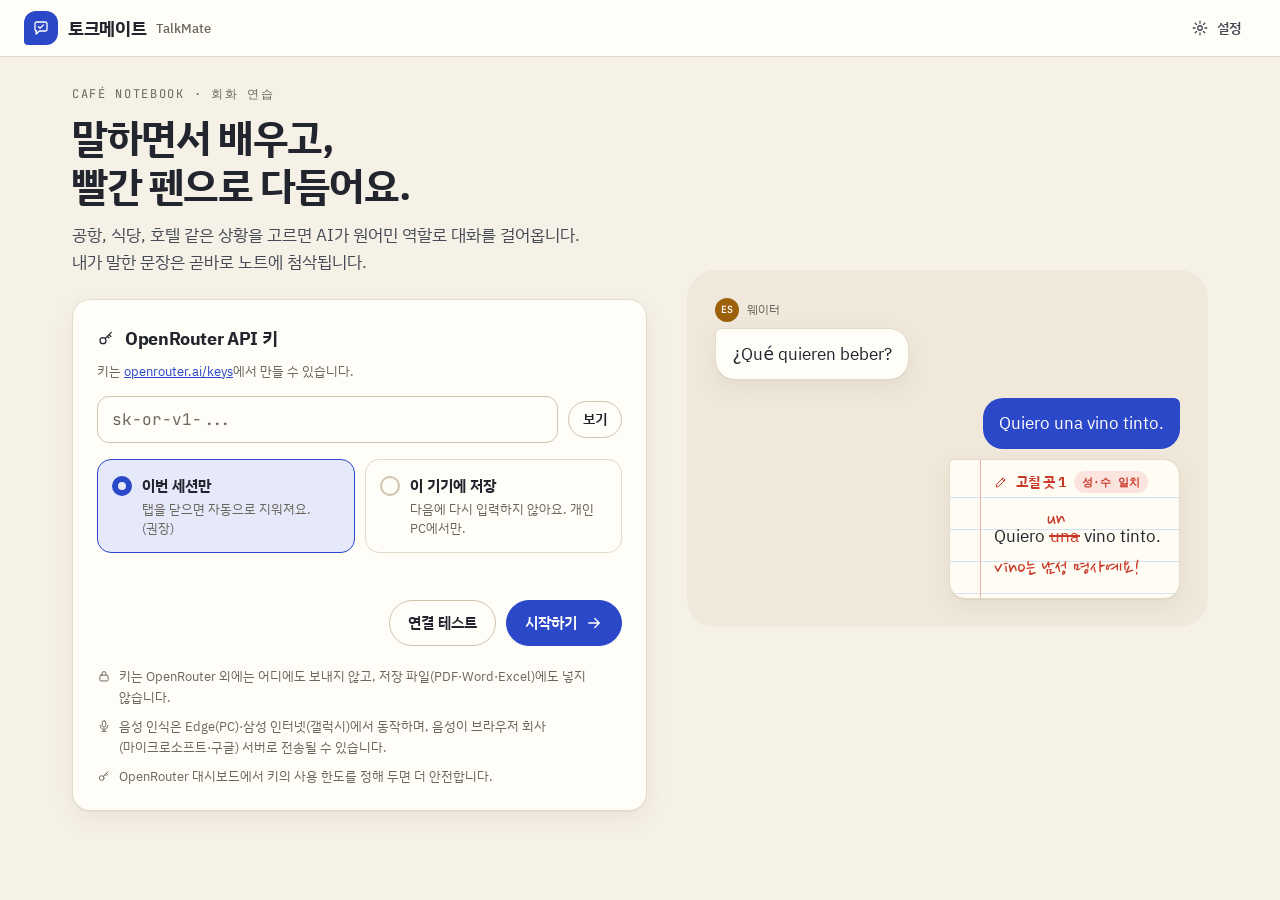
<file: talkmate/index.html>
<!doctype html>
<html lang="ko">
<head>
  <meta charset="utf-8">
  <meta name="viewport" content="width=device-width, initial-scale=1, viewport-fit=cover">
  <meta name="description" content="토크메이트(TalkMate): 상황극으로 연습하고 빨간 펜으로 첨삭받는 AI 외국어 회화 파트너">
  <meta name="theme-color" content="#F6F1E7" media="(prefers-color-scheme: light)">
  <meta name="theme-color" content="#14120E" media="(prefers-color-scheme: dark)">
  <title>토크메이트 TalkMate</title>
  <link rel="icon" href="data:image/svg+xml,<svg xmlns='http://www.w3.org/2000/svg' viewBox='0 0 24 24'><rect width='24' height='24' rx='6' fill='%232B48C8'/><path d='M6 7.5A1.5 1.5 0 0 1 7.5 6h9A1.5 1.5 0 0 1 18 7.5v6a1.5 1.5 0 0 1-1.5 1.5H11l-3.5 3v-3h0A1.5 1.5 0 0 1 6 13.5z' fill='none' stroke='white' stroke-width='1.6' stroke-linejoin='round'/></svg>">
  <link rel="preconnect" href="https://fonts.googleapis.com">
  <link rel="preconnect" href="https://fonts.gstatic.com" crossorigin>
  <link rel="stylesheet" href="https://fonts.googleapis.com/css2?family=IBM+Plex+Sans+KR:wght@400;500;600;700&family=Nanum+Pen+Script&family=JetBrains+Mono:wght@400;600&family=Noto+Sans+JP:wght@400;700&display=swap">
  <link rel="stylesheet" href="style.css">
</head>
<body>
<!-- 아이콘 (선 1.7px, round) — DESIGN.md 8장 -->
<svg width="0" height="0" style="position:absolute" aria-hidden="true">
  <symbol id="i-logo" viewBox="0 0 24 24"><path d="M4 6.5A2.5 2.5 0 0 1 6.5 4h11A2.5 2.5 0 0 1 20 6.5v7a2.5 2.5 0 0 1-2.5 2.5H10l-4.5 4v-4H6.5A2.5 2.5 0 0 1 4 13.5z"/><path d="M8.5 10.2l2.2 2.2 4.6-4.6"/></symbol>
  <symbol id="i-mic" viewBox="0 0 24 24"><rect x="9" y="3" width="6" height="11" rx="3"/><path d="M5.5 11a6.5 6.5 0 0 0 13 0M12 17.5V21M8.5 21h7"/></symbol>
  <symbol id="i-stop" viewBox="0 0 24 24"><rect x="7" y="7" width="10" height="10" rx="2.5"/></symbol>
  <symbol id="i-send" viewBox="0 0 24 24"><path d="M5 12h13M13 6l6 6-6 6"/></symbol>
  <symbol id="i-speaker" viewBox="0 0 24 24"><path d="M4 9.5v5h3.5L12 18V6L7.5 9.5z"/><path d="M15.5 9.2a4 4 0 0 1 0 5.6M18 6.8a7.5 7.5 0 0 1 0 10.4"/></symbol>
  <symbol id="i-translate" viewBox="0 0 24 24"><path d="M4 6h9M8.5 4v2M6.2 6c.4 3.6 2.6 6.4 5.8 7.6M10.8 6c-.4 3.6-2.6 6.4-5.8 7.6"/><path d="M13 20l3.5-8 3.5 8M14.2 17.3h4.6"/></symbol>
  <symbol id="i-bulb" viewBox="0 0 24 24"><path d="M9.5 17.5h5M10.5 20.5h3M12 3.5a5.8 5.8 0 0 0-3.7 10.3c.8.7 1.2 1.5 1.2 2.4v.3h5v-.3c0-.9.4-1.7 1.2-2.4A5.8 5.8 0 0 0 12 3.5z"/></symbol>
  <symbol id="i-gear" viewBox="0 0 24 24"><circle cx="12" cy="12" r="3"/><path d="M12 3v2.5M12 18.5V21M3 12h2.5M18.5 12H21M5.6 5.6l1.8 1.8M16.6 16.6l1.8 1.8M5.6 18.4l1.8-1.8M16.6 7.4l1.8-1.8"/></symbol>
  <symbol id="i-check" viewBox="0 0 24 24"><path d="M5 12.5l4.5 4.5L19 7.5"/></symbol>
  <symbol id="i-x" viewBox="0 0 24 24"><path d="M6.5 6.5l11 11M17.5 6.5l-11 11"/></symbol>
  <symbol id="i-key" viewBox="0 0 24 24"><circle cx="8" cy="15.5" r="4"/><path d="M11 12.5l8-8M16 7.5l2.5 2.5M13.8 9.7l2 2"/></symbol>
  <symbol id="i-download" viewBox="0 0 24 24"><path d="M12 4v11M7.5 10.5L12 15l4.5-4.5M5 20h14"/></symbol>
  <symbol id="i-back" viewBox="0 0 24 24"><path d="M19 12H5M11 6l-6 6 6 6"/></symbol>
  <symbol id="i-play" viewBox="0 0 24 24"><path d="M8 5.5v13l10.5-6.5z"/></symbol>
  <symbol id="i-lock" viewBox="0 0 24 24"><rect x="5" y="10.5" width="14" height="10" rx="2"/><path d="M8.5 10.5V8a3.5 3.5 0 0 1 7 0v2.5"/></symbol>
  <symbol id="i-plane" viewBox="0 0 24 24"><path d="M3 13.5l7-1.5 3.5 7.5 2-.5-1-8.5 4.5-1.5c1.2-.4 2-1.6 1.5-2.6-.5-1-1.8-1.2-3-.8l-4.5 1.5L7 2.5 5 3l3 8-4.5 1.5z"/></symbol>
  <symbol id="i-passport" viewBox="0 0 24 24"><rect x="5" y="3" width="14" height="18" rx="2"/><circle cx="12" cy="10" r="3"/><path d="M9 16h6"/></symbol>
  <symbol id="i-bed" viewBox="0 0 24 24"><path d="M3 18.5V6.5M3 14h18v4.5M21 14v-1.5a3 3 0 0 0-3-3h-7V14"/><circle cx="7" cy="11" r="1.7"/></symbol>
  <symbol id="i-dish" viewBox="0 0 24 24"><path d="M5 3v6.5a2 2 0 0 0 4 0V3M7 11.5V21M17 21V3c-2.2 1-3.5 4-3.5 8h3.5"/></symbol>
  <symbol id="i-sign" viewBox="0 0 24 24"><path d="M12 3v18M6 5.5h10.5l2.5 2.5-2.5 2.5H6zM18 13H7.5L5 15.5 7.5 18H18z"/></symbol>
  <symbol id="i-bag" viewBox="0 0 24 24"><path d="M5.5 8h13l-1 12.5h-11zM9 8V6.5a3 3 0 0 1 6 0V8"/></symbol>
  <symbol id="i-pill" viewBox="0 0 24 24"><path d="M10.5 20.5a4.6 4.6 0 0 1-6.5-6.5l9.5-9.5a4.6 4.6 0 0 1 6.5 6.5z"/><path d="M8.5 8.5l7 7"/></symbol>
  <symbol id="i-hand" viewBox="0 0 24 24"><path d="M8 12V6.5a1.5 1.5 0 0 1 3 0V11M11 10.5V5a1.5 1.5 0 0 1 3 0v5.5M14 10.5V6.5a1.5 1.5 0 0 1 3 0V13M17 11a1.5 1.5 0 0 1 3 0v3a7 7 0 0 1-7 7h-.7a6 6 0 0 1-5.1-2.9L4.5 13.5a1.5 1.5 0 0 1 2.6-1.5L8 13.5"/></symbol>
  <symbol id="i-camera" viewBox="0 0 24 24"><path d="M4 8h3l2-3h6l2 3h3v11H4z"/><circle cx="12" cy="13" r="3.5"/></symbol>
  <symbol id="i-phone" viewBox="0 0 24 24"><path d="M5 4h3.5l2 5-2.5 1.5a11 11 0 0 0 5.5 5.5L15 13.5l5 2V19a1 1 0 0 1-1 1A15 15 0 0 1 4 5a1 1 0 0 1 1-1z"/></symbol>
  <symbol id="i-chat" viewBox="0 0 24 24"><path d="M4 5h16v11H9.5L5 20v-4H4z"/></symbol>
  <symbol id="i-scale" viewBox="0 0 24 24"><path d="M12 4v16M8 20h8M5 7h14M5 7l-3 6a3 3 0 0 0 6 0zM19 7l-3 6a3 3 0 0 0 6 0z"/></symbol>
  <symbol id="i-pencil" viewBox="0 0 24 24"><path d="M4 20l1-4.5L15.5 5l3.5 3.5L8.5 19zM13.5 7l3.5 3.5"/></symbol>
  <symbol id="i-chev" viewBox="0 0 24 24"><path d="M9 6l6 6-6 6"/></symbol>
</svg>

  <header class="topbar">
    <div class="logo"><span class="logo-mark"><svg class="i" aria-hidden="true"><use href="#i-logo"/></svg></span>토크메이트 <small>TalkMate</small></div>
    <div class="top-actions">
      <span id="costBadge" class="cost-chip hidden" title="이번 대화의 누적 AI 비용"></span>
      <button id="btnSettings" class="btn sm quiet" type="button"><svg class="i" aria-hidden="true"><use href="#i-gear"/></svg><span class="lbl">설정</span></button>
    </div>
  </header>

  <main class="wrap">
    <!-- 0. 시작: API 키 입력 -->
    <section id="view-key" class="view hidden">
      <div class="hero">
        <div>
          <div class="eyebrow">Café Notebook · 회화 연습</div>
          <h1 class="h-display">말하면서 배우고,<br>빨간 펜으로 다듬어요.</h1>
          <p class="lead">공항, 식당, 호텔 같은 상황을 고르면 AI가 원어민 역할로 대화를 걸어옵니다. 내가 말한 문장은 곧바로 노트에 첨삭됩니다.</p>
          <div class="card">
            <h2 class="h-sec"><svg class="i" aria-hidden="true"><use href="#i-key"/></svg>OpenRouter API 키</h2>
            <p class="help" style="margin-top:-8px">키는 <a href="https://openrouter.ai/keys" target="_blank" rel="noopener">openrouter.ai/keys</a>에서 만들 수 있습니다.</p>
            <label class="field"><span class="vh">API 키</span>
              <div class="row nowrap">
                <input id="keyInput" class="input mono" type="password" autocomplete="off" spellcheck="false" placeholder="sk-or-v1-...">
                <button id="keyShow" class="btn sm" type="button">보기</button>
              </div>
            </label>
            <div class="radio-row" role="radiogroup" aria-label="키 보관 방식">
              <label class="radio-card"><input type="radio" name="keyMode" value="session" checked><span class="radio-dot" aria-hidden="true"></span>
                <span><b>이번 세션만</b><span>탭을 닫으면 자동으로 지워져요. (권장)</span></span></label>
              <label class="radio-card"><input type="radio" name="keyMode" value="local"><span class="radio-dot" aria-hidden="true"></span>
                <span><b>이 기기에 저장</b><span>다음에 다시 입력하지 않아요. 개인 PC에서만.</span></span></label>
            </div>
            <p id="keyResult" class="key-result" role="status"></p>
            <div class="row end">
              <button id="keyTest" class="btn" type="button">연결 테스트</button>
              <button id="keySave" class="btn primary" type="button">시작하기<svg class="i" aria-hidden="true"><use href="#i-send"/></svg></button>
            </div>
            <ul class="trust">
              <li><svg class="i sm" aria-hidden="true"><use href="#i-lock"/></svg>키는 OpenRouter 외에는 어디에도 보내지 않고, 저장 파일(PDF·Word·Excel)에도 넣지 않습니다.</li>
              <li><svg class="i sm" aria-hidden="true"><use href="#i-mic"/></svg>음성 인식은 Edge(PC)·삼성 인터넷(갤럭시)에서 동작하며, 음성이 브라우저 회사(마이크로소프트·구글) 서버로 전송될 수 있습니다.</li>
              <li><svg class="i sm" aria-hidden="true"><use href="#i-key"/></svg>OpenRouter 대시보드에서 키의 사용 한도를 정해 두면 더 안전합니다.</li>
            </ul>
          </div>
        </div>
        <div class="preview" aria-hidden="true">
          <div class="thread">
            <div class="msg ai"><div class="who"><span class="lang sm es">ES</span>웨이터</div><div class="bubble" lang="es">¿Qué quieren beber?</div></div>
            <div class="msg me"><div class="bubble" lang="es">Quiero una vino tinto.</div>
              <div class="note fix">
                <div class="head"><svg class="i sm"><use href="#i-pencil"/></svg>고칠 곳 1 <span class="badge">성·수 일치</span></div>
                <div class="orig" lang="es">Quiero <span class="mark"><s>una</s><span class="pen">un</span></span> vino tinto.</div>
                <div class="pen-comment">vino는 남성 명사예요!</div>
              </div>
            </div>
          </div>
        </div>
      </div>
    </section>

    <!-- 1. 연습 설정 -->
    <section id="view-setup" class="view hidden">
      <div id="resumeBanner" class="banner hidden">
        <span></span>
        <div class="row">
          <button id="resumeBtn" class="btn sm primary" type="button">이어서 하기</button>
          <button id="discardBtn" class="btn sm" type="button">버리기</button>
        </div>
      </div>
      <div id="fileNotice" class="banner info hidden">
        <span class="small">파일을 직접 열면(file://) 마이크 권한이 거부될 수 있습니다. GitHub Pages 주소나 로컬 서버(<code>python -m http.server</code>)로 열어 주세요.</span>
      </div>
      <div class="setup">
        <div>
          <div class="card">
            <h2 class="h-sec"><span class="step">1</span>언어와 수준</h2>
            <div id="langChoices" class="grid-lang"></div>
            <div class="opt-grid">
              <span>수준</span><div><div id="levelSeg"></div><div id="levelHint" class="help"></div></div>
              <span>말투</span><div id="toneSeg"></div>
              <span>AI 답변</span><div id="lengthSeg"></div>
            </div>
          </div>
          <div class="card">
            <h2 class="h-sec"><span class="step">2</span>상황 고르기</h2>
            <div id="scenChoices"></div>
            <div id="scenExtra"></div>
          </div>
        </div>
        <aside class="ticket" aria-label="오늘의 주문서">
          <h3>TODAY'S ORDER</h3>
          <p class="big" id="ticketTitle"></p>
          <dl id="ticketDl"></dl>
          <div class="eyebrow" id="missionCount" style="margin-bottom:6px"></div>
          <ol id="missionPreview"></ol>
          <div id="presetSeg"></div>
          <div id="presetDesc" class="help"></div>
          <div class="est" id="estimate"></div>
          <button id="startBtn" class="btn primary lg block" type="button"><svg class="i" aria-hidden="true"><use href="#i-mic"/></svg><span>대화 시작하기</span></button>
        </aside>
      </div>
    </section>

    <!-- 2. 회화 -->
    <section id="view-chat" class="view hidden">
      <div class="chat">
        <div class="chat-panel">
          <div class="chat-head">
            <div class="chat-title"><span class="tile" id="chatIcon"></span><div><b id="chatTitle"></b><small id="chatSub"></small></div></div>
            <button id="endBtn" class="btn sm primary" type="button"><span class="hide-sm">대화 종료 · </span>리포트</button>
          </div>
          <div class="progress" aria-hidden="true"><i id="turnProgress"></i></div>
          <button id="missionStrip" class="mstrip" type="button" aria-controls="chatSide" aria-expanded="false"></button>
          <div id="messages" class="chat-body thread" aria-live="polite"></div>
          <div id="turnNotice" class="notice hidden">
            <span>목표한 턴 수에 도달했어요. 마무리하고 리포트를 받아 볼까요?</span>
            <div class="row"><button id="turnEnd" class="btn sm primary" type="button">리포트 받기</button>
              <button id="turnMore" class="btn sm" type="button">계속하기</button></div>
          </div>
          <div id="hints" class="hints hidden" role="dialog" aria-label="힌트"></div>
          <div class="composer">
            <div class="inbar" id="composerBar">
              <textarea id="input" rows="1" placeholder="말하거나 입력하세요 · Enter 보내기"></textarea>
              <div class="actions">
                <button id="micBtn" class="mic" type="button" aria-label="음성 입력" aria-keyshortcuts="Space" title="음성 입력 (스페이스를 길게 누르고 말하기)"><svg class="i lg" aria-hidden="true"><use href="#i-mic"/></svg></button>
                <button id="hintBtn" class="act hint-btn" type="button" aria-keyshortcuts="Control+H" title="지금 할 만한 말을 추천받아요 (Ctrl+H)"><svg class="i" aria-hidden="true"><use href="#i-bulb"/></svg>힌트</button>
                <button id="sendBtn" class="act send" type="button"><span class="lbl">보내기</span><svg class="i" aria-hidden="true"><use href="#i-send"/></svg></button>
              </div>
            </div>
            <div class="mic-hint"><span id="micWave" class="wave hidden" aria-hidden="true"><i></i><i></i><i></i><i></i><i></i></span><span id="micStatus">마이크를 눌러 말해 보세요.</span><span class="kbd-hint" aria-hidden="true"><kbd>Space</kbd> 길게 누르고 말하기 · <kbd>Ctrl</kbd>+<kbd>H</kbd> 힌트 · <kbd>Esc</kbd> 닫기</span></div>
          </div>
        </div>
        <aside class="rail" id="chatSide">
          <div class="card">
            <h3>미션 스탬프 <span class="mono muted" id="missionTally"></span></h3>
            <ul id="missionList" class="stamps"></ul>
          </div>
          <div class="card">
            <h3>빨간 펜 집계</h3>
            <div id="liveStats" class="bars"></div>
          </div>
          <div id="liveCost"></div>
        </aside>
      </div>
    </section>

    <!-- 3. 리포트 -->
    <section id="view-report" class="view hidden">
      <button id="backChat" class="btn sm quiet no-print" type="button"><svg class="i" aria-hidden="true"><use href="#i-back"/></svg>대화로 돌아가기</button>
      <div class="report">
        <div id="reportBody"></div>
        <aside class="rail no-print">
          <div class="card">
            <h3>파일로 저장</h3>
            <div class="files">
              <button id="expPdf" class="file" type="button"><span class="ext pdf">PDF</span><span><b>PDF</b><small>리포트 + 대화 전문, 인쇄용</small></span><svg class="i" aria-hidden="true"><use href="#i-download"/></svg></button>
              <button id="expDocx" class="file" type="button"><span class="ext doc">DOC</span><span><b>Word</b><small>표·첨삭 강조 포함</small></span><svg class="i" aria-hidden="true"><use href="#i-download"/></svg></button>
              <button id="expXlsx" class="file" type="button"><span class="ext xls">XLS</span><span><b>Excel</b><small>교정 노트·표현 목록 등 7개 시트</small></span><svg class="i" aria-hidden="true"><use href="#i-download"/></svg></button>
            </div>
            <p class="help" id="fileNameHint"></p>
          </div>
          <div class="card">
            <h3>다음 연습</h3>
            <div id="reportNext"></div>
            <button id="newBtn" class="btn primary block" type="button" style="margin-top:14px">새 연습 시작</button>
          </div>
          <div id="reportReceipt"></div>
        </aside>
      </div>
    </section>
  </main>

  <!-- 설정 -->
  <dialog id="settingsDlg" aria-labelledby="setTitle">
    <form method="dialog" id="settingsForm">
      <header class="dlg-head"><h2 id="setTitle">설정</h2><button class="tool" value="cancel" type="submit" aria-label="닫기"><svg class="i" aria-hidden="true"><use href="#i-x"/></svg></button></header>
      <div class="dlg-body">
        <div class="group">
          <h3><svg class="i" aria-hidden="true"><use href="#i-key"/></svg>API 키</h3>
          <p class="small mono" id="keyStatus"></p>
          <label class="toggle-row"><span>이 기기에 저장 (localStorage)<small>끄면 이번 세션에만 보관하고, 탭을 닫으면 지워집니다</small></span><input type="checkbox" class="switch" id="setKeyPersist"></label>
          <div class="row">
            <button id="setKeyChange" class="btn sm" type="button">키 변경</button>
            <button id="setKeyTest" class="btn sm" type="button">연결 테스트 · 단가 갱신</button>
            <button id="setKeyClear" class="btn sm danger" type="button">키 지우기</button>
          </div>
          <p class="small" id="setKeyResult" role="status"></p>
        </div>

        <div class="group">
          <h3>AI 모델 <span class="muted small" style="font-weight:400">OpenRouter 모델 ID</span></h3>
          <label class="model-row"><span class="role">대화 상대</span><input class="input mono" type="text" id="setPartner" list="modelList" spellcheck="false"></label>
          <label class="model-row"><span class="role">교정·힌트·번역</span><input class="input mono" type="text" id="setCoach" list="modelList" spellcheck="false"></label>
          <label class="model-row"><span class="role">리포트</span><input class="input mono" type="text" id="setReport" list="modelList" spellcheck="false"></label>
          <datalist id="modelList"></datalist>
          <h4 class="sub-h">단가 (100만 토큰당 USD)</h4>
          <div class="price-row head"><span>모델</span><span>입력</span><span>출력</span></div>
          <div id="priceRows"></div>
          <label class="toggle-row"><span>환율 (1달러 = 원)</span><input class="input mono narrow" type="number" id="setFx" min="1" step="1"></label>
        </div>

        <div class="group">
          <h3><svg class="i" aria-hidden="true"><use href="#i-speaker"/></svg>음성</h3>
          <label class="toggle-row"><span>AI 말 자동으로 읽기</span><input type="checkbox" class="switch" id="setAutoSpeak"></label>
          <label class="toggle-row"><span>말이 끝나면 바로 보내기<small>끄면 인식된 문장을 확인하고 보냅니다</small></span><input type="checkbox" class="switch" id="setAutoSend"></label>
          <label class="field"><span>읽기 속도 <span class="mono muted" id="rateVal"></span></span><input class="range" type="range" id="setRate" min="0.6" max="1.3" step="0.05"></label>
          <label class="toggle-row"><span>음성 인식 방식<small>AI 받아쓰기는 외국어 억양을 더 잘 알아듣지만, 한 번 말할 때마다 1원 안팎의 비용이 듭니다</small></span>
            <select class="input narrow-sel" id="setSttMode"><option value="browser">브라우저 (무료)</option><option value="ai">AI 받아쓰기</option></select></label>
          <label class="model-row hidden" id="sttModelRow"><span class="role">받아쓰기 모델</span><input class="input mono" type="text" id="setSttModel" list="modelList" spellcheck="false"></label>
          <label class="toggle-row"><span>스페인어 인식 지역<small>잘 안 되면 다른 지역으로 바꿔 보세요</small></span>
            <select class="input narrow-sel" id="setSttEs"><option value="es-ES">스페인 (es-ES)</option><option value="es-MX">멕시코 (es-MX)</option><option value="es-US">미국 (es-US)</option></select></label>
          <label class="toggle-row"><span>영어 인식 지역</span>
            <select class="input narrow-sel" id="setSttEn"><option value="en-US">미국 (en-US)</option><option value="en-GB">영국 (en-GB)</option></select></label>
          <div id="voiceRows"></div>
          <div class="mic-test">
            <button id="micTestBtn" class="btn sm" type="button"><svg class="i" aria-hidden="true"><use href="#i-mic"/></svg>마이크 테스트</button>
            <div class="meter" id="micMeter" aria-hidden="true"><i></i></div>
          </div>
          <p class="small" id="micTestResult" role="status">음성 인식이 안 될 때 눌러 보세요. 브라우저가 마이크 소리를 받는지 5초 동안 확인합니다.</p>
        </div>

        <div class="group">
          <h3>대화</h3>
          <label class="toggle-row"><span>목표 턴 수<small>내가 말하는 횟수 (4~40)</small></span><input class="input mono narrow" type="number" id="setTurns" min="4" max="40" step="1"></label>
        </div>
      </div>
      <footer class="dlg-foot">
        <button id="setReset" class="btn sm danger" type="button">설정 초기화</button>
        <div class="row"><button class="btn sm" value="cancel" type="submit">취소</button><button id="setSave" class="btn sm primary" type="button">저장</button></div>
      </footer>
    </form>
  </dialog>

  <div id="toast" role="status" aria-live="polite"></div>
  <script src="app.js"></script>
</body>
</html>
</file>
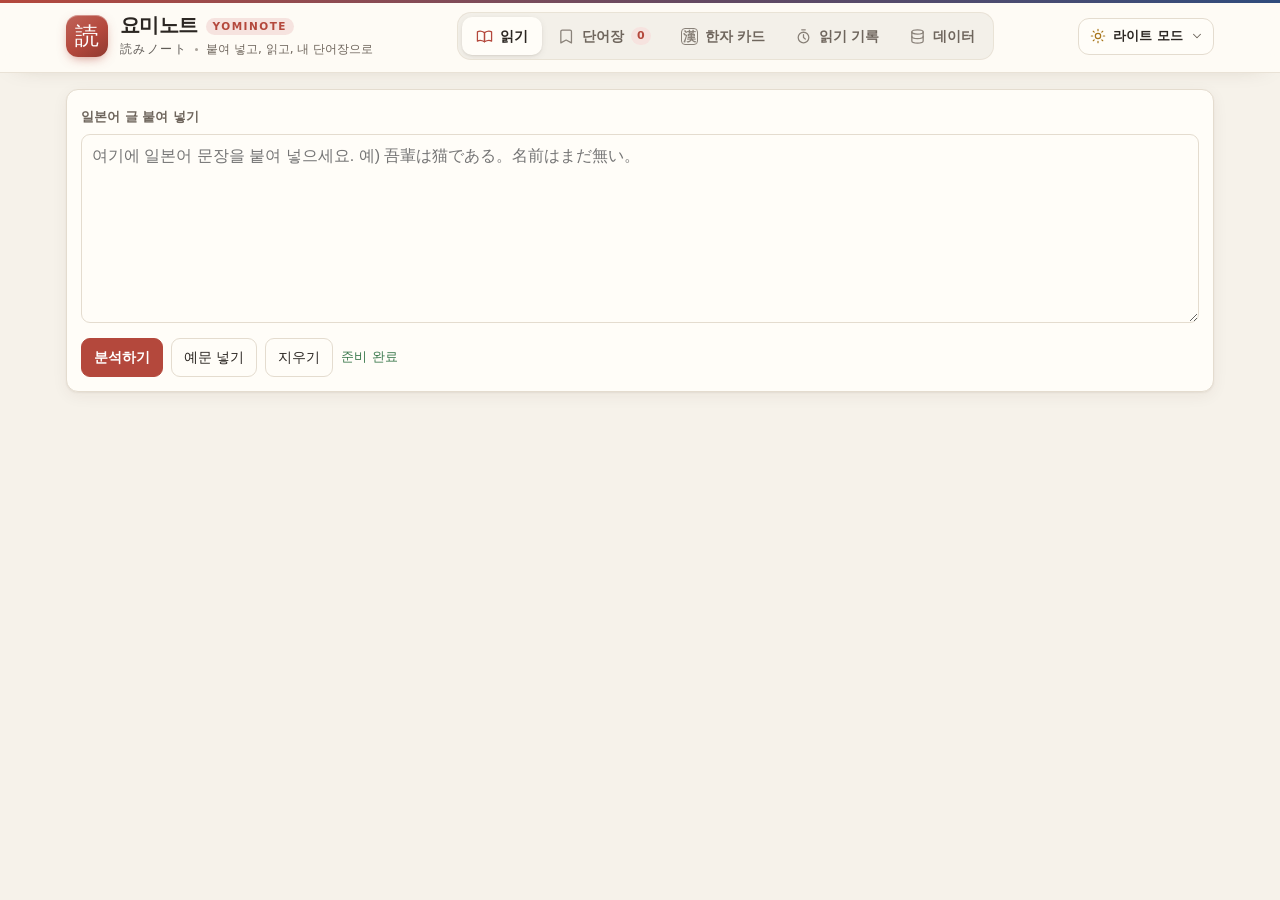
<file: yomi-note/index.html>
<!doctype html>
<html lang="ko">
<head>
  <meta charset="utf-8">
  <meta name="viewport" content="width=device-width, initial-scale=1">
  <title>요미노트 YomiNote</title>
  <meta name="description" content="일본어 글을 붙여 넣으면 후리가나와 단어 뜻을 보여 주고, 나만의 단어장을 만드는 학습기">
  <link rel="icon" href="data:image/svg+xml,%3Csvg xmlns='http://www.w3.org/2000/svg' viewBox='0 0 64 64'%3E%3Crect width='64' height='64' rx='14' fill='%23b4483c'/%3E%3Ctext x='32' y='45' font-size='34' text-anchor='middle' fill='white' font-family='sans-serif'%3E読%3C/text%3E%3C/svg%3E">
  <script>
    // 저장된 테마를 화면이 그려지기 전에 적용해 깜박임을 막습니다.
    try {
      var t = (JSON.parse(localStorage.getItem('yominote.settings') || '{}').theme) || 'light';
      document.documentElement.dataset.theme = t === 'dark' ? 'dark' : 'light';
    } catch (e) { document.documentElement.dataset.theme = 'light'; }
  </script>
  <meta name="theme-color" content="#f6f2ea">
  <link rel="stylesheet" href="css/style.css">
</head>
<body>
  <header class="app-header">
    <div class="header-inner">
      <a class="brand" href="#reader" data-tab-link="reader" aria-label="요미노트 처음 화면">
        <span class="brand-mark" aria-hidden="true">読</span>
        <span class="brand-text">
          <span class="brand-title">요미노트<span class="brand-en">YomiNote</span></span>
          <span class="brand-sub"><span lang="ja">読みノート</span><i aria-hidden="true"></i>붙여 넣고, 읽고, 내 단어장으로</span>
        </span>
      </a>
      <nav class="tabs" role="tablist" aria-label="주 메뉴">
        <button role="tab" data-tab="reader" aria-selected="true"><svg class="tab-ic" viewBox="0 0 24 24" aria-hidden="true"><path d="M2 5.5C4.5 4 8 4 12 6.5v13C8 17 4.5 17 2 18.5z"/><path d="M22 5.5C19.5 4 16 4 12 6.5v13c4-2.5 7.5-2.5 10-1z"/></svg><span>읽기</span></button>
        <button role="tab" data-tab="vocab" aria-selected="false"><svg class="tab-ic" viewBox="0 0 24 24" aria-hidden="true"><path d="M6 3h11a2 2 0 0 1 2 2v16l-7.5-4L4 21V5a2 2 0 0 1 2-2z"/></svg><span>단어장</span><span class="count" id="vocab-count">0</span></button>
        <button role="tab" data-tab="kanji" aria-selected="false"><span class="tab-ic kanji-ic" aria-hidden="true">漢</span><span>한자 카드</span></button>
        <button role="tab" data-tab="speed" aria-selected="false"><svg class="tab-ic" viewBox="0 0 24 24" aria-hidden="true"><circle cx="12" cy="13.5" r="7.5"/><path d="M12 9.5v4l2.5 2M9.5 2.5h5"/></svg><span>읽기 기록</span></button>
        <button role="tab" data-tab="data" aria-selected="false"><svg class="tab-ic" viewBox="0 0 24 24" aria-hidden="true"><ellipse cx="12" cy="5.5" rx="8" ry="3"/><path d="M4 5.5v13c0 1.7 3.6 3 8 3s8-1.3 8-3v-13"/><path d="M4 12c0 1.7 3.6 3 8 3s8-1.3 8-3"/></svg><span>데이터</span></button>
      </nav>
      <label class="theme-picker" title="화면 테마">
        <svg class="theme-ic sun" viewBox="0 0 24 24" aria-hidden="true"><circle cx="12" cy="12" r="4"/><path d="M12 2v2M12 20v2M4.9 4.9l1.4 1.4M17.7 17.7l1.4 1.4M2 12h2M20 12h2M4.9 19.1l1.4-1.4M17.7 6.3l1.4-1.4"/></svg>
        <svg class="theme-ic moon" viewBox="0 0 24 24" aria-hidden="true"><path d="M20.5 14.5A8.5 8.5 0 0 1 9.5 3.5a8.5 8.5 0 1 0 11 11z"/></svg>
        <span class="sr-only">테마</span>
        <select id="opt-theme" aria-label="테마 선택">
          <option value="light">라이트 모드</option>
          <option value="dark">다크 모드</option>
        </select>
        <svg class="chev" viewBox="0 0 24 24" aria-hidden="true"><path d="m6 9 6 6 6-6"/></svg>
      </label>
    </div>
  </header>

  <main>
    <!-- ================= 읽기 ================= -->
    <section class="panel" id="tab-reader" role="tabpanel">
      <div class="input-area" id="input-area">
        <label for="source-text" class="label">일본어 글 붙여 넣기</label>
        <textarea id="source-text" rows="6" placeholder="여기에 일본어 문장을 붙여 넣으세요. 예) 吾輩は猫である。名前はまだ無い。"></textarea>
        <div class="row">
          <button class="btn primary" id="btn-analyze">분석하기</button>
          <button class="btn" id="btn-sample">예문 넣기</button>
          <button class="btn ghost" id="btn-clear">지우기</button>
          <span class="status" id="analyzer-status">형태소 사전 준비 중…</span>
        </div>
      </div>

      <div class="toolbar" id="reader-toolbar" hidden>
        <div class="tool-group">
          <label class="switch"><input type="checkbox" id="opt-furigana" checked><span>후리가나</span></label>
          <select id="opt-furigana-level" title="후리가나를 표시할 한자 범위">
            <option value="0">모든 단어에 표시</option>
            <option value="5">N5 단어는 숨기기</option>
            <option value="4">N4까지 숨기기</option>
            <option value="3">N3까지 숨기기</option>
            <option value="2">N2까지 숨기기</option>
          </select>
          <label class="switch"><input type="checkbox" id="opt-highlight" checked><span>단어장 단어 강조</span></label>
          <label class="inline">글자 <input type="range" id="opt-size" min="16" max="34" value="22"></label>
        </div>
        <div class="tool-group">
          <button class="btn" id="btn-tts-all">🔊 전체 읽기</button>
          <button class="btn" id="btn-tts-stop" disabled>■ 정지</button>
          <label class="inline">속도 <input type="range" id="opt-rate" min="0.5" max="1.5" step="0.1" value="1"><output id="rate-out">1.0</output></label>
          <select id="opt-voice" title="일본어 음성"></select>
        </div>
        <div class="tool-group">
          <button class="btn" id="btn-timer">⏱️ 읽기 시작</button>
          <span class="timer" id="timer-display" hidden>00:00</span>
          <button class="btn ghost" id="btn-timer-cancel" hidden>취소</button>
          <button class="btn ghost" id="btn-edit">✏️ 글 수정</button>
          <button class="btn ghost" id="btn-print-text">🖨️ 본문 PDF</button>
        </div>
      </div>

      <div class="reader-layout">
        <article class="reader" id="reader" lang="ja" aria-live="polite"></article>
        <aside class="word-panel" id="word-panel" hidden></aside>
      </div>
      <p class="hint" id="reader-hint" hidden>단어를 누르면 읽기·뜻·JLPT 급수를 볼 수 있어요. 한자를 눌러 카드도 열어 보세요.</p>
    </section>

    <!-- ================= 단어장 ================= -->
    <section class="panel" id="tab-vocab" role="tabpanel" hidden>
      <div class="subtabs">
        <button class="subtab active" data-sub="words">단어 <span id="cnt-words">0</span></button>
        <button class="subtab" data-sub="kanji">한자 <span id="cnt-kanji">0</span></button>
      </div>
      <div class="filters">
        <input type="search" id="vocab-search" placeholder="검색 (표기·읽기·뜻·메모)">
        <select id="vocab-jlpt">
          <option value="">JLPT 전체</option>
          <option value="5">N5</option><option value="4">N4</option><option value="3">N3</option>
          <option value="2">N2</option><option value="1">N1</option><option value="0">급외</option>
        </select>
        <select id="vocab-status">
          <option value="">상태 전체</option>
          <option value="learning">외우는 중</option>
          <option value="known">외웠어요</option>
        </select>
        <select id="vocab-sort">
          <option value="new">최근 추가순</option>
          <option value="old">오래된 순</option>
          <option value="kana">읽기순(あいう)</option>
          <option value="jlpt">JLPT 쉬운 순</option>
        </select>
      </div>
      <details class="add-form">
        <summary>＋ 직접 추가하기</summary>
        <form id="manual-add" autocomplete="off">
          <input name="word" placeholder="표기 (예: 勉強 / 漢)" required>
          <input name="reading" placeholder="읽기 (예: べんきょう)">
          <input name="ko" placeholder="한국어 뜻">
          <input name="en" placeholder="영어 뜻 (선택)">
          <button class="btn primary" type="submit">추가</button>
        </form>
      </details>
      <div class="export-bar">
        <span class="label">내보내기</span>
        <select id="export-scope" title="내보낼 범위">
          <option value="all">단어 + 한자 전체</option>
          <option value="current">지금 보이는 목록만</option>
        </select>
        <button class="btn" data-export="xlsx">📊 엑셀</button>
        <button class="btn" data-export="docx">📝 워드</button>
        <button class="btn" data-export="pdf">📄 PDF</button>
        <button class="btn ghost" data-export="csv">CSV</button>
        <button class="btn ghost" id="btn-tts-vocab">🔊 목록 읽기</button>
      </div>
      <div id="vocab-list" class="vocab-list"></div>
    </section>

    <!-- ================= 한자 카드 ================= -->
    <section class="panel" id="tab-kanji" role="tabpanel" hidden>
      <div class="filters">
        <select id="kanji-source">
          <option value="text">지금 읽는 글의 한자</option>
          <option value="vocab">단어장의 한자</option>
          <option value="all">JLPT 한자 전체</option>
        </select>
        <div class="chips" id="kanji-levels">
          <button class="chip active" data-level="">전체</button>
          <button class="chip" data-level="5">N5</button>
          <button class="chip" data-level="4">N4</button>
          <button class="chip" data-level="3">N3</button>
          <button class="chip" data-level="2">N2</button>
          <button class="chip" data-level="1">N1</button>
          <button class="chip" data-level="0">급외</button>
        </div>
        <input type="search" id="kanji-search" placeholder="한자·읽기·뜻 검색">
      </div>
      <p class="hint" id="kanji-summary"></p>
      <div class="kanji-grid" id="kanji-grid"></div>
    </section>

    <!-- ================= 읽기 기록 ================= -->
    <section class="panel" id="tab-speed" role="tabpanel" hidden>
      <div class="stats" id="speed-stats"></div>
      <div class="chart" id="speed-chart"></div>
      <table class="table" id="speed-table">
        <thead><tr><th>날짜</th><th>글</th><th>글자 수</th><th>걸린 시간</th><th>속도(자/분)</th><th></th></tr></thead>
        <tbody></tbody>
      </table>
      <p class="hint">읽기 탭에서 <b>⏱️ 읽기 시작</b> → 다 읽은 뒤 <b>다 읽었어요</b>를 누르면 기록됩니다. 글자 수는 공백·줄바꿈을 뺀 문자 수입니다.</p>
    </section>

    <!-- ================= 데이터 ================= -->
    <section class="panel" id="tab-data" role="tabpanel" hidden>
      <div class="card-box">
        <h2>백업과 복원</h2>
        <p>모든 데이터(단어장·읽기 기록·설정)는 이 브라우저의 <b>localStorage</b>에만 저장됩니다. 브라우저 데이터를 지우거나 다른 기기에서 쓰려면 백업 파일을 활용하세요.</p>
        <div class="row">
          <button class="btn primary" id="btn-backup">⬇️ 백업 파일(JSON) 저장</button>
          <label class="btn">⬆️ 백업 불러오기<input type="file" id="file-restore" accept="application/json,.json" hidden></label>
        </div>
        <p class="hint" id="storage-usage"></p>
      </div>
      <div class="card-box">
        <h2>음성(TTS) 확인</h2>
        <p id="voice-info"></p>
        <div class="row">
          <input id="tts-test" value="こんにちは。今日もいい天気ですね。" lang="ja">
          <button class="btn" id="btn-tts-test">🔊 들어 보기</button>
        </div>
      </div>
      <div class="card-box danger">
        <h2>초기화</h2>
        <p>단어장과 읽기 기록을 모두 지웁니다. 되돌릴 수 없으니 먼저 백업하세요.</p>
        <button class="btn danger" id="btn-reset">모든 데이터 지우기</button>
      </div>
      <div class="card-box">
        <h2>데이터 출처</h2>
        <ul class="credits">
          <li>형태소 분석: <a href="https://github.com/takuyaa/kuromoji.js" target="_blank" rel="noopener">kuromoji.js</a> (Apache-2.0, IPADIC)</li>
          <li>단어 뜻·JLPT: <a href="https://github.com/jamsinclair/open-anki-jlpt-decks" target="_blank" rel="noopener">open-anki-jlpt-decks</a> (MIT, JMdict 기반)</li>
          <li>한자 정보: <a href="https://github.com/davidluzgouveia/kanji-data" target="_blank" rel="noopener">kanji-data</a> (MIT) · <a href="https://www.edrdg.org/wiki/index.php/KANJIDIC_Project" target="_blank" rel="noopener">KANJIDIC2</a> (CC BY-SA 4.0, EDRDG)</li>
          <li>획순: <a href="https://kanjivg.tagaini.net/" target="_blank" rel="noopener">KanjiVG</a> (CC BY-SA 3.0, Ulrich Apel) — 카드를 열 때 GitHub에서 불러옵니다.</li>
          <li>엑셀: <a href="https://sheetjs.com/" target="_blank" rel="noopener">SheetJS</a> (Apache-2.0) · 워드: <a href="https://docx.js.org/" target="_blank" rel="noopener">docx</a> (MIT)</li>
        </ul>
      </div>
    </section>
  </main>

  <!-- 한자 카드 모달 -->
  <dialog id="kanji-dialog" class="kanji-dialog">
    <div id="kanji-dialog-body"></div>
  </dialog>

  <div class="toast" id="toast" role="status" aria-live="polite"></div>

  <script src="vendor/kuromoji/kuromoji.js"></script>
  <script type="module" src="js/app.js"></script>
</body>
</html>
</file>
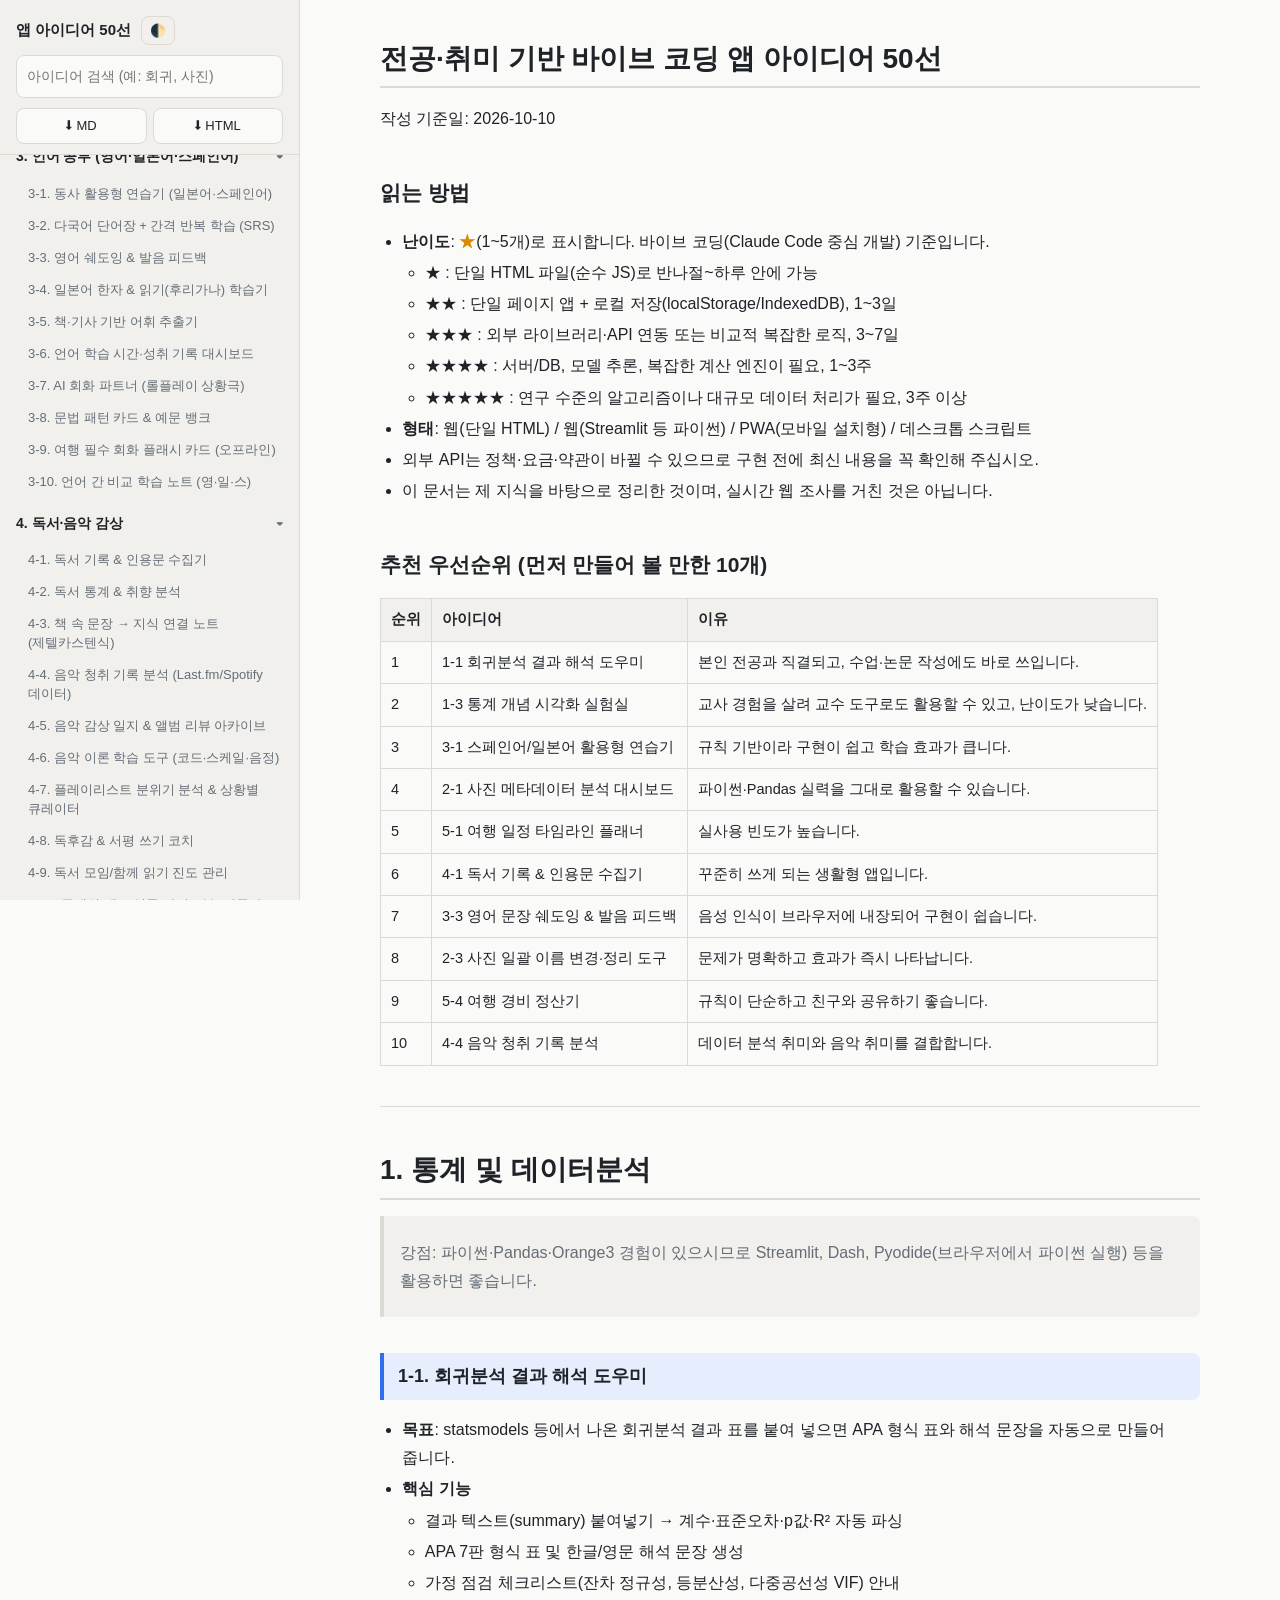
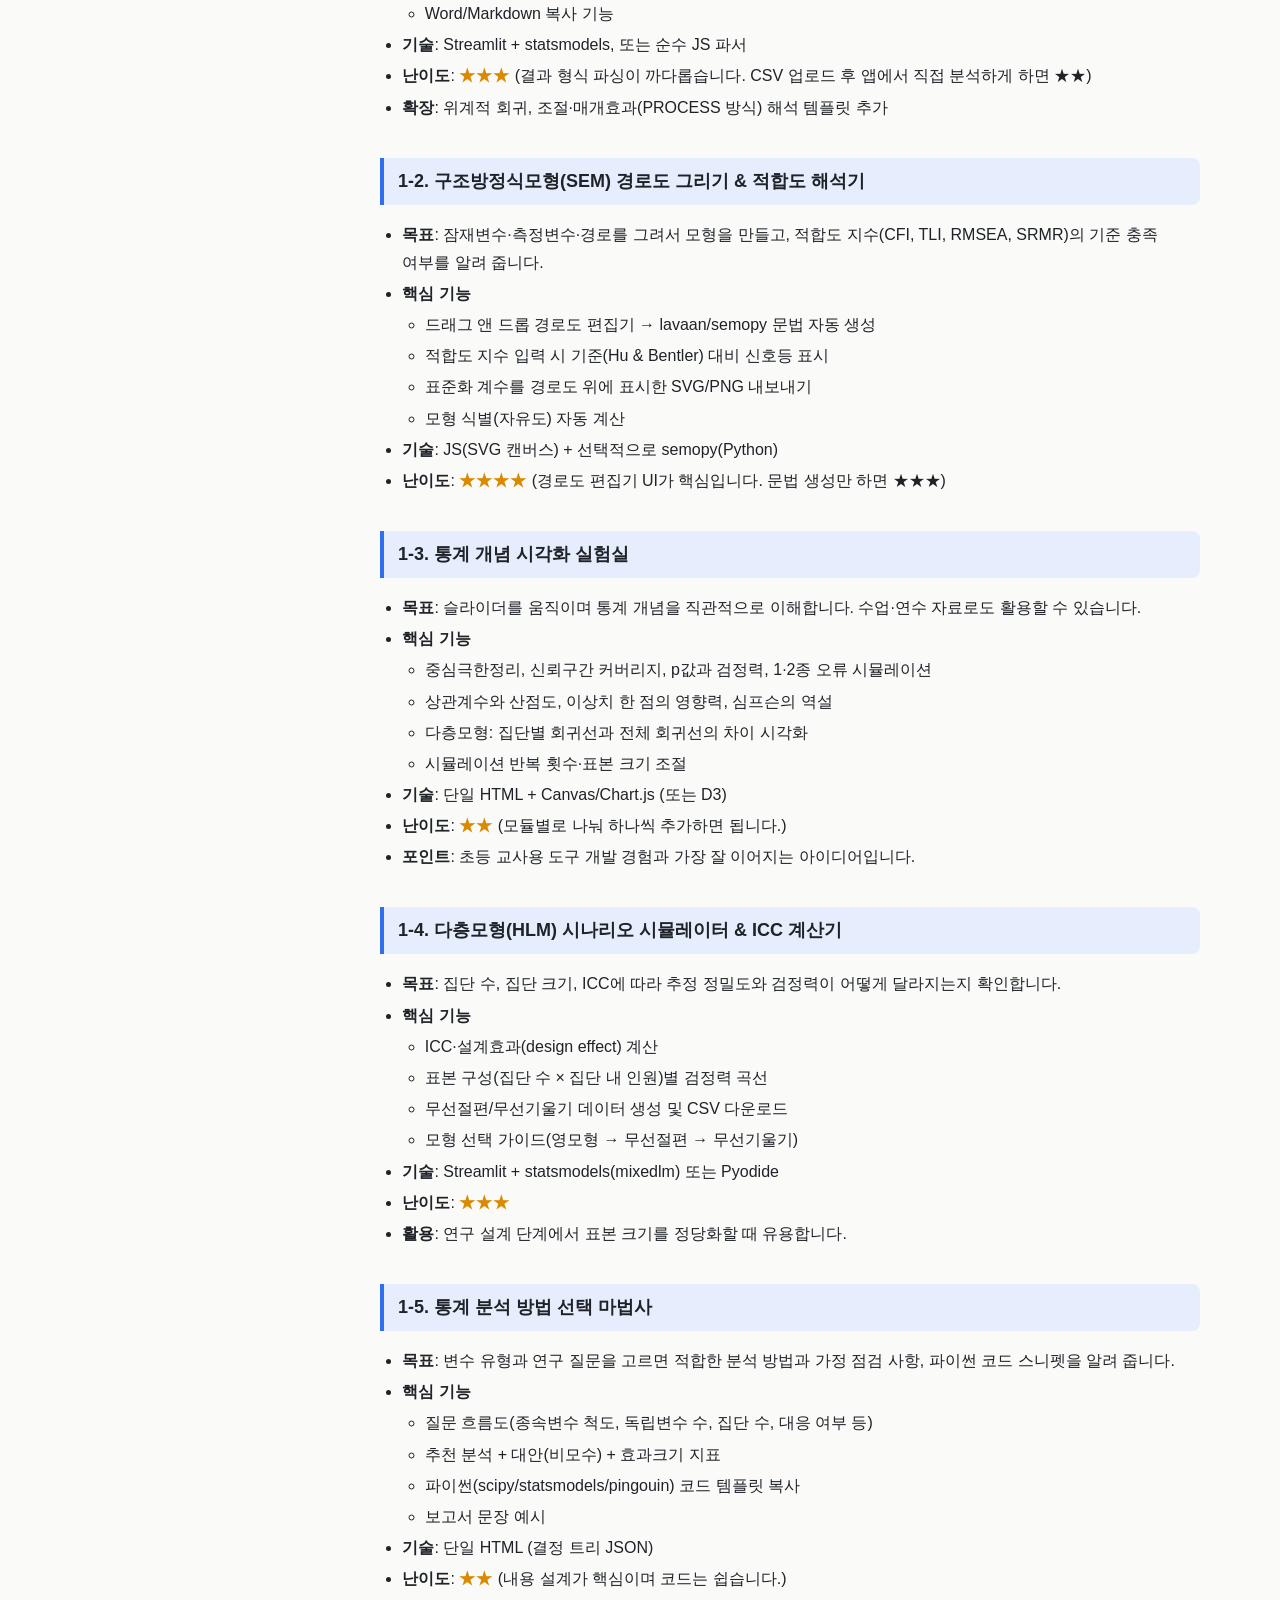
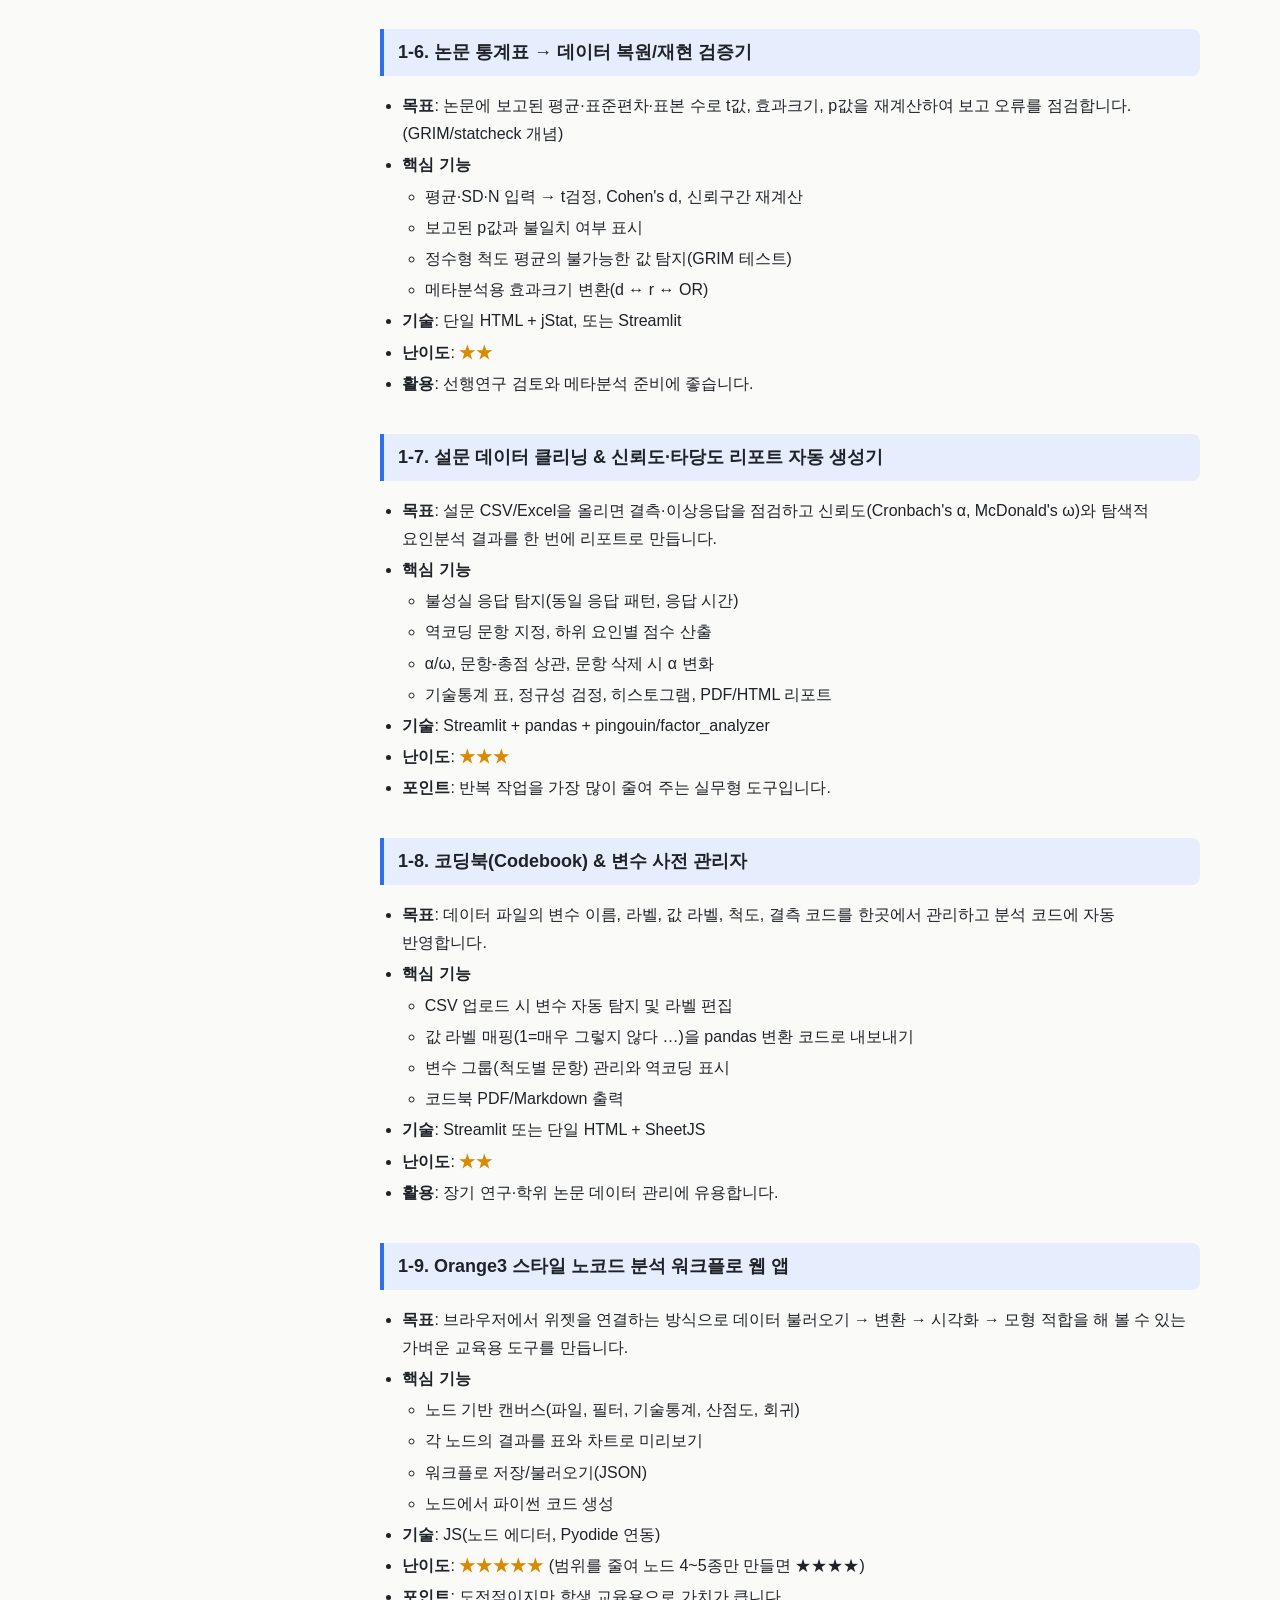
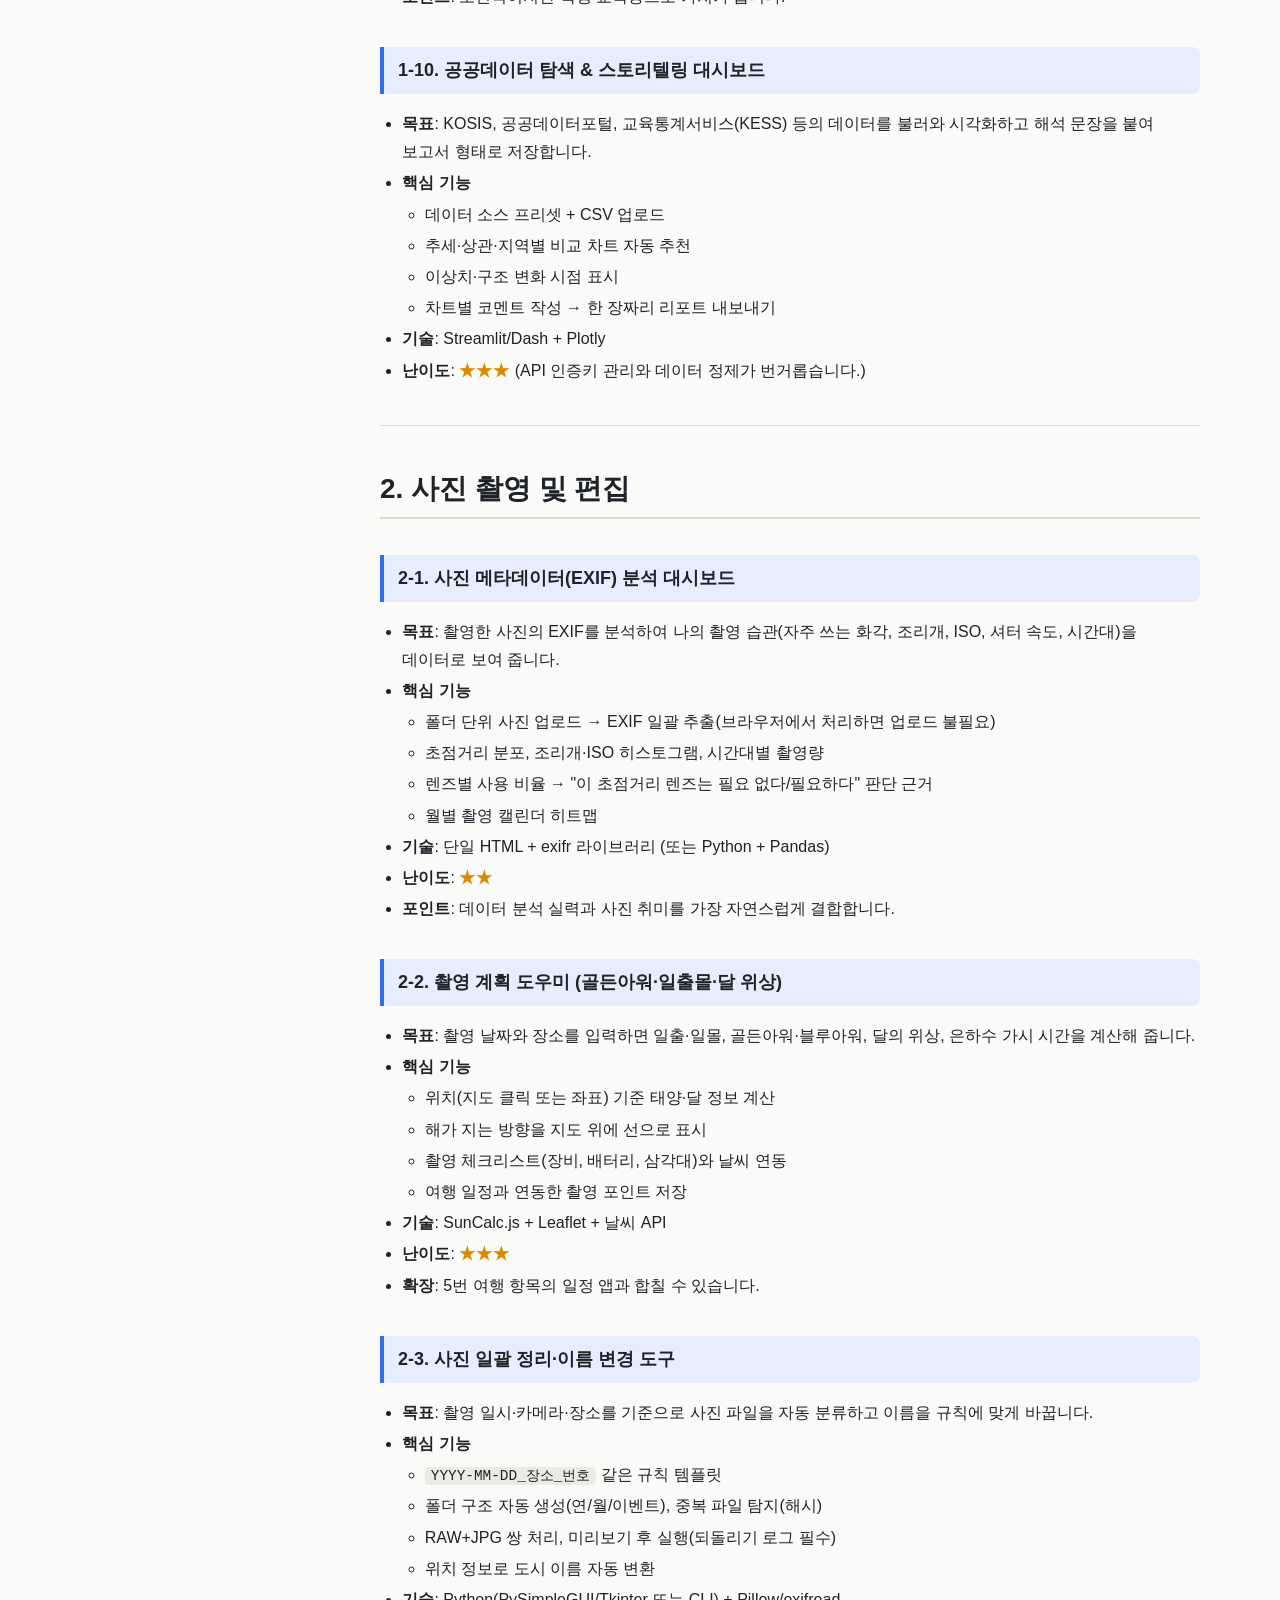
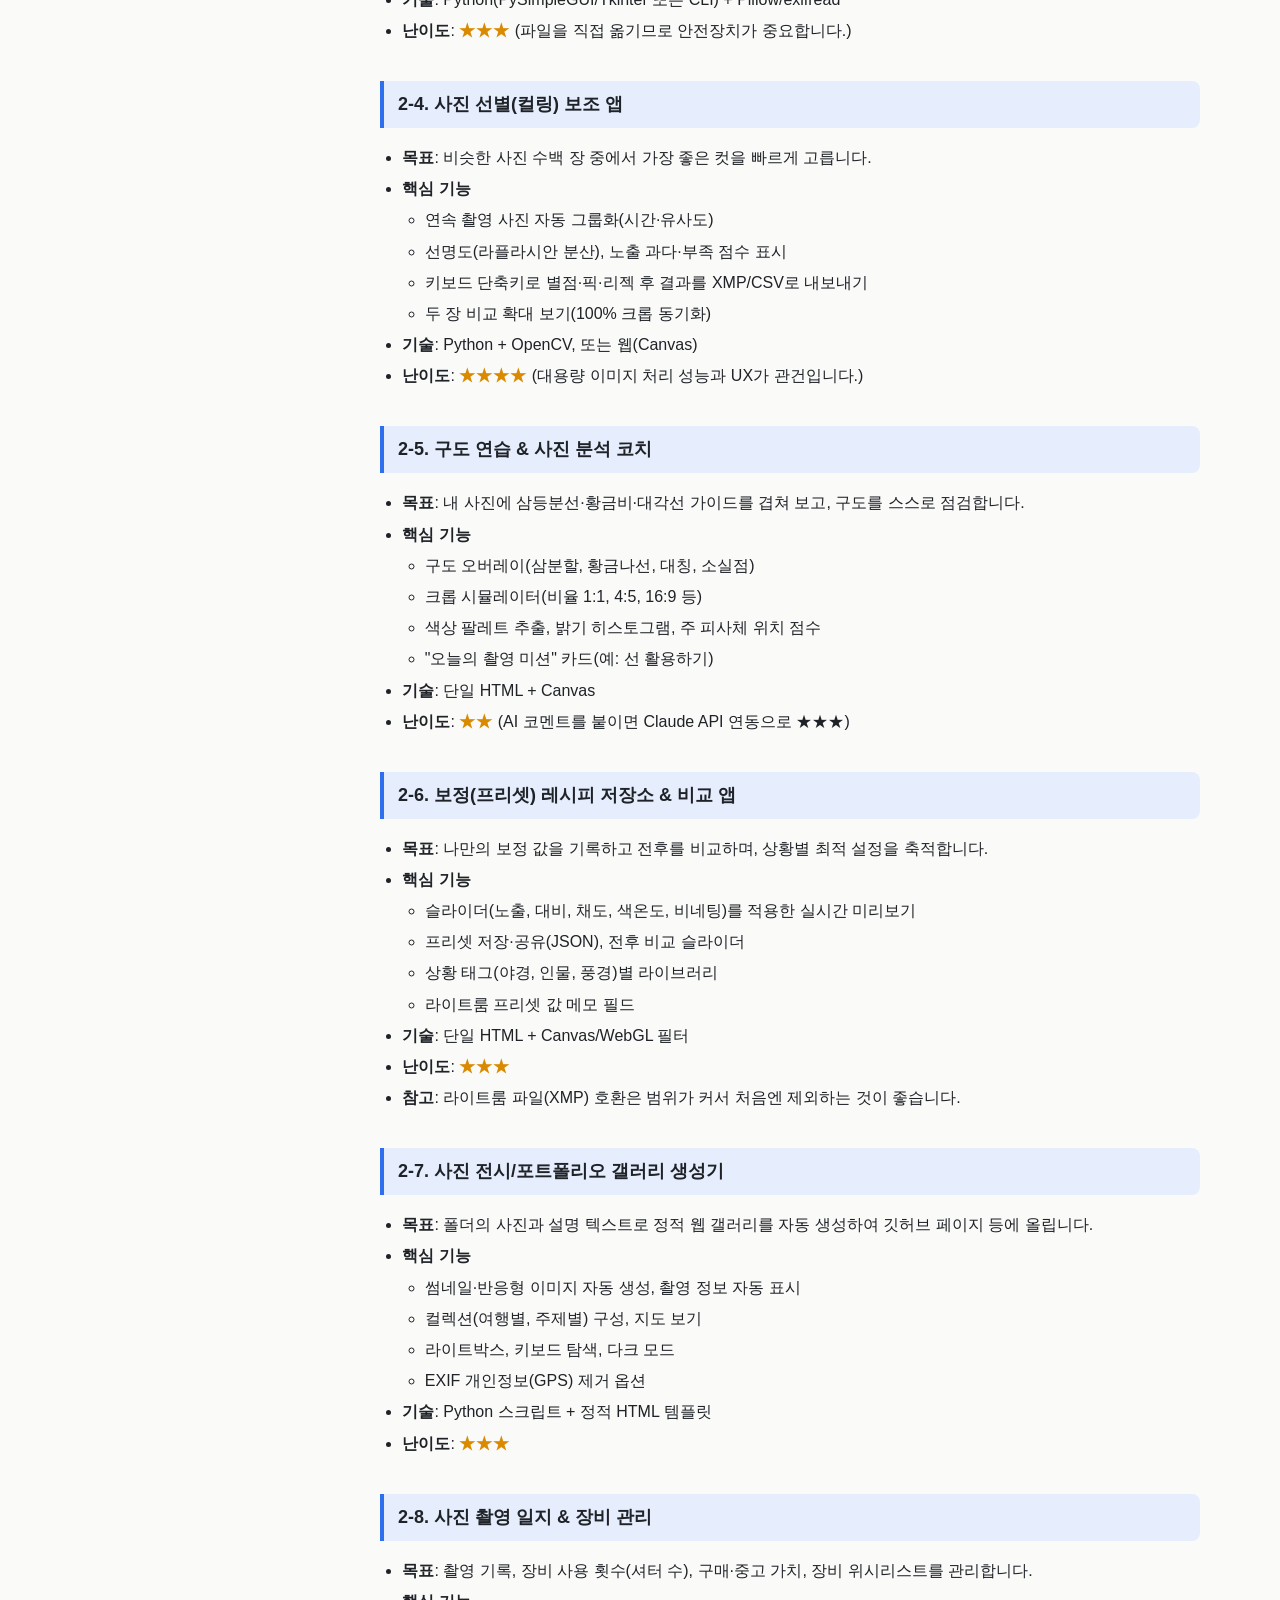
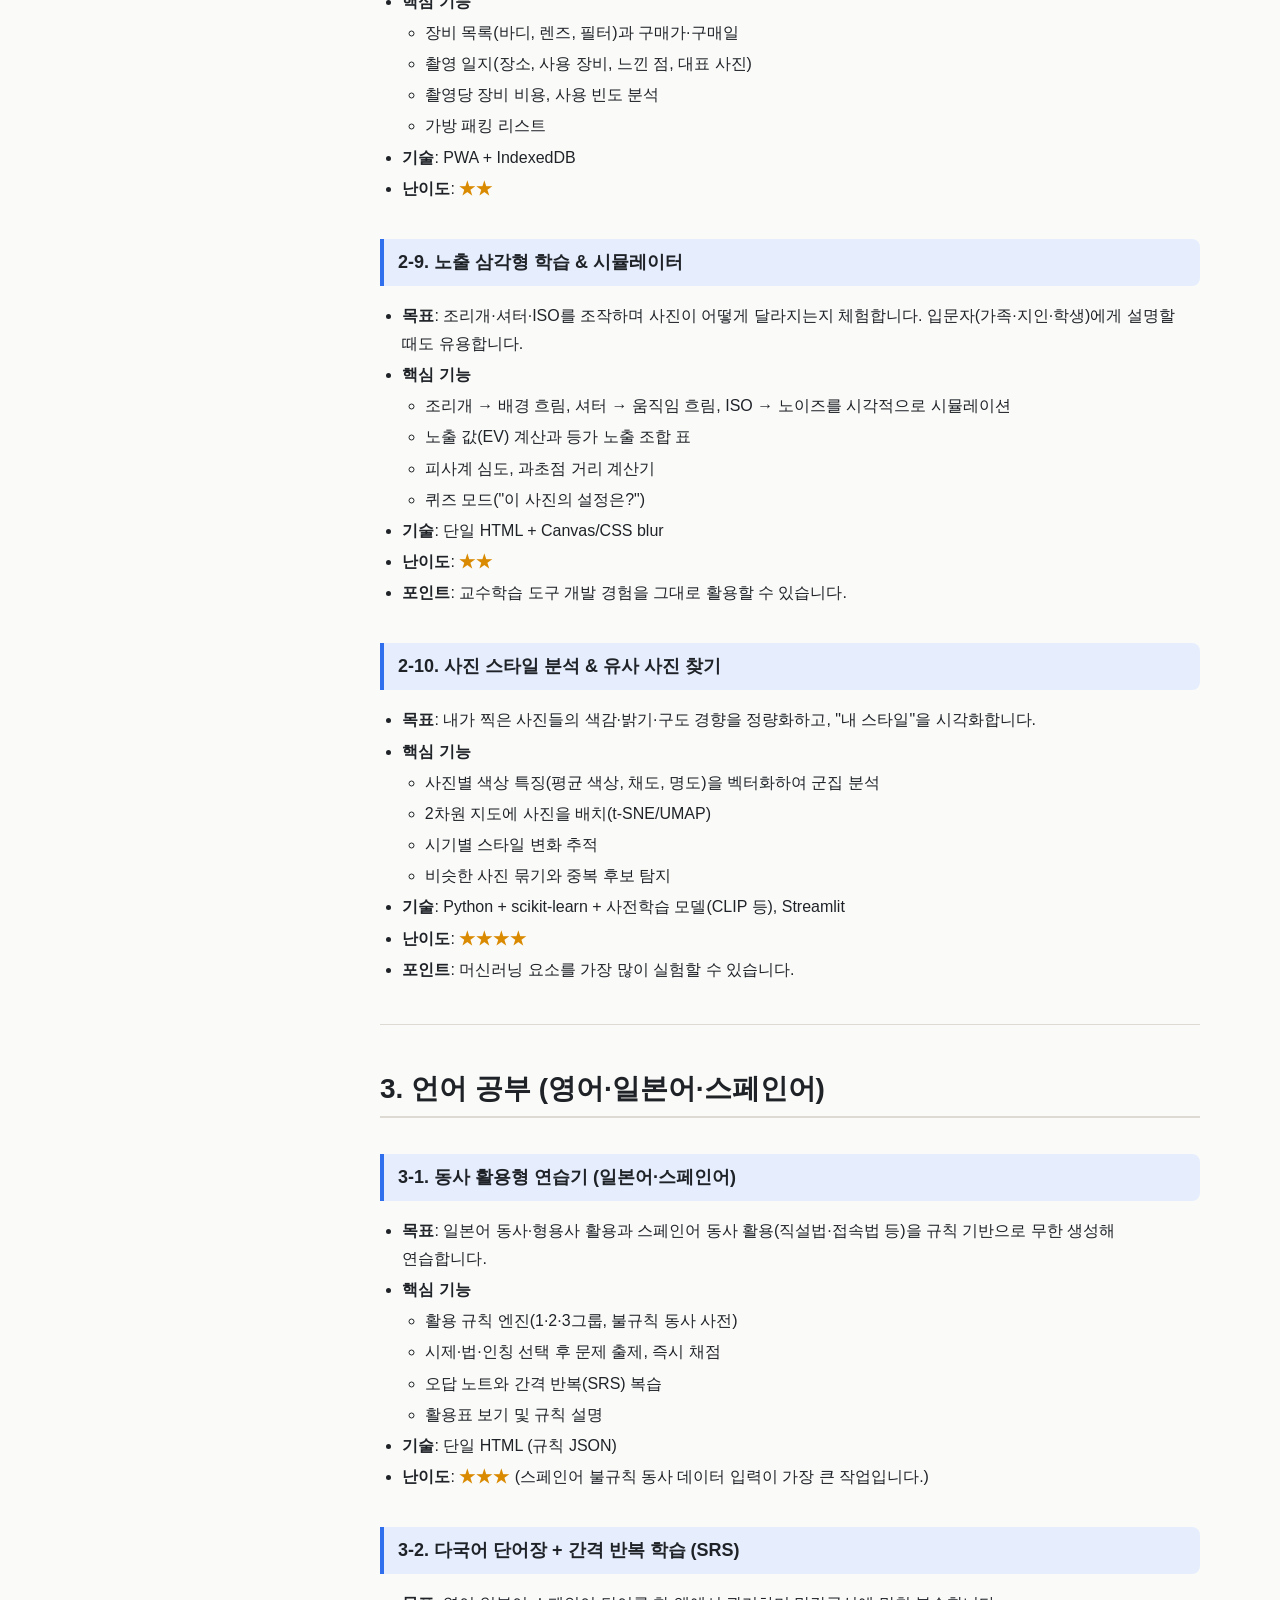
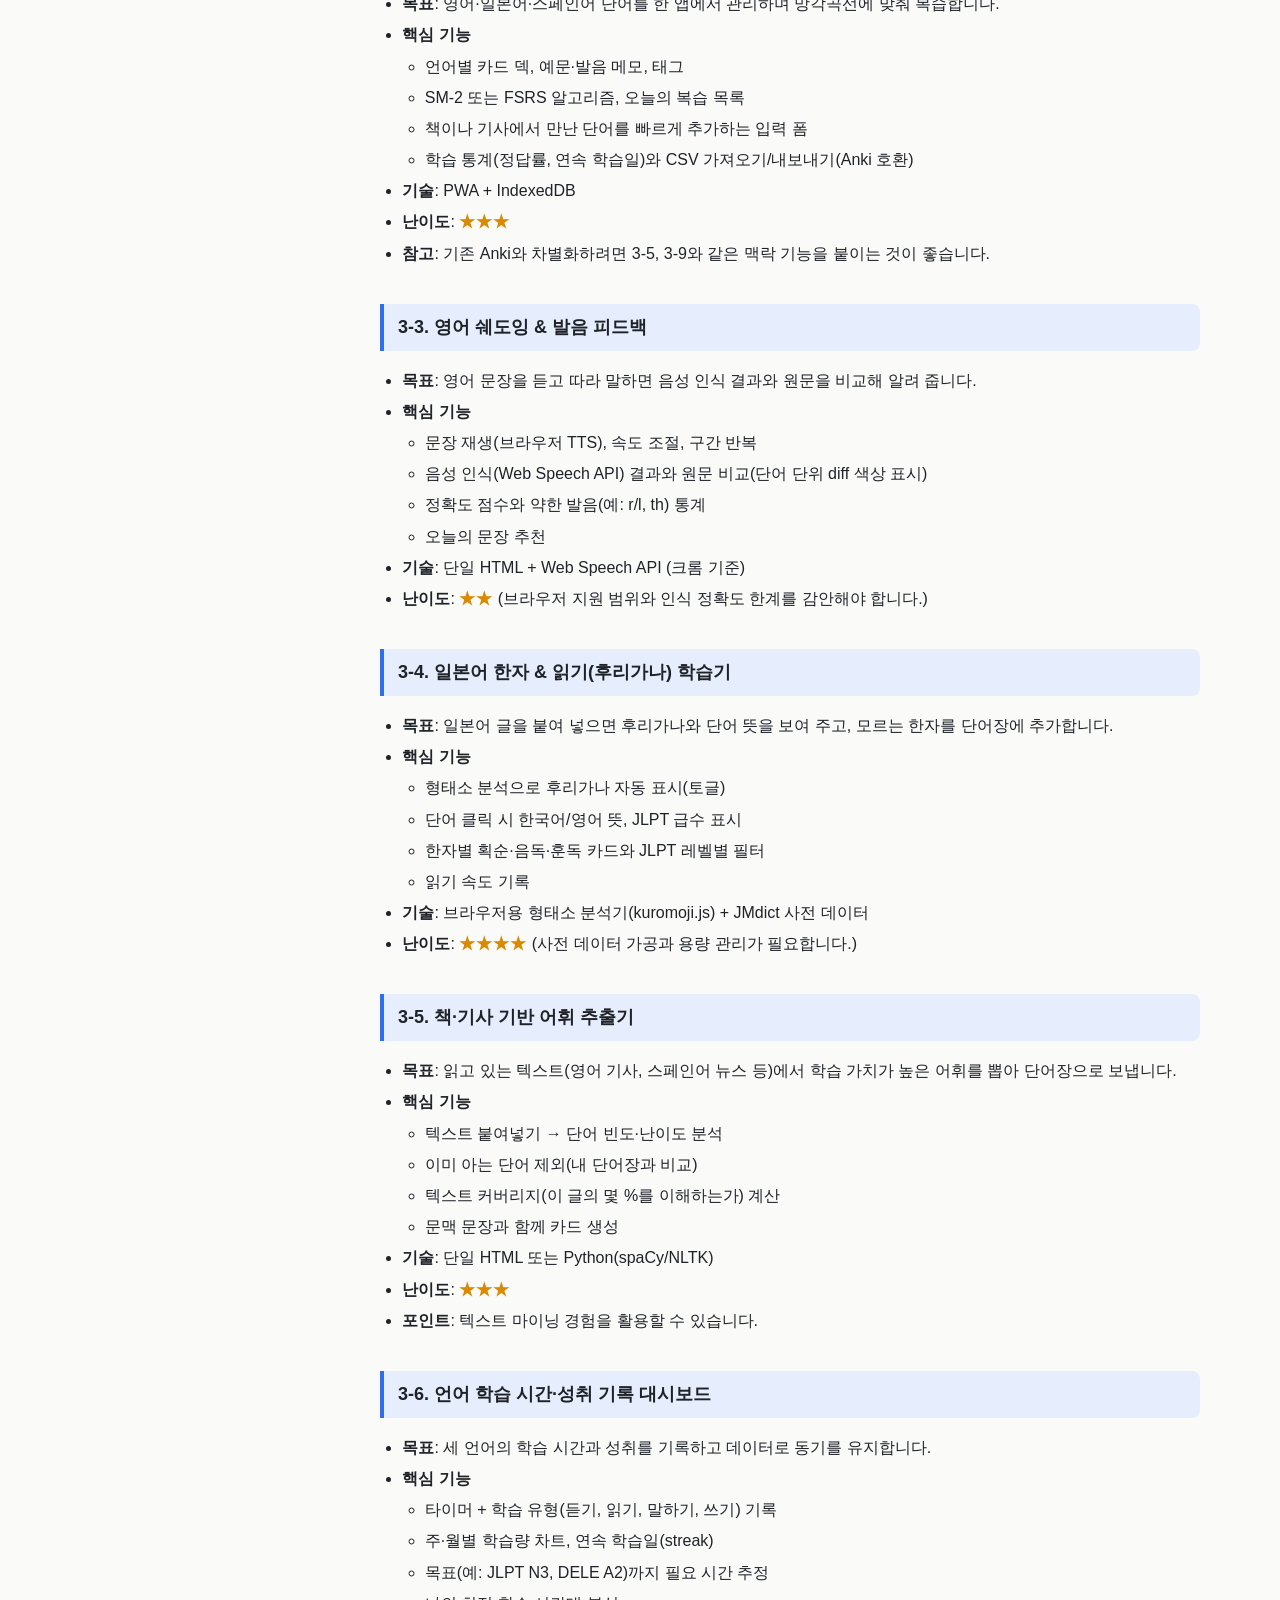
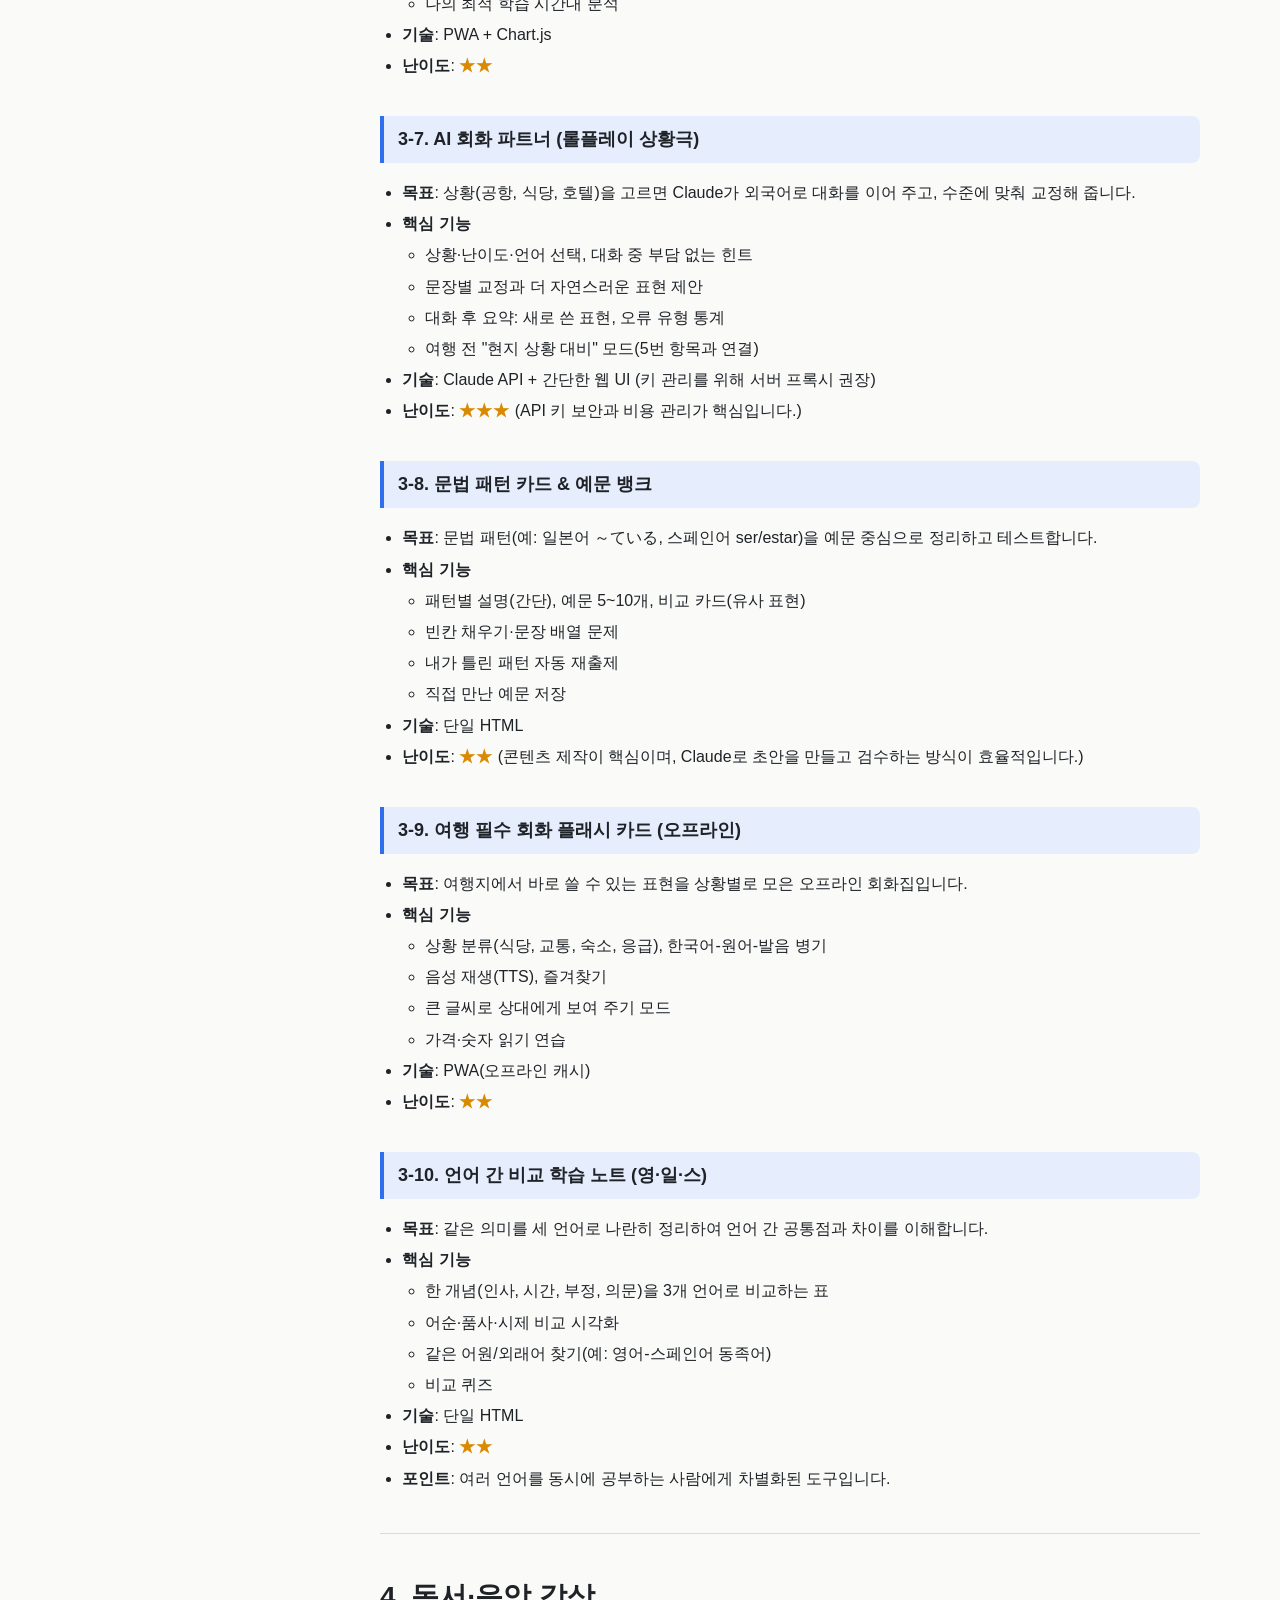
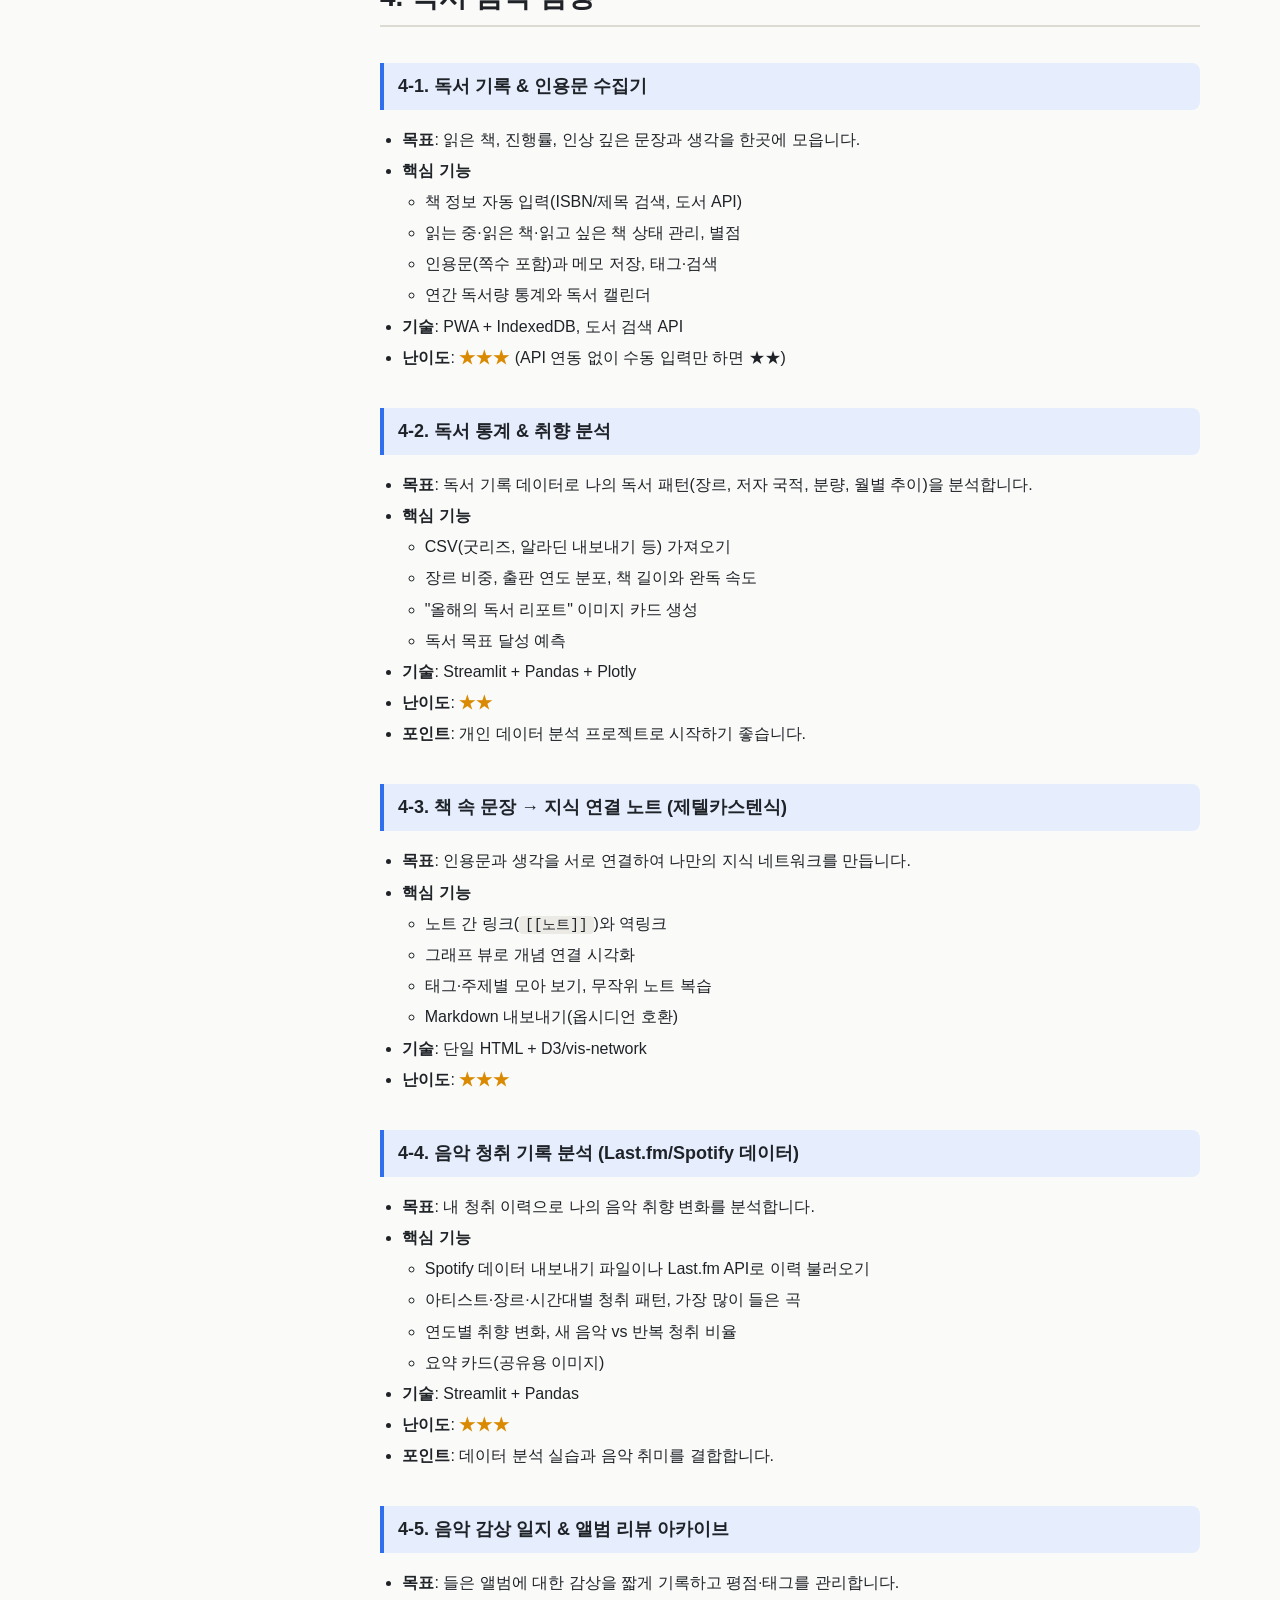
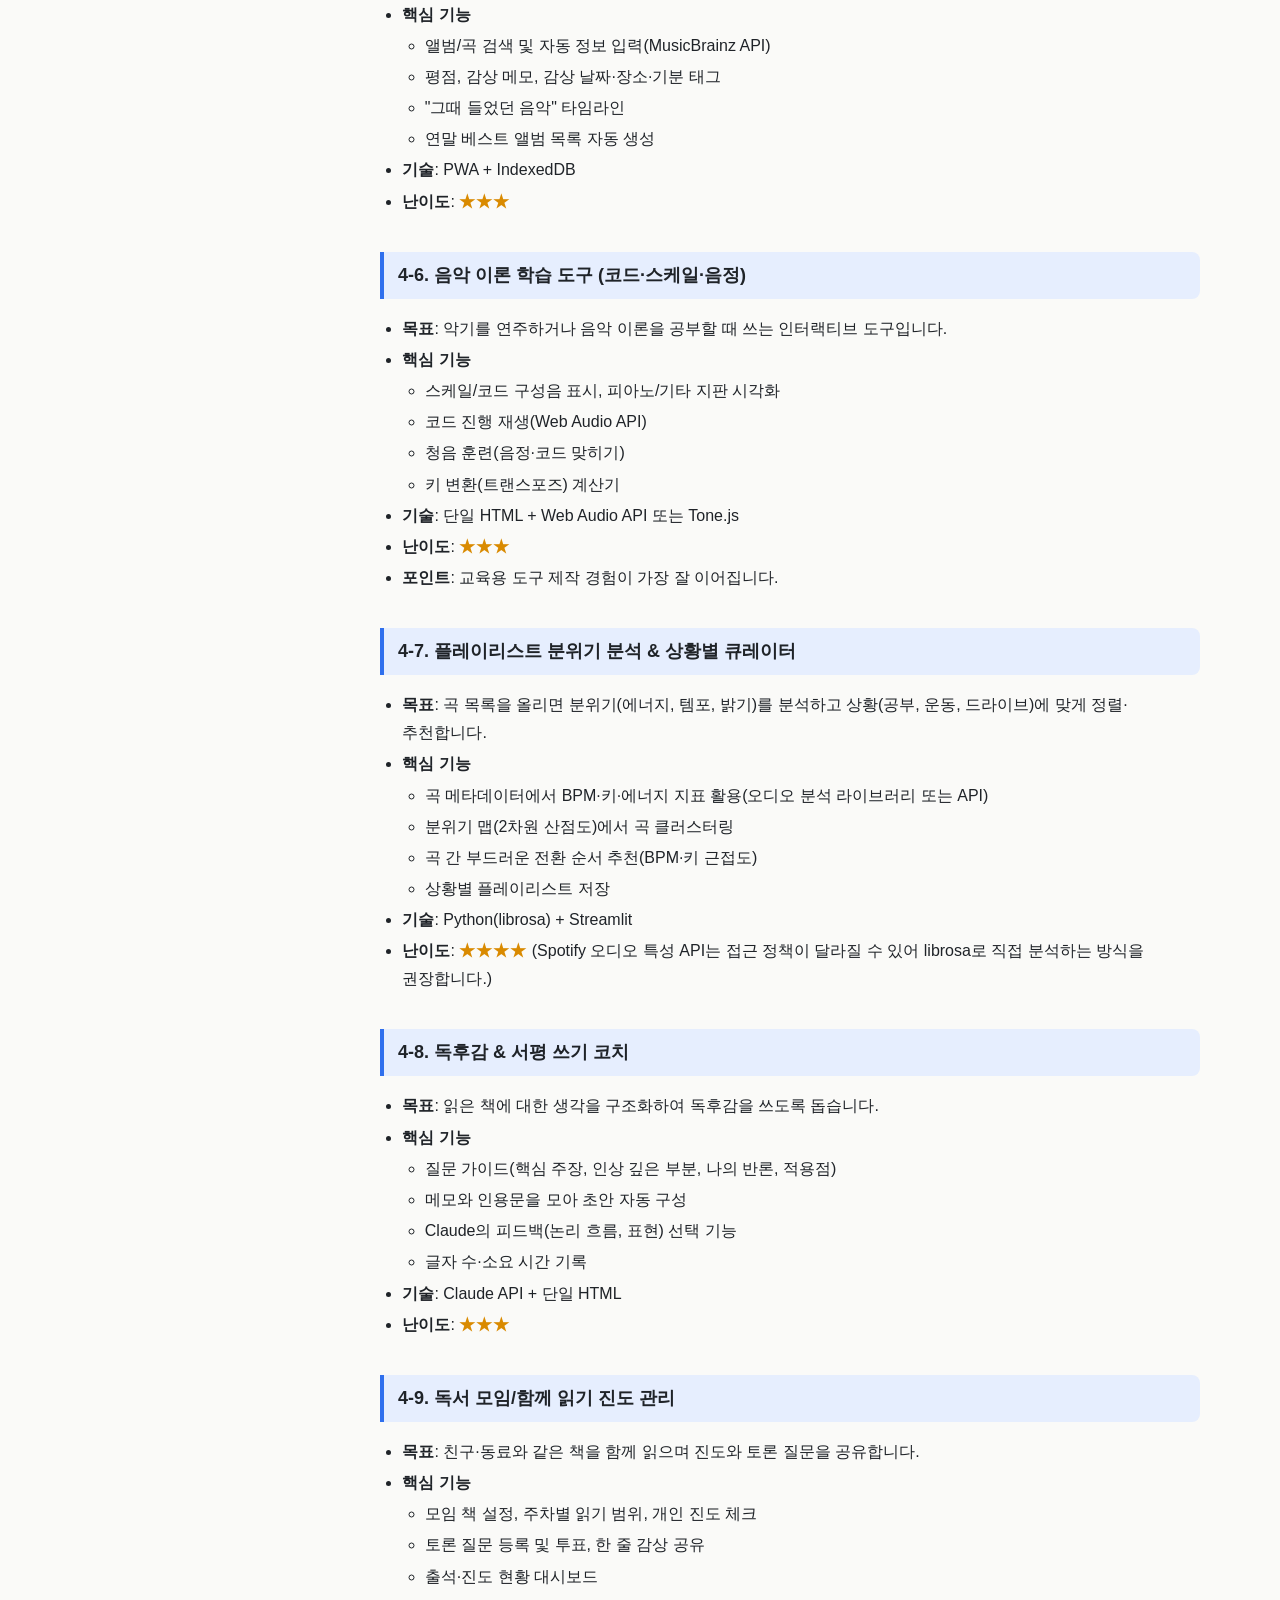
<file: app-ideas-hobbies.html>
<!doctype html>
<html lang="ko">
<head>
<meta charset="utf-8">
<meta name="viewport" content="width=device-width, initial-scale=1">
<title>전공·취미 기반 앱 아이디어 50선</title>
<style>
:root{--bg:#fafaf8;--panel:#f1f0ec;--text:#1f2328;--muted:#656d76;--line:#dcdad3;--accent:#2f6fed;--accent-bg:#e6eefe;--code:#eceae4;--star:#d98a00}
@media (prefers-color-scheme:dark){:root:not([data-theme=light]){--bg:#17181a;--panel:#1f2124;--text:#e6e6e3;--muted:#9aa0a6;--line:#33363a;--accent:#7aa2ff;--accent-bg:#26324d;--code:#2a2c30;--star:#f0b43c}}
:root[data-theme=dark]{--bg:#17181a;--panel:#1f2124;--text:#e6e6e3;--muted:#9aa0a6;--line:#33363a;--accent:#7aa2ff;--accent-bg:#26324d;--code:#2a2c30;--star:#f0b43c}
*{box-sizing:border-box}
html{scroll-behavior:smooth;scroll-padding-top:20px}
body{margin:0;background:var(--bg);color:var(--text);font:16px/1.75 -apple-system,BlinkMacSystemFont,"Apple SD Gothic Neo","Malgun Gothic","Noto Sans KR",sans-serif;word-break:keep-all}
#side{position:fixed;inset:0 auto 0 0;width:300px;background:var(--panel);border-right:1px solid var(--line);display:flex;flex-direction:column;z-index:20;transition:transform .2s}
.side-top{padding:16px 16px 10px;border-bottom:1px solid var(--line)}
.side-top h2{font-size:15px;margin:0 0 10px;line-height:1.4}
#q{width:100%;padding:8px 10px;border:1px solid var(--line);border-radius:8px;background:var(--bg);color:var(--text);font:inherit;font-size:14px}
.dl{display:flex;gap:6px;margin-top:10px}
.dl a{flex:1;text-align:center;font-size:13px;padding:6px 4px;border:1px solid var(--line);border-radius:8px;color:var(--text);text-decoration:none;background:var(--bg)}
.dl a:hover{border-color:var(--accent);color:var(--accent)}
#nav{overflow-y:auto;padding:8px 8px 40px;flex:1}
.grp{margin:2px 0}
.grp-h{display:flex;width:100%;align-items:center;justify-content:space-between;background:none;border:0;color:var(--text);font:inherit;font-size:14px;font-weight:700;padding:8px;border-radius:6px;cursor:pointer;text-align:left}
.grp-h.static{cursor:default;color:var(--muted);font-size:12px;letter-spacing:.04em}
.grp-h a{color:inherit;text-decoration:none;flex:1}
.grp-h:hover:not(.static){background:var(--accent-bg)}
.chev{transition:transform .15s;color:var(--muted)}
.grp:not(.open) .chev{transform:rotate(-90deg)}
.grp:not(.open) ul{display:none}
.grp ul{list-style:none;margin:0 0 6px;padding:0}
.grp li a{display:block;padding:5px 10px 5px 18px;font-size:13px;line-height:1.45;color:var(--muted);text-decoration:none;border-left:2px solid transparent;border-radius:0 6px 6px 0}
.grp li a:hover{color:var(--text);background:var(--accent-bg)}
.grp li a.active{color:var(--accent);border-left-color:var(--accent);background:var(--accent-bg);font-weight:600}
li.hide{display:none}
main{margin-left:300px;padding:40px 32px 120px}
article{max-width:820px;margin:0 auto}
h1{font-size:28px;line-height:1.35;margin:1.6em 0 .6em;padding-bottom:.3em;border-bottom:2px solid var(--line)}
article>h1:first-child{margin-top:0}
h2{font-size:21px;margin:2em 0 .6em}
h3{font-size:18px;margin:2em 0 .5em;padding:10px 14px;background:var(--accent-bg);border-left:4px solid var(--accent);border-radius:0 8px 8px 0;line-height:1.5}
blockquote{margin:1em 0;padding:.4em 1em;border-left:4px solid var(--line);color:var(--muted);background:var(--panel);border-radius:0 8px 8px 0}
table{border-collapse:collapse;width:100%;margin:1em 0;font-size:14.5px;display:block;overflow-x:auto}
th,td{border:1px solid var(--line);padding:8px 10px;text-align:left;vertical-align:top}
th{background:var(--panel)}
code{background:var(--code);padding:1px 6px;border-radius:4px;font-size:.9em}
hr{border:0;border-top:1px solid var(--line);margin:2.5em 0}
ul,ol{padding-left:1.4em}
li{margin:.2em 0}
.stars{color:var(--star);letter-spacing:1px;font-weight:700}
#menu,#top{position:fixed;z-index:30;border:1px solid var(--line);background:var(--panel);color:var(--text);border-radius:10px;cursor:pointer;font-size:16px}
#menu{display:none;top:12px;left:12px;width:42px;height:42px}
#top{right:16px;bottom:16px;width:42px;height:42px;opacity:0;pointer-events:none;transition:opacity .2s}
#top.show{opacity:1;pointer-events:auto}
#theme{background:none;border:1px solid var(--line);color:var(--text);border-radius:8px;cursor:pointer;padding:6px 8px;font-size:13px;margin-left:6px}
#scrim{display:none}
@media (max-width:900px){
 #side{transform:translateX(-100%);width:min(320px,86vw)}
 body.open #side{transform:none}
 body.open #scrim{display:block;position:fixed;inset:0;background:#0006;z-index:15}
 #menu{display:block}
 body.open #menu{display:none}
 main{margin-left:0;padding:70px 16px 100px}
 h1{font-size:23px}
}
@media print{#side,#menu,#top{display:none}main{margin:0}}
</style>
</head>
<body>
<button id="menu" aria-label="목차 열기">☰</button>
<div id="scrim"></div>
<aside id="side">
 <div class="side-top">
  <h2>앱 아이디어 50선 <button id="theme" title="테마 전환">🌓</button></h2>
  <input id="q" type="search" placeholder="아이디어 검색 (예: 회귀, 사진)" aria-label="목차 검색">
  <div class="dl">
   <a href="app-ideas-hobbies.md" download="app-ideas-hobbies.md">⬇ MD</a>
   <a id="dlhtml" href="app-ideas-hobbies.html" download="app-ideas-hobbies.html">⬇ HTML</a>
  </div>
 </div>
 <nav id="nav"><div class="grp"><div class="grp-h static">개요</div><ul><li><a href="#읽는-방법">읽는 방법</a></li><li><a href="#추천-우선순위-먼저-만들어-볼-만한-10개">추천 우선순위 (먼저 만들어 볼 만한 10개)</a></li><li><a href="#바이브-코딩-시작-팁">바이브 코딩 시작 팁</a></li></ul></div><div class="grp open"><button class="grp-h" aria-expanded="true"><a href="#1-통계-및-데이터분석">1. 통계 및 데이터분석</a><span class="chev">▾</span></button><ul><li><a href="#1-1-회귀분석-결과-해석-도우미">1-1. 회귀분석 결과 해석 도우미</a></li><li><a href="#1-2-구조방정식모형-sem-경로도-그리기-적합도-해석기">1-2. 구조방정식모형(SEM) 경로도 그리기 &amp; 적합도 해석기</a></li><li><a href="#1-3-통계-개념-시각화-실험실">1-3. 통계 개념 시각화 실험실</a></li><li><a href="#1-4-다층모형-hlm-시나리오-시뮬레이터-icc-계산기">1-4. 다층모형(HLM) 시나리오 시뮬레이터 &amp; ICC 계산기</a></li><li><a href="#1-5-통계-분석-방법-선택-마법사">1-5. 통계 분석 방법 선택 마법사</a></li><li><a href="#1-6-논문-통계표-데이터-복원-재현-검증기">1-6. 논문 통계표 → 데이터 복원/재현 검증기</a></li><li><a href="#1-7-설문-데이터-클리닝-신뢰도-타당도-리포트-자동-생성기">1-7. 설문 데이터 클리닝 &amp; 신뢰도·타당도 리포트 자동 생성기</a></li><li><a href="#1-8-코딩북-codebook-변수-사전-관리자">1-8. 코딩북(Codebook) &amp; 변수 사전 관리자</a></li><li><a href="#1-9-orange3-스타일-노코드-분석-워크플로-웹-앱">1-9. Orange3 스타일 노코드 분석 워크플로 웹 앱</a></li><li><a href="#1-10-공공데이터-탐색-스토리텔링-대시보드">1-10. 공공데이터 탐색 &amp; 스토리텔링 대시보드</a></li></ul></div><div class="grp open"><button class="grp-h" aria-expanded="true"><a href="#2-사진-촬영-및-편집">2. 사진 촬영 및 편집</a><span class="chev">▾</span></button><ul><li><a href="#2-1-사진-메타데이터-exif-분석-대시보드">2-1. 사진 메타데이터(EXIF) 분석 대시보드</a></li><li><a href="#2-2-촬영-계획-도우미-골든아워-일출몰-달-위상">2-2. 촬영 계획 도우미 (골든아워·일출몰·달 위상)</a></li><li><a href="#2-3-사진-일괄-정리-이름-변경-도구">2-3. 사진 일괄 정리·이름 변경 도구</a></li><li><a href="#2-4-사진-선별-컬링-보조-앱">2-4. 사진 선별(컬링) 보조 앱</a></li><li><a href="#2-5-구도-연습-사진-분석-코치">2-5. 구도 연습 &amp; 사진 분석 코치</a></li><li><a href="#2-6-보정-프리셋-레시피-저장소-비교-앱">2-6. 보정(프리셋) 레시피 저장소 &amp; 비교 앱</a></li><li><a href="#2-7-사진-전시-포트폴리오-갤러리-생성기">2-7. 사진 전시/포트폴리오 갤러리 생성기</a></li><li><a href="#2-8-사진-촬영-일지-장비-관리">2-8. 사진 촬영 일지 &amp; 장비 관리</a></li><li><a href="#2-9-노출-삼각형-학습-시뮬레이터">2-9. 노출 삼각형 학습 &amp; 시뮬레이터</a></li><li><a href="#2-10-사진-스타일-분석-유사-사진-찾기">2-10. 사진 스타일 분석 &amp; 유사 사진 찾기</a></li></ul></div><div class="grp open"><button class="grp-h" aria-expanded="true"><a href="#3-언어-공부-영어-일본어-스페인어">3. 언어 공부 (영어·일본어·스페인어)</a><span class="chev">▾</span></button><ul><li><a href="#3-1-동사-활용형-연습기-일본어-스페인어">3-1. 동사 활용형 연습기 (일본어·스페인어)</a></li><li><a href="#3-2-다국어-단어장-간격-반복-학습-srs">3-2. 다국어 단어장 + 간격 반복 학습 (SRS)</a></li><li><a href="#3-3-영어-쉐도잉-발음-피드백">3-3. 영어 쉐도잉 &amp; 발음 피드백</a></li><li><a href="#3-4-일본어-한자-읽기-후리가나-학습기">3-4. 일본어 한자 &amp; 읽기(후리가나) 학습기</a></li><li><a href="#3-5-책-기사-기반-어휘-추출기">3-5. 책·기사 기반 어휘 추출기</a></li><li><a href="#3-6-언어-학습-시간-성취-기록-대시보드">3-6. 언어 학습 시간·성취 기록 대시보드</a></li><li><a href="#3-7-ai-회화-파트너-롤플레이-상황극">3-7. AI 회화 파트너 (롤플레이 상황극)</a></li><li><a href="#3-8-문법-패턴-카드-예문-뱅크">3-8. 문법 패턴 카드 &amp; 예문 뱅크</a></li><li><a href="#3-9-여행-필수-회화-플래시-카드-오프라인">3-9. 여행 필수 회화 플래시 카드 (오프라인)</a></li><li><a href="#3-10-언어-간-비교-학습-노트-영-일-스">3-10. 언어 간 비교 학습 노트 (영·일·스)</a></li></ul></div><div class="grp open"><button class="grp-h" aria-expanded="true"><a href="#4-독서-음악-감상">4. 독서·음악 감상</a><span class="chev">▾</span></button><ul><li><a href="#4-1-독서-기록-인용문-수집기">4-1. 독서 기록 &amp; 인용문 수집기</a></li><li><a href="#4-2-독서-통계-취향-분석">4-2. 독서 통계 &amp; 취향 분석</a></li><li><a href="#4-3-책-속-문장-지식-연결-노트-제텔카스텐식">4-3. 책 속 문장 → 지식 연결 노트 (제텔카스텐식)</a></li><li><a href="#4-4-음악-청취-기록-분석-last-fm-spotify-데이터">4-4. 음악 청취 기록 분석 (Last.fm/Spotify 데이터)</a></li><li><a href="#4-5-음악-감상-일지-앨범-리뷰-아카이브">4-5. 음악 감상 일지 &amp; 앨범 리뷰 아카이브</a></li><li><a href="#4-6-음악-이론-학습-도구-코드-스케일-음정">4-6. 음악 이론 학습 도구 (코드·스케일·음정)</a></li><li><a href="#4-7-플레이리스트-분위기-분석-상황별-큐레이터">4-7. 플레이리스트 분위기 분석 &amp; 상황별 큐레이터</a></li><li><a href="#4-8-독후감-서평-쓰기-코치">4-8. 독후감 &amp; 서평 쓰기 코치</a></li><li><a href="#4-9-독서-모임-함께-읽기-진도-관리">4-9. 독서 모임/함께 읽기 진도 관리</a></li><li><a href="#4-10-클래식-재즈-입문-가이드북-작곡가-시대-감상-포인트">4-10. 클래식·재즈 입문 가이드북 (작곡가·시대·감상 포인트)</a></li></ul></div><div class="grp open"><button class="grp-h" aria-expanded="true"><a href="#5-여행">5. 여행</a><span class="chev">▾</span></button><ul><li><a href="#5-1-여행-일정-타임라인-플래너">5-1. 여행 일정 타임라인 플래너</a></li><li><a href="#5-2-오프라인-여행-가이드북-생성기">5-2. 오프라인 여행 가이드북 생성기</a></li><li><a href="#5-3-여행-짐-싸기-체크리스트">5-3. 여행 짐 싸기 체크리스트</a></li><li><a href="#5-4-여행-경비-기록-정산기">5-4. 여행 경비 기록 &amp; 정산기</a></li><li><a href="#5-5-여행-사진-지도-여행-기록-자동-생성기">5-5. 여행 사진 지도 &amp; 여행 기록 자동 생성기</a></li><li><a href="#5-6-여행지-후보-비교-의사결정-도구">5-6. 여행지 후보 비교 &amp; 의사결정 도구</a></li><li><a href="#5-7-방문한-곳-기록-지도-세계-한국-스크래치-맵">5-7. 방문한 곳 기록 지도 (세계/한국 스크래치 맵)</a></li><li><a href="#5-8-시차-환율-날씨-한눈에-보는-여행-대시보드">5-8. 시차·환율·날씨 한눈에 보는 여행 대시보드</a></li><li><a href="#5-9-여행-후기-자동-정리-여행기-블로그-초안-도구">5-9. 여행 후기 자동 정리 &amp; 여행기 블로그 초안 도구</a></li><li><a href="#5-10-여행-분석-지난-여행에서-배우는-나의-여행-스타일">5-10. 여행 분석: 지난 여행에서 배우는 나의 여행 스타일</a></li></ul></div><div class="grp open"><button class="grp-h" aria-expanded="true"><a href="#통합-아이디어-나의-취미-데이터-허브">통합 아이디어: "나의 취미 데이터 허브"</a><span class="chev">▾</span></button><ul></ul></div></nav>
</aside>
<main><article id="doc"><h1 id="전공-취미-기반-바이브-코딩-앱-아이디어-50선">전공·취미 기반 바이브 코딩 앱 아이디어 50선</h1>
<p>작성 기준일: 2026-10-10</p>
<h2 id="읽는-방법">읽는 방법</h2>
<ul>
<li><strong>난이도</strong>: <span class="stars">★</span>(1~5개)로 표시합니다. 바이브 코딩(Claude Code 중심 개발) 기준입니다.<ul>
<li>★ : 단일 HTML 파일(순수 JS)로 반나절~하루 안에 가능</li>
<li>★★ : 단일 페이지 앱 + 로컬 저장(localStorage/IndexedDB), 1~3일</li>
<li>★★★ : 외부 라이브러리·API 연동 또는 비교적 복잡한 로직, 3~7일</li>
<li>★★★★ : 서버/DB, 모델 추론, 복잡한 계산 엔진이 필요, 1~3주</li>
<li>★★★★★ : 연구 수준의 알고리즘이나 대규모 데이터 처리가 필요, 3주 이상</li>
</ul>
</li>
<li><strong>형태</strong>: 웹(단일 HTML) / 웹(Streamlit 등 파이썬) / PWA(모바일 설치형) / 데스크톱 스크립트</li>
<li>외부 API는 정책·요금·약관이 바뀔 수 있으므로 구현 전에 최신 내용을 꼭 확인해 주십시오.</li>
<li>이 문서는 제 지식을 바탕으로 정리한 것이며, 실시간 웹 조사를 거친 것은 아닙니다.</li>
</ul>
<h2 id="추천-우선순위-먼저-만들어-볼-만한-10개">추천 우선순위 (먼저 만들어 볼 만한 10개)</h2>
<table>
<thead>
<tr>
<th>순위</th>
<th>아이디어</th>
<th>이유</th>
</tr>
</thead>
<tbody>
<tr>
<td>1</td>
<td>1-1 회귀분석 결과 해석 도우미</td>
<td>본인 전공과 직결되고, 수업·논문 작성에도 바로 쓰입니다.</td>
</tr>
<tr>
<td>2</td>
<td>1-3 통계 개념 시각화 실험실</td>
<td>교사 경험을 살려 교수 도구로도 활용할 수 있고, 난이도가 낮습니다.</td>
</tr>
<tr>
<td>3</td>
<td>3-1 스페인어/일본어 활용형 연습기</td>
<td>규칙 기반이라 구현이 쉽고 학습 효과가 큽니다.</td>
</tr>
<tr>
<td>4</td>
<td>2-1 사진 메타데이터 분석 대시보드</td>
<td>파이썬·Pandas 실력을 그대로 활용할 수 있습니다.</td>
</tr>
<tr>
<td>5</td>
<td>5-1 여행 일정 타임라인 플래너</td>
<td>실사용 빈도가 높습니다.</td>
</tr>
<tr>
<td>6</td>
<td>4-1 독서 기록 &amp; 인용문 수집기</td>
<td>꾸준히 쓰게 되는 생활형 앱입니다.</td>
</tr>
<tr>
<td>7</td>
<td>3-3 영어 문장 쉐도잉 &amp; 발음 피드백</td>
<td>음성 인식이 브라우저에 내장되어 구현이 쉽습니다.</td>
</tr>
<tr>
<td>8</td>
<td>2-3 사진 일괄 이름 변경·정리 도구</td>
<td>문제가 명확하고 효과가 즉시 나타납니다.</td>
</tr>
<tr>
<td>9</td>
<td>5-4 여행 경비 정산기</td>
<td>규칙이 단순하고 친구와 공유하기 좋습니다.</td>
</tr>
<tr>
<td>10</td>
<td>4-4 음악 청취 기록 분석</td>
<td>데이터 분석 취미와 음악 취미를 결합합니다.</td>
</tr>
</tbody>
</table>
<hr />
<h1 id="1-통계-및-데이터분석">1. 통계 및 데이터분석</h1>
<blockquote>
<p>강점: 파이썬·Pandas·Orange3 경험이 있으시므로 Streamlit, Dash, Pyodide(브라우저에서 파이썬 실행) 등을 활용하면 좋습니다.</p>
</blockquote>
<h3 id="1-1-회귀분석-결과-해석-도우미">1-1. 회귀분석 결과 해석 도우미</h3>
<ul>
<li><strong>목표</strong>: statsmodels 등에서 나온 회귀분석 결과 표를 붙여 넣으면 APA 형식 표와 해석 문장을 자동으로 만들어 줍니다.</li>
<li><strong>핵심 기능</strong><ul>
<li>결과 텍스트(summary) 붙여넣기 → 계수·표준오차·p값·R² 자동 파싱</li>
<li>APA 7판 형식 표 및 한글/영문 해석 문장 생성</li>
<li>가정 점검 체크리스트(잔차 정규성, 등분산성, 다중공선성 VIF) 안내</li>
<li>Word/Markdown 복사 기능</li>
</ul>
</li>
<li><strong>기술</strong>: Streamlit + statsmodels, 또는 순수 JS 파서</li>
<li><strong>난이도</strong>: <span class="stars">★★★</span> (결과 형식 파싱이 까다롭습니다. CSV 업로드 후 앱에서 직접 분석하게 하면 ★★)</li>
<li><strong>확장</strong>: 위계적 회귀, 조절·매개효과(PROCESS 방식) 해석 템플릿 추가</li>
</ul>
<h3 id="1-2-구조방정식모형-sem-경로도-그리기-적합도-해석기">1-2. 구조방정식모형(SEM) 경로도 그리기 &amp; 적합도 해석기</h3>
<ul>
<li><strong>목표</strong>: 잠재변수·측정변수·경로를 그려서 모형을 만들고, 적합도 지수(CFI, TLI, RMSEA, SRMR)의 기준 충족 여부를 알려 줍니다.</li>
<li><strong>핵심 기능</strong><ul>
<li>드래그 앤 드롭 경로도 편집기 → lavaan/semopy 문법 자동 생성</li>
<li>적합도 지수 입력 시 기준(Hu &amp; Bentler) 대비 신호등 표시</li>
<li>표준화 계수를 경로도 위에 표시한 SVG/PNG 내보내기</li>
<li>모형 식별(자유도) 자동 계산</li>
</ul>
</li>
<li><strong>기술</strong>: JS(SVG 캔버스) + 선택적으로 semopy(Python)</li>
<li><strong>난이도</strong>: <span class="stars">★★★★</span> (경로도 편집기 UI가 핵심입니다. 문법 생성만 하면 ★★★)</li>
</ul>
<h3 id="1-3-통계-개념-시각화-실험실">1-3. 통계 개념 시각화 실험실</h3>
<ul>
<li><strong>목표</strong>: 슬라이더를 움직이며 통계 개념을 직관적으로 이해합니다. 수업·연수 자료로도 활용할 수 있습니다.</li>
<li><strong>핵심 기능</strong><ul>
<li>중심극한정리, 신뢰구간 커버리지, p값과 검정력, 1·2종 오류 시뮬레이션</li>
<li>상관계수와 산점도, 이상치 한 점의 영향력, 심프슨의 역설</li>
<li>다층모형: 집단별 회귀선과 전체 회귀선의 차이 시각화</li>
<li>시뮬레이션 반복 횟수·표본 크기 조절</li>
</ul>
</li>
<li><strong>기술</strong>: 단일 HTML + Canvas/Chart.js (또는 D3)</li>
<li><strong>난이도</strong>: <span class="stars">★★</span> (모듈별로 나눠 하나씩 추가하면 됩니다.)</li>
<li><strong>포인트</strong>: 초등 교사용 도구 개발 경험과 가장 잘 이어지는 아이디어입니다.</li>
</ul>
<h3 id="1-4-다층모형-hlm-시나리오-시뮬레이터-icc-계산기">1-4. 다층모형(HLM) 시나리오 시뮬레이터 &amp; ICC 계산기</h3>
<ul>
<li><strong>목표</strong>: 집단 수, 집단 크기, ICC에 따라 추정 정밀도와 검정력이 어떻게 달라지는지 확인합니다.</li>
<li><strong>핵심 기능</strong><ul>
<li>ICC·설계효과(design effect) 계산</li>
<li>표본 구성(집단 수 × 집단 내 인원)별 검정력 곡선</li>
<li>무선절편/무선기울기 데이터 생성 및 CSV 다운로드</li>
<li>모형 선택 가이드(영모형 → 무선절편 → 무선기울기)</li>
</ul>
</li>
<li><strong>기술</strong>: Streamlit + statsmodels(mixedlm) 또는 Pyodide</li>
<li><strong>난이도</strong>: <span class="stars">★★★</span></li>
<li><strong>활용</strong>: 연구 설계 단계에서 표본 크기를 정당화할 때 유용합니다.</li>
</ul>
<h3 id="1-5-통계-분석-방법-선택-마법사">1-5. 통계 분석 방법 선택 마법사</h3>
<ul>
<li><strong>목표</strong>: 변수 유형과 연구 질문을 고르면 적합한 분석 방법과 가정 점검 사항, 파이썬 코드 스니펫을 알려 줍니다.</li>
<li><strong>핵심 기능</strong><ul>
<li>질문 흐름도(종속변수 척도, 독립변수 수, 집단 수, 대응 여부 등)</li>
<li>추천 분석 + 대안(비모수) + 효과크기 지표</li>
<li>파이썬(scipy/statsmodels/pingouin) 코드 템플릿 복사</li>
<li>보고서 문장 예시</li>
</ul>
</li>
<li><strong>기술</strong>: 단일 HTML (결정 트리 JSON)</li>
<li><strong>난이도</strong>: <span class="stars">★★</span> (내용 설계가 핵심이며 코드는 쉽습니다.)</li>
</ul>
<h3 id="1-6-논문-통계표-데이터-복원-재현-검증기">1-6. 논문 통계표 → 데이터 복원/재현 검증기</h3>
<ul>
<li><strong>목표</strong>: 논문에 보고된 평균·표준편차·표본 수로 t값, 효과크기, p값을 재계산하여 보고 오류를 점검합니다. (GRIM/statcheck 개념)</li>
<li><strong>핵심 기능</strong><ul>
<li>평균·SD·N 입력 → t검정, Cohen's d, 신뢰구간 재계산</li>
<li>보고된 p값과 불일치 여부 표시</li>
<li>정수형 척도 평균의 불가능한 값 탐지(GRIM 테스트)</li>
<li>메타분석용 효과크기 변환(d ↔ r ↔ OR)</li>
</ul>
</li>
<li><strong>기술</strong>: 단일 HTML + jStat, 또는 Streamlit</li>
<li><strong>난이도</strong>: <span class="stars">★★</span></li>
<li><strong>활용</strong>: 선행연구 검토와 메타분석 준비에 좋습니다.</li>
</ul>
<h3 id="1-7-설문-데이터-클리닝-신뢰도-타당도-리포트-자동-생성기">1-7. 설문 데이터 클리닝 &amp; 신뢰도·타당도 리포트 자동 생성기</h3>
<ul>
<li><strong>목표</strong>: 설문 CSV/Excel을 올리면 결측·이상응답을 점검하고 신뢰도(Cronbach's α, McDonald's ω)와 탐색적 요인분석 결과를 한 번에 리포트로 만듭니다.</li>
<li><strong>핵심 기능</strong><ul>
<li>불성실 응답 탐지(동일 응답 패턴, 응답 시간)</li>
<li>역코딩 문항 지정, 하위 요인별 점수 산출</li>
<li>α/ω, 문항-총점 상관, 문항 삭제 시 α 변화</li>
<li>기술통계 표, 정규성 검정, 히스토그램, PDF/HTML 리포트</li>
</ul>
</li>
<li><strong>기술</strong>: Streamlit + pandas + pingouin/factor_analyzer</li>
<li><strong>난이도</strong>: <span class="stars">★★★</span></li>
<li><strong>포인트</strong>: 반복 작업을 가장 많이 줄여 주는 실무형 도구입니다.</li>
</ul>
<h3 id="1-8-코딩북-codebook-변수-사전-관리자">1-8. 코딩북(Codebook) &amp; 변수 사전 관리자</h3>
<ul>
<li><strong>목표</strong>: 데이터 파일의 변수 이름, 라벨, 값 라벨, 척도, 결측 코드를 한곳에서 관리하고 분석 코드에 자동 반영합니다.</li>
<li><strong>핵심 기능</strong><ul>
<li>CSV 업로드 시 변수 자동 탐지 및 라벨 편집</li>
<li>값 라벨 매핑(1=매우 그렇지 않다 …)을 pandas 변환 코드로 내보내기</li>
<li>변수 그룹(척도별 문항) 관리와 역코딩 표시</li>
<li>코드북 PDF/Markdown 출력</li>
</ul>
</li>
<li><strong>기술</strong>: Streamlit 또는 단일 HTML + SheetJS</li>
<li><strong>난이도</strong>: <span class="stars">★★</span></li>
<li><strong>활용</strong>: 장기 연구·학위 논문 데이터 관리에 유용합니다.</li>
</ul>
<h3 id="1-9-orange3-스타일-노코드-분석-워크플로-웹-앱">1-9. Orange3 스타일 노코드 분석 워크플로 웹 앱</h3>
<ul>
<li><strong>목표</strong>: 브라우저에서 위젯을 연결하는 방식으로 데이터 불러오기 → 변환 → 시각화 → 모형 적합을 해 볼 수 있는 가벼운 교육용 도구를 만듭니다.</li>
<li><strong>핵심 기능</strong><ul>
<li>노드 기반 캔버스(파일, 필터, 기술통계, 산점도, 회귀)</li>
<li>각 노드의 결과를 표와 차트로 미리보기</li>
<li>워크플로 저장/불러오기(JSON)</li>
<li>노드에서 파이썬 코드 생성</li>
</ul>
</li>
<li><strong>기술</strong>: JS(노드 에디터, Pyodide 연동)</li>
<li><strong>난이도</strong>: <span class="stars">★★★★★</span> (범위를 줄여 노드 4~5종만 만들면 ★★★★)</li>
<li><strong>포인트</strong>: 도전적이지만 학생 교육용으로 가치가 큽니다.</li>
</ul>
<h3 id="1-10-공공데이터-탐색-스토리텔링-대시보드">1-10. 공공데이터 탐색 &amp; 스토리텔링 대시보드</h3>
<ul>
<li><strong>목표</strong>: KOSIS, 공공데이터포털, 교육통계서비스(KESS) 등의 데이터를 불러와 시각화하고 해석 문장을 붙여 보고서 형태로 저장합니다.</li>
<li><strong>핵심 기능</strong><ul>
<li>데이터 소스 프리셋 + CSV 업로드</li>
<li>추세·상관·지역별 비교 차트 자동 추천</li>
<li>이상치·구조 변화 시점 표시</li>
<li>차트별 코멘트 작성 → 한 장짜리 리포트 내보내기</li>
</ul>
</li>
<li><strong>기술</strong>: Streamlit/Dash + Plotly</li>
<li><strong>난이도</strong>: <span class="stars">★★★</span> (API 인증키 관리와 데이터 정제가 번거롭습니다.)</li>
</ul>
<hr />
<h1 id="2-사진-촬영-및-편집">2. 사진 촬영 및 편집</h1>
<h3 id="2-1-사진-메타데이터-exif-분석-대시보드">2-1. 사진 메타데이터(EXIF) 분석 대시보드</h3>
<ul>
<li><strong>목표</strong>: 촬영한 사진의 EXIF를 분석하여 나의 촬영 습관(자주 쓰는 화각, 조리개, ISO, 셔터 속도, 시간대)을 데이터로 보여 줍니다.</li>
<li><strong>핵심 기능</strong><ul>
<li>폴더 단위 사진 업로드 → EXIF 일괄 추출(브라우저에서 처리하면 업로드 불필요)</li>
<li>초점거리 분포, 조리개·ISO 히스토그램, 시간대별 촬영량</li>
<li>렌즈별 사용 비율 → "이 초점거리 렌즈는 필요 없다/필요하다" 판단 근거</li>
<li>월별 촬영 캘린더 히트맵</li>
</ul>
</li>
<li><strong>기술</strong>: 단일 HTML + exifr 라이브러리 (또는 Python + Pandas)</li>
<li><strong>난이도</strong>: <span class="stars">★★</span></li>
<li><strong>포인트</strong>: 데이터 분석 실력과 사진 취미를 가장 자연스럽게 결합합니다.</li>
</ul>
<h3 id="2-2-촬영-계획-도우미-골든아워-일출몰-달-위상">2-2. 촬영 계획 도우미 (골든아워·일출몰·달 위상)</h3>
<ul>
<li><strong>목표</strong>: 촬영 날짜와 장소를 입력하면 일출·일몰, 골든아워·블루아워, 달의 위상, 은하수 가시 시간을 계산해 줍니다.</li>
<li><strong>핵심 기능</strong><ul>
<li>위치(지도 클릭 또는 좌표) 기준 태양·달 정보 계산</li>
<li>해가 지는 방향을 지도 위에 선으로 표시</li>
<li>촬영 체크리스트(장비, 배터리, 삼각대)와 날씨 연동</li>
<li>여행 일정과 연동한 촬영 포인트 저장</li>
</ul>
</li>
<li><strong>기술</strong>: SunCalc.js + Leaflet + 날씨 API</li>
<li><strong>난이도</strong>: <span class="stars">★★★</span></li>
<li><strong>확장</strong>: 5번 여행 항목의 일정 앱과 합칠 수 있습니다.</li>
</ul>
<h3 id="2-3-사진-일괄-정리-이름-변경-도구">2-3. 사진 일괄 정리·이름 변경 도구</h3>
<ul>
<li><strong>목표</strong>: 촬영 일시·카메라·장소를 기준으로 사진 파일을 자동 분류하고 이름을 규칙에 맞게 바꿉니다.</li>
<li><strong>핵심 기능</strong><ul>
<li><code>YYYY-MM-DD_장소_번호</code> 같은 규칙 템플릿</li>
<li>폴더 구조 자동 생성(연/월/이벤트), 중복 파일 탐지(해시)</li>
<li>RAW+JPG 쌍 처리, 미리보기 후 실행(되돌리기 로그 필수)</li>
<li>위치 정보로 도시 이름 자동 변환</li>
</ul>
</li>
<li><strong>기술</strong>: Python(PySimpleGUI/Tkinter 또는 CLI) + Pillow/exifread</li>
<li><strong>난이도</strong>: <span class="stars">★★★</span> (파일을 직접 옮기므로 안전장치가 중요합니다.)</li>
</ul>
<h3 id="2-4-사진-선별-컬링-보조-앱">2-4. 사진 선별(컬링) 보조 앱</h3>
<ul>
<li><strong>목표</strong>: 비슷한 사진 수백 장 중에서 가장 좋은 컷을 빠르게 고릅니다.</li>
<li><strong>핵심 기능</strong><ul>
<li>연속 촬영 사진 자동 그룹화(시간·유사도)</li>
<li>선명도(라플라시안 분산), 노출 과다·부족 점수 표시</li>
<li>키보드 단축키로 별점·픽·리젝 후 결과를 XMP/CSV로 내보내기</li>
<li>두 장 비교 확대 보기(100% 크롭 동기화)</li>
</ul>
</li>
<li><strong>기술</strong>: Python + OpenCV, 또는 웹(Canvas)</li>
<li><strong>난이도</strong>: <span class="stars">★★★★</span> (대용량 이미지 처리 성능과 UX가 관건입니다.)</li>
</ul>
<h3 id="2-5-구도-연습-사진-분석-코치">2-5. 구도 연습 &amp; 사진 분석 코치</h3>
<ul>
<li><strong>목표</strong>: 내 사진에 삼등분선·황금비·대각선 가이드를 겹쳐 보고, 구도를 스스로 점검합니다.</li>
<li><strong>핵심 기능</strong><ul>
<li>구도 오버레이(삼분할, 황금나선, 대칭, 소실점)</li>
<li>크롭 시뮬레이터(비율 1:1, 4:5, 16:9 등)</li>
<li>색상 팔레트 추출, 밝기 히스토그램, 주 피사체 위치 점수</li>
<li>"오늘의 촬영 미션" 카드(예: 선 활용하기)</li>
</ul>
</li>
<li><strong>기술</strong>: 단일 HTML + Canvas</li>
<li><strong>난이도</strong>: <span class="stars">★★</span> (AI 코멘트를 붙이면 Claude API 연동으로 ★★★)</li>
</ul>
<h3 id="2-6-보정-프리셋-레시피-저장소-비교-앱">2-6. 보정(프리셋) 레시피 저장소 &amp; 비교 앱</h3>
<ul>
<li><strong>목표</strong>: 나만의 보정 값을 기록하고 전후를 비교하며, 상황별 최적 설정을 축적합니다.</li>
<li><strong>핵심 기능</strong><ul>
<li>슬라이더(노출, 대비, 채도, 색온도, 비네팅)를 적용한 실시간 미리보기</li>
<li>프리셋 저장·공유(JSON), 전후 비교 슬라이더</li>
<li>상황 태그(야경, 인물, 풍경)별 라이브러리</li>
<li>라이트룸 프리셋 값 메모 필드</li>
</ul>
</li>
<li><strong>기술</strong>: 단일 HTML + Canvas/WebGL 필터</li>
<li><strong>난이도</strong>: <span class="stars">★★★</span></li>
<li><strong>참고</strong>: 라이트룸 파일(XMP) 호환은 범위가 커서 처음엔 제외하는 것이 좋습니다.</li>
</ul>
<h3 id="2-7-사진-전시-포트폴리오-갤러리-생성기">2-7. 사진 전시/포트폴리오 갤러리 생성기</h3>
<ul>
<li><strong>목표</strong>: 폴더의 사진과 설명 텍스트로 정적 웹 갤러리를 자동 생성하여 깃허브 페이지 등에 올립니다.</li>
<li><strong>핵심 기능</strong><ul>
<li>썸네일·반응형 이미지 자동 생성, 촬영 정보 자동 표시</li>
<li>컬렉션(여행별, 주제별) 구성, 지도 보기</li>
<li>라이트박스, 키보드 탐색, 다크 모드</li>
<li>EXIF 개인정보(GPS) 제거 옵션</li>
</ul>
</li>
<li><strong>기술</strong>: Python 스크립트 + 정적 HTML 템플릿</li>
<li><strong>난이도</strong>: <span class="stars">★★★</span></li>
</ul>
<h3 id="2-8-사진-촬영-일지-장비-관리">2-8. 사진 촬영 일지 &amp; 장비 관리</h3>
<ul>
<li><strong>목표</strong>: 촬영 기록, 장비 사용 횟수(셔터 수), 구매·중고 가치, 장비 위시리스트를 관리합니다.</li>
<li><strong>핵심 기능</strong><ul>
<li>장비 목록(바디, 렌즈, 필터)과 구매가·구매일</li>
<li>촬영 일지(장소, 사용 장비, 느낀 점, 대표 사진)</li>
<li>촬영당 장비 비용, 사용 빈도 분석</li>
<li>가방 패킹 리스트</li>
</ul>
</li>
<li><strong>기술</strong>: PWA + IndexedDB</li>
<li><strong>난이도</strong>: <span class="stars">★★</span></li>
</ul>
<h3 id="2-9-노출-삼각형-학습-시뮬레이터">2-9. 노출 삼각형 학습 &amp; 시뮬레이터</h3>
<ul>
<li><strong>목표</strong>: 조리개·셔터·ISO를 조작하며 사진이 어떻게 달라지는지 체험합니다. 입문자(가족·지인·학생)에게 설명할 때도 유용합니다.</li>
<li><strong>핵심 기능</strong><ul>
<li>조리개 → 배경 흐림, 셔터 → 움직임 흐림, ISO → 노이즈를 시각적으로 시뮬레이션</li>
<li>노출 값(EV) 계산과 등가 노출 조합 표</li>
<li>피사계 심도, 과초점 거리 계산기</li>
<li>퀴즈 모드("이 사진의 설정은?")</li>
</ul>
</li>
<li><strong>기술</strong>: 단일 HTML + Canvas/CSS blur</li>
<li><strong>난이도</strong>: <span class="stars">★★</span></li>
<li><strong>포인트</strong>: 교수학습 도구 개발 경험을 그대로 활용할 수 있습니다.</li>
</ul>
<h3 id="2-10-사진-스타일-분석-유사-사진-찾기">2-10. 사진 스타일 분석 &amp; 유사 사진 찾기</h3>
<ul>
<li><strong>목표</strong>: 내가 찍은 사진들의 색감·밝기·구도 경향을 정량화하고, "내 스타일"을 시각화합니다.</li>
<li><strong>핵심 기능</strong><ul>
<li>사진별 색상 특징(평균 색상, 채도, 명도)을 벡터화하여 군집 분석</li>
<li>2차원 지도에 사진을 배치(t-SNE/UMAP)</li>
<li>시기별 스타일 변화 추적</li>
<li>비슷한 사진 묶기와 중복 후보 탐지</li>
</ul>
</li>
<li><strong>기술</strong>: Python + scikit-learn + 사전학습 모델(CLIP 등), Streamlit</li>
<li><strong>난이도</strong>: <span class="stars">★★★★</span></li>
<li><strong>포인트</strong>: 머신러닝 요소를 가장 많이 실험할 수 있습니다.</li>
</ul>
<hr />
<h1 id="3-언어-공부-영어-일본어-스페인어">3. 언어 공부 (영어·일본어·스페인어)</h1>
<h3 id="3-1-동사-활용형-연습기-일본어-스페인어">3-1. 동사 활용형 연습기 (일본어·스페인어)</h3>
<ul>
<li><strong>목표</strong>: 일본어 동사·형용사 활용과 스페인어 동사 활용(직설법·접속법 등)을 규칙 기반으로 무한 생성해 연습합니다.</li>
<li><strong>핵심 기능</strong><ul>
<li>활용 규칙 엔진(1·2·3그룹, 불규칙 동사 사전)</li>
<li>시제·법·인칭 선택 후 문제 출제, 즉시 채점</li>
<li>오답 노트와 간격 반복(SRS) 복습</li>
<li>활용표 보기 및 규칙 설명</li>
</ul>
</li>
<li><strong>기술</strong>: 단일 HTML (규칙 JSON)</li>
<li><strong>난이도</strong>: <span class="stars">★★★</span> (스페인어 불규칙 동사 데이터 입력이 가장 큰 작업입니다.)</li>
</ul>
<h3 id="3-2-다국어-단어장-간격-반복-학습-srs">3-2. 다국어 단어장 + 간격 반복 학습 (SRS)</h3>
<ul>
<li><strong>목표</strong>: 영어·일본어·스페인어 단어를 한 앱에서 관리하며 망각곡선에 맞춰 복습합니다.</li>
<li><strong>핵심 기능</strong><ul>
<li>언어별 카드 덱, 예문·발음 메모, 태그</li>
<li>SM-2 또는 FSRS 알고리즘, 오늘의 복습 목록</li>
<li>책이나 기사에서 만난 단어를 빠르게 추가하는 입력 폼</li>
<li>학습 통계(정답률, 연속 학습일)와 CSV 가져오기/내보내기(Anki 호환)</li>
</ul>
</li>
<li><strong>기술</strong>: PWA + IndexedDB</li>
<li><strong>난이도</strong>: <span class="stars">★★★</span></li>
<li><strong>참고</strong>: 기존 Anki와 차별화하려면 3-5, 3-9와 같은 맥락 기능을 붙이는 것이 좋습니다.</li>
</ul>
<h3 id="3-3-영어-쉐도잉-발음-피드백">3-3. 영어 쉐도잉 &amp; 발음 피드백</h3>
<ul>
<li><strong>목표</strong>: 영어 문장을 듣고 따라 말하면 음성 인식 결과와 원문을 비교해 알려 줍니다.</li>
<li><strong>핵심 기능</strong><ul>
<li>문장 재생(브라우저 TTS), 속도 조절, 구간 반복</li>
<li>음성 인식(Web Speech API) 결과와 원문 비교(단어 단위 diff 색상 표시)</li>
<li>정확도 점수와 약한 발음(예: r/l, th) 통계</li>
<li>오늘의 문장 추천</li>
</ul>
</li>
<li><strong>기술</strong>: 단일 HTML + Web Speech API (크롬 기준)</li>
<li><strong>난이도</strong>: <span class="stars">★★</span> (브라우저 지원 범위와 인식 정확도 한계를 감안해야 합니다.)</li>
</ul>
<h3 id="3-4-일본어-한자-읽기-후리가나-학습기">3-4. 일본어 한자 &amp; 읽기(후리가나) 학습기</h3>
<ul>
<li><strong>목표</strong>: 일본어 글을 붙여 넣으면 후리가나와 단어 뜻을 보여 주고, 모르는 한자를 단어장에 추가합니다.</li>
<li><strong>핵심 기능</strong><ul>
<li>형태소 분석으로 후리가나 자동 표시(토글)</li>
<li>단어 클릭 시 한국어/영어 뜻, JLPT 급수 표시</li>
<li>한자별 획순·음독·훈독 카드와 JLPT 레벨별 필터</li>
<li>읽기 속도 기록</li>
</ul>
</li>
<li><strong>기술</strong>: 브라우저용 형태소 분석기(kuromoji.js) + JMdict 사전 데이터</li>
<li><strong>난이도</strong>: <span class="stars">★★★★</span> (사전 데이터 가공과 용량 관리가 필요합니다.)</li>
</ul>
<h3 id="3-5-책-기사-기반-어휘-추출기">3-5. 책·기사 기반 어휘 추출기</h3>
<ul>
<li><strong>목표</strong>: 읽고 있는 텍스트(영어 기사, 스페인어 뉴스 등)에서 학습 가치가 높은 어휘를 뽑아 단어장으로 보냅니다.</li>
<li><strong>핵심 기능</strong><ul>
<li>텍스트 붙여넣기 → 단어 빈도·난이도 분석</li>
<li>이미 아는 단어 제외(내 단어장과 비교)</li>
<li>텍스트 커버리지(이 글의 몇 %를 이해하는가) 계산</li>
<li>문맥 문장과 함께 카드 생성</li>
</ul>
</li>
<li><strong>기술</strong>: 단일 HTML 또는 Python(spaCy/NLTK)</li>
<li><strong>난이도</strong>: <span class="stars">★★★</span></li>
<li><strong>포인트</strong>: 텍스트 마이닝 경험을 활용할 수 있습니다.</li>
</ul>
<h3 id="3-6-언어-학습-시간-성취-기록-대시보드">3-6. 언어 학습 시간·성취 기록 대시보드</h3>
<ul>
<li><strong>목표</strong>: 세 언어의 학습 시간과 성취를 기록하고 데이터로 동기를 유지합니다.</li>
<li><strong>핵심 기능</strong><ul>
<li>타이머 + 학습 유형(듣기, 읽기, 말하기, 쓰기) 기록</li>
<li>주·월별 학습량 차트, 연속 학습일(streak)</li>
<li>목표(예: JLPT N3, DELE A2)까지 필요 시간 추정</li>
<li>나의 최적 학습 시간대 분석</li>
</ul>
</li>
<li><strong>기술</strong>: PWA + Chart.js</li>
<li><strong>난이도</strong>: <span class="stars">★★</span></li>
</ul>
<h3 id="3-7-ai-회화-파트너-롤플레이-상황극">3-7. AI 회화 파트너 (롤플레이 상황극)</h3>
<ul>
<li><strong>목표</strong>: 상황(공항, 식당, 호텔)을 고르면 Claude가 외국어로 대화를 이어 주고, 수준에 맞춰 교정해 줍니다.</li>
<li><strong>핵심 기능</strong><ul>
<li>상황·난이도·언어 선택, 대화 중 부담 없는 힌트</li>
<li>문장별 교정과 더 자연스러운 표현 제안</li>
<li>대화 후 요약: 새로 쓴 표현, 오류 유형 통계</li>
<li>여행 전 "현지 상황 대비" 모드(5번 항목과 연결)</li>
</ul>
</li>
<li><strong>기술</strong>: Claude API + 간단한 웹 UI (키 관리를 위해 서버 프록시 권장)</li>
<li><strong>난이도</strong>: <span class="stars">★★★</span> (API 키 보안과 비용 관리가 핵심입니다.)</li>
</ul>
<h3 id="3-8-문법-패턴-카드-예문-뱅크">3-8. 문법 패턴 카드 &amp; 예문 뱅크</h3>
<ul>
<li><strong>목표</strong>: 문법 패턴(예: 일본어 ～ている, 스페인어 ser/estar)을 예문 중심으로 정리하고 테스트합니다.</li>
<li><strong>핵심 기능</strong><ul>
<li>패턴별 설명(간단), 예문 5~10개, 비교 카드(유사 표현)</li>
<li>빈칸 채우기·문장 배열 문제</li>
<li>내가 틀린 패턴 자동 재출제</li>
<li>직접 만난 예문 저장</li>
</ul>
</li>
<li><strong>기술</strong>: 단일 HTML</li>
<li><strong>난이도</strong>: <span class="stars">★★</span> (콘텐츠 제작이 핵심이며, Claude로 초안을 만들고 검수하는 방식이 효율적입니다.)</li>
</ul>
<h3 id="3-9-여행-필수-회화-플래시-카드-오프라인">3-9. 여행 필수 회화 플래시 카드 (오프라인)</h3>
<ul>
<li><strong>목표</strong>: 여행지에서 바로 쓸 수 있는 표현을 상황별로 모은 오프라인 회화집입니다.</li>
<li><strong>핵심 기능</strong><ul>
<li>상황 분류(식당, 교통, 숙소, 응급), 한국어-원어-발음 병기</li>
<li>음성 재생(TTS), 즐겨찾기</li>
<li>큰 글씨로 상대에게 보여 주기 모드</li>
<li>가격·숫자 읽기 연습</li>
</ul>
</li>
<li><strong>기술</strong>: PWA(오프라인 캐시)</li>
<li><strong>난이도</strong>: <span class="stars">★★</span></li>
</ul>
<h3 id="3-10-언어-간-비교-학습-노트-영-일-스">3-10. 언어 간 비교 학습 노트 (영·일·스)</h3>
<ul>
<li><strong>목표</strong>: 같은 의미를 세 언어로 나란히 정리하여 언어 간 공통점과 차이를 이해합니다.</li>
<li><strong>핵심 기능</strong><ul>
<li>한 개념(인사, 시간, 부정, 의문)을 3개 언어로 비교하는 표</li>
<li>어순·품사·시제 비교 시각화</li>
<li>같은 어원/외래어 찾기(예: 영어-스페인어 동족어)</li>
<li>비교 퀴즈</li>
</ul>
</li>
<li><strong>기술</strong>: 단일 HTML</li>
<li><strong>난이도</strong>: <span class="stars">★★</span></li>
<li><strong>포인트</strong>: 여러 언어를 동시에 공부하는 사람에게 차별화된 도구입니다.</li>
</ul>
<hr />
<h1 id="4-독서-음악-감상">4. 독서·음악 감상</h1>
<h3 id="4-1-독서-기록-인용문-수집기">4-1. 독서 기록 &amp; 인용문 수집기</h3>
<ul>
<li><strong>목표</strong>: 읽은 책, 진행률, 인상 깊은 문장과 생각을 한곳에 모읍니다.</li>
<li><strong>핵심 기능</strong><ul>
<li>책 정보 자동 입력(ISBN/제목 검색, 도서 API)</li>
<li>읽는 중·읽은 책·읽고 싶은 책 상태 관리, 별점</li>
<li>인용문(쪽수 포함)과 메모 저장, 태그·검색</li>
<li>연간 독서량 통계와 독서 캘린더</li>
</ul>
</li>
<li><strong>기술</strong>: PWA + IndexedDB, 도서 검색 API</li>
<li><strong>난이도</strong>: <span class="stars">★★★</span> (API 연동 없이 수동 입력만 하면 ★★)</li>
</ul>
<h3 id="4-2-독서-통계-취향-분석">4-2. 독서 통계 &amp; 취향 분석</h3>
<ul>
<li><strong>목표</strong>: 독서 기록 데이터로 나의 독서 패턴(장르, 저자 국적, 분량, 월별 추이)을 분석합니다.</li>
<li><strong>핵심 기능</strong><ul>
<li>CSV(굿리즈, 알라딘 내보내기 등) 가져오기</li>
<li>장르 비중, 출판 연도 분포, 책 길이와 완독 속도</li>
<li>"올해의 독서 리포트" 이미지 카드 생성</li>
<li>독서 목표 달성 예측</li>
</ul>
</li>
<li><strong>기술</strong>: Streamlit + Pandas + Plotly</li>
<li><strong>난이도</strong>: <span class="stars">★★</span></li>
<li><strong>포인트</strong>: 개인 데이터 분석 프로젝트로 시작하기 좋습니다.</li>
</ul>
<h3 id="4-3-책-속-문장-지식-연결-노트-제텔카스텐식">4-3. 책 속 문장 → 지식 연결 노트 (제텔카스텐식)</h3>
<ul>
<li><strong>목표</strong>: 인용문과 생각을 서로 연결하여 나만의 지식 네트워크를 만듭니다.</li>
<li><strong>핵심 기능</strong><ul>
<li>노트 간 링크(<code>[[노트]]</code>)와 역링크</li>
<li>그래프 뷰로 개념 연결 시각화</li>
<li>태그·주제별 모아 보기, 무작위 노트 복습</li>
<li>Markdown 내보내기(옵시디언 호환)</li>
</ul>
</li>
<li><strong>기술</strong>: 단일 HTML + D3/vis-network</li>
<li><strong>난이도</strong>: <span class="stars">★★★</span></li>
</ul>
<h3 id="4-4-음악-청취-기록-분석-last-fm-spotify-데이터">4-4. 음악 청취 기록 분석 (Last.fm/Spotify 데이터)</h3>
<ul>
<li><strong>목표</strong>: 내 청취 이력으로 나의 음악 취향 변화를 분석합니다.</li>
<li><strong>핵심 기능</strong><ul>
<li>Spotify 데이터 내보내기 파일이나 Last.fm API로 이력 불러오기</li>
<li>아티스트·장르·시간대별 청취 패턴, 가장 많이 들은 곡</li>
<li>연도별 취향 변화, 새 음악 vs 반복 청취 비율</li>
<li>요약 카드(공유용 이미지)</li>
</ul>
</li>
<li><strong>기술</strong>: Streamlit + Pandas</li>
<li><strong>난이도</strong>: <span class="stars">★★★</span></li>
<li><strong>포인트</strong>: 데이터 분석 실습과 음악 취미를 결합합니다.</li>
</ul>
<h3 id="4-5-음악-감상-일지-앨범-리뷰-아카이브">4-5. 음악 감상 일지 &amp; 앨범 리뷰 아카이브</h3>
<ul>
<li><strong>목표</strong>: 들은 앨범에 대한 감상을 짧게 기록하고 평점·태그를 관리합니다.</li>
<li><strong>핵심 기능</strong><ul>
<li>앨범/곡 검색 및 자동 정보 입력(MusicBrainz API)</li>
<li>평점, 감상 메모, 감상 날짜·장소·기분 태그</li>
<li>"그때 들었던 음악" 타임라인</li>
<li>연말 베스트 앨범 목록 자동 생성</li>
</ul>
</li>
<li><strong>기술</strong>: PWA + IndexedDB</li>
<li><strong>난이도</strong>: <span class="stars">★★★</span></li>
</ul>
<h3 id="4-6-음악-이론-학습-도구-코드-스케일-음정">4-6. 음악 이론 학습 도구 (코드·스케일·음정)</h3>
<ul>
<li><strong>목표</strong>: 악기를 연주하거나 음악 이론을 공부할 때 쓰는 인터랙티브 도구입니다.</li>
<li><strong>핵심 기능</strong><ul>
<li>스케일/코드 구성음 표시, 피아노/기타 지판 시각화</li>
<li>코드 진행 재생(Web Audio API)</li>
<li>청음 훈련(음정·코드 맞히기)</li>
<li>키 변환(트랜스포즈) 계산기</li>
</ul>
</li>
<li><strong>기술</strong>: 단일 HTML + Web Audio API 또는 Tone.js</li>
<li><strong>난이도</strong>: <span class="stars">★★★</span></li>
<li><strong>포인트</strong>: 교육용 도구 제작 경험이 가장 잘 이어집니다.</li>
</ul>
<h3 id="4-7-플레이리스트-분위기-분석-상황별-큐레이터">4-7. 플레이리스트 분위기 분석 &amp; 상황별 큐레이터</h3>
<ul>
<li><strong>목표</strong>: 곡 목록을 올리면 분위기(에너지, 템포, 밝기)를 분석하고 상황(공부, 운동, 드라이브)에 맞게 정렬·추천합니다.</li>
<li><strong>핵심 기능</strong><ul>
<li>곡 메타데이터에서 BPM·키·에너지 지표 활용(오디오 분석 라이브러리 또는 API)</li>
<li>분위기 맵(2차원 산점도)에서 곡 클러스터링</li>
<li>곡 간 부드러운 전환 순서 추천(BPM·키 근접도)</li>
<li>상황별 플레이리스트 저장</li>
</ul>
</li>
<li><strong>기술</strong>: Python(librosa) + Streamlit</li>
<li><strong>난이도</strong>: <span class="stars">★★★★</span> (Spotify 오디오 특성 API는 접근 정책이 달라질 수 있어 librosa로 직접 분석하는 방식을 권장합니다.)</li>
</ul>
<h3 id="4-8-독후감-서평-쓰기-코치">4-8. 독후감 &amp; 서평 쓰기 코치</h3>
<ul>
<li><strong>목표</strong>: 읽은 책에 대한 생각을 구조화하여 독후감을 쓰도록 돕습니다.</li>
<li><strong>핵심 기능</strong><ul>
<li>질문 가이드(핵심 주장, 인상 깊은 부분, 나의 반론, 적용점)</li>
<li>메모와 인용문을 모아 초안 자동 구성</li>
<li>Claude의 피드백(논리 흐름, 표현) 선택 기능</li>
<li>글자 수·소요 시간 기록</li>
</ul>
</li>
<li><strong>기술</strong>: Claude API + 단일 HTML</li>
<li><strong>난이도</strong>: <span class="stars">★★★</span></li>
</ul>
<h3 id="4-9-독서-모임-함께-읽기-진도-관리">4-9. 독서 모임/함께 읽기 진도 관리</h3>
<ul>
<li><strong>목표</strong>: 친구·동료와 같은 책을 함께 읽으며 진도와 토론 질문을 공유합니다.</li>
<li><strong>핵심 기능</strong><ul>
<li>모임 책 설정, 주차별 읽기 범위, 개인 진도 체크</li>
<li>토론 질문 등록 및 투표, 한 줄 감상 공유</li>
<li>출석·진도 현황 대시보드</li>
<li>모임 일정 알림(캘린더 내보내기)</li>
</ul>
</li>
<li><strong>기술</strong>: Firebase/Supabase 등 백엔드 + 웹 앱</li>
<li><strong>난이도</strong>: <span class="stars">★★★★</span> (여러 사용자 간 동기화가 필요합니다.)</li>
</ul>
<h3 id="4-10-클래식-재즈-입문-가이드북-작곡가-시대-감상-포인트">4-10. 클래식·재즈 입문 가이드북 (작곡가·시대·감상 포인트)</h3>
<ul>
<li><strong>목표</strong>: 클래식·재즈를 체계적으로 감상하기 위한 지도를 제공합니다.</li>
<li><strong>핵심 기능</strong><ul>
<li>시대별 타임라인, 작곡가·연주자 관계도</li>
<li>곡별 감상 포인트와 추천 연주(유튜브 링크 저장)</li>
<li>"들어 봤어요/좋았어요" 체크리스트와 진행률</li>
<li>난이도별 감상 코스(입문→심화)</li>
</ul>
</li>
<li><strong>기술</strong>: 단일 HTML (콘텐츠 JSON)</li>
<li><strong>난이도</strong>: <span class="stars">★★</span> (콘텐츠 정확성 검수가 중요합니다.)</li>
</ul>
<hr />
<h1 id="5-여행">5. 여행</h1>
<h3 id="5-1-여행-일정-타임라인-플래너">5-1. 여행 일정 타임라인 플래너</h3>
<ul>
<li><strong>목표</strong>: 날짜·시간별로 일정을 짜고 이동 시간을 확인하며, 일정을 한눈에 보는 계획 도구입니다.</li>
<li><strong>핵심 기능</strong><ul>
<li>일자별 타임라인, 드래그로 순서 변경</li>
<li>장소 카드(주소, 메모, 예약번호, 링크)와 지도 보기</li>
<li>일정 간 이동 시간 표시(직선거리 근사 또는 지도 API)</li>
<li>인쇄/PDF, 캘린더 파일(.ics) 내보내기</li>
</ul>
</li>
<li><strong>기술</strong>: PWA + Leaflet(OpenStreetMap)</li>
<li><strong>난이도</strong>: <span class="stars">★★★</span></li>
</ul>
<h3 id="5-2-오프라인-여행-가이드북-생성기">5-2. 오프라인 여행 가이드북 생성기</h3>
<ul>
<li><strong>목표</strong>: 여행 일정과 정보를 한 권의 모바일 문서로 묶어 오프라인에서도 열어 볼 수 있게 합니다.</li>
<li><strong>핵심 기능</strong><ul>
<li>항공·숙소·교통 예약 정보 입력, 일정표 자동 배치</li>
<li>오프라인 지도 타일·장소 메모 캐시</li>
<li>현지 비상 연락처, 유용한 회화, 환전 메모</li>
<li>단일 HTML/PDF 내보내기</li>
</ul>
</li>
<li><strong>기술</strong>: PWA + Service Worker</li>
<li><strong>난이도</strong>: <span class="stars">★★★</span></li>
</ul>
<h3 id="5-3-여행-짐-싸기-체크리스트">5-3. 여행 짐 싸기 체크리스트</h3>
<ul>
<li><strong>목표</strong>: 여행 유형과 기간, 날씨에 맞춰 짐 목록을 자동 구성합니다.</li>
<li><strong>핵심 기능</strong><ul>
<li>여행 유형(해외·국내, 사진 촬영, 트레킹) 선택 시 기본 목록 제공</li>
<li>날씨 기반 의류 수량 추천</li>
<li>사진 장비 패킹(2-8 장비 목록과 연동)</li>
<li>과거 여행의 "빠뜨린 물건" 학습</li>
</ul>
</li>
<li><strong>기술</strong>: 단일 HTML</li>
<li><strong>난이도</strong>: <span class="stars">★</span></li>
</ul>
<h3 id="5-4-여행-경비-기록-정산기">5-4. 여행 경비 기록 &amp; 정산기</h3>
<ul>
<li><strong>목표</strong>: 여행 중 지출을 빠르게 기록하고 여러 통화로 환산하며 동행인과 정산합니다.</li>
<li><strong>핵심 기능</strong><ul>
<li>금액·통화·카테고리 빠른 입력, 일별·카테고리별 통계</li>
<li>환율 자동 반영(수동 입력도 지원)</li>
<li>동행인별 부담액 계산, 최소 송금 횟수 정산</li>
<li>예산 대비 진행률</li>
</ul>
</li>
<li><strong>기술</strong>: PWA + IndexedDB + 환율 API</li>
<li><strong>난이도</strong>: <span class="stars">★★★</span></li>
</ul>
<h3 id="5-5-여행-사진-지도-여행-기록-자동-생성기">5-5. 여행 사진 지도 &amp; 여행 기록 자동 생성기</h3>
<ul>
<li><strong>목표</strong>: 여행 사진의 GPS와 시간 정보로 이동 경로와 여행 일지 초안을 자동으로 만듭니다.</li>
<li><strong>핵심 기능</strong><ul>
<li>사진 EXIF GPS → 지도 위 경로·핀 표시</li>
<li>날짜별 방문 장소 요약, 대표 사진 선택</li>
<li>이동 거리·방문 국가/도시 수 통계</li>
<li>여행기 초안 생성(Claude 활용)</li>
</ul>
</li>
<li><strong>기술</strong>: 단일 HTML + exifr + Leaflet</li>
<li><strong>난이도</strong>: <span class="stars">★★★</span></li>
<li><strong>포인트</strong>: 사진 취미와 여행을 결합하는 가장 매력적인 아이디어입니다.</li>
</ul>
<h3 id="5-6-여행지-후보-비교-의사결정-도구">5-6. 여행지 후보 비교 &amp; 의사결정 도구</h3>
<ul>
<li><strong>목표</strong>: 여러 여행지 후보를 기준별 가중치로 비교하여 선택을 돕습니다.</li>
<li><strong>핵심 기능</strong><ul>
<li>평가 기준(비용, 날씨, 거리, 음식, 사진 촬영 적합도) 설정</li>
<li>가중치 합산 점수, 레이더 차트</li>
<li>월별 날씨·항공권 가격 메모</li>
<li>동행인별 선호도 반영</li>
</ul>
</li>
<li><strong>기술</strong>: 단일 HTML + Chart.js</li>
<li><strong>난이도</strong>: <span class="stars">★★</span></li>
<li><strong>참고</strong>: 다기준 의사결정(AHP) 방법론을 적용하면 통계 전공과도 연결됩니다.</li>
</ul>
<h3 id="5-7-방문한-곳-기록-지도-세계-한국-스크래치-맵">5-7. 방문한 곳 기록 지도 (세계/한국 스크래치 맵)</h3>
<ul>
<li><strong>목표</strong>: 다녀온 국가와 도시를 지도에 색칠하고 여행 통계를 쌓습니다.</li>
<li><strong>핵심 기능</strong><ul>
<li>국가·시도 클릭으로 방문 표시, 방문 횟수·날짜 기록</li>
<li>방문 국가 수, 대륙별 비율, 여행 일수 합계</li>
<li>공유용 이미지 내보내기</li>
<li>가고 싶은 곳 위시리스트</li>
</ul>
</li>
<li><strong>기술</strong>: 단일 HTML + SVG 지도(TopoJSON)</li>
<li><strong>난이도</strong>: <span class="stars">★★</span></li>
</ul>
<h3 id="5-8-시차-환율-날씨-한눈에-보는-여행-대시보드">5-8. 시차·환율·날씨 한눈에 보는 여행 대시보드</h3>
<ul>
<li><strong>목표</strong>: 여행지의 현지 시간, 환율, 날씨, 일출·일몰을 한 화면에 모아 보여 줍니다.</li>
<li><strong>핵심 기능</strong><ul>
<li>여행지 목록별 시차와 현지 시각</li>
<li>환율 계산기(원화↔현지통화), 팁·세금 계산</li>
<li>7일 날씨 예보, 일출·일몰(2-2와 연동)</li>
<li>숫자 입력 시 가격 감각 도우미("이 가격은 원화로 얼마?")</li>
</ul>
</li>
<li><strong>기술</strong>: 단일 HTML + 무료 날씨·환율 API</li>
<li><strong>난이도</strong>: <span class="stars">★★</span></li>
</ul>
<h3 id="5-9-여행-후기-자동-정리-여행기-블로그-초안-도구">5-9. 여행 후기 자동 정리 &amp; 여행기 블로그 초안 도구</h3>
<ul>
<li><strong>목표</strong>: 메모와 사진, 일정으로 여행기를 쉽게 정리합니다.</li>
<li><strong>핵심 기능</strong><ul>
<li>일자별 짧은 메모 입력(음성 입력 지원)</li>
<li>사진·장소·지출을 합쳐 일기 형식으로 구성</li>
<li>Claude로 문장 다듬기와 제목·해시태그 제안</li>
<li>Markdown/HTML 내보내기</li>
</ul>
</li>
<li><strong>기술</strong>: 웹 앱 + Claude API</li>
<li><strong>난이도</strong>: <span class="stars">★★★</span></li>
</ul>
<h3 id="5-10-여행-분석-지난-여행에서-배우는-나의-여행-스타일">5-10. 여행 분석: 지난 여행에서 배우는 나의 여행 스타일</h3>
<ul>
<li><strong>목표</strong>: 과거 여행 데이터를 모아 나의 선호(속도, 예산, 활동 유형)를 분석합니다.</li>
<li><strong>핵심 기능</strong><ul>
<li>여행별 일수, 비용, 이동 거리, 방문지 수 등 입력(또는 앱 데이터에서 가져오기)</li>
<li>일일 평균 지출, 만족도와 요인의 관계(회귀분석 활용)</li>
<li>"내가 만족했던 여행의 공통점" 요약</li>
<li>다음 여행 계획 추천 포인트</li>
</ul>
</li>
<li><strong>기술</strong>: Streamlit + Pandas</li>
<li><strong>난이도</strong>: <span class="stars">★★</span></li>
<li><strong>포인트</strong>: 개인 데이터로 통계 분석을 직접 해 보는 재미있는 프로젝트입니다.</li>
</ul>
<hr />
<h1 id="통합-아이디어-나의-취미-데이터-허브">통합 아이디어: "나의 취미 데이터 허브"</h1>
<p>여러 앱의 데이터를 한곳에 모으면 취미 전체를 분석할 수 있습니다.</p>
<table>
<thead>
<tr>
<th>연결</th>
<th>내용</th>
</tr>
</thead>
<tbody>
<tr>
<td>사진(2-1) + 여행(5-5)</td>
<td>여행 사진의 EXIF·GPS로 경로와 촬영 습관을 함께 분석</td>
</tr>
<tr>
<td>언어(3-2) + 독서(4-1)</td>
<td>읽은 책에서 만난 단어를 바로 단어장에 추가</td>
</tr>
<tr>
<td>여행(5-1) + 언어(3-9)</td>
<td>여행지 언어의 필수 회화를 일정에 자동 첨부</td>
</tr>
<tr>
<td>음악(4-4) + 여행(5-5)</td>
<td>여행 기간에 들은 음악을 여행 기록에 연결</td>
</tr>
<tr>
<td>모든 앱</td>
<td>공통 JSON 저장 형식을 정하면 Streamlit 대시보드 하나로 통합 분석 가능</td>
</tr>
</tbody>
</table>
<h2 id="바이브-코딩-시작-팁">바이브 코딩 시작 팁</h2>
<ol>
<li><strong>작게 시작하기</strong>: 위 앱의 "핵심 기능" 중 2~3개만 포함한 최소 버전(MVP)을 먼저 만드세요.</li>
<li><strong>데이터 형식 먼저</strong>: 저장할 JSON 구조를 먼저 정하고 요청하면 코드 품질이 안정됩니다.</li>
<li><strong>개인정보 주의</strong>: 사진 GPS, 독서·청취 이력은 외부로 전송되지 않도록 브라우저 안에서 처리하게 하세요.</li>
<li><strong>API 키 보호</strong>: Claude API 등을 쓸 때는 키를 화면 코드에 넣지 말고 서버(프록시)를 거치게 하세요.</li>
<li><strong>콘텐츠는 검수</strong>: 언어·음악 이론 등 지식 콘텐츠는 AI가 만든 초안을 직접 확인한 뒤 사용하세요.</li>
</ol></article></main>
<button id="top" aria-label="맨 위로">↑</button>
<script>
(function(){
 var $=function(s,r){return (r||document).querySelector(s)},$$=function(s,r){return Array.prototype.slice.call((r||document).querySelectorAll(s))};
 // 그룹 접기/펼치기
 $$('.grp-h:not(.static)').forEach(function(b){b.addEventListener('click',function(e){
  if(e.target.closest('a')){return}
  var g=b.parentNode;g.classList.toggle('open');b.setAttribute('aria-expanded',g.classList.contains('open'))})});
 // 모바일 메뉴
 function close(){document.body.classList.remove('open')}
 $('#menu').onclick=function(){document.body.classList.toggle('open')};
 $('#scrim').onclick=close;
 $$('#nav a').forEach(function(a){a.addEventListener('click',close)});
 // 검색
 $('#q').addEventListener('input',function(){
  var v=this.value.trim().toLowerCase();
  $$('#nav .grp:not(:first-child)').forEach(function(g){
   var any=false;
   $$('li',g).forEach(function(li){var ok=!v||li.textContent.toLowerCase().indexOf(v)>-1;li.classList.toggle('hide',!ok);if(ok)any=true});
   g.style.display=(!v||any)?'':'none';
   if(v&&any)g.classList.add('open');
  });
 });
 // 스크롤 위치 표시
 var links=$$('#nav li a'),map={};
 links.forEach(function(a){map[a.getAttribute('href').slice(1)]=a});
 var heads=$$('#doc h2[id],#doc h3[id]');
 function spy(){
  var y=window.scrollY+80,cur=null;
  heads.forEach(function(h){if(h.offsetTop<=y)cur=h});
  links.forEach(function(a){a.classList.remove('active')});
  if(cur&&map[cur.id]){var a=map[cur.id];a.classList.add('active');
   var g=a.closest('.grp');if(g&&!g.classList.contains('open')&&!$('#q').value)g.classList.add('open');
   var nav=$('#nav'),r=a.getBoundingClientRect(),nr=nav.getBoundingClientRect();
   if(r.top<nr.top||r.bottom>nr.bottom)nav.scrollTop+=r.top-nr.top-nr.height/3}
  $('#top').classList.toggle('show',window.scrollY>600);
 }
 var t;window.addEventListener('scroll',function(){cancelAnimationFrame(t);t=requestAnimationFrame(spy)});spy();
 $('#top').onclick=function(){window.scrollTo({top:0})};
 // 테마
 var root=document.documentElement;
 try{var s=localStorage.getItem('theme');if(s)root.dataset.theme=s}catch(e){}
 $('#theme').onclick=function(){
  var dark=root.dataset.theme?root.dataset.theme==='dark':matchMedia('(prefers-color-scheme:dark)').matches;
  root.dataset.theme=dark?'light':'dark';try{localStorage.setItem('theme',root.dataset.theme)}catch(e){}};
})();
</script>
</body>
</html>
</file>
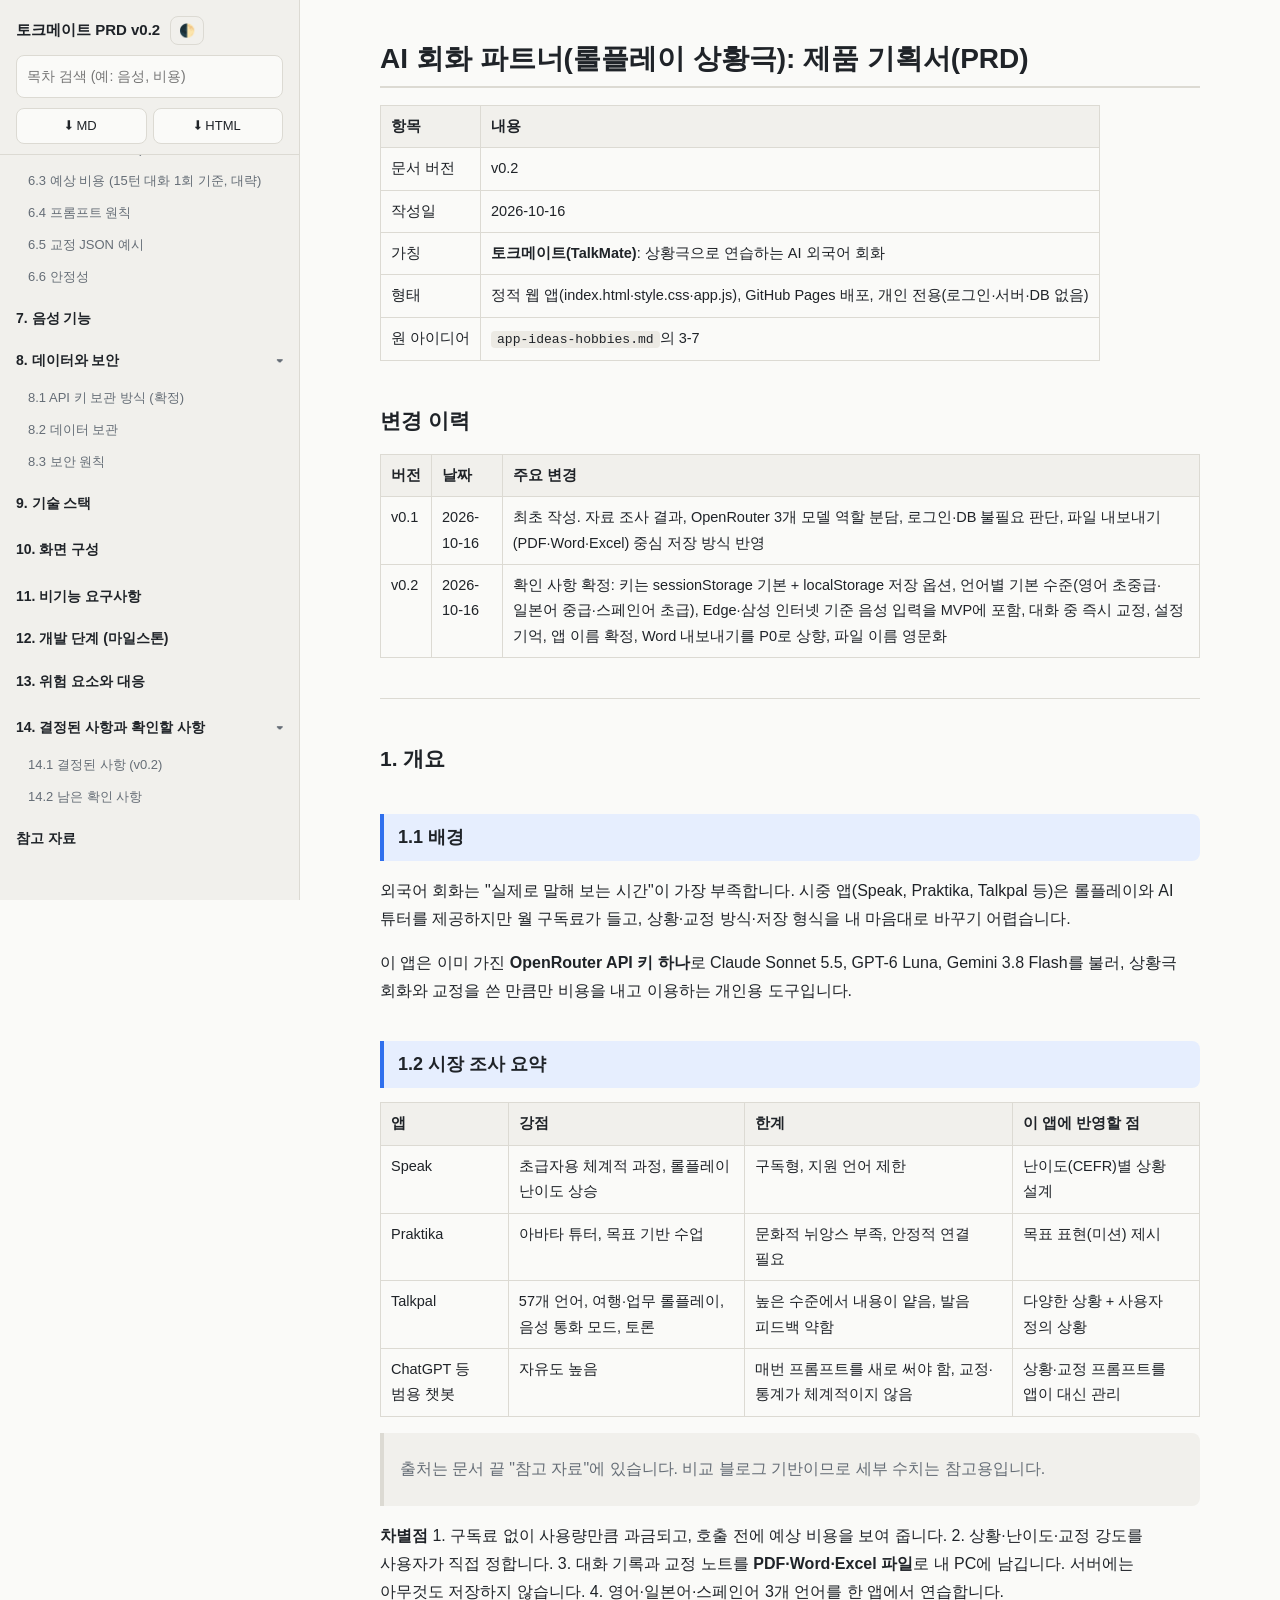
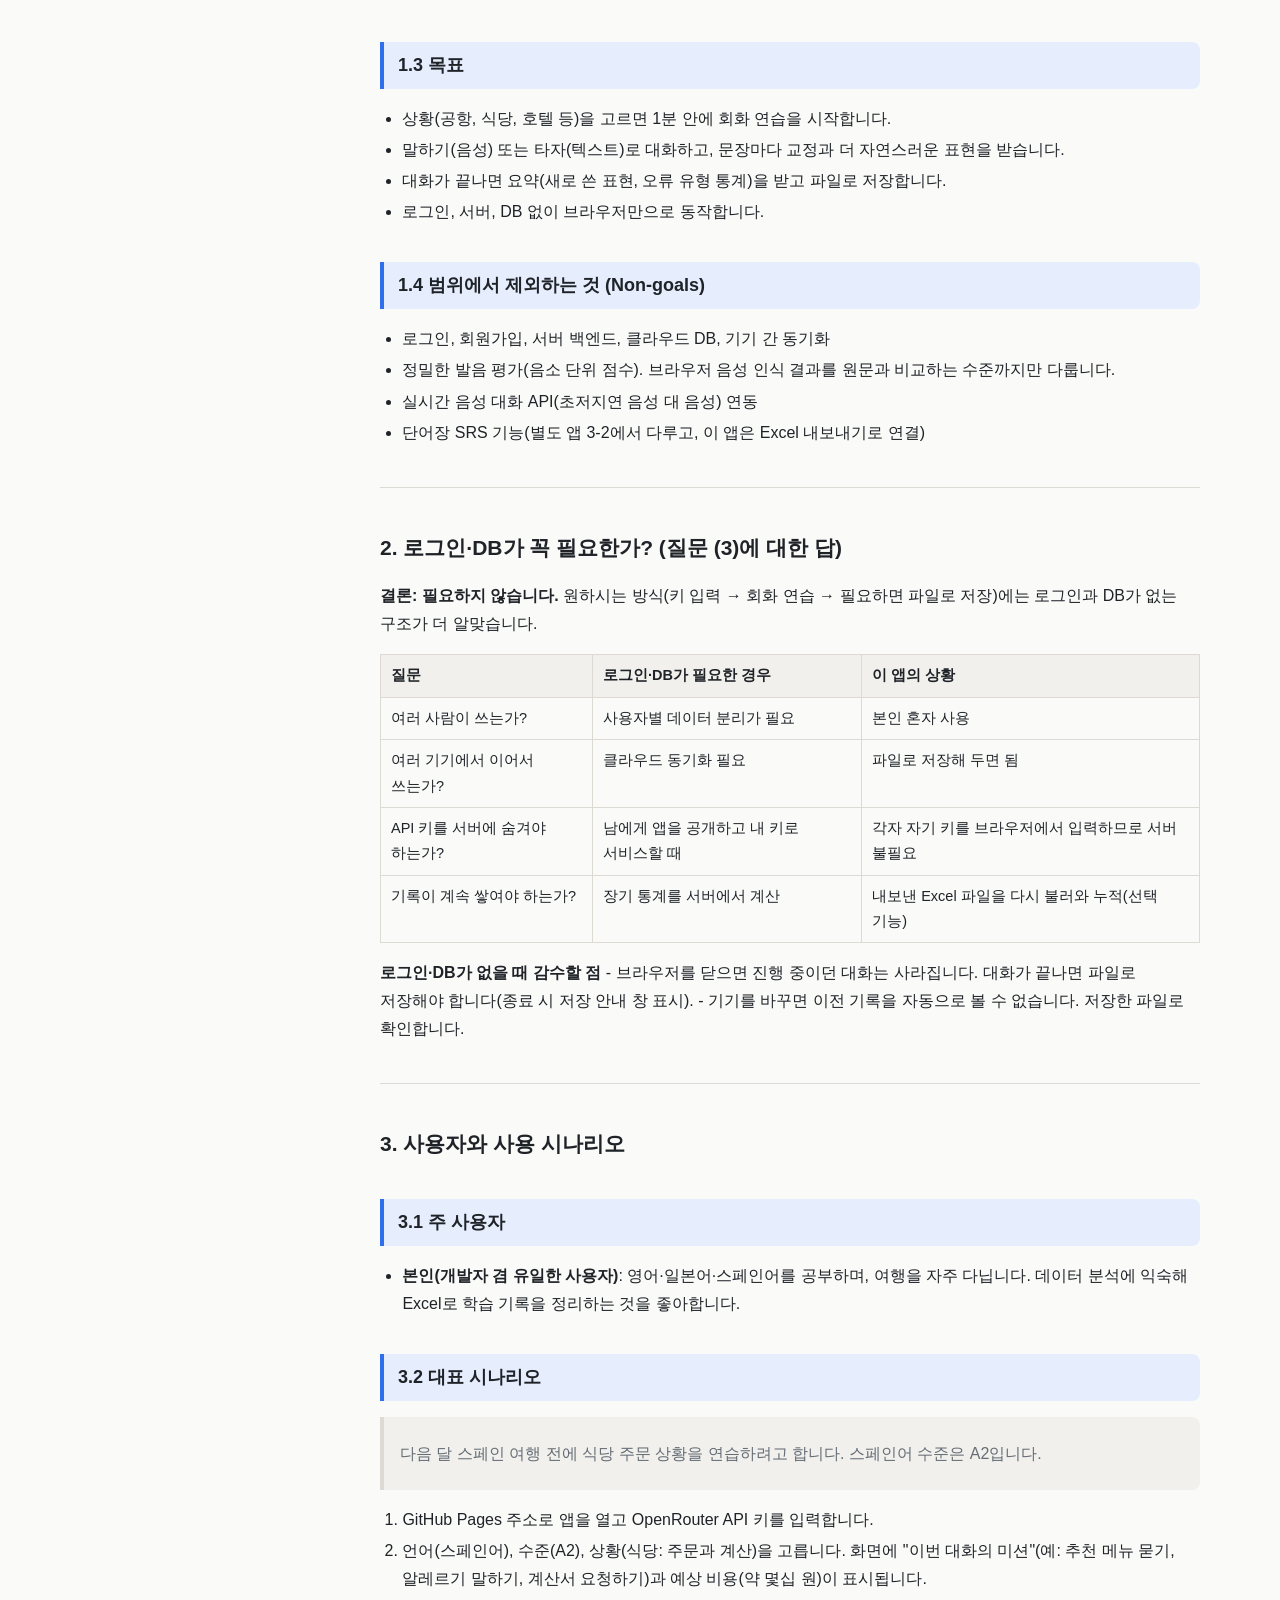
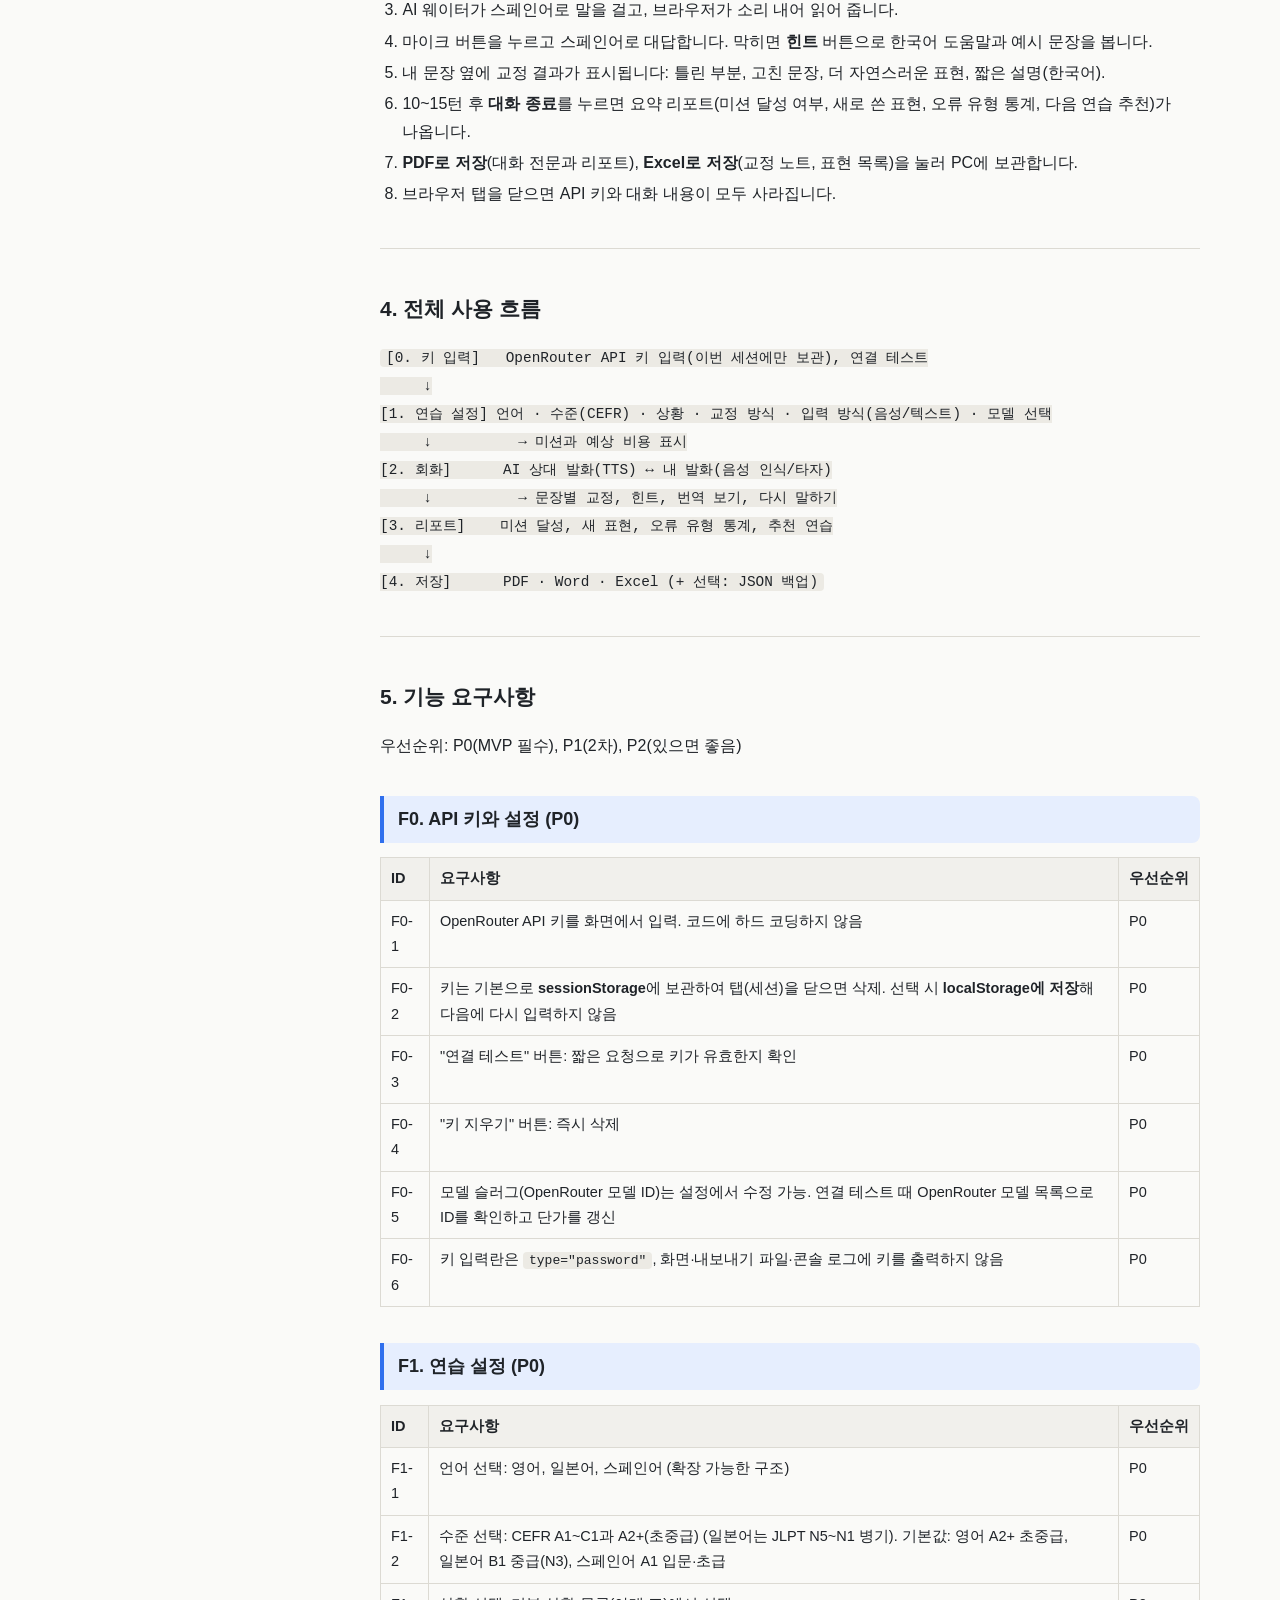
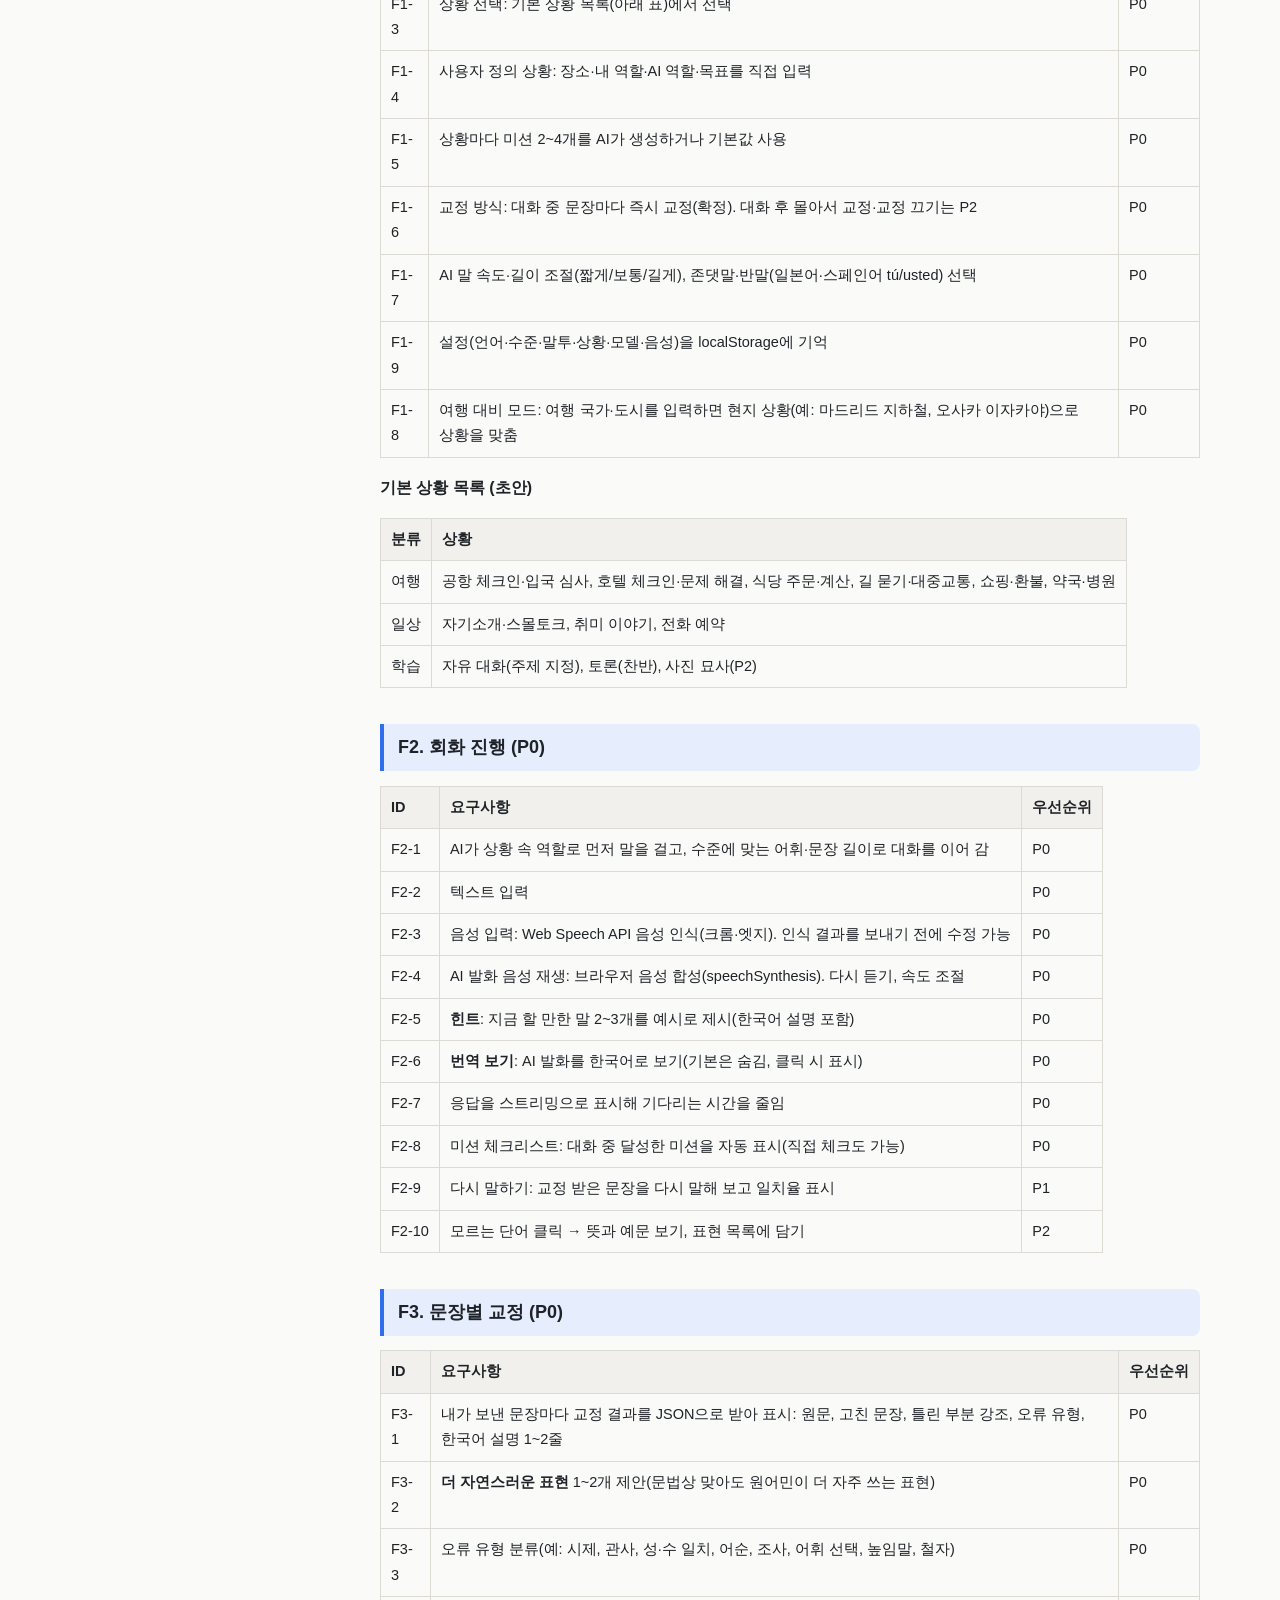
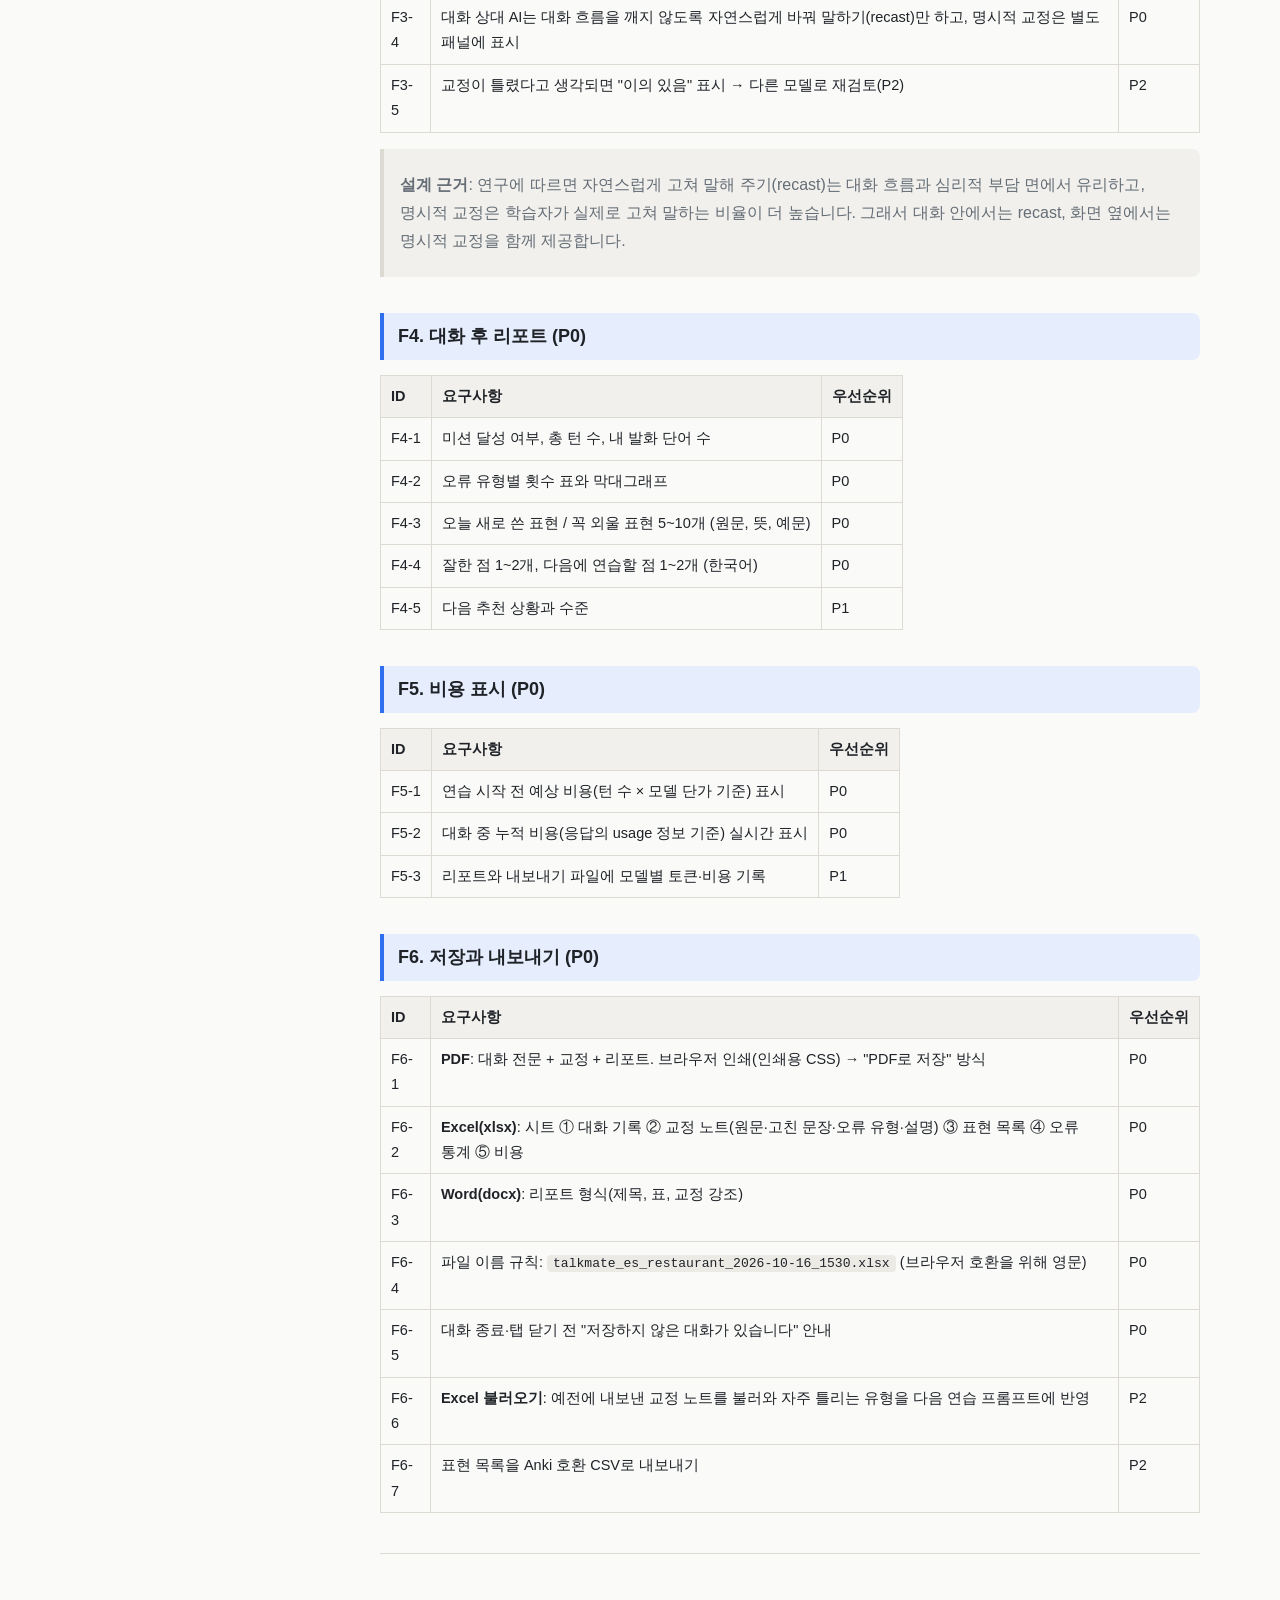
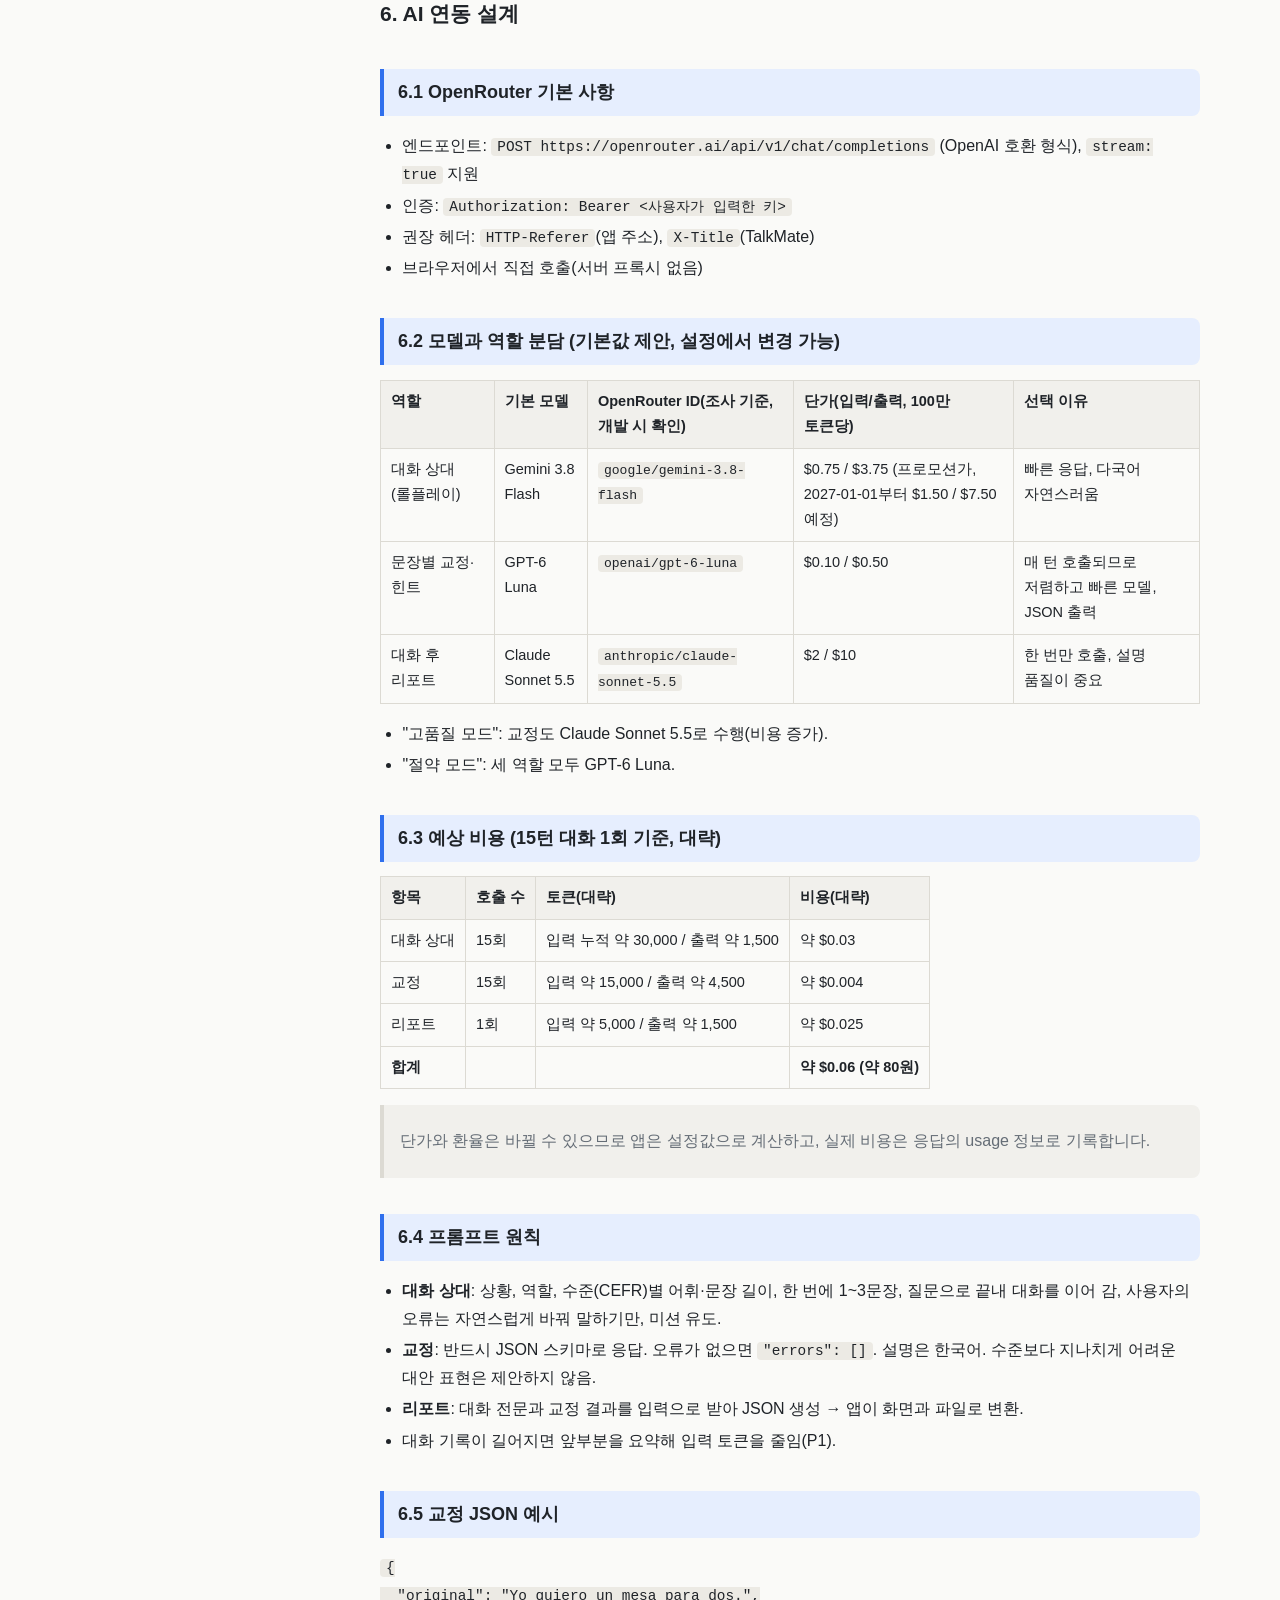
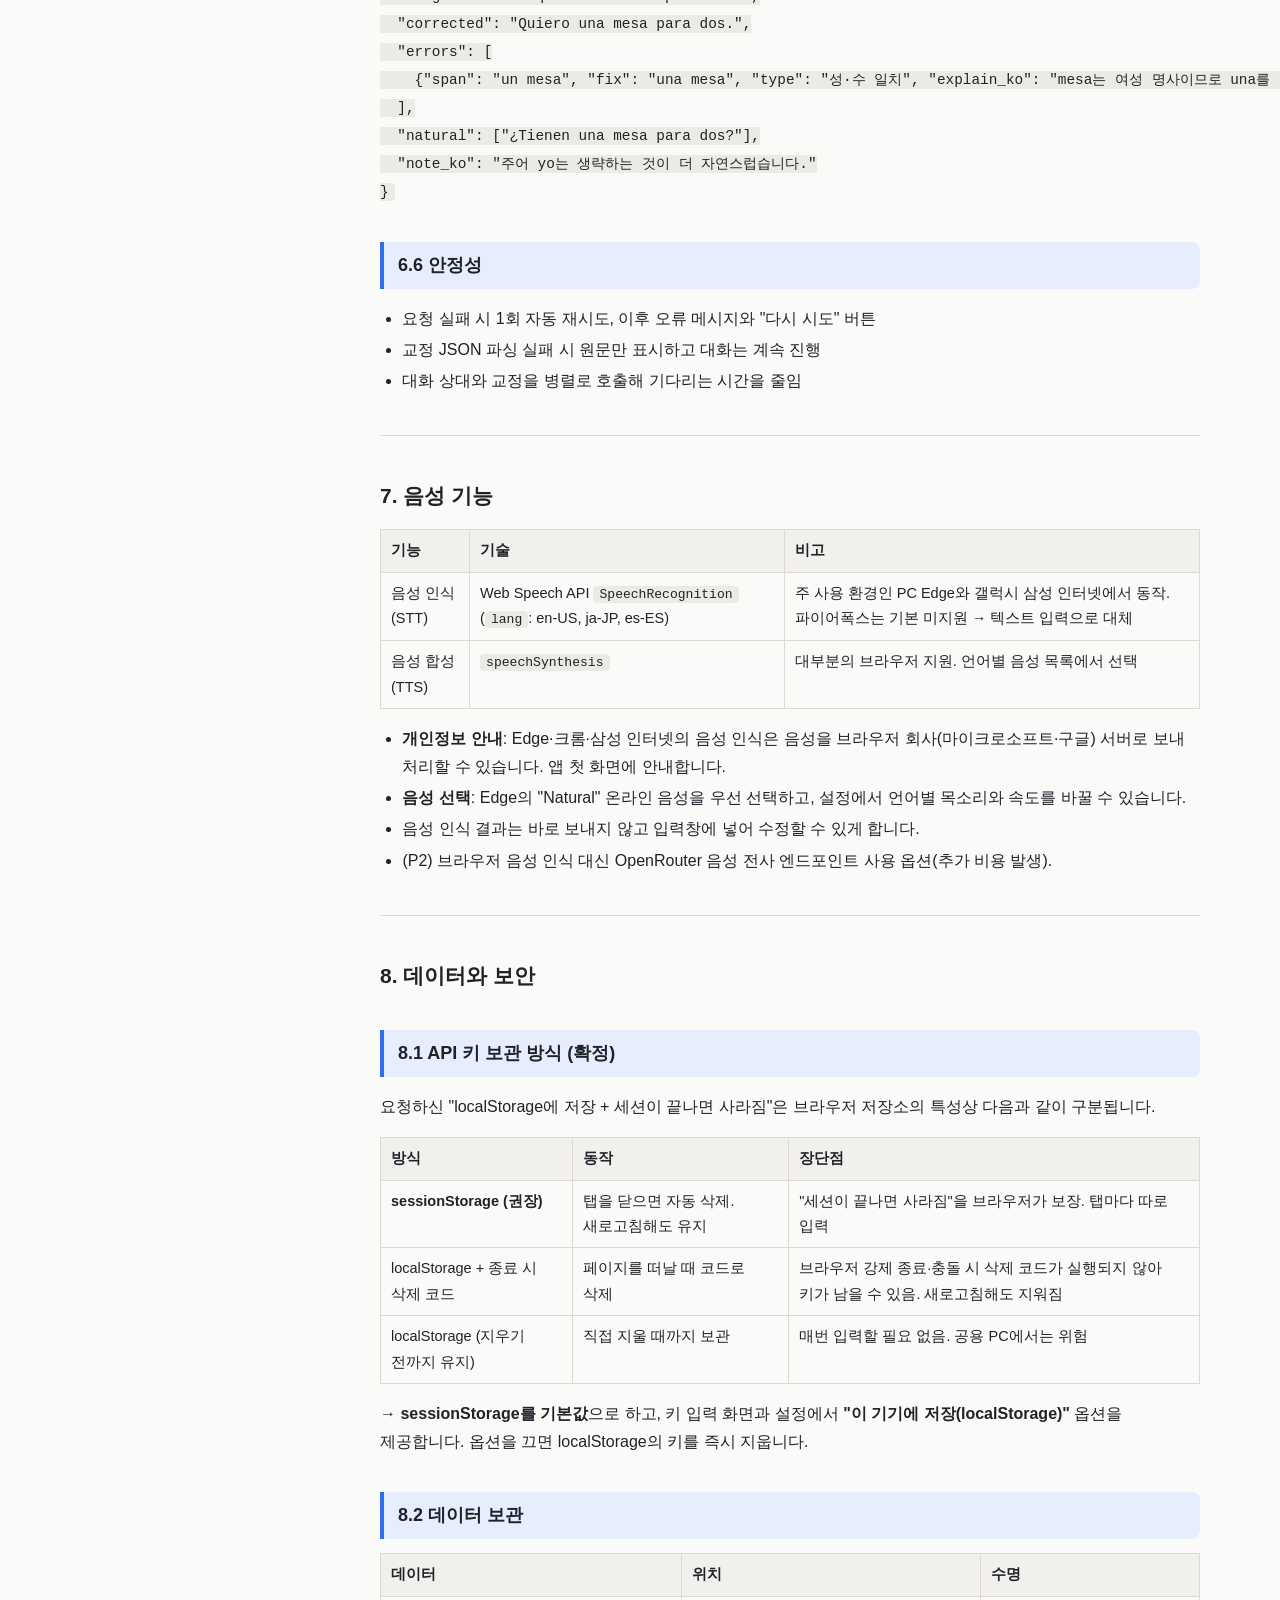
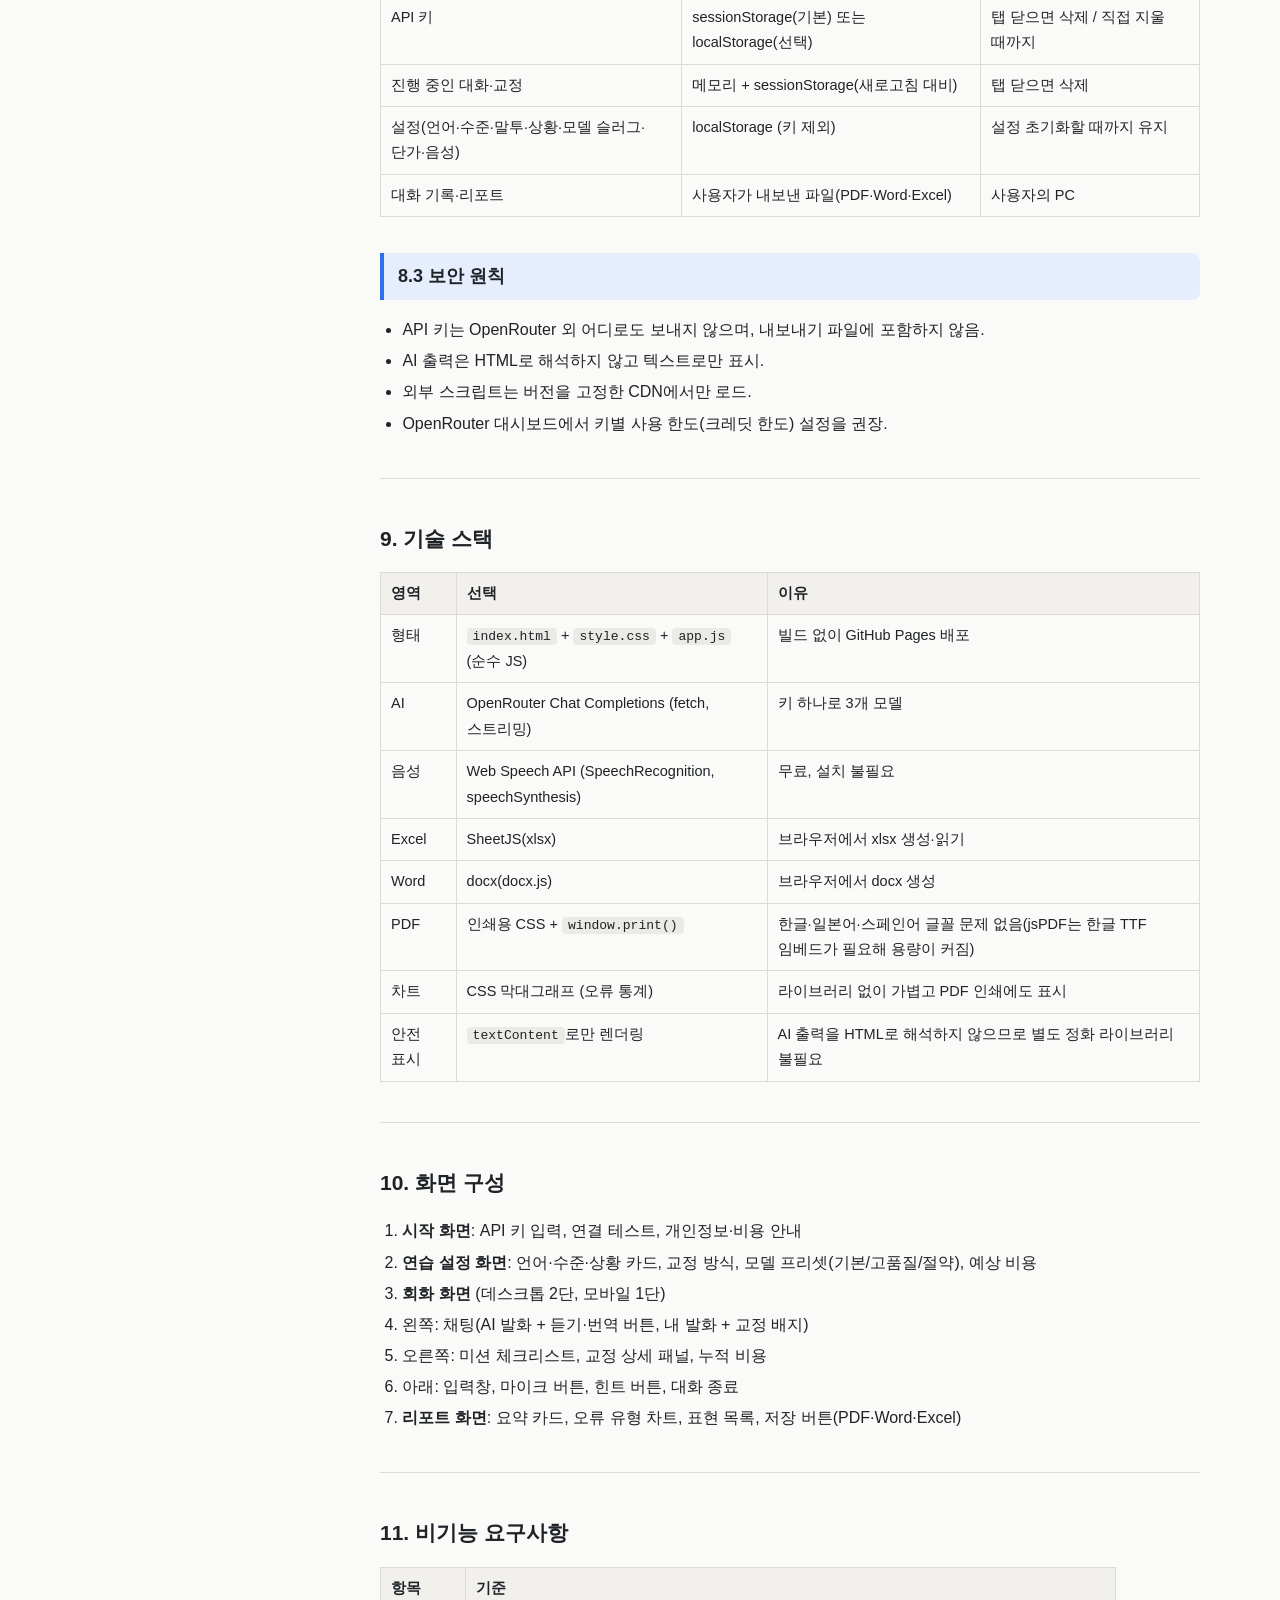
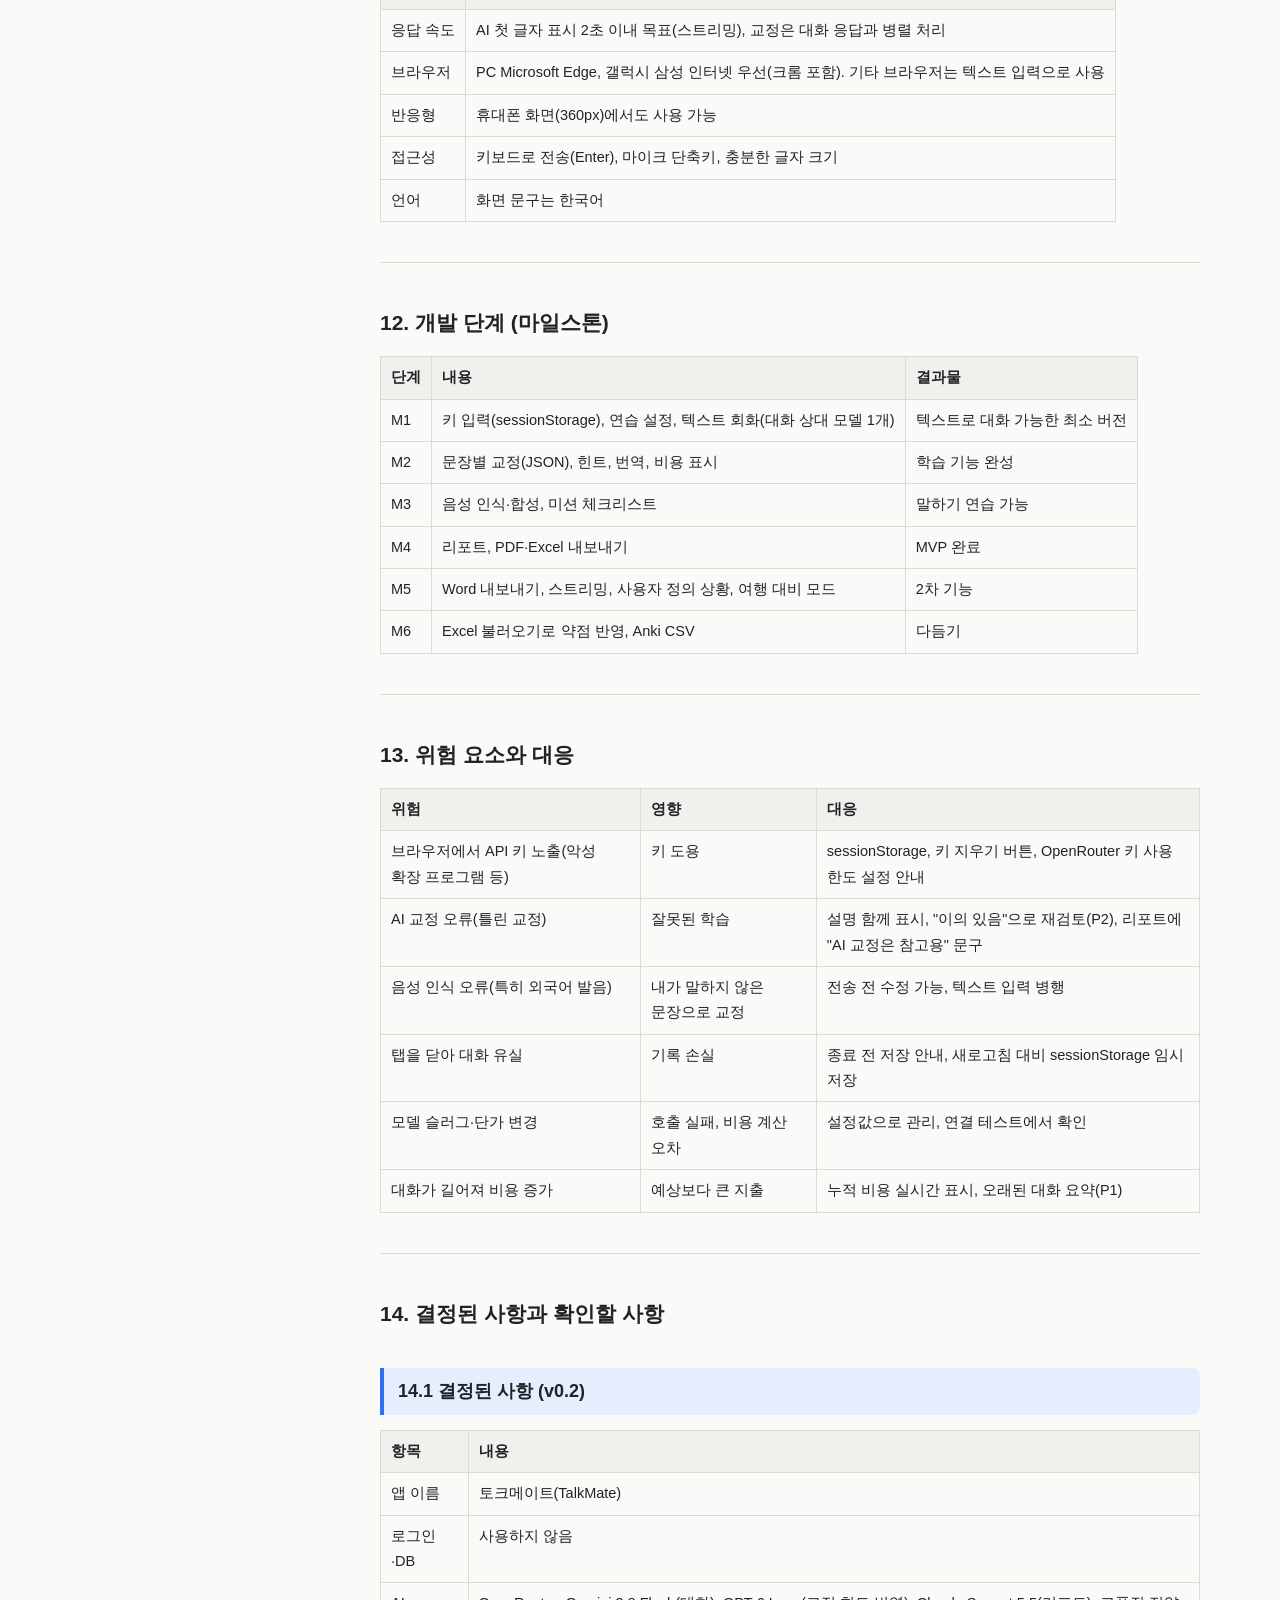
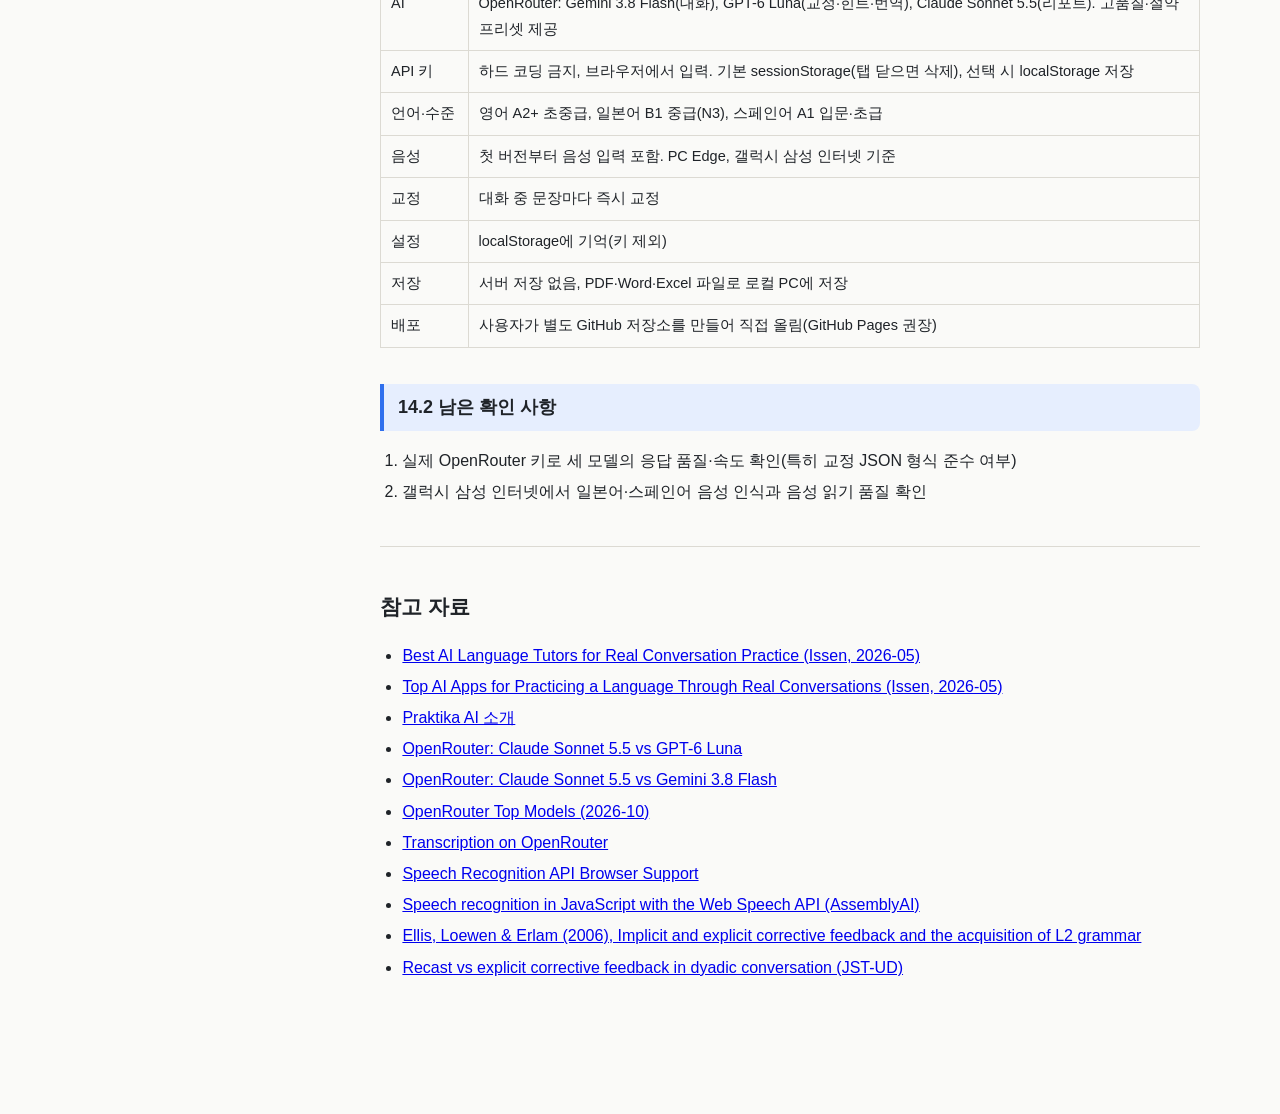
<file: prd-conversation-partner.html>
<!doctype html>
<html lang="ko">
<head>
<meta charset="utf-8">
<meta name="viewport" content="width=device-width, initial-scale=1">
<title>AI 회화 파트너(롤플레이 상황극): 제품 기획서(PRD)</title>
<style>
:root{--bg:#fafaf8;--panel:#f1f0ec;--text:#1f2328;--muted:#656d76;--line:#dcdad3;--accent:#2f6fed;--accent-bg:#e6eefe;--code:#eceae4;--star:#d98a00}
@media (prefers-color-scheme:dark){:root:not([data-theme=light]){--bg:#17181a;--panel:#1f2124;--text:#e6e6e3;--muted:#9aa0a6;--line:#33363a;--accent:#7aa2ff;--accent-bg:#26324d;--code:#2a2c30;--star:#f0b43c}}
:root[data-theme=dark]{--bg:#17181a;--panel:#1f2124;--text:#e6e6e3;--muted:#9aa0a6;--line:#33363a;--accent:#7aa2ff;--accent-bg:#26324d;--code:#2a2c30;--star:#f0b43c}
*{box-sizing:border-box}
html{scroll-behavior:smooth;scroll-padding-top:20px}
body{margin:0;background:var(--bg);color:var(--text);font:16px/1.75 -apple-system,BlinkMacSystemFont,"Apple SD Gothic Neo","Malgun Gothic","Noto Sans KR",sans-serif;word-break:keep-all}
#side{position:fixed;inset:0 auto 0 0;width:300px;background:var(--panel);border-right:1px solid var(--line);display:flex;flex-direction:column;z-index:20;transition:transform .2s}
.side-top{padding:16px 16px 10px;border-bottom:1px solid var(--line)}
.side-top h2{font-size:15px;margin:0 0 10px;line-height:1.4}
#q{width:100%;padding:8px 10px;border:1px solid var(--line);border-radius:8px;background:var(--bg);color:var(--text);font:inherit;font-size:14px}
.dl{display:flex;gap:6px;margin-top:10px}
.dl a{flex:1;text-align:center;font-size:13px;padding:6px 4px;border:1px solid var(--line);border-radius:8px;color:var(--text);text-decoration:none;background:var(--bg)}
.dl a:hover{border-color:var(--accent);color:var(--accent)}
#nav{overflow-y:auto;padding:8px 8px 40px;flex:1}
.grp{margin:2px 0}
.grp-h{display:flex;width:100%;align-items:center;justify-content:space-between;background:none;border:0;color:var(--text);font:inherit;font-size:14px;font-weight:700;padding:8px;border-radius:6px;cursor:pointer;text-align:left}
.grp-h.static{cursor:default;color:var(--muted);font-size:12px;letter-spacing:.04em}
.grp-h a{color:inherit;text-decoration:none;flex:1}
.grp-h:hover:not(.static){background:var(--accent-bg)}
.chev{transition:transform .15s;color:var(--muted)}
.grp:not(.open) .chev{transform:rotate(-90deg)}
.grp:not(.open) ul{display:none}
.grp ul{list-style:none;margin:0 0 6px;padding:0}
.grp li a{display:block;padding:5px 10px 5px 18px;font-size:13px;line-height:1.45;color:var(--muted);text-decoration:none;border-left:2px solid transparent;border-radius:0 6px 6px 0}
.grp li a:hover{color:var(--text);background:var(--accent-bg)}
.grp li a.active{color:var(--accent);border-left-color:var(--accent);background:var(--accent-bg);font-weight:600}
li.hide{display:none}
main{margin-left:300px;padding:40px 32px 120px}
article{max-width:820px;margin:0 auto}
h1{font-size:28px;line-height:1.35;margin:1.6em 0 .6em;padding-bottom:.3em;border-bottom:2px solid var(--line)}
article>h1:first-child{margin-top:0}
h2{font-size:21px;margin:2em 0 .6em}
h3{font-size:18px;margin:2em 0 .5em;padding:10px 14px;background:var(--accent-bg);border-left:4px solid var(--accent);border-radius:0 8px 8px 0;line-height:1.5}
blockquote{margin:1em 0;padding:.4em 1em;border-left:4px solid var(--line);color:var(--muted);background:var(--panel);border-radius:0 8px 8px 0}
table{border-collapse:collapse;width:100%;margin:1em 0;font-size:14.5px;display:block;overflow-x:auto}
th,td{border:1px solid var(--line);padding:8px 10px;text-align:left;vertical-align:top}
th{background:var(--panel)}
code{background:var(--code);padding:1px 6px;border-radius:4px;font-size:.9em}
hr{border:0;border-top:1px solid var(--line);margin:2.5em 0}
ul,ol{padding-left:1.4em}
li{margin:.2em 0}
.stars{color:var(--star);letter-spacing:1px;font-weight:700}
#menu,#top{position:fixed;z-index:30;border:1px solid var(--line);background:var(--panel);color:var(--text);border-radius:10px;cursor:pointer;font-size:16px}
#menu{display:none;top:12px;left:12px;width:42px;height:42px}
#top{right:16px;bottom:16px;width:42px;height:42px;opacity:0;pointer-events:none;transition:opacity .2s}
#top.show{opacity:1;pointer-events:auto}
#theme{background:none;border:1px solid var(--line);color:var(--text);border-radius:8px;cursor:pointer;padding:6px 8px;font-size:13px;margin-left:6px}
#scrim{display:none}
@media (max-width:900px){
 #side{transform:translateX(-100%);width:min(320px,86vw)}
 body.open #side{transform:none}
 body.open #scrim{display:block;position:fixed;inset:0;background:#0006;z-index:15}
 #menu{display:block}
 body.open #menu{display:none}
 main{margin-left:0;padding:70px 16px 100px}
 h1{font-size:23px}
}
@media print{#side,#menu,#top{display:none}main{margin:0}}
</style>
</head>
<body>
<button id="menu" aria-label="목차 열기">☰</button>
<div id="scrim"></div>
<aside id="side">
 <div class="side-top">
  <h2>토크메이트 PRD v0.2 <button id="theme" title="테마 전환">🌓</button></h2>
  <input id="q" type="search" placeholder="목차 검색 (예: 음성, 비용)" aria-label="목차 검색">
  <div class="dl">
   <a href="prd-conversation-partner.md" download="prd-conversation-partner.md">⬇ MD</a>
   <a id="dlhtml" href="prd-conversation-partner.html" download="prd-conversation-partner.html">⬇ HTML</a>
  </div>
 </div>
 <nav id="nav"><div class="grp"><button class="grp-h" aria-expanded="false"><a href="#변경-이력">변경 이력</a></button><ul></ul></div><div class="grp open"><button class="grp-h" aria-expanded="true"><a href="#1-개요">1. 개요</a><span class=chev>▾</span></button><ul><li><a href="#1-1-배경">1.1 배경</a></li><li><a href="#1-2-시장-조사-요약">1.2 시장 조사 요약</a></li><li><a href="#1-3-목표">1.3 목표</a></li><li><a href="#1-4-범위에서-제외하는-것-non-goals">1.4 범위에서 제외하는 것 (Non-goals)</a></li></ul></div><div class="grp"><button class="grp-h" aria-expanded="false"><a href="#2-로그인-db가-꼭-필요한가-질문-3-에-대한-답">2. 로그인·DB가 꼭 필요한가? (질문 (3)에 대한 답)</a></button><ul></ul></div><div class="grp open"><button class="grp-h" aria-expanded="true"><a href="#3-사용자와-사용-시나리오">3. 사용자와 사용 시나리오</a><span class=chev>▾</span></button><ul><li><a href="#3-1-주-사용자">3.1 주 사용자</a></li><li><a href="#3-2-대표-시나리오">3.2 대표 시나리오</a></li></ul></div><div class="grp"><button class="grp-h" aria-expanded="false"><a href="#4-전체-사용-흐름">4. 전체 사용 흐름</a></button><ul></ul></div><div class="grp open"><button class="grp-h" aria-expanded="true"><a href="#5-기능-요구사항">5. 기능 요구사항</a><span class=chev>▾</span></button><ul><li><a href="#f0-api-키와-설정-p0">F0. API 키와 설정 (P0)</a></li><li><a href="#f1-연습-설정-p0">F1. 연습 설정 (P0)</a></li><li><a href="#f2-회화-진행-p0">F2. 회화 진행 (P0)</a></li><li><a href="#f3-문장별-교정-p0">F3. 문장별 교정 (P0)</a></li><li><a href="#f4-대화-후-리포트-p0">F4. 대화 후 리포트 (P0)</a></li><li><a href="#f5-비용-표시-p0">F5. 비용 표시 (P0)</a></li><li><a href="#f6-저장과-내보내기-p0">F6. 저장과 내보내기 (P0)</a></li></ul></div><div class="grp open"><button class="grp-h" aria-expanded="true"><a href="#6-ai-연동-설계">6. AI 연동 설계</a><span class=chev>▾</span></button><ul><li><a href="#6-1-openrouter-기본-사항">6.1 OpenRouter 기본 사항</a></li><li><a href="#6-2-모델과-역할-분담-기본값-제안-설정에서-변경-가능">6.2 모델과 역할 분담 (기본값 제안, 설정에서 변경 가능)</a></li><li><a href="#6-3-예상-비용-15턴-대화-1회-기준-대략">6.3 예상 비용 (15턴 대화 1회 기준, 대략)</a></li><li><a href="#6-4-프롬프트-원칙">6.4 프롬프트 원칙</a></li><li><a href="#6-5-교정-json-예시">6.5 교정 JSON 예시</a></li><li><a href="#6-6-안정성">6.6 안정성</a></li></ul></div><div class="grp"><button class="grp-h" aria-expanded="false"><a href="#7-음성-기능">7. 음성 기능</a></button><ul></ul></div><div class="grp open"><button class="grp-h" aria-expanded="true"><a href="#8-데이터와-보안">8. 데이터와 보안</a><span class=chev>▾</span></button><ul><li><a href="#8-1-api-키-보관-방식-확정">8.1 API 키 보관 방식 (확정)</a></li><li><a href="#8-2-데이터-보관">8.2 데이터 보관</a></li><li><a href="#8-3-보안-원칙">8.3 보안 원칙</a></li></ul></div><div class="grp"><button class="grp-h" aria-expanded="false"><a href="#9-기술-스택">9. 기술 스택</a></button><ul></ul></div><div class="grp"><button class="grp-h" aria-expanded="false"><a href="#10-화면-구성">10. 화면 구성</a></button><ul></ul></div><div class="grp"><button class="grp-h" aria-expanded="false"><a href="#11-비기능-요구사항">11. 비기능 요구사항</a></button><ul></ul></div><div class="grp"><button class="grp-h" aria-expanded="false"><a href="#12-개발-단계-마일스톤">12. 개발 단계 (마일스톤)</a></button><ul></ul></div><div class="grp"><button class="grp-h" aria-expanded="false"><a href="#13-위험-요소와-대응">13. 위험 요소와 대응</a></button><ul></ul></div><div class="grp open"><button class="grp-h" aria-expanded="true"><a href="#14-결정된-사항과-확인할-사항">14. 결정된 사항과 확인할 사항</a><span class=chev>▾</span></button><ul><li><a href="#14-1-결정된-사항-v0-2">14.1 결정된 사항 (v0.2)</a></li><li><a href="#14-2-남은-확인-사항">14.2 남은 확인 사항</a></li></ul></div><div class="grp"><button class="grp-h" aria-expanded="false"><a href="#참고-자료">참고 자료</a></button><ul></ul></div></nav>
</aside>
<main><article id="doc"><h1 id="ai-회화-파트너-롤플레이-상황극-제품-기획서-prd">AI 회화 파트너(롤플레이 상황극): 제품 기획서(PRD)</h1>
<table>
<thead>
<tr>
<th>항목</th>
<th>내용</th>
</tr>
</thead>
<tbody>
<tr>
<td>문서 버전</td>
<td>v0.2</td>
</tr>
<tr>
<td>작성일</td>
<td>2026-10-16</td>
</tr>
<tr>
<td>가칭</td>
<td><strong>토크메이트(TalkMate)</strong>: 상황극으로 연습하는 AI 외국어 회화</td>
</tr>
<tr>
<td>형태</td>
<td>정적 웹 앱(index.html·style.css·app.js), GitHub Pages 배포, 개인 전용(로그인·서버·DB 없음)</td>
</tr>
<tr>
<td>원 아이디어</td>
<td><code>app-ideas-hobbies.md</code>의 3-7</td>
</tr>
</tbody>
</table>
<h2 id="변경-이력">변경 이력</h2>
<table>
<thead>
<tr>
<th>버전</th>
<th>날짜</th>
<th>주요 변경</th>
</tr>
</thead>
<tbody>
<tr>
<td>v0.1</td>
<td>2026-10-16</td>
<td>최초 작성. 자료 조사 결과, OpenRouter 3개 모델 역할 분담, 로그인·DB 불필요 판단, 파일 내보내기(PDF·Word·Excel) 중심 저장 방식 반영</td>
</tr>
<tr>
<td>v0.2</td>
<td>2026-10-16</td>
<td>확인 사항 확정: 키는 sessionStorage 기본 + localStorage 저장 옵션, 언어별 기본 수준(영어 초중급·일본어 중급·스페인어 초급), Edge·삼성 인터넷 기준 음성 입력을 MVP에 포함, 대화 중 즉시 교정, 설정 기억, 앱 이름 확정, Word 내보내기를 P0로 상향, 파일 이름 영문화</td>
</tr>
</tbody>
</table>
<hr />
<h2 id="1-개요">1. 개요</h2>
<h3 id="1-1-배경">1.1 배경</h3>
<p>외국어 회화는 "실제로 말해 보는 시간"이 가장 부족합니다. 시중 앱(Speak, Praktika, Talkpal 등)은 롤플레이와 AI 튜터를 제공하지만 월 구독료가 들고, 상황·교정 방식·저장 형식을 내 마음대로 바꾸기 어렵습니다.</p>
<p>이 앱은 이미 가진 <strong>OpenRouter API 키 하나</strong>로 Claude Sonnet 5.5, GPT-6 Luna, Gemini 3.8 Flash를 불러, 상황극 회화와 교정을 쓴 만큼만 비용을 내고 이용하는 개인용 도구입니다.</p>
<h3 id="1-2-시장-조사-요약">1.2 시장 조사 요약</h3>
<table>
<thead>
<tr>
<th>앱</th>
<th>강점</th>
<th>한계</th>
<th>이 앱에 반영할 점</th>
</tr>
</thead>
<tbody>
<tr>
<td>Speak</td>
<td>초급자용 체계적 과정, 롤플레이 난이도 상승</td>
<td>구독형, 지원 언어 제한</td>
<td>난이도(CEFR)별 상황 설계</td>
</tr>
<tr>
<td>Praktika</td>
<td>아바타 튜터, 목표 기반 수업</td>
<td>문화적 뉘앙스 부족, 안정적 연결 필요</td>
<td>목표 표현(미션) 제시</td>
</tr>
<tr>
<td>Talkpal</td>
<td>57개 언어, 여행·업무 롤플레이, 음성 통화 모드, 토론</td>
<td>높은 수준에서 내용이 얕음, 발음 피드백 약함</td>
<td>다양한 상황 + 사용자 정의 상황</td>
</tr>
<tr>
<td>ChatGPT 등 범용 챗봇</td>
<td>자유도 높음</td>
<td>매번 프롬프트를 새로 써야 함, 교정·통계가 체계적이지 않음</td>
<td>상황·교정 프롬프트를 앱이 대신 관리</td>
</tr>
</tbody>
</table>
<blockquote>
<p>출처는 문서 끝 "참고 자료"에 있습니다. 비교 블로그 기반이므로 세부 수치는 참고용입니다.</p>
</blockquote>
<p><strong>차별점</strong>
1. 구독료 없이 사용량만큼 과금되고, 호출 전에 예상 비용을 보여 줍니다.
2. 상황·난이도·교정 강도를 사용자가 직접 정합니다.
3. 대화 기록과 교정 노트를 <strong>PDF·Word·Excel 파일</strong>로 내 PC에 남깁니다. 서버에는 아무것도 저장하지 않습니다.
4. 영어·일본어·스페인어 3개 언어를 한 앱에서 연습합니다.</p>
<h3 id="1-3-목표">1.3 목표</h3>
<ul>
<li>상황(공항, 식당, 호텔 등)을 고르면 1분 안에 회화 연습을 시작합니다.</li>
<li>말하기(음성) 또는 타자(텍스트)로 대화하고, 문장마다 교정과 더 자연스러운 표현을 받습니다.</li>
<li>대화가 끝나면 요약(새로 쓴 표현, 오류 유형 통계)을 받고 파일로 저장합니다.</li>
<li>로그인, 서버, DB 없이 브라우저만으로 동작합니다.</li>
</ul>
<h3 id="1-4-범위에서-제외하는-것-non-goals">1.4 범위에서 제외하는 것 (Non-goals)</h3>
<ul>
<li>로그인, 회원가입, 서버 백엔드, 클라우드 DB, 기기 간 동기화</li>
<li>정밀한 발음 평가(음소 단위 점수). 브라우저 음성 인식 결과를 원문과 비교하는 수준까지만 다룹니다.</li>
<li>실시간 음성 대화 API(초저지연 음성 대 음성) 연동</li>
<li>단어장 SRS 기능(별도 앱 3-2에서 다루고, 이 앱은 Excel 내보내기로 연결)</li>
</ul>
<hr />
<h2 id="2-로그인-db가-꼭-필요한가-질문-3-에-대한-답">2. 로그인·DB가 꼭 필요한가? (질문 (3)에 대한 답)</h2>
<p><strong>결론: 필요하지 않습니다.</strong> 원하시는 방식(키 입력 → 회화 연습 → 필요하면 파일로 저장)에는 로그인과 DB가 없는 구조가 더 알맞습니다.</p>
<table>
<thead>
<tr>
<th>질문</th>
<th>로그인·DB가 필요한 경우</th>
<th>이 앱의 상황</th>
</tr>
</thead>
<tbody>
<tr>
<td>여러 사람이 쓰는가?</td>
<td>사용자별 데이터 분리가 필요</td>
<td>본인 혼자 사용</td>
</tr>
<tr>
<td>여러 기기에서 이어서 쓰는가?</td>
<td>클라우드 동기화 필요</td>
<td>파일로 저장해 두면 됨</td>
</tr>
<tr>
<td>API 키를 서버에 숨겨야 하는가?</td>
<td>남에게 앱을 공개하고 내 키로 서비스할 때</td>
<td>각자 자기 키를 브라우저에서 입력하므로 서버 불필요</td>
</tr>
<tr>
<td>기록이 계속 쌓여야 하는가?</td>
<td>장기 통계를 서버에서 계산</td>
<td>내보낸 Excel 파일을 다시 불러와 누적(선택 기능)</td>
</tr>
</tbody>
</table>
<p><strong>로그인·DB가 없을 때 감수할 점</strong>
- 브라우저를 닫으면 진행 중이던 대화는 사라집니다. 대화가 끝나면 파일로 저장해야 합니다(종료 시 저장 안내 창 표시).
- 기기를 바꾸면 이전 기록을 자동으로 볼 수 없습니다. 저장한 파일로 확인합니다.</p>
<hr />
<h2 id="3-사용자와-사용-시나리오">3. 사용자와 사용 시나리오</h2>
<h3 id="3-1-주-사용자">3.1 주 사용자</h3>
<ul>
<li><strong>본인(개발자 겸 유일한 사용자)</strong>: 영어·일본어·스페인어를 공부하며, 여행을 자주 다닙니다. 데이터 분석에 익숙해 Excel로 학습 기록을 정리하는 것을 좋아합니다.</li>
</ul>
<h3 id="3-2-대표-시나리오">3.2 대표 시나리오</h3>
<blockquote>
<p>다음 달 스페인 여행 전에 식당 주문 상황을 연습하려고 합니다. 스페인어 수준은 A2입니다.</p>
</blockquote>
<ol>
<li>GitHub Pages 주소로 앱을 열고 OpenRouter API 키를 입력합니다.</li>
<li>언어(스페인어), 수준(A2), 상황(식당: 주문과 계산)을 고릅니다. 화면에 "이번 대화의 미션"(예: 추천 메뉴 묻기, 알레르기 말하기, 계산서 요청하기)과 예상 비용(약 몇십 원)이 표시됩니다.</li>
<li>AI 웨이터가 스페인어로 말을 걸고, 브라우저가 소리 내어 읽어 줍니다.</li>
<li>마이크 버튼을 누르고 스페인어로 대답합니다. 막히면 <strong>힌트</strong> 버튼으로 한국어 도움말과 예시 문장을 봅니다.</li>
<li>내 문장 옆에 교정 결과가 표시됩니다: 틀린 부분, 고친 문장, 더 자연스러운 표현, 짧은 설명(한국어).</li>
<li>10~15턴 후 <strong>대화 종료</strong>를 누르면 요약 리포트(미션 달성 여부, 새로 쓴 표현, 오류 유형 통계, 다음 연습 추천)가 나옵니다.</li>
<li><strong>PDF로 저장</strong>(대화 전문과 리포트), <strong>Excel로 저장</strong>(교정 노트, 표현 목록)을 눌러 PC에 보관합니다.</li>
<li>브라우저 탭을 닫으면 API 키와 대화 내용이 모두 사라집니다.</li>
</ol>
<hr />
<h2 id="4-전체-사용-흐름">4. 전체 사용 흐름</h2>
<pre><code>[0. 키 입력]   OpenRouter API 키 입력(이번 세션에만 보관), 연결 테스트
     ↓
[1. 연습 설정] 언어 · 수준(CEFR) · 상황 · 교정 방식 · 입력 방식(음성/텍스트) · 모델 선택
     ↓          → 미션과 예상 비용 표시
[2. 회화]      AI 상대 발화(TTS) ↔ 내 발화(음성 인식/타자)
     ↓          → 문장별 교정, 힌트, 번역 보기, 다시 말하기
[3. 리포트]    미션 달성, 새 표현, 오류 유형 통계, 추천 연습
     ↓
[4. 저장]      PDF · Word · Excel (+ 선택: JSON 백업)
</code></pre>
<hr />
<h2 id="5-기능-요구사항">5. 기능 요구사항</h2>
<p>우선순위: P0(MVP 필수), P1(2차), P2(있으면 좋음)</p>
<h3 id="f0-api-키와-설정-p0">F0. API 키와 설정 (P0)</h3>
<table>
<thead>
<tr>
<th>ID</th>
<th>요구사항</th>
<th>우선순위</th>
</tr>
</thead>
<tbody>
<tr>
<td>F0-1</td>
<td>OpenRouter API 키를 화면에서 입력. 코드에 하드 코딩하지 않음</td>
<td>P0</td>
</tr>
<tr>
<td>F0-2</td>
<td>키는 기본으로 <strong>sessionStorage</strong>에 보관하여 탭(세션)을 닫으면 삭제. 선택 시 <strong>localStorage에 저장</strong>해 다음에 다시 입력하지 않음</td>
<td>P0</td>
</tr>
<tr>
<td>F0-3</td>
<td>"연결 테스트" 버튼: 짧은 요청으로 키가 유효한지 확인</td>
<td>P0</td>
</tr>
<tr>
<td>F0-4</td>
<td>"키 지우기" 버튼: 즉시 삭제</td>
<td>P0</td>
</tr>
<tr>
<td>F0-5</td>
<td>모델 슬러그(OpenRouter 모델 ID)는 설정에서 수정 가능. 연결 테스트 때 OpenRouter 모델 목록으로 ID를 확인하고 단가를 갱신</td>
<td>P0</td>
</tr>
<tr>
<td>F0-6</td>
<td>키 입력란은 <code>type="password"</code>, 화면·내보내기 파일·콘솔 로그에 키를 출력하지 않음</td>
<td>P0</td>
</tr>
</tbody>
</table>
<h3 id="f1-연습-설정-p0">F1. 연습 설정 (P0)</h3>
<table>
<thead>
<tr>
<th>ID</th>
<th>요구사항</th>
<th>우선순위</th>
</tr>
</thead>
<tbody>
<tr>
<td>F1-1</td>
<td>언어 선택: 영어, 일본어, 스페인어 (확장 가능한 구조)</td>
<td>P0</td>
</tr>
<tr>
<td>F1-2</td>
<td>수준 선택: CEFR A1~C1과 A2+(초중급) (일본어는 JLPT N5~N1 병기). 기본값: 영어 A2+ 초중급, 일본어 B1 중급(N3), 스페인어 A1 입문·초급</td>
<td>P0</td>
</tr>
<tr>
<td>F1-3</td>
<td>상황 선택: 기본 상황 목록(아래 표)에서 선택</td>
<td>P0</td>
</tr>
<tr>
<td>F1-4</td>
<td>사용자 정의 상황: 장소·내 역할·AI 역할·목표를 직접 입력</td>
<td>P0</td>
</tr>
<tr>
<td>F1-5</td>
<td>상황마다 미션 2~4개를 AI가 생성하거나 기본값 사용</td>
<td>P0</td>
</tr>
<tr>
<td>F1-6</td>
<td>교정 방식: 대화 중 문장마다 즉시 교정(확정). 대화 후 몰아서 교정·교정 끄기는 P2</td>
<td>P0</td>
</tr>
<tr>
<td>F1-7</td>
<td>AI 말 속도·길이 조절(짧게/보통/길게), 존댓말·반말(일본어·스페인어 tú/usted) 선택</td>
<td>P0</td>
</tr>
<tr>
<td>F1-9</td>
<td>설정(언어·수준·말투·상황·모델·음성)을 localStorage에 기억</td>
<td>P0</td>
</tr>
<tr>
<td>F1-8</td>
<td>여행 대비 모드: 여행 국가·도시를 입력하면 현지 상황(예: 마드리드 지하철, 오사카 이자카야)으로 상황을 맞춤</td>
<td>P0</td>
</tr>
</tbody>
</table>
<p><strong>기본 상황 목록 (초안)</strong></p>
<table>
<thead>
<tr>
<th>분류</th>
<th>상황</th>
</tr>
</thead>
<tbody>
<tr>
<td>여행</td>
<td>공항 체크인·입국 심사, 호텔 체크인·문제 해결, 식당 주문·계산, 길 묻기·대중교통, 쇼핑·환불, 약국·병원</td>
</tr>
<tr>
<td>일상</td>
<td>자기소개·스몰토크, 취미 이야기, 전화 예약</td>
</tr>
<tr>
<td>학습</td>
<td>자유 대화(주제 지정), 토론(찬반), 사진 묘사(P2)</td>
</tr>
</tbody>
</table>
<h3 id="f2-회화-진행-p0">F2. 회화 진행 (P0)</h3>
<table>
<thead>
<tr>
<th>ID</th>
<th>요구사항</th>
<th>우선순위</th>
</tr>
</thead>
<tbody>
<tr>
<td>F2-1</td>
<td>AI가 상황 속 역할로 먼저 말을 걸고, 수준에 맞는 어휘·문장 길이로 대화를 이어 감</td>
<td>P0</td>
</tr>
<tr>
<td>F2-2</td>
<td>텍스트 입력</td>
<td>P0</td>
</tr>
<tr>
<td>F2-3</td>
<td>음성 입력: Web Speech API 음성 인식(크롬·엣지). 인식 결과를 보내기 전에 수정 가능</td>
<td>P0</td>
</tr>
<tr>
<td>F2-4</td>
<td>AI 발화 음성 재생: 브라우저 음성 합성(speechSynthesis). 다시 듣기, 속도 조절</td>
<td>P0</td>
</tr>
<tr>
<td>F2-5</td>
<td><strong>힌트</strong>: 지금 할 만한 말 2~3개를 예시로 제시(한국어 설명 포함)</td>
<td>P0</td>
</tr>
<tr>
<td>F2-6</td>
<td><strong>번역 보기</strong>: AI 발화를 한국어로 보기(기본은 숨김, 클릭 시 표시)</td>
<td>P0</td>
</tr>
<tr>
<td>F2-7</td>
<td>응답을 스트리밍으로 표시해 기다리는 시간을 줄임</td>
<td>P0</td>
</tr>
<tr>
<td>F2-8</td>
<td>미션 체크리스트: 대화 중 달성한 미션을 자동 표시(직접 체크도 가능)</td>
<td>P0</td>
</tr>
<tr>
<td>F2-9</td>
<td>다시 말하기: 교정 받은 문장을 다시 말해 보고 일치율 표시</td>
<td>P1</td>
</tr>
<tr>
<td>F2-10</td>
<td>모르는 단어 클릭 → 뜻과 예문 보기, 표현 목록에 담기</td>
<td>P2</td>
</tr>
</tbody>
</table>
<h3 id="f3-문장별-교정-p0">F3. 문장별 교정 (P0)</h3>
<table>
<thead>
<tr>
<th>ID</th>
<th>요구사항</th>
<th>우선순위</th>
</tr>
</thead>
<tbody>
<tr>
<td>F3-1</td>
<td>내가 보낸 문장마다 교정 결과를 JSON으로 받아 표시: 원문, 고친 문장, 틀린 부분 강조, 오류 유형, 한국어 설명 1~2줄</td>
<td>P0</td>
</tr>
<tr>
<td>F3-2</td>
<td><strong>더 자연스러운 표현</strong> 1~2개 제안(문법상 맞아도 원어민이 더 자주 쓰는 표현)</td>
<td>P0</td>
</tr>
<tr>
<td>F3-3</td>
<td>오류 유형 분류(예: 시제, 관사, 성·수 일치, 어순, 조사, 어휘 선택, 높임말, 철자)</td>
<td>P0</td>
</tr>
<tr>
<td>F3-4</td>
<td>대화 상대 AI는 대화 흐름을 깨지 않도록 자연스럽게 바꿔 말하기(recast)만 하고, 명시적 교정은 별도 패널에 표시</td>
<td>P0</td>
</tr>
<tr>
<td>F3-5</td>
<td>교정이 틀렸다고 생각되면 "이의 있음" 표시 → 다른 모델로 재검토(P2)</td>
<td>P2</td>
</tr>
</tbody>
</table>
<blockquote>
<p><strong>설계 근거</strong>: 연구에 따르면 자연스럽게 고쳐 말해 주기(recast)는 대화 흐름과 심리적 부담 면에서 유리하고, 명시적 교정은 학습자가 실제로 고쳐 말하는 비율이 더 높습니다. 그래서 대화 안에서는 recast, 화면 옆에서는 명시적 교정을 함께 제공합니다.</p>
</blockquote>
<h3 id="f4-대화-후-리포트-p0">F4. 대화 후 리포트 (P0)</h3>
<table>
<thead>
<tr>
<th>ID</th>
<th>요구사항</th>
<th>우선순위</th>
</tr>
</thead>
<tbody>
<tr>
<td>F4-1</td>
<td>미션 달성 여부, 총 턴 수, 내 발화 단어 수</td>
<td>P0</td>
</tr>
<tr>
<td>F4-2</td>
<td>오류 유형별 횟수 표와 막대그래프</td>
<td>P0</td>
</tr>
<tr>
<td>F4-3</td>
<td>오늘 새로 쓴 표현 / 꼭 외울 표현 5~10개 (원문, 뜻, 예문)</td>
<td>P0</td>
</tr>
<tr>
<td>F4-4</td>
<td>잘한 점 1~2개, 다음에 연습할 점 1~2개 (한국어)</td>
<td>P0</td>
</tr>
<tr>
<td>F4-5</td>
<td>다음 추천 상황과 수준</td>
<td>P1</td>
</tr>
</tbody>
</table>
<h3 id="f5-비용-표시-p0">F5. 비용 표시 (P0)</h3>
<table>
<thead>
<tr>
<th>ID</th>
<th>요구사항</th>
<th>우선순위</th>
</tr>
</thead>
<tbody>
<tr>
<td>F5-1</td>
<td>연습 시작 전 예상 비용(턴 수 × 모델 단가 기준) 표시</td>
<td>P0</td>
</tr>
<tr>
<td>F5-2</td>
<td>대화 중 누적 비용(응답의 usage 정보 기준) 실시간 표시</td>
<td>P0</td>
</tr>
<tr>
<td>F5-3</td>
<td>리포트와 내보내기 파일에 모델별 토큰·비용 기록</td>
<td>P1</td>
</tr>
</tbody>
</table>
<h3 id="f6-저장과-내보내기-p0">F6. 저장과 내보내기 (P0)</h3>
<table>
<thead>
<tr>
<th>ID</th>
<th>요구사항</th>
<th>우선순위</th>
</tr>
</thead>
<tbody>
<tr>
<td>F6-1</td>
<td><strong>PDF</strong>: 대화 전문 + 교정 + 리포트. 브라우저 인쇄(인쇄용 CSS) → "PDF로 저장" 방식</td>
<td>P0</td>
</tr>
<tr>
<td>F6-2</td>
<td><strong>Excel(xlsx)</strong>: 시트 ① 대화 기록 ② 교정 노트(원문·고친 문장·오류 유형·설명) ③ 표현 목록 ④ 오류 통계 ⑤ 비용</td>
<td>P0</td>
</tr>
<tr>
<td>F6-3</td>
<td><strong>Word(docx)</strong>: 리포트 형식(제목, 표, 교정 강조)</td>
<td>P0</td>
</tr>
<tr>
<td>F6-4</td>
<td>파일 이름 규칙: <code>talkmate_es_restaurant_2026-10-16_1530.xlsx</code> (브라우저 호환을 위해 영문)</td>
<td>P0</td>
</tr>
<tr>
<td>F6-5</td>
<td>대화 종료·탭 닫기 전 "저장하지 않은 대화가 있습니다" 안내</td>
<td>P0</td>
</tr>
<tr>
<td>F6-6</td>
<td><strong>Excel 불러오기</strong>: 예전에 내보낸 교정 노트를 불러와 자주 틀리는 유형을 다음 연습 프롬프트에 반영</td>
<td>P2</td>
</tr>
<tr>
<td>F6-7</td>
<td>표현 목록을 Anki 호환 CSV로 내보내기</td>
<td>P2</td>
</tr>
</tbody>
</table>
<hr />
<h2 id="6-ai-연동-설계">6. AI 연동 설계</h2>
<h3 id="6-1-openrouter-기본-사항">6.1 OpenRouter 기본 사항</h3>
<ul>
<li>엔드포인트: <code>POST https://openrouter.ai/api/v1/chat/completions</code> (OpenAI 호환 형식), <code>stream: true</code> 지원</li>
<li>인증: <code>Authorization: Bearer &lt;사용자가 입력한 키&gt;</code></li>
<li>권장 헤더: <code>HTTP-Referer</code>(앱 주소), <code>X-Title</code>(TalkMate)</li>
<li>브라우저에서 직접 호출(서버 프록시 없음)</li>
</ul>
<h3 id="6-2-모델과-역할-분담-기본값-제안-설정에서-변경-가능">6.2 모델과 역할 분담 (기본값 제안, 설정에서 변경 가능)</h3>
<table>
<thead>
<tr>
<th>역할</th>
<th>기본 모델</th>
<th>OpenRouter ID(조사 기준, 개발 시 확인)</th>
<th>단가(입력/출력, 100만 토큰당)</th>
<th>선택 이유</th>
</tr>
</thead>
<tbody>
<tr>
<td>대화 상대(롤플레이)</td>
<td>Gemini 3.8 Flash</td>
<td><code>google/gemini-3.8-flash</code></td>
<td>$0.75 / $3.75 (프로모션가, 2027-01-01부터 $1.50 / $7.50 예정)</td>
<td>빠른 응답, 다국어 자연스러움</td>
</tr>
<tr>
<td>문장별 교정·힌트</td>
<td>GPT-6 Luna</td>
<td><code>openai/gpt-6-luna</code></td>
<td>$0.10 / $0.50</td>
<td>매 턴 호출되므로 저렴하고 빠른 모델, JSON 출력</td>
</tr>
<tr>
<td>대화 후 리포트</td>
<td>Claude Sonnet 5.5</td>
<td><code>anthropic/claude-sonnet-5.5</code></td>
<td>$2 / $10</td>
<td>한 번만 호출, 설명 품질이 중요</td>
</tr>
</tbody>
</table>
<ul>
<li>"고품질 모드": 교정도 Claude Sonnet 5.5로 수행(비용 증가).</li>
<li>"절약 모드": 세 역할 모두 GPT-6 Luna.</li>
</ul>
<h3 id="6-3-예상-비용-15턴-대화-1회-기준-대략">6.3 예상 비용 (15턴 대화 1회 기준, 대략)</h3>
<table>
<thead>
<tr>
<th>항목</th>
<th>호출 수</th>
<th>토큰(대략)</th>
<th>비용(대략)</th>
</tr>
</thead>
<tbody>
<tr>
<td>대화 상대</td>
<td>15회</td>
<td>입력 누적 약 30,000 / 출력 약 1,500</td>
<td>약 $0.03</td>
</tr>
<tr>
<td>교정</td>
<td>15회</td>
<td>입력 약 15,000 / 출력 약 4,500</td>
<td>약 $0.004</td>
</tr>
<tr>
<td>리포트</td>
<td>1회</td>
<td>입력 약 5,000 / 출력 약 1,500</td>
<td>약 $0.025</td>
</tr>
<tr>
<td><strong>합계</strong></td>
<td></td>
<td></td>
<td><strong>약 $0.06 (약 80원)</strong></td>
</tr>
</tbody>
</table>
<blockquote>
<p>단가와 환율은 바뀔 수 있으므로 앱은 설정값으로 계산하고, 실제 비용은 응답의 usage 정보로 기록합니다.</p>
</blockquote>
<h3 id="6-4-프롬프트-원칙">6.4 프롬프트 원칙</h3>
<ul>
<li><strong>대화 상대</strong>: 상황, 역할, 수준(CEFR)별 어휘·문장 길이, 한 번에 1~3문장, 질문으로 끝내 대화를 이어 감, 사용자의 오류는 자연스럽게 바꿔 말하기만, 미션 유도.</li>
<li><strong>교정</strong>: 반드시 JSON 스키마로 응답. 오류가 없으면 <code>"errors": []</code>. 설명은 한국어. 수준보다 지나치게 어려운 대안 표현은 제안하지 않음.</li>
<li><strong>리포트</strong>: 대화 전문과 교정 결과를 입력으로 받아 JSON 생성 → 앱이 화면과 파일로 변환.</li>
<li>대화 기록이 길어지면 앞부분을 요약해 입력 토큰을 줄임(P1).</li>
</ul>
<h3 id="6-5-교정-json-예시">6.5 교정 JSON 예시</h3>
<pre><code class="language-json">{
  &quot;original&quot;: &quot;Yo quiero un mesa para dos.&quot;,
  &quot;corrected&quot;: &quot;Quiero una mesa para dos.&quot;,
  &quot;errors&quot;: [
    {&quot;span&quot;: &quot;un mesa&quot;, &quot;fix&quot;: &quot;una mesa&quot;, &quot;type&quot;: &quot;성·수 일치&quot;, &quot;explain_ko&quot;: &quot;mesa는 여성 명사이므로 una를 씁니다.&quot;}
  ],
  &quot;natural&quot;: [&quot;¿Tienen una mesa para dos?&quot;],
  &quot;note_ko&quot;: &quot;주어 yo는 생략하는 것이 더 자연스럽습니다.&quot;
}
</code></pre>
<h3 id="6-6-안정성">6.6 안정성</h3>
<ul>
<li>요청 실패 시 1회 자동 재시도, 이후 오류 메시지와 "다시 시도" 버튼</li>
<li>교정 JSON 파싱 실패 시 원문만 표시하고 대화는 계속 진행</li>
<li>대화 상대와 교정을 병렬로 호출해 기다리는 시간을 줄임</li>
</ul>
<hr />
<h2 id="7-음성-기능">7. 음성 기능</h2>
<table>
<thead>
<tr>
<th>기능</th>
<th>기술</th>
<th>비고</th>
</tr>
</thead>
<tbody>
<tr>
<td>음성 인식(STT)</td>
<td>Web Speech API <code>SpeechRecognition</code> (<code>lang</code>: en-US, ja-JP, es-ES)</td>
<td>주 사용 환경인 PC Edge와 갤럭시 삼성 인터넷에서 동작. 파이어폭스는 기본 미지원 → 텍스트 입력으로 대체</td>
</tr>
<tr>
<td>음성 합성(TTS)</td>
<td><code>speechSynthesis</code></td>
<td>대부분의 브라우저 지원. 언어별 음성 목록에서 선택</td>
</tr>
</tbody>
</table>
<ul>
<li><strong>개인정보 안내</strong>: Edge·크롬·삼성 인터넷의 음성 인식은 음성을 브라우저 회사(마이크로소프트·구글) 서버로 보내 처리할 수 있습니다. 앱 첫 화면에 안내합니다.</li>
<li><strong>음성 선택</strong>: Edge의 "Natural" 온라인 음성을 우선 선택하고, 설정에서 언어별 목소리와 속도를 바꿀 수 있습니다.</li>
<li>음성 인식 결과는 바로 보내지 않고 입력창에 넣어 수정할 수 있게 합니다.</li>
<li>(P2) 브라우저 음성 인식 대신 OpenRouter 음성 전사 엔드포인트 사용 옵션(추가 비용 발생).</li>
</ul>
<hr />
<h2 id="8-데이터와-보안">8. 데이터와 보안</h2>
<h3 id="8-1-api-키-보관-방식-확정">8.1 API 키 보관 방식 (확정)</h3>
<p>요청하신 "localStorage에 저장 + 세션이 끝나면 사라짐"은 브라우저 저장소의 특성상 다음과 같이 구분됩니다.</p>
<table>
<thead>
<tr>
<th>방식</th>
<th>동작</th>
<th>장단점</th>
</tr>
</thead>
<tbody>
<tr>
<td><strong>sessionStorage (권장)</strong></td>
<td>탭을 닫으면 자동 삭제. 새로고침해도 유지</td>
<td>"세션이 끝나면 사라짐"을 브라우저가 보장. 탭마다 따로 입력</td>
</tr>
<tr>
<td>localStorage + 종료 시 삭제 코드</td>
<td>페이지를 떠날 때 코드로 삭제</td>
<td>브라우저 강제 종료·충돌 시 삭제 코드가 실행되지 않아 키가 남을 수 있음. 새로고침해도 지워짐</td>
</tr>
<tr>
<td>localStorage (지우기 전까지 유지)</td>
<td>직접 지울 때까지 보관</td>
<td>매번 입력할 필요 없음. 공용 PC에서는 위험</td>
</tr>
</tbody>
</table>
<p>→ <strong>sessionStorage를 기본값</strong>으로 하고, 키 입력 화면과 설정에서 <strong>"이 기기에 저장(localStorage)"</strong> 옵션을 제공합니다. 옵션을 끄면 localStorage의 키를 즉시 지웁니다.</p>
<h3 id="8-2-데이터-보관">8.2 데이터 보관</h3>
<table>
<thead>
<tr>
<th>데이터</th>
<th>위치</th>
<th>수명</th>
</tr>
</thead>
<tbody>
<tr>
<td>API 키</td>
<td>sessionStorage(기본) 또는 localStorage(선택)</td>
<td>탭 닫으면 삭제 / 직접 지울 때까지</td>
</tr>
<tr>
<td>진행 중인 대화·교정</td>
<td>메모리 + sessionStorage(새로고침 대비)</td>
<td>탭 닫으면 삭제</td>
</tr>
<tr>
<td>설정(언어·수준·말투·상황·모델 슬러그·단가·음성)</td>
<td>localStorage (키 제외)</td>
<td>설정 초기화할 때까지 유지</td>
</tr>
<tr>
<td>대화 기록·리포트</td>
<td>사용자가 내보낸 파일(PDF·Word·Excel)</td>
<td>사용자의 PC</td>
</tr>
</tbody>
</table>
<h3 id="8-3-보안-원칙">8.3 보안 원칙</h3>
<ul>
<li>API 키는 OpenRouter 외 어디로도 보내지 않으며, 내보내기 파일에 포함하지 않음.</li>
<li>AI 출력은 HTML로 해석하지 않고 텍스트로만 표시.</li>
<li>외부 스크립트는 버전을 고정한 CDN에서만 로드.</li>
<li>OpenRouter 대시보드에서 키별 사용 한도(크레딧 한도) 설정을 권장.</li>
</ul>
<hr />
<h2 id="9-기술-스택">9. 기술 스택</h2>
<table>
<thead>
<tr>
<th>영역</th>
<th>선택</th>
<th>이유</th>
</tr>
</thead>
<tbody>
<tr>
<td>형태</td>
<td><code>index.html</code> + <code>style.css</code> + <code>app.js</code> (순수 JS)</td>
<td>빌드 없이 GitHub Pages 배포</td>
</tr>
<tr>
<td>AI</td>
<td>OpenRouter Chat Completions (fetch, 스트리밍)</td>
<td>키 하나로 3개 모델</td>
</tr>
<tr>
<td>음성</td>
<td>Web Speech API (SpeechRecognition, speechSynthesis)</td>
<td>무료, 설치 불필요</td>
</tr>
<tr>
<td>Excel</td>
<td>SheetJS(xlsx)</td>
<td>브라우저에서 xlsx 생성·읽기</td>
</tr>
<tr>
<td>Word</td>
<td>docx(docx.js)</td>
<td>브라우저에서 docx 생성</td>
</tr>
<tr>
<td>PDF</td>
<td>인쇄용 CSS + <code>window.print()</code></td>
<td>한글·일본어·스페인어 글꼴 문제 없음(jsPDF는 한글 TTF 임베드가 필요해 용량이 커짐)</td>
</tr>
<tr>
<td>차트</td>
<td>CSS 막대그래프 (오류 통계)</td>
<td>라이브러리 없이 가볍고 PDF 인쇄에도 표시</td>
</tr>
<tr>
<td>안전 표시</td>
<td><code>textContent</code>로만 렌더링</td>
<td>AI 출력을 HTML로 해석하지 않으므로 별도 정화 라이브러리 불필요</td>
</tr>
</tbody>
</table>
<hr />
<h2 id="10-화면-구성">10. 화면 구성</h2>
<ol>
<li><strong>시작 화면</strong>: API 키 입력, 연결 테스트, 개인정보·비용 안내</li>
<li><strong>연습 설정 화면</strong>: 언어·수준·상황 카드, 교정 방식, 모델 프리셋(기본/고품질/절약), 예상 비용</li>
<li><strong>회화 화면</strong> (데스크톱 2단, 모바일 1단)</li>
<li>왼쪽: 채팅(AI 발화 + 듣기·번역 버튼, 내 발화 + 교정 배지)</li>
<li>오른쪽: 미션 체크리스트, 교정 상세 패널, 누적 비용</li>
<li>아래: 입력창, 마이크 버튼, 힌트 버튼, 대화 종료</li>
<li><strong>리포트 화면</strong>: 요약 카드, 오류 유형 차트, 표현 목록, 저장 버튼(PDF·Word·Excel)</li>
</ol>
<hr />
<h2 id="11-비기능-요구사항">11. 비기능 요구사항</h2>
<table>
<thead>
<tr>
<th>항목</th>
<th>기준</th>
</tr>
</thead>
<tbody>
<tr>
<td>응답 속도</td>
<td>AI 첫 글자 표시 2초 이내 목표(스트리밍), 교정은 대화 응답과 병렬 처리</td>
</tr>
<tr>
<td>브라우저</td>
<td>PC Microsoft Edge, 갤럭시 삼성 인터넷 우선(크롬 포함). 기타 브라우저는 텍스트 입력으로 사용</td>
</tr>
<tr>
<td>반응형</td>
<td>휴대폰 화면(360px)에서도 사용 가능</td>
</tr>
<tr>
<td>접근성</td>
<td>키보드로 전송(Enter), 마이크 단축키, 충분한 글자 크기</td>
</tr>
<tr>
<td>언어</td>
<td>화면 문구는 한국어</td>
</tr>
</tbody>
</table>
<hr />
<h2 id="12-개발-단계-마일스톤">12. 개발 단계 (마일스톤)</h2>
<table>
<thead>
<tr>
<th>단계</th>
<th>내용</th>
<th>결과물</th>
</tr>
</thead>
<tbody>
<tr>
<td>M1</td>
<td>키 입력(sessionStorage), 연습 설정, 텍스트 회화(대화 상대 모델 1개)</td>
<td>텍스트로 대화 가능한 최소 버전</td>
</tr>
<tr>
<td>M2</td>
<td>문장별 교정(JSON), 힌트, 번역, 비용 표시</td>
<td>학습 기능 완성</td>
</tr>
<tr>
<td>M3</td>
<td>음성 인식·합성, 미션 체크리스트</td>
<td>말하기 연습 가능</td>
</tr>
<tr>
<td>M4</td>
<td>리포트, PDF·Excel 내보내기</td>
<td>MVP 완료</td>
</tr>
<tr>
<td>M5</td>
<td>Word 내보내기, 스트리밍, 사용자 정의 상황, 여행 대비 모드</td>
<td>2차 기능</td>
</tr>
<tr>
<td>M6</td>
<td>Excel 불러오기로 약점 반영, Anki CSV</td>
<td>다듬기</td>
</tr>
</tbody>
</table>
<hr />
<h2 id="13-위험-요소와-대응">13. 위험 요소와 대응</h2>
<table>
<thead>
<tr>
<th>위험</th>
<th>영향</th>
<th>대응</th>
</tr>
</thead>
<tbody>
<tr>
<td>브라우저에서 API 키 노출(악성 확장 프로그램 등)</td>
<td>키 도용</td>
<td>sessionStorage, 키 지우기 버튼, OpenRouter 키 사용 한도 설정 안내</td>
</tr>
<tr>
<td>AI 교정 오류(틀린 교정)</td>
<td>잘못된 학습</td>
<td>설명 함께 표시, "이의 있음"으로 재검토(P2), 리포트에 "AI 교정은 참고용" 문구</td>
</tr>
<tr>
<td>음성 인식 오류(특히 외국어 발음)</td>
<td>내가 말하지 않은 문장으로 교정</td>
<td>전송 전 수정 가능, 텍스트 입력 병행</td>
</tr>
<tr>
<td>탭을 닫아 대화 유실</td>
<td>기록 손실</td>
<td>종료 전 저장 안내, 새로고침 대비 sessionStorage 임시 저장</td>
</tr>
<tr>
<td>모델 슬러그·단가 변경</td>
<td>호출 실패, 비용 계산 오차</td>
<td>설정값으로 관리, 연결 테스트에서 확인</td>
</tr>
<tr>
<td>대화가 길어져 비용 증가</td>
<td>예상보다 큰 지출</td>
<td>누적 비용 실시간 표시, 오래된 대화 요약(P1)</td>
</tr>
</tbody>
</table>
<hr />
<h2 id="14-결정된-사항과-확인할-사항">14. 결정된 사항과 확인할 사항</h2>
<h3 id="14-1-결정된-사항-v0-2">14.1 결정된 사항 (v0.2)</h3>
<table>
<thead>
<tr>
<th>항목</th>
<th>내용</th>
</tr>
</thead>
<tbody>
<tr>
<td>앱 이름</td>
<td>토크메이트(TalkMate)</td>
</tr>
<tr>
<td>로그인·DB</td>
<td>사용하지 않음</td>
</tr>
<tr>
<td>AI</td>
<td>OpenRouter: Gemini 3.8 Flash(대화), GPT-6 Luna(교정·힌트·번역), Claude Sonnet 5.5(리포트). 고품질·절약 프리셋 제공</td>
</tr>
<tr>
<td>API 키</td>
<td>하드 코딩 금지, 브라우저에서 입력. 기본 sessionStorage(탭 닫으면 삭제), 선택 시 localStorage 저장</td>
</tr>
<tr>
<td>언어·수준</td>
<td>영어 A2+ 초중급, 일본어 B1 중급(N3), 스페인어 A1 입문·초급</td>
</tr>
<tr>
<td>음성</td>
<td>첫 버전부터 음성 입력 포함. PC Edge, 갤럭시 삼성 인터넷 기준</td>
</tr>
<tr>
<td>교정</td>
<td>대화 중 문장마다 즉시 교정</td>
</tr>
<tr>
<td>설정</td>
<td>localStorage에 기억(키 제외)</td>
</tr>
<tr>
<td>저장</td>
<td>서버 저장 없음, PDF·Word·Excel 파일로 로컬 PC에 저장</td>
</tr>
<tr>
<td>배포</td>
<td>사용자가 별도 GitHub 저장소를 만들어 직접 올림(GitHub Pages 권장)</td>
</tr>
</tbody>
</table>
<h3 id="14-2-남은-확인-사항">14.2 남은 확인 사항</h3>
<ol>
<li>실제 OpenRouter 키로 세 모델의 응답 품질·속도 확인(특히 교정 JSON 형식 준수 여부)</li>
<li>갤럭시 삼성 인터넷에서 일본어·스페인어 음성 인식과 음성 읽기 품질 확인</li>
</ol>
<hr />
<h2 id="참고-자료">참고 자료</h2>
<ul>
<li><a target="_blank" rel="noopener" href="https://www.issen.com/blog/best-ai-language-tutors-conversation-practice">Best AI Language Tutors for Real Conversation Practice (Issen, 2026-05)</a></li>
<li><a target="_blank" rel="noopener" href="https://www.issen.com/blog/best-ai-apps-practicing-language-real-conversations">Top AI Apps for Practicing a Language Through Real Conversations (Issen, 2026-05)</a></li>
<li><a target="_blank" rel="noopener" href="https://devtoollab.com/ai-tools/praktika-ai">Praktika AI 소개</a></li>
<li><a target="_blank" rel="noopener" href="https://openrouter.ai/compare/anthropic/claude-sonnet-5.5/openai/gpt-6-luna">OpenRouter: Claude Sonnet 5.5 vs GPT-6 Luna</a></li>
<li><a target="_blank" rel="noopener" href="https://openrouter.ai/compare/anthropic/claude-sonnet-5.5/google/gemini-3.8-flash">OpenRouter: Claude Sonnet 5.5 vs Gemini 3.8 Flash</a></li>
<li><a target="_blank" rel="noopener" href="https://www.teamday.ai/blog/top-ai-models-openrouter-2026">OpenRouter Top Models (2026-10)</a></li>
<li><a target="_blank" rel="noopener" href="https://openrouter.ai/blog/tutorials/transcription-on-openrouter/">Transcription on OpenRouter</a></li>
<li><a target="_blank" rel="noopener" href="https://www.testmuai.com/learning-hub/speech-recognition-api-browser-support/">Speech Recognition API Browser Support</a></li>
<li><a target="_blank" rel="noopener" href="https://www.assemblyai.com/blog/speech-recognition-javascript-web-speech-api">Speech recognition in JavaScript with the Web Speech API (AssemblyAI)</a></li>
<li><a target="_blank" rel="noopener" href="https://core-cms.cambridgecore.org/core/services/aop-cambridge-core/content/view/CDE67D4A4E286921DA4BE9C40BAD9FE6/S0272263106060141a.pdf/implicit-and-explicit-corrective-feedback-and-the-acquisition-of-l2-grammar.pdf">Ellis, Loewen &amp; Erlam (2006), Implicit and explicit corrective feedback and the acquisition of L2 grammar</a></li>
<li><a target="_blank" rel="noopener" href="https://jst-ud.vn/jst-ud/article/download/7484/5339/6408">Recast vs explicit corrective feedback in dyadic conversation (JST-UD)</a></li>
</ul></article></main>
<button id="top" aria-label="맨 위로">↑</button>
<script>
(function(){
 var $=function(s,r){return (r||document).querySelector(s)},$$=function(s,r){return Array.prototype.slice.call((r||document).querySelectorAll(s))};
 // 그룹 접기/펼치기
 $$('.grp-h:not(.static)').forEach(function(b){b.addEventListener('click',function(e){
  if(e.target.closest('a')){return}
  var g=b.parentNode;g.classList.toggle('open');b.setAttribute('aria-expanded',g.classList.contains('open'))})});
 // 모바일 메뉴
 function close(){document.body.classList.remove('open')}
 $('#menu').onclick=function(){document.body.classList.toggle('open')};
 $('#scrim').onclick=close;
 $$('#nav a').forEach(function(a){a.addEventListener('click',close)});
 // 검색
 $('#q').addEventListener('input',function(){
  var v=this.value.trim().toLowerCase();
  $$('#nav .grp').forEach(function(g){
   var any=false,gh=$('.grp-h',g),gm=!!v&&gh.textContent.toLowerCase().indexOf(v)>-1;if(gm)any=true;
   $$('li',g).forEach(function(li){var ok=!v||gm||li.textContent.toLowerCase().indexOf(v)>-1;li.classList.toggle('hide',!ok);if(ok)any=true});
   g.style.display=(!v||any)?'':'none';
   if(v&&any)g.classList.add('open');
  });
 });
 // 스크롤 위치 표시
 var links=$$('#nav li a'),map={};
 links.forEach(function(a){map[a.getAttribute('href').slice(1)]=a});
 var heads=$$('#doc h2[id],#doc h3[id]');
 $$('#nav .grp-h a').forEach(function(a){map[a.getAttribute('href').slice(1)]=a});
 links=$$('#nav a');
 function spy(){
  var y=window.scrollY+80,cur=null;
  heads.forEach(function(h){if(h.offsetTop<=y)cur=h});
  links.forEach(function(a){a.classList.remove('active')});
  if(cur&&map[cur.id]){var a=map[cur.id];a.classList.add('active');
   var g=a.closest('.grp');if(g&&!g.classList.contains('open')&&!$('#q').value)g.classList.add('open');
   var nav=$('#nav'),r=a.getBoundingClientRect(),nr=nav.getBoundingClientRect();
   if(r.top<nr.top||r.bottom>nr.bottom)nav.scrollTop+=r.top-nr.top-nr.height/3}
  $('#top').classList.toggle('show',window.scrollY>600);
 }
 var t;window.addEventListener('scroll',function(){cancelAnimationFrame(t);t=requestAnimationFrame(spy)});spy();
 $('#top').onclick=function(){window.scrollTo({top:0})};
 // 테마
 var root=document.documentElement;
 try{var s=localStorage.getItem('theme');if(s)root.dataset.theme=s}catch(e){}
 $('#theme').onclick=function(){
  var dark=root.dataset.theme?root.dataset.theme==='dark':matchMedia('(prefers-color-scheme:dark)').matches;
  root.dataset.theme=dark?'light':'dark';try{localStorage.setItem('theme',root.dataset.theme)}catch(e){}};
})();
</script>
</body>
</html>
</file>
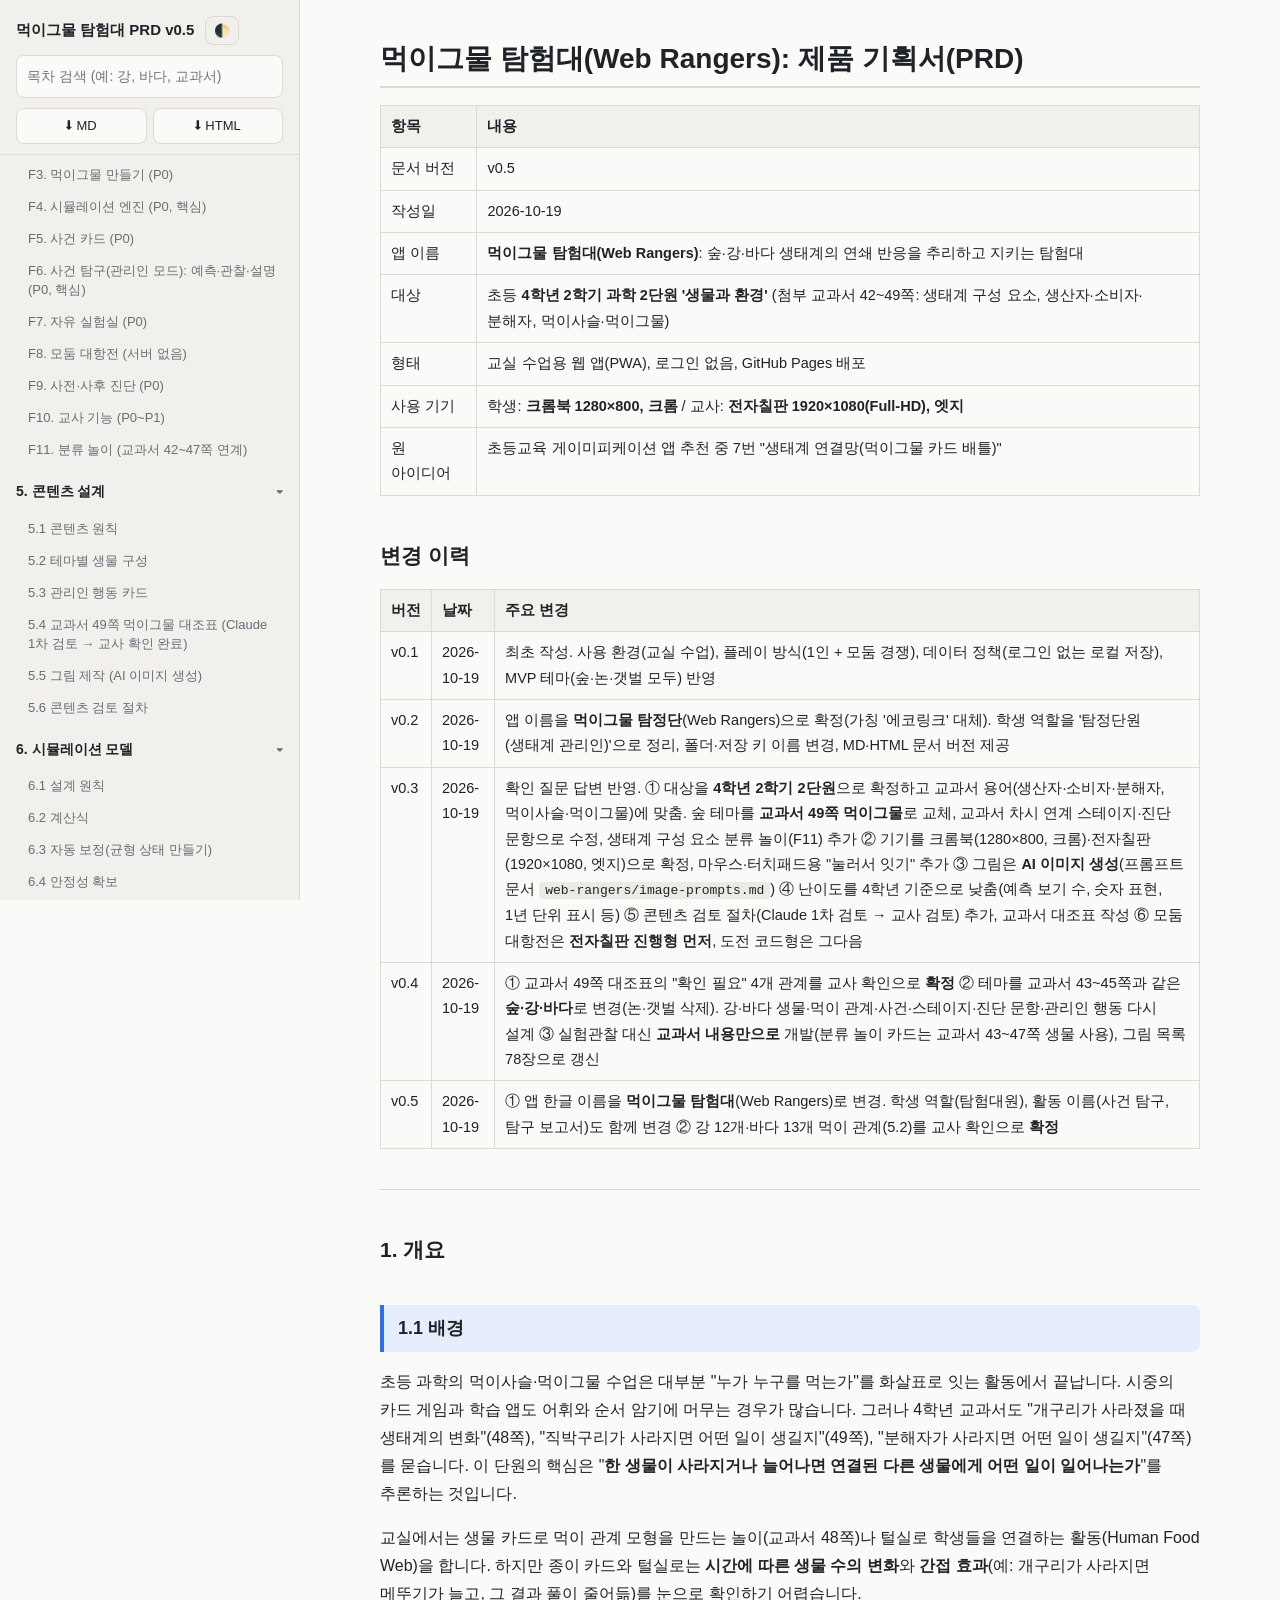
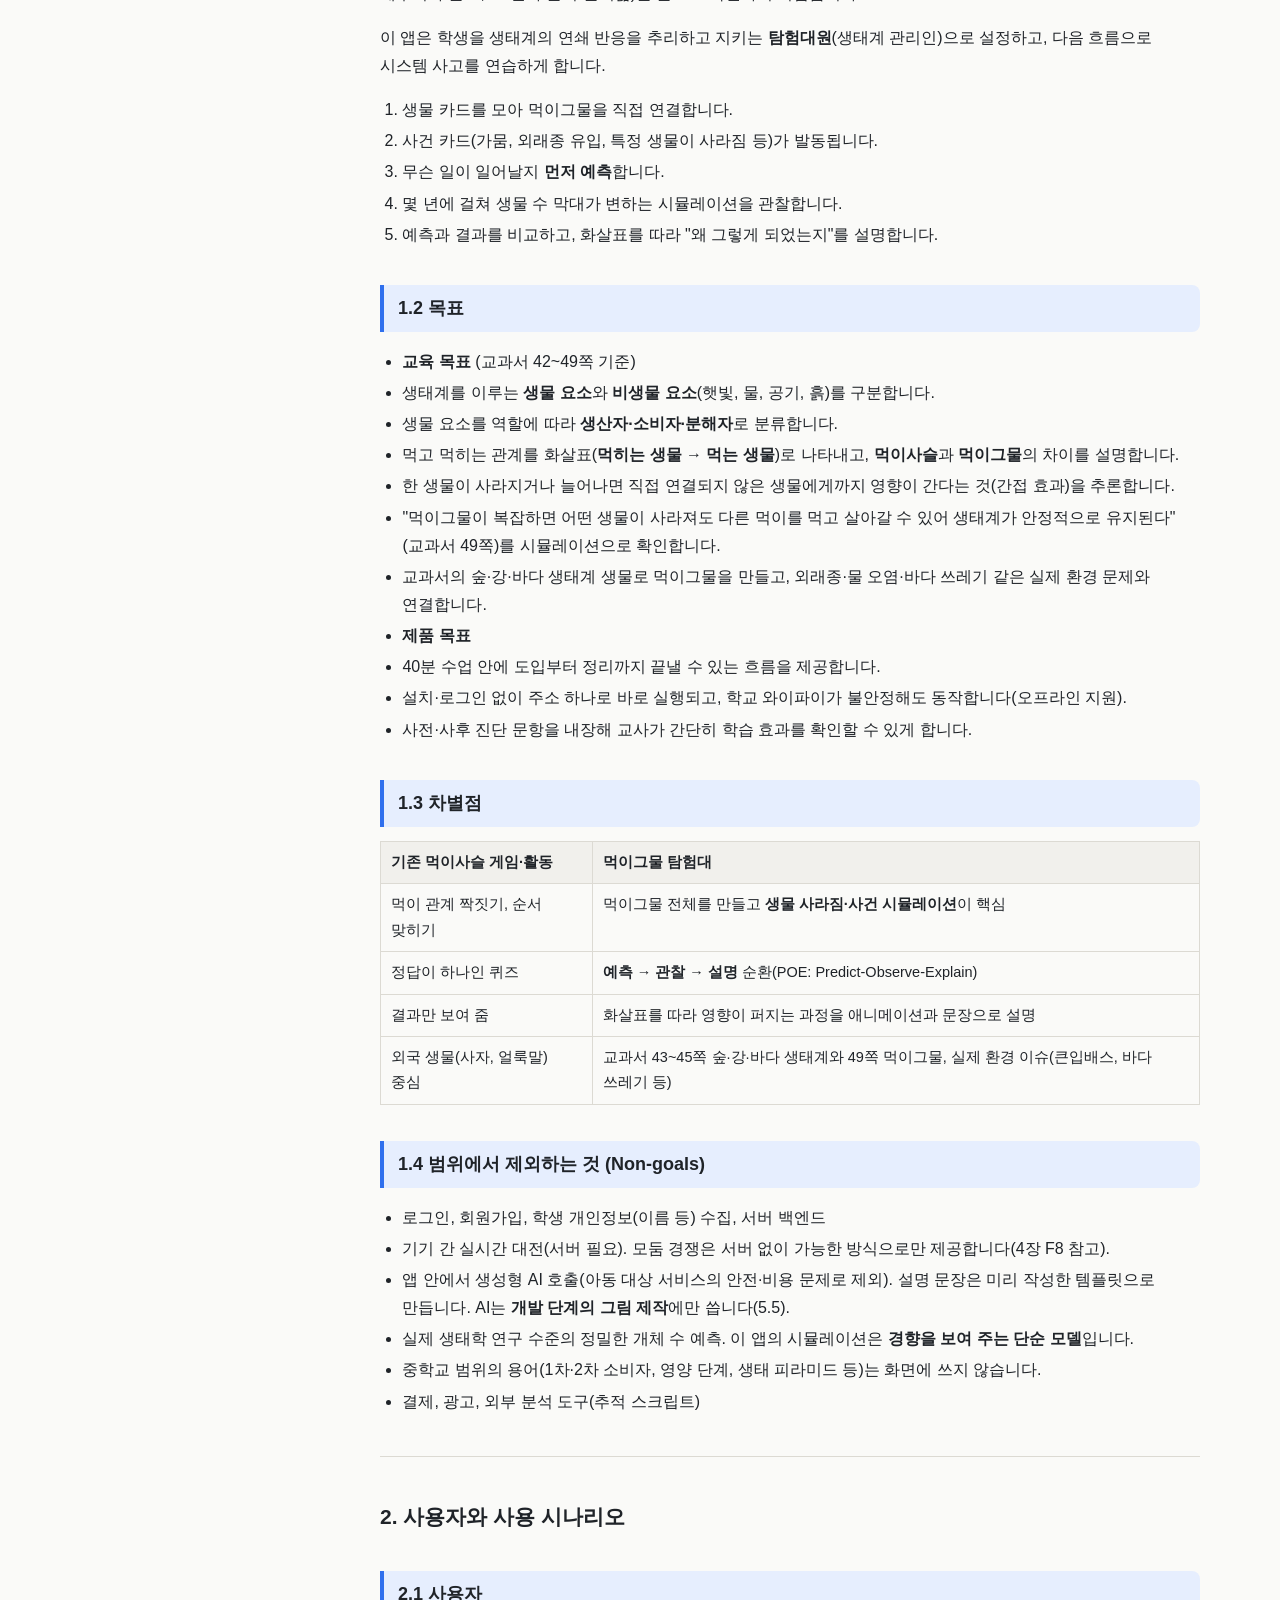
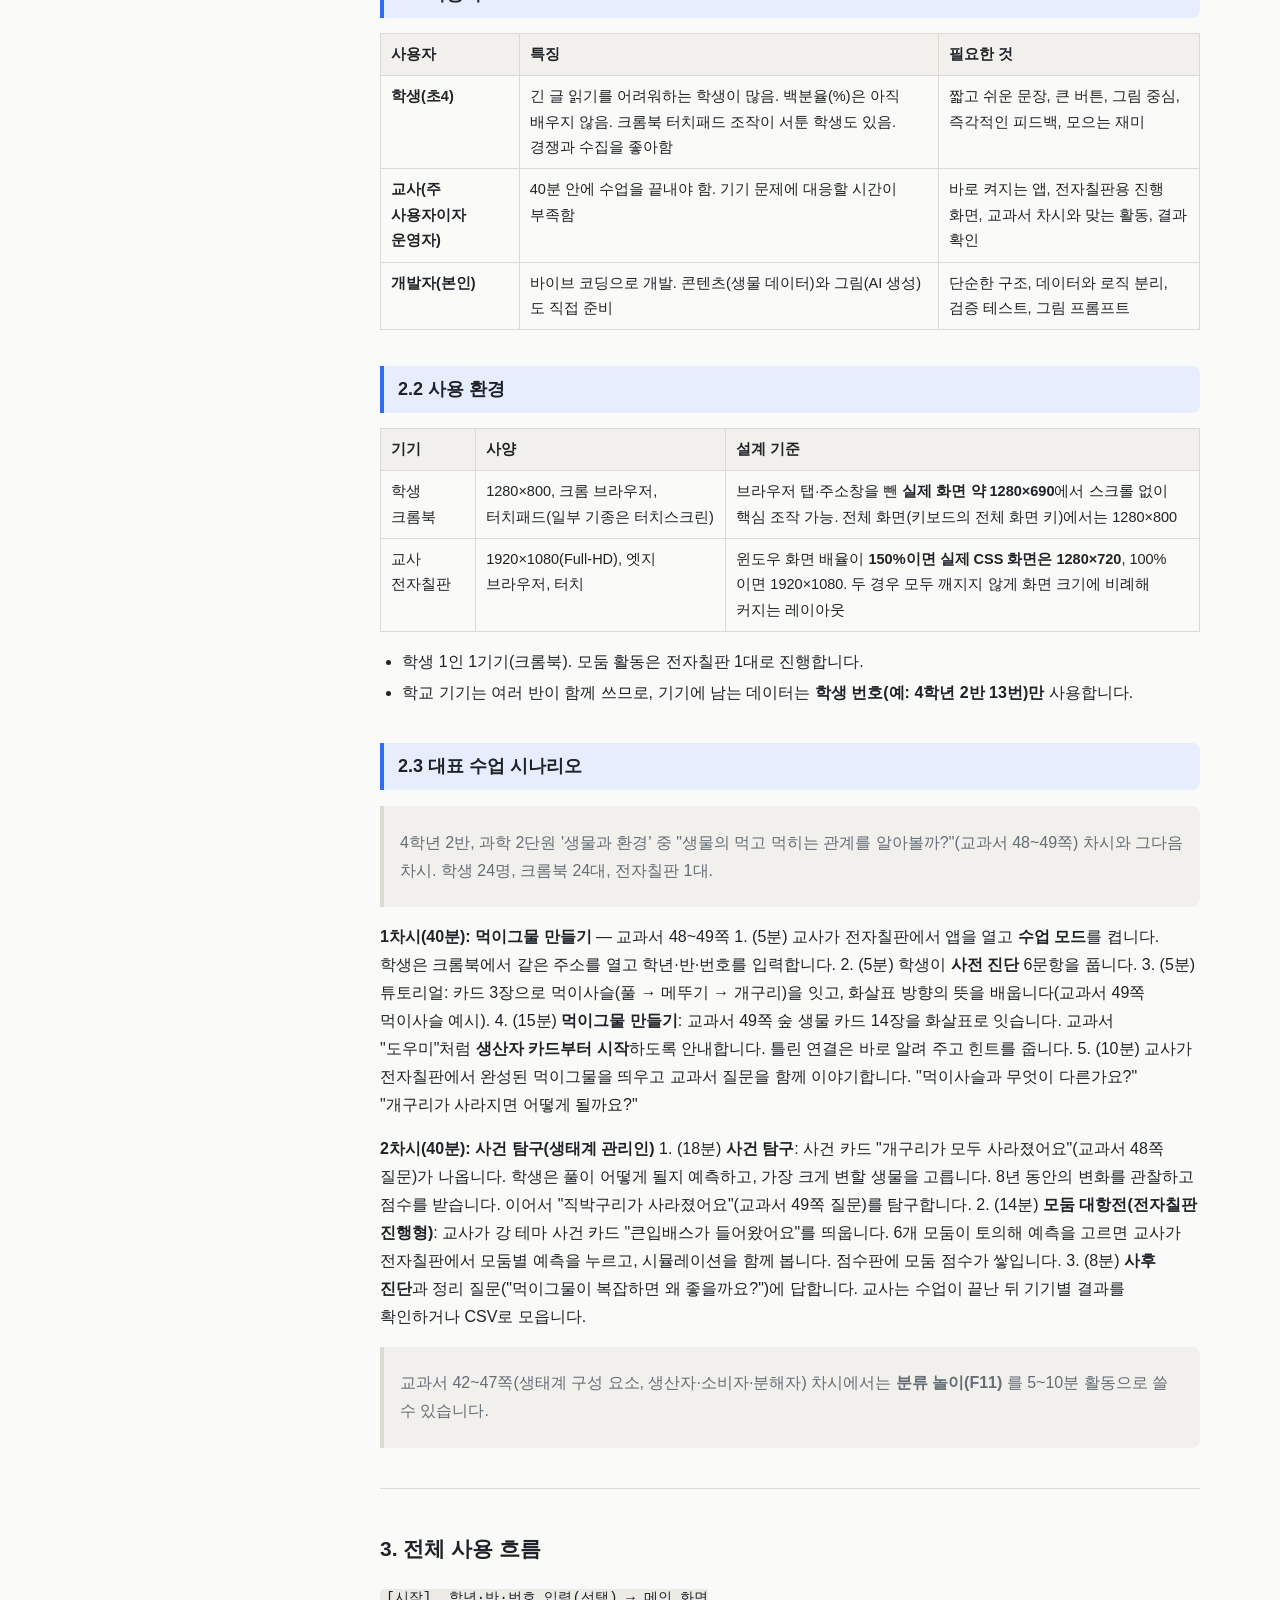
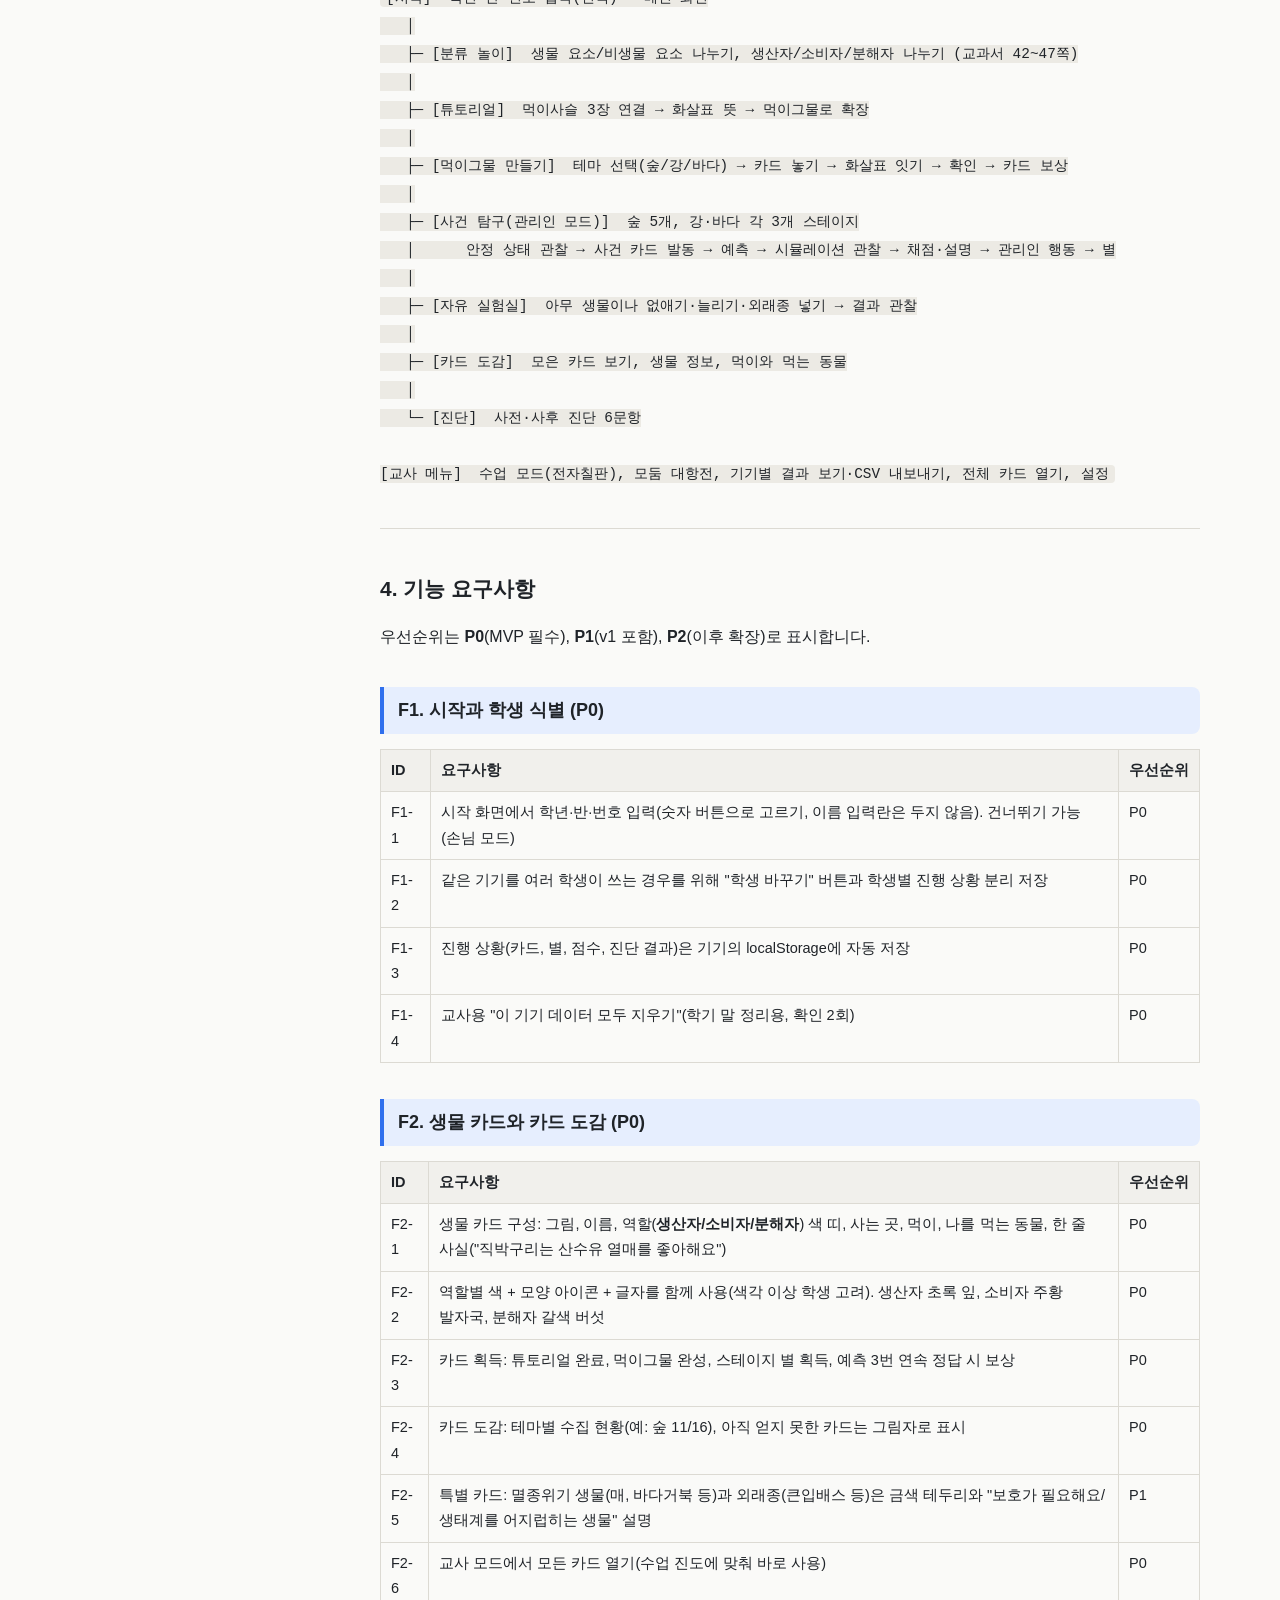
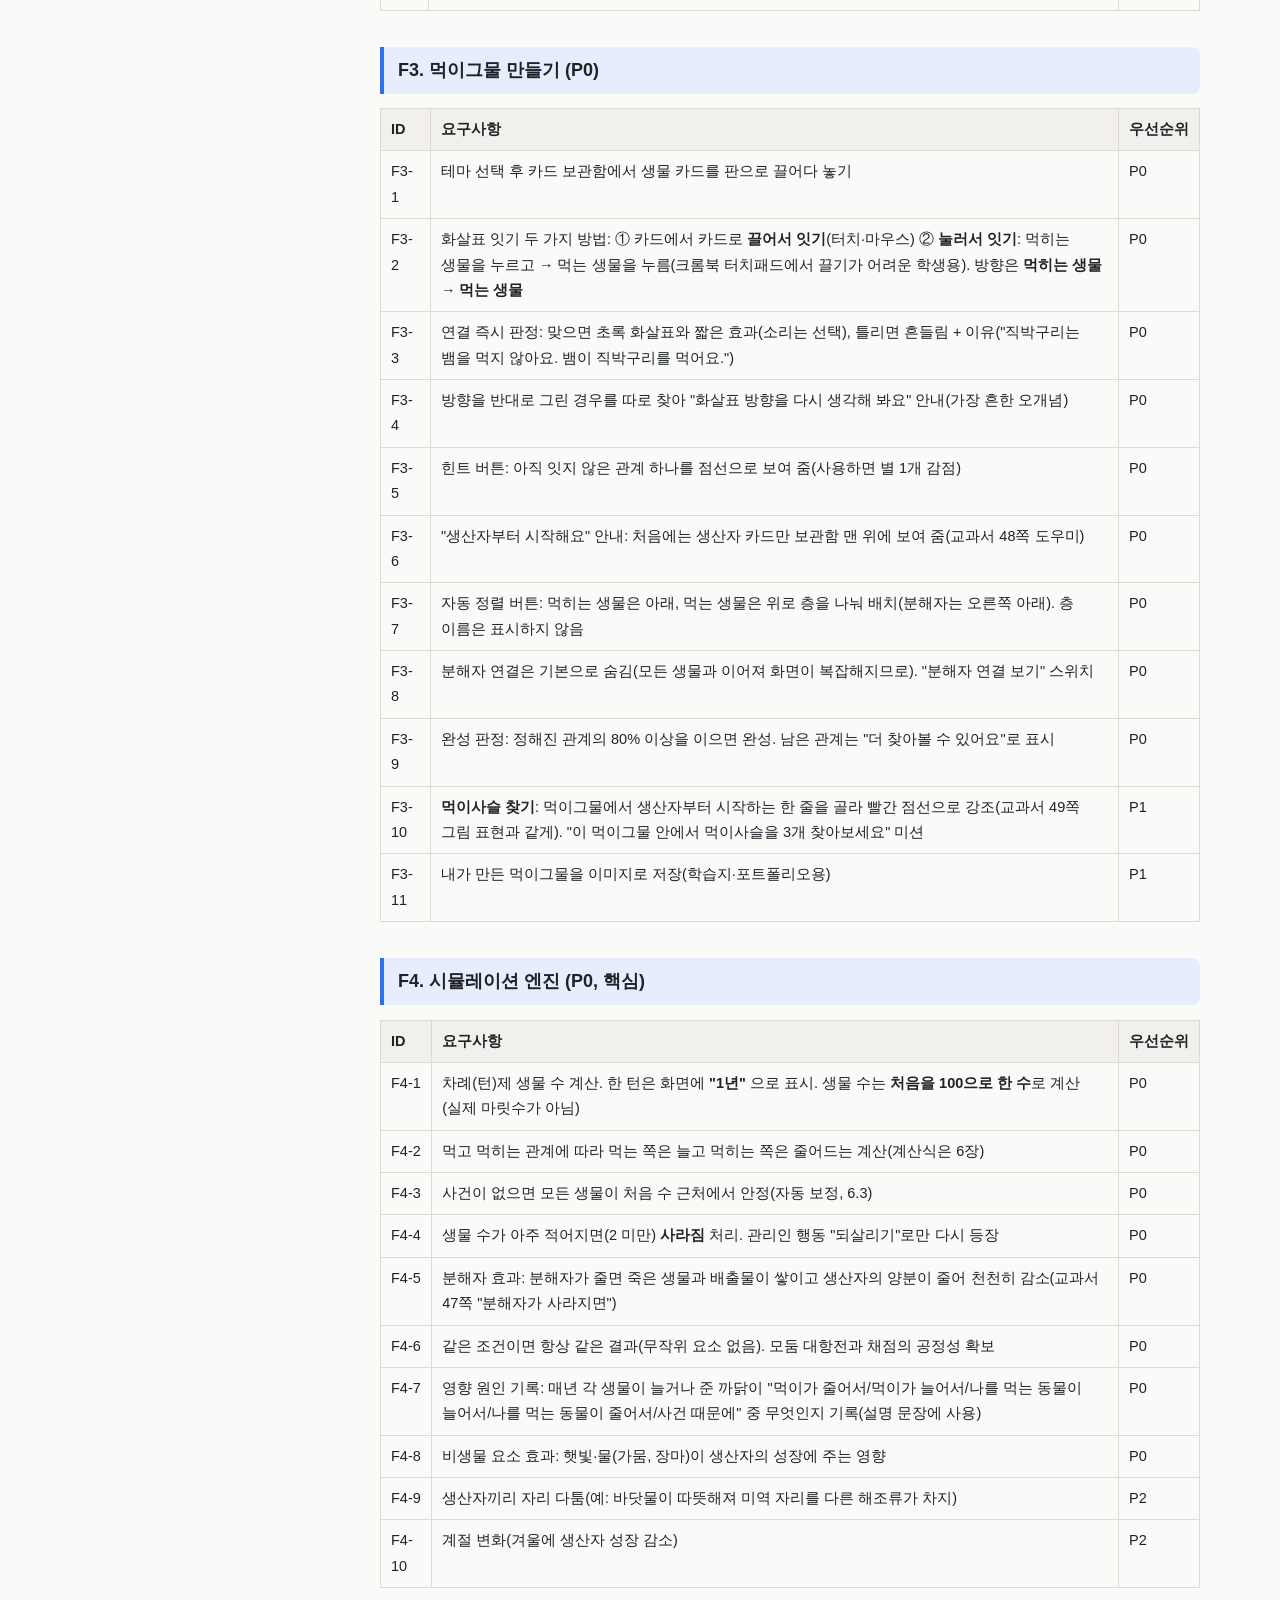
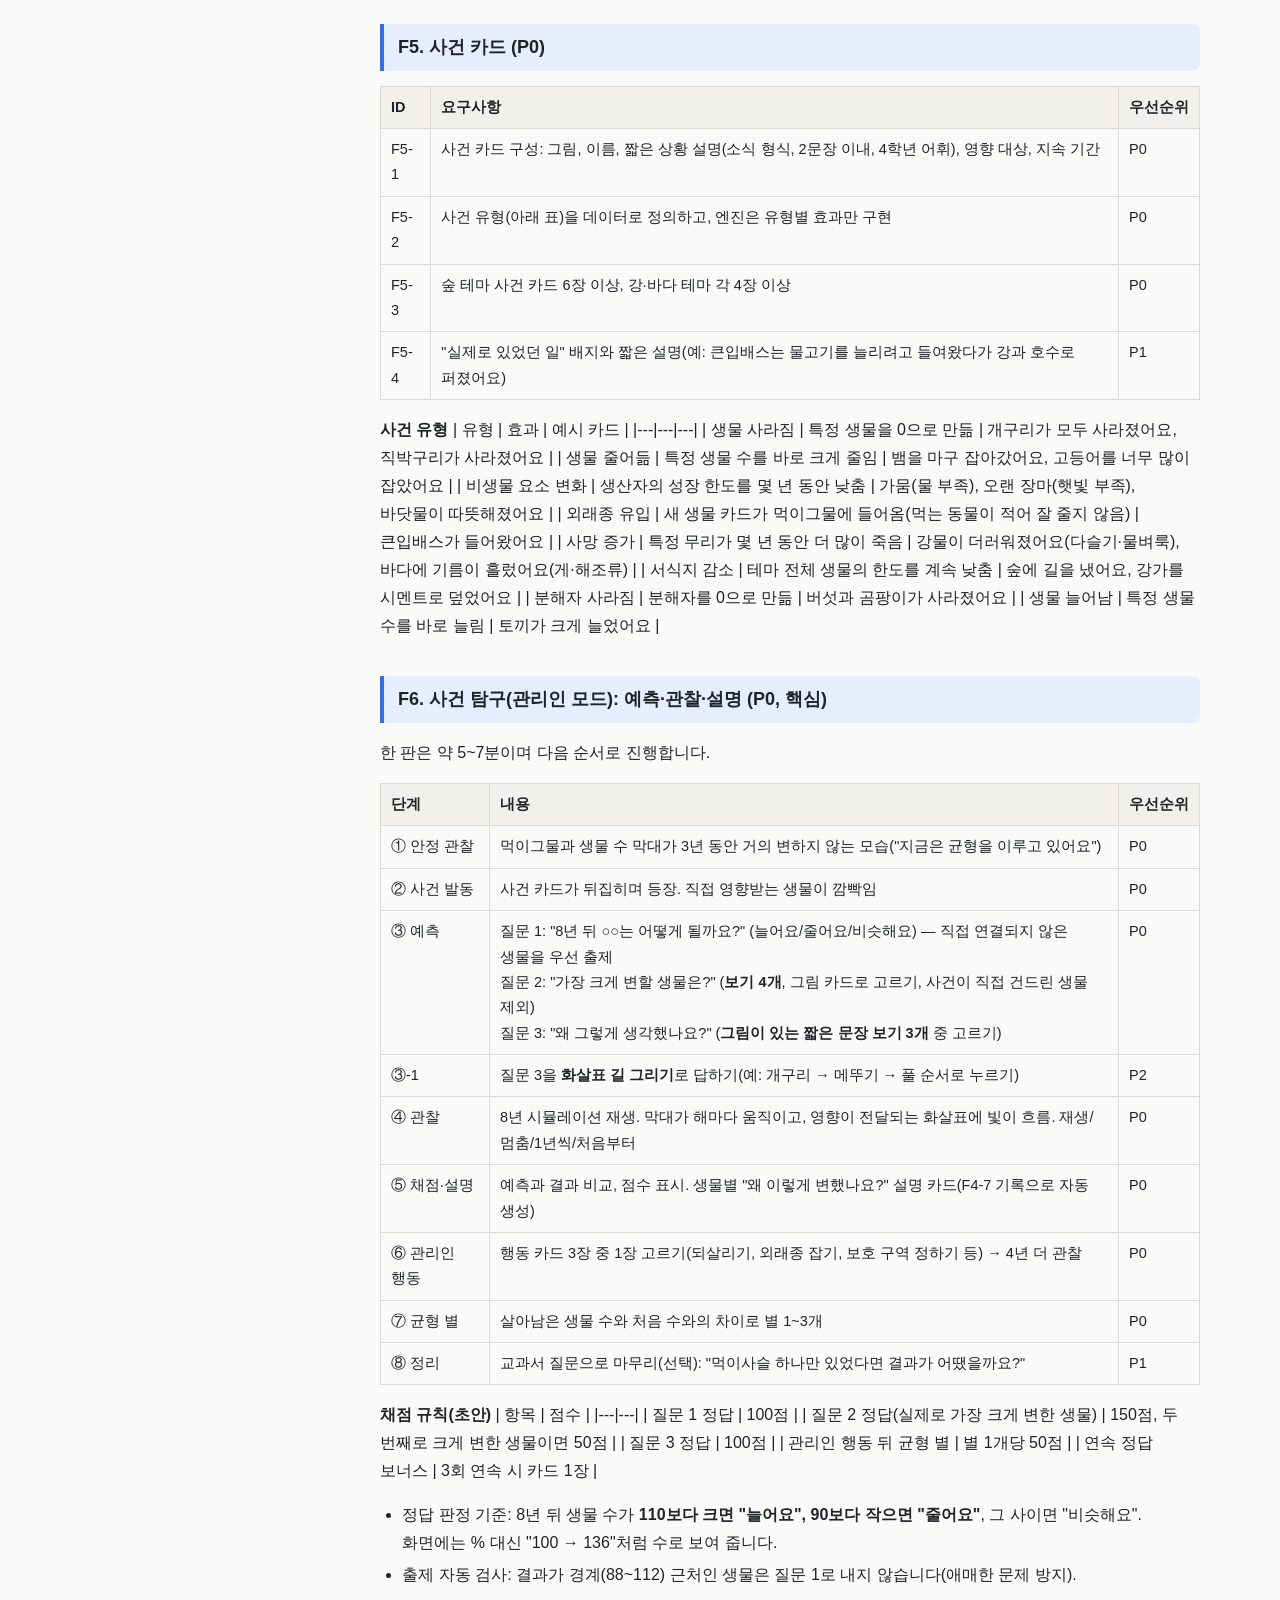
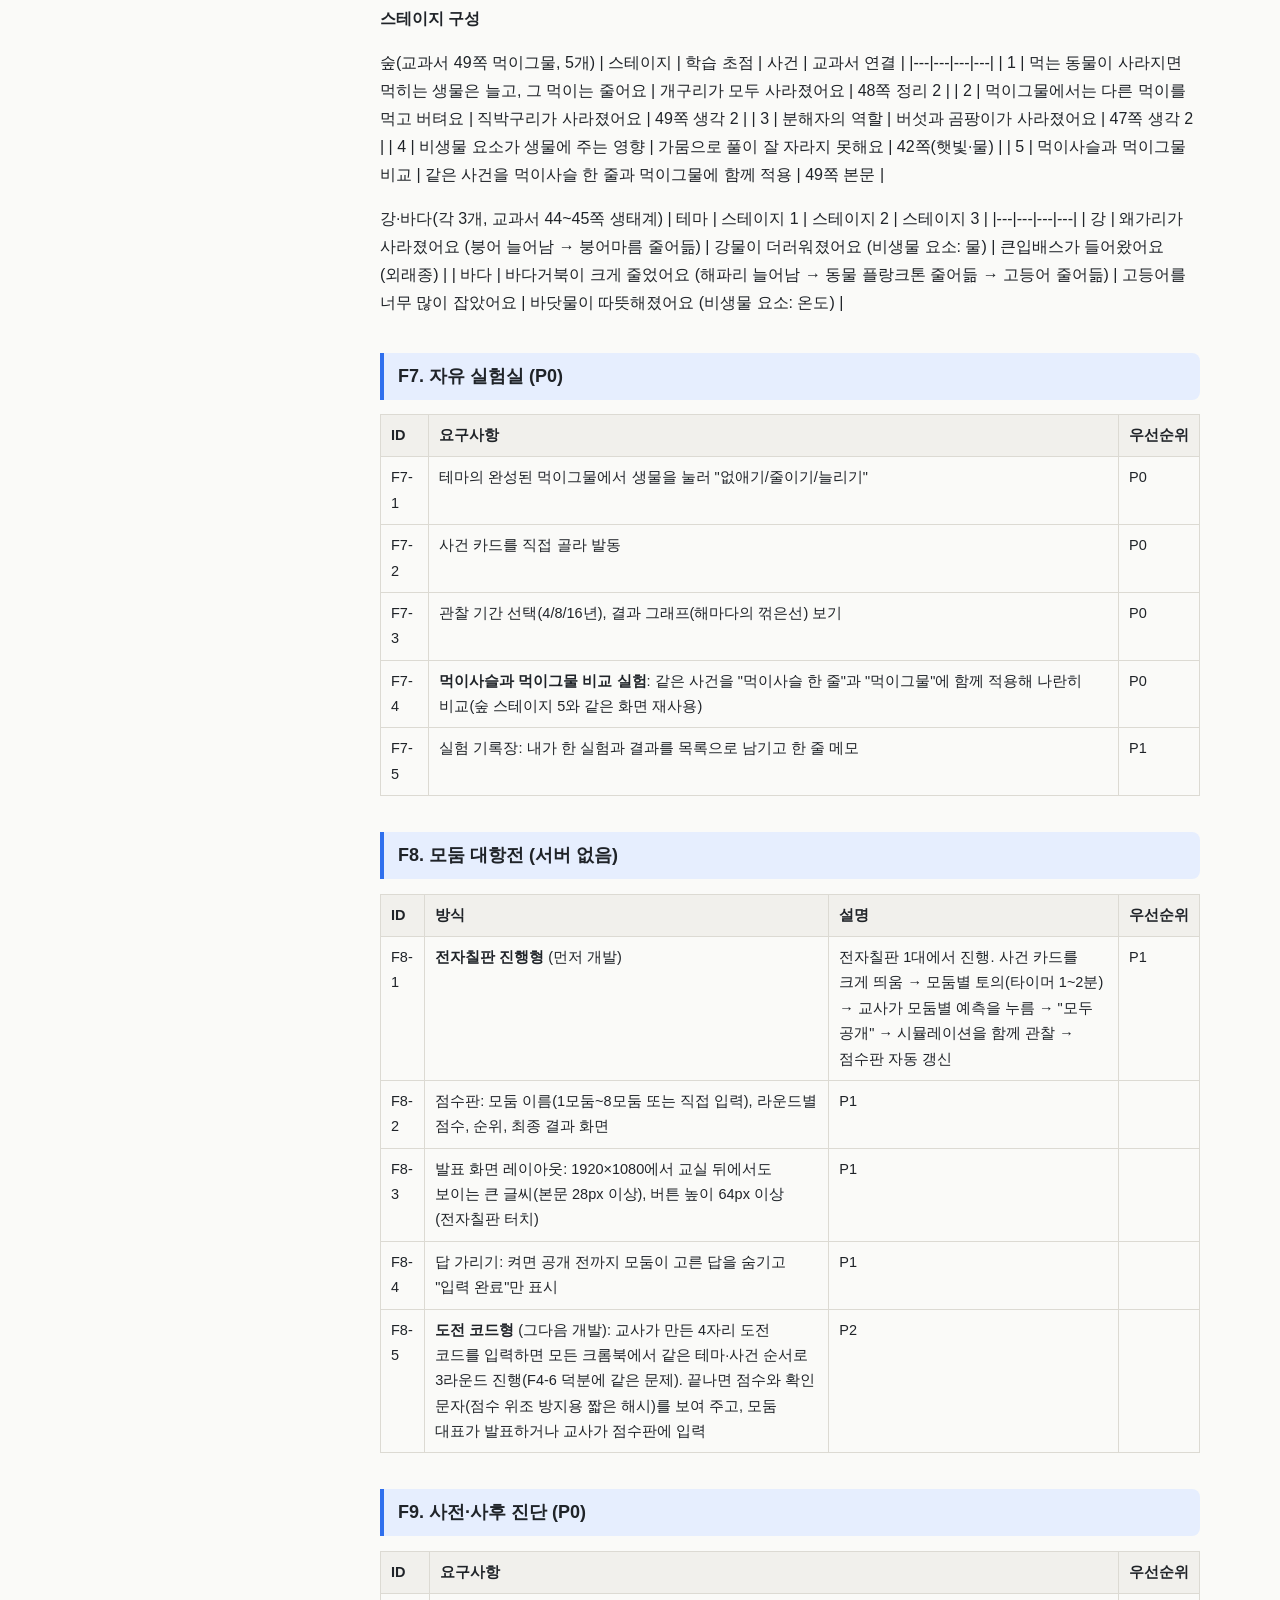
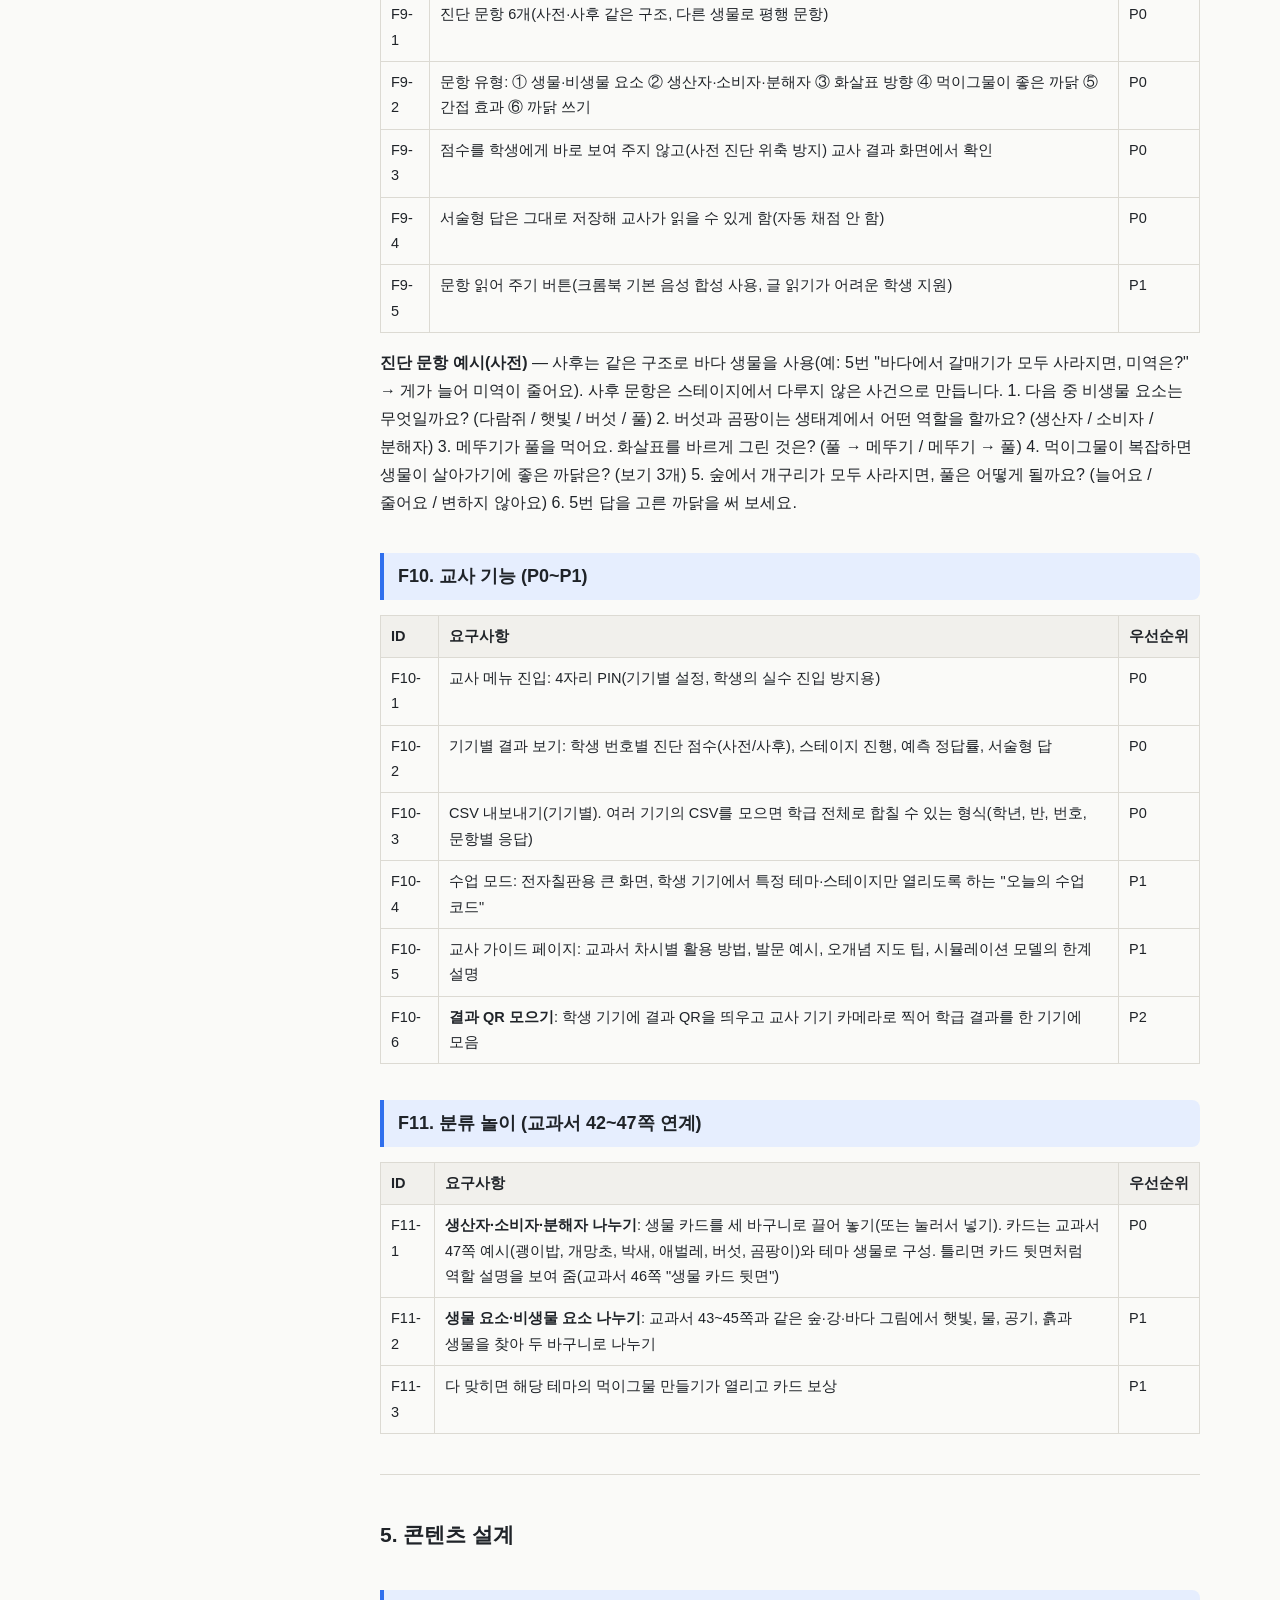
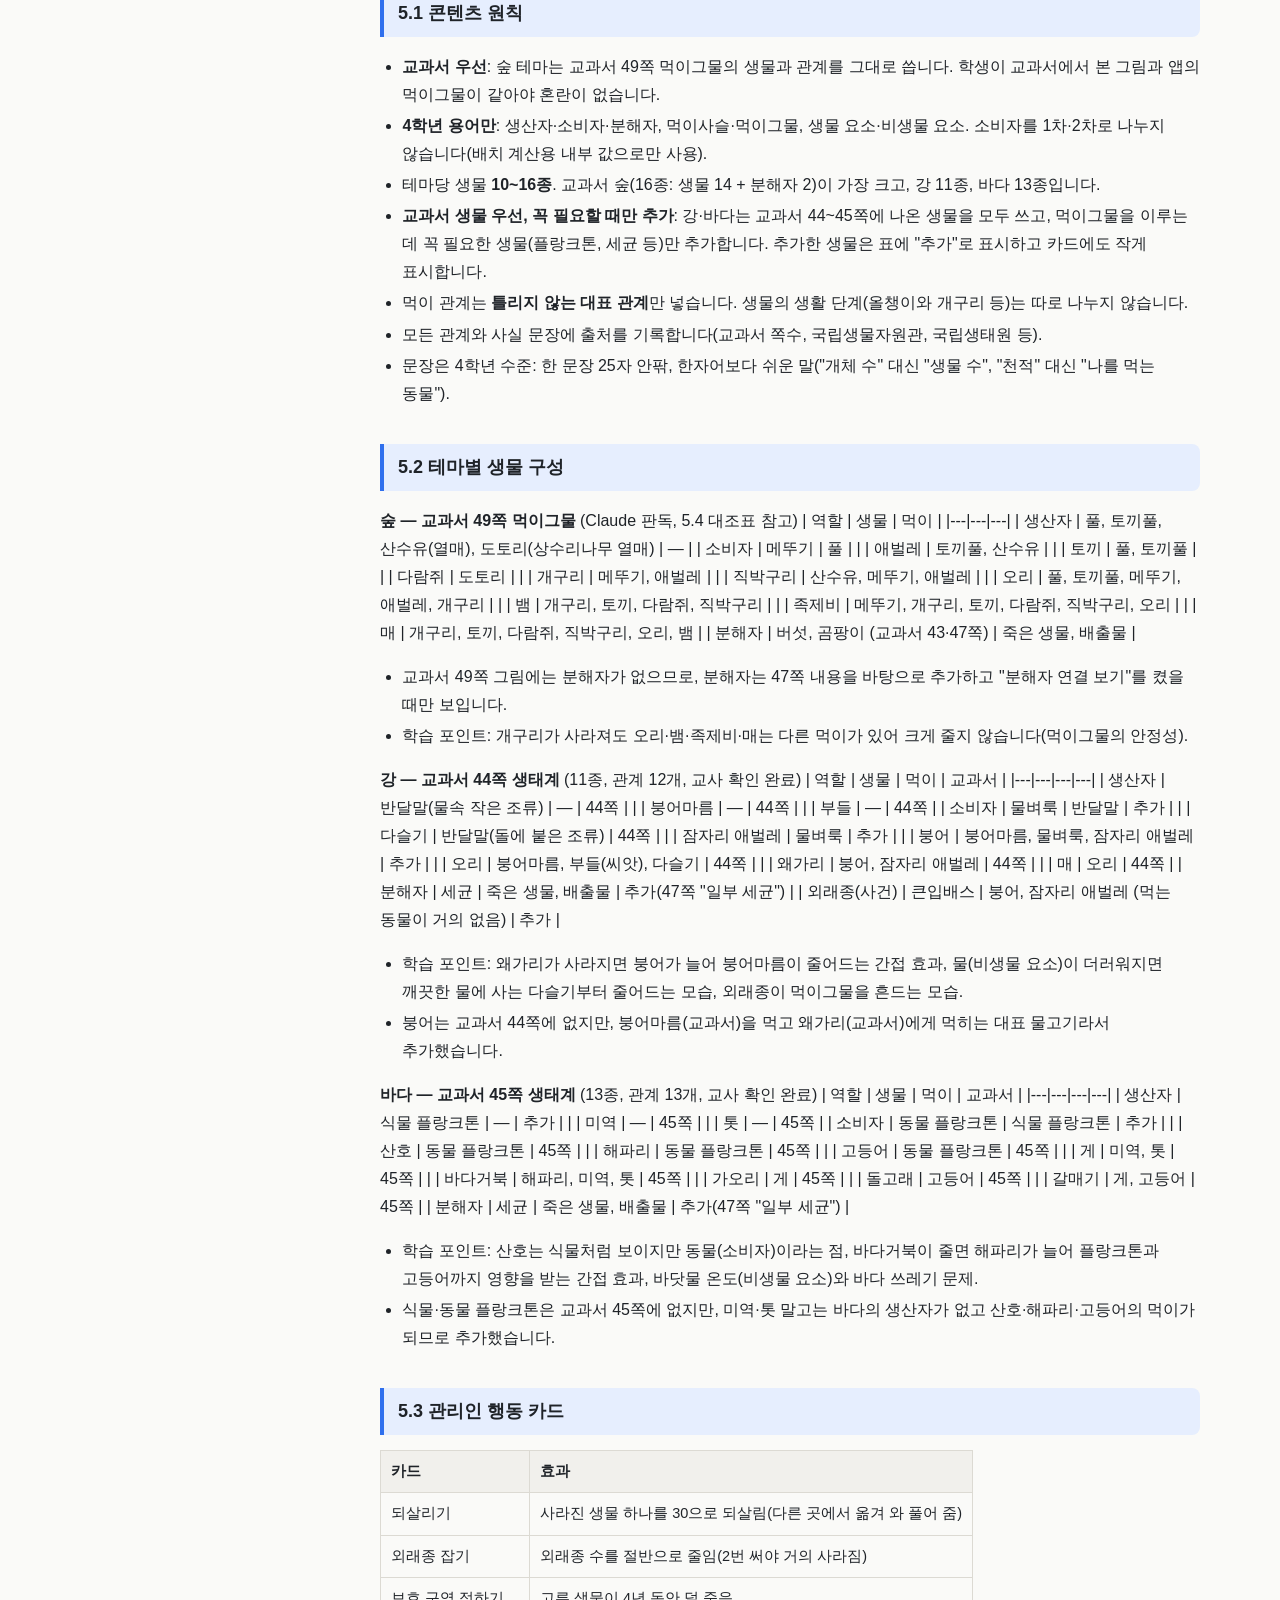
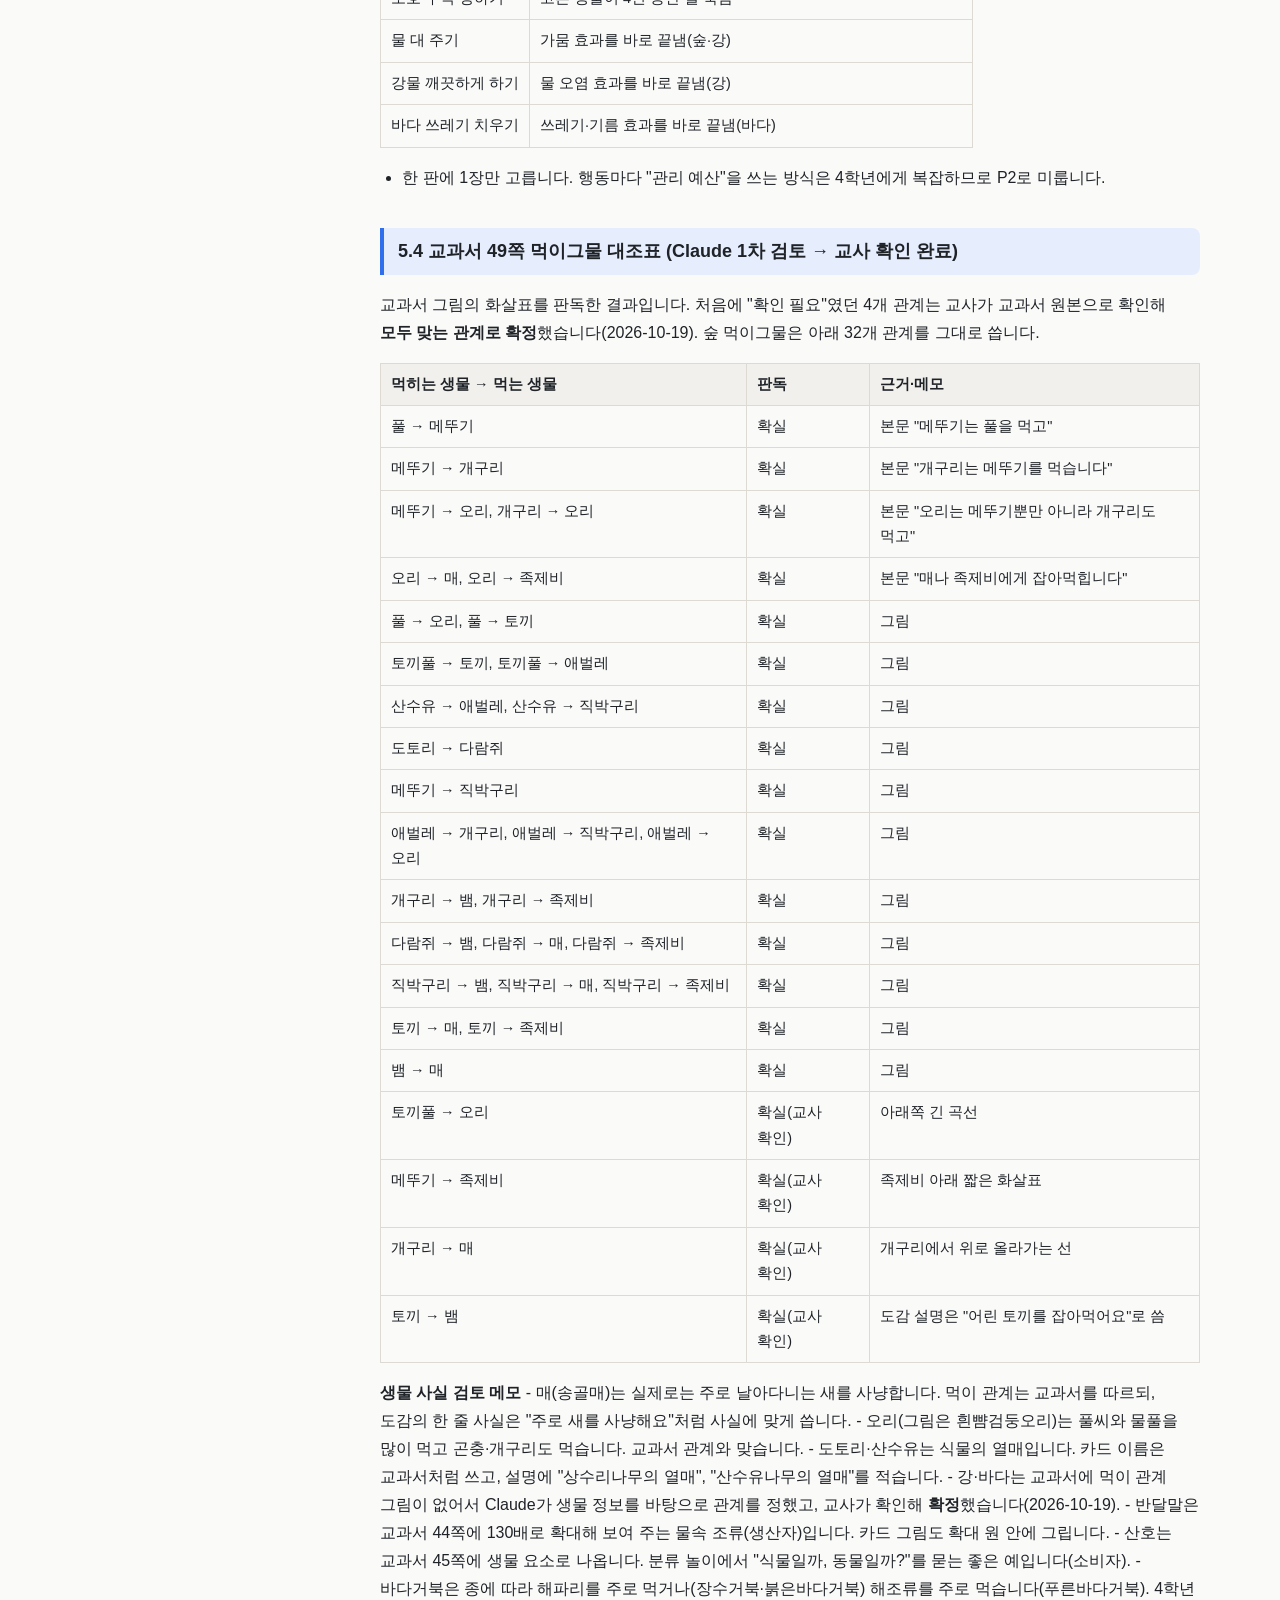
<file: prd-ecosystem-foodweb.html>
<!doctype html>
<html lang="ko">
<head>
<meta charset="utf-8">
<meta name="viewport" content="width=device-width, initial-scale=1">
<title>먹이그물 탐험대(Web Rangers): 제품 기획서(PRD)</title>
<style>
:root{--bg:#fafaf8;--panel:#f1f0ec;--text:#1f2328;--muted:#656d76;--line:#dcdad3;--accent:#2f6fed;--accent-bg:#e6eefe;--code:#eceae4;--star:#d98a00}
@media (prefers-color-scheme:dark){:root:not([data-theme=light]){--bg:#17181a;--panel:#1f2124;--text:#e6e6e3;--muted:#9aa0a6;--line:#33363a;--accent:#7aa2ff;--accent-bg:#26324d;--code:#2a2c30;--star:#f0b43c}}
:root[data-theme=dark]{--bg:#17181a;--panel:#1f2124;--text:#e6e6e3;--muted:#9aa0a6;--line:#33363a;--accent:#7aa2ff;--accent-bg:#26324d;--code:#2a2c30;--star:#f0b43c}
*{box-sizing:border-box}
html{scroll-behavior:smooth;scroll-padding-top:20px}
body{margin:0;background:var(--bg);color:var(--text);font:16px/1.75 -apple-system,BlinkMacSystemFont,"Apple SD Gothic Neo","Malgun Gothic","Noto Sans KR",sans-serif;word-break:keep-all}
#side{position:fixed;inset:0 auto 0 0;width:300px;background:var(--panel);border-right:1px solid var(--line);display:flex;flex-direction:column;z-index:20;transition:transform .2s}
.side-top{padding:16px 16px 10px;border-bottom:1px solid var(--line)}
.side-top h2{font-size:15px;margin:0 0 10px;line-height:1.4}
#q{width:100%;padding:8px 10px;border:1px solid var(--line);border-radius:8px;background:var(--bg);color:var(--text);font:inherit;font-size:14px}
.dl{display:flex;gap:6px;margin-top:10px}
.dl a{flex:1;text-align:center;font-size:13px;padding:6px 4px;border:1px solid var(--line);border-radius:8px;color:var(--text);text-decoration:none;background:var(--bg)}
.dl a:hover{border-color:var(--accent);color:var(--accent)}
#nav{overflow-y:auto;padding:8px 8px 40px;flex:1}
.grp{margin:2px 0}
.grp-h{display:flex;width:100%;align-items:center;justify-content:space-between;background:none;border:0;color:var(--text);font:inherit;font-size:14px;font-weight:700;padding:8px;border-radius:6px;cursor:pointer;text-align:left}
.grp-h.static{cursor:default;color:var(--muted);font-size:12px;letter-spacing:.04em}
.grp-h a{color:inherit;text-decoration:none;flex:1}
.grp-h:hover:not(.static){background:var(--accent-bg)}
.chev{transition:transform .15s;color:var(--muted)}
.grp:not(.open) .chev{transform:rotate(-90deg)}
.grp:not(.open) ul{display:none}
.grp ul{list-style:none;margin:0 0 6px;padding:0}
.grp li a{display:block;padding:5px 10px 5px 18px;font-size:13px;line-height:1.45;color:var(--muted);text-decoration:none;border-left:2px solid transparent;border-radius:0 6px 6px 0}
.grp li a:hover{color:var(--text);background:var(--accent-bg)}
.grp li a.active{color:var(--accent);border-left-color:var(--accent);background:var(--accent-bg);font-weight:600}
li.hide{display:none}
main{margin-left:300px;padding:40px 32px 120px}
article{max-width:820px;margin:0 auto}
h1{font-size:28px;line-height:1.35;margin:1.6em 0 .6em;padding-bottom:.3em;border-bottom:2px solid var(--line)}
article>h1:first-child{margin-top:0}
h2{font-size:21px;margin:2em 0 .6em}
h3{font-size:18px;margin:2em 0 .5em;padding:10px 14px;background:var(--accent-bg);border-left:4px solid var(--accent);border-radius:0 8px 8px 0;line-height:1.5}
blockquote{margin:1em 0;padding:.4em 1em;border-left:4px solid var(--line);color:var(--muted);background:var(--panel);border-radius:0 8px 8px 0}
table{border-collapse:collapse;width:100%;margin:1em 0;font-size:14.5px;display:block;overflow-x:auto}
th,td{border:1px solid var(--line);padding:8px 10px;text-align:left;vertical-align:top}
th{background:var(--panel)}
code{background:var(--code);padding:1px 6px;border-radius:4px;font-size:.9em}
hr{border:0;border-top:1px solid var(--line);margin:2.5em 0}
ul,ol{padding-left:1.4em}
li{margin:.2em 0}
.stars{color:var(--star);letter-spacing:1px;font-weight:700}
#menu,#top{position:fixed;z-index:30;border:1px solid var(--line);background:var(--panel);color:var(--text);border-radius:10px;cursor:pointer;font-size:16px}
#menu{display:none;top:12px;left:12px;width:42px;height:42px}
#top{right:16px;bottom:16px;width:42px;height:42px;opacity:0;pointer-events:none;transition:opacity .2s}
#top.show{opacity:1;pointer-events:auto}
#theme{background:none;border:1px solid var(--line);color:var(--text);border-radius:8px;cursor:pointer;padding:6px 8px;font-size:13px;margin-left:6px}
#scrim{display:none}
@media (max-width:900px){
 #side{transform:translateX(-100%);width:min(320px,86vw)}
 body.open #side{transform:none}
 body.open #scrim{display:block;position:fixed;inset:0;background:#0006;z-index:15}
 #menu{display:block}
 body.open #menu{display:none}
 main{margin-left:0;padding:70px 16px 100px}
 h1{font-size:23px}
}
@media print{#side,#menu,#top{display:none}main{margin:0}}
</style>
</head>
<body>
<button id="menu" aria-label="목차 열기">☰</button>
<div id="scrim"></div>
<aside id="side">
 <div class="side-top">
  <h2>먹이그물 탐험대 PRD v0.5 <button id="theme" title="테마 전환">🌓</button></h2>
  <input id="q" type="search" placeholder="목차 검색 (예: 강, 바다, 교과서)" aria-label="목차 검색">
  <div class="dl">
   <a href="prd-ecosystem-foodweb.md" download="prd-ecosystem-foodweb.md">⬇ MD</a>
   <a id="dlhtml" href="prd-ecosystem-foodweb.html" download="prd-ecosystem-foodweb.html">⬇ HTML</a>
  </div>
 </div>
 <nav id="nav"><div class="grp"><button class="grp-h" aria-expanded="false"><a href="#변경-이력">변경 이력</a></button><ul></ul></div><div class="grp open"><button class="grp-h" aria-expanded="true"><a href="#1-개요">1. 개요</a><span class=chev>▾</span></button><ul><li><a href="#1-1-배경">1.1 배경</a></li><li><a href="#1-2-목표">1.2 목표</a></li><li><a href="#1-3-차별점">1.3 차별점</a></li><li><a href="#1-4-범위에서-제외하는-것-non-goals">1.4 범위에서 제외하는 것 (Non-goals)</a></li></ul></div><div class="grp open"><button class="grp-h" aria-expanded="true"><a href="#2-사용자와-사용-시나리오">2. 사용자와 사용 시나리오</a><span class=chev>▾</span></button><ul><li><a href="#2-1-사용자">2.1 사용자</a></li><li><a href="#2-2-사용-환경">2.2 사용 환경</a></li><li><a href="#2-3-대표-수업-시나리오">2.3 대표 수업 시나리오</a></li></ul></div><div class="grp"><button class="grp-h" aria-expanded="false"><a href="#3-전체-사용-흐름">3. 전체 사용 흐름</a></button><ul></ul></div><div class="grp open"><button class="grp-h" aria-expanded="true"><a href="#4-기능-요구사항">4. 기능 요구사항</a><span class=chev>▾</span></button><ul><li><a href="#f1-시작과-학생-식별-p0">F1. 시작과 학생 식별 (P0)</a></li><li><a href="#f2-생물-카드와-카드-도감-p0">F2. 생물 카드와 카드 도감 (P0)</a></li><li><a href="#f3-먹이그물-만들기-p0">F3. 먹이그물 만들기 (P0)</a></li><li><a href="#f4-시뮬레이션-엔진-p0-핵심">F4. 시뮬레이션 엔진 (P0, 핵심)</a></li><li><a href="#f5-사건-카드-p0">F5. 사건 카드 (P0)</a></li><li><a href="#f6-사건-탐구-관리인-모드-예측-관찰-설명-p0-핵심">F6. 사건 탐구(관리인 모드): 예측·관찰·설명 (P0, 핵심)</a></li><li><a href="#f7-자유-실험실-p0">F7. 자유 실험실 (P0)</a></li><li><a href="#f8-모둠-대항전-서버-없음">F8. 모둠 대항전 (서버 없음)</a></li><li><a href="#f9-사전-사후-진단-p0">F9. 사전·사후 진단 (P0)</a></li><li><a href="#f10-교사-기능-p0-p1">F10. 교사 기능 (P0~P1)</a></li><li><a href="#f11-분류-놀이-교과서-42-47쪽-연계">F11. 분류 놀이 (교과서 42~47쪽 연계)</a></li></ul></div><div class="grp open"><button class="grp-h" aria-expanded="true"><a href="#5-콘텐츠-설계">5. 콘텐츠 설계</a><span class=chev>▾</span></button><ul><li><a href="#5-1-콘텐츠-원칙">5.1 콘텐츠 원칙</a></li><li><a href="#5-2-테마별-생물-구성">5.2 테마별 생물 구성</a></li><li><a href="#5-3-관리인-행동-카드">5.3 관리인 행동 카드</a></li><li><a href="#5-4-교과서-49쪽-먹이그물-대조표-claude-1차-검토-교사-확인-완료">5.4 교과서 49쪽 먹이그물 대조표 (Claude 1차 검토 → 교사 확인 완료)</a></li><li><a href="#5-5-그림-제작-ai-이미지-생성">5.5 그림 제작 (AI 이미지 생성)</a></li><li><a href="#5-6-콘텐츠-검토-절차">5.6 콘텐츠 검토 절차</a></li></ul></div><div class="grp open"><button class="grp-h" aria-expanded="true"><a href="#6-시뮬레이션-모델">6. 시뮬레이션 모델</a><span class=chev>▾</span></button><ul><li><a href="#6-1-설계-원칙">6.1 설계 원칙</a></li><li><a href="#6-2-계산식">6.2 계산식</a></li><li><a href="#6-3-자동-보정-균형-상태-만들기">6.3 자동 보정(균형 상태 만들기)</a></li><li><a href="#6-4-안정성-확보">6.4 안정성 확보</a></li><li><a href="#6-5-설명-문장-생성">6.5 설명 문장 생성</a></li><li><a href="#6-6-시뮬레이션-검증-테스트">6.6 시뮬레이션 검증 테스트</a></li></ul></div><div class="grp"><button class="grp-h" aria-expanded="false"><a href="#7-오개념과-대응-설계">7. 오개념과 대응 설계</a></button><ul></ul></div><div class="grp open"><button class="grp-h" aria-expanded="true"><a href="#8-기술-스택">8. 기술 스택</a><span class=chev>▾</span></button><ul><li><a href="#8-1-폴더-구조-안">8.1 폴더 구조(안)</a></li></ul></div><div class="grp open"><button class="grp-h" aria-expanded="true"><a href="#9-데이터-모델">9. 데이터 모델</a><span class=chev>▾</span></button><ul><li><a href="#9-1-생물-카드">9.1 생물 카드</a></li><li><a href="#9-2-사건-카드">9.2 사건 카드</a></li><li><a href="#9-3-학생-진행-상황-localstorage">9.3 학생 진행 상황(localStorage)</a></li></ul></div><div class="grp"><button class="grp-h" aria-expanded="false"><a href="#10-화면-구성">10. 화면 구성</a></button><ul></ul></div><div class="grp"><button class="grp-h" aria-expanded="false"><a href="#11-비기능-요구사항">11. 비기능 요구사항</a></button><ul></ul></div><div class="grp open"><button class="grp-h" aria-expanded="true"><a href="#12-개발-단계-마일스톤">12. 개발 단계 (마일스톤)</a><span class=chev>▾</span></button><ul><li><a href="#m1-데이터와-시뮬레이션-엔진-화면-없음">M1. 데이터와 시뮬레이션 엔진 (화면 없음)</a></li><li><a href="#m2-그림-1차와-먹이그물-만들기">M2. 그림 1차와 먹이그물 만들기</a></li><li><a href="#m3-사건-탐구-핵심-게임-루프">M3. 사건 탐구(핵심 게임 루프)</a></li><li><a href="#m4-교실-기능과-모둠-대항전-전자칠판-진행형">M4. 교실 기능과 모둠 대항전(전자칠판 진행형)</a></li><li><a href="#m5-강-바다-콘텐츠와-카드-수집">M5. 강·바다 콘텐츠와 카드 수집</a></li><li><a href="#m6-파일럿-수업과-도전-코드형">M6. 파일럿 수업과 도전 코드형</a></li></ul></div><div class="grp"><button class="grp-h" aria-expanded="false"><a href="#13-위험-요소와-대응">13. 위험 요소와 대응</a></button><ul></ul></div><div class="grp"><button class="grp-h" aria-expanded="false"><a href="#14-성공-지표">14. 성공 지표</a></button><ul></ul></div><div class="grp open"><button class="grp-h" aria-expanded="true"><a href="#15-결정된-사항과-남은-확인-사항">15. 결정된 사항과 남은 확인 사항</a><span class=chev>▾</span></button><ul><li><a href="#15-1-결정된-사항-v0-5">15.1 결정된 사항 (v0.5)</a></li><li><a href="#15-2-확인이-필요한-사항">15.2 확인이 필요한 사항</a></li></ul></div><div class="grp"><button class="grp-h" aria-expanded="false"><a href="#참고-자료">참고 자료</a></button><ul></ul></div></nav>
</aside>
<main><article id="doc"><h1 id="먹이그물-탐험대-web-rangers-제품-기획서-prd">먹이그물 탐험대(Web Rangers): 제품 기획서(PRD)</h1>
<table>
<thead>
<tr>
<th>항목</th>
<th>내용</th>
</tr>
</thead>
<tbody>
<tr>
<td>문서 버전</td>
<td>v0.5</td>
</tr>
<tr>
<td>작성일</td>
<td>2026-10-19</td>
</tr>
<tr>
<td>앱 이름</td>
<td><strong>먹이그물 탐험대(Web Rangers)</strong>: 숲·강·바다 생태계의 연쇄 반응을 추리하고 지키는 탐험대</td>
</tr>
<tr>
<td>대상</td>
<td>초등 <strong>4학년 2학기 과학 2단원 '생물과 환경'</strong> (첨부 교과서 42~49쪽: 생태계 구성 요소, 생산자·소비자·분해자, 먹이사슬·먹이그물)</td>
</tr>
<tr>
<td>형태</td>
<td>교실 수업용 웹 앱(PWA), 로그인 없음, GitHub Pages 배포</td>
</tr>
<tr>
<td>사용 기기</td>
<td>학생: <strong>크롬북 1280×800, 크롬</strong> / 교사: <strong>전자칠판 1920×1080(Full-HD), 엣지</strong></td>
</tr>
<tr>
<td>원 아이디어</td>
<td>초등교육 게이미피케이션 앱 추천 중 7번 "생태계 연결망(먹이그물 카드 배틀)"</td>
</tr>
</tbody>
</table>
<h2 id="변경-이력">변경 이력</h2>
<table>
<thead>
<tr>
<th>버전</th>
<th>날짜</th>
<th>주요 변경</th>
</tr>
</thead>
<tbody>
<tr>
<td>v0.1</td>
<td>2026-10-19</td>
<td>최초 작성. 사용 환경(교실 수업), 플레이 방식(1인 + 모둠 경쟁), 데이터 정책(로그인 없는 로컬 저장), MVP 테마(숲·논·갯벌 모두) 반영</td>
</tr>
<tr>
<td>v0.2</td>
<td>2026-10-19</td>
<td>앱 이름을 <strong>먹이그물 탐정단</strong>(Web Rangers)으로 확정(가칭 '에코링크' 대체). 학생 역할을 '탐정단원(생태계 관리인)'으로 정리, 폴더·저장 키 이름 변경, MD·HTML 문서 버전 제공</td>
</tr>
<tr>
<td>v0.3</td>
<td>2026-10-19</td>
<td>확인 질문 답변 반영. ① 대상을 <strong>4학년 2학기 2단원</strong>으로 확정하고 교과서 용어(생산자·소비자·분해자, 먹이사슬·먹이그물)에 맞춤. 숲 테마를 <strong>교과서 49쪽 먹이그물</strong>로 교체, 교과서 차시 연계 스테이지·진단 문항으로 수정, 생태계 구성 요소 분류 놀이(F11) 추가 ② 기기를 크롬북(1280×800, 크롬)·전자칠판(1920×1080, 엣지)으로 확정, 마우스·터치패드용 "눌러서 잇기" 추가 ③ 그림은 <strong>AI 이미지 생성</strong>(프롬프트 문서 <code>web-rangers/image-prompts.md</code>) ④ 난이도를 4학년 기준으로 낮춤(예측 보기 수, 숫자 표현, 1년 단위 표시 등) ⑤ 콘텐츠 검토 절차(Claude 1차 검토 → 교사 검토) 추가, 교과서 대조표 작성 ⑥ 모둠 대항전은 <strong>전자칠판 진행형 먼저</strong>, 도전 코드형은 그다음</td>
</tr>
<tr>
<td>v0.4</td>
<td>2026-10-19</td>
<td>① 교과서 49쪽 대조표의 "확인 필요" 4개 관계를 교사 확인으로 <strong>확정</strong> ② 테마를 교과서 43~45쪽과 같은 <strong>숲·강·바다</strong>로 변경(논·갯벌 삭제). 강·바다 생물·먹이 관계·사건·스테이지·진단 문항·관리인 행동 다시 설계 ③ 실험관찰 대신 <strong>교과서 내용만으로</strong> 개발(분류 놀이 카드는 교과서 43~47쪽 생물 사용), 그림 목록 78장으로 갱신</td>
</tr>
<tr>
<td>v0.5</td>
<td>2026-10-19</td>
<td>① 앱 한글 이름을 <strong>먹이그물 탐험대</strong>(Web Rangers)로 변경. 학생 역할(탐험대원), 활동 이름(사건 탐구, 탐구 보고서)도 함께 변경 ② 강 12개·바다 13개 먹이 관계(5.2)를 교사 확인으로 <strong>확정</strong></td>
</tr>
</tbody>
</table>
<hr />
<h2 id="1-개요">1. 개요</h2>
<h3 id="1-1-배경">1.1 배경</h3>
<p>초등 과학의 먹이사슬·먹이그물 수업은 대부분 "누가 누구를 먹는가"를 화살표로 잇는 활동에서 끝납니다. 시중의 카드 게임과 학습 앱도 어휘와 순서 암기에 머무는 경우가 많습니다. 그러나 4학년 교과서도 "개구리가 사라졌을 때 생태계의 변화"(48쪽), "직박구리가 사라지면 어떤 일이 생길지"(49쪽), "분해자가 사라지면 어떤 일이 생길지"(47쪽)를 묻습니다. 이 단원의 핵심은 "<strong>한 생물이 사라지거나 늘어나면 연결된 다른 생물에게 어떤 일이 일어나는가</strong>"를 추론하는 것입니다.</p>
<p>교실에서는 생물 카드로 먹이 관계 모형을 만드는 놀이(교과서 48쪽)나 털실로 학생들을 연결하는 활동(Human Food Web)을 합니다. 하지만 종이 카드와 털실로는 <strong>시간에 따른 생물 수의 변화</strong>와 <strong>간접 효과</strong>(예: 개구리가 사라지면 메뚜기가 늘고, 그 결과 풀이 줄어듦)를 눈으로 확인하기 어렵습니다.</p>
<p>이 앱은 학생을 생태계의 연쇄 반응을 추리하고 지키는 <strong>탐험대원</strong>(생태계 관리인)으로 설정하고, 다음 흐름으로 시스템 사고를 연습하게 합니다.</p>
<ol>
<li>생물 카드를 모아 먹이그물을 직접 연결합니다.</li>
<li>사건 카드(가뭄, 외래종 유입, 특정 생물이 사라짐 등)가 발동됩니다.</li>
<li>무슨 일이 일어날지 <strong>먼저 예측</strong>합니다.</li>
<li>몇 년에 걸쳐 생물 수 막대가 변하는 시뮬레이션을 관찰합니다.</li>
<li>예측과 결과를 비교하고, 화살표를 따라 "왜 그렇게 되었는지"를 설명합니다.</li>
</ol>
<h3 id="1-2-목표">1.2 목표</h3>
<ul>
<li><strong>교육 목표</strong> (교과서 42~49쪽 기준)</li>
<li>생태계를 이루는 <strong>생물 요소</strong>와 <strong>비생물 요소</strong>(햇빛, 물, 공기, 흙)를 구분합니다.</li>
<li>생물 요소를 역할에 따라 <strong>생산자·소비자·분해자</strong>로 분류합니다.</li>
<li>먹고 먹히는 관계를 화살표(<strong>먹히는 생물 → 먹는 생물</strong>)로 나타내고, <strong>먹이사슬</strong>과 <strong>먹이그물</strong>의 차이를 설명합니다.</li>
<li>한 생물이 사라지거나 늘어나면 직접 연결되지 않은 생물에게까지 영향이 간다는 것(간접 효과)을 추론합니다.</li>
<li>"먹이그물이 복잡하면 어떤 생물이 사라져도 다른 먹이를 먹고 살아갈 수 있어 생태계가 안정적으로 유지된다"(교과서 49쪽)를 시뮬레이션으로 확인합니다.</li>
<li>교과서의 숲·강·바다 생태계 생물로 먹이그물을 만들고, 외래종·물 오염·바다 쓰레기 같은 실제 환경 문제와 연결합니다.</li>
<li><strong>제품 목표</strong></li>
<li>40분 수업 안에 도입부터 정리까지 끝낼 수 있는 흐름을 제공합니다.</li>
<li>설치·로그인 없이 주소 하나로 바로 실행되고, 학교 와이파이가 불안정해도 동작합니다(오프라인 지원).</li>
<li>사전·사후 진단 문항을 내장해 교사가 간단히 학습 효과를 확인할 수 있게 합니다.</li>
</ul>
<h3 id="1-3-차별점">1.3 차별점</h3>
<table>
<thead>
<tr>
<th>기존 먹이사슬 게임·활동</th>
<th>먹이그물 탐험대</th>
</tr>
</thead>
<tbody>
<tr>
<td>먹이 관계 짝짓기, 순서 맞히기</td>
<td>먹이그물 전체를 만들고 <strong>생물 사라짐·사건 시뮬레이션</strong>이 핵심</td>
</tr>
<tr>
<td>정답이 하나인 퀴즈</td>
<td><strong>예측 → 관찰 → 설명</strong> 순환(POE: Predict-Observe-Explain)</td>
</tr>
<tr>
<td>결과만 보여 줌</td>
<td>화살표를 따라 영향이 퍼지는 과정을 애니메이션과 문장으로 설명</td>
</tr>
<tr>
<td>외국 생물(사자, 얼룩말) 중심</td>
<td>교과서 43~45쪽 숲·강·바다 생태계와 49쪽 먹이그물, 실제 환경 이슈(큰입배스, 바다 쓰레기 등)</td>
</tr>
</tbody>
</table>
<h3 id="1-4-범위에서-제외하는-것-non-goals">1.4 범위에서 제외하는 것 (Non-goals)</h3>
<ul>
<li>로그인, 회원가입, 학생 개인정보(이름 등) 수집, 서버 백엔드</li>
<li>기기 간 실시간 대전(서버 필요). 모둠 경쟁은 서버 없이 가능한 방식으로만 제공합니다(4장 F8 참고).</li>
<li>앱 안에서 생성형 AI 호출(아동 대상 서비스의 안전·비용 문제로 제외). 설명 문장은 미리 작성한 템플릿으로 만듭니다. AI는 <strong>개발 단계의 그림 제작</strong>에만 씁니다(5.5).</li>
<li>실제 생태학 연구 수준의 정밀한 개체 수 예측. 이 앱의 시뮬레이션은 <strong>경향을 보여 주는 단순 모델</strong>입니다.</li>
<li>중학교 범위의 용어(1차·2차 소비자, 영양 단계, 생태 피라미드 등)는 화면에 쓰지 않습니다.</li>
<li>결제, 광고, 외부 분석 도구(추적 스크립트)</li>
</ul>
<hr />
<h2 id="2-사용자와-사용-시나리오">2. 사용자와 사용 시나리오</h2>
<h3 id="2-1-사용자">2.1 사용자</h3>
<table>
<thead>
<tr>
<th>사용자</th>
<th>특징</th>
<th>필요한 것</th>
</tr>
</thead>
<tbody>
<tr>
<td><strong>학생(초4)</strong></td>
<td>긴 글 읽기를 어려워하는 학생이 많음. 백분율(%)은 아직 배우지 않음. 크롬북 터치패드 조작이 서툰 학생도 있음. 경쟁과 수집을 좋아함</td>
<td>짧고 쉬운 문장, 큰 버튼, 그림 중심, 즉각적인 피드백, 모으는 재미</td>
</tr>
<tr>
<td><strong>교사(주 사용자이자 운영자)</strong></td>
<td>40분 안에 수업을 끝내야 함. 기기 문제에 대응할 시간이 부족함</td>
<td>바로 켜지는 앱, 전자칠판용 진행 화면, 교과서 차시와 맞는 활동, 결과 확인</td>
</tr>
<tr>
<td><strong>개발자(본인)</strong></td>
<td>바이브 코딩으로 개발. 콘텐츠(생물 데이터)와 그림(AI 생성)도 직접 준비</td>
<td>단순한 구조, 데이터와 로직 분리, 검증 테스트, 그림 프롬프트</td>
</tr>
</tbody>
</table>
<h3 id="2-2-사용-환경">2.2 사용 환경</h3>
<table>
<thead>
<tr>
<th>기기</th>
<th>사양</th>
<th>설계 기준</th>
</tr>
</thead>
<tbody>
<tr>
<td>학생 크롬북</td>
<td>1280×800, 크롬 브라우저, 터치패드(일부 기종은 터치스크린)</td>
<td>브라우저 탭·주소창을 뺀 <strong>실제 화면 약 1280×690</strong>에서 스크롤 없이 핵심 조작 가능. 전체 화면(키보드의 전체 화면 키)에서는 1280×800</td>
</tr>
<tr>
<td>교사 전자칠판</td>
<td>1920×1080(Full-HD), 엣지 브라우저, 터치</td>
<td>윈도우 화면 배율이 <strong>150%이면 실제 CSS 화면은 1280×720</strong>, 100%이면 1920×1080. 두 경우 모두 깨지지 않게 화면 크기에 비례해 커지는 레이아웃</td>
</tr>
</tbody>
</table>
<ul>
<li>학생 1인 1기기(크롬북). 모둠 활동은 전자칠판 1대로 진행합니다.</li>
<li>학교 기기는 여러 반이 함께 쓰므로, 기기에 남는 데이터는 <strong>학생 번호(예: 4학년 2반 13번)만</strong> 사용합니다.</li>
</ul>
<h3 id="2-3-대표-수업-시나리오">2.3 대표 수업 시나리오</h3>
<blockquote>
<p>4학년 2반, 과학 2단원 '생물과 환경' 중 "생물의 먹고 먹히는 관계를 알아볼까?"(교과서 48~49쪽) 차시와 그다음 차시. 학생 24명, 크롬북 24대, 전자칠판 1대.</p>
</blockquote>
<p><strong>1차시(40분): 먹이그물 만들기</strong> — 교과서 48~49쪽
1. (5분) 교사가 전자칠판에서 앱을 열고 <strong>수업 모드</strong>를 켭니다. 학생은 크롬북에서 같은 주소를 열고 학년·반·번호를 입력합니다.
2. (5분) 학생이 <strong>사전 진단</strong> 6문항을 풉니다.
3. (5분) 튜토리얼: 카드 3장으로 먹이사슬(풀 → 메뚜기 → 개구리)을 잇고, 화살표 방향의 뜻을 배웁니다(교과서 49쪽 먹이사슬 예시).
4. (15분) <strong>먹이그물 만들기</strong>: 교과서 49쪽 숲 생물 카드 14장을 화살표로 잇습니다. 교과서 "도우미"처럼 <strong>생산자 카드부터 시작</strong>하도록 안내합니다. 틀린 연결은 바로 알려 주고 힌트를 줍니다.
5. (10분) 교사가 전자칠판에서 완성된 먹이그물을 띄우고 교과서 질문을 함께 이야기합니다. "먹이사슬과 무엇이 다른가요?" "개구리가 사라지면 어떻게 될까요?"</p>
<p><strong>2차시(40분): 사건 탐구(생태계 관리인)</strong>
1. (18분) <strong>사건 탐구</strong>: 사건 카드 "개구리가 모두 사라졌어요"(교과서 48쪽 질문)가 나옵니다. 학생은 풀이 어떻게 될지 예측하고, 가장 크게 변할 생물을 고릅니다. 8년 동안의 변화를 관찰하고 점수를 받습니다. 이어서 "직박구리가 사라졌어요"(교과서 49쪽 질문)를 탐구합니다.
2. (14분) <strong>모둠 대항전(전자칠판 진행형)</strong>: 교사가 강 테마 사건 카드 "큰입배스가 들어왔어요"를 띄웁니다. 6개 모둠이 토의해 예측을 고르면 교사가 전자칠판에서 모둠별 예측을 누르고, 시뮬레이션을 함께 봅니다. 점수판에 모둠 점수가 쌓입니다.
3. (8분) <strong>사후 진단</strong>과 정리 질문("먹이그물이 복잡하면 왜 좋을까요?")에 답합니다. 교사는 수업이 끝난 뒤 기기별 결과를 확인하거나 CSV로 모읍니다.</p>
<blockquote>
<p>교과서 42~47쪽(생태계 구성 요소, 생산자·소비자·분해자) 차시에서는 <strong>분류 놀이(F11)</strong> 를 5~10분 활동으로 쓸 수 있습니다.</p>
</blockquote>
<hr />
<h2 id="3-전체-사용-흐름">3. 전체 사용 흐름</h2>
<pre><code>[시작]  학년·반·번호 입력(선택) → 메인 화면
   │
   ├─ [분류 놀이]  생물 요소/비생물 요소 나누기, 생산자/소비자/분해자 나누기 (교과서 42~47쪽)
   │
   ├─ [튜토리얼]  먹이사슬 3장 연결 → 화살표 뜻 → 먹이그물로 확장
   │
   ├─ [먹이그물 만들기]  테마 선택(숲/강/바다) → 카드 놓기 → 화살표 잇기 → 확인 → 카드 보상
   │
   ├─ [사건 탐구(관리인 모드)]  숲 5개, 강·바다 각 3개 스테이지
   │      안정 상태 관찰 → 사건 카드 발동 → 예측 → 시뮬레이션 관찰 → 채점·설명 → 관리인 행동 → 별
   │
   ├─ [자유 실험실]  아무 생물이나 없애기·늘리기·외래종 넣기 → 결과 관찰
   │
   ├─ [카드 도감]  모은 카드 보기, 생물 정보, 먹이와 먹는 동물
   │
   └─ [진단]  사전·사후 진단 6문항

[교사 메뉴]  수업 모드(전자칠판), 모둠 대항전, 기기별 결과 보기·CSV 내보내기, 전체 카드 열기, 설정
</code></pre>
<hr />
<h2 id="4-기능-요구사항">4. 기능 요구사항</h2>
<p>우선순위는 <strong>P0</strong>(MVP 필수), <strong>P1</strong>(v1 포함), <strong>P2</strong>(이후 확장)로 표시합니다.</p>
<h3 id="f1-시작과-학생-식별-p0">F1. 시작과 학생 식별 (P0)</h3>
<table>
<thead>
<tr>
<th>ID</th>
<th>요구사항</th>
<th>우선순위</th>
</tr>
</thead>
<tbody>
<tr>
<td>F1-1</td>
<td>시작 화면에서 학년·반·번호 입력(숫자 버튼으로 고르기, 이름 입력란은 두지 않음). 건너뛰기 가능(손님 모드)</td>
<td>P0</td>
</tr>
<tr>
<td>F1-2</td>
<td>같은 기기를 여러 학생이 쓰는 경우를 위해 "학생 바꾸기" 버튼과 학생별 진행 상황 분리 저장</td>
<td>P0</td>
</tr>
<tr>
<td>F1-3</td>
<td>진행 상황(카드, 별, 점수, 진단 결과)은 기기의 localStorage에 자동 저장</td>
<td>P0</td>
</tr>
<tr>
<td>F1-4</td>
<td>교사용 "이 기기 데이터 모두 지우기"(학기 말 정리용, 확인 2회)</td>
<td>P0</td>
</tr>
</tbody>
</table>
<h3 id="f2-생물-카드와-카드-도감-p0">F2. 생물 카드와 카드 도감 (P0)</h3>
<table>
<thead>
<tr>
<th>ID</th>
<th>요구사항</th>
<th>우선순위</th>
</tr>
</thead>
<tbody>
<tr>
<td>F2-1</td>
<td>생물 카드 구성: 그림, 이름, 역할(<strong>생산자/소비자/분해자</strong>) 색 띠, 사는 곳, 먹이, 나를 먹는 동물, 한 줄 사실("직박구리는 산수유 열매를 좋아해요")</td>
<td>P0</td>
</tr>
<tr>
<td>F2-2</td>
<td>역할별 색 + 모양 아이콘 + 글자를 함께 사용(색각 이상 학생 고려). 생산자 초록 잎, 소비자 주황 발자국, 분해자 갈색 버섯</td>
<td>P0</td>
</tr>
<tr>
<td>F2-3</td>
<td>카드 획득: 튜토리얼 완료, 먹이그물 완성, 스테이지 별 획득, 예측 3번 연속 정답 시 보상</td>
<td>P0</td>
</tr>
<tr>
<td>F2-4</td>
<td>카드 도감: 테마별 수집 현황(예: 숲 11/16), 아직 얻지 못한 카드는 그림자로 표시</td>
<td>P0</td>
</tr>
<tr>
<td>F2-5</td>
<td>특별 카드: 멸종위기 생물(매, 바다거북 등)과 외래종(큰입배스 등)은 금색 테두리와 "보호가 필요해요/생태계를 어지럽히는 생물" 설명</td>
<td>P1</td>
</tr>
<tr>
<td>F2-6</td>
<td>교사 모드에서 모든 카드 열기(수업 진도에 맞춰 바로 사용)</td>
<td>P0</td>
</tr>
</tbody>
</table>
<h3 id="f3-먹이그물-만들기-p0">F3. 먹이그물 만들기 (P0)</h3>
<table>
<thead>
<tr>
<th>ID</th>
<th>요구사항</th>
<th>우선순위</th>
</tr>
</thead>
<tbody>
<tr>
<td>F3-1</td>
<td>테마 선택 후 카드 보관함에서 생물 카드를 판으로 끌어다 놓기</td>
<td>P0</td>
</tr>
<tr>
<td>F3-2</td>
<td>화살표 잇기 두 가지 방법: ① 카드에서 카드로 <strong>끌어서 잇기</strong>(터치·마우스) ② <strong>눌러서 잇기</strong>: 먹히는 생물을 누르고 → 먹는 생물을 누름(크롬북 터치패드에서 끌기가 어려운 학생용). 방향은 <strong>먹히는 생물 → 먹는 생물</strong></td>
<td>P0</td>
</tr>
<tr>
<td>F3-3</td>
<td>연결 즉시 판정: 맞으면 초록 화살표와 짧은 효과(소리는 선택), 틀리면 흔들림 + 이유("직박구리는 뱀을 먹지 않아요. 뱀이 직박구리를 먹어요.")</td>
<td>P0</td>
</tr>
<tr>
<td>F3-4</td>
<td>방향을 반대로 그린 경우를 따로 찾아 "화살표 방향을 다시 생각해 봐요" 안내(가장 흔한 오개념)</td>
<td>P0</td>
</tr>
<tr>
<td>F3-5</td>
<td>힌트 버튼: 아직 잇지 않은 관계 하나를 점선으로 보여 줌(사용하면 별 1개 감점)</td>
<td>P0</td>
</tr>
<tr>
<td>F3-6</td>
<td>"생산자부터 시작해요" 안내: 처음에는 생산자 카드만 보관함 맨 위에 보여 줌(교과서 48쪽 도우미)</td>
<td>P0</td>
</tr>
<tr>
<td>F3-7</td>
<td>자동 정렬 버튼: 먹히는 생물은 아래, 먹는 생물은 위로 층을 나눠 배치(분해자는 오른쪽 아래). 층 이름은 표시하지 않음</td>
<td>P0</td>
</tr>
<tr>
<td>F3-8</td>
<td>분해자 연결은 기본으로 숨김(모든 생물과 이어져 화면이 복잡해지므로). "분해자 연결 보기" 스위치</td>
<td>P0</td>
</tr>
<tr>
<td>F3-9</td>
<td>완성 판정: 정해진 관계의 80% 이상을 이으면 완성. 남은 관계는 "더 찾아볼 수 있어요"로 표시</td>
<td>P0</td>
</tr>
<tr>
<td>F3-10</td>
<td><strong>먹이사슬 찾기</strong>: 먹이그물에서 생산자부터 시작하는 한 줄을 골라 빨간 점선으로 강조(교과서 49쪽 그림 표현과 같게). "이 먹이그물 안에서 먹이사슬을 3개 찾아보세요" 미션</td>
<td>P1</td>
</tr>
<tr>
<td>F3-11</td>
<td>내가 만든 먹이그물을 이미지로 저장(학습지·포트폴리오용)</td>
<td>P1</td>
</tr>
</tbody>
</table>
<h3 id="f4-시뮬레이션-엔진-p0-핵심">F4. 시뮬레이션 엔진 (P0, 핵심)</h3>
<table>
<thead>
<tr>
<th>ID</th>
<th>요구사항</th>
<th>우선순위</th>
</tr>
</thead>
<tbody>
<tr>
<td>F4-1</td>
<td>차례(턴)제 생물 수 계산. 한 턴은 화면에 <strong>"1년"</strong> 으로 표시. 생물 수는 <strong>처음을 100으로 한 수</strong>로 계산(실제 마릿수가 아님)</td>
<td>P0</td>
</tr>
<tr>
<td>F4-2</td>
<td>먹고 먹히는 관계에 따라 먹는 쪽은 늘고 먹히는 쪽은 줄어드는 계산(계산식은 6장)</td>
<td>P0</td>
</tr>
<tr>
<td>F4-3</td>
<td>사건이 없으면 모든 생물이 처음 수 근처에서 안정(자동 보정, 6.3)</td>
<td>P0</td>
</tr>
<tr>
<td>F4-4</td>
<td>생물 수가 아주 적어지면(2 미만) <strong>사라짐</strong> 처리. 관리인 행동 "되살리기"로만 다시 등장</td>
<td>P0</td>
</tr>
<tr>
<td>F4-5</td>
<td>분해자 효과: 분해자가 줄면 죽은 생물과 배출물이 쌓이고 생산자의 양분이 줄어 천천히 감소(교과서 47쪽 "분해자가 사라지면")</td>
<td>P0</td>
</tr>
<tr>
<td>F4-6</td>
<td>같은 조건이면 항상 같은 결과(무작위 요소 없음). 모둠 대항전과 채점의 공정성 확보</td>
<td>P0</td>
</tr>
<tr>
<td>F4-7</td>
<td>영향 원인 기록: 매년 각 생물이 늘거나 준 까닭이 "먹이가 줄어서/먹이가 늘어서/나를 먹는 동물이 늘어서/나를 먹는 동물이 줄어서/사건 때문에" 중 무엇인지 기록(설명 문장에 사용)</td>
<td>P0</td>
</tr>
<tr>
<td>F4-8</td>
<td>비생물 요소 효과: 햇빛·물(가뭄, 장마)이 생산자의 성장에 주는 영향</td>
<td>P0</td>
</tr>
<tr>
<td>F4-9</td>
<td>생산자끼리 자리 다툼(예: 바닷물이 따뜻해져 미역 자리를 다른 해조류가 차지)</td>
<td>P2</td>
</tr>
<tr>
<td>F4-10</td>
<td>계절 변화(겨울에 생산자 성장 감소)</td>
<td>P2</td>
</tr>
</tbody>
</table>
<h3 id="f5-사건-카드-p0">F5. 사건 카드 (P0)</h3>
<table>
<thead>
<tr>
<th>ID</th>
<th>요구사항</th>
<th>우선순위</th>
</tr>
</thead>
<tbody>
<tr>
<td>F5-1</td>
<td>사건 카드 구성: 그림, 이름, 짧은 상황 설명(소식 형식, 2문장 이내, 4학년 어휘), 영향 대상, 지속 기간</td>
<td>P0</td>
</tr>
<tr>
<td>F5-2</td>
<td>사건 유형(아래 표)을 데이터로 정의하고, 엔진은 유형별 효과만 구현</td>
<td>P0</td>
</tr>
<tr>
<td>F5-3</td>
<td>숲 테마 사건 카드 6장 이상, 강·바다 테마 각 4장 이상</td>
<td>P0</td>
</tr>
<tr>
<td>F5-4</td>
<td>"실제로 있었던 일" 배지와 짧은 설명(예: 큰입배스는 물고기를 늘리려고 들여왔다가 강과 호수로 퍼졌어요)</td>
<td>P1</td>
</tr>
</tbody>
</table>
<p><strong>사건 유형</strong>
| 유형 | 효과 | 예시 카드 |
|---|---|---|
| 생물 사라짐 | 특정 생물을 0으로 만듦 | 개구리가 모두 사라졌어요, 직박구리가 사라졌어요 |
| 생물 줄어듦 | 특정 생물 수를 바로 크게 줄임 | 뱀을 마구 잡아갔어요, 고등어를 너무 많이 잡았어요 |
| 비생물 요소 변화 | 생산자의 성장 한도를 몇 년 동안 낮춤 | 가뭄(물 부족), 오랜 장마(햇빛 부족), 바닷물이 따뜻해졌어요 |
| 외래종 유입 | 새 생물 카드가 먹이그물에 들어옴(먹는 동물이 적어 잘 줄지 않음) | 큰입배스가 들어왔어요 |
| 사망 증가 | 특정 무리가 몇 년 동안 더 많이 죽음 | 강물이 더러워졌어요(다슬기·물벼룩), 바다에 기름이 흘렀어요(게·해조류) |
| 서식지 감소 | 테마 전체 생물의 한도를 계속 낮춤 | 숲에 길을 냈어요, 강가를 시멘트로 덮었어요 |
| 분해자 사라짐 | 분해자를 0으로 만듦 | 버섯과 곰팡이가 사라졌어요 |
| 생물 늘어남 | 특정 생물 수를 바로 늘림 | 토끼가 크게 늘었어요 |</p>
<h3 id="f6-사건-탐구-관리인-모드-예측-관찰-설명-p0-핵심">F6. 사건 탐구(관리인 모드): 예측·관찰·설명 (P0, 핵심)</h3>
<p>한 판은 약 5~7분이며 다음 순서로 진행합니다.</p>
<table>
<thead>
<tr>
<th>단계</th>
<th>내용</th>
<th>우선순위</th>
</tr>
</thead>
<tbody>
<tr>
<td>① 안정 관찰</td>
<td>먹이그물과 생물 수 막대가 3년 동안 거의 변하지 않는 모습("지금은 균형을 이루고 있어요")</td>
<td>P0</td>
</tr>
<tr>
<td>② 사건 발동</td>
<td>사건 카드가 뒤집히며 등장. 직접 영향받는 생물이 깜빡임</td>
<td>P0</td>
</tr>
<tr>
<td>③ 예측</td>
<td>질문 1: "8년 뒤 ○○는 어떻게 될까요?" (늘어요/줄어요/비슷해요) — 직접 연결되지 않은 생물을 우선 출제<br>질문 2: "가장 크게 변할 생물은?" (<strong>보기 4개</strong>, 그림 카드로 고르기, 사건이 직접 건드린 생물 제외)<br>질문 3: "왜 그렇게 생각했나요?" (<strong>그림이 있는 짧은 문장 보기 3개</strong> 중 고르기)</td>
<td>P0</td>
</tr>
<tr>
<td>③-1</td>
<td>질문 3을 <strong>화살표 길 그리기</strong>로 답하기(예: 개구리 → 메뚜기 → 풀 순서로 누르기)</td>
<td>P2</td>
</tr>
<tr>
<td>④ 관찰</td>
<td>8년 시뮬레이션 재생. 막대가 해마다 움직이고, 영향이 전달되는 화살표에 빛이 흐름. 재생/멈춤/1년씩/처음부터</td>
<td>P0</td>
</tr>
<tr>
<td>⑤ 채점·설명</td>
<td>예측과 결과 비교, 점수 표시. 생물별 "왜 이렇게 변했나요?" 설명 카드(F4-7 기록으로 자동 생성)</td>
<td>P0</td>
</tr>
<tr>
<td>⑥ 관리인 행동</td>
<td>행동 카드 3장 중 1장 고르기(되살리기, 외래종 잡기, 보호 구역 정하기 등) → 4년 더 관찰</td>
<td>P0</td>
</tr>
<tr>
<td>⑦ 균형 별</td>
<td>살아남은 생물 수와 처음 수와의 차이로 별 1~3개</td>
<td>P0</td>
</tr>
<tr>
<td>⑧ 정리</td>
<td>교과서 질문으로 마무리(선택): "먹이사슬 하나만 있었다면 결과가 어땠을까요?"</td>
<td>P1</td>
</tr>
</tbody>
</table>
<p><strong>채점 규칙(초안)</strong>
| 항목 | 점수 |
|---|---|
| 질문 1 정답 | 100점 |
| 질문 2 정답(실제로 가장 크게 변한 생물) | 150점, 두 번째로 크게 변한 생물이면 50점 |
| 질문 3 정답 | 100점 |
| 관리인 행동 뒤 균형 별 | 별 1개당 50점 |
| 연속 정답 보너스 | 3회 연속 시 카드 1장 |</p>
<ul>
<li>정답 판정 기준: 8년 뒤 생물 수가 <strong>110보다 크면 "늘어요", 90보다 작으면 "줄어요"</strong>, 그 사이면 "비슷해요". 화면에는 % 대신 "100 → 136"처럼 수로 보여 줍니다.</li>
<li>출제 자동 검사: 결과가 경계(88~112) 근처인 생물은 질문 1로 내지 않습니다(애매한 문제 방지).</li>
</ul>
<p><strong>스테이지 구성</strong></p>
<p>숲(교과서 49쪽 먹이그물, 5개)
| 스테이지 | 학습 초점 | 사건 | 교과서 연결 |
|---|---|---|---|
| 1 | 먹는 동물이 사라지면 먹히는 생물은 늘고, 그 먹이는 줄어요 | 개구리가 모두 사라졌어요 | 48쪽 정리 2 |
| 2 | 먹이그물에서는 다른 먹이를 먹고 버텨요 | 직박구리가 사라졌어요 | 49쪽 생각 2 |
| 3 | 분해자의 역할 | 버섯과 곰팡이가 사라졌어요 | 47쪽 생각 2 |
| 4 | 비생물 요소가 생물에 주는 영향 | 가뭄으로 풀이 잘 자라지 못해요 | 42쪽(햇빛·물) |
| 5 | 먹이사슬과 먹이그물 비교 | 같은 사건을 먹이사슬 한 줄과 먹이그물에 함께 적용 | 49쪽 본문 |</p>
<p>강·바다(각 3개, 교과서 44~45쪽 생태계)
| 테마 | 스테이지 1 | 스테이지 2 | 스테이지 3 |
|---|---|---|---|
| 강 | 왜가리가 사라졌어요 (붕어 늘어남 → 붕어마름 줄어듦) | 강물이 더러워졌어요 (비생물 요소: 물) | 큰입배스가 들어왔어요 (외래종) |
| 바다 | 바다거북이 크게 줄었어요 (해파리 늘어남 → 동물 플랑크톤 줄어듦 → 고등어 줄어듦) | 고등어를 너무 많이 잡았어요 | 바닷물이 따뜻해졌어요 (비생물 요소: 온도) |</p>
<h3 id="f7-자유-실험실-p0">F7. 자유 실험실 (P0)</h3>
<table>
<thead>
<tr>
<th>ID</th>
<th>요구사항</th>
<th>우선순위</th>
</tr>
</thead>
<tbody>
<tr>
<td>F7-1</td>
<td>테마의 완성된 먹이그물에서 생물을 눌러 "없애기/줄이기/늘리기"</td>
<td>P0</td>
</tr>
<tr>
<td>F7-2</td>
<td>사건 카드를 직접 골라 발동</td>
<td>P0</td>
</tr>
<tr>
<td>F7-3</td>
<td>관찰 기간 선택(4/8/16년), 결과 그래프(해마다의 꺾은선) 보기</td>
<td>P0</td>
</tr>
<tr>
<td>F7-4</td>
<td><strong>먹이사슬과 먹이그물 비교 실험</strong>: 같은 사건을 "먹이사슬 한 줄"과 "먹이그물"에 함께 적용해 나란히 비교(숲 스테이지 5와 같은 화면 재사용)</td>
<td>P0</td>
</tr>
<tr>
<td>F7-5</td>
<td>실험 기록장: 내가 한 실험과 결과를 목록으로 남기고 한 줄 메모</td>
<td>P1</td>
</tr>
</tbody>
</table>
<h3 id="f8-모둠-대항전-서버-없음">F8. 모둠 대항전 (서버 없음)</h3>
<table>
<thead>
<tr>
<th>ID</th>
<th>방식</th>
<th>설명</th>
<th>우선순위</th>
</tr>
</thead>
<tbody>
<tr>
<td>F8-1</td>
<td><strong>전자칠판 진행형</strong> (먼저 개발)</td>
<td>전자칠판 1대에서 진행. 사건 카드를 크게 띄움 → 모둠별 토의(타이머 1~2분) → 교사가 모둠별 예측을 누름 → "모두 공개" → 시뮬레이션을 함께 관찰 → 점수판 자동 갱신</td>
<td>P1</td>
</tr>
<tr>
<td>F8-2</td>
<td>점수판: 모둠 이름(1모둠~8모둠 또는 직접 입력), 라운드별 점수, 순위, 최종 결과 화면</td>
<td>P1</td>
<td></td>
</tr>
<tr>
<td>F8-3</td>
<td>발표 화면 레이아웃: 1920×1080에서 교실 뒤에서도 보이는 큰 글씨(본문 28px 이상), 버튼 높이 64px 이상(전자칠판 터치)</td>
<td>P1</td>
<td></td>
</tr>
<tr>
<td>F8-4</td>
<td>답 가리기: 켜면 공개 전까지 모둠이 고른 답을 숨기고 "입력 완료"만 표시</td>
<td>P1</td>
<td></td>
</tr>
<tr>
<td>F8-5</td>
<td><strong>도전 코드형</strong> (그다음 개발): 교사가 만든 4자리 도전 코드를 입력하면 모든 크롬북에서 같은 테마·사건 순서로 3라운드 진행(F4-6 덕분에 같은 문제). 끝나면 점수와 확인 문자(점수 위조 방지용 짧은 해시)를 보여 주고, 모둠 대표가 발표하거나 교사가 점수판에 입력</td>
<td>P2</td>
<td></td>
</tr>
</tbody>
</table>
<h3 id="f9-사전-사후-진단-p0">F9. 사전·사후 진단 (P0)</h3>
<table>
<thead>
<tr>
<th>ID</th>
<th>요구사항</th>
<th>우선순위</th>
</tr>
</thead>
<tbody>
<tr>
<td>F9-1</td>
<td>진단 문항 6개(사전·사후 같은 구조, 다른 생물로 평행 문항)</td>
<td>P0</td>
</tr>
<tr>
<td>F9-2</td>
<td>문항 유형: ① 생물·비생물 요소 ② 생산자·소비자·분해자 ③ 화살표 방향 ④ 먹이그물이 좋은 까닭 ⑤ 간접 효과 ⑥ 까닭 쓰기</td>
<td>P0</td>
</tr>
<tr>
<td>F9-3</td>
<td>점수를 학생에게 바로 보여 주지 않고(사전 진단 위축 방지) 교사 결과 화면에서 확인</td>
<td>P0</td>
</tr>
<tr>
<td>F9-4</td>
<td>서술형 답은 그대로 저장해 교사가 읽을 수 있게 함(자동 채점 안 함)</td>
<td>P0</td>
</tr>
<tr>
<td>F9-5</td>
<td>문항 읽어 주기 버튼(크롬북 기본 음성 합성 사용, 글 읽기가 어려운 학생 지원)</td>
<td>P1</td>
</tr>
</tbody>
</table>
<p><strong>진단 문항 예시(사전)</strong> — 사후는 같은 구조로 바다 생물을 사용(예: 5번 "바다에서 갈매기가 모두 사라지면, 미역은?" → 게가 늘어 미역이 줄어요). 사후 문항은 스테이지에서 다루지 않은 사건으로 만듭니다.
1. 다음 중 비생물 요소는 무엇일까요? (다람쥐 / 햇빛 / 버섯 / 풀)
2. 버섯과 곰팡이는 생태계에서 어떤 역할을 할까요? (생산자 / 소비자 / 분해자)
3. 메뚜기가 풀을 먹어요. 화살표를 바르게 그린 것은? (풀 → 메뚜기 / 메뚜기 → 풀)
4. 먹이그물이 복잡하면 생물이 살아가기에 좋은 까닭은? (보기 3개)
5. 숲에서 개구리가 모두 사라지면, 풀은 어떻게 될까요? (늘어요 / 줄어요 / 변하지 않아요)
6. 5번 답을 고른 까닭을 써 보세요.</p>
<h3 id="f10-교사-기능-p0-p1">F10. 교사 기능 (P0~P1)</h3>
<table>
<thead>
<tr>
<th>ID</th>
<th>요구사항</th>
<th>우선순위</th>
</tr>
</thead>
<tbody>
<tr>
<td>F10-1</td>
<td>교사 메뉴 진입: 4자리 PIN(기기별 설정, 학생의 실수 진입 방지용)</td>
<td>P0</td>
</tr>
<tr>
<td>F10-2</td>
<td>기기별 결과 보기: 학생 번호별 진단 점수(사전/사후), 스테이지 진행, 예측 정답률, 서술형 답</td>
<td>P0</td>
</tr>
<tr>
<td>F10-3</td>
<td>CSV 내보내기(기기별). 여러 기기의 CSV를 모으면 학급 전체로 합칠 수 있는 형식(학년, 반, 번호, 문항별 응답)</td>
<td>P0</td>
</tr>
<tr>
<td>F10-4</td>
<td>수업 모드: 전자칠판용 큰 화면, 학생 기기에서 특정 테마·스테이지만 열리도록 하는 "오늘의 수업 코드"</td>
<td>P1</td>
</tr>
<tr>
<td>F10-5</td>
<td>교사 가이드 페이지: 교과서 차시별 활용 방법, 발문 예시, 오개념 지도 팁, 시뮬레이션 모델의 한계 설명</td>
<td>P1</td>
</tr>
<tr>
<td>F10-6</td>
<td><strong>결과 QR 모으기</strong>: 학생 기기에 결과 QR을 띄우고 교사 기기 카메라로 찍어 학급 결과를 한 기기에 모음</td>
<td>P2</td>
</tr>
</tbody>
</table>
<h3 id="f11-분류-놀이-교과서-42-47쪽-연계">F11. 분류 놀이 (교과서 42~47쪽 연계)</h3>
<table>
<thead>
<tr>
<th>ID</th>
<th>요구사항</th>
<th>우선순위</th>
</tr>
</thead>
<tbody>
<tr>
<td>F11-1</td>
<td><strong>생산자·소비자·분해자 나누기</strong>: 생물 카드를 세 바구니로 끌어 놓기(또는 눌러서 넣기). 카드는 교과서 47쪽 예시(괭이밥, 개망초, 박새, 애벌레, 버섯, 곰팡이)와 테마 생물로 구성. 틀리면 카드 뒷면처럼 역할 설명을 보여 줌(교과서 46쪽 "생물 카드 뒷면")</td>
<td>P0</td>
</tr>
<tr>
<td>F11-2</td>
<td><strong>생물 요소·비생물 요소 나누기</strong>: 교과서 43~45쪽과 같은 숲·강·바다 그림에서 햇빛, 물, 공기, 흙과 생물을 찾아 두 바구니로 나누기</td>
<td>P1</td>
</tr>
<tr>
<td>F11-3</td>
<td>다 맞히면 해당 테마의 먹이그물 만들기가 열리고 카드 보상</td>
<td>P1</td>
</tr>
</tbody>
</table>
<hr />
<h2 id="5-콘텐츠-설계">5. 콘텐츠 설계</h2>
<h3 id="5-1-콘텐츠-원칙">5.1 콘텐츠 원칙</h3>
<ul>
<li><strong>교과서 우선</strong>: 숲 테마는 교과서 49쪽 먹이그물의 생물과 관계를 그대로 씁니다. 학생이 교과서에서 본 그림과 앱의 먹이그물이 같아야 혼란이 없습니다.</li>
<li><strong>4학년 용어만</strong>: 생산자·소비자·분해자, 먹이사슬·먹이그물, 생물 요소·비생물 요소. 소비자를 1차·2차로 나누지 않습니다(배치 계산용 내부 값으로만 사용).</li>
<li>테마당 생물 <strong>10~16종</strong>. 교과서 숲(16종: 생물 14 + 분해자 2)이 가장 크고, 강 11종, 바다 13종입니다.</li>
<li><strong>교과서 생물 우선, 꼭 필요할 때만 추가</strong>: 강·바다는 교과서 44~45쪽에 나온 생물을 모두 쓰고, 먹이그물을 이루는 데 꼭 필요한 생물(플랑크톤, 세균 등)만 추가합니다. 추가한 생물은 표에 "추가"로 표시하고 카드에도 작게 표시합니다.</li>
<li>먹이 관계는 <strong>틀리지 않는 대표 관계</strong>만 넣습니다. 생물의 생활 단계(올챙이와 개구리 등)는 따로 나누지 않습니다.</li>
<li>모든 관계와 사실 문장에 출처를 기록합니다(교과서 쪽수, 국립생물자원관, 국립생태원 등).</li>
<li>문장은 4학년 수준: 한 문장 25자 안팎, 한자어보다 쉬운 말("개체 수" 대신 "생물 수", "천적" 대신 "나를 먹는 동물").</li>
</ul>
<h3 id="5-2-테마별-생물-구성">5.2 테마별 생물 구성</h3>
<p><strong>숲 — 교과서 49쪽 먹이그물</strong> (Claude 판독, 5.4 대조표 참고)
| 역할 | 생물 | 먹이 |
|---|---|---|
| 생산자 | 풀, 토끼풀, 산수유(열매), 도토리(상수리나무 열매) | — |
| 소비자 | 메뚜기 | 풀 |
| | 애벌레 | 토끼풀, 산수유 |
| | 토끼 | 풀, 토끼풀 |
| | 다람쥐 | 도토리 |
| | 개구리 | 메뚜기, 애벌레 |
| | 직박구리 | 산수유, 메뚜기, 애벌레 |
| | 오리 | 풀, 토끼풀, 메뚜기, 애벌레, 개구리 |
| | 뱀 | 개구리, 토끼, 다람쥐, 직박구리 |
| | 족제비 | 메뚜기, 개구리, 토끼, 다람쥐, 직박구리, 오리 |
| | 매 | 개구리, 토끼, 다람쥐, 직박구리, 오리, 뱀 |
| 분해자 | 버섯, 곰팡이 (교과서 43·47쪽) | 죽은 생물, 배출물 |</p>
<ul>
<li>교과서 49쪽 그림에는 분해자가 없으므로, 분해자는 47쪽 내용을 바탕으로 추가하고 "분해자 연결 보기"를 켰을 때만 보입니다.</li>
<li>학습 포인트: 개구리가 사라져도 오리·뱀·족제비·매는 다른 먹이가 있어 크게 줄지 않습니다(먹이그물의 안정성).</li>
</ul>
<p><strong>강 — 교과서 44쪽 생태계</strong> (11종, 관계 12개, 교사 확인 완료)
| 역할 | 생물 | 먹이 | 교과서 |
|---|---|---|---|
| 생산자 | 반달말(물속 작은 조류) | — | 44쪽 |
| | 붕어마름 | — | 44쪽 |
| | 부들 | — | 44쪽 |
| 소비자 | 물벼룩 | 반달말 | 추가 |
| | 다슬기 | 반달말(돌에 붙은 조류) | 44쪽 |
| | 잠자리 애벌레 | 물벼룩 | 추가 |
| | 붕어 | 붕어마름, 물벼룩, 잠자리 애벌레 | 추가 |
| | 오리 | 붕어마름, 부들(씨앗), 다슬기 | 44쪽 |
| | 왜가리 | 붕어, 잠자리 애벌레 | 44쪽 |
| | 매 | 오리 | 44쪽 |
| 분해자 | 세균 | 죽은 생물, 배출물 | 추가(47쪽 "일부 세균") |
| 외래종(사건) | 큰입배스 | 붕어, 잠자리 애벌레 (먹는 동물이 거의 없음) | 추가 |</p>
<ul>
<li>학습 포인트: 왜가리가 사라지면 붕어가 늘어 붕어마름이 줄어드는 간접 효과, 물(비생물 요소)이 더러워지면 깨끗한 물에 사는 다슬기부터 줄어드는 모습, 외래종이 먹이그물을 흔드는 모습.</li>
<li>붕어는 교과서 44쪽에 없지만, 붕어마름(교과서)을 먹고 왜가리(교과서)에게 먹히는 대표 물고기라서 추가했습니다.</li>
</ul>
<p><strong>바다 — 교과서 45쪽 생태계</strong> (13종, 관계 13개, 교사 확인 완료)
| 역할 | 생물 | 먹이 | 교과서 |
|---|---|---|---|
| 생산자 | 식물 플랑크톤 | — | 추가 |
| | 미역 | — | 45쪽 |
| | 톳 | — | 45쪽 |
| 소비자 | 동물 플랑크톤 | 식물 플랑크톤 | 추가 |
| | 산호 | 동물 플랑크톤 | 45쪽 |
| | 해파리 | 동물 플랑크톤 | 45쪽 |
| | 고등어 | 동물 플랑크톤 | 45쪽 |
| | 게 | 미역, 톳 | 45쪽 |
| | 바다거북 | 해파리, 미역, 톳 | 45쪽 |
| | 가오리 | 게 | 45쪽 |
| | 돌고래 | 고등어 | 45쪽 |
| | 갈매기 | 게, 고등어 | 45쪽 |
| 분해자 | 세균 | 죽은 생물, 배출물 | 추가(47쪽 "일부 세균") |</p>
<ul>
<li>학습 포인트: 산호는 식물처럼 보이지만 동물(소비자)이라는 점, 바다거북이 줄면 해파리가 늘어 플랑크톤과 고등어까지 영향을 받는 간접 효과, 바닷물 온도(비생물 요소)와 바다 쓰레기 문제.</li>
<li>식물·동물 플랑크톤은 교과서 45쪽에 없지만, 미역·톳 말고는 바다의 생산자가 없고 산호·해파리·고등어의 먹이가 되므로 추가했습니다.</li>
</ul>
<h3 id="5-3-관리인-행동-카드">5.3 관리인 행동 카드</h3>
<table>
<thead>
<tr>
<th>카드</th>
<th>효과</th>
</tr>
</thead>
<tbody>
<tr>
<td>되살리기</td>
<td>사라진 생물 하나를 30으로 되살림(다른 곳에서 옮겨 와 풀어 줌)</td>
</tr>
<tr>
<td>외래종 잡기</td>
<td>외래종 수를 절반으로 줄임(2번 써야 거의 사라짐)</td>
</tr>
<tr>
<td>보호 구역 정하기</td>
<td>고른 생물이 4년 동안 덜 죽음</td>
</tr>
<tr>
<td>물 대 주기</td>
<td>가뭄 효과를 바로 끝냄(숲·강)</td>
</tr>
<tr>
<td>강물 깨끗하게 하기</td>
<td>물 오염 효과를 바로 끝냄(강)</td>
</tr>
<tr>
<td>바다 쓰레기 치우기</td>
<td>쓰레기·기름 효과를 바로 끝냄(바다)</td>
</tr>
</tbody>
</table>
<ul>
<li>한 판에 1장만 고릅니다. 행동마다 "관리 예산"을 쓰는 방식은 4학년에게 복잡하므로 P2로 미룹니다.</li>
</ul>
<h3 id="5-4-교과서-49쪽-먹이그물-대조표-claude-1차-검토-교사-확인-완료">5.4 교과서 49쪽 먹이그물 대조표 (Claude 1차 검토 → 교사 확인 완료)</h3>
<p>교과서 그림의 화살표를 판독한 결과입니다. 처음에 "확인 필요"였던 4개 관계는 교사가 교과서 원본으로 확인해 <strong>모두 맞는 관계로 확정</strong>했습니다(2026-10-19). 숲 먹이그물은 아래 32개 관계를 그대로 씁니다.</p>
<table>
<thead>
<tr>
<th>먹히는 생물 → 먹는 생물</th>
<th>판독</th>
<th>근거·메모</th>
</tr>
</thead>
<tbody>
<tr>
<td>풀 → 메뚜기</td>
<td>확실</td>
<td>본문 "메뚜기는 풀을 먹고"</td>
</tr>
<tr>
<td>메뚜기 → 개구리</td>
<td>확실</td>
<td>본문 "개구리는 메뚜기를 먹습니다"</td>
</tr>
<tr>
<td>메뚜기 → 오리, 개구리 → 오리</td>
<td>확실</td>
<td>본문 "오리는 메뚜기뿐만 아니라 개구리도 먹고"</td>
</tr>
<tr>
<td>오리 → 매, 오리 → 족제비</td>
<td>확실</td>
<td>본문 "매나 족제비에게 잡아먹힙니다"</td>
</tr>
<tr>
<td>풀 → 오리, 풀 → 토끼</td>
<td>확실</td>
<td>그림</td>
</tr>
<tr>
<td>토끼풀 → 토끼, 토끼풀 → 애벌레</td>
<td>확실</td>
<td>그림</td>
</tr>
<tr>
<td>산수유 → 애벌레, 산수유 → 직박구리</td>
<td>확실</td>
<td>그림</td>
</tr>
<tr>
<td>도토리 → 다람쥐</td>
<td>확실</td>
<td>그림</td>
</tr>
<tr>
<td>메뚜기 → 직박구리</td>
<td>확실</td>
<td>그림</td>
</tr>
<tr>
<td>애벌레 → 개구리, 애벌레 → 직박구리, 애벌레 → 오리</td>
<td>확실</td>
<td>그림</td>
</tr>
<tr>
<td>개구리 → 뱀, 개구리 → 족제비</td>
<td>확실</td>
<td>그림</td>
</tr>
<tr>
<td>다람쥐 → 뱀, 다람쥐 → 매, 다람쥐 → 족제비</td>
<td>확실</td>
<td>그림</td>
</tr>
<tr>
<td>직박구리 → 뱀, 직박구리 → 매, 직박구리 → 족제비</td>
<td>확실</td>
<td>그림</td>
</tr>
<tr>
<td>토끼 → 매, 토끼 → 족제비</td>
<td>확실</td>
<td>그림</td>
</tr>
<tr>
<td>뱀 → 매</td>
<td>확실</td>
<td>그림</td>
</tr>
<tr>
<td>토끼풀 → 오리</td>
<td>확실(교사 확인)</td>
<td>아래쪽 긴 곡선</td>
</tr>
<tr>
<td>메뚜기 → 족제비</td>
<td>확실(교사 확인)</td>
<td>족제비 아래 짧은 화살표</td>
</tr>
<tr>
<td>개구리 → 매</td>
<td>확실(교사 확인)</td>
<td>개구리에서 위로 올라가는 선</td>
</tr>
<tr>
<td>토끼 → 뱀</td>
<td>확실(교사 확인)</td>
<td>도감 설명은 "어린 토끼를 잡아먹어요"로 씀</td>
</tr>
</tbody>
</table>
<p><strong>생물 사실 검토 메모</strong>
- 매(송골매)는 실제로는 주로 날아다니는 새를 사냥합니다. 먹이 관계는 교과서를 따르되, 도감의 한 줄 사실은 "주로 새를 사냥해요"처럼 사실에 맞게 씁니다.
- 오리(그림은 흰뺨검둥오리)는 풀씨와 물풀을 많이 먹고 곤충·개구리도 먹습니다. 교과서 관계와 맞습니다.
- 도토리·산수유는 식물의 열매입니다. 카드 이름은 교과서처럼 쓰고, 설명에 "상수리나무의 열매", "산수유나무의 열매"를 적습니다.
- 강·바다는 교과서에 먹이 관계 그림이 없어서 Claude가 생물 정보를 바탕으로 관계를 정했고, 교사가 확인해 <strong>확정</strong>했습니다(2026-10-19).
- 반달말은 교과서 44쪽에 130배로 확대해 보여 주는 물속 조류(생산자)입니다. 카드 그림도 확대 원 안에 그립니다.
- 산호는 교과서 45쪽에 생물 요소로 나옵니다. 분류 놀이에서 "식물일까, 동물일까?"를 묻는 좋은 예입니다(소비자).
- 바다거북은 종에 따라 해파리를 주로 먹거나(장수거북·붉은바다거북) 해조류를 주로 먹습니다(푸른바다거북). 4학년 수준에서는 "해파리와 미역·톳을 먹어요"로 묶어 씁니다.
- 큰입배스는 환경부가 지정한 생태계 교란 생물입니다. 사건 카드의 "실제로 있었던 일" 설명에 씁니다.</p>
<h3 id="5-5-그림-제작-ai-이미지-생성">5.5 그림 제작 (AI 이미지 생성)</h3>
<ul>
<li>모든 그림은 AI 이미지 생성 도구(예: Google Gemini의 나노바나나)로 만듭니다. 이 개발 환경에서는 이미지를 직접 생성할 수 없으므로, <strong>그대로 붙여 넣어 쓸 수 있는 프롬프트</strong>를 <code>web-rangers/image-prompts.md</code>에 정리했습니다.</li>
<li>필요한 그림: 생물 카드 41장(숲 16, 강 11, 바다 13, 외래종 1), 분류 놀이용 교과서 47쪽 생물 3장(괭이밥, 개망초, 박새), 비생물 요소 4장, 사건 카드 18장, 관리인 행동 6장, 마스코트·배경 등 6장 → <strong>78장</strong>.</li>
<li>화풍: 교과서 49쪽처럼 <strong>실제 모습에 충실한 수채 색연필 느낌의 세밀화</strong>를, 카드에 맞게 깔끔한 흰 배경으로 정리합니다. 귀엽게 바꾸더라도 생물의 특징(무늬, 부리 모양, 다리 수)은 정확해야 합니다.</li>
<li>일관성: 먼저 "기준 그림" 1장을 만든 뒤, 다른 그림을 만들 때마다 기준 그림을 함께 넣어 같은 화풍을 유지합니다.</li>
<li>검수: 그림마다 5.6의 검토 절차를 거칩니다(다리·날개 수, 무늬, 크기 비율, 글자가 섞여 들어가지 않았는지).</li>
</ul>
<h3 id="5-6-콘텐츠-검토-절차">5.6 콘텐츠 검토 절차</h3>
<table>
<thead>
<tr>
<th>단계</th>
<th>누가</th>
<th>하는 일</th>
</tr>
</thead>
<tbody>
<tr>
<td>1</td>
<td><strong>Claude</strong>(개발 중 자동·수동)</td>
<td>데이터 무결성 테스트(6.6), 교과서 대조표 갱신, 관계마다 출처 확인, 4학년 어휘 점검(금지어 목록: 1차 소비자, 개체 수, 천적, 영양 단계 등), 생성된 그림의 생물 특징 점검표 작성</td>
</tr>
<tr>
<td>2</td>
<td>개발자(본인)</td>
<td>교과서·교사용 지도서와 대조, 판독이 애매한 항목 결정(숲 4개 관계 확정 완료)</td>
</tr>
<tr>
<td>3</td>
<td>과학 담당 교사</td>
<td>먹이 관계·사실 문장·진단 문항 최종 검토</td>
</tr>
</tbody>
</table>
<ul>
<li>검토 결과는 데이터 파일의 <code>review</code> 항목(검토자, 날짜, 상태)에 남깁니다.</li>
</ul>
<hr />
<h2 id="6-시뮬레이션-모델">6. 시뮬레이션 모델</h2>
<h3 id="6-1-설계-원칙">6.1 설계 원칙</h3>
<ul>
<li>학생이 결과를 보고 "화살표를 따라가면 이해가 되는" 수준의 단순 모델을 씁니다.</li>
<li>기본 형태는 생태학의 <strong>로트카-볼테라(Lotka-Volterra) 포식자-피식자 모델</strong>을 단순화한 턴제 계산입니다.</li>
<li>화면에는 수식을 보여 주지 않습니다. 교사 가이드에만 원리를 쉬운 말로 설명합니다.</li>
</ul>
<h3 id="6-2-계산식">6.2 계산식</h3>
<p>생물 수를 처음 값 1.0(화면 표시는 100)으로 맞춰 계산합니다. 1년(한 턴)은 작은 계산 단계 10번(dt = 0.1)으로 나누어 계산해 값이 튀지 않게 합니다.</p>
<p><strong>생산자 i</strong></p>
<pre><code>변화량 = r_i × N_i × (1 − N_i / (K_i × E_i × S_i)) − Σ_j a_ij × N_i × N_j
</code></pre>
<ul>
<li>r_i: 성장률, K_i: 최대 한도, E_i: 비생물 요소 계수(가뭄·장마 때 1보다 작음), S_i: 양분 계수(분해자 상태에 따라 0.7~1.0)</li>
<li>Σ_j: 생산자 i를 먹는 모든 소비자 j</li>
</ul>
<p><strong>소비자 j</strong></p>
<pre><code>변화량 = e × Σ_i a_ij × N_i × N_j  −  Σ_k a_jk × N_j × N_k  −  m_j × N_j
</code></pre>
<ul>
<li>첫째 항: 먹이에서 얻는 성장(e: 먹이 전환 효율)</li>
<li>둘째 항: 나를 먹는 동물 k에게 먹혀서 줄어듦</li>
<li>셋째 항: 자연 사망(m_j: 사망률)</li>
</ul>
<p><strong>분해자 d와 쌓인 찌꺼기 D</strong></p>
<pre><code>찌꺼기 변화량 = (그해 죽은 양의 합) − b × N_d × D
분해자 변화량 = e_d × b × N_d × D − m_d × N_d
양분 계수 S = 0.7 + 0.3 × min(1, N_d)
</code></pre>
<ul>
<li>분해자가 줄면 찌꺼기가 쌓이고 양분 계수가 떨어져 생산자가 천천히 줄어듭니다.</li>
</ul>
<p><strong>공통 처리</strong>
- 모든 값은 0 이상, 상한 3.0(화면 300)으로 제한합니다.
- 0.02(화면 2) 미만이 되면 0으로 만들고 "사라짐" 상태로 바꿉니다.</p>
<h3 id="6-3-자동-보정-균형-상태-만들기">6.3 자동 보정(균형 상태 만들기)</h3>
<p>생물 데이터를 작성할 때 계수를 일일이 맞추기는 어렵습니다. 그래서 <strong>모든 생물이 1.0일 때 변화량이 0이 되도록</strong> 계수를 자동으로 계산합니다.</p>
<ol>
<li>데이터에는 먹이 관계와 <strong>먹이 선호도</strong>(예: 뱀은 개구리 40%, 다람쥐 30%, 직박구리 20%, 토끼 10%)만 적습니다.</li>
<li>선호도에 소비자별 섭식량 c_j를 곱해 a_ij를 정합니다.</li>
<li>소비자 사망률: <code>m_j = e × Σ_i a_ij − Σ_k a_jk</code> (균형 조건에서 역산). 값이 0 이하이면 데이터 오류로 보고 빌드 단계에서 경고합니다.</li>
<li>생산자 최대 한도: <code>K_i = 1 / (1 − Σ_j a_ij / r_i)</code> (Σ_j a_ij &lt; r_i 이어야 함).</li>
</ol>
<p>이렇게 하면 사건이 없을 때 생태계가 저절로 균형을 유지하고, 사건이 생긴 뒤의 변화만 관찰할 수 있습니다.</p>
<h3 id="6-4-안정성-확보">6.4 안정성 확보</h3>
<p>로트카-볼테라 모델은 진동(늘었다 줄었다 반복)이 커질 수 있습니다. 다음 장치로 4학년이 이해하기 쉬운 변화 곡선을 만듭니다.
- 포식자 간섭 항(같은 포식자끼리 경쟁)으로 진동 줄이기
- 계산 단계를 잘게 나누기(dt = 0.1)
- <strong>자동 테스트</strong>(6.6)로 테마별 안정성과 사건별 결과 방향을 검증</p>
<h3 id="6-5-설명-문장-생성">6.5 설명 문장 생성</h3>
<p>매년 생물별로 변화량의 각 항(먹이에서 얻는 양, 먹히는 양, 사건 효과)을 처음 상태와 비교해 가장 큰 까닭을 찾고, 템플릿 문장으로 바꿉니다.</p>
<table>
<thead>
<tr>
<th>까닭</th>
<th>템플릿</th>
</tr>
</thead>
<tbody>
<tr>
<td>먹이 감소</td>
<td>"{생물}이(가) 줄었어요. 먹이인 {먹이}이(가) 줄었기 때문이에요."</td>
</tr>
<tr>
<td>먹이 증가</td>
<td>"{생물}이(가) 늘었어요. 먹이인 {먹이}이(가) 많아졌기 때문이에요."</td>
</tr>
<tr>
<td>먹는 동물 증가</td>
<td>"{생물}이(가) 줄었어요. {생물}을(를) 먹는 {동물}이(가) 늘었기 때문이에요."</td>
</tr>
<tr>
<td>먹는 동물 감소</td>
<td>"{생물}이(가) 늘었어요. {생물}을(를) 먹는 {동물}이(가) 줄었기 때문이에요."</td>
</tr>
<tr>
<td>먹이 여러 가지</td>
<td>"{생물}은(는) {먹이1}이(가) 사라졌지만 {먹이2}을(를) 먹어서 크게 줄지 않았어요."</td>
</tr>
<tr>
<td>사건 직접 영향</td>
<td>"{사건} 때문에 {생물}이(가) 바로 줄었어요."</td>
</tr>
</tbody>
</table>
<ul>
<li>한국어 조사(이/가, 을/를, 은/는)는 받침 여부로 자동 선택합니다.</li>
<li>이 기록을 거꾸로 따라가면 "개구리 사라짐 → 메뚜기 늘어남 → 풀 줄어듦" 같은 <strong>영향이 퍼진 길</strong>을 만들 수 있고, 질문 3의 정답과 화살표 빛 애니메이션에 사용합니다.</li>
</ul>
<h3 id="6-6-시뮬레이션-검증-테스트">6.6 시뮬레이션 검증 테스트</h3>
<table>
<thead>
<tr>
<th>테스트</th>
<th>기준</th>
</tr>
</thead>
<tbody>
<tr>
<td>무사건 안정성</td>
<td>30년 동안 모든 생물이 100 ±2 안에 머묾</td>
</tr>
<tr>
<td>복원력</td>
<td>한 생물을 20 줄인 뒤 30년 안에 100 ±5 안으로 돌아옴</td>
</tr>
<tr>
<td>교과서 정답 일치</td>
<td>숲: "개구리 사라짐 → 메뚜기 늘어남 → 풀 줄어듦", "분해자 사라짐 → 생산자 서서히 줄어듦", "먹이사슬보다 먹이그물에서 변화가 작음"이 성립</td>
</tr>
<tr>
<td>출제 품질</td>
<td>스테이지 질문의 정답 생물 결과가 88~112 밖에 있음(애매하지 않음)</td>
</tr>
<tr>
<td>데이터 검증</td>
<td>모든 소비자에게 먹이가 1개 이상, 사망률 &gt; 0, 생산자 조건 충족, 교과서 대조표와 숲 관계 목록 일치</td>
</tr>
<tr>
<td>어휘 검사</td>
<td>화면 문장에 금지어(1차 소비자, 개체 수, 천적, 영양 단계 등)가 없음</td>
</tr>
</tbody>
</table>
<hr />
<h2 id="7-오개념과-대응-설계">7. 오개념과 대응 설계</h2>
<table>
<thead>
<tr>
<th>흔한 오개념</th>
<th>대응</th>
</tr>
</thead>
<tbody>
<tr>
<td>화살표를 "먹는 생물 → 먹히는 생물"로 그림</td>
<td>방향 반대 감지 피드백(F3-4), 화살표에 "양분이 이동해요" 빛 흐름 애니메이션</td>
</tr>
<tr>
<td>먹이사슬 위쪽 생물은 아래 생물을 모두 먹는다</td>
<td>먹이그물 만들기에서 잘못된 연결에 구체적 이유 제시</td>
</tr>
<tr>
<td>먹는 동물이 사라지면 먹히는 생물에게는 무조건 좋다</td>
<td>숲 스테이지 1: 메뚜기가 늘어 풀이 줄고, 결국 메뚜기도 더 늘지 못하는 과정 관찰</td>
</tr>
<tr>
<td>한 생물의 변화는 바로 옆 생물에게만 영향을 준다</td>
<td>질문 1을 직접 연결되지 않은 생물 위주로 출제, 영향이 퍼진 길 애니메이션</td>
</tr>
<tr>
<td>변화는 바로 일어난다</td>
<td>해마다 재생해 시간 차이 관찰("3년 뒤에야 풀이 줄기 시작했어요")</td>
</tr>
<tr>
<td>분해자는 중요하지 않다</td>
<td>숲 스테이지 3 "버섯과 곰팡이가 사라졌어요" → 찌꺼기가 쌓이고 생산자가 서서히 줄어듦</td>
</tr>
<tr>
<td>비생물 요소는 생물과 관계없다</td>
<td>숲 스테이지 4 "가뭄" → 생산자부터 줄고 소비자에게 이어짐</td>
</tr>
<tr>
<td>시뮬레이션 결과 = 실제 자연</td>
<td>결과 화면에 "실제 자연은 날씨, 병 등 더 많은 것이 영향을 줘요" 안내, 교사 가이드에 모델 한계 설명</td>
</tr>
</tbody>
</table>
<hr />
<h2 id="8-기술-스택">8. 기술 스택</h2>
<table>
<thead>
<tr>
<th>영역</th>
<th>선택</th>
<th>이유</th>
</tr>
</thead>
<tbody>
<tr>
<td>프레임워크</td>
<td><strong>React + TypeScript + Vite</strong></td>
<td>바이브 코딩 자료가 많고, 타입으로 데이터 오류를 줄임</td>
</tr>
<tr>
<td>먹이그물 시각화</td>
<td><strong>D3.js(d3-force)</strong> + SVG</td>
<td>힘 기반 배치에 층별 세로 위치 힘(forceY)을 더해 "아래 생산자 → 위 먹는 동물" 구조 유지. 숲은 교과서 그림과 비슷한 고정 좌표를 초기값으로 사용</td>
</tr>
<tr>
<td>화살표 잇기</td>
<td>SVG 포인터 이벤트(Pointer Events) 직접 구현</td>
<td>마우스·터치패드·터치를 한 코드로 처리. "끌어서 잇기"와 "눌러서 잇기" 모두 지원</td>
</tr>
<tr>
<td>생물 수 막대·그래프</td>
<td>CSS 막대 + 간단한 SVG 꺾은선</td>
<td>라이브러리 없이 충분, 애니메이션 제어 쉬움</td>
</tr>
<tr>
<td>상태 관리</td>
<td>Zustand</td>
<td>단순하고 코드가 짧음</td>
</tr>
<tr>
<td>시뮬레이션 엔진</td>
<td>순수 TypeScript 모듈(화면과 분리)</td>
<td>단위 테스트(Vitest)로 검증, 모둠 대항전 결정론 보장</td>
</tr>
<tr>
<td>저장</td>
<td>localStorage</td>
<td>학생 번호별 진행 상황, 수 KB 수준</td>
</tr>
<tr>
<td>오프라인</td>
<td>PWA(vite-plugin-pwa)</td>
<td>학교 와이파이 불안정 대응. 크롬·엣지 모두 PWA 설치 지원</td>
</tr>
<tr>
<td>그림</td>
<td>AI 생성 PNG → WebP 변환(256·512px 두 크기)</td>
<td>크롬북에서 빠르게 불러오기, 오프라인 캐시 용량 절약</td>
</tr>
<tr>
<td>음성(P1)</td>
<td>Web Speech API(speechSynthesis, 한국어)</td>
<td>진단 문항 읽어 주기. 크롬북 기본 음성 사용</td>
</tr>
<tr>
<td>효과음</td>
<td>Web Audio(짧은 효과음 몇 개)</td>
<td>교실 기본값은 소리 끔</td>
</tr>
<tr>
<td>배포</td>
<td>GitHub Pages</td>
<td>무료, 주소 하나로 배포</td>
</tr>
<tr>
<td>테스트</td>
<td>Vitest(엔진·데이터·어휘), Playwright(주요 화면 흐름, <strong>1280×690·1280×720·1920×1080</strong> 세 화면 크기)</td>
<td></td>
</tr>
</tbody>
</table>
<h3 id="8-1-폴더-구조-안">8.1 폴더 구조(안)</h3>
<pre><code>web-rangers/
├─ src/
│  ├─ data/            # 생물·사건·행동 카드, 스테이지, 진단 문항 (TS)
│  │  ├─ forest.ts     # 교과서 49쪽 먹이그물
│  │  ├─ river.ts      # 교과서 44쪽 강 생태계
│  │  ├─ sea.ts        # 교과서 45쪽 바다 생태계
│  │  └─ words.ts      # 4학년 어휘 금지어 목록
│  ├─ engine/          # 시뮬레이션 엔진 (화면 코드에 의존하지 않음)
│  │  ├─ calibrate.ts  # 6.3 자동 보정
│  │  ├─ simulate.ts   # 6.2 턴 계산
│  │  ├─ events.ts     # 사건 효과
│  │  ├─ explain.ts    # 6.5 원인 추적·문장 생성
│  │  └─ scoring.ts    # 채점·균형 별
│  ├─ components/      # 카드, 먹이그물 캔버스, 생물 수 막대 등
│  ├─ screens/         # 메인, 분류 놀이, 만들기, 사건 탐구, 실험실, 도감, 진단, 교사, 모둠 대항전
│  ├─ store/           # Zustand 상태
│  └─ utils/korean.ts  # 조사 자동 선택
├─ public/img/         # AI 생성 그림 (WebP)
└─ tests/
   ├─ engine/          # 6.6 검증 테스트
   └─ data/            # 데이터 무결성·교과서 대조·어휘 테스트
</code></pre>
<hr />
<h2 id="9-데이터-모델">9. 데이터 모델</h2>
<h3 id="9-1-생물-카드">9.1 생물 카드</h3>
<pre><code class="language-ts">type Role = &quot;producer&quot; | &quot;consumer&quot; | &quot;decomposer&quot;;  // 교과서 분류(생산자·소비자·분해자)

interface Species {
  id: string;              // &quot;forest.snake&quot;
  theme: &quot;forest&quot; | &quot;river&quot; | &quot;sea&quot;;
  name: string;            // &quot;뱀&quot;
  role: Role;
  layer?: number;          // 배치용 층(0=생산자, 1~4=위로 갈수록 먹는 동물). 화면에 표시하지 않음
  image: string;           // &quot;img/forest/snake.webp&quot;
  habitat: string;         // &quot;숲 바닥, 돌 틈&quot;
  fact: string;            // &quot;겨울에는 땅속에서 겨울잠을 자요.&quot;
  prey: { id: string; preference: number }[];  // 먹이와 선호도(합 1.0)
  intake?: number;         // 섭식량 c_j (기본값 사용 가능)
  growth?: number;         // 생산자 성장률 r_i
  tags?: (&quot;endangered&quot; | &quot;invasive&quot;)[];
  sources: string[];       // 관계·사실의 출처 (예: &quot;교과서 49쪽&quot;)
  review?: { by: string; at: string; status: &quot;ok&quot; | &quot;check&quot; }[];  // 5.6 검토 기록
}
</code></pre>
<h3 id="9-2-사건-카드">9.2 사건 카드</h3>
<pre><code class="language-ts">interface EventCard {
  id: string;              // &quot;forest.frog-gone&quot;
  theme: &quot;forest&quot; | &quot;river&quot; | &quot;sea&quot; | &quot;common&quot;;
  title: string;           // &quot;개구리가 모두 사라졌어요&quot;
  story: string;           // 소식 형식 2문장
  type: &quot;remove&quot; | &quot;reduce&quot; | &quot;abiotic&quot; | &quot;invasive&quot; | &quot;mortality&quot; | &quot;habitat&quot; | &quot;decomposer&quot; | &quot;boost&quot;;
  targets: string[];       // 영향 대상 생물 id 또는 &quot;role:producer&quot;
  amount: number;          // 감소 정도, 비생물 요소 계수 등
  duration?: number;       // 지속 기간(년)
  invader?: Species;       // 외래종 유입 시 새 생물
  textbook?: string;       // 교과서 연결 (예: &quot;48쪽 정리 2&quot;)
  realCase?: string;       // &quot;실제로 있었던 일&quot; 설명
}
</code></pre>
<h3 id="9-3-학생-진행-상황-localstorage">9.3 학생 진행 상황(localStorage)</h3>
<pre><code class="language-ts">// 키: &quot;webrangers.v1.students&quot;
interface StudentRecord {
  key: string;             // &quot;4-2-13&quot; (학년-반-번호) 또는 &quot;guest&quot;
  cards: string[];         // 획득한 카드 id
  stages: Record&lt;string, { stars: number; best: number }&gt;;
  predictions: { stageId: string; q: 1 | 2 | 3; correct: boolean; at: string }[];
  diagnostic?: {
    pre?: { answers: (string | number)[]; score: number; at: string };
    post?: { answers: (string | number)[]; score: number; at: string };
  };
}
</code></pre>
<ul>
<li>기타 키: <code>webrangers.v1.settings</code>(소리, 글자 크기, 교사 PIN 해시), <code>webrangers.v1.scoreboard</code>(모둠 대항전).</li>
<li>키 이름에 버전(v1)을 넣어 이후 데이터 구조가 바뀌어도 이전 데이터를 옮길 수 있게 합니다.</li>
</ul>
<hr />
<h2 id="10-화면-구성">10. 화면 구성</h2>
<table>
<thead>
<tr>
<th>화면</th>
<th>주요 요소</th>
</tr>
</thead>
<tbody>
<tr>
<td>시작</td>
<td>앱 이름, 학년·반·번호 숫자 버튼, 손님으로 시작, 교사 메뉴(자물쇠 아이콘)</td>
</tr>
<tr>
<td>메인</td>
<td>테마 3개(숲·강·바다) 큰 카드, 모드 버튼(분류 놀이/먹이그물 만들기/사건 탐구/자유 실험실), 도감, 진단</td>
</tr>
<tr>
<td>분류 놀이</td>
<td>위: 생물 카드 줄, 아래: 생산자·소비자·분해자 바구니 3개</td>
</tr>
<tr>
<td>먹이그물 만들기</td>
<td>왼쪽 카드 보관함, 가운데 판, 위쪽 진행률·힌트·자동 정렬·분해자 보기</td>
</tr>
<tr>
<td>사건 탐구</td>
<td>왼쪽: 사건 카드와 먹이그물, 오른쪽: 예측 질문 3개</td>
</tr>
<tr>
<td>관찰</td>
<td>위: 사건·내 예측 요약, 1~8년 타임라인, 왼쪽: 영향이 흐르는 먹이그물, 오른쪽: 생물 수 막대와 해설</td>
</tr>
<tr>
<td>탐구 보고서</td>
<td>점수, 질문별 결과, 영향이 퍼진 길, 생물별 설명, 관리인 행동</td>
</tr>
<tr>
<td>자유 실험실</td>
<td>먹이그물 + 생물 누름 메뉴(없애기/줄이기/늘리기), 사건 선택, 꺾은선 그래프, 먹이사슬 비교</td>
</tr>
<tr>
<td>도감</td>
<td>테마별 탭, 카드 격자, 카드 상세(먹이·나를 먹는 동물)</td>
</tr>
<tr>
<td>진단</td>
<td>한 화면에 한 문항, 큰 보기 버튼, 읽어 주기 버튼, 진행 표시</td>
</tr>
<tr>
<td>교사</td>
<td>수업 모드, 모둠 대항전, 기기별 결과, CSV 내보내기, 카드 열기, 데이터 지우기</td>
</tr>
<tr>
<td>모둠 대항전(전자칠판)</td>
<td>큰 사건 카드, 타이머, 모둠별 예측 버튼, 답 가리기, 점수판</td>
</tr>
</tbody>
</table>
<ul>
<li>모든 화면은 가로 화면 기준입니다. 크롬북(약 1280×690)에서 스크롤 없이 핵심 조작이 보이도록 하고, 전자칠판(1920×1080)에서는 같은 배치가 비례해 커집니다.</li>
</ul>
<hr />
<h2 id="11-비기능-요구사항">11. 비기능 요구사항</h2>
<table>
<thead>
<tr>
<th>항목</th>
<th>기준</th>
</tr>
</thead>
<tbody>
<tr>
<td>대상 기기</td>
<td>학생 크롬북(1280×800, 크롬 최신판), 전자칠판(1920×1080, 엣지 최신판, 윈도우 화면 배율 100~150%)</td>
</tr>
<tr>
<td>화면 크기</td>
<td>1280×690(크롬북 브라우저 창), 1280×720(전자칠판 150% 배율), 1920×1080(전자칠판 100% 배율)에서 깨지지 않음. 크롬북에서 핵심 조작은 스크롤 없이 보임</td>
</tr>
<tr>
<td>입력</td>
<td>마우스·터치패드·터치 모두 지원(Pointer Events). 끌기가 어려운 경우를 위한 "눌러서 잇기·눌러서 넣기" 제공. 마우스를 올렸을 때의 효과(hover)에만 의존하는 기능 없음</td>
</tr>
<tr>
<td>성능</td>
<td>첫 화면 3초 이내(학교 와이파이 기준), 시뮬레이션 재생 중 끊김 없음(초당 30프레임 이상, 보급형 크롬북 기준)</td>
</tr>
<tr>
<td>오프라인</td>
<td>한 번 접속한 뒤에는 인터넷 없이 모든 기능 사용 가능(그림·글꼴 포함)</td>
</tr>
<tr>
<td>누르는 영역</td>
<td>크롬북 버튼·카드 최소 44×44px, 전자칠판 버튼 최소 64×64px. 가까운 카드에 화살표가 자동으로 붙는 자석 효과</td>
</tr>
<tr>
<td>글</td>
<td>4학년 어휘, 한 문장 25자 안팎, % 대신 수, 어려운 낱말(생산자 등)은 누르면 뜻 풀이</td>
</tr>
<tr>
<td>접근성</td>
<td>색 + 기호 + 글자로 변화 표시(▲ 늘어요/▼ 줄어요), 고대비 모드, 글자 크기 2단계, 문항 읽어 주기(P1)</td>
</tr>
<tr>
<td>개인정보</td>
<td>이름·사진 등 개인정보 수집 없음, 외부 전송 없음, 추적 스크립트 없음</td>
</tr>
<tr>
<td>소리</td>
<td>기본값 끔(교실), 켜면 짧은 효과음만</td>
</tr>
<tr>
<td>수업 시간</td>
<td>한 판(사건 탐구) 5~7분, 먹이그물 만들기 10~15분, 분류 놀이 5~10분</td>
</tr>
</tbody>
</table>
<hr />
<h2 id="12-개발-단계-마일스톤">12. 개발 단계 (마일스톤)</h2>
<h3 id="m1-데이터와-시뮬레이션-엔진-화면-없음">M1. 데이터와 시뮬레이션 엔진 (화면 없음)</h3>
<ul>
<li>숲(교과서 49쪽) 데이터 작성, 자동 보정·턴 계산·사건 효과 구현</li>
<li>6.6 검증 테스트 통과, 명령줄에서 사건별 결과 표 출력</li>
<li><strong>Claude 검토</strong>: 교과서 대조표(32개 관계, 교사 확인 완료)와 데이터 일치 확인</li>
<li><strong>완료 기준</strong>: "개구리 사라짐 → 메뚜기 늘어남 → 풀 줄어듦"이 테스트로 확인됨</li>
</ul>
<h3 id="m2-그림-1차와-먹이그물-만들기">M2. 그림 1차와 먹이그물 만들기</h3>
<ul>
<li>기준 그림과 숲 생물 16장 생성(5.5), 그림 검수</li>
<li>층 배치 판, 끌어서 잇기·눌러서 잇기, 즉시 판정·힌트, 자동 정렬, 튜토리얼(먹이사슬 3장)</li>
<li>분류 놀이(생산자·소비자·분해자)</li>
<li><strong>완료 기준</strong>: 크롬북에서 숲 먹이그물을 15분 안에 완성할 수 있음</li>
</ul>
<h3 id="m3-사건-탐구-핵심-게임-루프">M3. 사건 탐구(핵심 게임 루프)</h3>
<ul>
<li>사건 발동 → 예측 → 시뮬레이션 재생 → 채점·설명 → 관리인 행동 → 별</li>
<li>설명 문장 생성, 영향이 퍼진 길 애니메이션</li>
<li>숲 5개 스테이지(먹이사슬 비교 포함), 자유 실험실</li>
<li><strong>완료 기준</strong>: 숲 테마로 교과서 48~49쪽 차시 수업 진행 가능</li>
</ul>
<h3 id="m4-교실-기능과-모둠-대항전-전자칠판-진행형">M4. 교실 기능과 모둠 대항전(전자칠판 진행형)</h3>
<ul>
<li>학생 번호 관리, 사전·사후 진단, 교사 결과 화면·CSV</li>
<li><strong>모둠 대항전 전자칠판 진행형</strong>(F8-1~F8-4), 1920×1080·엣지 화면 최적화</li>
<li>PWA 오프라인, 교사 가이드</li>
<li><strong>완료 기준</strong>: 실제 교실 기기(크롬북 + 전자칠판)에서 2차시 수업 리허설 성공</li>
</ul>
<h3 id="m5-강-바다-콘텐츠와-카드-수집">M5. 강·바다 콘텐츠와 카드 수집</h3>
<ul>
<li>강·바다 데이터·사건·스테이지(각 3개), 그림 2차(강·바다·사건·행동 카드)</li>
<li>카드 도감과 보상, 생물·비생물 요소 분류 놀이(F11-2)</li>
<li>Claude 검토 → 과학 담당 교사 검토</li>
<li><strong>완료 기준</strong>: 세 테마 모두 검증 테스트 통과, 콘텐츠 검토 의견 반영</li>
</ul>
<h3 id="m6-파일럿-수업과-도전-코드형">M6. 파일럿 수업과 도전 코드형</h3>
<ul>
<li>1~2개 학급에서 파일럿, 사전·사후 진단 비교, 난이도·문장 수정</li>
<li><strong>모둠 대항전 도전 코드형</strong>(F8-5), 실험 기록장 등 P1·P2 기능 추가</li>
</ul>
<hr />
<h2 id="13-위험-요소와-대응">13. 위험 요소와 대응</h2>
<table>
<thead>
<tr>
<th>위험</th>
<th>영향</th>
<th>대응</th>
</tr>
</thead>
<tbody>
<tr>
<td>시뮬레이션 결과가 교과서 설명과 다름</td>
<td>학생 혼란, 교사 신뢰 하락</td>
<td>교과서 정답 일치 테스트, 애매한 문제 자동 제외, 결과마다 설명 문장 제공</td>
</tr>
<tr>
<td>교과서 그림 판독 오류</td>
<td>잘못된 먹이 관계 학습</td>
<td>5.4 대조표를 교사가 확인 완료. 데이터와 대조표 일치를 자동 테스트로 유지</td>
</tr>
<tr>
<td>강·바다에 교과서 밖 생물을 추가함</td>
<td>교과서와 달라 혼란</td>
<td>꼭 필요한 생물만 추가하고 "추가" 표시(교사 확인 완료). 수업에서 "교과서에는 없지만 이 생태계에 사는 생물"로 소개</td>
</tr>
<tr>
<td>진동이 커서 결과가 이상하게 출렁임</td>
<td>해석 어려움</td>
<td>포식자 간섭 항, 작은 계산 단계, 안정성 테스트</td>
</tr>
<tr>
<td>숲 먹이그물(16종, 화살표 32개)이 4학년에게 복잡함</td>
<td>완성 못 함, 흥미 저하</td>
<td>생산자부터 단계적 안내, 눌러서 잇기, 힌트, 80% 완성 기준, 분해자 연결 숨김</td>
</tr>
<tr>
<td>크롬북 터치패드로 끌기가 어려움</td>
<td>조작 실패</td>
<td>눌러서 잇기·눌러서 넣기, 큰 카드, 자석 효과</td>
</tr>
<tr>
<td>전자칠판 배율·해상도 차이</td>
<td>화면 깨짐</td>
<td>1280×720~1920×1080 비례 레이아웃, 세 화면 크기 자동 테스트</td>
</tr>
<tr>
<td>AI 그림의 생물 특징 오류·화풍 불일치</td>
<td>잘못된 개념, 완성도 저하</td>
<td>기준 그림 + 상세 프롬프트, 그림 검수 점검표, 필요 시 다시 생성</td>
</tr>
<tr>
<td>공용 기기에 학생 기록이 섞임</td>
<td>결과 신뢰도 저하</td>
<td>학생 바꾸기 버튼, 수업 시작 시 번호 확인, 교사의 데이터 지우기 기능</td>
</tr>
<tr>
<td>경쟁이 과열되어 추론보다 찍기에 집중</td>
<td>학습 효과 저하</td>
<td>질문 3(까닭)에 배점, 모둠 토의 시간 확보, 오답에도 설명 제공</td>
</tr>
<tr>
<td>효과 검증 연구 부족(근거 강도 ★☆☆)</td>
<td>효과 불확실</td>
<td>사전·사후 진단 내장, 파일럿에서 간단한 효과 측정</td>
</tr>
</tbody>
</table>
<hr />
<h2 id="14-성공-지표">14. 성공 지표</h2>
<table>
<thead>
<tr>
<th>지표</th>
<th>목표(파일럿 기준)</th>
<th>측정 방법</th>
</tr>
</thead>
<tbody>
<tr>
<td>간접 효과 문항 정답률 상승</td>
<td>사전 대비 사후 +20%p 이상</td>
<td>진단 5번 문항</td>
</tr>
<tr>
<td>까닭 설명 수준</td>
<td>사후 서술형에서 두 단계 이상 영향(예: 개구리 → 메뚜기 → 풀)을 쓴 학생 50% 이상</td>
<td>진단 6번 문항, 교사 채점</td>
</tr>
<tr>
<td>화살표 방향 오류</td>
<td>먹이그물 만들기 마지막 시도에서 방향 오류 10% 이하</td>
<td>앱 기록</td>
</tr>
<tr>
<td>수업 내 완료율</td>
<td>1차시 먹이그물 완성 85% 이상</td>
<td>앱 기록</td>
</tr>
<tr>
<td>예측 정답률 변화</td>
<td>첫 스테이지 대비 마지막 스테이지 정답률 상승</td>
<td>앱 기록</td>
</tr>
<tr>
<td>교사 만족도</td>
<td>"다시 수업에 쓰겠다" 응답</td>
<td>파일럿 교사 면담</td>
</tr>
</tbody>
</table>
<hr />
<h2 id="15-결정된-사항과-남은-확인-사항">15. 결정된 사항과 남은 확인 사항</h2>
<h3 id="15-1-결정된-사항-v0-5">15.1 결정된 사항 (v0.5)</h3>
<ul>
<li>앱 이름: <strong>먹이그물 탐험대(Web Rangers)</strong></li>
<li>대상: <strong>초등 4학년 2학기 과학 2단원 '생물과 환경'</strong>, 난이도와 용어는 4학년 교과서 기준</li>
<li>숲 테마: <strong>교과서 49쪽 먹이그물</strong>(생물 14종 + 분해자 2종)</li>
<li>기기: 학생 <strong>크롬북 1280×800·크롬</strong>, 교사 <strong>전자칠판 1920×1080·엣지</strong></li>
<li>사용 환경: 교실 수업 중심, 1인 1기기 + 전자칠판</li>
<li>플레이 방식: 1인 사건 탐구 + 모둠 대항전(<strong>전자칠판 진행형 먼저</strong>, 도전 코드형은 그다음)</li>
<li>데이터: 로그인 없이 기기에 저장, 학생은 학년·반·번호만 입력, 결과는 교사 화면과 CSV로 확인</li>
<li>MVP 테마: <strong>교과서와 같은 숲·강·바다</strong>(숲 5개, 강·바다 각 3개 스테이지)</li>
<li>먹이 관계: 숲 32개(교과서 49쪽), 강 12개, 바다 13개 모두 교사 확인 완료</li>
<li>개발 기준 자료: <strong>교과서</strong>(실험관찰은 참고하지 않음)</li>
<li>그림: <strong>AI 이미지 생성</strong>(프롬프트 문서 제공), 앱 안에서는 생성형 AI를 쓰지 않음</li>
<li>콘텐츠 검토: Claude 1차 검토 → 개발자 → 과학 담당 교사</li>
</ul>
<h3 id="15-2-확인이-필요한-사항">15.2 확인이 필요한 사항</h3>
<ol>
<li><strong>그림 생성 도구</strong>: 나노바나나(Gemini) 외에 쓰실 도구가 있으면 프롬프트 형식을 맞추겠습니다.</li>
</ol>
<hr />
<h2 id="참고-자료">참고 자료</h2>
<ul>
<li>초등학교 과학 4-2 교과서 2단원 '생물과 환경' 42~49쪽(사용자 제공 PDF)</li>
<li>Mystery Science, Ecosystems: The Food Web — 포식자-피식자 카드 게임과 종 제거 탐구 수업: https://mysteryscience.com/ecosystems/ecosystems-the-food-web</li>
<li>Jeffers Foundation, Human Food Web 활동(털실 연결): https://jeffersfoundation.org/wp-content/uploads/2021/01/Activity-Human-Food-Web.pdf</li>
<li>The Design and Development of an Educational Game for Upper Elementary School Children: Down with Food: https://www.academia.edu/22029852/The_Design_and_Development_of_an_Educational_Game_for_Upper_Elementary_School_Children_Down_with_Food</li>
<li>로트카-볼테라 포식자-피식자 모델(시뮬레이션 기본 원리)</li>
<li>생물 정보 확인용: 국립생물자원관, 국립생태원, 환경부 생태계 교란 생물 지정 목록(큰입배스 등)</li>
</ul></article></main>
<button id="top" aria-label="맨 위로">↑</button>
<script>
(function(){
 var $=function(s,r){return (r||document).querySelector(s)},$$=function(s,r){return Array.prototype.slice.call((r||document).querySelectorAll(s))};
 // 그룹 접기/펼치기
 $$('.grp-h:not(.static)').forEach(function(b){b.addEventListener('click',function(e){
  if(e.target.closest('a')){return}
  var g=b.parentNode;g.classList.toggle('open');b.setAttribute('aria-expanded',g.classList.contains('open'))})});
 // 모바일 메뉴
 function close(){document.body.classList.remove('open')}
 $('#menu').onclick=function(){document.body.classList.toggle('open')};
 $('#scrim').onclick=close;
 $$('#nav a').forEach(function(a){a.addEventListener('click',close)});
 // 검색
 $('#q').addEventListener('input',function(){
  var v=this.value.trim().toLowerCase();
  $$('#nav .grp').forEach(function(g){
   var any=false,gh=$('.grp-h',g),gm=!!v&&gh.textContent.toLowerCase().indexOf(v)>-1;if(gm)any=true;
   $$('li',g).forEach(function(li){var ok=!v||gm||li.textContent.toLowerCase().indexOf(v)>-1;li.classList.toggle('hide',!ok);if(ok)any=true});
   g.style.display=(!v||any)?'':'none';
   if(v&&any)g.classList.add('open');
  });
 });
 // 스크롤 위치 표시
 var links=$$('#nav li a'),map={};
 links.forEach(function(a){map[a.getAttribute('href').slice(1)]=a});
 var heads=$$('#doc h2[id],#doc h3[id]');
 $$('#nav .grp-h a').forEach(function(a){map[a.getAttribute('href').slice(1)]=a});
 links=$$('#nav a');
 function spy(){
  var y=window.scrollY+80,cur=null;
  heads.forEach(function(h){if(h.offsetTop<=y)cur=h});
  links.forEach(function(a){a.classList.remove('active')});
  if(cur&&map[cur.id]){var a=map[cur.id];a.classList.add('active');
   var g=a.closest('.grp');if(g&&!g.classList.contains('open')&&!$('#q').value)g.classList.add('open');
   var nav=$('#nav'),r=a.getBoundingClientRect(),nr=nav.getBoundingClientRect();
   if(r.top<nr.top||r.bottom>nr.bottom)nav.scrollTop+=r.top-nr.top-nr.height/3}
  $('#top').classList.toggle('show',window.scrollY>600);
 }
 var t;window.addEventListener('scroll',function(){cancelAnimationFrame(t);t=requestAnimationFrame(spy)});spy();
 $('#top').onclick=function(){window.scrollTo({top:0})};
 // 테마
 var root=document.documentElement;
 try{var s=localStorage.getItem('theme');if(s)root.dataset.theme=s}catch(e){}
 $('#theme').onclick=function(){
  var dark=root.dataset.theme?root.dataset.theme==='dark':matchMedia('(prefers-color-scheme:dark)').matches;
  root.dataset.theme=dark?'light':'dark';try{localStorage.setItem('theme',root.dataset.theme)}catch(e){}};
})();
</script>
</body>
</html>
</file>
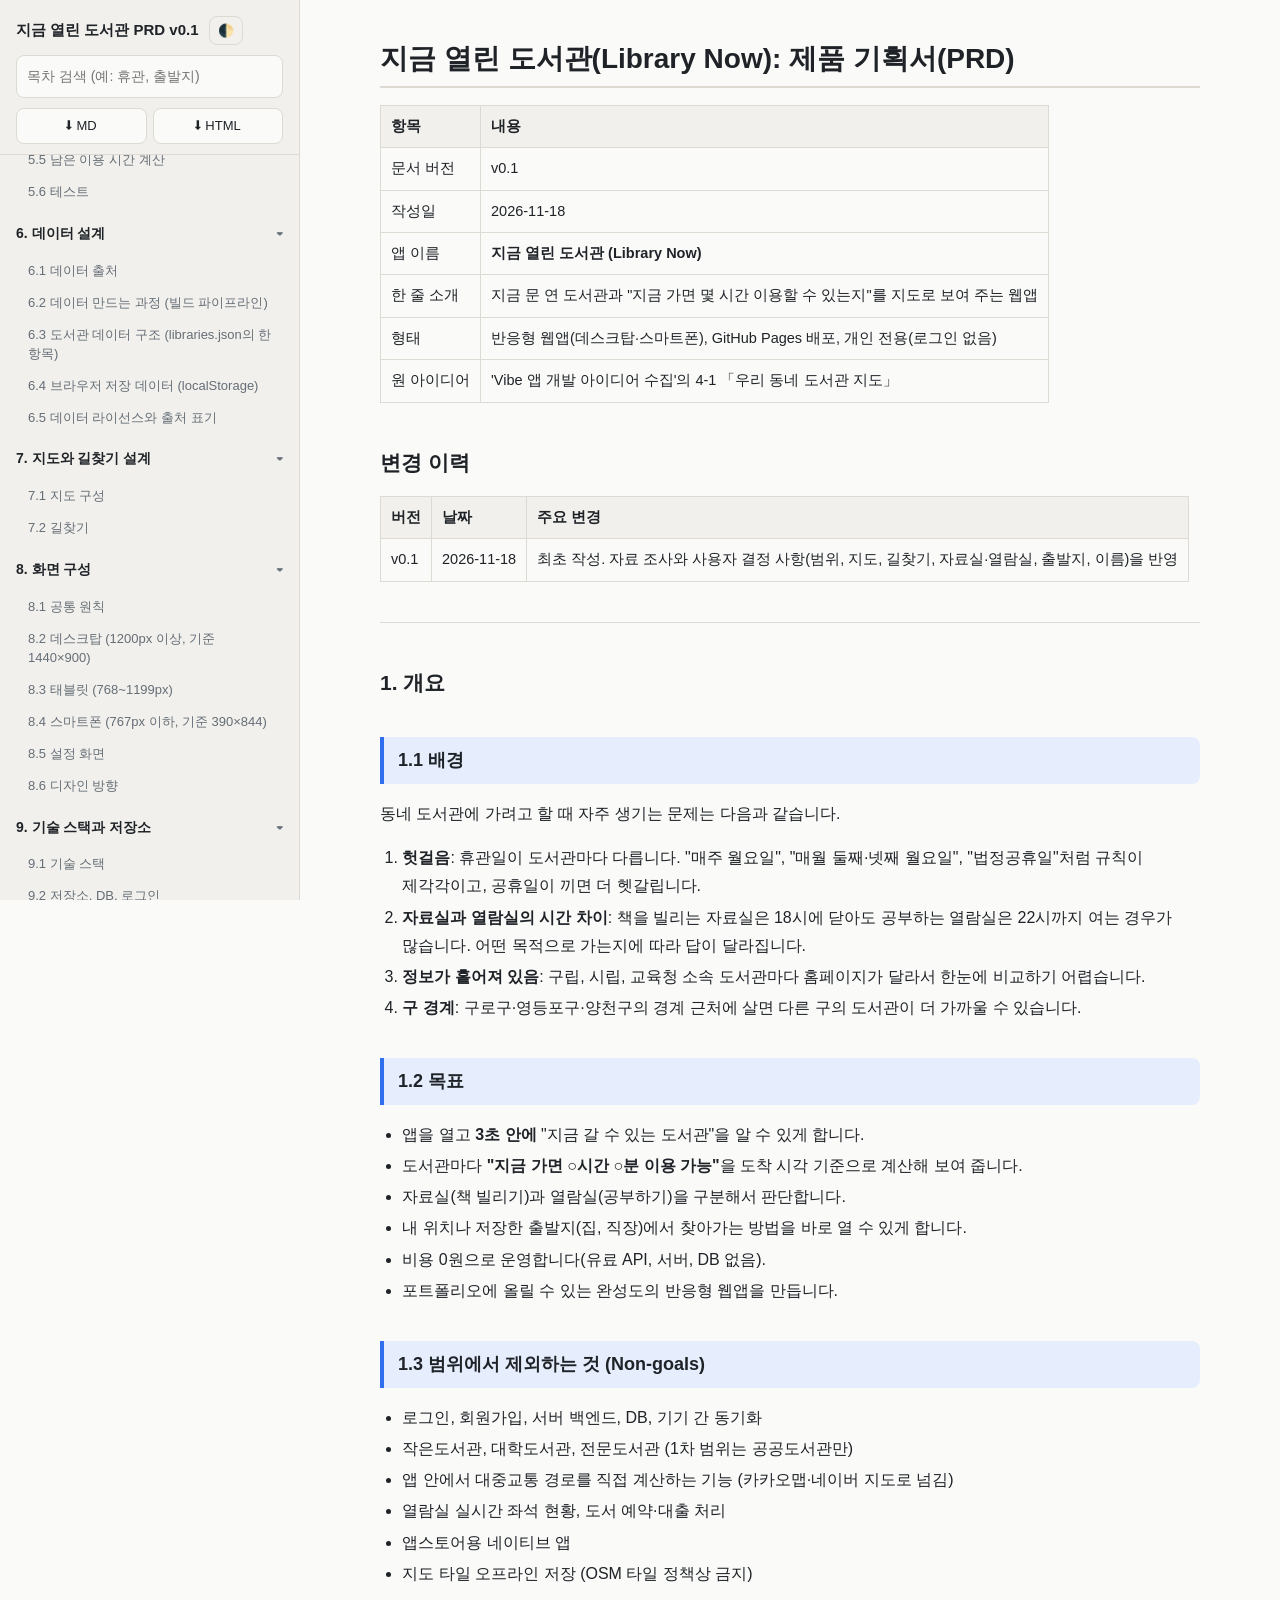
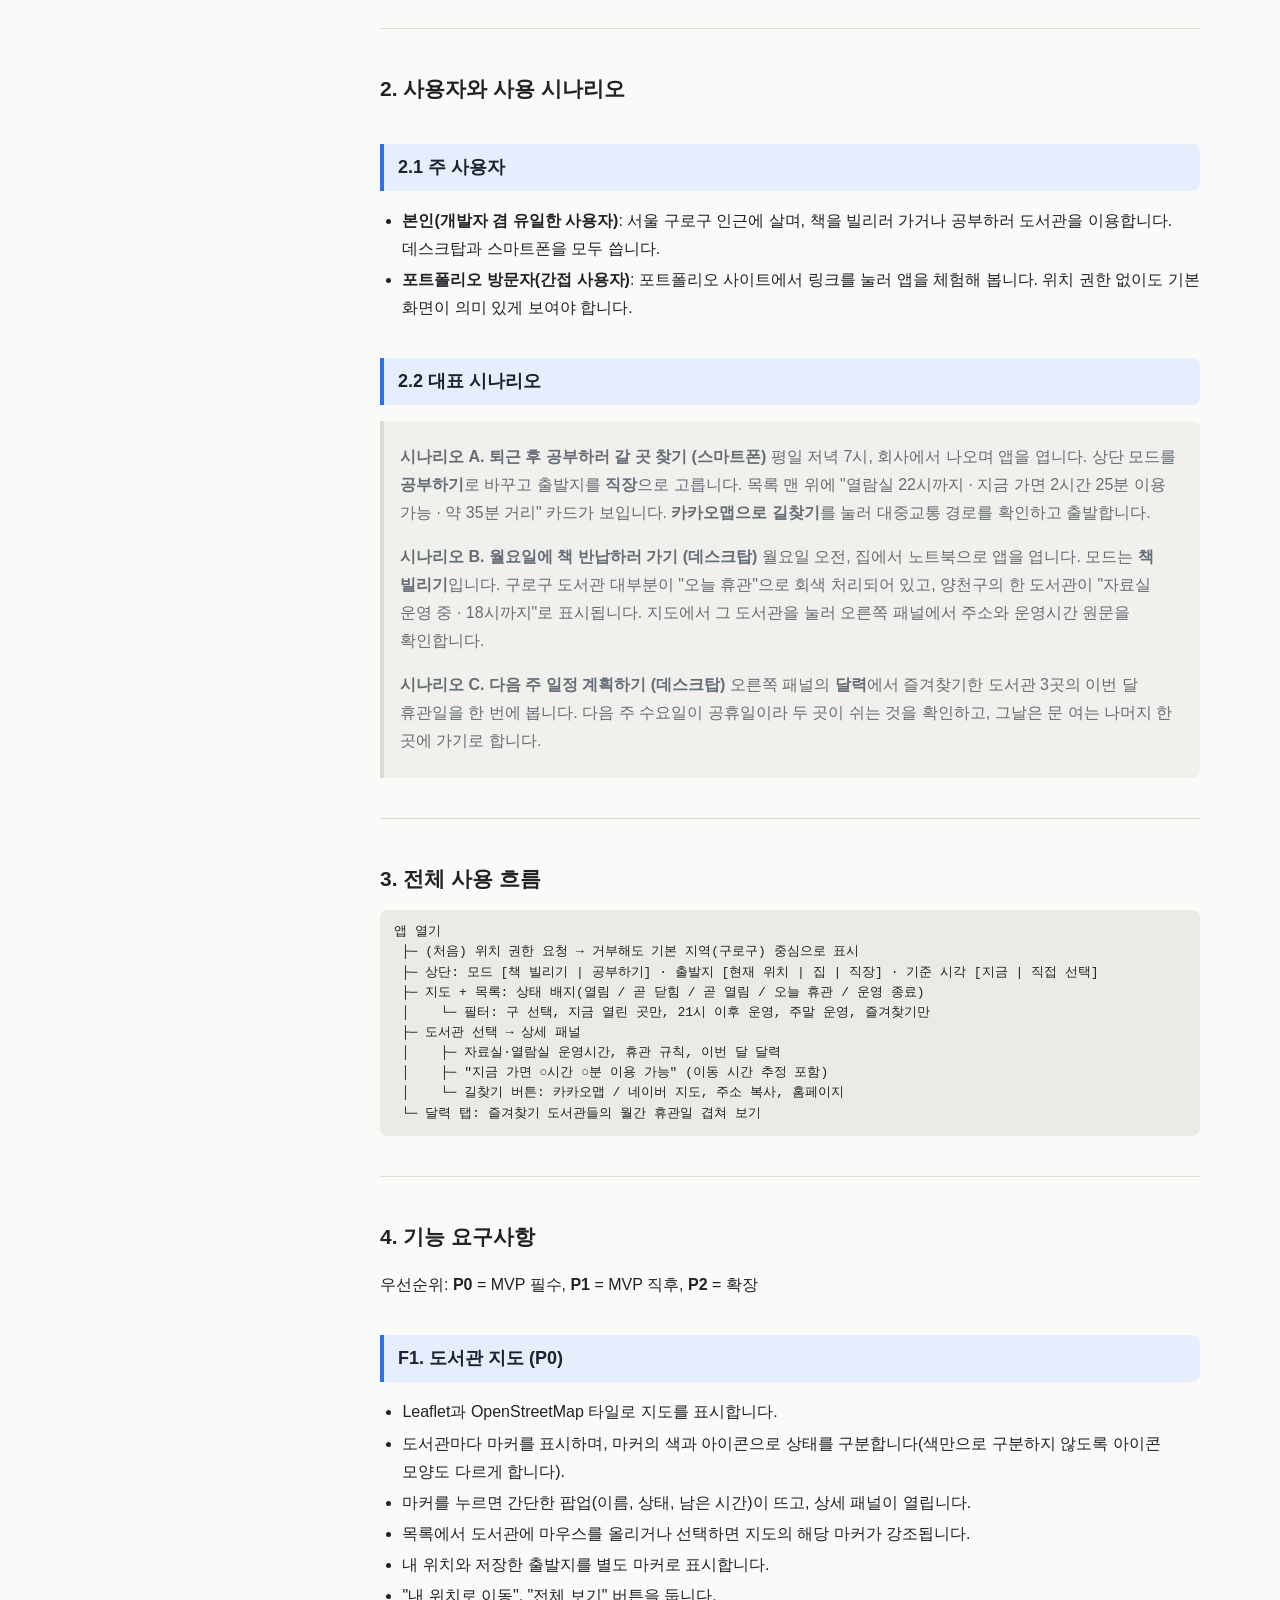
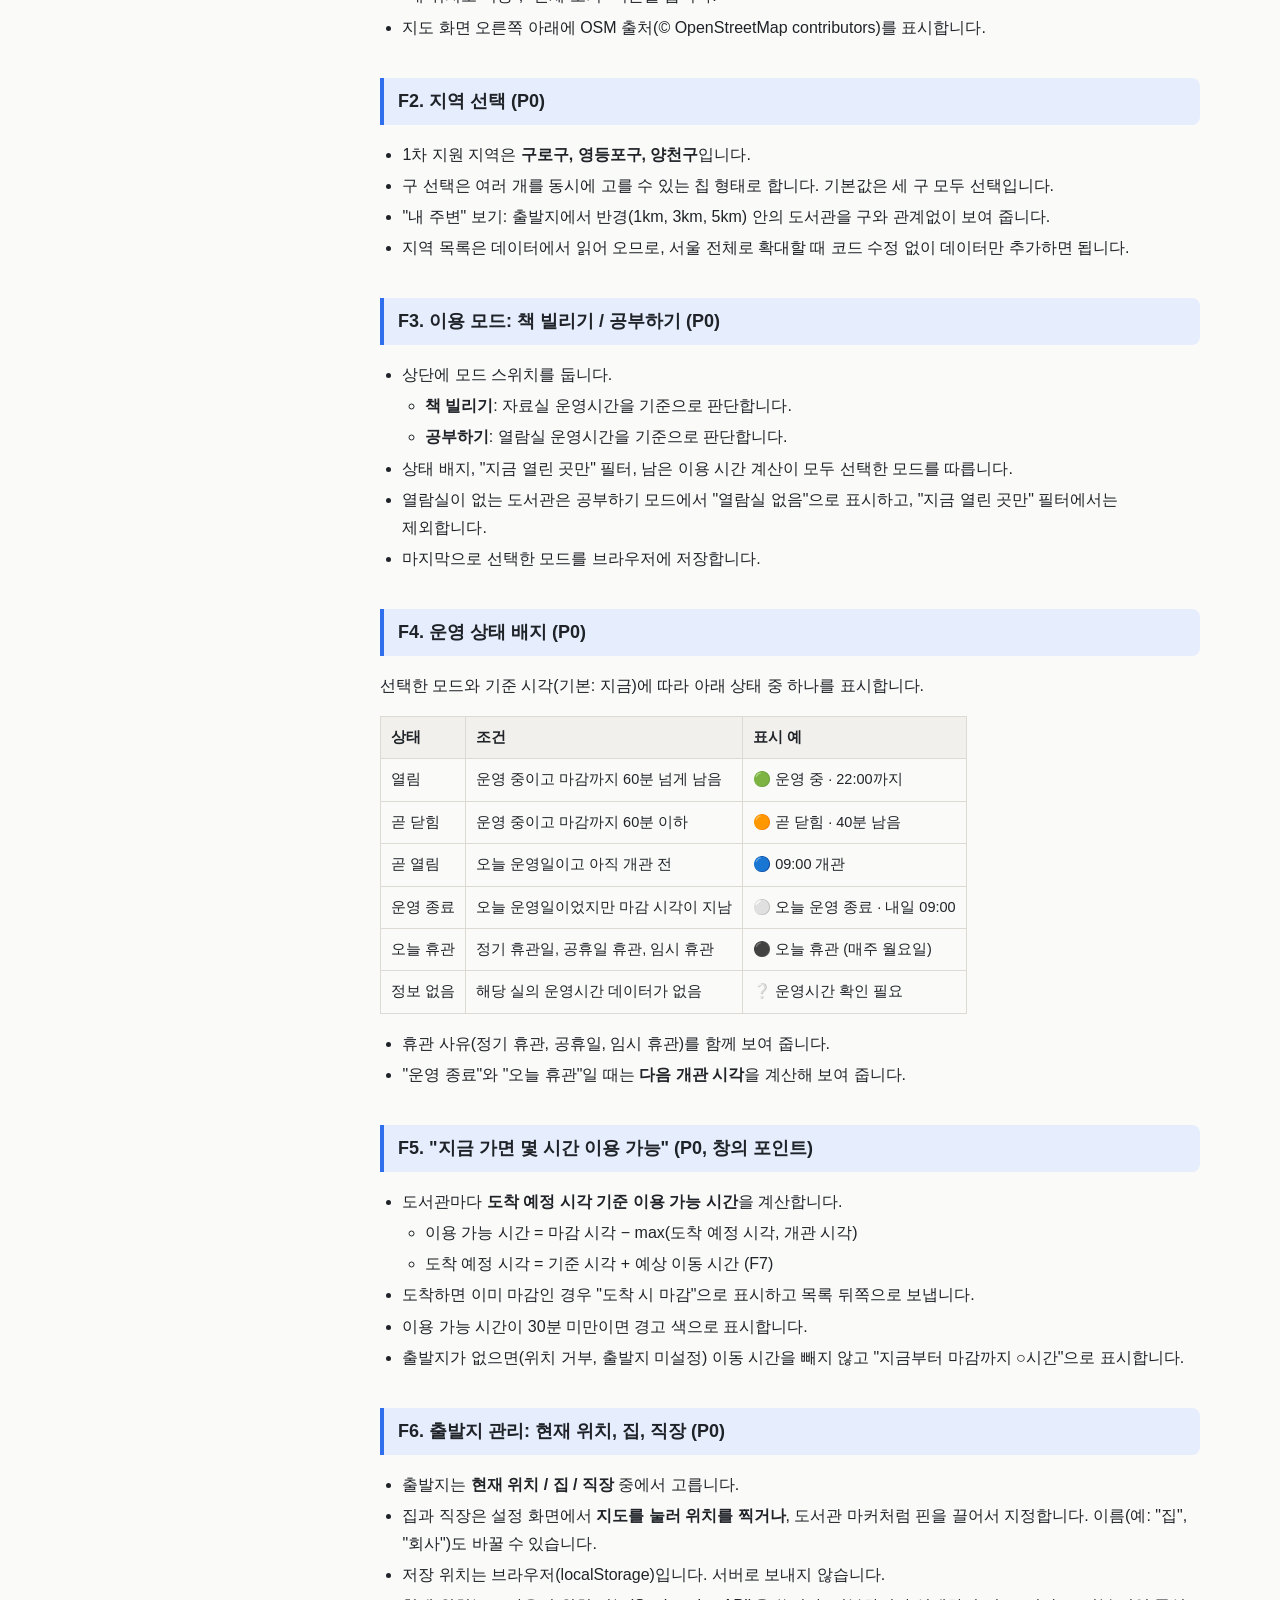
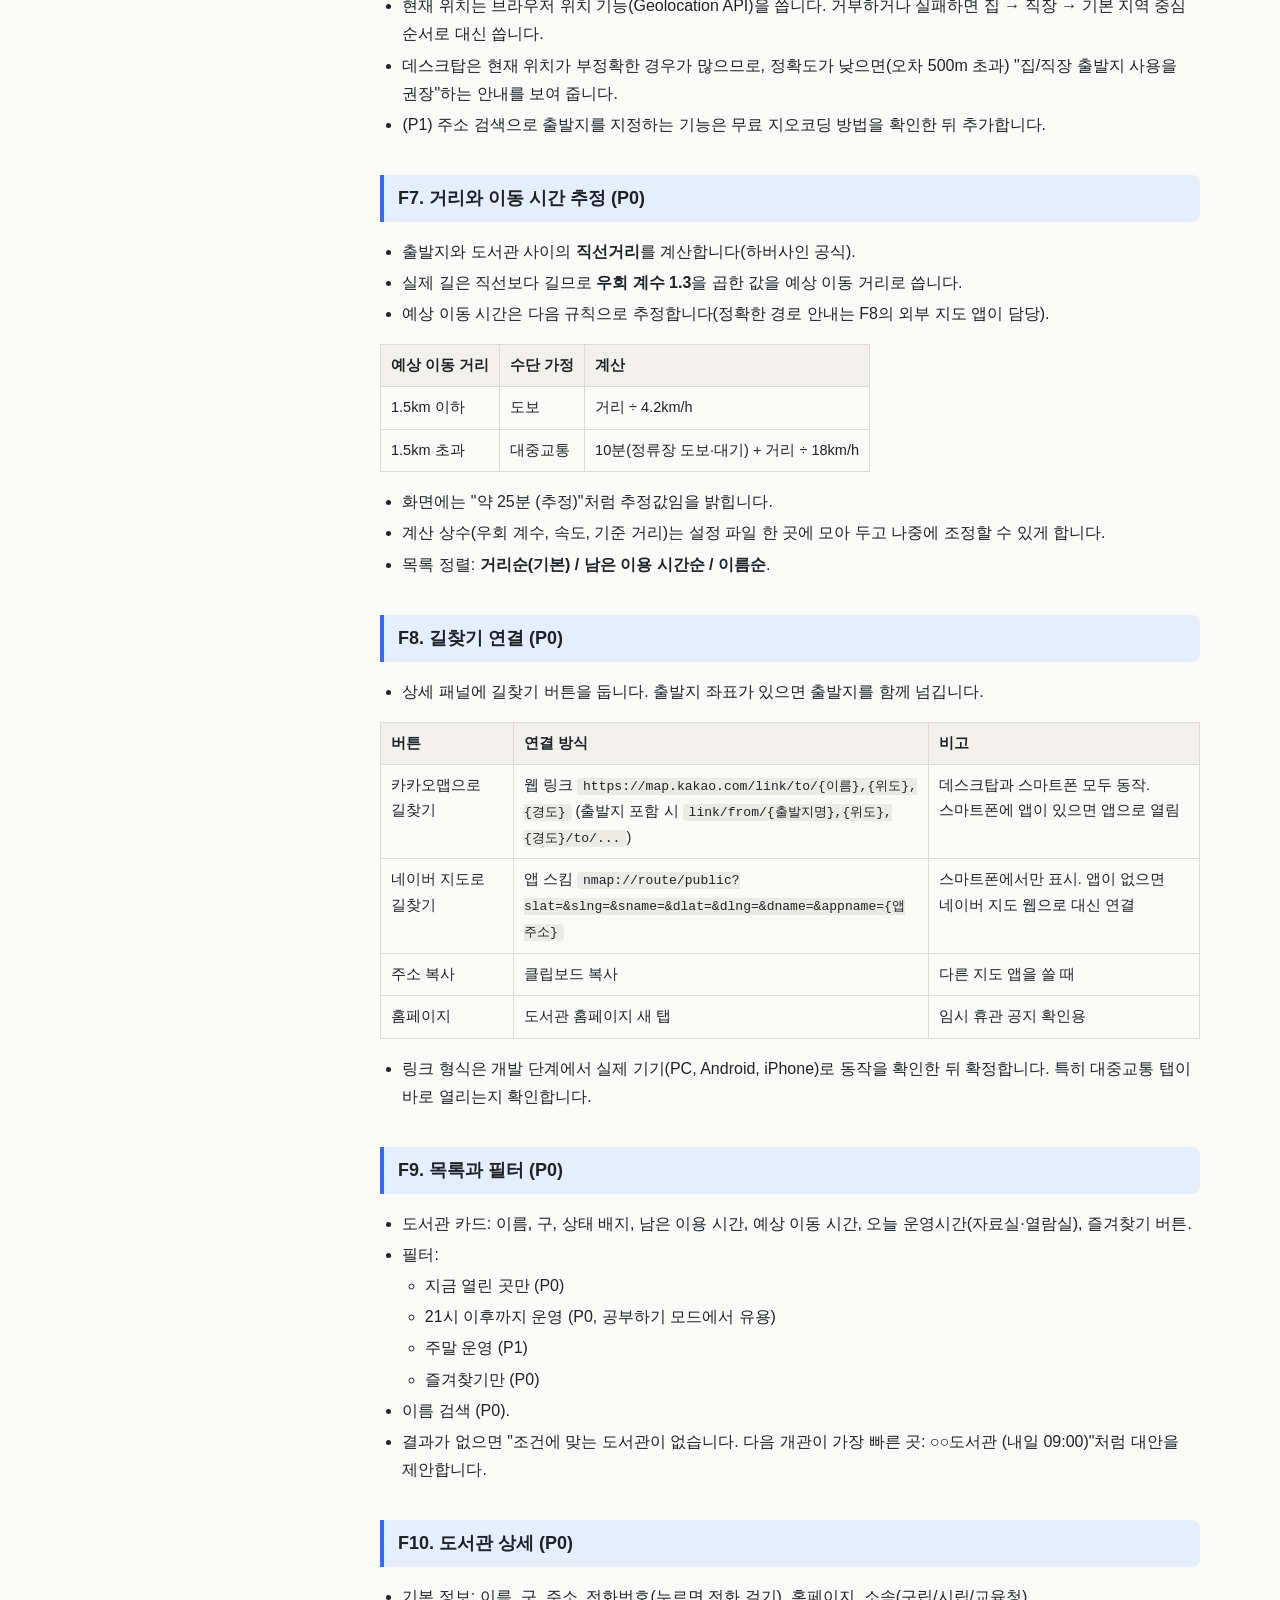
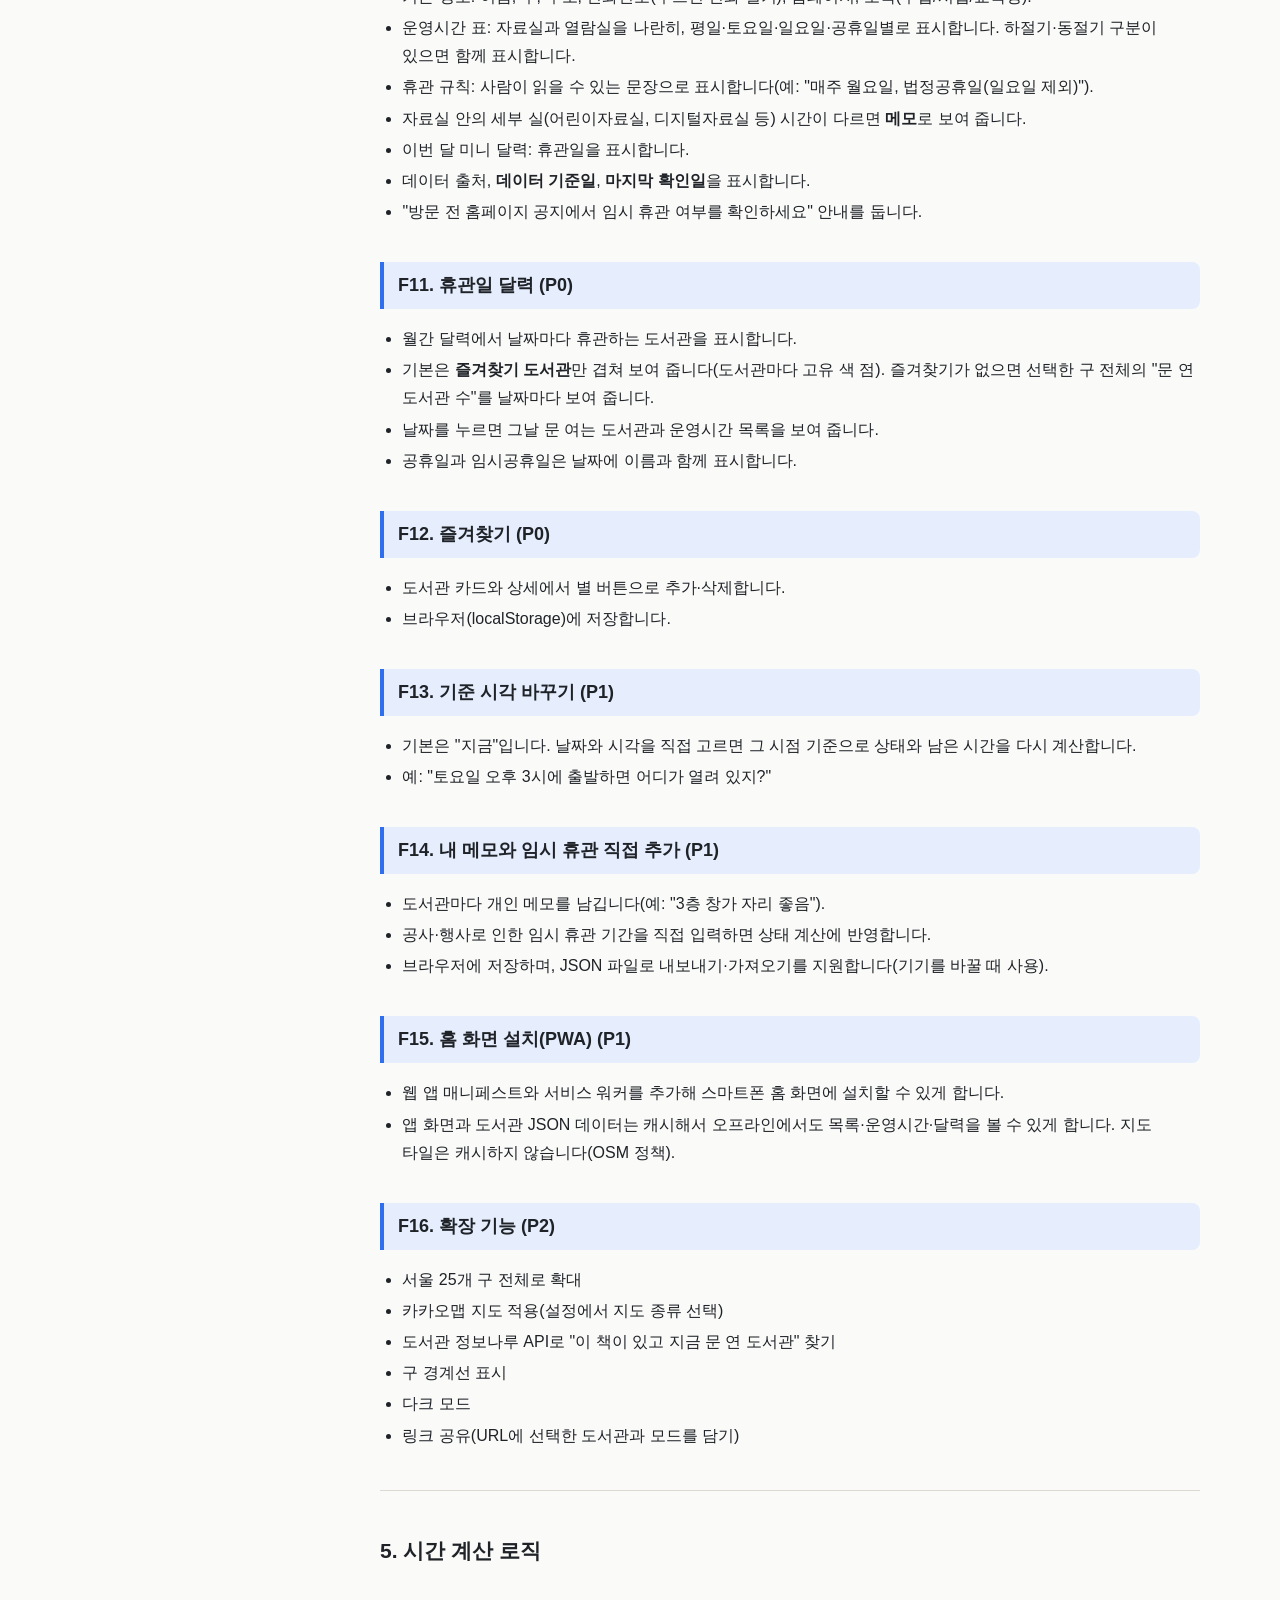
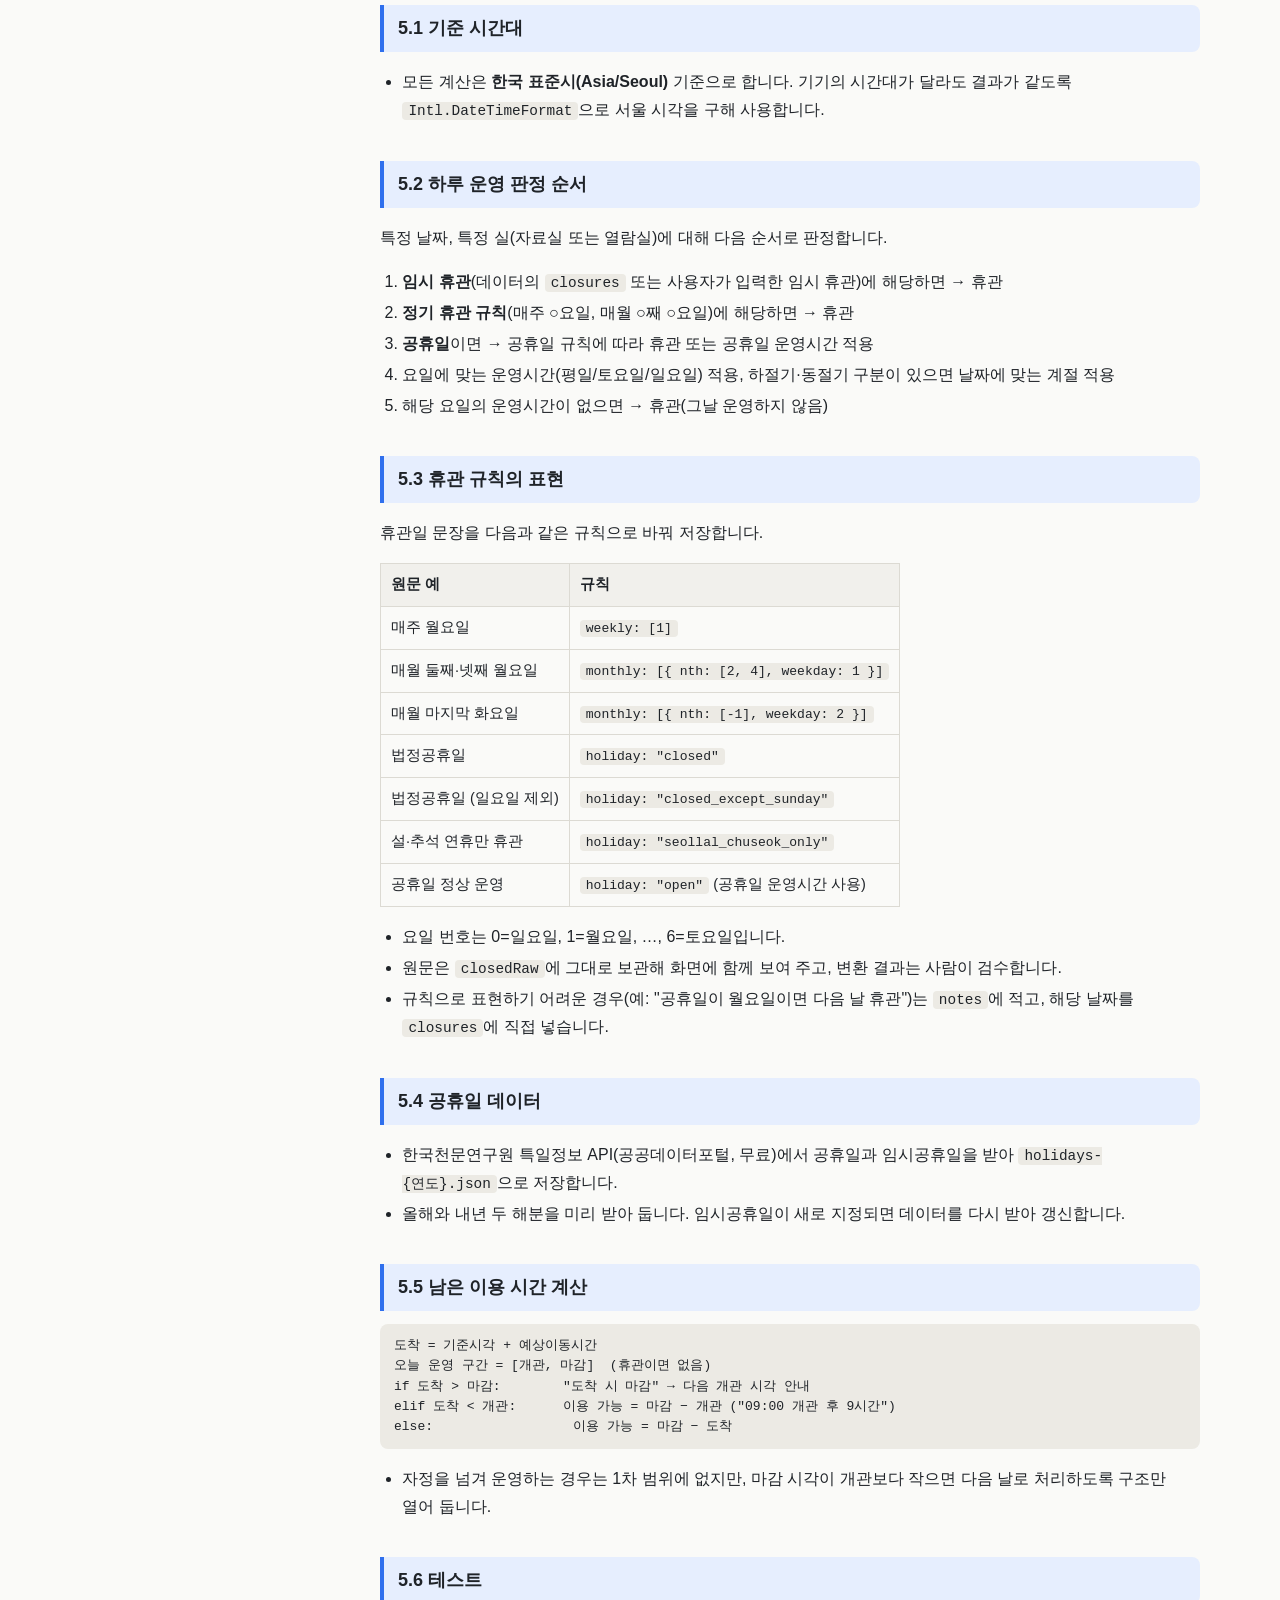
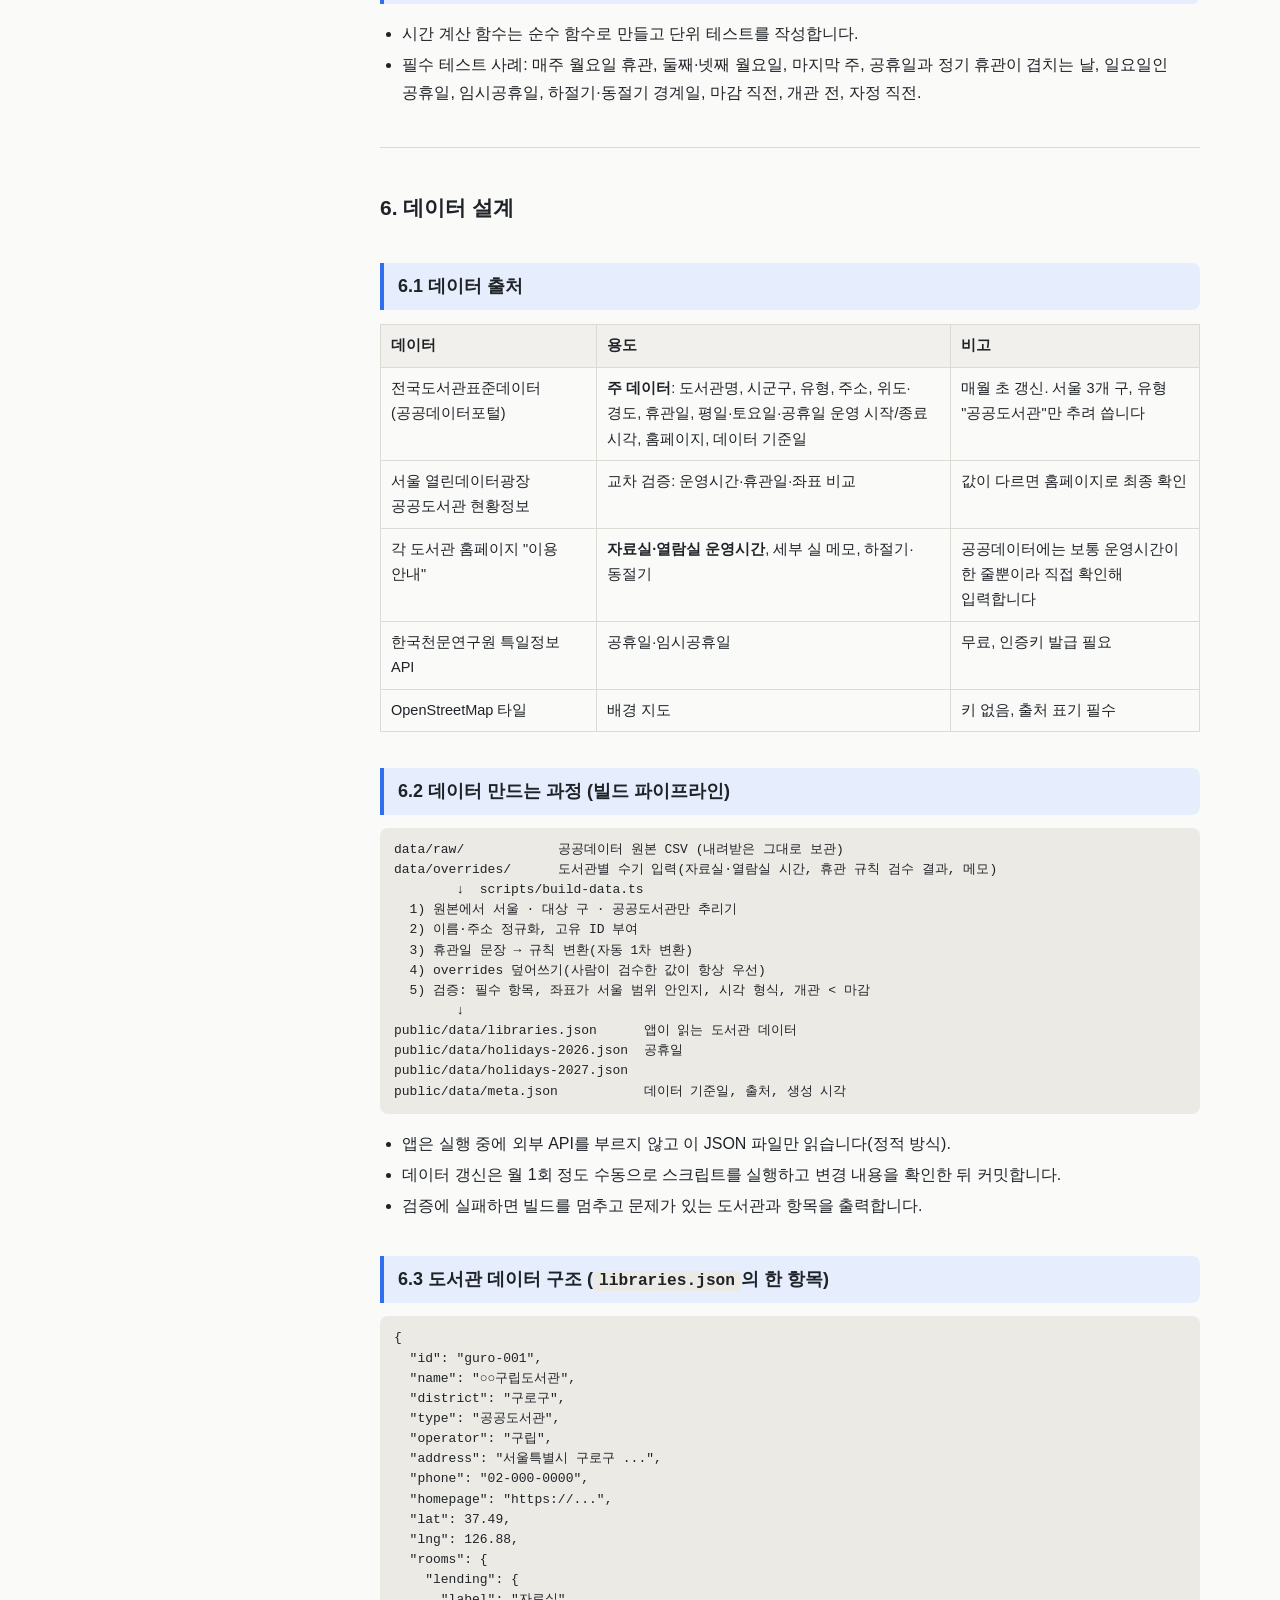
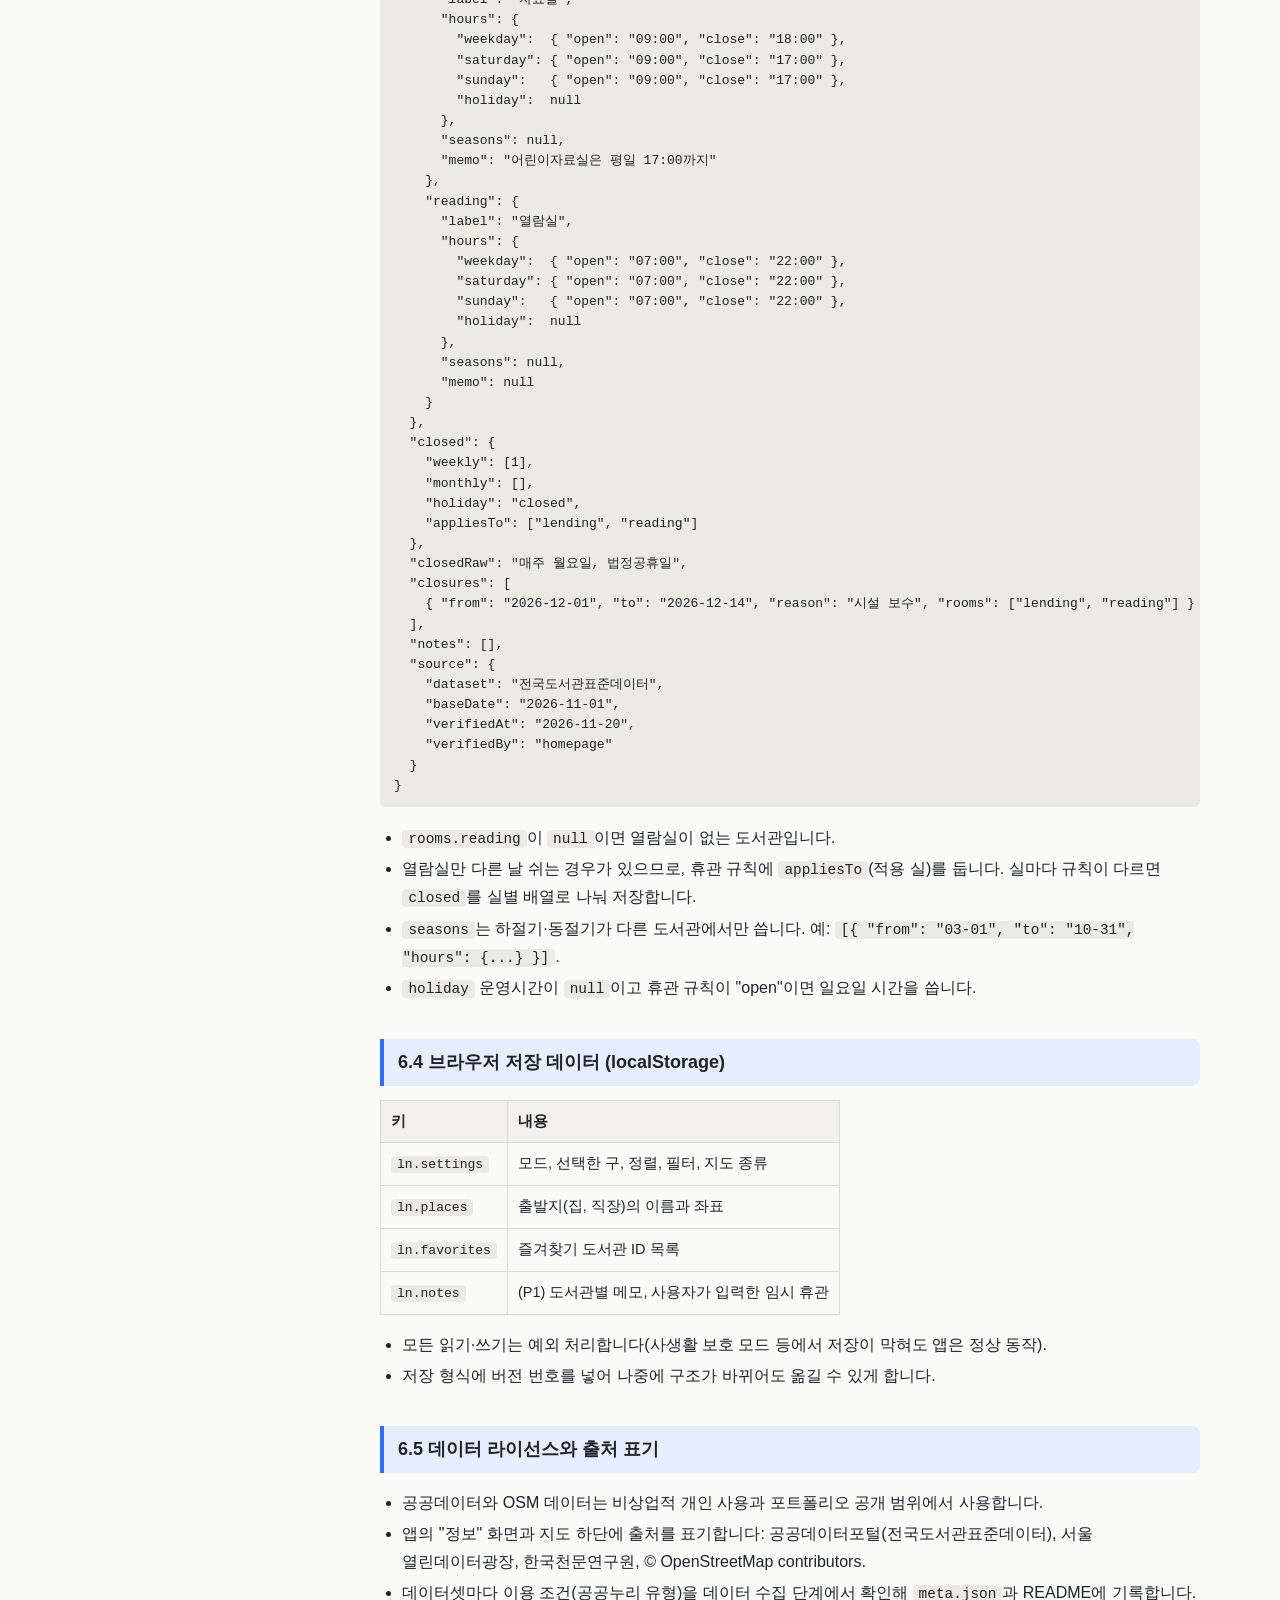
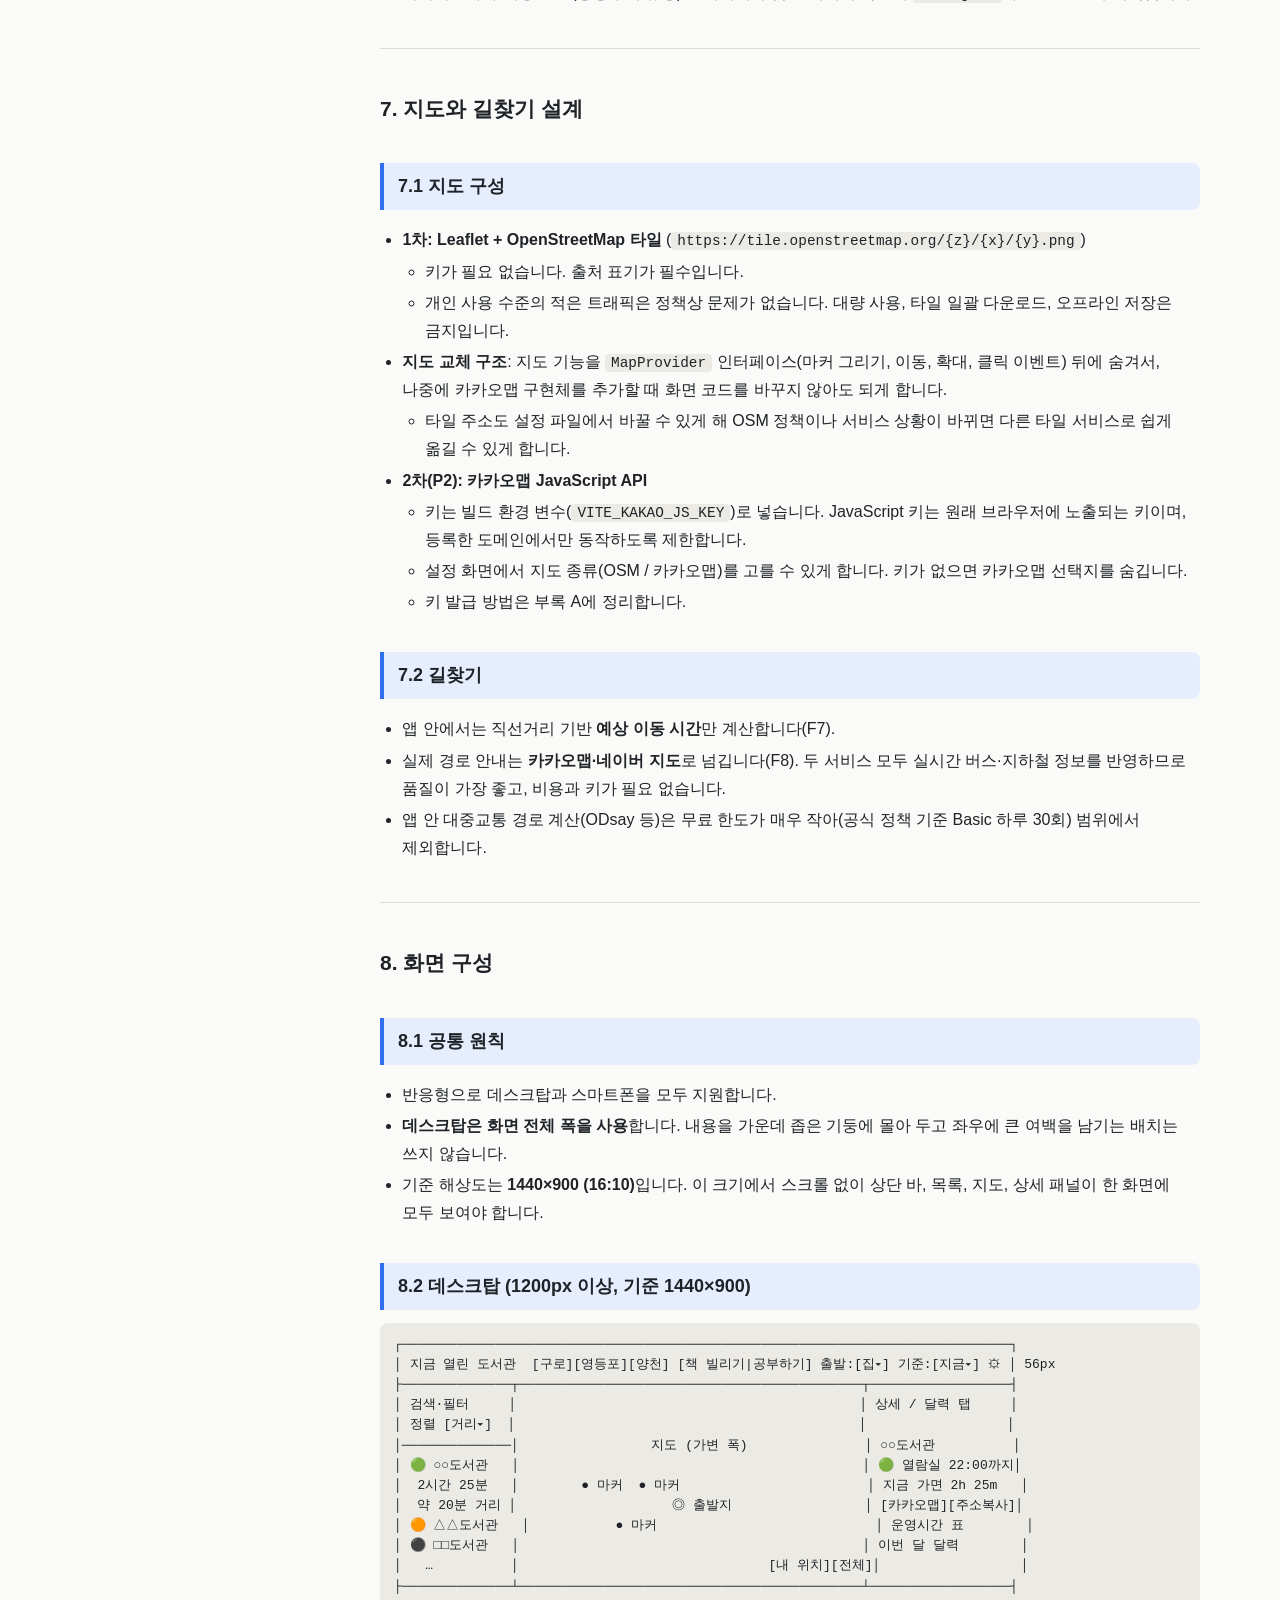
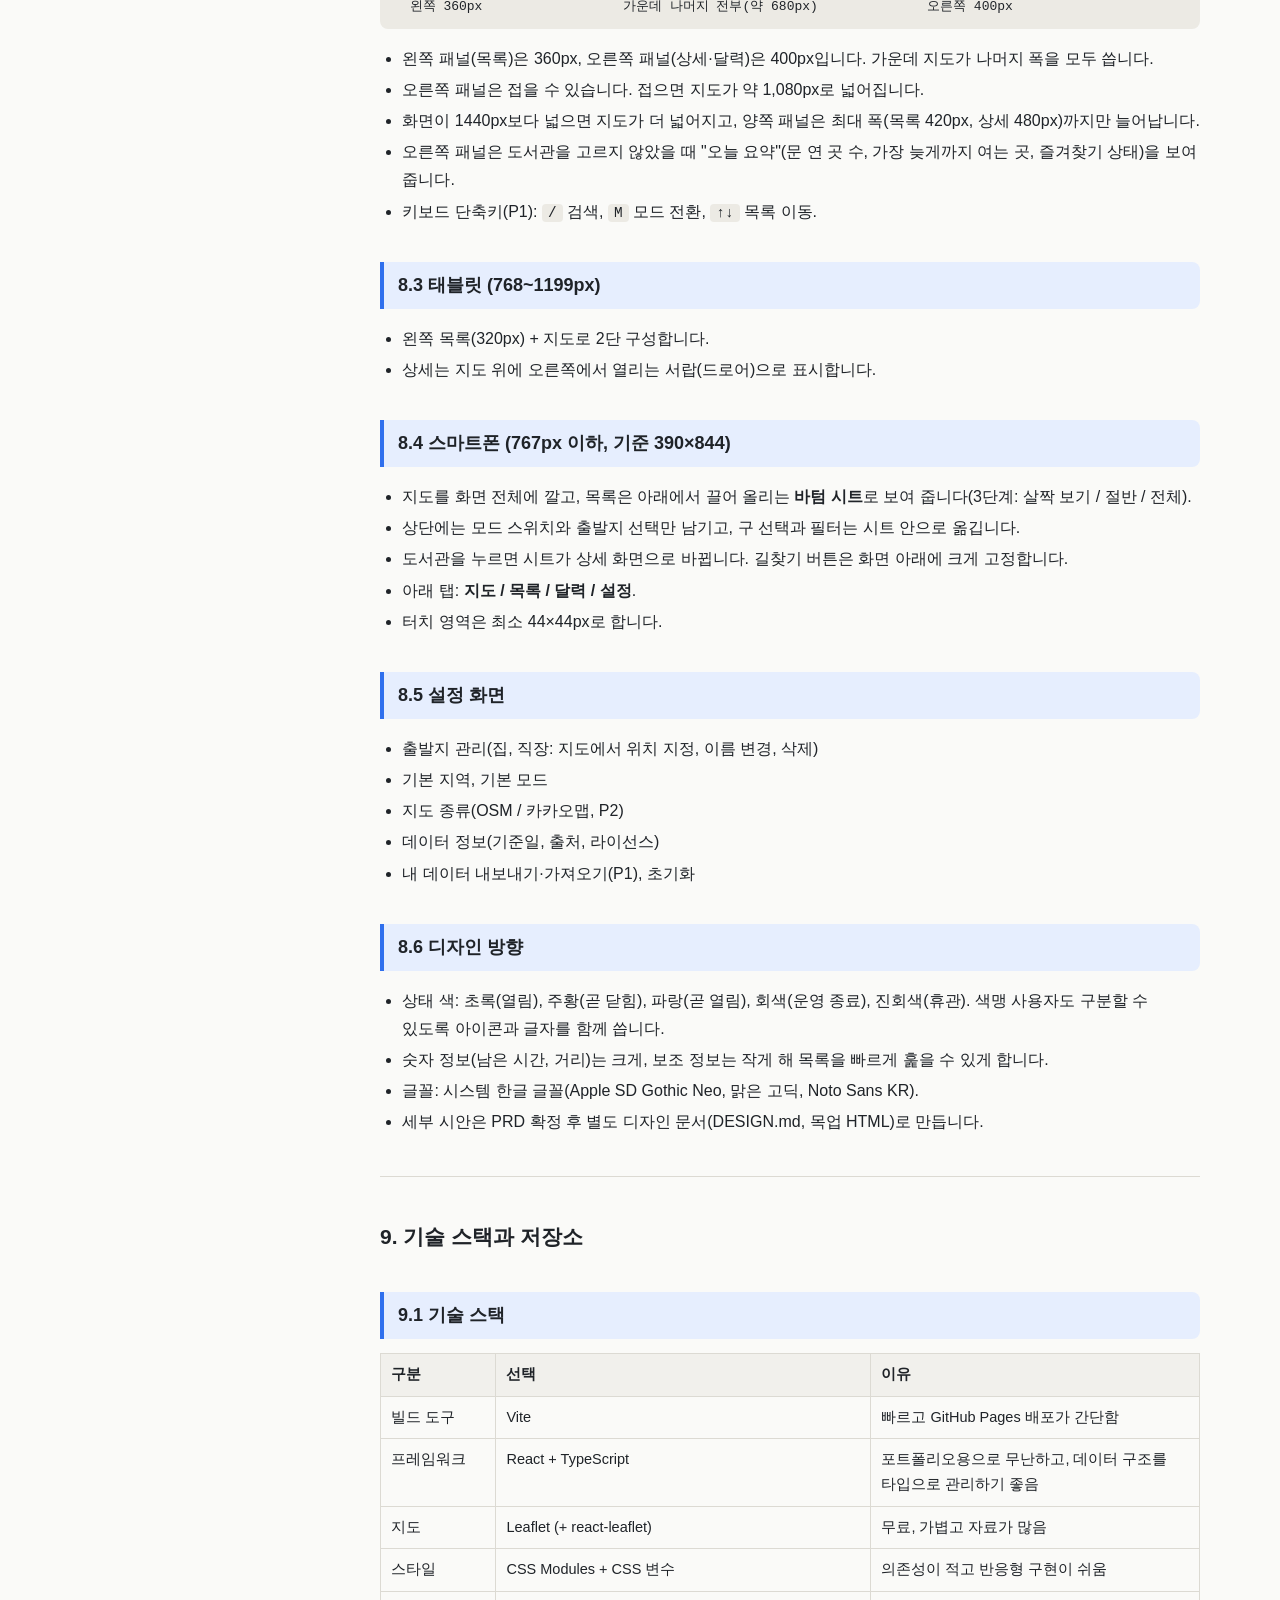
<file: prd-library-now.html>
<!doctype html>
<html lang="ko">
<head>
<meta charset="utf-8">
<meta name="viewport" content="width=device-width, initial-scale=1">
<title>지금 열린 도서관(Library Now): 제품 기획서(PRD)</title>
<style>
:root{--bg:#fafaf8;--panel:#f1f0ec;--text:#1f2328;--muted:#656d76;--line:#dcdad3;--accent:#2f6fed;--accent-bg:#e6eefe;--code:#eceae4;--star:#d98a00}
@media (prefers-color-scheme:dark){:root:not([data-theme=light]){--bg:#17181a;--panel:#1f2124;--text:#e6e6e3;--muted:#9aa0a6;--line:#33363a;--accent:#7aa2ff;--accent-bg:#26324d;--code:#2a2c30;--star:#f0b43c}}
:root[data-theme=dark]{--bg:#17181a;--panel:#1f2124;--text:#e6e6e3;--muted:#9aa0a6;--line:#33363a;--accent:#7aa2ff;--accent-bg:#26324d;--code:#2a2c30;--star:#f0b43c}
*{box-sizing:border-box}
html{scroll-behavior:smooth;scroll-padding-top:20px}
body{margin:0;background:var(--bg);color:var(--text);font:16px/1.75 -apple-system,BlinkMacSystemFont,"Apple SD Gothic Neo","Malgun Gothic","Noto Sans KR",sans-serif;word-break:keep-all}
#side{position:fixed;inset:0 auto 0 0;width:300px;background:var(--panel);border-right:1px solid var(--line);display:flex;flex-direction:column;z-index:20;transition:transform .2s}
.side-top{padding:16px 16px 10px;border-bottom:1px solid var(--line)}
.side-top h2{font-size:15px;margin:0 0 10px;line-height:1.4}
#q{width:100%;padding:8px 10px;border:1px solid var(--line);border-radius:8px;background:var(--bg);color:var(--text);font:inherit;font-size:14px}
.dl{display:flex;gap:6px;margin-top:10px}
.dl a{flex:1;text-align:center;font-size:13px;padding:6px 4px;border:1px solid var(--line);border-radius:8px;color:var(--text);text-decoration:none;background:var(--bg)}
.dl a:hover{border-color:var(--accent);color:var(--accent)}
#nav{overflow-y:auto;padding:8px 8px 40px;flex:1}
.grp{margin:2px 0}
.grp-h{display:flex;width:100%;align-items:center;justify-content:space-between;background:none;border:0;color:var(--text);font:inherit;font-size:14px;font-weight:700;padding:8px;border-radius:6px;cursor:pointer;text-align:left}
.grp-h.static{cursor:default;color:var(--muted);font-size:12px;letter-spacing:.04em}
.grp-h a{color:inherit;text-decoration:none;flex:1}
.grp-h:hover:not(.static){background:var(--accent-bg)}
.chev{transition:transform .15s;color:var(--muted)}
.grp:not(.open) .chev{transform:rotate(-90deg)}
.grp:not(.open) ul{display:none}
.grp ul{list-style:none;margin:0 0 6px;padding:0}
.grp li a{display:block;padding:5px 10px 5px 18px;font-size:13px;line-height:1.45;color:var(--muted);text-decoration:none;border-left:2px solid transparent;border-radius:0 6px 6px 0}
.grp li a:hover{color:var(--text);background:var(--accent-bg)}
.grp li a.active{color:var(--accent);border-left-color:var(--accent);background:var(--accent-bg);font-weight:600}
li.hide{display:none}
main{margin-left:300px;padding:40px 32px 120px}
article{max-width:820px;margin:0 auto}
h1{font-size:28px;line-height:1.35;margin:1.6em 0 .6em;padding-bottom:.3em;border-bottom:2px solid var(--line)}
article>h1:first-child{margin-top:0}
h2{font-size:21px;margin:2em 0 .6em}
h3{font-size:18px;margin:2em 0 .5em;padding:10px 14px;background:var(--accent-bg);border-left:4px solid var(--accent);border-radius:0 8px 8px 0;line-height:1.5}
blockquote{margin:1em 0;padding:.4em 1em;border-left:4px solid var(--line);color:var(--muted);background:var(--panel);border-radius:0 8px 8px 0}
table{border-collapse:collapse;width:100%;margin:1em 0;font-size:14.5px;display:block;overflow-x:auto}
th,td{border:1px solid var(--line);padding:8px 10px;text-align:left;vertical-align:top}
th{background:var(--panel)}
code{background:var(--code);padding:1px 6px;border-radius:4px;font-size:.9em}
hr{border:0;border-top:1px solid var(--line);margin:2.5em 0}
ul,ol{padding-left:1.4em}
li{margin:.2em 0}
.stars{color:var(--star);letter-spacing:1px;font-weight:700}
#menu,#top{position:fixed;z-index:30;border:1px solid var(--line);background:var(--panel);color:var(--text);border-radius:10px;cursor:pointer;font-size:16px}
#menu{display:none;top:12px;left:12px;width:42px;height:42px}
#top{right:16px;bottom:16px;width:42px;height:42px;opacity:0;pointer-events:none;transition:opacity .2s}
#top.show{opacity:1;pointer-events:auto}
#theme{background:none;border:1px solid var(--line);color:var(--text);border-radius:8px;cursor:pointer;padding:6px 8px;font-size:13px;margin-left:6px}
#scrim{display:none}
@media (max-width:900px){
 #side{transform:translateX(-100%);width:min(320px,86vw)}
 body.open #side{transform:none}
 body.open #scrim{display:block;position:fixed;inset:0;background:#0006;z-index:15}
 #menu{display:block}
 body.open #menu{display:none}
 main{margin-left:0;padding:70px 16px 100px}
 h1{font-size:23px}
}
@media print{#side,#menu,#top{display:none}main{margin:0}}
pre{background:var(--code);padding:12px 14px;border-radius:8px;overflow-x:auto;font-size:13px;line-height:1.55}pre code{background:none;padding:0;font-size:inherit}article{min-width:0}:not(pre)>code{overflow-wrap:anywhere}
</style>
</head>
<body>
<button id="menu" aria-label="목차 열기">☰</button>
<div id="scrim"></div>
<aside id="side">
 <div class="side-top">
  <h2>지금 열린 도서관 PRD v0.1 <button id="theme" title="테마 전환">🌓</button></h2>
  <input id="q" type="search" placeholder="목차 검색 (예: 휴관, 출발지)" aria-label="목차 검색">
  <div class="dl">
   <a href="prd-library-now.md" download="prd-library-now.md">⬇ MD</a>
   <a id="dlhtml" href="prd-library-now.html" download="prd-library-now.html">⬇ HTML</a>
  </div>
 </div>
 <nav id="nav"><div class="grp"><button class="grp-h" aria-expanded="false"><a href="#변경-이력">변경 이력</a></button><ul></ul></div><div class="grp open"><button class="grp-h" aria-expanded="true"><a href="#1-개요">1. 개요</a><span class=chev>▾</span></button><ul><li><a href="#1-1-배경">1.1 배경</a></li><li><a href="#1-2-목표">1.2 목표</a></li><li><a href="#1-3-범위에서-제외하는-것-non-goals">1.3 범위에서 제외하는 것 (Non-goals)</a></li></ul></div><div class="grp open"><button class="grp-h" aria-expanded="true"><a href="#2-사용자와-사용-시나리오">2. 사용자와 사용 시나리오</a><span class=chev>▾</span></button><ul><li><a href="#2-1-주-사용자">2.1 주 사용자</a></li><li><a href="#2-2-대표-시나리오">2.2 대표 시나리오</a></li></ul></div><div class="grp"><button class="grp-h" aria-expanded="false"><a href="#3-전체-사용-흐름">3. 전체 사용 흐름</a></button><ul></ul></div><div class="grp open"><button class="grp-h" aria-expanded="true"><a href="#4-기능-요구사항">4. 기능 요구사항</a><span class=chev>▾</span></button><ul><li><a href="#f1-도서관-지도-p0">F1. 도서관 지도 (P0)</a></li><li><a href="#f2-지역-선택-p0">F2. 지역 선택 (P0)</a></li><li><a href="#f3-이용-모드-책-빌리기-공부하기-p0">F3. 이용 모드: 책 빌리기 / 공부하기 (P0)</a></li><li><a href="#f4-운영-상태-배지-p0">F4. 운영 상태 배지 (P0)</a></li><li><a href="#f5-지금-가면-몇-시간-이용-가능-p0-창의-포인트">F5. &quot;지금 가면 몇 시간 이용 가능&quot; (P0, 창의 포인트)</a></li><li><a href="#f6-출발지-관리-현재-위치-집-직장-p0">F6. 출발지 관리: 현재 위치, 집, 직장 (P0)</a></li><li><a href="#f7-거리와-이동-시간-추정-p0">F7. 거리와 이동 시간 추정 (P0)</a></li><li><a href="#f8-길찾기-연결-p0">F8. 길찾기 연결 (P0)</a></li><li><a href="#f9-목록과-필터-p0">F9. 목록과 필터 (P0)</a></li><li><a href="#f10-도서관-상세-p0">F10. 도서관 상세 (P0)</a></li><li><a href="#f11-휴관일-달력-p0">F11. 휴관일 달력 (P0)</a></li><li><a href="#f12-즐겨찾기-p0">F12. 즐겨찾기 (P0)</a></li><li><a href="#f13-기준-시각-바꾸기-p1">F13. 기준 시각 바꾸기 (P1)</a></li><li><a href="#f14-내-메모와-임시-휴관-직접-추가-p1">F14. 내 메모와 임시 휴관 직접 추가 (P1)</a></li><li><a href="#f15-홈-화면-설치-pwa-p1">F15. 홈 화면 설치(PWA) (P1)</a></li><li><a href="#f16-확장-기능-p2">F16. 확장 기능 (P2)</a></li></ul></div><div class="grp open"><button class="grp-h" aria-expanded="true"><a href="#5-시간-계산-로직">5. 시간 계산 로직</a><span class=chev>▾</span></button><ul><li><a href="#5-1-기준-시간대">5.1 기준 시간대</a></li><li><a href="#5-2-하루-운영-판정-순서">5.2 하루 운영 판정 순서</a></li><li><a href="#5-3-휴관-규칙의-표현">5.3 휴관 규칙의 표현</a></li><li><a href="#5-4-공휴일-데이터">5.4 공휴일 데이터</a></li><li><a href="#5-5-남은-이용-시간-계산">5.5 남은 이용 시간 계산</a></li><li><a href="#5-6-테스트">5.6 테스트</a></li></ul></div><div class="grp open"><button class="grp-h" aria-expanded="true"><a href="#6-데이터-설계">6. 데이터 설계</a><span class=chev>▾</span></button><ul><li><a href="#6-1-데이터-출처">6.1 데이터 출처</a></li><li><a href="#6-2-데이터-만드는-과정-빌드-파이프라인">6.2 데이터 만드는 과정 (빌드 파이프라인)</a></li><li><a href="#6-3-도서관-데이터-구조-libraries-json의-한-항목">6.3 도서관 데이터 구조 (libraries.json의 한 항목)</a></li><li><a href="#6-4-브라우저-저장-데이터-localstorage">6.4 브라우저 저장 데이터 (localStorage)</a></li><li><a href="#6-5-데이터-라이선스와-출처-표기">6.5 데이터 라이선스와 출처 표기</a></li></ul></div><div class="grp open"><button class="grp-h" aria-expanded="true"><a href="#7-지도와-길찾기-설계">7. 지도와 길찾기 설계</a><span class=chev>▾</span></button><ul><li><a href="#7-1-지도-구성">7.1 지도 구성</a></li><li><a href="#7-2-길찾기">7.2 길찾기</a></li></ul></div><div class="grp open"><button class="grp-h" aria-expanded="true"><a href="#8-화면-구성">8. 화면 구성</a><span class=chev>▾</span></button><ul><li><a href="#8-1-공통-원칙">8.1 공통 원칙</a></li><li><a href="#8-2-데스크탑-1200px-이상-기준-1440-900">8.2 데스크탑 (1200px 이상, 기준 1440×900)</a></li><li><a href="#8-3-태블릿-768-1199px">8.3 태블릿 (768~1199px)</a></li><li><a href="#8-4-스마트폰-767px-이하-기준-390-844">8.4 스마트폰 (767px 이하, 기준 390×844)</a></li><li><a href="#8-5-설정-화면">8.5 설정 화면</a></li><li><a href="#8-6-디자인-방향">8.6 디자인 방향</a></li></ul></div><div class="grp open"><button class="grp-h" aria-expanded="true"><a href="#9-기술-스택과-저장소">9. 기술 스택과 저장소</a><span class=chev>▾</span></button><ul><li><a href="#9-1-기술-스택">9.1 기술 스택</a></li><li><a href="#9-2-저장소-db-로그인">9.2 저장소, DB, 로그인</a></li><li><a href="#9-3-폴더-구조-안">9.3 폴더 구조 (안)</a></li></ul></div><div class="grp"><button class="grp-h" aria-expanded="false"><a href="#10-비기능-요구사항">10. 비기능 요구사항</a></button><ul></ul></div><div class="grp open"><button class="grp-h" aria-expanded="true"><a href="#11-개발-단계-마일스톤">11. 개발 단계 (마일스톤)</a><span class=chev>▾</span></button><ul><li><a href="#m0-준비와-데이터-수집">M0. 준비와 데이터 수집</a></li><li><a href="#m1-지도와-상태-표시-mvp-핵심">M1. 지도와 상태 표시 (MVP 핵심)</a></li><li><a href="#m2-출발지-남은-이용-시간-길찾기">M2. 출발지, 남은 이용 시간, 길찾기</a></li><li><a href="#m3-상세-달력-반응형-마감">M3. 상세, 달력, 반응형 마감</a></li><li><a href="#m4-다듬기와-배포-p1">M4. 다듬기와 배포 (P1)</a></li><li><a href="#m5-확장-p2">M5. 확장 (P2)</a></li></ul></div><div class="grp"><button class="grp-h" aria-expanded="false"><a href="#12-위험-요소와-대응">12. 위험 요소와 대응</a></button><ul></ul></div><div class="grp"><button class="grp-h" aria-expanded="false"><a href="#13-성공-지표-개인-사용-기준">13. 성공 지표 (개인 사용 기준)</a></button><ul></ul></div><div class="grp open"><button class="grp-h" aria-expanded="true"><a href="#14-결정된-사항과-남은-확인-사항">14. 결정된 사항과 남은 확인 사항</a><span class=chev>▾</span></button><ul><li><a href="#14-1-결정된-사항">14.1 결정된 사항</a></li><li><a href="#14-2-개발-시작-시-확인할-사항">14.2 개발 시작 시 확인할 사항</a></li></ul></div><div class="grp"><button class="grp-h" aria-expanded="false"><a href="#부록-a-카카오맵-javascript-키-발급-방법-p2-준비">부록 A. 카카오맵 JavaScript 키 발급 방법 (P2 준비)</a></button><ul></ul></div><div class="grp"><button class="grp-h" aria-expanded="false"><a href="#부록-b-조사한-참고-서비스">부록 B. 조사한 참고 서비스</a></button><ul></ul></div></nav>
</aside>
<main><article id="doc"><h1 id="지금-열린-도서관-library-now-제품-기획서-prd">지금 열린 도서관(Library Now): 제품 기획서(PRD)</h1>
<table>
<thead>
<tr>
<th>항목</th>
<th>내용</th>
</tr>
</thead>
<tbody>
<tr>
<td>문서 버전</td>
<td>v0.1</td>
</tr>
<tr>
<td>작성일</td>
<td>2026-11-18</td>
</tr>
<tr>
<td>앱 이름</td>
<td><strong>지금 열린 도서관 (Library Now)</strong></td>
</tr>
<tr>
<td>한 줄 소개</td>
<td>지금 문 연 도서관과 "지금 가면 몇 시간 이용할 수 있는지"를 지도로 보여 주는 웹앱</td>
</tr>
<tr>
<td>형태</td>
<td>반응형 웹앱(데스크탑·스마트폰), GitHub Pages 배포, 개인 전용(로그인 없음)</td>
</tr>
<tr>
<td>원 아이디어</td>
<td>'Vibe 앱 개발 아이디어 수집'의 4-1 「우리 동네 도서관 지도」</td>
</tr>
</tbody>
</table>
<h2 id="변경-이력">변경 이력</h2>
<table>
<thead>
<tr>
<th>버전</th>
<th>날짜</th>
<th>주요 변경</th>
</tr>
</thead>
<tbody>
<tr>
<td>v0.1</td>
<td>2026-11-18</td>
<td>최초 작성. 자료 조사와 사용자 결정 사항(범위, 지도, 길찾기, 자료실·열람실, 출발지, 이름)을 반영</td>
</tr>
</tbody>
</table>
<hr />
<h2 id="1-개요">1. 개요</h2>
<h3 id="1-1-배경">1.1 배경</h3>
<p>동네 도서관에 가려고 할 때 자주 생기는 문제는 다음과 같습니다.</p>
<ol>
<li><strong>헛걸음</strong>: 휴관일이 도서관마다 다릅니다. "매주 월요일", "매월 둘째·넷째 월요일", "법정공휴일"처럼 규칙이 제각각이고, 공휴일이 끼면 더 헷갈립니다.</li>
<li><strong>자료실과 열람실의 시간 차이</strong>: 책을 빌리는 자료실은 18시에 닫아도 공부하는 열람실은 22시까지 여는 경우가 많습니다. 어떤 목적으로 가는지에 따라 답이 달라집니다.</li>
<li><strong>정보가 흩어져 있음</strong>: 구립, 시립, 교육청 소속 도서관마다 홈페이지가 달라서 한눈에 비교하기 어렵습니다.</li>
<li><strong>구 경계</strong>: 구로구·영등포구·양천구의 경계 근처에 살면 다른 구의 도서관이 더 가까울 수 있습니다.</li>
</ol>
<h3 id="1-2-목표">1.2 목표</h3>
<ul>
<li>앱을 열고 <strong>3초 안에</strong> "지금 갈 수 있는 도서관"을 알 수 있게 합니다.</li>
<li>도서관마다 <strong>"지금 가면 ○시간 ○분 이용 가능"</strong>을 도착 시각 기준으로 계산해 보여 줍니다.</li>
<li>자료실(책 빌리기)과 열람실(공부하기)을 구분해서 판단합니다.</li>
<li>내 위치나 저장한 출발지(집, 직장)에서 찾아가는 방법을 바로 열 수 있게 합니다.</li>
<li>비용 0원으로 운영합니다(유료 API, 서버, DB 없음).</li>
<li>포트폴리오에 올릴 수 있는 완성도의 반응형 웹앱을 만듭니다.</li>
</ul>
<h3 id="1-3-범위에서-제외하는-것-non-goals">1.3 범위에서 제외하는 것 (Non-goals)</h3>
<ul>
<li>로그인, 회원가입, 서버 백엔드, DB, 기기 간 동기화</li>
<li>작은도서관, 대학도서관, 전문도서관 (1차 범위는 공공도서관만)</li>
<li>앱 안에서 대중교통 경로를 직접 계산하는 기능 (카카오맵·네이버 지도로 넘김)</li>
<li>열람실 실시간 좌석 현황, 도서 예약·대출 처리</li>
<li>앱스토어용 네이티브 앱</li>
<li>지도 타일 오프라인 저장 (OSM 타일 정책상 금지)</li>
</ul>
<hr />
<h2 id="2-사용자와-사용-시나리오">2. 사용자와 사용 시나리오</h2>
<h3 id="2-1-주-사용자">2.1 주 사용자</h3>
<ul>
<li><strong>본인(개발자 겸 유일한 사용자)</strong>: 서울 구로구 인근에 살며, 책을 빌리러 가거나 공부하러 도서관을 이용합니다. 데스크탑과 스마트폰을 모두 씁니다.</li>
<li><strong>포트폴리오 방문자(간접 사용자)</strong>: 포트폴리오 사이트에서 링크를 눌러 앱을 체험해 봅니다. 위치 권한 없이도 기본 화면이 의미 있게 보여야 합니다.</li>
</ul>
<h3 id="2-2-대표-시나리오">2.2 대표 시나리오</h3>
<blockquote>
<p><strong>시나리오 A. 퇴근 후 공부하러 갈 곳 찾기 (스마트폰)</strong>
평일 저녁 7시, 회사에서 나오며 앱을 엽니다. 상단 모드를 <strong>공부하기</strong>로 바꾸고 출발지를 <strong>직장</strong>으로 고릅니다. 목록 맨 위에 "열람실 22시까지 · 지금 가면 2시간 25분 이용 가능 · 약 35분 거리" 카드가 보입니다. <strong>카카오맵으로 길찾기</strong>를 눌러 대중교통 경로를 확인하고 출발합니다.</p>
<p><strong>시나리오 B. 월요일에 책 반납하러 가기 (데스크탑)</strong>
월요일 오전, 집에서 노트북으로 앱을 엽니다. 모드는 <strong>책 빌리기</strong>입니다. 구로구 도서관 대부분이 "오늘 휴관"으로 회색 처리되어 있고, 양천구의 한 도서관이 "자료실 운영 중 · 18시까지"로 표시됩니다. 지도에서 그 도서관을 눌러 오른쪽 패널에서 주소와 운영시간 원문을 확인합니다.</p>
<p><strong>시나리오 C. 다음 주 일정 계획하기 (데스크탑)</strong>
오른쪽 패널의 <strong>달력</strong>에서 즐겨찾기한 도서관 3곳의 이번 달 휴관일을 한 번에 봅니다. 다음 주 수요일이 공휴일이라 두 곳이 쉬는 것을 확인하고, 그날은 문 여는 나머지 한 곳에 가기로 합니다.</p>
</blockquote>
<hr />
<h2 id="3-전체-사용-흐름">3. 전체 사용 흐름</h2>
<pre><code>앱 열기
 ├─ (처음) 위치 권한 요청 → 거부해도 기본 지역(구로구) 중심으로 표시
 ├─ 상단: 모드 [책 빌리기 | 공부하기] · 출발지 [현재 위치 | 집 | 직장] · 기준 시각 [지금 | 직접 선택]
 ├─ 지도 + 목록: 상태 배지(열림 / 곧 닫힘 / 곧 열림 / 오늘 휴관 / 운영 종료)
 │    └─ 필터: 구 선택, 지금 열린 곳만, 21시 이후 운영, 주말 운영, 즐겨찾기만
 ├─ 도서관 선택 → 상세 패널
 │    ├─ 자료실·열람실 운영시간, 휴관 규칙, 이번 달 달력
 │    ├─ &quot;지금 가면 ○시간 ○분 이용 가능&quot; (이동 시간 추정 포함)
 │    └─ 길찾기 버튼: 카카오맵 / 네이버 지도, 주소 복사, 홈페이지
 └─ 달력 탭: 즐겨찾기 도서관들의 월간 휴관일 겹쳐 보기
</code></pre>
<hr />
<h2 id="4-기능-요구사항">4. 기능 요구사항</h2>
<p>우선순위: <strong>P0</strong> = MVP 필수, <strong>P1</strong> = MVP 직후, <strong>P2</strong> = 확장</p>
<h3 id="f1-도서관-지도-p0">F1. 도서관 지도 (P0)</h3>
<ul>
<li>Leaflet과 OpenStreetMap 타일로 지도를 표시합니다.</li>
<li>도서관마다 마커를 표시하며, 마커의 색과 아이콘으로 상태를 구분합니다(색만으로 구분하지 않도록 아이콘 모양도 다르게 합니다).</li>
<li>마커를 누르면 간단한 팝업(이름, 상태, 남은 시간)이 뜨고, 상세 패널이 열립니다.</li>
<li>목록에서 도서관에 마우스를 올리거나 선택하면 지도의 해당 마커가 강조됩니다.</li>
<li>내 위치와 저장한 출발지를 별도 마커로 표시합니다.</li>
<li>"내 위치로 이동", "전체 보기" 버튼을 둡니다.</li>
<li>지도 화면 오른쪽 아래에 OSM 출처(© OpenStreetMap contributors)를 표시합니다.</li>
</ul>
<h3 id="f2-지역-선택-p0">F2. 지역 선택 (P0)</h3>
<ul>
<li>1차 지원 지역은 <strong>구로구, 영등포구, 양천구</strong>입니다.</li>
<li>구 선택은 여러 개를 동시에 고를 수 있는 칩 형태로 합니다. 기본값은 세 구 모두 선택입니다.</li>
<li>"내 주변" 보기: 출발지에서 반경(1km, 3km, 5km) 안의 도서관을 구와 관계없이 보여 줍니다.</li>
<li>지역 목록은 데이터에서 읽어 오므로, 서울 전체로 확대할 때 코드 수정 없이 데이터만 추가하면 됩니다.</li>
</ul>
<h3 id="f3-이용-모드-책-빌리기-공부하기-p0">F3. 이용 모드: 책 빌리기 / 공부하기 (P0)</h3>
<ul>
<li>상단에 모드 스위치를 둡니다.<ul>
<li><strong>책 빌리기</strong>: 자료실 운영시간을 기준으로 판단합니다.</li>
<li><strong>공부하기</strong>: 열람실 운영시간을 기준으로 판단합니다.</li>
</ul>
</li>
<li>상태 배지, "지금 열린 곳만" 필터, 남은 이용 시간 계산이 모두 선택한 모드를 따릅니다.</li>
<li>열람실이 없는 도서관은 공부하기 모드에서 "열람실 없음"으로 표시하고, "지금 열린 곳만" 필터에서는 제외합니다.</li>
<li>마지막으로 선택한 모드를 브라우저에 저장합니다.</li>
</ul>
<h3 id="f4-운영-상태-배지-p0">F4. 운영 상태 배지 (P0)</h3>
<p>선택한 모드와 기준 시각(기본: 지금)에 따라 아래 상태 중 하나를 표시합니다.</p>
<table>
<thead>
<tr>
<th>상태</th>
<th>조건</th>
<th>표시 예</th>
</tr>
</thead>
<tbody>
<tr>
<td>열림</td>
<td>운영 중이고 마감까지 60분 넘게 남음</td>
<td>🟢 운영 중 · 22:00까지</td>
</tr>
<tr>
<td>곧 닫힘</td>
<td>운영 중이고 마감까지 60분 이하</td>
<td>🟠 곧 닫힘 · 40분 남음</td>
</tr>
<tr>
<td>곧 열림</td>
<td>오늘 운영일이고 아직 개관 전</td>
<td>🔵 09:00 개관</td>
</tr>
<tr>
<td>운영 종료</td>
<td>오늘 운영일이었지만 마감 시각이 지남</td>
<td>⚪ 오늘 운영 종료 · 내일 09:00</td>
</tr>
<tr>
<td>오늘 휴관</td>
<td>정기 휴관일, 공휴일 휴관, 임시 휴관</td>
<td>⚫ 오늘 휴관 (매주 월요일)</td>
</tr>
<tr>
<td>정보 없음</td>
<td>해당 실의 운영시간 데이터가 없음</td>
<td>❔ 운영시간 확인 필요</td>
</tr>
</tbody>
</table>
<ul>
<li>휴관 사유(정기 휴관, 공휴일, 임시 휴관)를 함께 보여 줍니다.</li>
<li>"운영 종료"와 "오늘 휴관"일 때는 <strong>다음 개관 시각</strong>을 계산해 보여 줍니다.</li>
</ul>
<h3 id="f5-지금-가면-몇-시간-이용-가능-p0-창의-포인트">F5. "지금 가면 몇 시간 이용 가능" (P0, 창의 포인트)</h3>
<ul>
<li>도서관마다 <strong>도착 예정 시각 기준 이용 가능 시간</strong>을 계산합니다.<ul>
<li>이용 가능 시간 = 마감 시각 − max(도착 예정 시각, 개관 시각)</li>
<li>도착 예정 시각 = 기준 시각 + 예상 이동 시간 (F7)</li>
</ul>
</li>
<li>도착하면 이미 마감인 경우 "도착 시 마감"으로 표시하고 목록 뒤쪽으로 보냅니다.</li>
<li>이용 가능 시간이 30분 미만이면 경고 색으로 표시합니다.</li>
<li>출발지가 없으면(위치 거부, 출발지 미설정) 이동 시간을 빼지 않고 "지금부터 마감까지 ○시간"으로 표시합니다.</li>
</ul>
<h3 id="f6-출발지-관리-현재-위치-집-직장-p0">F6. 출발지 관리: 현재 위치, 집, 직장 (P0)</h3>
<ul>
<li>출발지는 <strong>현재 위치 / 집 / 직장</strong> 중에서 고릅니다.</li>
<li>집과 직장은 설정 화면에서 <strong>지도를 눌러 위치를 찍거나</strong>, 도서관 마커처럼 핀을 끌어서 지정합니다. 이름(예: "집", "회사")도 바꿀 수 있습니다.</li>
<li>저장 위치는 브라우저(localStorage)입니다. 서버로 보내지 않습니다.</li>
<li>현재 위치는 브라우저 위치 기능(Geolocation API)을 씁니다. 거부하거나 실패하면 집 → 직장 → 기본 지역 중심 순서로 대신 씁니다.</li>
<li>데스크탑은 현재 위치가 부정확한 경우가 많으므로, 정확도가 낮으면(오차 500m 초과) "집/직장 출발지 사용을 권장"하는 안내를 보여 줍니다.</li>
<li>(P1) 주소 검색으로 출발지를 지정하는 기능은 무료 지오코딩 방법을 확인한 뒤 추가합니다.</li>
</ul>
<h3 id="f7-거리와-이동-시간-추정-p0">F7. 거리와 이동 시간 추정 (P0)</h3>
<ul>
<li>출발지와 도서관 사이의 <strong>직선거리</strong>를 계산합니다(하버사인 공식).</li>
<li>실제 길은 직선보다 길므로 <strong>우회 계수 1.3</strong>을 곱한 값을 예상 이동 거리로 씁니다.</li>
<li>예상 이동 시간은 다음 규칙으로 추정합니다(정확한 경로 안내는 F8의 외부 지도 앱이 담당).</li>
</ul>
<table>
<thead>
<tr>
<th>예상 이동 거리</th>
<th>수단 가정</th>
<th>계산</th>
</tr>
</thead>
<tbody>
<tr>
<td>1.5km 이하</td>
<td>도보</td>
<td>거리 ÷ 4.2km/h</td>
</tr>
<tr>
<td>1.5km 초과</td>
<td>대중교통</td>
<td>10분(정류장 도보·대기) + 거리 ÷ 18km/h</td>
</tr>
</tbody>
</table>
<ul>
<li>화면에는 "약 25분 (추정)"처럼 추정값임을 밝힙니다.</li>
<li>계산 상수(우회 계수, 속도, 기준 거리)는 설정 파일 한 곳에 모아 두고 나중에 조정할 수 있게 합니다.</li>
<li>목록 정렬: <strong>거리순(기본) / 남은 이용 시간순 / 이름순</strong>.</li>
</ul>
<h3 id="f8-길찾기-연결-p0">F8. 길찾기 연결 (P0)</h3>
<ul>
<li>상세 패널에 길찾기 버튼을 둡니다. 출발지 좌표가 있으면 출발지를 함께 넘깁니다.</li>
</ul>
<table>
<thead>
<tr>
<th>버튼</th>
<th>연결 방식</th>
<th>비고</th>
</tr>
</thead>
<tbody>
<tr>
<td>카카오맵으로 길찾기</td>
<td>웹 링크 <code>https://map.kakao.com/link/to/{이름},{위도},{경도}</code> (출발지 포함 시 <code>link/from/{출발지명},{위도},{경도}/to/...</code>)</td>
<td>데스크탑과 스마트폰 모두 동작. 스마트폰에 앱이 있으면 앱으로 열림</td>
</tr>
<tr>
<td>네이버 지도로 길찾기</td>
<td>앱 스킴 <code>nmap://route/public?slat=&amp;slng=&amp;sname=&amp;dlat=&amp;dlng=&amp;dname=&amp;appname={앱 주소}</code></td>
<td>스마트폰에서만 표시. 앱이 없으면 네이버 지도 웹으로 대신 연결</td>
</tr>
<tr>
<td>주소 복사</td>
<td>클립보드 복사</td>
<td>다른 지도 앱을 쓸 때</td>
</tr>
<tr>
<td>홈페이지</td>
<td>도서관 홈페이지 새 탭</td>
<td>임시 휴관 공지 확인용</td>
</tr>
</tbody>
</table>
<ul>
<li>링크 형식은 개발 단계에서 실제 기기(PC, Android, iPhone)로 동작을 확인한 뒤 확정합니다. 특히 대중교통 탭이 바로 열리는지 확인합니다.</li>
</ul>
<h3 id="f9-목록과-필터-p0">F9. 목록과 필터 (P0)</h3>
<ul>
<li>도서관 카드: 이름, 구, 상태 배지, 남은 이용 시간, 예상 이동 시간, 오늘 운영시간(자료실·열람실), 즐겨찾기 버튼.</li>
<li>필터:<ul>
<li>지금 열린 곳만 (P0)</li>
<li>21시 이후까지 운영 (P0, 공부하기 모드에서 유용)</li>
<li>주말 운영 (P1)</li>
<li>즐겨찾기만 (P0)</li>
</ul>
</li>
<li>이름 검색 (P0).</li>
<li>결과가 없으면 "조건에 맞는 도서관이 없습니다. 다음 개관이 가장 빠른 곳: ○○도서관 (내일 09:00)"처럼 대안을 제안합니다.</li>
</ul>
<h3 id="f10-도서관-상세-p0">F10. 도서관 상세 (P0)</h3>
<ul>
<li>기본 정보: 이름, 구, 주소, 전화번호(누르면 전화 걸기), 홈페이지, 소속(구립/시립/교육청).</li>
<li>운영시간 표: 자료실과 열람실을 나란히, 평일·토요일·일요일·공휴일별로 표시합니다. 하절기·동절기 구분이 있으면 함께 표시합니다.</li>
<li>휴관 규칙: 사람이 읽을 수 있는 문장으로 표시합니다(예: "매주 월요일, 법정공휴일(일요일 제외)").</li>
<li>자료실 안의 세부 실(어린이자료실, 디지털자료실 등) 시간이 다르면 <strong>메모</strong>로 보여 줍니다.</li>
<li>이번 달 미니 달력: 휴관일을 표시합니다.</li>
<li>데이터 출처, <strong>데이터 기준일</strong>, <strong>마지막 확인일</strong>을 표시합니다.</li>
<li>"방문 전 홈페이지 공지에서 임시 휴관 여부를 확인하세요" 안내를 둡니다.</li>
</ul>
<h3 id="f11-휴관일-달력-p0">F11. 휴관일 달력 (P0)</h3>
<ul>
<li>월간 달력에서 날짜마다 휴관하는 도서관을 표시합니다.</li>
<li>기본은 <strong>즐겨찾기 도서관</strong>만 겹쳐 보여 줍니다(도서관마다 고유 색 점). 즐겨찾기가 없으면 선택한 구 전체의 "문 연 도서관 수"를 날짜마다 보여 줍니다.</li>
<li>날짜를 누르면 그날 문 여는 도서관과 운영시간 목록을 보여 줍니다.</li>
<li>공휴일과 임시공휴일은 날짜에 이름과 함께 표시합니다.</li>
</ul>
<h3 id="f12-즐겨찾기-p0">F12. 즐겨찾기 (P0)</h3>
<ul>
<li>도서관 카드와 상세에서 별 버튼으로 추가·삭제합니다.</li>
<li>브라우저(localStorage)에 저장합니다.</li>
</ul>
<h3 id="f13-기준-시각-바꾸기-p1">F13. 기준 시각 바꾸기 (P1)</h3>
<ul>
<li>기본은 "지금"입니다. 날짜와 시각을 직접 고르면 그 시점 기준으로 상태와 남은 시간을 다시 계산합니다.</li>
<li>예: "토요일 오후 3시에 출발하면 어디가 열려 있지?"</li>
</ul>
<h3 id="f14-내-메모와-임시-휴관-직접-추가-p1">F14. 내 메모와 임시 휴관 직접 추가 (P1)</h3>
<ul>
<li>도서관마다 개인 메모를 남깁니다(예: "3층 창가 자리 좋음").</li>
<li>공사·행사로 인한 임시 휴관 기간을 직접 입력하면 상태 계산에 반영합니다.</li>
<li>브라우저에 저장하며, JSON 파일로 내보내기·가져오기를 지원합니다(기기를 바꿀 때 사용).</li>
</ul>
<h3 id="f15-홈-화면-설치-pwa-p1">F15. 홈 화면 설치(PWA) (P1)</h3>
<ul>
<li>웹 앱 매니페스트와 서비스 워커를 추가해 스마트폰 홈 화면에 설치할 수 있게 합니다.</li>
<li>앱 화면과 도서관 JSON 데이터는 캐시해서 오프라인에서도 목록·운영시간·달력을 볼 수 있게 합니다. 지도 타일은 캐시하지 않습니다(OSM 정책).</li>
</ul>
<h3 id="f16-확장-기능-p2">F16. 확장 기능 (P2)</h3>
<ul>
<li>서울 25개 구 전체로 확대</li>
<li>카카오맵 지도 적용(설정에서 지도 종류 선택)</li>
<li>도서관 정보나루 API로 "이 책이 있고 지금 문 연 도서관" 찾기</li>
<li>구 경계선 표시</li>
<li>다크 모드</li>
<li>링크 공유(URL에 선택한 도서관과 모드를 담기)</li>
</ul>
<hr />
<h2 id="5-시간-계산-로직">5. 시간 계산 로직</h2>
<h3 id="5-1-기준-시간대">5.1 기준 시간대</h3>
<ul>
<li>모든 계산은 <strong>한국 표준시(Asia/Seoul)</strong> 기준으로 합니다. 기기의 시간대가 달라도 결과가 같도록 <code>Intl.DateTimeFormat</code>으로 서울 시각을 구해 사용합니다.</li>
</ul>
<h3 id="5-2-하루-운영-판정-순서">5.2 하루 운영 판정 순서</h3>
<p>특정 날짜, 특정 실(자료실 또는 열람실)에 대해 다음 순서로 판정합니다.</p>
<ol>
<li><strong>임시 휴관</strong>(데이터의 <code>closures</code> 또는 사용자가 입력한 임시 휴관)에 해당하면 → 휴관</li>
<li><strong>정기 휴관 규칙</strong>(매주 ○요일, 매월 ○째 ○요일)에 해당하면 → 휴관</li>
<li><strong>공휴일</strong>이면 → 공휴일 규칙에 따라 휴관 또는 공휴일 운영시간 적용</li>
<li>요일에 맞는 운영시간(평일/토요일/일요일) 적용, 하절기·동절기 구분이 있으면 날짜에 맞는 계절 적용</li>
<li>해당 요일의 운영시간이 없으면 → 휴관(그날 운영하지 않음)</li>
</ol>
<h3 id="5-3-휴관-규칙의-표현">5.3 휴관 규칙의 표현</h3>
<p>휴관일 문장을 다음과 같은 규칙으로 바꿔 저장합니다.</p>
<table>
<thead>
<tr>
<th>원문 예</th>
<th>규칙</th>
</tr>
</thead>
<tbody>
<tr>
<td>매주 월요일</td>
<td><code>weekly: [1]</code></td>
</tr>
<tr>
<td>매월 둘째·넷째 월요일</td>
<td><code>monthly: [{ nth: [2, 4], weekday: 1 }]</code></td>
</tr>
<tr>
<td>매월 마지막 화요일</td>
<td><code>monthly: [{ nth: [-1], weekday: 2 }]</code></td>
</tr>
<tr>
<td>법정공휴일</td>
<td><code>holiday: "closed"</code></td>
</tr>
<tr>
<td>법정공휴일 (일요일 제외)</td>
<td><code>holiday: "closed_except_sunday"</code></td>
</tr>
<tr>
<td>설·추석 연휴만 휴관</td>
<td><code>holiday: "seollal_chuseok_only"</code></td>
</tr>
<tr>
<td>공휴일 정상 운영</td>
<td><code>holiday: "open"</code> (공휴일 운영시간 사용)</td>
</tr>
</tbody>
</table>
<ul>
<li>요일 번호는 0=일요일, 1=월요일, …, 6=토요일입니다.</li>
<li>원문은 <code>closedRaw</code>에 그대로 보관해 화면에 함께 보여 주고, 변환 결과는 사람이 검수합니다.</li>
<li>규칙으로 표현하기 어려운 경우(예: "공휴일이 월요일이면 다음 날 휴관")는 <code>notes</code>에 적고, 해당 날짜를 <code>closures</code>에 직접 넣습니다.</li>
</ul>
<h3 id="5-4-공휴일-데이터">5.4 공휴일 데이터</h3>
<ul>
<li>한국천문연구원 특일정보 API(공공데이터포털, 무료)에서 공휴일과 임시공휴일을 받아 <code>holidays-{연도}.json</code>으로 저장합니다.</li>
<li>올해와 내년 두 해분을 미리 받아 둡니다. 임시공휴일이 새로 지정되면 데이터를 다시 받아 갱신합니다.</li>
</ul>
<h3 id="5-5-남은-이용-시간-계산">5.5 남은 이용 시간 계산</h3>
<pre><code>도착 = 기준시각 + 예상이동시간
오늘 운영 구간 = [개관, 마감]  (휴관이면 없음)
if 도착 &gt; 마감:        &quot;도착 시 마감&quot; → 다음 개관 시각 안내
elif 도착 &lt; 개관:      이용 가능 = 마감 − 개관 (&quot;09:00 개관 후 9시간&quot;)
else:                  이용 가능 = 마감 − 도착
</code></pre>
<ul>
<li>자정을 넘겨 운영하는 경우는 1차 범위에 없지만, 마감 시각이 개관보다 작으면 다음 날로 처리하도록 구조만 열어 둡니다.</li>
</ul>
<h3 id="5-6-테스트">5.6 테스트</h3>
<ul>
<li>시간 계산 함수는 순수 함수로 만들고 단위 테스트를 작성합니다.</li>
<li>필수 테스트 사례: 매주 월요일 휴관, 둘째·넷째 월요일, 마지막 주, 공휴일과 정기 휴관이 겹치는 날, 일요일인 공휴일, 임시공휴일, 하절기·동절기 경계일, 마감 직전, 개관 전, 자정 직전.</li>
</ul>
<hr />
<h2 id="6-데이터-설계">6. 데이터 설계</h2>
<h3 id="6-1-데이터-출처">6.1 데이터 출처</h3>
<table>
<thead>
<tr>
<th>데이터</th>
<th>용도</th>
<th>비고</th>
</tr>
</thead>
<tbody>
<tr>
<td>전국도서관표준데이터 (공공데이터포털)</td>
<td><strong>주 데이터</strong>: 도서관명, 시군구, 유형, 주소, 위도·경도, 휴관일, 평일·토요일·공휴일 운영 시작/종료 시각, 홈페이지, 데이터 기준일</td>
<td>매월 초 갱신. 서울 3개 구, 유형 "공공도서관"만 추려 씁니다</td>
</tr>
<tr>
<td>서울 열린데이터광장 공공도서관 현황정보</td>
<td>교차 검증: 운영시간·휴관일·좌표 비교</td>
<td>값이 다르면 홈페이지로 최종 확인</td>
</tr>
<tr>
<td>각 도서관 홈페이지 "이용 안내"</td>
<td><strong>자료실·열람실 운영시간</strong>, 세부 실 메모, 하절기·동절기</td>
<td>공공데이터에는 보통 운영시간이 한 줄뿐이라 직접 확인해 입력합니다</td>
</tr>
<tr>
<td>한국천문연구원 특일정보 API</td>
<td>공휴일·임시공휴일</td>
<td>무료, 인증키 발급 필요</td>
</tr>
<tr>
<td>OpenStreetMap 타일</td>
<td>배경 지도</td>
<td>키 없음, 출처 표기 필수</td>
</tr>
</tbody>
</table>
<h3 id="6-2-데이터-만드는-과정-빌드-파이프라인">6.2 데이터 만드는 과정 (빌드 파이프라인)</h3>
<pre><code>data/raw/            공공데이터 원본 CSV (내려받은 그대로 보관)
data/overrides/      도서관별 수기 입력(자료실·열람실 시간, 휴관 규칙 검수 결과, 메모)
        ↓  scripts/build-data.ts
  1) 원본에서 서울 · 대상 구 · 공공도서관만 추리기
  2) 이름·주소 정규화, 고유 ID 부여
  3) 휴관일 문장 → 규칙 변환(자동 1차 변환)
  4) overrides 덮어쓰기(사람이 검수한 값이 항상 우선)
  5) 검증: 필수 항목, 좌표가 서울 범위 안인지, 시각 형식, 개관 &lt; 마감
        ↓
public/data/libraries.json      앱이 읽는 도서관 데이터
public/data/holidays-2026.json  공휴일
public/data/holidays-2027.json
public/data/meta.json           데이터 기준일, 출처, 생성 시각
</code></pre>
<ul>
<li>앱은 실행 중에 외부 API를 부르지 않고 이 JSON 파일만 읽습니다(정적 방식).</li>
<li>데이터 갱신은 월 1회 정도 수동으로 스크립트를 실행하고 변경 내용을 확인한 뒤 커밋합니다.</li>
<li>검증에 실패하면 빌드를 멈추고 문제가 있는 도서관과 항목을 출력합니다.</li>
</ul>
<h3 id="6-3-도서관-데이터-구조-libraries-json의-한-항목">6.3 도서관 데이터 구조 (<code>libraries.json</code>의 한 항목)</h3>
<pre><code class="language-json">{
  &quot;id&quot;: &quot;guro-001&quot;,
  &quot;name&quot;: &quot;○○구립도서관&quot;,
  &quot;district&quot;: &quot;구로구&quot;,
  &quot;type&quot;: &quot;공공도서관&quot;,
  &quot;operator&quot;: &quot;구립&quot;,
  &quot;address&quot;: &quot;서울특별시 구로구 ...&quot;,
  &quot;phone&quot;: &quot;02-000-0000&quot;,
  &quot;homepage&quot;: &quot;https://...&quot;,
  &quot;lat&quot;: 37.49,
  &quot;lng&quot;: 126.88,
  &quot;rooms&quot;: {
    &quot;lending&quot;: {
      &quot;label&quot;: &quot;자료실&quot;,
      &quot;hours&quot;: {
        &quot;weekday&quot;:  { &quot;open&quot;: &quot;09:00&quot;, &quot;close&quot;: &quot;18:00&quot; },
        &quot;saturday&quot;: { &quot;open&quot;: &quot;09:00&quot;, &quot;close&quot;: &quot;17:00&quot; },
        &quot;sunday&quot;:   { &quot;open&quot;: &quot;09:00&quot;, &quot;close&quot;: &quot;17:00&quot; },
        &quot;holiday&quot;:  null
      },
      &quot;seasons&quot;: null,
      &quot;memo&quot;: &quot;어린이자료실은 평일 17:00까지&quot;
    },
    &quot;reading&quot;: {
      &quot;label&quot;: &quot;열람실&quot;,
      &quot;hours&quot;: {
        &quot;weekday&quot;:  { &quot;open&quot;: &quot;07:00&quot;, &quot;close&quot;: &quot;22:00&quot; },
        &quot;saturday&quot;: { &quot;open&quot;: &quot;07:00&quot;, &quot;close&quot;: &quot;22:00&quot; },
        &quot;sunday&quot;:   { &quot;open&quot;: &quot;07:00&quot;, &quot;close&quot;: &quot;22:00&quot; },
        &quot;holiday&quot;:  null
      },
      &quot;seasons&quot;: null,
      &quot;memo&quot;: null
    }
  },
  &quot;closed&quot;: {
    &quot;weekly&quot;: [1],
    &quot;monthly&quot;: [],
    &quot;holiday&quot;: &quot;closed&quot;,
    &quot;appliesTo&quot;: [&quot;lending&quot;, &quot;reading&quot;]
  },
  &quot;closedRaw&quot;: &quot;매주 월요일, 법정공휴일&quot;,
  &quot;closures&quot;: [
    { &quot;from&quot;: &quot;2026-12-01&quot;, &quot;to&quot;: &quot;2026-12-14&quot;, &quot;reason&quot;: &quot;시설 보수&quot;, &quot;rooms&quot;: [&quot;lending&quot;, &quot;reading&quot;] }
  ],
  &quot;notes&quot;: [],
  &quot;source&quot;: {
    &quot;dataset&quot;: &quot;전국도서관표준데이터&quot;,
    &quot;baseDate&quot;: &quot;2026-11-01&quot;,
    &quot;verifiedAt&quot;: &quot;2026-11-20&quot;,
    &quot;verifiedBy&quot;: &quot;homepage&quot;
  }
}
</code></pre>
<ul>
<li><code>rooms.reading</code>이 <code>null</code>이면 열람실이 없는 도서관입니다.</li>
<li>열람실만 다른 날 쉬는 경우가 있으므로, 휴관 규칙에 <code>appliesTo</code>(적용 실)를 둡니다. 실마다 규칙이 다르면 <code>closed</code>를 실별 배열로 나눠 저장합니다.</li>
<li><code>seasons</code>는 하절기·동절기가 다른 도서관에서만 씁니다. 예: <code>[{ "from": "03-01", "to": "10-31", "hours": {...} }]</code>.</li>
<li><code>holiday</code> 운영시간이 <code>null</code>이고 휴관 규칙이 "open"이면 일요일 시간을 씁니다.</li>
</ul>
<h3 id="6-4-브라우저-저장-데이터-localstorage">6.4 브라우저 저장 데이터 (localStorage)</h3>
<table>
<thead>
<tr>
<th>키</th>
<th>내용</th>
</tr>
</thead>
<tbody>
<tr>
<td><code>ln.settings</code></td>
<td>모드, 선택한 구, 정렬, 필터, 지도 종류</td>
</tr>
<tr>
<td><code>ln.places</code></td>
<td>출발지(집, 직장)의 이름과 좌표</td>
</tr>
<tr>
<td><code>ln.favorites</code></td>
<td>즐겨찾기 도서관 ID 목록</td>
</tr>
<tr>
<td><code>ln.notes</code></td>
<td>(P1) 도서관별 메모, 사용자가 입력한 임시 휴관</td>
</tr>
</tbody>
</table>
<ul>
<li>모든 읽기·쓰기는 예외 처리합니다(사생활 보호 모드 등에서 저장이 막혀도 앱은 정상 동작).</li>
<li>저장 형식에 버전 번호를 넣어 나중에 구조가 바뀌어도 옮길 수 있게 합니다.</li>
</ul>
<h3 id="6-5-데이터-라이선스와-출처-표기">6.5 데이터 라이선스와 출처 표기</h3>
<ul>
<li>공공데이터와 OSM 데이터는 비상업적 개인 사용과 포트폴리오 공개 범위에서 사용합니다.</li>
<li>앱의 "정보" 화면과 지도 하단에 출처를 표기합니다: 공공데이터포털(전국도서관표준데이터), 서울 열린데이터광장, 한국천문연구원, © OpenStreetMap contributors.</li>
<li>데이터셋마다 이용 조건(공공누리 유형)을 데이터 수집 단계에서 확인해 <code>meta.json</code>과 README에 기록합니다.</li>
</ul>
<hr />
<h2 id="7-지도와-길찾기-설계">7. 지도와 길찾기 설계</h2>
<h3 id="7-1-지도-구성">7.1 지도 구성</h3>
<ul>
<li><strong>1차: Leaflet + OpenStreetMap 타일</strong> (<code>https://tile.openstreetmap.org/{z}/{x}/{y}.png</code>)<ul>
<li>키가 필요 없습니다. 출처 표기가 필수입니다.</li>
<li>개인 사용 수준의 적은 트래픽은 정책상 문제가 없습니다. 대량 사용, 타일 일괄 다운로드, 오프라인 저장은 금지입니다.</li>
</ul>
</li>
<li><strong>지도 교체 구조</strong>: 지도 기능을 <code>MapProvider</code> 인터페이스(마커 그리기, 이동, 확대, 클릭 이벤트) 뒤에 숨겨서, 나중에 카카오맵 구현체를 추가할 때 화면 코드를 바꾸지 않아도 되게 합니다.<ul>
<li>타일 주소도 설정 파일에서 바꿀 수 있게 해 OSM 정책이나 서비스 상황이 바뀌면 다른 타일 서비스로 쉽게 옮길 수 있게 합니다.</li>
</ul>
</li>
<li><strong>2차(P2): 카카오맵 JavaScript API</strong><ul>
<li>키는 빌드 환경 변수(<code>VITE_KAKAO_JS_KEY</code>)로 넣습니다. JavaScript 키는 원래 브라우저에 노출되는 키이며, 등록한 도메인에서만 동작하도록 제한합니다.</li>
<li>설정 화면에서 지도 종류(OSM / 카카오맵)를 고를 수 있게 합니다. 키가 없으면 카카오맵 선택지를 숨깁니다.</li>
<li>키 발급 방법은 부록 A에 정리합니다.</li>
</ul>
</li>
</ul>
<h3 id="7-2-길찾기">7.2 길찾기</h3>
<ul>
<li>앱 안에서는 직선거리 기반 <strong>예상 이동 시간</strong>만 계산합니다(F7).</li>
<li>실제 경로 안내는 <strong>카카오맵·네이버 지도</strong>로 넘깁니다(F8). 두 서비스 모두 실시간 버스·지하철 정보를 반영하므로 품질이 가장 좋고, 비용과 키가 필요 없습니다.</li>
<li>앱 안 대중교통 경로 계산(ODsay 등)은 무료 한도가 매우 작아(공식 정책 기준 Basic 하루 30회) 범위에서 제외합니다.</li>
</ul>
<hr />
<h2 id="8-화면-구성">8. 화면 구성</h2>
<h3 id="8-1-공통-원칙">8.1 공통 원칙</h3>
<ul>
<li>반응형으로 데스크탑과 스마트폰을 모두 지원합니다.</li>
<li><strong>데스크탑은 화면 전체 폭을 사용</strong>합니다. 내용을 가운데 좁은 기둥에 몰아 두고 좌우에 큰 여백을 남기는 배치는 쓰지 않습니다.</li>
<li>기준 해상도는 <strong>1440×900 (16:10)</strong>입니다. 이 크기에서 스크롤 없이 상단 바, 목록, 지도, 상세 패널이 한 화면에 모두 보여야 합니다.</li>
</ul>
<h3 id="8-2-데스크탑-1200px-이상-기준-1440-900">8.2 데스크탑 (1200px 이상, 기준 1440×900)</h3>
<pre><code>┌──────────────────────────────────────────────────────────────────────────────┐
│ 지금 열린 도서관  [구로][영등포][양천] [책 빌리기|공부하기] 출발:[집▾] 기준:[지금▾] ⚙ │ 56px
├──────────────┬────────────────────────────────────────────┬──────────────────┤
│ 검색·필터     │                                            │ 상세 / 달력 탭     │
│ 정렬 [거리▾]  │                                            │                  │
│──────────────│                 지도 (가변 폭)               │ ○○도서관          │
│ 🟢 ○○도서관   │                                            │ 🟢 열람실 22:00까지│
│  2시간 25분   │        ● 마커  ● 마커                        │ 지금 가면 2h 25m   │
│  약 20분 거리 │                    ◎ 출발지                 │ [카카오맵][주소복사]│
│ 🟠 △△도서관   │           ● 마커                            │ 운영시간 표        │
│ ⚫ □□도서관   │                                            │ 이번 달 달력        │
│   …          │                                [내 위치][전체]│                  │
├──────────────┴────────────────────────────────────────────┴──────────────────┤
  왼쪽 360px                  가운데 나머지 전부(약 680px)              오른쪽 400px
</code></pre>
<ul>
<li>왼쪽 패널(목록)은 360px, 오른쪽 패널(상세·달력)은 400px입니다. 가운데 지도가 나머지 폭을 모두 씁니다.</li>
<li>오른쪽 패널은 접을 수 있습니다. 접으면 지도가 약 1,080px로 넓어집니다.</li>
<li>화면이 1440px보다 넓으면 지도가 더 넓어지고, 양쪽 패널은 최대 폭(목록 420px, 상세 480px)까지만 늘어납니다.</li>
<li>오른쪽 패널은 도서관을 고르지 않았을 때 "오늘 요약"(문 연 곳 수, 가장 늦게까지 여는 곳, 즐겨찾기 상태)을 보여 줍니다.</li>
<li>키보드 단축키(P1): <code>/</code> 검색, <code>M</code> 모드 전환, <code>↑↓</code> 목록 이동.</li>
</ul>
<h3 id="8-3-태블릿-768-1199px">8.3 태블릿 (768~1199px)</h3>
<ul>
<li>왼쪽 목록(320px) + 지도로 2단 구성합니다.</li>
<li>상세는 지도 위에 오른쪽에서 열리는 서랍(드로어)으로 표시합니다.</li>
</ul>
<h3 id="8-4-스마트폰-767px-이하-기준-390-844">8.4 스마트폰 (767px 이하, 기준 390×844)</h3>
<ul>
<li>지도를 화면 전체에 깔고, 목록은 아래에서 끌어 올리는 <strong>바텀 시트</strong>로 보여 줍니다(3단계: 살짝 보기 / 절반 / 전체).</li>
<li>상단에는 모드 스위치와 출발지 선택만 남기고, 구 선택과 필터는 시트 안으로 옮깁니다.</li>
<li>도서관을 누르면 시트가 상세 화면으로 바뀝니다. 길찾기 버튼은 화면 아래에 크게 고정합니다.</li>
<li>아래 탭: <strong>지도 / 목록 / 달력 / 설정</strong>.</li>
<li>터치 영역은 최소 44×44px로 합니다.</li>
</ul>
<h3 id="8-5-설정-화면">8.5 설정 화면</h3>
<ul>
<li>출발지 관리(집, 직장: 지도에서 위치 지정, 이름 변경, 삭제)</li>
<li>기본 지역, 기본 모드</li>
<li>지도 종류(OSM / 카카오맵, P2)</li>
<li>데이터 정보(기준일, 출처, 라이선스)</li>
<li>내 데이터 내보내기·가져오기(P1), 초기화</li>
</ul>
<h3 id="8-6-디자인-방향">8.6 디자인 방향</h3>
<ul>
<li>상태 색: 초록(열림), 주황(곧 닫힘), 파랑(곧 열림), 회색(운영 종료), 진회색(휴관). 색맹 사용자도 구분할 수 있도록 아이콘과 글자를 함께 씁니다.</li>
<li>숫자 정보(남은 시간, 거리)는 크게, 보조 정보는 작게 해 목록을 빠르게 훑을 수 있게 합니다.</li>
<li>글꼴: 시스템 한글 글꼴(Apple SD Gothic Neo, 맑은 고딕, Noto Sans KR).</li>
<li>세부 시안은 PRD 확정 후 별도 디자인 문서(DESIGN.md, 목업 HTML)로 만듭니다.</li>
</ul>
<hr />
<h2 id="9-기술-스택과-저장소">9. 기술 스택과 저장소</h2>
<h3 id="9-1-기술-스택">9.1 기술 스택</h3>
<table>
<thead>
<tr>
<th>구분</th>
<th>선택</th>
<th>이유</th>
</tr>
</thead>
<tbody>
<tr>
<td>빌드 도구</td>
<td>Vite</td>
<td>빠르고 GitHub Pages 배포가 간단함</td>
</tr>
<tr>
<td>프레임워크</td>
<td>React + TypeScript</td>
<td>포트폴리오용으로 무난하고, 데이터 구조를 타입으로 관리하기 좋음</td>
</tr>
<tr>
<td>지도</td>
<td>Leaflet (+ react-leaflet)</td>
<td>무료, 가볍고 자료가 많음</td>
</tr>
<tr>
<td>스타일</td>
<td>CSS Modules + CSS 변수</td>
<td>의존성이 적고 반응형 구현이 쉬움</td>
</tr>
<tr>
<td>상태 관리</td>
<td>React 기본(Context, useReducer)</td>
<td>앱 규모가 작아 별도 라이브러리 불필요</td>
</tr>
<tr>
<td>날짜 계산</td>
<td>표준 <code>Intl</code> + 직접 작성한 순수 함수</td>
<td>서울 시간대 처리, 테스트하기 쉬움</td>
</tr>
<tr>
<td>데이터 스크립트</td>
<td>Node.js + TypeScript (tsx로 실행)</td>
<td>CSV → JSON 변환과 검증</td>
</tr>
<tr>
<td>테스트</td>
<td>Vitest(시간 계산·데이터 검증), Playwright(1440×900·390×844 화면 확인)</td>
<td></td>
</tr>
<tr>
<td>PWA</td>
<td>vite-plugin-pwa</td>
<td>P1</td>
</tr>
<tr>
<td>배포</td>
<td>GitHub Actions → GitHub Pages</td>
<td>무료, main 브랜치에 반영되면 자동 배포</td>
</tr>
</tbody>
</table>
<h3 id="9-2-저장소-db-로그인">9.2 저장소, DB, 로그인</h3>
<table>
<thead>
<tr>
<th>항목</th>
<th>결정</th>
<th>이유</th>
</tr>
</thead>
<tbody>
<tr>
<td>GitHub 저장소</td>
<td><strong>새 Public 저장소 <code>library-now</code></strong></td>
<td>GitHub Pages 무료 배포, 포트폴리오에서 코드 공개. 숨길 비밀값 없음</td>
</tr>
<tr>
<td>DB</td>
<td>사용하지 않음</td>
<td>도서관 데이터는 정적 JSON, 개인 설정은 localStorage</td>
</tr>
<tr>
<td>로그인</td>
<td>사용하지 않음</td>
<td>개인 데이터가 서버로 가지 않음. 기기 간 동기화는 내보내기·가져오기로 대신함</td>
</tr>
<tr>
<td>서버</td>
<td>사용하지 않음</td>
<td>운영 비용 0원</td>
</tr>
</tbody>
</table>
<h3 id="9-3-폴더-구조-안">9.3 폴더 구조 (안)</h3>
<pre><code>library-now/
├─ data/
│  ├─ raw/                 공공데이터 원본 CSV
│  └─ overrides/           도서관별 수기 입력 (자료실·열람실 시간 등)
├─ scripts/
│  ├─ build-data.ts        원본 + 수기 입력 → public/data/*.json
│  └─ fetch-holidays.ts    공휴일 JSON 생성
├─ public/data/            앱이 읽는 JSON
├─ src/
│  ├─ domain/              시간 계산, 휴관 판정, 거리 계산 (순수 함수 + 테스트)
│  ├─ map/                 MapProvider 인터페이스, Leaflet 구현 (나중에 Kakao 구현)
│  ├─ components/          목록, 카드, 상세, 달력, 바텀 시트 등
│  ├─ state/               설정·즐겨찾기·출발지 저장
│  └─ App.tsx
├─ tests/e2e/              Playwright 화면 테스트
└─ README.md               소개, 스크린샷, 데이터 출처, 실행 방법
</code></pre>
<hr />
<h2 id="10-비기능-요구사항">10. 비기능 요구사항</h2>
<table>
<thead>
<tr>
<th>구분</th>
<th>요구사항</th>
</tr>
</thead>
<tbody>
<tr>
<td>성능</td>
<td>첫 화면 표시 2초 이내(일반 4G 기준). 도서관 JSON은 3개 구 기준 100KB 이하, 서울 전체 기준 500KB 이하</td>
</tr>
<tr>
<td>반응형</td>
<td>1440×900에서 스크롤 없이 주요 영역이 모두 보임. 390×844에서 가로 스크롤 없음</td>
</tr>
<tr>
<td>접근성</td>
<td>상태를 색만으로 구분하지 않음, 키보드로 목록·상세 이동 가능, 명도 대비 WCAG AA</td>
</tr>
<tr>
<td>개인정보</td>
<td>위치와 출발지는 브라우저에만 저장. 외부로 보내는 정보는 길찾기 링크를 누를 때 넘기는 좌표뿐</td>
</tr>
<tr>
<td>정확성</td>
<td>데이터 기준일과 마지막 확인일 표시. 휴관 판정 단위 테스트 통과</td>
</tr>
<tr>
<td>안정성</td>
<td>localStorage를 쓸 수 없어도 앱 정상 동작. 위치 권한 거부 시에도 기본 화면 표시</td>
</tr>
<tr>
<td>확장성</td>
<td>구 추가는 데이터만 추가해서 가능. 지도 종류 교체는 MapProvider 구현체 추가로 가능</td>
</tr>
<tr>
<td>브라우저</td>
<td>최신 Chrome, Edge, Safari(iOS 포함), Samsung Internet</td>
</tr>
</tbody>
</table>
<hr />
<h2 id="11-개발-단계-마일스톤">11. 개발 단계 (마일스톤)</h2>
<h3 id="m0-준비와-데이터-수집">M0. 준비와 데이터 수집</h3>
<ul>
<li>GitHub 저장소 <code>library-now</code> 생성(Public), Vite + React + TS 초기 설정, GitHub Pages 배포 확인</li>
<li>전국도서관표준데이터에서 구로구·영등포구·양천구 공공도서관 추리기</li>
<li>도서관 홈페이지에서 자료실·열람실 운영시간, 휴관 규칙 확인 후 <code>overrides</code>에 입력·검수</li>
<li>공휴일 JSON 생성</li>
<li>완료 기준: <code>libraries.json</code> 검증 통과, 전 도서관 <code>verifiedAt</code> 기록</li>
</ul>
<h3 id="m1-지도와-상태-표시-mvp-핵심">M1. 지도와 상태 표시 (MVP 핵심)</h3>
<ul>
<li>Leaflet 지도에 3개 구 공공도서관 마커 표시</li>
<li>시간 계산 엔진(휴관 판정, 상태, 다음 개관) + 단위 테스트</li>
<li>책 빌리기 / 공부하기 모드, 상태 배지, 휴관 요일 표기</li>
<li>목록·지도 연동, 데스크탑 3단 배치 기본형</li>
<li>완료 기준: 원래 아이디어의 첫 MVP("도서관 목록을 지도에 표시하고 휴관 요일 표기")를 3개 구로 달성</li>
</ul>
<h3 id="m2-출발지-남은-이용-시간-길찾기">M2. 출발지, 남은 이용 시간, 길찾기</h3>
<ul>
<li>현재 위치, 집·직장 출발지 저장(지도에서 지정)</li>
<li>거리·이동 시간 추정, "지금 가면 ○시간 ○분 이용 가능"</li>
<li>정렬(거리, 남은 시간), 필터(지금 열린 곳, 21시 이후)</li>
<li>카카오맵·네이버 지도 길찾기 연결, 실제 기기 확인</li>
</ul>
<h3 id="m3-상세-달력-반응형-마감">M3. 상세, 달력, 반응형 마감</h3>
<ul>
<li>상세 패널(운영시간 표, 휴관 규칙, 미니 달력, 출처·기준일)</li>
<li>휴관일 달력(즐겨찾기 겹쳐 보기), 즐겨찾기</li>
<li>태블릿 드로어, 스마트폰 바텀 시트</li>
<li>Playwright로 1440×900, 390×844 화면 확인</li>
</ul>
<h3 id="m4-다듬기와-배포-p1">M4. 다듬기와 배포 (P1)</h3>
<ul>
<li>기준 시각 바꾸기, 내 메모·임시 휴관 입력, 내보내기·가져오기</li>
<li>PWA(홈 화면 설치, 데이터 오프라인 보기)</li>
<li>README(스크린샷, 기능 소개, 데이터 출처), 포트폴리오 등록용 소개 문구</li>
</ul>
<h3 id="m5-확장-p2">M5. 확장 (P2)</h3>
<ul>
<li>서울 25개 구로 확대(데이터 수집 → 검수 → 추가)</li>
<li>카카오맵 지도 적용</li>
<li>도서관 정보나루 연동 "이 책이 있는 문 연 도서관"(정적 방식으로는 어려우므로 별도 검토)</li>
</ul>
<hr />
<h2 id="12-위험-요소와-대응">12. 위험 요소와 대응</h2>
<table>
<thead>
<tr>
<th>위험</th>
<th>영향</th>
<th>대응</th>
</tr>
</thead>
<tbody>
<tr>
<td>공공데이터의 운영시간이 오래되었거나 틀림</td>
<td>헛걸음</td>
<td>홈페이지로 직접 검수, 마지막 확인일 표시, 월 1회 갱신</td>
</tr>
<tr>
<td>자료실·열람실 시간이 공공데이터에 없음</td>
<td>핵심 기능 불가</td>
<td>홈페이지에서 수기 수집(<code>overrides</code>). 3개 구 약 30~40곳으로 예상되어 감당 가능</td>
</tr>
<tr>
<td>휴관 규칙 문장 해석 오류</td>
<td>상태 오판</td>
<td>자동 변환 후 사람이 검수, 원문을 화면에 함께 표시, 단위 테스트</td>
</tr>
<tr>
<td>임시 휴관·시험기간 연장 운영</td>
<td>데이터에 없음</td>
<td>홈페이지 공지 확인 안내, 사용자 직접 입력(F14)</td>
</tr>
<tr>
<td>이동 시간 추정이 실제와 다름</td>
<td>남은 시간 오차</td>
<td>"추정" 표기, 정확한 시간은 외부 지도 앱에서 확인하도록 안내, 계수 조정 가능</td>
</tr>
<tr>
<td>데스크탑 위치 정확도 낮음</td>
<td>거리 오차</td>
<td>집·직장 출발지 사용 안내</td>
</tr>
<tr>
<td>길찾기 링크 형식 변경·기기별 차이</td>
<td>버튼 동작 안 함</td>
<td>실제 기기로 확인, 링크 생성 코드를 한 곳에 모아 쉽게 수정, 주소 복사 대안 제공</td>
</tr>
<tr>
<td>OSM 타일 정책·가용성</td>
<td>지도 안 보임</td>
<td>개인 사용 수준 유지, 타일 주소 설정 분리, 카카오맵 전환 경로 확보</td>
</tr>
<tr>
<td>공공데이터 사이트 접속 제한(개발 환경)</td>
<td>데이터 수집 지연</td>
<td>원본 CSV를 직접 내려받아 <code>data/raw/</code>에 넣거나, 개발 환경에서 해당 사이트 접속 허용</td>
</tr>
</tbody>
</table>
<hr />
<h2 id="13-성공-지표-개인-사용-기준">13. 성공 지표 (개인 사용 기준)</h2>
<ul>
<li>앱을 쓰기 시작한 뒤 <strong>휴관·마감으로 인한 헛걸음 0회</strong></li>
<li>앱을 열고 갈 곳을 정하기까지 <strong>10초 이내</strong></li>
<li>검수한 도서관의 상태 판정이 실제와 <strong>100% 일치</strong>(한 달 동안 방문할 때마다 확인)</li>
<li>1440×900에서 스크롤 없이 목록·지도·상세가 한 화면에 보임</li>
<li>Lighthouse 성능·접근성 점수 90점 이상</li>
<li>포트폴리오에 배포 주소와 README를 등록</li>
</ul>
<hr />
<h2 id="14-결정된-사항과-남은-확인-사항">14. 결정된 사항과 남은 확인 사항</h2>
<h3 id="14-1-결정된-사항">14.1 결정된 사항</h3>
<table>
<thead>
<tr>
<th>항목</th>
<th>결정</th>
</tr>
</thead>
<tbody>
<tr>
<td>앱 이름</td>
<td>지금 열린 도서관 (Library Now)</td>
</tr>
<tr>
<td>형태</td>
<td>반응형 웹앱. 데스크탑은 1440×900 기준 화면 전체 폭 사용, 스마트폰 지원</td>
</tr>
<tr>
<td>범위</td>
<td>1차 구로구·영등포구·양천구 → 이후 서울 전체</td>
</tr>
<tr>
<td>도서관 종류</td>
<td>공공도서관만</td>
</tr>
<tr>
<td>지도</td>
<td>Leaflet + OSM(키 없음). 이후 카카오맵 추가</td>
</tr>
<tr>
<td>길찾기</td>
<td>카카오맵·네이버 지도로 넘기는 링크 + 직선거리 기반 이동 시간 추정</td>
</tr>
<tr>
<td>운영시간</td>
<td>자료실 대표 시간 1개 + 열람실 1개. 세부 실 시간은 메모로 표시</td>
</tr>
<tr>
<td>출발지</td>
<td>현재 위치, 집, 직장 저장</td>
</tr>
<tr>
<td>데이터 방식</td>
<td>정적 JSON (빌드 시 생성)</td>
</tr>
<tr>
<td>저장소·DB·로그인</td>
<td>Public 저장소, DB 없음, 로그인 없음</td>
</tr>
<tr>
<td>사용자</td>
<td>본인 전용, 완성 후 포트폴리오에 등록</td>
</tr>
</tbody>
</table>
<h3 id="14-2-개발-시작-시-확인할-사항">14.2 개발 시작 시 확인할 사항</h3>
<ol>
<li>GitHub에 <code>library-now</code> 저장소를 만들어 주시면 개발 세션에 연결합니다.</li>
<li>공공데이터 원본 확보 방법: (a) 전국도서관표준데이터 CSV를 직접 내려받아 전달, 또는 (b) 개발 환경에서 공공데이터 사이트(data.go.kr, data.seoul.go.kr)와 도서관 홈페이지 접속 허용.</li>
<li>특일정보 API 인증키(공공데이터포털 활용 신청) 발급 여부. 키 없이 진행하려면 공휴일 목록을 직접 정리한 JSON으로 대신합니다.</li>
<li>전국도서관표준데이터의 실제 항목 구성과 이용 조건(공공누리 유형)을 원본으로 확인합니다.</li>
<li>카카오맵·네이버 지도 길찾기 링크의 대중교통 탭 동작을 실제 기기로 확인합니다.</li>
<li>기본 지도 중심 위치(예: 구로구청 또는 집 근처)를 정합니다.</li>
</ol>
<hr />
<h2 id="부록-a-카카오맵-javascript-키-발급-방법-p2-준비">부록 A. 카카오맵 JavaScript 키 발급 방법 (P2 준비)</h2>
<ol>
<li><a href="https://developers.kakao.com">Kakao Developers</a>에 카카오 계정으로 로그인하고 개발자로 등록합니다.</li>
<li><strong>내 애플리케이션 → 애플리케이션 추가하기</strong>에서 앱 이름(예: Library Now)을 입력해 만듭니다.</li>
<li><strong>앱 설정 → 앱 키</strong>에서 <strong>JavaScript 키</strong>를 확인합니다.</li>
<li><strong>앱 설정 → 플랫폼 → Web 플랫폼 등록</strong>에서 사이트 도메인을 등록합니다.</li>
<li>개발용: <code>http://localhost:5173</code></li>
<li>배포용: <code>https://{GitHub 아이디}.github.io</code></li>
<li><strong>제품 설정</strong>에서 <strong>카카오맵</strong> 사용 설정을 켭니다(콘솔 메뉴 이름은 바뀔 수 있으니 적용할 때 다시 확인합니다).</li>
<li>발급받은 키를 GitHub 저장소의 Actions 변수(<code>VITE_KAKAO_JS_KEY</code>)로 등록하면, 배포 시 앱에 들어갑니다.</li>
<li>JavaScript 키는 브라우저에 노출되는 것이 정상이며, 4단계에서 등록한 도메인에서만 동작합니다.</li>
</ol>
<h2 id="부록-b-조사한-참고-서비스">부록 B. 조사한 참고 서비스</h2>
<table>
<thead>
<tr>
<th>서비스</th>
<th>참고한 기능</th>
<th>이 앱에 반영한 내용</th>
</tr>
</thead>
<tbody>
<tr>
<td>서울도서관 앱</td>
<td>지역·종류별 도서관 찾기, 이용시간·휴관일·위치</td>
<td>기본 정보 구성. "지금 열린 곳" 판단과 남은 시간 계산으로 차별화</td>
</tr>
<tr>
<td>리브로피아</td>
<td>내 주변 도서관, 소장 도서 대출 여부, 행사 안내</td>
<td>내 주변 반경 보기, (P2) 책 찾기</td>
</tr>
<tr>
<td>카카오맵·네이버 지도</td>
<td>영업 중 필터, 영업 종료 임박 표시</td>
<td>상태 배지(곧 닫힘), 길찾기 연결</td>
</tr>
<tr>
<td>책이음</td>
<td>한 회원증으로 여러 도서관 이용</td>
<td>(검토) 상세에 참여 여부 표시</td>
</tr>
<tr>
<td>도서관 정보나루</td>
<td>도서관·소장 도서 API</td>
<td>(P2) 책 찾기 확장</td>
</tr>
</tbody>
</table></article></main>
<button id="top" aria-label="맨 위로">↑</button>
<script>
(function(){
 var $=function(s,r){return (r||document).querySelector(s)},$$=function(s,r){return Array.prototype.slice.call((r||document).querySelectorAll(s))};
 // 그룹 접기/펼치기
 $$('.grp-h:not(.static)').forEach(function(b){b.addEventListener('click',function(e){
  if(e.target.closest('a')){return}
  var g=b.parentNode;g.classList.toggle('open');b.setAttribute('aria-expanded',g.classList.contains('open'))})});
 // 모바일 메뉴
 function close(){document.body.classList.remove('open')}
 $('#menu').onclick=function(){document.body.classList.toggle('open')};
 $('#scrim').onclick=close;
 $$('#nav a').forEach(function(a){a.addEventListener('click',close)});
 // 검색
 $('#q').addEventListener('input',function(){
  var v=this.value.trim().toLowerCase();
  $$('#nav .grp').forEach(function(g){
   var any=false,gh=$('.grp-h',g),gm=!!v&&gh.textContent.toLowerCase().indexOf(v)>-1;if(gm)any=true;
   $$('li',g).forEach(function(li){var ok=!v||gm||li.textContent.toLowerCase().indexOf(v)>-1;li.classList.toggle('hide',!ok);if(ok)any=true});
   g.style.display=(!v||any)?'':'none';
   if(v&&any)g.classList.add('open');
  });
 });
 // 스크롤 위치 표시
 var links=$$('#nav li a'),map={};
 links.forEach(function(a){map[a.getAttribute('href').slice(1)]=a});
 var heads=$$('#doc h2[id],#doc h3[id]');
 $$('#nav .grp-h a').forEach(function(a){map[a.getAttribute('href').slice(1)]=a});
 links=$$('#nav a');
 function spy(){
  var y=window.scrollY+80,cur=null;
  heads.forEach(function(h){if(h.offsetTop<=y)cur=h});
  links.forEach(function(a){a.classList.remove('active')});
  if(cur&&map[cur.id]){var a=map[cur.id];a.classList.add('active');
   var g=a.closest('.grp');if(g&&!g.classList.contains('open')&&!$('#q').value)g.classList.add('open');
   var nav=$('#nav'),r=a.getBoundingClientRect(),nr=nav.getBoundingClientRect();
   if(r.top<nr.top||r.bottom>nr.bottom)nav.scrollTop+=r.top-nr.top-nr.height/3}
  $('#top').classList.toggle('show',window.scrollY>600);
 }
 var t;window.addEventListener('scroll',function(){cancelAnimationFrame(t);t=requestAnimationFrame(spy)});spy();
 $('#top').onclick=function(){window.scrollTo({top:0})};
 // 테마
 var root=document.documentElement;
 try{var s=localStorage.getItem('theme');if(s)root.dataset.theme=s}catch(e){}
 $('#theme').onclick=function(){
  var dark=root.dataset.theme?root.dataset.theme==='dark':matchMedia('(prefers-color-scheme:dark)').matches;
  root.dataset.theme=dark?'light':'dark';try{localStorage.setItem('theme',root.dataset.theme)}catch(e){}};
})();
</script>
</body>
</html>
</file>
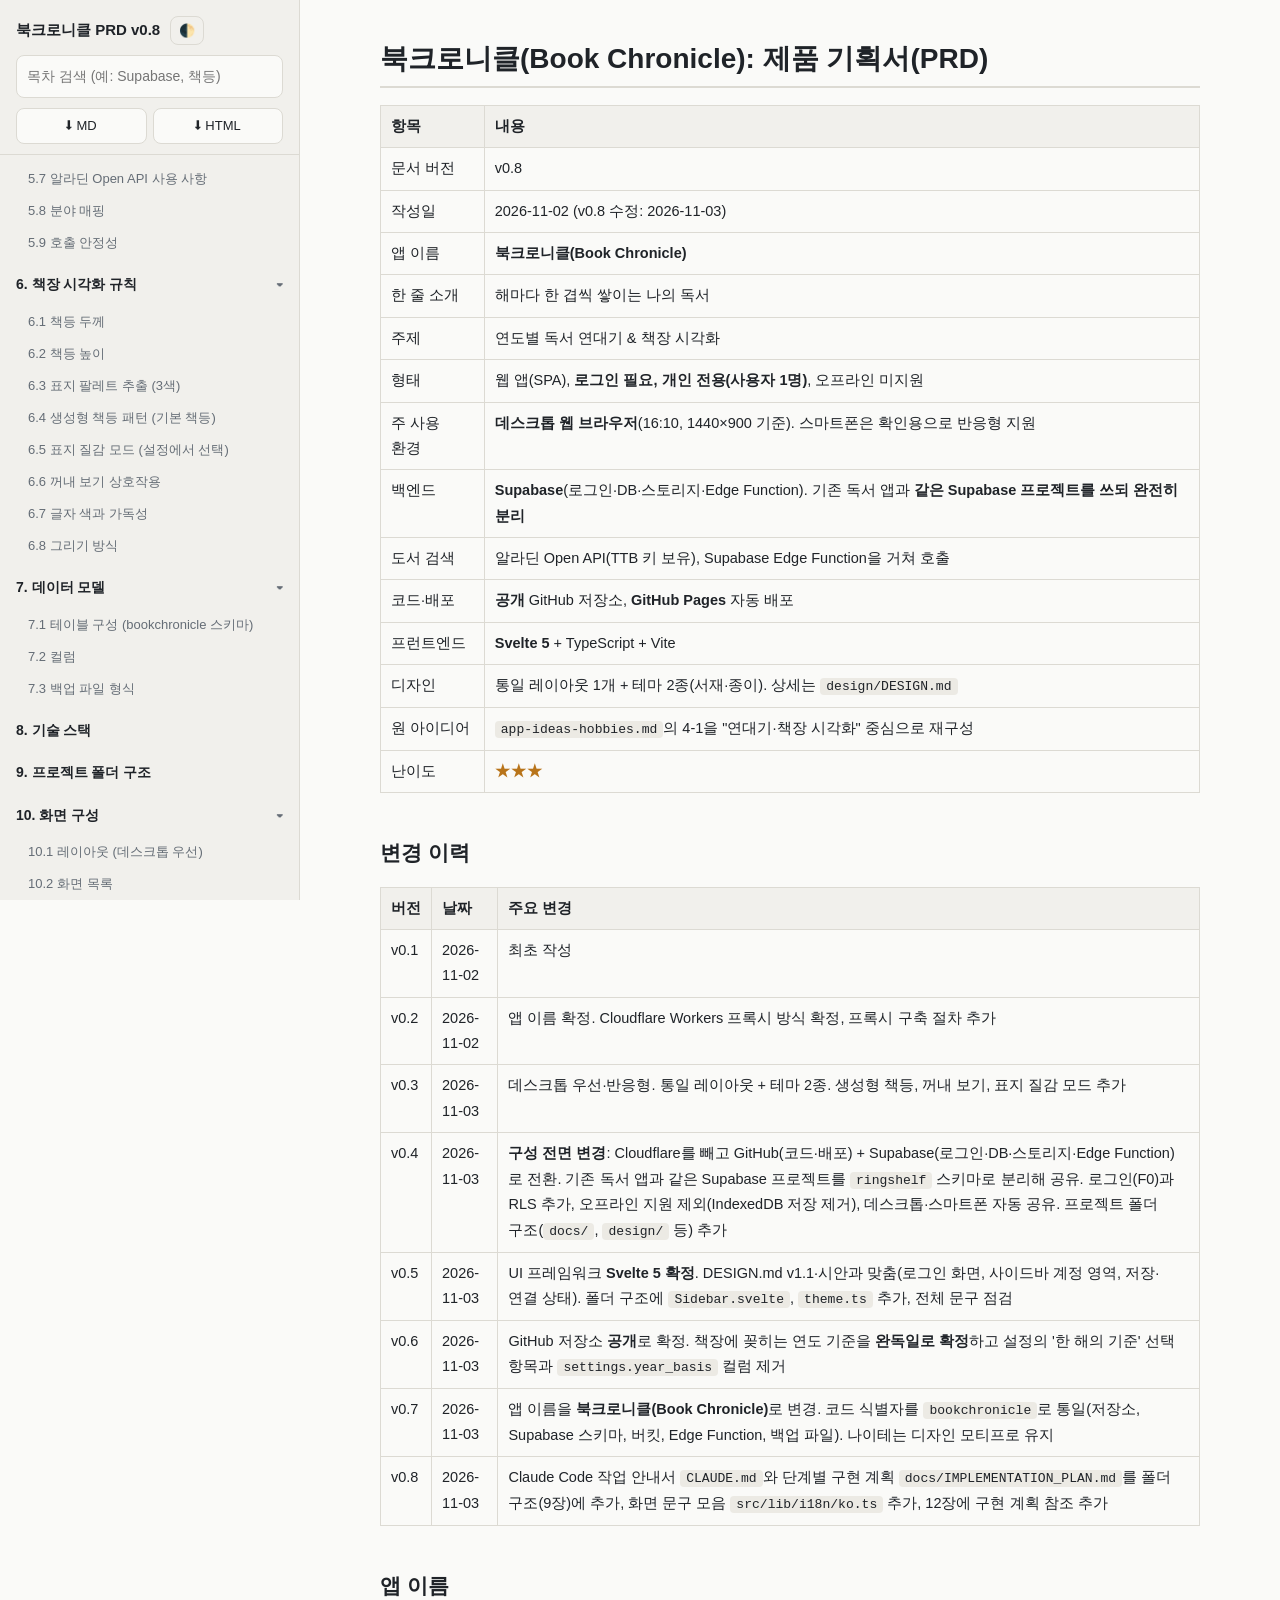
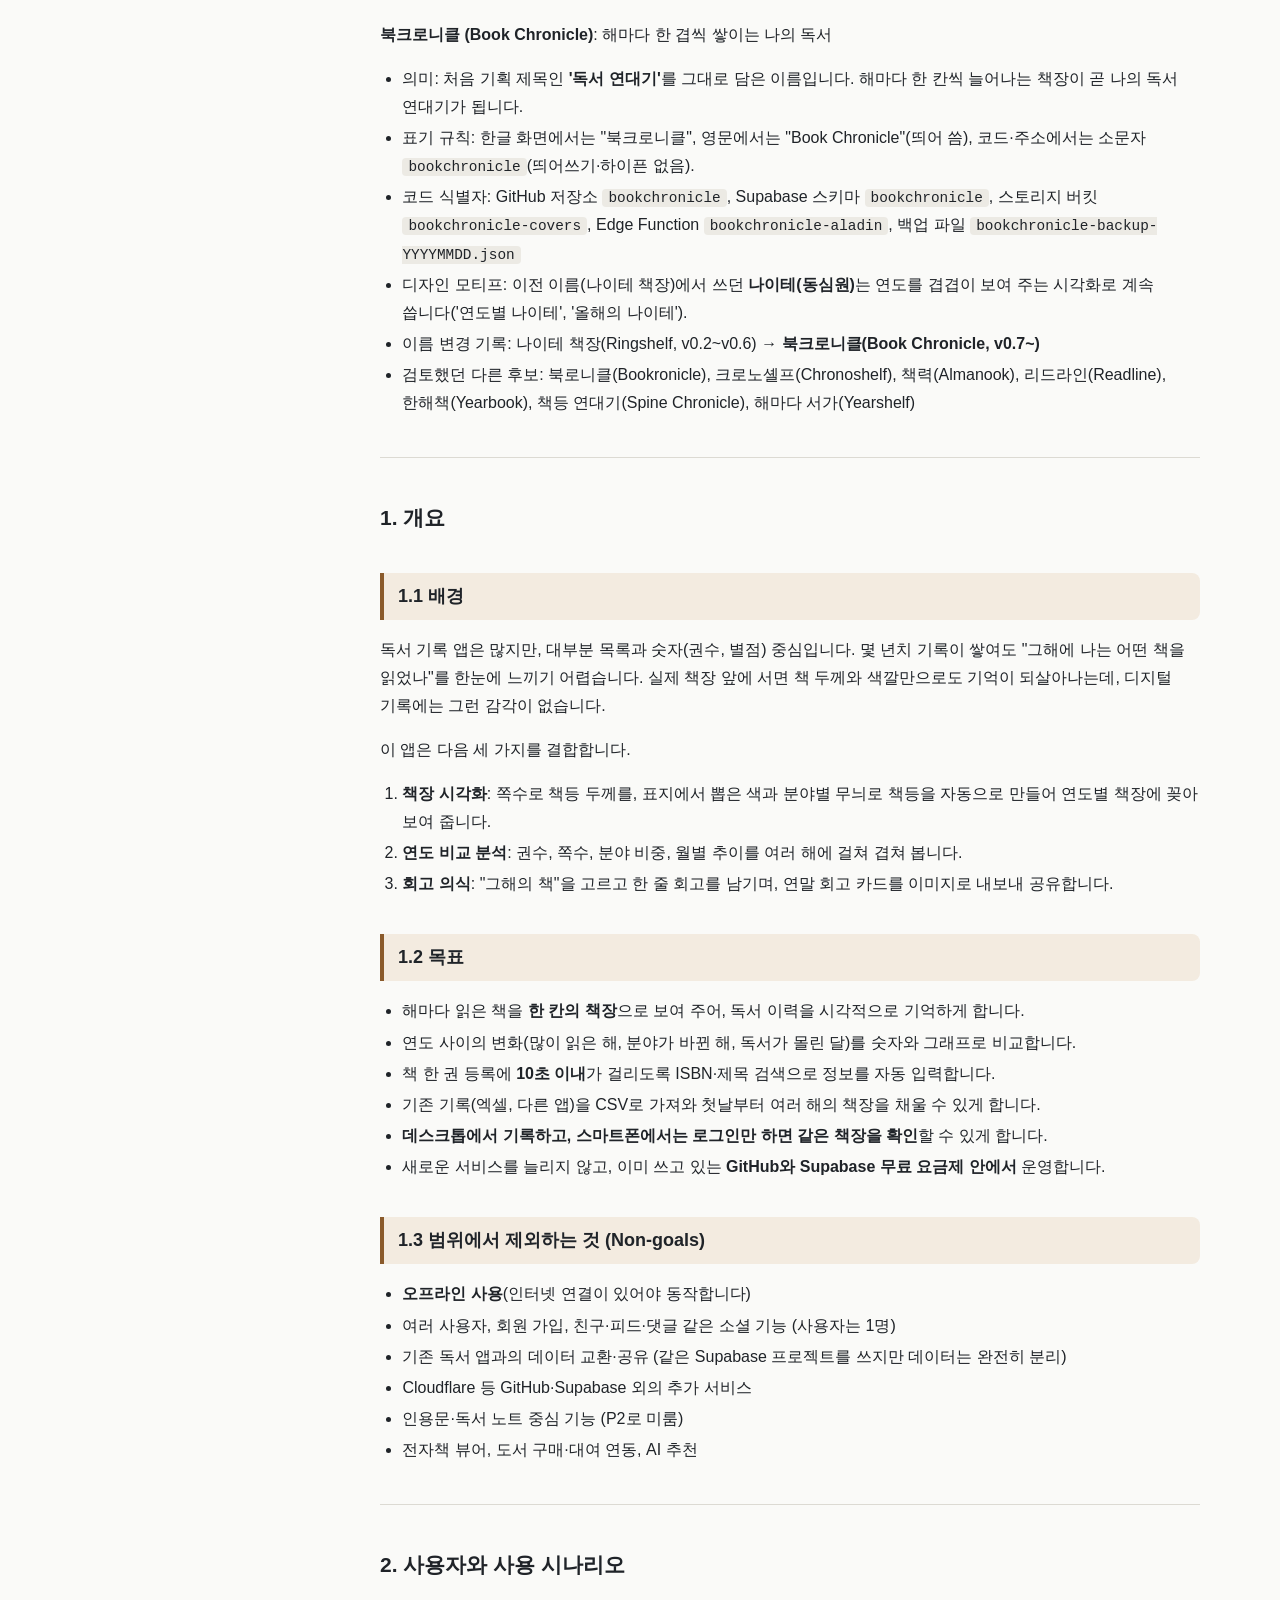
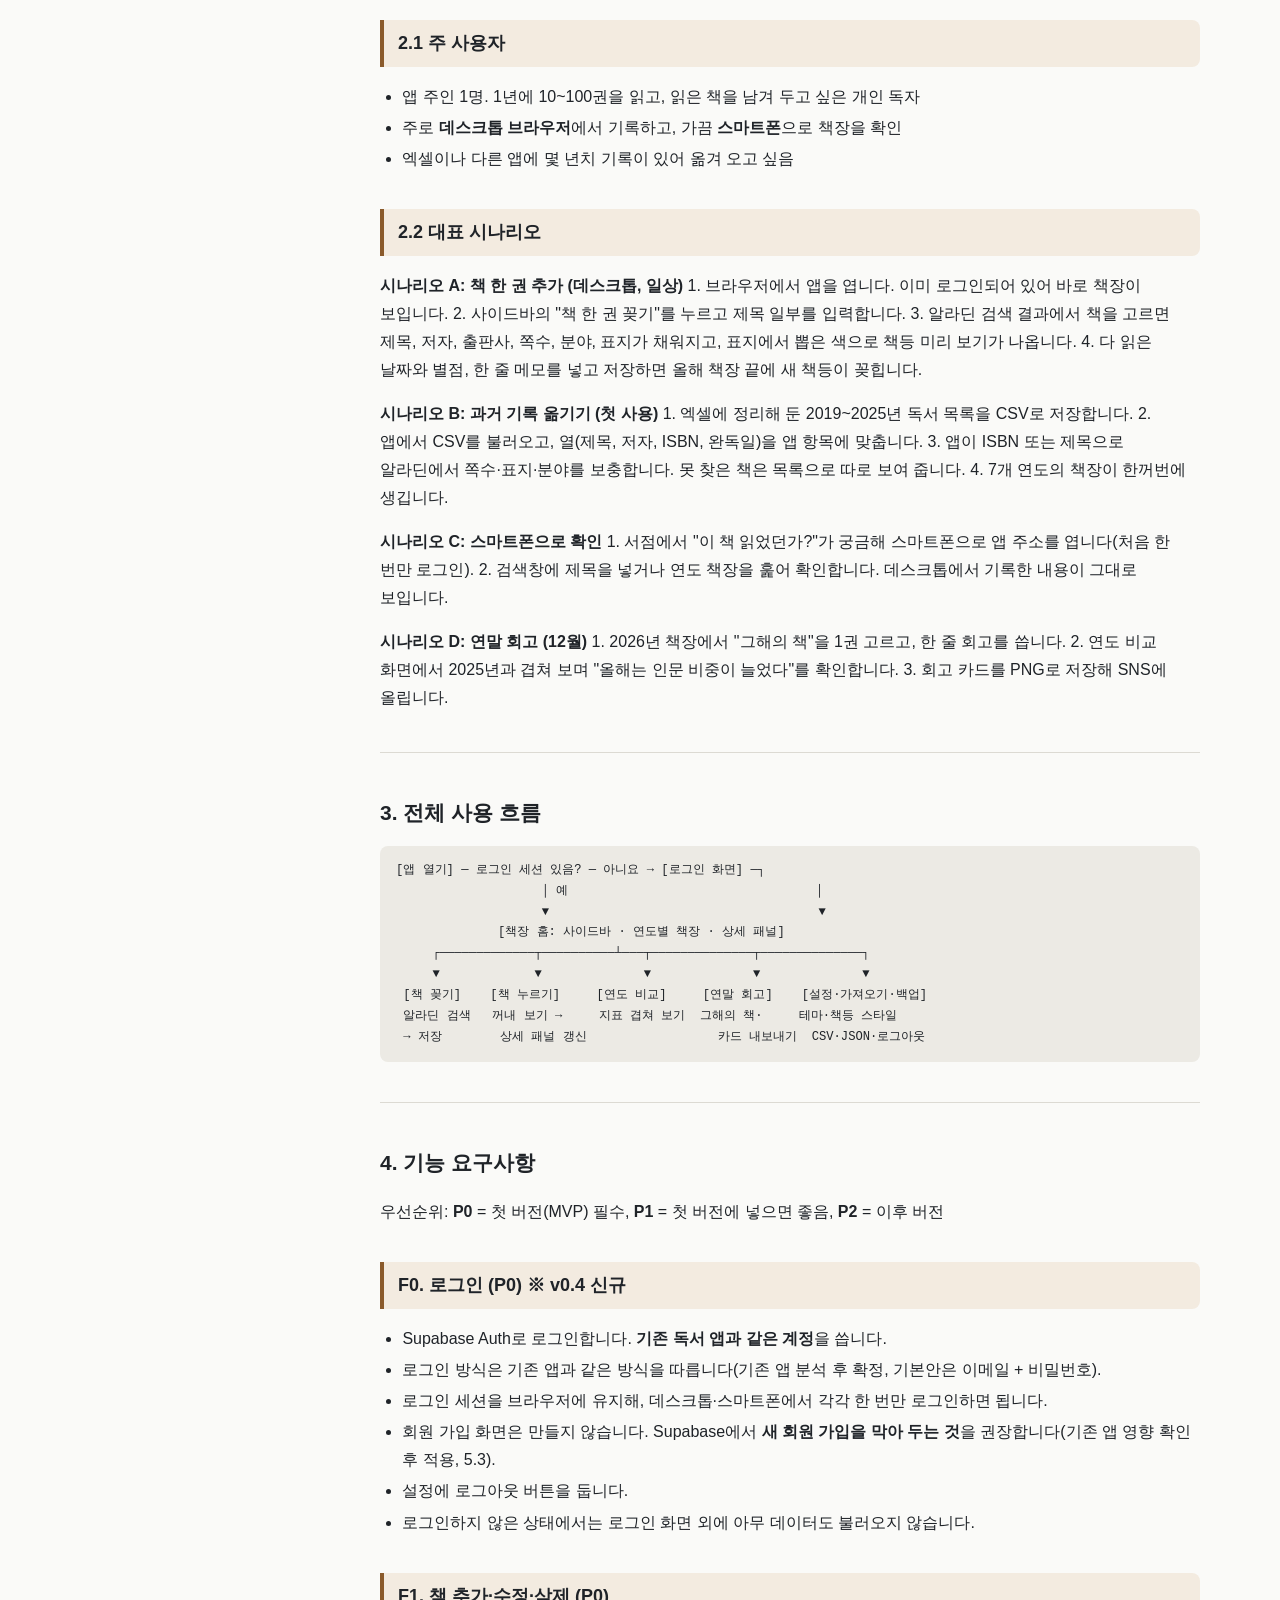
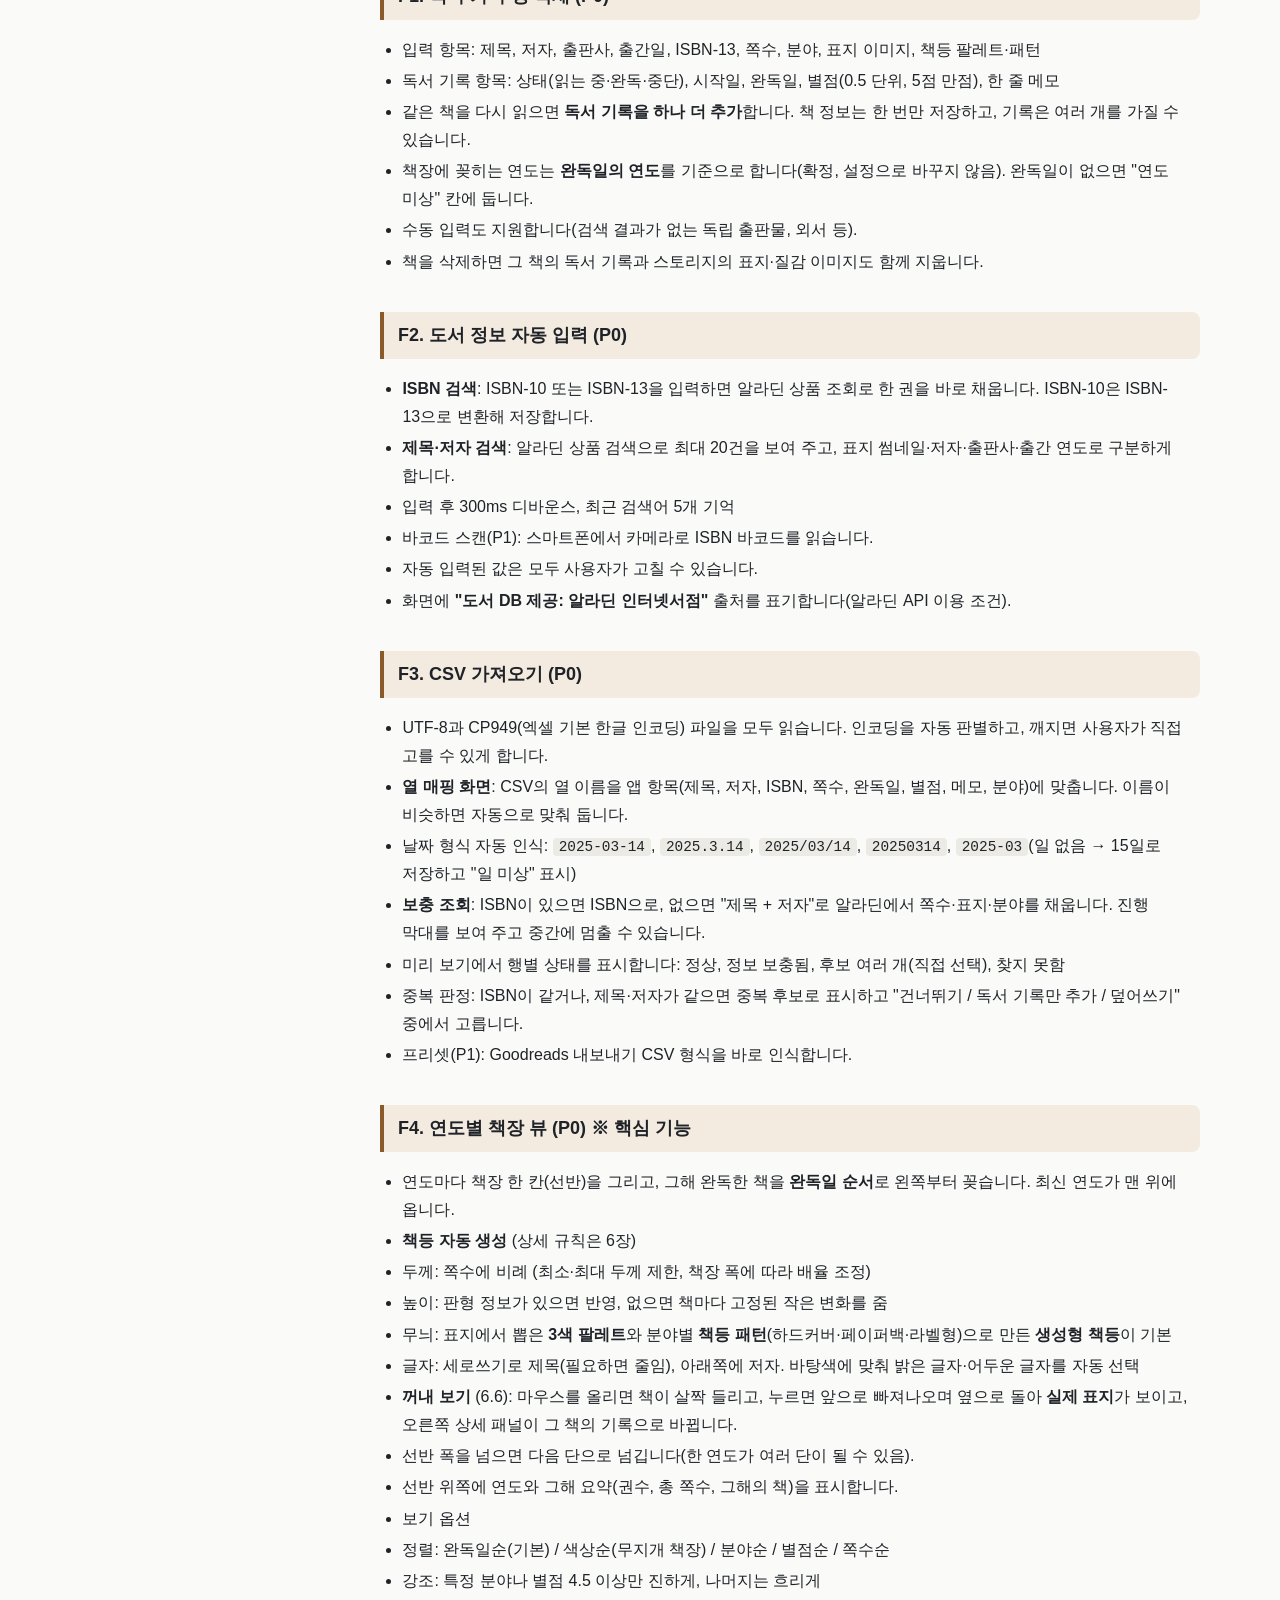
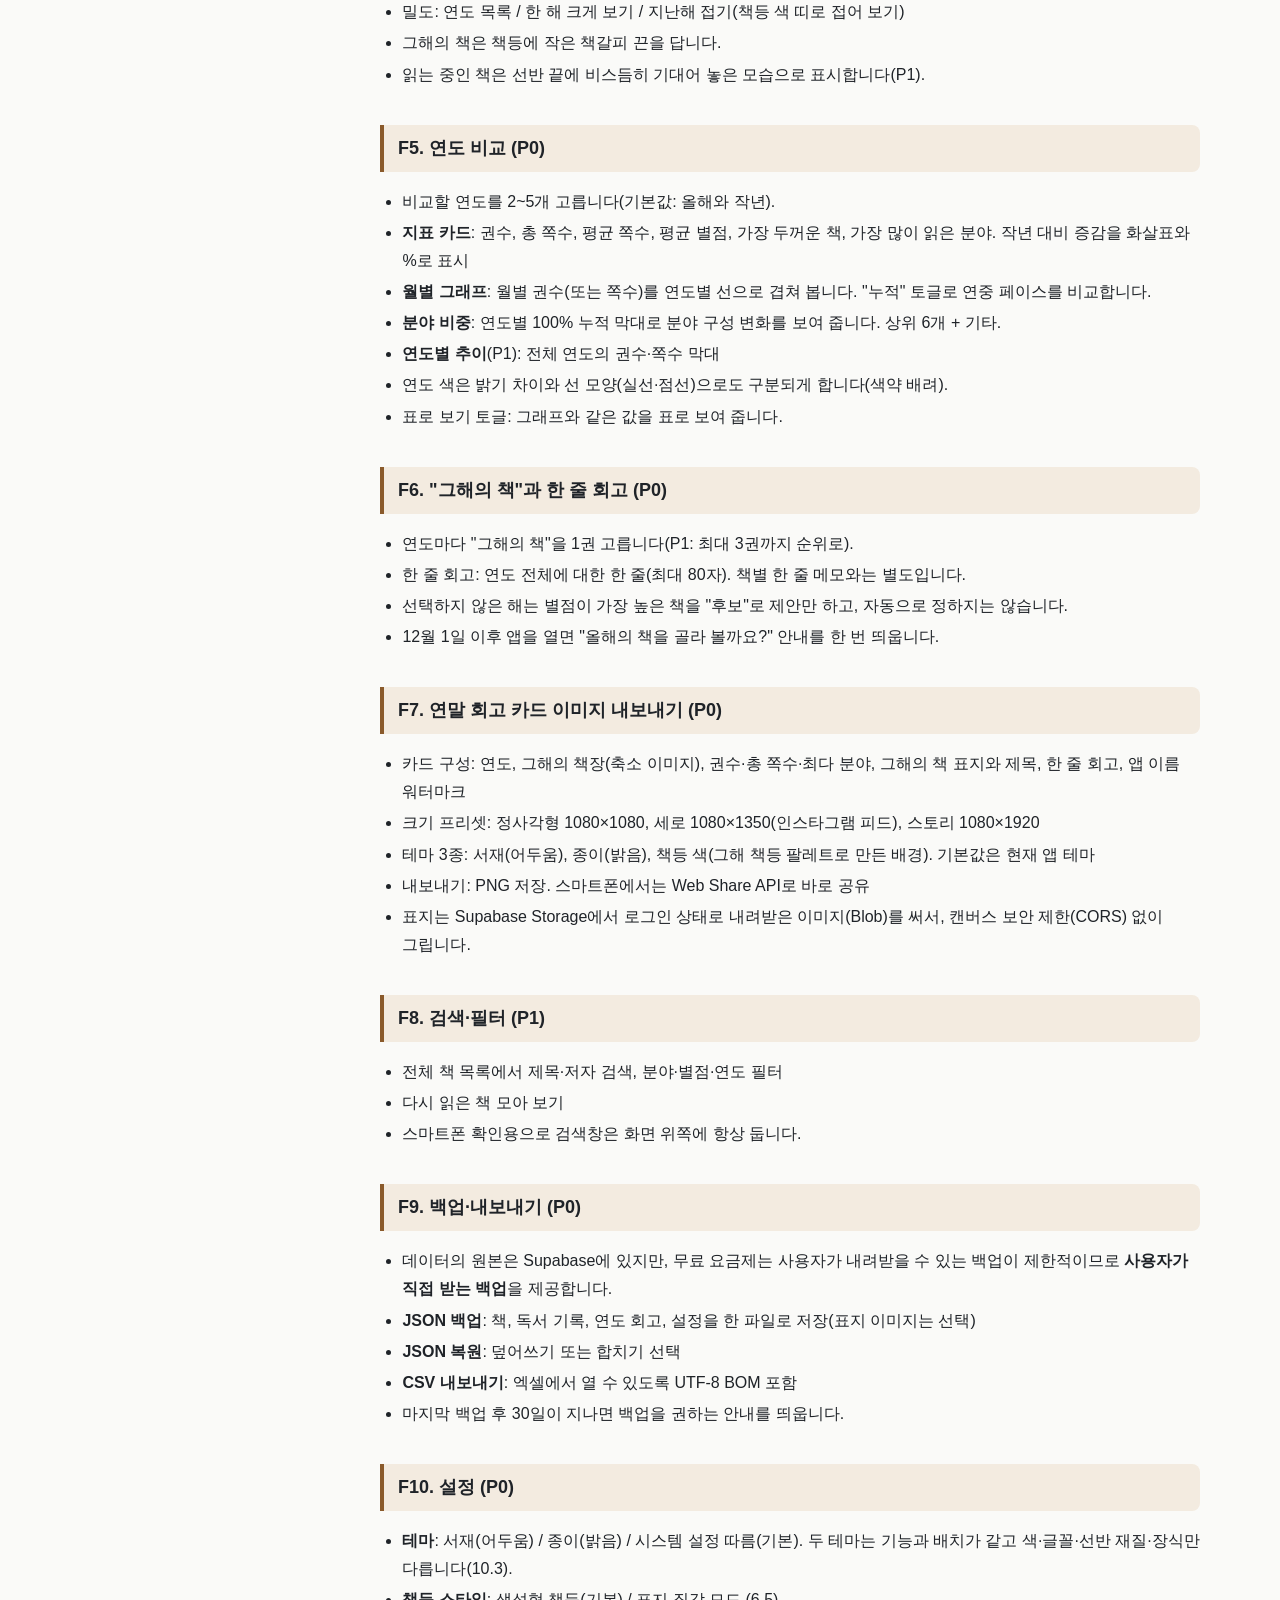
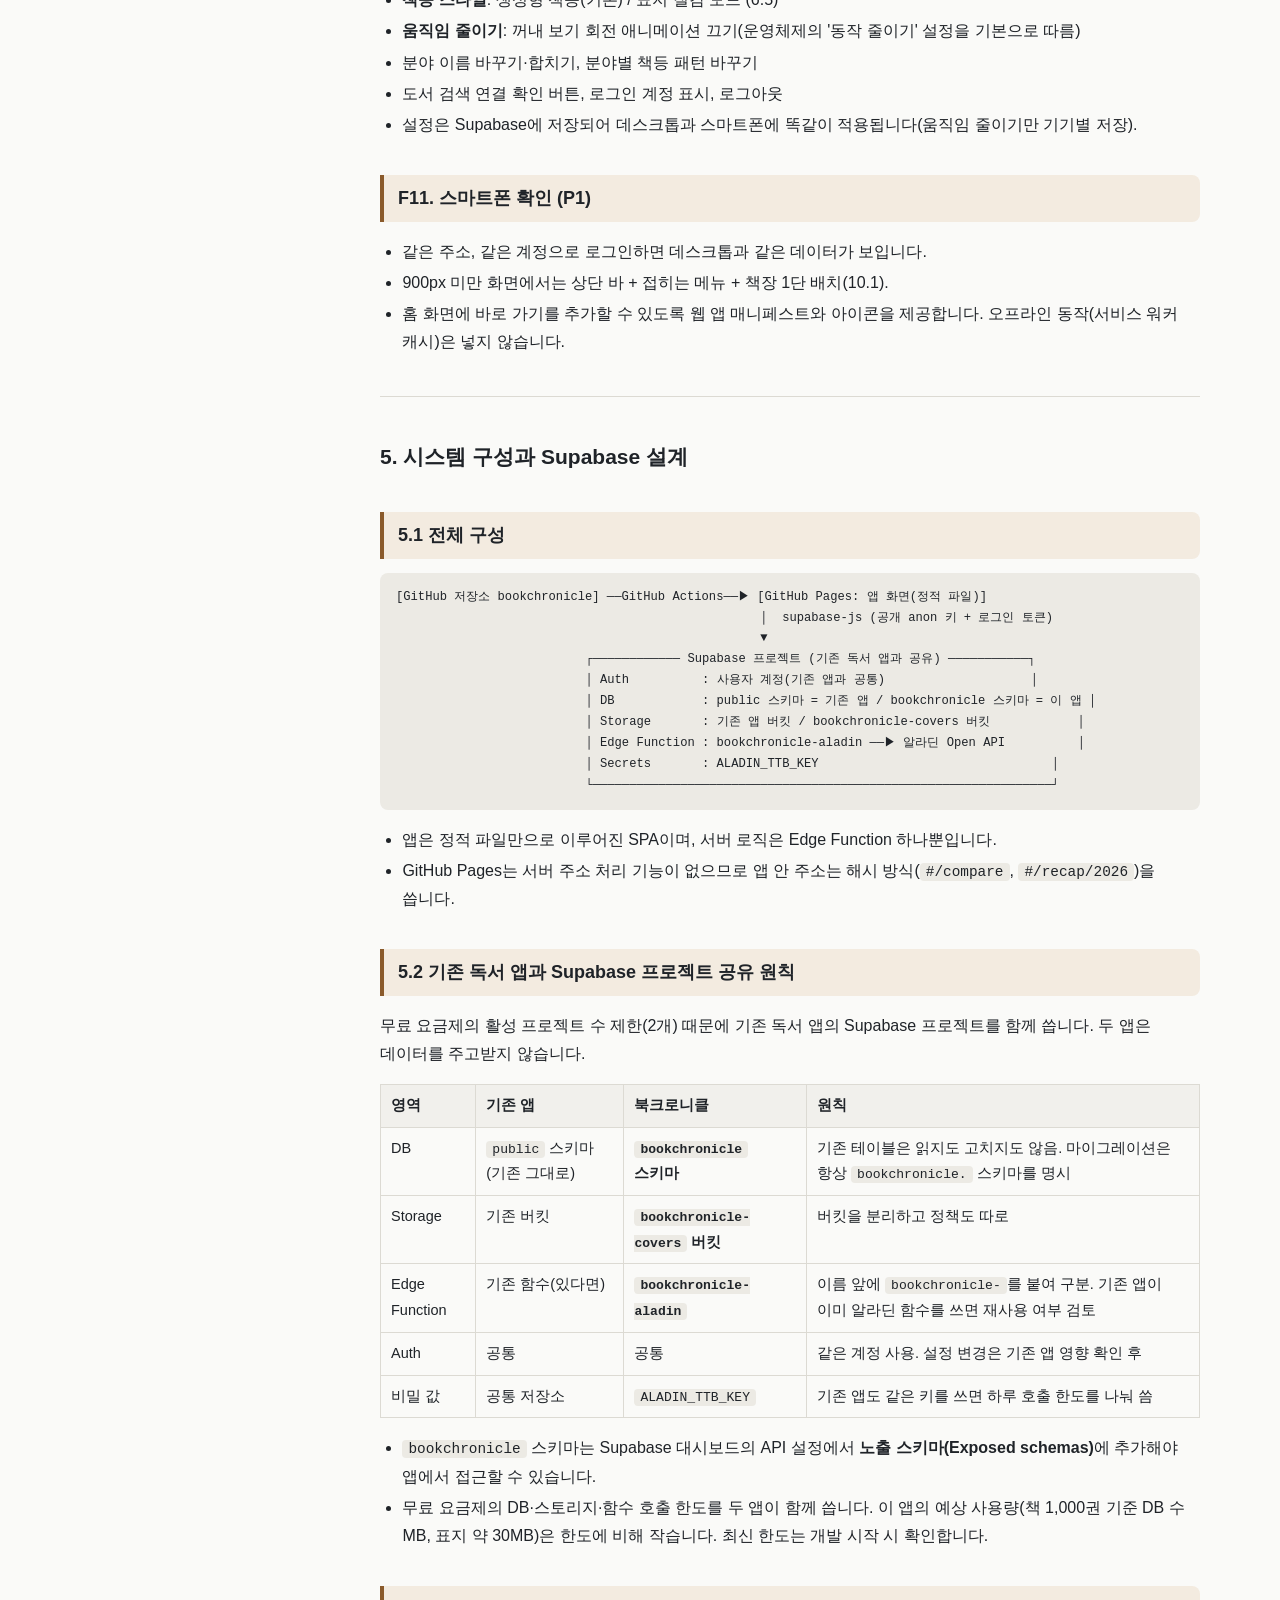
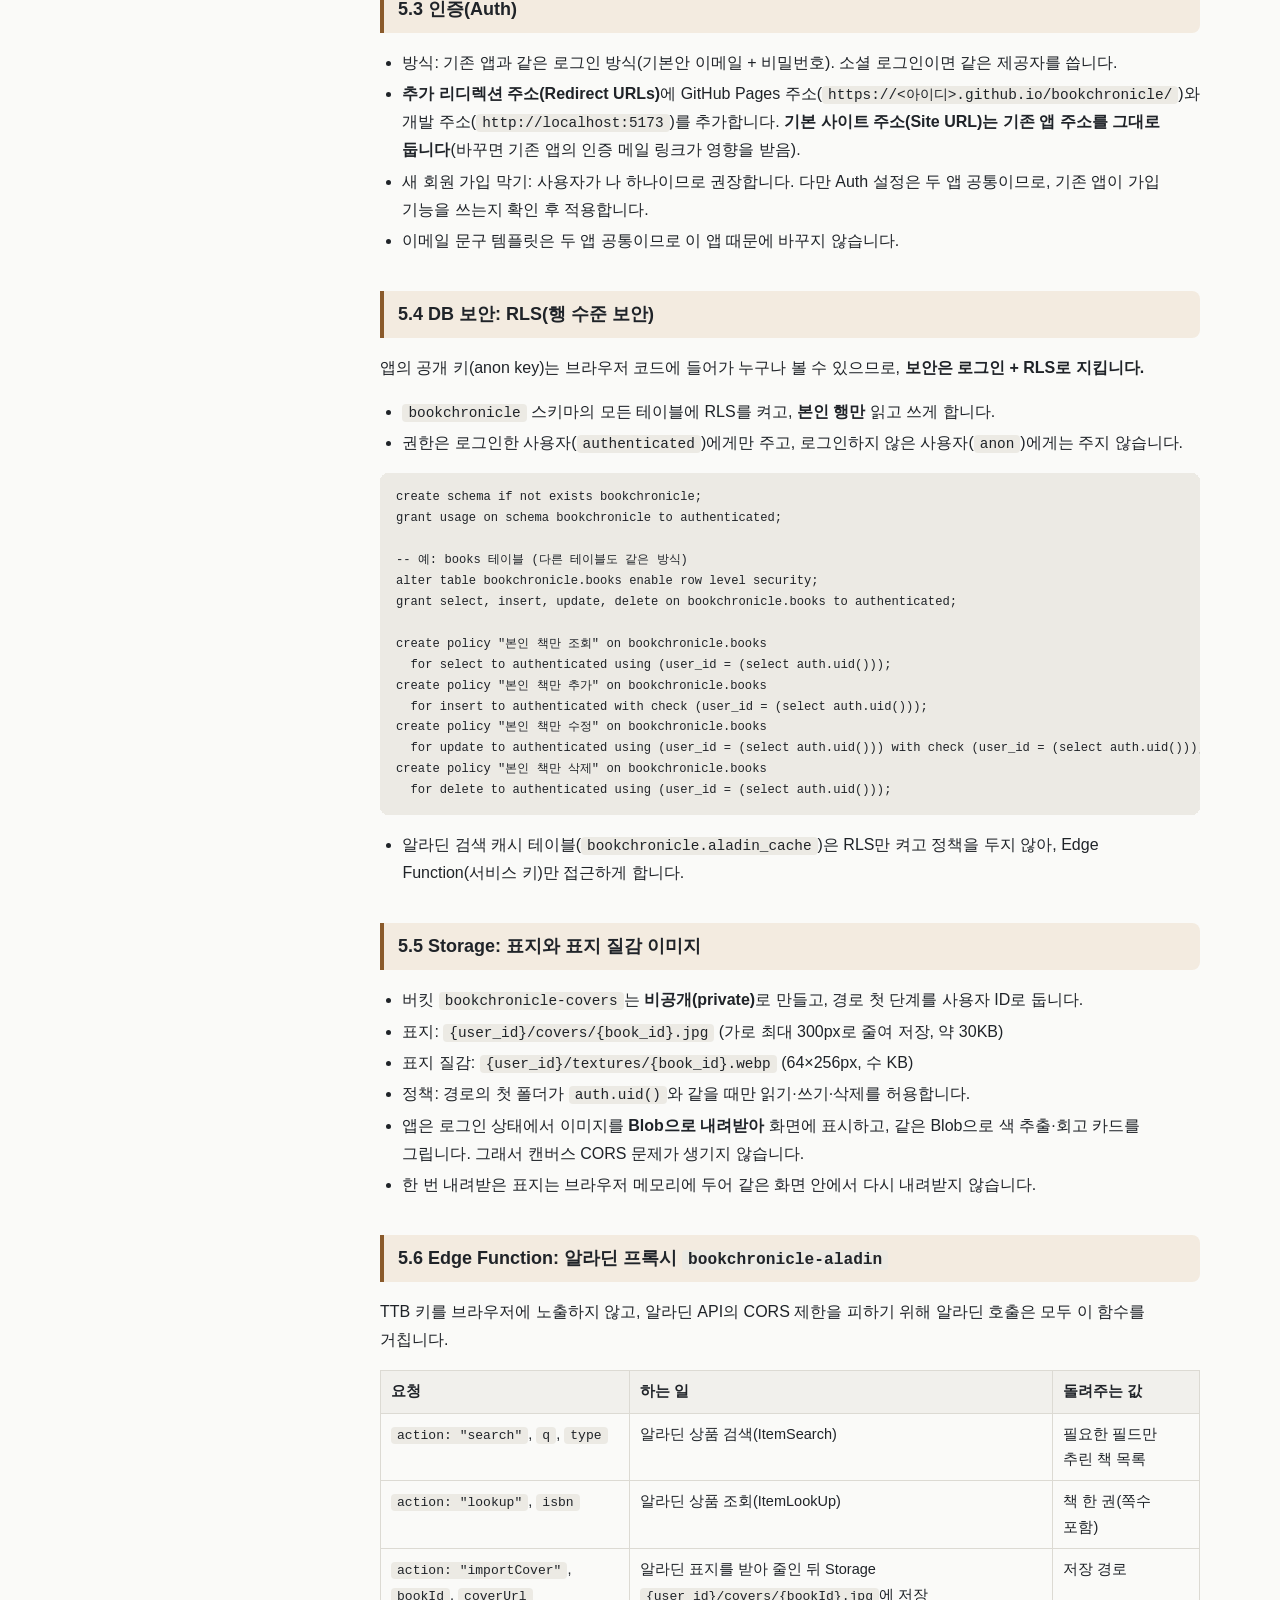
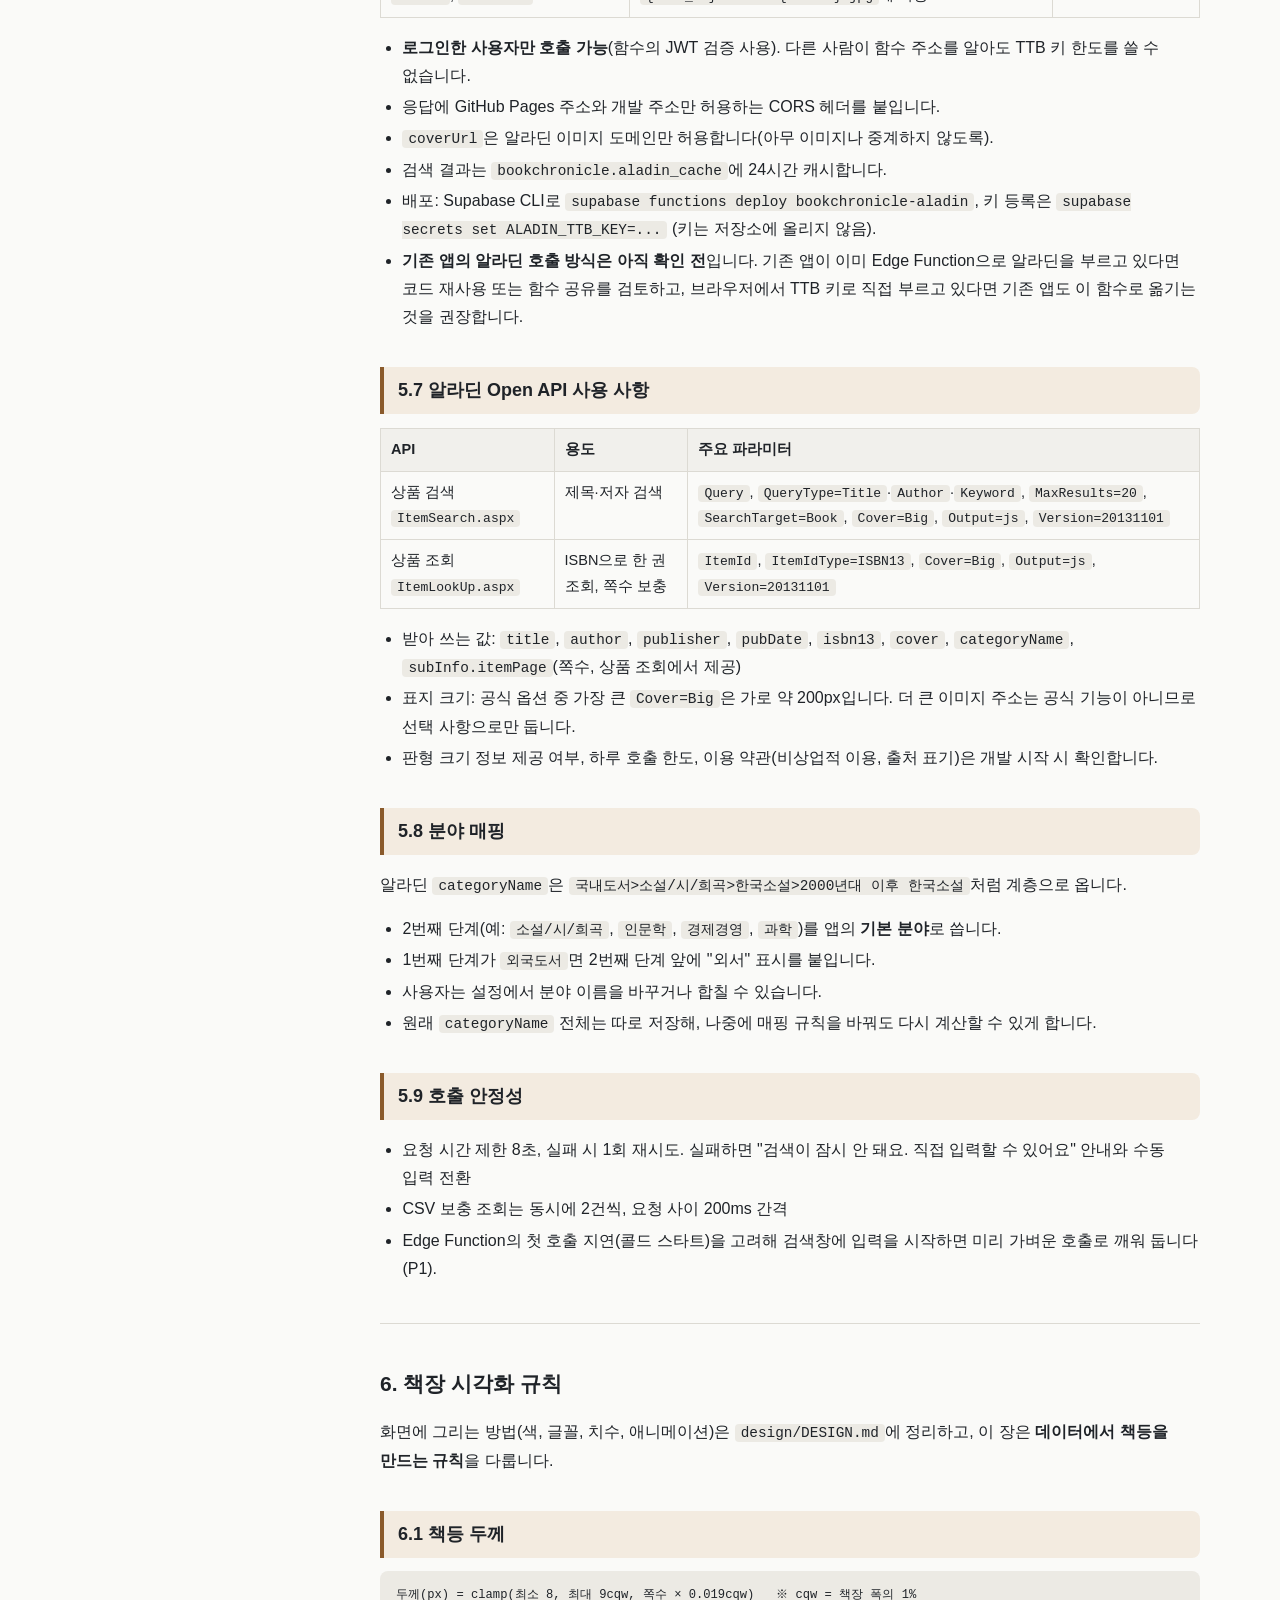
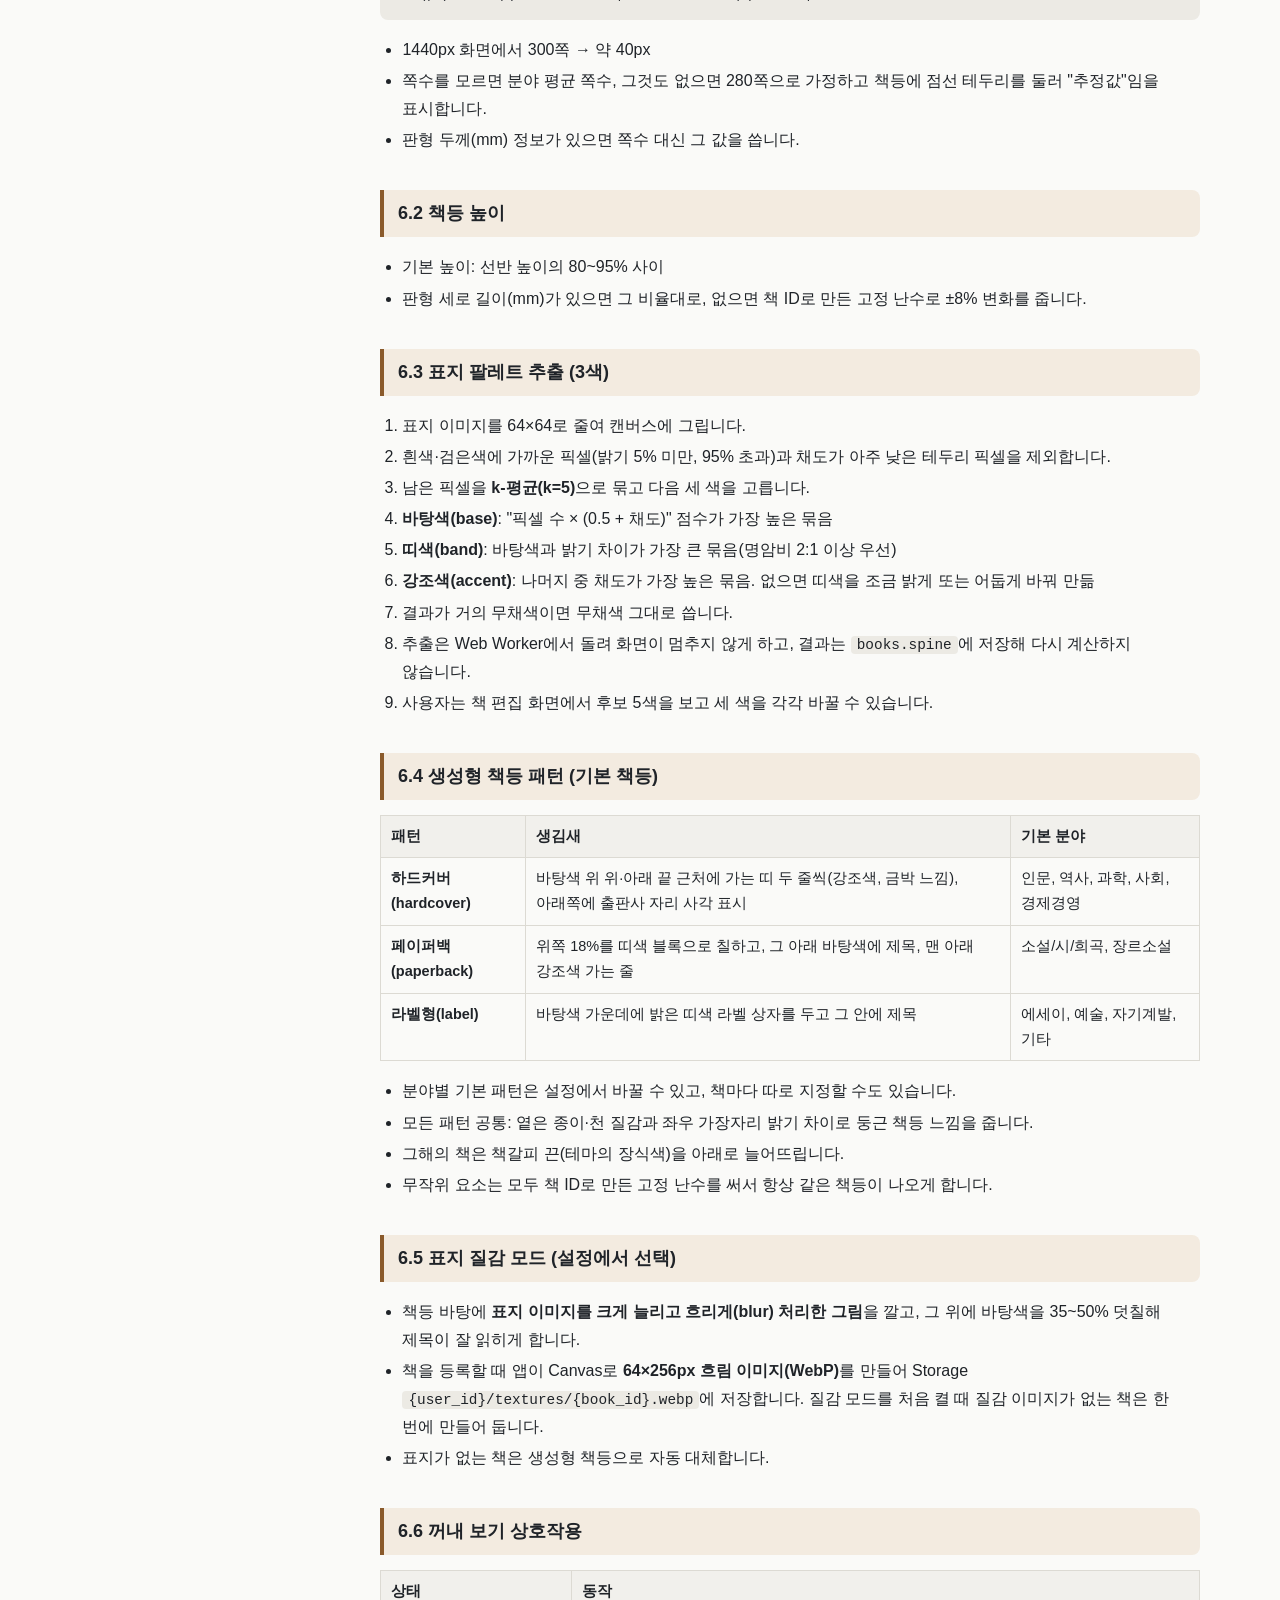
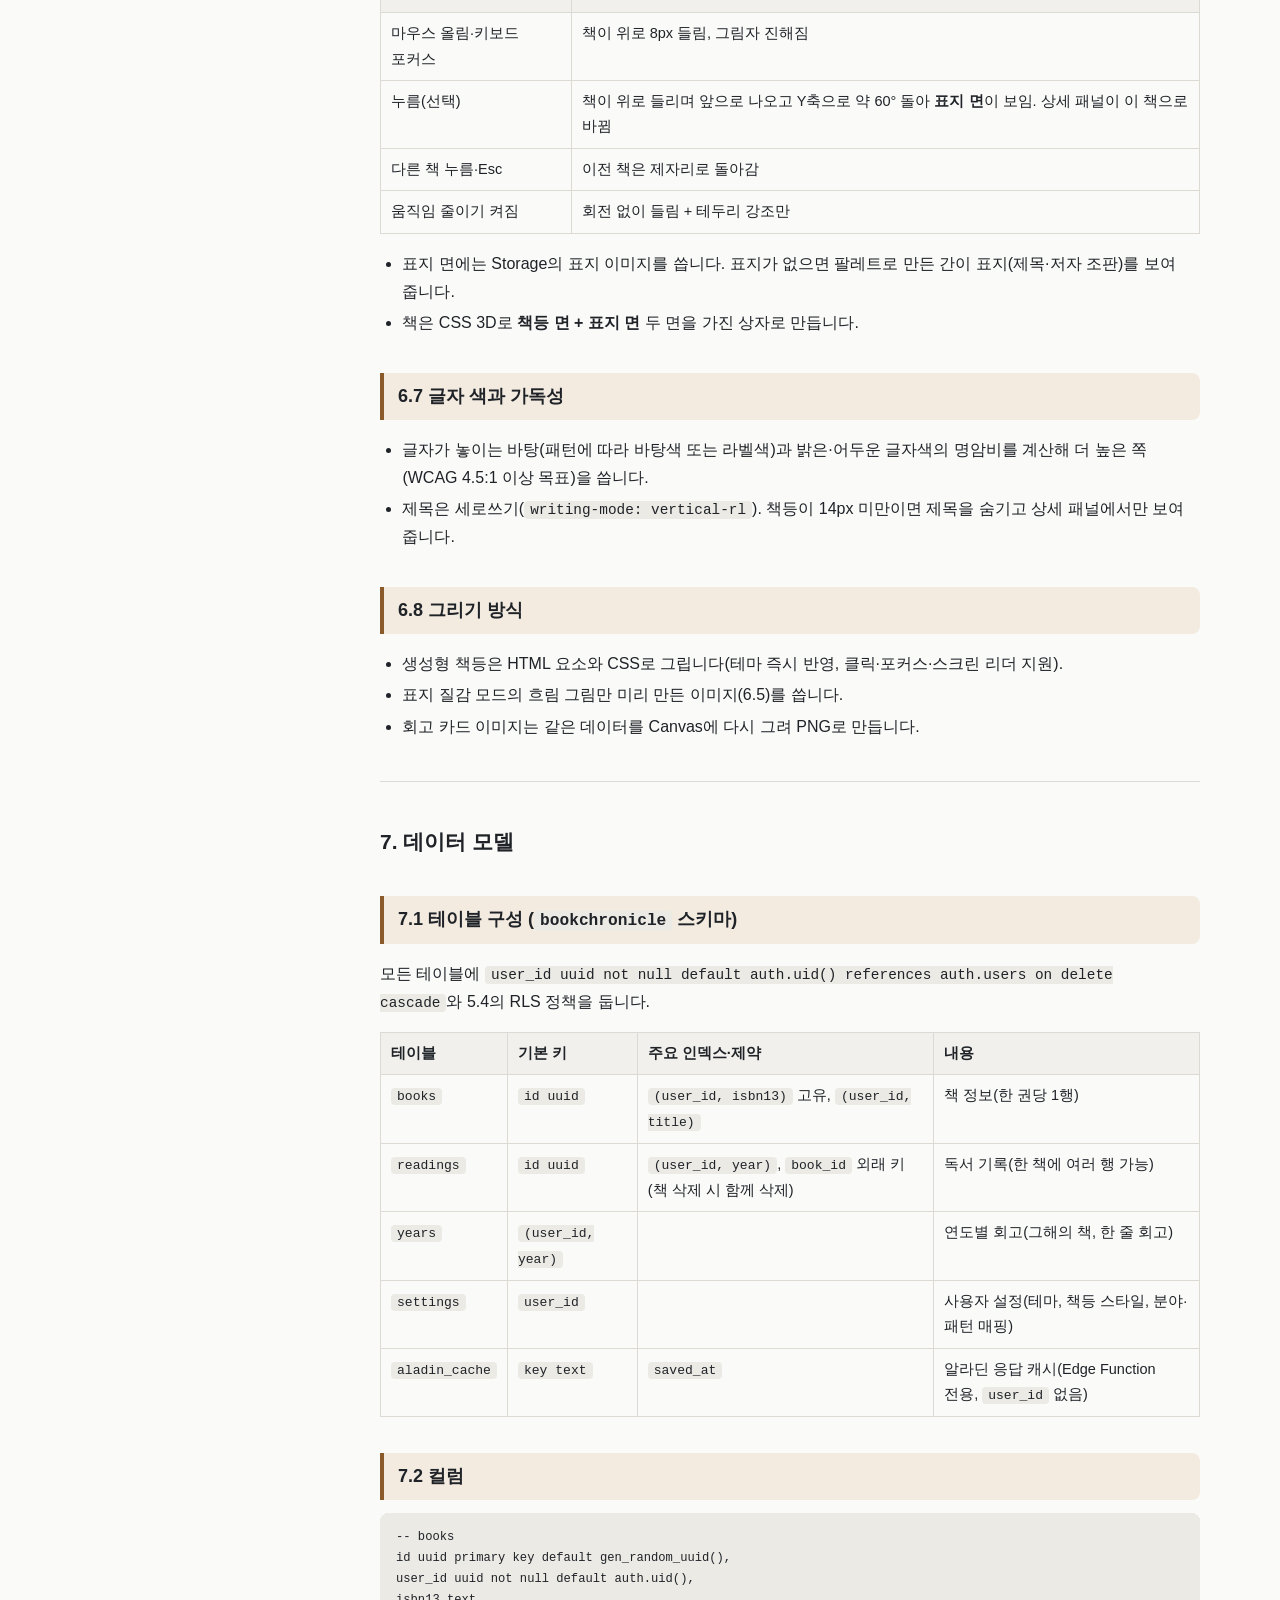
<file: prd-reading-chronicle.html>
<!doctype html>
<html lang="ko">
<head>
<meta charset="utf-8">
<meta name="viewport" content="width=device-width, initial-scale=1">
<title>북크로니클(Book Chronicle): 제품 기획서(PRD)</title>
<style>
:root{--bg:#fafaf8;--panel:#f1f0ec;--text:#1f2328;--muted:#656d76;--line:#dcdad3;--accent:#8a5a2b;--accent-bg:#f3ebe0;--code:#eceae4;--star:#b8741a}
@media (prefers-color-scheme:dark){:root:not([data-theme=light]){--bg:#17181a;--panel:#1f2124;--text:#e6e6e3;--muted:#9aa0a6;--line:#33363a;--accent:#e0a96d;--accent-bg:#3a2f24;--code:#2a2c30;--star:#f0b43c}}
:root[data-theme=dark]{--bg:#17181a;--panel:#1f2124;--text:#e6e6e3;--muted:#9aa0a6;--line:#33363a;--accent:#e0a96d;--accent-bg:#3a2f24;--code:#2a2c30;--star:#f0b43c}
*{box-sizing:border-box}
html{scroll-behavior:smooth;scroll-padding-top:20px}
body{margin:0;background:var(--bg);color:var(--text);font:16px/1.75 -apple-system,BlinkMacSystemFont,"Apple SD Gothic Neo","Malgun Gothic","Noto Sans KR",sans-serif;word-break:keep-all}
#side{position:fixed;inset:0 auto 0 0;width:300px;background:var(--panel);border-right:1px solid var(--line);display:flex;flex-direction:column;z-index:20;transition:transform .2s}
.side-top{padding:16px 16px 10px;border-bottom:1px solid var(--line)}
.side-top h2{font-size:15px;margin:0 0 10px;line-height:1.4}
#q{width:100%;padding:8px 10px;border:1px solid var(--line);border-radius:8px;background:var(--bg);color:var(--text);font:inherit;font-size:14px}
.dl{display:flex;gap:6px;margin-top:10px}
.dl a{flex:1;text-align:center;font-size:13px;padding:6px 4px;border:1px solid var(--line);border-radius:8px;color:var(--text);text-decoration:none;background:var(--bg)}
.dl a:hover{border-color:var(--accent);color:var(--accent)}
#nav{overflow-y:auto;padding:8px 8px 40px;flex:1}
.grp{margin:2px 0}
.grp-h{display:flex;width:100%;align-items:center;justify-content:space-between;background:none;border:0;color:var(--text);font:inherit;font-size:14px;font-weight:700;padding:8px;border-radius:6px;cursor:pointer;text-align:left}
.grp-h.static{cursor:default;color:var(--muted);font-size:12px;letter-spacing:.04em}
.grp-h a{color:inherit;text-decoration:none;flex:1}
.grp-h:hover:not(.static){background:var(--accent-bg)}
.chev{transition:transform .15s;color:var(--muted)}
.grp:not(.open) .chev{transform:rotate(-90deg)}
.grp:not(.open) ul{display:none}
.grp ul{list-style:none;margin:0 0 6px;padding:0}
.grp li a{display:block;padding:5px 10px 5px 18px;font-size:13px;line-height:1.45;color:var(--muted);text-decoration:none;border-left:2px solid transparent;border-radius:0 6px 6px 0}
.grp li a:hover{color:var(--text);background:var(--accent-bg)}
.grp li a.active{color:var(--accent);border-left-color:var(--accent);background:var(--accent-bg);font-weight:600}
li.hide{display:none}
main{margin-left:300px;padding:40px 32px 120px}
article{max-width:820px;margin:0 auto}
h1{font-size:28px;line-height:1.35;margin:1.6em 0 .6em;padding-bottom:.3em;border-bottom:2px solid var(--line)}
article>h1:first-child{margin-top:0}
h2{font-size:21px;margin:2em 0 .6em}
h3{font-size:18px;margin:2em 0 .5em;padding:10px 14px;background:var(--accent-bg);border-left:4px solid var(--accent);border-radius:0 8px 8px 0;line-height:1.5}
blockquote{margin:1em 0;padding:.4em 1em;border-left:4px solid var(--line);color:var(--muted);background:var(--panel);border-radius:0 8px 8px 0}
table{border-collapse:collapse;width:100%;margin:1em 0;font-size:14.5px;display:block;overflow-x:auto}
th,td{border:1px solid var(--line);padding:8px 10px;text-align:left;vertical-align:top}
th{background:var(--panel)}
code{background:var(--code);padding:1px 6px;border-radius:4px;font-size:.9em}
hr{border:0;border-top:1px solid var(--line);margin:2.5em 0}
ul,ol{padding-left:1.4em}
li{margin:.2em 0}
.stars{color:var(--star);letter-spacing:1px;font-weight:700}
#menu,#top{position:fixed;z-index:30;border:1px solid var(--line);background:var(--panel);color:var(--text);border-radius:10px;cursor:pointer;font-size:16px}
#menu{display:none;top:12px;left:12px;width:42px;height:42px}
#top{right:16px;bottom:16px;width:42px;height:42px;opacity:0;pointer-events:none;transition:opacity .2s}
#top.show{opacity:1;pointer-events:auto}
#theme{background:none;border:1px solid var(--line);color:var(--text);border-radius:8px;cursor:pointer;padding:6px 8px;font-size:13px;margin-left:6px}
#scrim{display:none}
@media (max-width:900px){
 #side{transform:translateX(-100%);width:min(320px,86vw)}
 body.open #side{transform:none}
 body.open #scrim{display:block;position:fixed;inset:0;background:#0006;z-index:15}
 #menu{display:block}
 body.open #menu{display:none}
 main{margin-left:0;padding:70px 16px 100px}
 h1{font-size:23px}
}
@media print{#side,#menu,#top{display:none}main{margin:0}}
pre{background:var(--code);padding:14px 16px;border-radius:8px;overflow-x:auto;font-size:13.5px;line-height:1.55}pre code{background:none;padding:0}
</style>
</head>
<body>
<button id="menu" aria-label="목차 열기">☰</button>
<div id="scrim"></div>
<aside id="side">
 <div class="side-top">
  <h2>북크로니클 PRD v0.8 <button id="theme" title="테마 전환">🌓</button></h2>
  <input id="q" type="search" placeholder="목차 검색 (예: Supabase, 책등)" aria-label="목차 검색">
  <div class="dl">
   <a href="prd-reading-chronicle.md" download="prd-reading-chronicle.md">⬇ MD</a>
   <a id="dlhtml" href="prd-reading-chronicle.html" download="prd-reading-chronicle.html">⬇ HTML</a>
  </div>
 </div>
 <nav id="nav"><div class="grp"><button class="grp-h" aria-expanded="false"><a href="#변경-이력">변경 이력</a></button><ul></ul></div><div class="grp"><button class="grp-h" aria-expanded="false"><a href="#앱-이름">앱 이름</a></button><ul></ul></div><div class="grp open"><button class="grp-h" aria-expanded="true"><a href="#1-개요">1. 개요</a><span class=chev>▾</span></button><ul><li><a href="#1-1-배경">1.1 배경</a></li><li><a href="#1-2-목표">1.2 목표</a></li><li><a href="#1-3-범위에서-제외하는-것-non-goals">1.3 범위에서 제외하는 것 (Non-goals)</a></li></ul></div><div class="grp open"><button class="grp-h" aria-expanded="true"><a href="#2-사용자와-사용-시나리오">2. 사용자와 사용 시나리오</a><span class=chev>▾</span></button><ul><li><a href="#2-1-주-사용자">2.1 주 사용자</a></li><li><a href="#2-2-대표-시나리오">2.2 대표 시나리오</a></li></ul></div><div class="grp"><button class="grp-h" aria-expanded="false"><a href="#3-전체-사용-흐름">3. 전체 사용 흐름</a></button><ul></ul></div><div class="grp open"><button class="grp-h" aria-expanded="true"><a href="#4-기능-요구사항">4. 기능 요구사항</a><span class=chev>▾</span></button><ul><li><a href="#f0-로그인-p0-v0-4-신규">F0. 로그인 (P0) ※ v0.4 신규</a></li><li><a href="#f1-책-추가-수정-삭제-p0">F1. 책 추가·수정·삭제 (P0)</a></li><li><a href="#f2-도서-정보-자동-입력-p0">F2. 도서 정보 자동 입력 (P0)</a></li><li><a href="#f3-csv-가져오기-p0">F3. CSV 가져오기 (P0)</a></li><li><a href="#f4-연도별-책장-뷰-p0-핵심-기능">F4. 연도별 책장 뷰 (P0) ※ 핵심 기능</a></li><li><a href="#f5-연도-비교-p0">F5. 연도 비교 (P0)</a></li><li><a href="#f6-그해의-책-과-한-줄-회고-p0">F6. "그해의 책"과 한 줄 회고 (P0)</a></li><li><a href="#f7-연말-회고-카드-이미지-내보내기-p0">F7. 연말 회고 카드 이미지 내보내기 (P0)</a></li><li><a href="#f8-검색-필터-p1">F8. 검색·필터 (P1)</a></li><li><a href="#f9-백업-내보내기-p0">F9. 백업·내보내기 (P0)</a></li><li><a href="#f10-설정-p0">F10. 설정 (P0)</a></li><li><a href="#f11-스마트폰-확인-p1">F11. 스마트폰 확인 (P1)</a></li></ul></div><div class="grp open"><button class="grp-h" aria-expanded="true"><a href="#5-시스템-구성과-supabase-설계">5. 시스템 구성과 Supabase 설계</a><span class=chev>▾</span></button><ul><li><a href="#5-1-전체-구성">5.1 전체 구성</a></li><li><a href="#5-2-기존-독서-앱과-supabase-프로젝트-공유-원칙">5.2 기존 독서 앱과 Supabase 프로젝트 공유 원칙</a></li><li><a href="#5-3-인증-auth">5.3 인증(Auth)</a></li><li><a href="#5-4-db-보안-rls-행-수준-보안">5.4 DB 보안: RLS(행 수준 보안)</a></li><li><a href="#5-5-storage-표지와-표지-질감-이미지">5.5 Storage: 표지와 표지 질감 이미지</a></li><li><a href="#5-6-edge-function-알라딘-프록시-bookchronicle-aladin">5.6 Edge Function: 알라딘 프록시 bookchronicle-aladin</a></li><li><a href="#5-7-알라딘-open-api-사용-사항">5.7 알라딘 Open API 사용 사항</a></li><li><a href="#5-8-분야-매핑">5.8 분야 매핑</a></li><li><a href="#5-9-호출-안정성">5.9 호출 안정성</a></li></ul></div><div class="grp open"><button class="grp-h" aria-expanded="true"><a href="#6-책장-시각화-규칙">6. 책장 시각화 규칙</a><span class=chev>▾</span></button><ul><li><a href="#6-1-책등-두께">6.1 책등 두께</a></li><li><a href="#6-2-책등-높이">6.2 책등 높이</a></li><li><a href="#6-3-표지-팔레트-추출-3색">6.3 표지 팔레트 추출 (3색)</a></li><li><a href="#6-4-생성형-책등-패턴-기본-책등">6.4 생성형 책등 패턴 (기본 책등)</a></li><li><a href="#6-5-표지-질감-모드-설정에서-선택">6.5 표지 질감 모드 (설정에서 선택)</a></li><li><a href="#6-6-꺼내-보기-상호작용">6.6 꺼내 보기 상호작용</a></li><li><a href="#6-7-글자-색과-가독성">6.7 글자 색과 가독성</a></li><li><a href="#6-8-그리기-방식">6.8 그리기 방식</a></li></ul></div><div class="grp open"><button class="grp-h" aria-expanded="true"><a href="#7-데이터-모델">7. 데이터 모델</a><span class=chev>▾</span></button><ul><li><a href="#7-1-테이블-구성-bookchronicle-스키마">7.1 테이블 구성 (bookchronicle 스키마)</a></li><li><a href="#7-2-컬럼">7.2 컬럼</a></li><li><a href="#7-3-백업-파일-형식">7.3 백업 파일 형식</a></li></ul></div><div class="grp"><button class="grp-h" aria-expanded="false"><a href="#8-기술-스택">8. 기술 스택</a></button><ul></ul></div><div class="grp"><button class="grp-h" aria-expanded="false"><a href="#9-프로젝트-폴더-구조">9. 프로젝트 폴더 구조</a></button><ul></ul></div><div class="grp open"><button class="grp-h" aria-expanded="true"><a href="#10-화면-구성">10. 화면 구성</a><span class=chev>▾</span></button><ul><li><a href="#10-1-레이아웃-데스크톱-우선">10.1 레이아웃 (데스크톱 우선)</a></li><li><a href="#10-2-화면-목록">10.2 화면 목록</a></li><li><a href="#10-3-테마">10.3 테마</a></li></ul></div><div class="grp"><button class="grp-h" aria-expanded="false"><a href="#11-비기능-요구사항">11. 비기능 요구사항</a></button><ul></ul></div><div class="grp open"><button class="grp-h" aria-expanded="true"><a href="#12-개발-단계-마일스톤">12. 개발 단계 (마일스톤)</a><span class=chev>▾</span></button><ul><li><a href="#m0-준비">M0. 준비</a></li><li><a href="#m1-로그인과-기본-책장-mvp">M1. 로그인과 기본 책장 (MVP)</a></li><li><a href="#m2-도서-검색과-표지">M2. 도서 검색과 표지</a></li><li><a href="#m3-csv-가져오기와-백업">M3. CSV 가져오기와 백업</a></li><li><a href="#m4-연도-비교와-회고">M4. 연도 비교와 회고</a></li><li><a href="#m5-다듬기">M5. 다듬기</a></li></ul></div><div class="grp"><button class="grp-h" aria-expanded="false"><a href="#13-위험-요소와-대응">13. 위험 요소와 대응</a></button><ul></ul></div><div class="grp"><button class="grp-h" aria-expanded="false"><a href="#14-성공-지표-개인-사용-기준">14. 성공 지표 (개인 사용 기준)</a></button><ul></ul></div><div class="grp open"><button class="grp-h" aria-expanded="true"><a href="#15-결정된-사항과-남은-확인-사항">15. 결정된 사항과 남은 확인 사항</a><span class=chev>▾</span></button><ul><li><a href="#15-1-결정된-사항-v0-8">15.1 결정된 사항 (v0.8)</a></li><li><a href="#15-2-아직-결정할-사항">15.2 아직 결정할 사항</a></li><li><a href="#15-3-개발-시작-시-확인할-사항">15.3 개발 시작 시 확인할 사항</a></li></ul></div></nav>
</aside>
<main><article id="doc"><h1 id="북크로니클-book-chronicle-제품-기획서-prd">북크로니클(Book Chronicle): 제품 기획서(PRD)</h1>
<table>
<thead>
<tr>
<th>항목</th>
<th>내용</th>
</tr>
</thead>
<tbody>
<tr>
<td>문서 버전</td>
<td>v0.8</td>
</tr>
<tr>
<td>작성일</td>
<td>2026-11-02 (v0.8 수정: 2026-11-03)</td>
</tr>
<tr>
<td>앱 이름</td>
<td><strong>북크로니클(Book Chronicle)</strong></td>
</tr>
<tr>
<td>한 줄 소개</td>
<td>해마다 한 겹씩 쌓이는 나의 독서</td>
</tr>
<tr>
<td>주제</td>
<td>연도별 독서 연대기 &amp; 책장 시각화</td>
</tr>
<tr>
<td>형태</td>
<td>웹 앱(SPA), <strong>로그인 필요, 개인 전용(사용자 1명)</strong>, 오프라인 미지원</td>
</tr>
<tr>
<td>주 사용 환경</td>
<td><strong>데스크톱 웹 브라우저</strong>(16:10, 1440×900 기준). 스마트폰은 확인용으로 반응형 지원</td>
</tr>
<tr>
<td>백엔드</td>
<td><strong>Supabase</strong>(로그인·DB·스토리지·Edge Function). 기존 독서 앱과 <strong>같은 Supabase 프로젝트를 쓰되 완전히 분리</strong></td>
</tr>
<tr>
<td>도서 검색</td>
<td>알라딘 Open API(TTB 키 보유), Supabase Edge Function을 거쳐 호출</td>
</tr>
<tr>
<td>코드·배포</td>
<td><strong>공개</strong> GitHub 저장소, <strong>GitHub Pages</strong> 자동 배포</td>
</tr>
<tr>
<td>프런트엔드</td>
<td><strong>Svelte 5</strong> + TypeScript + Vite</td>
</tr>
<tr>
<td>디자인</td>
<td>통일 레이아웃 1개 + 테마 2종(서재·종이). 상세는 <code>design/DESIGN.md</code></td>
</tr>
<tr>
<td>원 아이디어</td>
<td><code>app-ideas-hobbies.md</code>의 4-1을 "연대기·책장 시각화" 중심으로 재구성</td>
</tr>
<tr>
<td>난이도</td>
<td><span class="stars">★★★</span></td>
</tr>
</tbody>
</table>
<h2 id="변경-이력">변경 이력</h2>
<table>
<thead>
<tr>
<th>버전</th>
<th>날짜</th>
<th>주요 변경</th>
</tr>
</thead>
<tbody>
<tr>
<td>v0.1</td>
<td>2026-11-02</td>
<td>최초 작성</td>
</tr>
<tr>
<td>v0.2</td>
<td>2026-11-02</td>
<td>앱 이름 확정. Cloudflare Workers 프록시 방식 확정, 프록시 구축 절차 추가</td>
</tr>
<tr>
<td>v0.3</td>
<td>2026-11-03</td>
<td>데스크톱 우선·반응형. 통일 레이아웃 + 테마 2종. 생성형 책등, 꺼내 보기, 표지 질감 모드 추가</td>
</tr>
<tr>
<td>v0.4</td>
<td>2026-11-03</td>
<td><strong>구성 전면 변경</strong>: Cloudflare를 빼고 GitHub(코드·배포) + Supabase(로그인·DB·스토리지·Edge Function)로 전환. 기존 독서 앱과 같은 Supabase 프로젝트를 <code>ringshelf</code> 스키마로 분리해 공유. 로그인(F0)과 RLS 추가, 오프라인 지원 제외(IndexedDB 저장 제거), 데스크톱·스마트폰 자동 공유. 프로젝트 폴더 구조(<code>docs/</code>, <code>design/</code> 등) 추가</td>
</tr>
<tr>
<td>v0.5</td>
<td>2026-11-03</td>
<td>UI 프레임워크 <strong>Svelte 5 확정</strong>. DESIGN.md v1.1·시안과 맞춤(로그인 화면, 사이드바 계정 영역, 저장·연결 상태). 폴더 구조에 <code>Sidebar.svelte</code>, <code>theme.ts</code> 추가, 전체 문구 점검</td>
</tr>
<tr>
<td>v0.6</td>
<td>2026-11-03</td>
<td>GitHub 저장소 <strong>공개</strong>로 확정. 책장에 꽂히는 연도 기준을 <strong>완독일로 확정</strong>하고 설정의 '한 해의 기준' 선택 항목과 <code>settings.year_basis</code> 컬럼 제거</td>
</tr>
<tr>
<td>v0.7</td>
<td>2026-11-03</td>
<td>앱 이름을 <strong>북크로니클(Book Chronicle)</strong>로 변경. 코드 식별자를 <code>bookchronicle</code>로 통일(저장소, Supabase 스키마, 버킷, Edge Function, 백업 파일). 나이테는 디자인 모티프로 유지</td>
</tr>
<tr>
<td>v0.8</td>
<td>2026-11-03</td>
<td>Claude Code 작업 안내서 <code>CLAUDE.md</code>와 단계별 구현 계획 <code>docs/IMPLEMENTATION_PLAN.md</code>를 폴더 구조(9장)에 추가, 화면 문구 모음 <code>src/lib/i18n/ko.ts</code> 추가, 12장에 구현 계획 참조 추가</td>
</tr>
</tbody>
</table>
<h2 id="앱-이름">앱 이름</h2>
<p><strong>북크로니클 (Book Chronicle)</strong>: 해마다 한 겹씩 쌓이는 나의 독서</p>
<ul>
<li>의미: 처음 기획 제목인 <strong>'독서 연대기'</strong>를 그대로 담은 이름입니다. 해마다 한 칸씩 늘어나는 책장이 곧 나의 독서 연대기가 됩니다.</li>
<li>표기 규칙: 한글 화면에서는 "북크로니클", 영문에서는 "Book Chronicle"(띄어 씀), 코드·주소에서는 소문자 <code>bookchronicle</code>(띄어쓰기·하이픈 없음).</li>
<li>코드 식별자: GitHub 저장소 <code>bookchronicle</code>, Supabase 스키마 <code>bookchronicle</code>, 스토리지 버킷 <code>bookchronicle-covers</code>, Edge Function <code>bookchronicle-aladin</code>, 백업 파일 <code>bookchronicle-backup-YYYYMMDD.json</code></li>
<li>디자인 모티프: 이전 이름(나이테 책장)에서 쓰던 <strong>나이테(동심원)</strong>는 연도를 겹겹이 보여 주는 시각화로 계속 씁니다('연도별 나이테', '올해의 나이테').</li>
<li>이름 변경 기록: 나이테 책장(Ringshelf, v0.2~v0.6) → <strong>북크로니클(Book Chronicle, v0.7~)</strong></li>
<li>검토했던 다른 후보: 북로니클(Bookronicle), 크로노셸프(Chronoshelf), 책력(Almanook), 리드라인(Readline), 한해책(Yearbook), 책등 연대기(Spine Chronicle), 해마다 서가(Yearshelf)</li>
</ul>
<hr />
<h2 id="1-개요">1. 개요</h2>
<h3 id="1-1-배경">1.1 배경</h3>
<p>독서 기록 앱은 많지만, 대부분 목록과 숫자(권수, 별점) 중심입니다. 몇 년치 기록이 쌓여도 "그해에 나는 어떤 책을 읽었나"를 한눈에 느끼기 어렵습니다. 실제 책장 앞에 서면 책 두께와 색깔만으로도 기억이 되살아나는데, 디지털 기록에는 그런 감각이 없습니다.</p>
<p>이 앱은 다음 세 가지를 결합합니다.</p>
<ol>
<li><strong>책장 시각화</strong>: 쪽수로 책등 두께를, 표지에서 뽑은 색과 분야별 무늬로 책등을 자동으로 만들어 연도별 책장에 꽂아 보여 줍니다.</li>
<li><strong>연도 비교 분석</strong>: 권수, 쪽수, 분야 비중, 월별 추이를 여러 해에 걸쳐 겹쳐 봅니다.</li>
<li><strong>회고 의식</strong>: "그해의 책"을 고르고 한 줄 회고를 남기며, 연말 회고 카드를 이미지로 내보내 공유합니다.</li>
</ol>
<h3 id="1-2-목표">1.2 목표</h3>
<ul>
<li>해마다 읽은 책을 <strong>한 칸의 책장</strong>으로 보여 주어, 독서 이력을 시각적으로 기억하게 합니다.</li>
<li>연도 사이의 변화(많이 읽은 해, 분야가 바뀐 해, 독서가 몰린 달)를 숫자와 그래프로 비교합니다.</li>
<li>책 한 권 등록에 <strong>10초 이내</strong>가 걸리도록 ISBN·제목 검색으로 정보를 자동 입력합니다.</li>
<li>기존 기록(엑셀, 다른 앱)을 CSV로 가져와 첫날부터 여러 해의 책장을 채울 수 있게 합니다.</li>
<li><strong>데스크톱에서 기록하고, 스마트폰에서는 로그인만 하면 같은 책장을 확인</strong>할 수 있게 합니다.</li>
<li>새로운 서비스를 늘리지 않고, 이미 쓰고 있는 <strong>GitHub와 Supabase 무료 요금제 안에서</strong> 운영합니다.</li>
</ul>
<h3 id="1-3-범위에서-제외하는-것-non-goals">1.3 범위에서 제외하는 것 (Non-goals)</h3>
<ul>
<li><strong>오프라인 사용</strong>(인터넷 연결이 있어야 동작합니다)</li>
<li>여러 사용자, 회원 가입, 친구·피드·댓글 같은 소셜 기능 (사용자는 1명)</li>
<li>기존 독서 앱과의 데이터 교환·공유 (같은 Supabase 프로젝트를 쓰지만 데이터는 완전히 분리)</li>
<li>Cloudflare 등 GitHub·Supabase 외의 추가 서비스</li>
<li>인용문·독서 노트 중심 기능 (P2로 미룸)</li>
<li>전자책 뷰어, 도서 구매·대여 연동, AI 추천</li>
</ul>
<hr />
<h2 id="2-사용자와-사용-시나리오">2. 사용자와 사용 시나리오</h2>
<h3 id="2-1-주-사용자">2.1 주 사용자</h3>
<ul>
<li>앱 주인 1명. 1년에 10~100권을 읽고, 읽은 책을 남겨 두고 싶은 개인 독자</li>
<li>주로 <strong>데스크톱 브라우저</strong>에서 기록하고, 가끔 <strong>스마트폰</strong>으로 책장을 확인</li>
<li>엑셀이나 다른 앱에 몇 년치 기록이 있어 옮겨 오고 싶음</li>
</ul>
<h3 id="2-2-대표-시나리오">2.2 대표 시나리오</h3>
<p><strong>시나리오 A: 책 한 권 추가 (데스크톱, 일상)</strong>
1. 브라우저에서 앱을 엽니다. 이미 로그인되어 있어 바로 책장이 보입니다.
2. 사이드바의 "책 한 권 꽂기"를 누르고 제목 일부를 입력합니다.
3. 알라딘 검색 결과에서 책을 고르면 제목, 저자, 출판사, 쪽수, 분야, 표지가 채워지고, 표지에서 뽑은 색으로 책등 미리 보기가 나옵니다.
4. 다 읽은 날짜와 별점, 한 줄 메모를 넣고 저장하면 올해 책장 끝에 새 책등이 꽂힙니다.</p>
<p><strong>시나리오 B: 과거 기록 옮기기 (첫 사용)</strong>
1. 엑셀에 정리해 둔 2019~2025년 독서 목록을 CSV로 저장합니다.
2. 앱에서 CSV를 불러오고, 열(제목, 저자, ISBN, 완독일)을 앱 항목에 맞춥니다.
3. 앱이 ISBN 또는 제목으로 알라딘에서 쪽수·표지·분야를 보충합니다. 못 찾은 책은 목록으로 따로 보여 줍니다.
4. 7개 연도의 책장이 한꺼번에 생깁니다.</p>
<p><strong>시나리오 C: 스마트폰으로 확인</strong>
1. 서점에서 "이 책 읽었던가?"가 궁금해 스마트폰으로 앱 주소를 엽니다(처음 한 번만 로그인).
2. 검색창에 제목을 넣거나 연도 책장을 훑어 확인합니다. 데스크톱에서 기록한 내용이 그대로 보입니다.</p>
<p><strong>시나리오 D: 연말 회고 (12월)</strong>
1. 2026년 책장에서 "그해의 책"을 1권 고르고, 한 줄 회고를 씁니다.
2. 연도 비교 화면에서 2025년과 겹쳐 보며 "올해는 인문 비중이 늘었다"를 확인합니다.
3. 회고 카드를 PNG로 저장해 SNS에 올립니다.</p>
<hr />
<h2 id="3-전체-사용-흐름">3. 전체 사용 흐름</h2>
<pre><code>[앱 열기] ─ 로그인 세션 있음? ─ 아니요 → [로그인 화면] ─┐
                    │ 예                                  │
                    ▼                                     ▼
              [책장 홈: 사이드바 · 연도별 책장 · 상세 패널]
     ┌─────────────┬──────────┴───┬──────────────┬──────────────┐
     ▼             ▼              ▼              ▼              ▼
 [책 꽂기]    [책 누르기]     [연도 비교]     [연말 회고]    [설정·가져오기·백업]
 알라딘 검색   꺼내 보기 →     지표 겹쳐 보기  그해의 책·     테마·책등 스타일
 → 저장        상세 패널 갱신                  카드 내보내기  CSV·JSON·로그아웃
</code></pre>
<hr />
<h2 id="4-기능-요구사항">4. 기능 요구사항</h2>
<p>우선순위: <strong>P0</strong> = 첫 버전(MVP) 필수, <strong>P1</strong> = 첫 버전에 넣으면 좋음, <strong>P2</strong> = 이후 버전</p>
<h3 id="f0-로그인-p0-v0-4-신규">F0. 로그인 (P0) ※ v0.4 신규</h3>
<ul>
<li>Supabase Auth로 로그인합니다. <strong>기존 독서 앱과 같은 계정</strong>을 씁니다.</li>
<li>로그인 방식은 기존 앱과 같은 방식을 따릅니다(기존 앱 분석 후 확정, 기본안은 이메일 + 비밀번호).</li>
<li>로그인 세션을 브라우저에 유지해, 데스크톱·스마트폰에서 각각 한 번만 로그인하면 됩니다.</li>
<li>회원 가입 화면은 만들지 않습니다. Supabase에서 <strong>새 회원 가입을 막아 두는 것</strong>을 권장합니다(기존 앱 영향 확인 후 적용, 5.3).</li>
<li>설정에 로그아웃 버튼을 둡니다.</li>
<li>로그인하지 않은 상태에서는 로그인 화면 외에 아무 데이터도 불러오지 않습니다.</li>
</ul>
<h3 id="f1-책-추가-수정-삭제-p0">F1. 책 추가·수정·삭제 (P0)</h3>
<ul>
<li>입력 항목: 제목, 저자, 출판사, 출간일, ISBN-13, 쪽수, 분야, 표지 이미지, 책등 팔레트·패턴</li>
<li>독서 기록 항목: 상태(읽는 중·완독·중단), 시작일, 완독일, 별점(0.5 단위, 5점 만점), 한 줄 메모</li>
<li>같은 책을 다시 읽으면 <strong>독서 기록을 하나 더 추가</strong>합니다. 책 정보는 한 번만 저장하고, 기록은 여러 개를 가질 수 있습니다.</li>
<li>책장에 꽂히는 연도는 <strong>완독일의 연도</strong>를 기준으로 합니다(확정, 설정으로 바꾸지 않음). 완독일이 없으면 "연도 미상" 칸에 둡니다.</li>
<li>수동 입력도 지원합니다(검색 결과가 없는 독립 출판물, 외서 등).</li>
<li>책을 삭제하면 그 책의 독서 기록과 스토리지의 표지·질감 이미지도 함께 지웁니다.</li>
</ul>
<h3 id="f2-도서-정보-자동-입력-p0">F2. 도서 정보 자동 입력 (P0)</h3>
<ul>
<li><strong>ISBN 검색</strong>: ISBN-10 또는 ISBN-13을 입력하면 알라딘 상품 조회로 한 권을 바로 채웁니다. ISBN-10은 ISBN-13으로 변환해 저장합니다.</li>
<li><strong>제목·저자 검색</strong>: 알라딘 상품 검색으로 최대 20건을 보여 주고, 표지 썸네일·저자·출판사·출간 연도로 구분하게 합니다.</li>
<li>입력 후 300ms 디바운스, 최근 검색어 5개 기억</li>
<li>바코드 스캔(P1): 스마트폰에서 카메라로 ISBN 바코드를 읽습니다.</li>
<li>자동 입력된 값은 모두 사용자가 고칠 수 있습니다.</li>
<li>화면에 <strong>"도서 DB 제공: 알라딘 인터넷서점"</strong> 출처를 표기합니다(알라딘 API 이용 조건).</li>
</ul>
<h3 id="f3-csv-가져오기-p0">F3. CSV 가져오기 (P0)</h3>
<ul>
<li>UTF-8과 CP949(엑셀 기본 한글 인코딩) 파일을 모두 읽습니다. 인코딩을 자동 판별하고, 깨지면 사용자가 직접 고를 수 있게 합니다.</li>
<li><strong>열 매핑 화면</strong>: CSV의 열 이름을 앱 항목(제목, 저자, ISBN, 쪽수, 완독일, 별점, 메모, 분야)에 맞춥니다. 이름이 비슷하면 자동으로 맞춰 둡니다.</li>
<li>날짜 형식 자동 인식: <code>2025-03-14</code>, <code>2025.3.14</code>, <code>2025/03/14</code>, <code>20250314</code>, <code>2025-03</code>(일 없음 → 15일로 저장하고 "일 미상" 표시)</li>
<li><strong>보충 조회</strong>: ISBN이 있으면 ISBN으로, 없으면 "제목 + 저자"로 알라딘에서 쪽수·표지·분야를 채웁니다. 진행 막대를 보여 주고 중간에 멈출 수 있습니다.</li>
<li>미리 보기에서 행별 상태를 표시합니다: 정상, 정보 보충됨, 후보 여러 개(직접 선택), 찾지 못함</li>
<li>중복 판정: ISBN이 같거나, 제목·저자가 같으면 중복 후보로 표시하고 "건너뛰기 / 독서 기록만 추가 / 덮어쓰기" 중에서 고릅니다.</li>
<li>프리셋(P1): Goodreads 내보내기 CSV 형식을 바로 인식합니다.</li>
</ul>
<h3 id="f4-연도별-책장-뷰-p0-핵심-기능">F4. 연도별 책장 뷰 (P0) ※ 핵심 기능</h3>
<ul>
<li>연도마다 책장 한 칸(선반)을 그리고, 그해 완독한 책을 <strong>완독일 순서</strong>로 왼쪽부터 꽂습니다. 최신 연도가 맨 위에 옵니다.</li>
<li><strong>책등 자동 생성</strong> (상세 규칙은 6장)</li>
<li>두께: 쪽수에 비례 (최소·최대 두께 제한, 책장 폭에 따라 배율 조정)</li>
<li>높이: 판형 정보가 있으면 반영, 없으면 책마다 고정된 작은 변화를 줌</li>
<li>무늬: 표지에서 뽑은 <strong>3색 팔레트</strong>와 분야별 <strong>책등 패턴</strong>(하드커버·페이퍼백·라벨형)으로 만든 <strong>생성형 책등</strong>이 기본</li>
<li>글자: 세로쓰기로 제목(필요하면 줄임), 아래쪽에 저자. 바탕색에 맞춰 밝은 글자·어두운 글자를 자동 선택</li>
<li><strong>꺼내 보기</strong> (6.6): 마우스를 올리면 책이 살짝 들리고, 누르면 앞으로 빠져나오며 옆으로 돌아 <strong>실제 표지</strong>가 보이고, 오른쪽 상세 패널이 그 책의 기록으로 바뀝니다.</li>
<li>선반 폭을 넘으면 다음 단으로 넘깁니다(한 연도가 여러 단이 될 수 있음).</li>
<li>선반 위쪽에 연도와 그해 요약(권수, 총 쪽수, 그해의 책)을 표시합니다.</li>
<li>보기 옵션</li>
<li>정렬: 완독일순(기본) / 색상순(무지개 책장) / 분야순 / 별점순 / 쪽수순</li>
<li>강조: 특정 분야나 별점 4.5 이상만 진하게, 나머지는 흐리게</li>
<li>밀도: 연도 목록 / 한 해 크게 보기 / 지난해 접기(책등 색 띠로 접어 보기)</li>
<li>그해의 책은 책등에 작은 책갈피 끈을 답니다.</li>
<li>읽는 중인 책은 선반 끝에 비스듬히 기대어 놓은 모습으로 표시합니다(P1).</li>
</ul>
<h3 id="f5-연도-비교-p0">F5. 연도 비교 (P0)</h3>
<ul>
<li>비교할 연도를 2~5개 고릅니다(기본값: 올해와 작년).</li>
<li><strong>지표 카드</strong>: 권수, 총 쪽수, 평균 쪽수, 평균 별점, 가장 두꺼운 책, 가장 많이 읽은 분야. 작년 대비 증감을 화살표와 %로 표시</li>
<li><strong>월별 그래프</strong>: 월별 권수(또는 쪽수)를 연도별 선으로 겹쳐 봅니다. "누적" 토글로 연중 페이스를 비교합니다.</li>
<li><strong>분야 비중</strong>: 연도별 100% 누적 막대로 분야 구성 변화를 보여 줍니다. 상위 6개 + 기타.</li>
<li><strong>연도별 추이</strong>(P1): 전체 연도의 권수·쪽수 막대</li>
<li>연도 색은 밝기 차이와 선 모양(실선·점선)으로도 구분되게 합니다(색약 배려).</li>
<li>표로 보기 토글: 그래프와 같은 값을 표로 보여 줍니다.</li>
</ul>
<h3 id="f6-그해의-책-과-한-줄-회고-p0">F6. "그해의 책"과 한 줄 회고 (P0)</h3>
<ul>
<li>연도마다 "그해의 책"을 1권 고릅니다(P1: 최대 3권까지 순위로).</li>
<li>한 줄 회고: 연도 전체에 대한 한 줄(최대 80자). 책별 한 줄 메모와는 별도입니다.</li>
<li>선택하지 않은 해는 별점이 가장 높은 책을 "후보"로 제안만 하고, 자동으로 정하지는 않습니다.</li>
<li>12월 1일 이후 앱을 열면 "올해의 책을 골라 볼까요?" 안내를 한 번 띄웁니다.</li>
</ul>
<h3 id="f7-연말-회고-카드-이미지-내보내기-p0">F7. 연말 회고 카드 이미지 내보내기 (P0)</h3>
<ul>
<li>카드 구성: 연도, 그해의 책장(축소 이미지), 권수·총 쪽수·최다 분야, 그해의 책 표지와 제목, 한 줄 회고, 앱 이름 워터마크</li>
<li>크기 프리셋: 정사각형 1080×1080, 세로 1080×1350(인스타그램 피드), 스토리 1080×1920</li>
<li>테마 3종: 서재(어두움), 종이(밝음), 책등 색(그해 책등 팔레트로 만든 배경). 기본값은 현재 앱 테마</li>
<li>내보내기: PNG 저장. 스마트폰에서는 Web Share API로 바로 공유</li>
<li>표지는 Supabase Storage에서 로그인 상태로 내려받은 이미지(Blob)를 써서, 캔버스 보안 제한(CORS) 없이 그립니다.</li>
</ul>
<h3 id="f8-검색-필터-p1">F8. 검색·필터 (P1)</h3>
<ul>
<li>전체 책 목록에서 제목·저자 검색, 분야·별점·연도 필터</li>
<li>다시 읽은 책 모아 보기</li>
<li>스마트폰 확인용으로 검색창은 화면 위쪽에 항상 둡니다.</li>
</ul>
<h3 id="f9-백업-내보내기-p0">F9. 백업·내보내기 (P0)</h3>
<ul>
<li>데이터의 원본은 Supabase에 있지만, 무료 요금제는 사용자가 내려받을 수 있는 백업이 제한적이므로 <strong>사용자가 직접 받는 백업</strong>을 제공합니다.</li>
<li><strong>JSON 백업</strong>: 책, 독서 기록, 연도 회고, 설정을 한 파일로 저장(표지 이미지는 선택)</li>
<li><strong>JSON 복원</strong>: 덮어쓰기 또는 합치기 선택</li>
<li><strong>CSV 내보내기</strong>: 엑셀에서 열 수 있도록 UTF-8 BOM 포함</li>
<li>마지막 백업 후 30일이 지나면 백업을 권하는 안내를 띄웁니다.</li>
</ul>
<h3 id="f10-설정-p0">F10. 설정 (P0)</h3>
<ul>
<li><strong>테마</strong>: 서재(어두움) / 종이(밝음) / 시스템 설정 따름(기본). 두 테마는 기능과 배치가 같고 색·글꼴·선반 재질·장식만 다릅니다(10.3).</li>
<li><strong>책등 스타일</strong>: 생성형 책등(기본) / 표지 질감 모드 (6.5)</li>
<li><strong>움직임 줄이기</strong>: 꺼내 보기 회전 애니메이션 끄기(운영체제의 '동작 줄이기' 설정을 기본으로 따름)</li>
<li>분야 이름 바꾸기·합치기, 분야별 책등 패턴 바꾸기</li>
<li>도서 검색 연결 확인 버튼, 로그인 계정 표시, 로그아웃</li>
<li>설정은 Supabase에 저장되어 데스크톱과 스마트폰에 똑같이 적용됩니다(움직임 줄이기만 기기별 저장).</li>
</ul>
<h3 id="f11-스마트폰-확인-p1">F11. 스마트폰 확인 (P1)</h3>
<ul>
<li>같은 주소, 같은 계정으로 로그인하면 데스크톱과 같은 데이터가 보입니다.</li>
<li>900px 미만 화면에서는 상단 바 + 접히는 메뉴 + 책장 1단 배치(10.1).</li>
<li>홈 화면에 바로 가기를 추가할 수 있도록 웹 앱 매니페스트와 아이콘을 제공합니다. 오프라인 동작(서비스 워커 캐시)은 넣지 않습니다.</li>
</ul>
<hr />
<h2 id="5-시스템-구성과-supabase-설계">5. 시스템 구성과 Supabase 설계</h2>
<h3 id="5-1-전체-구성">5.1 전체 구성</h3>
<pre><code>[GitHub 저장소 bookchronicle] ──GitHub Actions──▶ [GitHub Pages: 앱 화면(정적 파일)]
                                                  │  supabase-js (공개 anon 키 + 로그인 토큰)
                                                  ▼
                          ┌──────────── Supabase 프로젝트 (기존 독서 앱과 공유) ───────────┐
                          │ Auth          : 사용자 계정(기존 앱과 공통)                    │
                          │ DB            : public 스키마 = 기존 앱 / bookchronicle 스키마 = 이 앱 │
                          │ Storage       : 기존 앱 버킷 / bookchronicle-covers 버킷            │
                          │ Edge Function : bookchronicle-aladin ──▶ 알라딘 Open API          │
                          │ Secrets       : ALADIN_TTB_KEY                                │
                          └───────────────────────────────────────────────────────────────┘
</code></pre>
<ul>
<li>앱은 정적 파일만으로 이루어진 SPA이며, 서버 로직은 Edge Function 하나뿐입니다.</li>
<li>GitHub Pages는 서버 주소 처리 기능이 없으므로 앱 안 주소는 해시 방식(<code>#/compare</code>, <code>#/recap/2026</code>)을 씁니다.</li>
</ul>
<h3 id="5-2-기존-독서-앱과-supabase-프로젝트-공유-원칙">5.2 기존 독서 앱과 Supabase 프로젝트 공유 원칙</h3>
<p>무료 요금제의 활성 프로젝트 수 제한(2개) 때문에 기존 독서 앱의 Supabase 프로젝트를 함께 씁니다. 두 앱은 데이터를 주고받지 않습니다.</p>
<table>
<thead>
<tr>
<th>영역</th>
<th>기존 앱</th>
<th>북크로니클</th>
<th>원칙</th>
</tr>
</thead>
<tbody>
<tr>
<td>DB</td>
<td><code>public</code> 스키마(기존 그대로)</td>
<td><strong><code>bookchronicle</code> 스키마</strong></td>
<td>기존 테이블은 읽지도 고치지도 않음. 마이그레이션은 항상 <code>bookchronicle.</code> 스키마를 명시</td>
</tr>
<tr>
<td>Storage</td>
<td>기존 버킷</td>
<td><strong><code>bookchronicle-covers</code> 버킷</strong></td>
<td>버킷을 분리하고 정책도 따로</td>
</tr>
<tr>
<td>Edge Function</td>
<td>기존 함수(있다면)</td>
<td><strong><code>bookchronicle-aladin</code></strong></td>
<td>이름 앞에 <code>bookchronicle-</code>를 붙여 구분. 기존 앱이 이미 알라딘 함수를 쓰면 재사용 여부 검토</td>
</tr>
<tr>
<td>Auth</td>
<td>공통</td>
<td>공통</td>
<td>같은 계정 사용. 설정 변경은 기존 앱 영향 확인 후</td>
</tr>
<tr>
<td>비밀 값</td>
<td>공통 저장소</td>
<td><code>ALADIN_TTB_KEY</code></td>
<td>기존 앱도 같은 키를 쓰면 하루 호출 한도를 나눠 씀</td>
</tr>
</tbody>
</table>
<ul>
<li><code>bookchronicle</code> 스키마는 Supabase 대시보드의 API 설정에서 <strong>노출 스키마(Exposed schemas)</strong>에 추가해야 앱에서 접근할 수 있습니다.</li>
<li>무료 요금제의 DB·스토리지·함수 호출 한도를 두 앱이 함께 씁니다. 이 앱의 예상 사용량(책 1,000권 기준 DB 수 MB, 표지 약 30MB)은 한도에 비해 작습니다. 최신 한도는 개발 시작 시 확인합니다.</li>
</ul>
<h3 id="5-3-인증-auth">5.3 인증(Auth)</h3>
<ul>
<li>방식: 기존 앱과 같은 로그인 방식(기본안 이메일 + 비밀번호). 소셜 로그인이면 같은 제공자를 씁니다.</li>
<li><strong>추가 리디렉션 주소(Redirect URLs)</strong>에 GitHub Pages 주소(<code>https://&lt;아이디&gt;.github.io/bookchronicle/</code>)와 개발 주소(<code>http://localhost:5173</code>)를 추가합니다. <strong>기본 사이트 주소(Site URL)는 기존 앱 주소를 그대로 둡니다</strong>(바꾸면 기존 앱의 인증 메일 링크가 영향을 받음).</li>
<li>새 회원 가입 막기: 사용자가 나 하나이므로 권장합니다. 다만 Auth 설정은 두 앱 공통이므로, 기존 앱이 가입 기능을 쓰는지 확인 후 적용합니다.</li>
<li>이메일 문구 템플릿은 두 앱 공통이므로 이 앱 때문에 바꾸지 않습니다.</li>
</ul>
<h3 id="5-4-db-보안-rls-행-수준-보안">5.4 DB 보안: RLS(행 수준 보안)</h3>
<p>앱의 공개 키(anon key)는 브라우저 코드에 들어가 누구나 볼 수 있으므로, <strong>보안은 로그인 + RLS로 지킵니다.</strong></p>
<ul>
<li><code>bookchronicle</code> 스키마의 모든 테이블에 RLS를 켜고, <strong>본인 행만</strong> 읽고 쓰게 합니다.</li>
<li>권한은 로그인한 사용자(<code>authenticated</code>)에게만 주고, 로그인하지 않은 사용자(<code>anon</code>)에게는 주지 않습니다.</li>
</ul>
<pre><code class="language-sql">create schema if not exists bookchronicle;
grant usage on schema bookchronicle to authenticated;

-- 예: books 테이블 (다른 테이블도 같은 방식)
alter table bookchronicle.books enable row level security;
grant select, insert, update, delete on bookchronicle.books to authenticated;

create policy &quot;본인 책만 조회&quot; on bookchronicle.books
  for select to authenticated using (user_id = (select auth.uid()));
create policy &quot;본인 책만 추가&quot; on bookchronicle.books
  for insert to authenticated with check (user_id = (select auth.uid()));
create policy &quot;본인 책만 수정&quot; on bookchronicle.books
  for update to authenticated using (user_id = (select auth.uid())) with check (user_id = (select auth.uid()));
create policy &quot;본인 책만 삭제&quot; on bookchronicle.books
  for delete to authenticated using (user_id = (select auth.uid()));
</code></pre>
<ul>
<li>알라딘 검색 캐시 테이블(<code>bookchronicle.aladin_cache</code>)은 RLS만 켜고 정책을 두지 않아, Edge Function(서비스 키)만 접근하게 합니다.</li>
</ul>
<h3 id="5-5-storage-표지와-표지-질감-이미지">5.5 Storage: 표지와 표지 질감 이미지</h3>
<ul>
<li>버킷 <code>bookchronicle-covers</code>는 <strong>비공개(private)</strong>로 만들고, 경로 첫 단계를 사용자 ID로 둡니다.</li>
<li>표지: <code>{user_id}/covers/{book_id}.jpg</code> (가로 최대 300px로 줄여 저장, 약 30KB)</li>
<li>표지 질감: <code>{user_id}/textures/{book_id}.webp</code> (64×256px, 수 KB)</li>
<li>정책: 경로의 첫 폴더가 <code>auth.uid()</code>와 같을 때만 읽기·쓰기·삭제를 허용합니다.</li>
<li>앱은 로그인 상태에서 이미지를 <strong>Blob으로 내려받아</strong> 화면에 표시하고, 같은 Blob으로 색 추출·회고 카드를 그립니다. 그래서 캔버스 CORS 문제가 생기지 않습니다.</li>
<li>한 번 내려받은 표지는 브라우저 메모리에 두어 같은 화면 안에서 다시 내려받지 않습니다.</li>
</ul>
<h3 id="5-6-edge-function-알라딘-프록시-bookchronicle-aladin">5.6 Edge Function: 알라딘 프록시 <code>bookchronicle-aladin</code></h3>
<p>TTB 키를 브라우저에 노출하지 않고, 알라딘 API의 CORS 제한을 피하기 위해 알라딘 호출은 모두 이 함수를 거칩니다.</p>
<table>
<thead>
<tr>
<th>요청</th>
<th>하는 일</th>
<th>돌려주는 값</th>
</tr>
</thead>
<tbody>
<tr>
<td><code>action: "search"</code>, <code>q</code>, <code>type</code></td>
<td>알라딘 상품 검색(ItemSearch)</td>
<td>필요한 필드만 추린 책 목록</td>
</tr>
<tr>
<td><code>action: "lookup"</code>, <code>isbn</code></td>
<td>알라딘 상품 조회(ItemLookUp)</td>
<td>책 한 권(쪽수 포함)</td>
</tr>
<tr>
<td><code>action: "importCover"</code>, <code>bookId</code>, <code>coverUrl</code></td>
<td>알라딘 표지를 받아 줄인 뒤 Storage <code>{user_id}/covers/{bookId}.jpg</code>에 저장</td>
<td>저장 경로</td>
</tr>
</tbody>
</table>
<ul>
<li><strong>로그인한 사용자만 호출 가능</strong>(함수의 JWT 검증 사용). 다른 사람이 함수 주소를 알아도 TTB 키 한도를 쓸 수 없습니다.</li>
<li>응답에 GitHub Pages 주소와 개발 주소만 허용하는 CORS 헤더를 붙입니다.</li>
<li><code>coverUrl</code>은 알라딘 이미지 도메인만 허용합니다(아무 이미지나 중계하지 않도록).</li>
<li>검색 결과는 <code>bookchronicle.aladin_cache</code>에 24시간 캐시합니다.</li>
<li>배포: Supabase CLI로 <code>supabase functions deploy bookchronicle-aladin</code>, 키 등록은 <code>supabase secrets set ALADIN_TTB_KEY=...</code> (키는 저장소에 올리지 않음).</li>
<li><strong>기존 앱의 알라딘 호출 방식은 아직 확인 전</strong>입니다. 기존 앱이 이미 Edge Function으로 알라딘을 부르고 있다면 코드 재사용 또는 함수 공유를 검토하고, 브라우저에서 TTB 키로 직접 부르고 있다면 기존 앱도 이 함수로 옮기는 것을 권장합니다.</li>
</ul>
<h3 id="5-7-알라딘-open-api-사용-사항">5.7 알라딘 Open API 사용 사항</h3>
<table>
<thead>
<tr>
<th>API</th>
<th>용도</th>
<th>주요 파라미터</th>
</tr>
</thead>
<tbody>
<tr>
<td>상품 검색 <code>ItemSearch.aspx</code></td>
<td>제목·저자 검색</td>
<td><code>Query</code>, <code>QueryType=Title</code>·<code>Author</code>·<code>Keyword</code>, <code>MaxResults=20</code>, <code>SearchTarget=Book</code>, <code>Cover=Big</code>, <code>Output=js</code>, <code>Version=20131101</code></td>
</tr>
<tr>
<td>상품 조회 <code>ItemLookUp.aspx</code></td>
<td>ISBN으로 한 권 조회, 쪽수 보충</td>
<td><code>ItemId</code>, <code>ItemIdType=ISBN13</code>, <code>Cover=Big</code>, <code>Output=js</code>, <code>Version=20131101</code></td>
</tr>
</tbody>
</table>
<ul>
<li>받아 쓰는 값: <code>title</code>, <code>author</code>, <code>publisher</code>, <code>pubDate</code>, <code>isbn13</code>, <code>cover</code>, <code>categoryName</code>, <code>subInfo.itemPage</code>(쪽수, 상품 조회에서 제공)</li>
<li>표지 크기: 공식 옵션 중 가장 큰 <code>Cover=Big</code>은 가로 약 200px입니다. 더 큰 이미지 주소는 공식 기능이 아니므로 선택 사항으로만 둡니다.</li>
<li>판형 크기 정보 제공 여부, 하루 호출 한도, 이용 약관(비상업적 이용, 출처 표기)은 개발 시작 시 확인합니다.</li>
</ul>
<h3 id="5-8-분야-매핑">5.8 분야 매핑</h3>
<p>알라딘 <code>categoryName</code>은 <code>국내도서&gt;소설/시/희곡&gt;한국소설&gt;2000년대 이후 한국소설</code>처럼 계층으로 옵니다.</p>
<ul>
<li>2번째 단계(예: <code>소설/시/희곡</code>, <code>인문학</code>, <code>경제경영</code>, <code>과학</code>)를 앱의 <strong>기본 분야</strong>로 씁니다.</li>
<li>1번째 단계가 <code>외국도서</code>면 2번째 단계 앞에 "외서" 표시를 붙입니다.</li>
<li>사용자는 설정에서 분야 이름을 바꾸거나 합칠 수 있습니다.</li>
<li>원래 <code>categoryName</code> 전체는 따로 저장해, 나중에 매핑 규칙을 바꿔도 다시 계산할 수 있게 합니다.</li>
</ul>
<h3 id="5-9-호출-안정성">5.9 호출 안정성</h3>
<ul>
<li>요청 시간 제한 8초, 실패 시 1회 재시도. 실패하면 "검색이 잠시 안 돼요. 직접 입력할 수 있어요" 안내와 수동 입력 전환</li>
<li>CSV 보충 조회는 동시에 2건씩, 요청 사이 200ms 간격</li>
<li>Edge Function의 첫 호출 지연(콜드 스타트)을 고려해 검색창에 입력을 시작하면 미리 가벼운 호출로 깨워 둡니다(P1).</li>
</ul>
<hr />
<h2 id="6-책장-시각화-규칙">6. 책장 시각화 규칙</h2>
<p>화면에 그리는 방법(색, 글꼴, 치수, 애니메이션)은 <code>design/DESIGN.md</code>에 정리하고, 이 장은 <strong>데이터에서 책등을 만드는 규칙</strong>을 다룹니다.</p>
<h3 id="6-1-책등-두께">6.1 책등 두께</h3>
<pre><code>두께(px) = clamp(최소 8, 최대 9cqw, 쪽수 × 0.019cqw)   ※ cqw = 책장 폭의 1%
</code></pre>
<ul>
<li>1440px 화면에서 300쪽 → 약 40px</li>
<li>쪽수를 모르면 분야 평균 쪽수, 그것도 없으면 280쪽으로 가정하고 책등에 점선 테두리를 둘러 "추정값"임을 표시합니다.</li>
<li>판형 두께(mm) 정보가 있으면 쪽수 대신 그 값을 씁니다.</li>
</ul>
<h3 id="6-2-책등-높이">6.2 책등 높이</h3>
<ul>
<li>기본 높이: 선반 높이의 80~95% 사이</li>
<li>판형 세로 길이(mm)가 있으면 그 비율대로, 없으면 책 ID로 만든 고정 난수로 ±8% 변화를 줍니다.</li>
</ul>
<h3 id="6-3-표지-팔레트-추출-3색">6.3 표지 팔레트 추출 (3색)</h3>
<ol>
<li>표지 이미지를 64×64로 줄여 캔버스에 그립니다.</li>
<li>흰색·검은색에 가까운 픽셀(밝기 5% 미만, 95% 초과)과 채도가 아주 낮은 테두리 픽셀을 제외합니다.</li>
<li>남은 픽셀을 <strong>k-평균(k=5)</strong>으로 묶고 다음 세 색을 고릅니다.</li>
<li><strong>바탕색(base)</strong>: "픽셀 수 × (0.5 + 채도)" 점수가 가장 높은 묶음</li>
<li><strong>띠색(band)</strong>: 바탕색과 밝기 차이가 가장 큰 묶음(명암비 2:1 이상 우선)</li>
<li><strong>강조색(accent)</strong>: 나머지 중 채도가 가장 높은 묶음. 없으면 띠색을 조금 밝게 또는 어둡게 바꿔 만듦</li>
<li>결과가 거의 무채색이면 무채색 그대로 씁니다.</li>
<li>추출은 Web Worker에서 돌려 화면이 멈추지 않게 하고, 결과는 <code>books.spine</code>에 저장해 다시 계산하지 않습니다.</li>
<li>사용자는 책 편집 화면에서 후보 5색을 보고 세 색을 각각 바꿀 수 있습니다.</li>
</ol>
<h3 id="6-4-생성형-책등-패턴-기본-책등">6.4 생성형 책등 패턴 (기본 책등)</h3>
<table>
<thead>
<tr>
<th>패턴</th>
<th>생김새</th>
<th>기본 분야</th>
</tr>
</thead>
<tbody>
<tr>
<td><strong>하드커버(hardcover)</strong></td>
<td>바탕색 위 위·아래 끝 근처에 가는 띠 두 줄씩(강조색, 금박 느낌), 아래쪽에 출판사 자리 사각 표시</td>
<td>인문, 역사, 과학, 사회, 경제경영</td>
</tr>
<tr>
<td><strong>페이퍼백(paperback)</strong></td>
<td>위쪽 18%를 띠색 블록으로 칠하고, 그 아래 바탕색에 제목, 맨 아래 강조색 가는 줄</td>
<td>소설/시/희곡, 장르소설</td>
</tr>
<tr>
<td><strong>라벨형(label)</strong></td>
<td>바탕색 가운데에 밝은 띠색 라벨 상자를 두고 그 안에 제목</td>
<td>에세이, 예술, 자기계발, 기타</td>
</tr>
</tbody>
</table>
<ul>
<li>분야별 기본 패턴은 설정에서 바꿀 수 있고, 책마다 따로 지정할 수도 있습니다.</li>
<li>모든 패턴 공통: 옅은 종이·천 질감과 좌우 가장자리 밝기 차이로 둥근 책등 느낌을 줍니다.</li>
<li>그해의 책은 책갈피 끈(테마의 장식색)을 아래로 늘어뜨립니다.</li>
<li>무작위 요소는 모두 책 ID로 만든 고정 난수를 써서 항상 같은 책등이 나오게 합니다.</li>
</ul>
<h3 id="6-5-표지-질감-모드-설정에서-선택">6.5 표지 질감 모드 (설정에서 선택)</h3>
<ul>
<li>책등 바탕에 <strong>표지 이미지를 크게 늘리고 흐리게(blur) 처리한 그림</strong>을 깔고, 그 위에 바탕색을 35~50% 덧칠해 제목이 잘 읽히게 합니다.</li>
<li>책을 등록할 때 앱이 Canvas로 <strong>64×256px 흐림 이미지(WebP)</strong>를 만들어 Storage <code>{user_id}/textures/{book_id}.webp</code>에 저장합니다. 질감 모드를 처음 켤 때 질감 이미지가 없는 책은 한 번에 만들어 둡니다.</li>
<li>표지가 없는 책은 생성형 책등으로 자동 대체합니다.</li>
</ul>
<h3 id="6-6-꺼내-보기-상호작용">6.6 꺼내 보기 상호작용</h3>
<table>
<thead>
<tr>
<th>상태</th>
<th>동작</th>
</tr>
</thead>
<tbody>
<tr>
<td>마우스 올림·키보드 포커스</td>
<td>책이 위로 8px 들림, 그림자 진해짐</td>
</tr>
<tr>
<td>누름(선택)</td>
<td>책이 위로 들리며 앞으로 나오고 Y축으로 약 60° 돌아 <strong>표지 면</strong>이 보임. 상세 패널이 이 책으로 바뀜</td>
</tr>
<tr>
<td>다른 책 누름·Esc</td>
<td>이전 책은 제자리로 돌아감</td>
</tr>
<tr>
<td>움직임 줄이기 켜짐</td>
<td>회전 없이 들림 + 테두리 강조만</td>
</tr>
</tbody>
</table>
<ul>
<li>표지 면에는 Storage의 표지 이미지를 씁니다. 표지가 없으면 팔레트로 만든 간이 표지(제목·저자 조판)를 보여 줍니다.</li>
<li>책은 CSS 3D로 <strong>책등 면 + 표지 면</strong> 두 면을 가진 상자로 만듭니다.</li>
</ul>
<h3 id="6-7-글자-색과-가독성">6.7 글자 색과 가독성</h3>
<ul>
<li>글자가 놓이는 바탕(패턴에 따라 바탕색 또는 라벨색)과 밝은·어두운 글자색의 명암비를 계산해 더 높은 쪽(WCAG 4.5:1 이상 목표)을 씁니다.</li>
<li>제목은 세로쓰기(<code>writing-mode: vertical-rl</code>). 책등이 14px 미만이면 제목을 숨기고 상세 패널에서만 보여 줍니다.</li>
</ul>
<h3 id="6-8-그리기-방식">6.8 그리기 방식</h3>
<ul>
<li>생성형 책등은 HTML 요소와 CSS로 그립니다(테마 즉시 반영, 클릭·포커스·스크린 리더 지원).</li>
<li>표지 질감 모드의 흐림 그림만 미리 만든 이미지(6.5)를 씁니다.</li>
<li>회고 카드 이미지는 같은 데이터를 Canvas에 다시 그려 PNG로 만듭니다.</li>
</ul>
<hr />
<h2 id="7-데이터-모델">7. 데이터 모델</h2>
<h3 id="7-1-테이블-구성-bookchronicle-스키마">7.1 테이블 구성 (<code>bookchronicle</code> 스키마)</h3>
<p>모든 테이블에 <code>user_id uuid not null default auth.uid() references auth.users on delete cascade</code>와 5.4의 RLS 정책을 둡니다.</p>
<table>
<thead>
<tr>
<th>테이블</th>
<th>기본 키</th>
<th>주요 인덱스·제약</th>
<th>내용</th>
</tr>
</thead>
<tbody>
<tr>
<td><code>books</code></td>
<td><code>id uuid</code></td>
<td><code>(user_id, isbn13)</code> 고유, <code>(user_id, title)</code></td>
<td>책 정보(한 권당 1행)</td>
</tr>
<tr>
<td><code>readings</code></td>
<td><code>id uuid</code></td>
<td><code>(user_id, year)</code>, <code>book_id</code> 외래 키(책 삭제 시 함께 삭제)</td>
<td>독서 기록(한 책에 여러 행 가능)</td>
</tr>
<tr>
<td><code>years</code></td>
<td><code>(user_id, year)</code></td>
<td></td>
<td>연도별 회고(그해의 책, 한 줄 회고)</td>
</tr>
<tr>
<td><code>settings</code></td>
<td><code>user_id</code></td>
<td></td>
<td>사용자 설정(테마, 책등 스타일, 분야·패턴 매핑)</td>
</tr>
<tr>
<td><code>aladin_cache</code></td>
<td><code>key text</code></td>
<td><code>saved_at</code></td>
<td>알라딘 응답 캐시(Edge Function 전용, <code>user_id</code> 없음)</td>
</tr>
</tbody>
</table>
<h3 id="7-2-컬럼">7.2 컬럼</h3>
<pre><code class="language-sql">-- books
id uuid primary key default gen_random_uuid(),
user_id uuid not null default auth.uid(),
isbn13 text,
title text not null,
author text,
publisher text,
pub_date date,
pages int,
pages_estimated boolean not null default false,
category_raw text,              -- 알라딘 categoryName 전체
category text,                  -- 앱 분야
size jsonb,                     -- {&quot;w&quot;:140,&quot;h&quot;:205,&quot;d&quot;:15} (mm), 없으면 null
spine jsonb not null,           -- {&quot;palette&quot;:{&quot;base&quot;:&quot;#7A3B2E&quot;,&quot;band&quot;:&quot;#E8E2D6&quot;,&quot;accent&quot;:&quot;#C9A45C&quot;},
                                --  &quot;candidates&quot;:[&quot;#7A3B2E&quot;,...], &quot;pattern&quot;:&quot;paperback&quot;|null, &quot;manual&quot;:false}
cover_path text,                -- Storage 경로 {user_id}/covers/{id}.jpg
texture_path text,              -- Storage 경로 {user_id}/textures/{id}.webp
source text not null default 'manual',   -- aladin | csv | manual
created_at timestamptz not null default now(),
updated_at timestamptz not null default now()

-- readings
id uuid primary key default gen_random_uuid(),
user_id uuid not null default auth.uid(),
book_id uuid not null references bookchronicle.books(id) on delete cascade,
status text not null check (status in ('reading','finished','dropped')),
started_at date,
finished_at date,
date_approx boolean not null default false,  -- 일 미상 등
year int,                                    -- 완독일(finished_at)의 연도. 완독일이 없으면 null(연도 미상)
rating numeric(2,1) check (rating between 0 and 5),
note text,
created_at timestamptz not null default now(),
updated_at timestamptz not null default now()

-- years
user_id uuid not null default auth.uid(),
year int not null,
book_of_year uuid[] not null default '{}',   -- P1에서 최대 3권
one_liner text check (char_length(one_liner) &lt;= 80),
updated_at timestamptz not null default now(),
primary key (user_id, year)

-- settings
user_id uuid primary key default auth.uid(),
theme text not null default 'system',          -- system | study | paper
spine_style text not null default 'generated', -- generated | texture
category_map jsonb not null default '{}',
pattern_map jsonb not null default '{}',
last_backup_at timestamptz,
updated_at timestamptz not null default now()
</code></pre>
<h3 id="7-3-백업-파일-형식">7.3 백업 파일 형식</h3>
<pre><code class="language-js">{
  app: &quot;bookchronicle&quot;,
  schemaVersion: 1,
  exportedAt: &quot;2026-12-31T23:00:00+09:00&quot;,
  books: [...], readings: [...], years: [...], settings: {...},
  covers: { &quot;&lt;book_id&gt;&quot;: &quot;data:image/jpeg;base64,...&quot; }   // 선택 사항
}
</code></pre>
<ul>
<li>복원 시 <code>user_id</code>는 현재 로그인한 사용자로 바꿔 넣습니다.</li>
<li><code>schemaVersion</code>이 낮으면 변환 함수를 차례로 적용합니다.</li>
</ul>
<hr />
<h2 id="8-기술-스택">8. 기술 스택</h2>
<table>
<thead>
<tr>
<th>영역</th>
<th>선택</th>
<th>이유</th>
</tr>
</thead>
<tbody>
<tr>
<td>빌드</td>
<td>Vite</td>
<td>빠른 개발 서버, 정적 파일 빌드</td>
</tr>
<tr>
<td>UI</td>
<td><strong>Svelte 5 (확정)</strong></td>
<td>상호작용 화면이 많아 코드가 짧아지고(<code>$state</code>·<code>$derived</code>), 빌드 결과물이 가벼움</td>
</tr>
<tr>
<td>언어</td>
<td>TypeScript</td>
<td>데이터 구조가 많아 타입 검사가 도움이 됨</td>
</tr>
<tr>
<td>백엔드</td>
<td>Supabase(Auth, Postgres, Storage, Edge Functions)</td>
<td>기존에 쓰던 서비스, 추가 가입 불필요</td>
</tr>
<tr>
<td>클라이언트</td>
<td><code>@supabase/supabase-js</code> v2</td>
<td>로그인·DB·Storage·함수 호출</td>
</tr>
<tr>
<td>타입</td>
<td><code>supabase gen types</code></td>
<td>DB 스키마에서 TypeScript 타입 자동 생성</td>
</tr>
<tr>
<td>Edge Function</td>
<td>Deno(TypeScript)</td>
<td>Supabase Edge Functions 기본 실행 환경</td>
</tr>
<tr>
<td>그래프</td>
<td>Chart.js</td>
<td>선·막대·누적 막대 지원</td>
</tr>
<tr>
<td>CSV</td>
<td>Papa Parse</td>
<td>따옴표·줄바꿈 포함 CSV 안정 처리</td>
</tr>
<tr>
<td>인코딩</td>
<td><code>TextDecoder('euc-kr')</code></td>
<td>브라우저 내장으로 CP949 읽기</td>
</tr>
<tr>
<td>바코드(P1)</td>
<td><code>BarcodeDetector</code> + ZXing 대체</td>
<td>스마트폰 ISBN 스캔</td>
</tr>
<tr>
<td>이미지</td>
<td>Canvas API</td>
<td>팔레트 추출, 표지 질감 이미지, 회고 카드</td>
</tr>
<tr>
<td>테마</td>
<td>CSS 사용자 정의 속성(디자인 토큰) + <code>data-theme</code></td>
<td>테마 2종을 같은 컴포넌트로 지원</td>
</tr>
<tr>
<td>책등 3D</td>
<td>CSS 3D 변환</td>
<td>꺼내 보기 상호작용, 라이브러리 불필요</td>
</tr>
<tr>
<td>배포</td>
<td>GitHub Pages + GitHub Actions</td>
<td>익숙한 방식, 무료, HTTPS</td>
</tr>
<tr>
<td>DB 변경 관리</td>
<td>Supabase CLI 마이그레이션</td>
<td>스키마 변경을 파일로 기록·재현</td>
</tr>
<tr>
<td>테스트</td>
<td>Vitest, Playwright</td>
<td>계산 로직 단위 테스트, 주요 흐름 E2E</td>
</tr>
</tbody>
</table>
<hr />
<h2 id="9-프로젝트-폴더-구조">9. 프로젝트 폴더 구조</h2>
<p>새 GitHub 저장소 <code>bookchronicle</code>는 아래 구조로 만듭니다. <strong>문서는 <code>docs/</code>, 디자인 파일은 <code>design/</code></strong>에 둡니다.</p>
<pre><code>bookchronicle/
├── docs/                         # 기획·문서
│   ├── PRD.md                    # 이 문서 (원본)
│   ├── PRD.html                  # 이 문서의 HTML 버전
│   ├── IMPLEMENTATION_PLAN.md    # 단계별(Phase) 구현 계획과 체크리스트
│   └── decisions/                # 결정 기록, 기존 앱 분석 메모 등 (필요할 때 추가)
├── design/                       # 디자인
│   ├── DESIGN.md                 # 디자인 가이드
│   ├── mockup-study.html         # 시안 · 서재 테마
│   └── mockup-paper.html         # 시안 · 종이 테마
├── src/                          # 앱 소스
│   ├── main.ts
│   ├── App.svelte                # 앱 셸(사이드바 · 본문 · 상세 패널), 해시 라우팅
│   ├── pages/                    # 화면 단위
│   │   ├── Login.svelte
│   │   ├── Shelves.svelte        # 책장 홈
│   │   ├── Compare.svelte        # 연도 비교
│   │   ├── Recap.svelte          # 연말 회고 카드
│   │   ├── Import.svelte         # CSV 가져오기
│   │   └── Settings.svelte       # 설정·백업
│   ├── components/               # 재사용 부품
│   │   ├── Sidebar.svelte · Shelf.svelte · Book.svelte · DetailPanel.svelte
│   │   ├── AddBookDialog.svelte · YearRings.svelte · MonthBars.svelte
│   │   └── ...
│   ├── lib/
│   │   ├── supabase.ts           # Supabase 클라이언트
│   │   ├── auth.ts               # 로그인 상태
│   │   ├── theme.ts              # 테마·책등 스타일 적용(data-theme, data-spine)
│   │   ├── i18n/ko.ts            # 화면 문구 모음
│   │   ├── data/                 # books · readings · years · settings 읽기/쓰기
│   │   ├── aladin.ts             # Edge Function 호출
│   │   ├── spine/                # palette.ts · patterns.ts · texture.ts
│   │   ├── stats.ts              # 연도별 통계 계산
│   │   ├── csv.ts                # CSV 읽기·매핑·날짜 인식
│   │   └── backup.ts             # JSON 백업·복원
│   ├── workers/
│   │   └── palette.worker.ts     # 표지 팔레트 추출
│   └── styles/
│       ├── tokens.css            # 공통 토큰
│       └── themes.css            # 서재 · 종이 테마 값
├── public/
│   ├── manifest.webmanifest      # 홈 화면 바로 가기용(오프라인 캐시 없음)
│   └── icons/
├── supabase/
│   ├── config.toml
│   ├── migrations/               # 0001_bookchronicle_schema.sql, 0002_rls.sql, 0003_storage.sql ...
│   └── functions/
│       └── bookchronicle-aladin/
│           └── index.ts          # 알라딘 프록시
├── tests/                        # Vitest 단위 테스트, Playwright E2E
├── .github/
│   └── workflows/
│       └── deploy.yml            # main에 올리면 빌드 후 GitHub Pages 배포
├── .env.example                  # VITE_SUPABASE_URL, VITE_SUPABASE_ANON_KEY (실제 .env는 올리지 않음)
├── .gitignore
├── CLAUDE.md                     # Claude Code 작업 안내서(먼저 읽을 문서·명령·규칙)
├── index.html
├── package.json · vite.config.ts · svelte.config.js · tsconfig.json
└── README.md                     # 실행·배포 방법
</code></pre>
<ul>
<li>현재 아이디어 저장소의 파일은 새 저장소를 만들 때 다음처럼 옮깁니다.</li>
</ul>
<table>
<thead>
<tr>
<th>현재 파일</th>
<th>새 위치</th>
</tr>
</thead>
<tbody>
<tr>
<td><code>prd-reading-chronicle.md</code> / <code>.html</code></td>
<td><code>docs/PRD.md</code> / <code>docs/PRD.html</code></td>
</tr>
<tr>
<td><code>bookchronicle/CLAUDE.md</code></td>
<td><code>CLAUDE.md</code> (저장소 루트)</td>
</tr>
<tr>
<td><code>bookchronicle/IMPLEMENTATION_PLAN.md</code></td>
<td><code>docs/IMPLEMENTATION_PLAN.md</code></td>
</tr>
<tr>
<td><code>bookchronicle/DESIGN.md</code></td>
<td><code>design/DESIGN.md</code></td>
</tr>
<tr>
<td><code>bookchronicle/design-mockup-study.html</code></td>
<td><code>design/mockup-study.html</code></td>
</tr>
<tr>
<td><code>bookchronicle/design-mockup-paper.html</code></td>
<td><code>design/mockup-paper.html</code></td>
</tr>
</tbody>
</table>
<ul>
<li><strong>비밀 값 규칙</strong>: 저장소에는 Supabase 공개 키(anon key)와 주소만 들어갈 수 있습니다(공개되어도 되는 값). <strong>서비스 키(service_role)와 TTB 키는 절대 저장소에 넣지 않고</strong> Supabase 비밀 값과 GitHub Actions Secrets에만 둡니다.</li>
</ul>
<hr />
<h2 id="10-화면-구성">10. 화면 구성</h2>
<h3 id="10-1-레이아웃-데스크톱-우선">10.1 레이아웃 (데스크톱 우선)</h3>
<p>기준 화면은 <strong>1440×900(16:10)</strong>입니다. 가운데에 좁은 기둥을 세우지 않고 화면 폭 전체를 세 영역으로 나눠 씁니다.</p>
<pre><code>┌──────────┬───────────────────────────────────────┬──────────────┐
│ 사이드바  │ 상단: 제목·올해 요약·검색·정렬            │ 상세 패널     │
│ 232px    │                                        │ 360~440px    │
│ 로고      │ 2026 책장 ─────────────────────────────  │ 선택한 책     │
│ 책 꽂기   │ 2025 책장 ─────────────────────────────  │ (표지·기록)   │
│ 메뉴      │ 2024 책장 ─────────────────────────────  │ 올해 한눈에   │
│ 연도 띠   │            (남는 폭을 모두 사용)          │ 올해의 나이테 │
│ 계정·저장 │                                        │              │
└──────────┴───────────────────────────────────────┴──────────────┘
</code></pre>
<table>
<thead>
<tr>
<th>화면 폭</th>
<th>배치</th>
</tr>
</thead>
<tbody>
<tr>
<td>1200px 이상</td>
<td>사이드바 + 책장 + 상세 패널 3단</td>
</tr>
<tr>
<td>900~1199px</td>
<td>사이드바 + 책장 2단, 상세 패널은 오른쪽에서 밀려 나오는 서랍</td>
</tr>
<tr>
<td>900px 미만(스마트폰)</td>
<td>상단 바(로고·메뉴 버튼) + 검색 + 책장 1단. 메뉴(계정 영역 포함)는 버튼으로 펼침. 상세 패널은 책장 아래로 내려가고, 책을 누르면 그 위치로 스크롤</td>
</tr>
</tbody>
</table>
<h3 id="10-2-화면-목록">10.2 화면 목록</h3>
<table>
<thead>
<tr>
<th>화면</th>
<th>주요 요소</th>
</tr>
</thead>
<tbody>
<tr>
<td>로그인</td>
<td>작은 책장 그림, 환영 문구, 이메일·비밀번호 입력(기존 앱과 같은 방식), 로그인 버튼, 테마 적용. 회원 가입 링크 없음(DESIGN 7.4)</td>
</tr>
<tr>
<td>책장 홈</td>
<td>연도별 선반(최신 연도가 위), 각 선반의 권수·쪽수·그해의 책, 상단 올해 요약·검색·정렬, 오른쪽 상세 패널</td>
</tr>
<tr>
<td>연도 책장 상세</td>
<td>한 해 크게 보기, 그해의 책, 한 줄 회고 입력란, "회고 카드 만들기" 버튼</td>
</tr>
<tr>
<td>상세 패널</td>
<td>표지, 제목·저자, 쪽수·완독일·분야, 독서 기록 목록(재독 포함), 별점, 메모, 책등 팔레트·패턴 바꾸기</td>
</tr>
<tr>
<td>책 꽂기(대화 상자)</td>
<td>검색창(ISBN·제목), 결과 목록, 책등 미리 보기, 날짜·별점·메모, 바코드 버튼(P1), 수동 입력 전환</td>
</tr>
<tr>
<td>연도 비교</td>
<td>연도 선택 칩, 지표 카드, 월별 그래프(누적 토글), 분야 비중 막대, 표로 보기</td>
</tr>
<tr>
<td>회고 카드 편집기</td>
<td>미리 보기, 크기 프리셋, 테마, 포함 항목 체크, 저장·공유 버튼</td>
</tr>
<tr>
<td>CSV 가져오기</td>
<td>파일 선택 → 인코딩 확인 → 열 매핑 → 보충 조회 진행 → 미리 보기·중복 처리 → 가져오기</td>
</tr>
<tr>
<td>설정·백업</td>
<td>테마, 책등 스타일, 움직임 줄이기, 분야 관리, 검색 연결 확인, JSON 백업·복원, CSV 내보내기, 계정·로그아웃</td>
</tr>
</tbody>
</table>
<h3 id="10-3-테마">10.3 테마</h3>
<p>두 테마는 <strong>기능, 정보, 배치가 완전히 같고</strong> 겉모습만 다릅니다.</p>
<table>
<thead>
<tr>
<th>항목</th>
<th>서재 (Study, 어두움)</th>
<th>종이 (Paper, 밝음)</th>
</tr>
</thead>
<tbody>
<tr>
<td>바탕</td>
<td>짙은 호두나무 갈색</td>
<td>아이보리 종이색</td>
</tr>
<tr>
<td>강조색</td>
<td>황동</td>
<td>남색 잉크</td>
</tr>
<tr>
<td>제목 글꼴</td>
<td>나눔명조</td>
<td>함렛</td>
</tr>
<tr>
<td>선반</td>
<td>호두나무 선반 + 어두운 뒤판</td>
<td>자작나무 벽 선반(뒤판 없음)</td>
</tr>
<tr>
<td>책갈피 끈</td>
<td>황동색</td>
<td>남색</td>
</tr>
</tbody>
</table>
<ul>
<li>색·글꼴·재질은 디자인 토큰(CSS 변수)으로 분리하고, <code>data-theme="study"</code> / <code>data-theme="paper"</code>로 바꿉니다.</li>
<li>기본값은 "시스템 설정 따름"입니다.</li>
</ul>
<hr />
<h2 id="11-비기능-요구사항">11. 비기능 요구사항</h2>
<table>
<thead>
<tr>
<th>항목</th>
<th>기준</th>
</tr>
</thead>
<tbody>
<tr>
<td>성능</td>
<td>책 1,000권(10년치) 기준 로그인 후 책장 홈 첫 표시 2초 이내, 스크롤 60fps 목표. 표지는 화면에 보이는 책부터 내려받음</td>
</tr>
<tr>
<td>네트워크</td>
<td>인터넷 연결 필요. 연결이 끊기면 "연결을 확인해 주세요" 안내를 띄우고, 입력 중인 내용은 지우지 않음</td>
</tr>
<tr>
<td>보안</td>
<td>로그인 필수, 모든 테이블·버킷 RLS, 회원 가입 차단 권장, 서비스 키·TTB 키는 저장소·브라우저에 두지 않음</td>
</tr>
<tr>
<td>개인정보</td>
<td>독서 기록은 본인 Supabase 프로젝트에만 저장하고, RLS로 본인만 접근. 알라딘에는 검색어·ISBN만 전달</td>
</tr>
<tr>
<td>접근성</td>
<td>책등은 키보드로 이동 가능(좌우 화살표, Enter로 꺼내 보기), 스크린 리더용 라벨, 그래프는 표 대체 제공, <code>prefers-reduced-motion</code>이면 회전 애니메이션 끔</td>
</tr>
<tr>
<td>화면</td>
<td>1440×900 기준 설계, 1280~2560px에서 빈 여백 없이 확장, 390px 스마트폰에서 확인용으로 동작</td>
</tr>
<tr>
<td>호환성</td>
<td>데스크톱 최신 Chrome, Edge, Safari, Firefox(주 환경). 모바일 Safari(iOS 16.4 이상), Chrome, Samsung Internet</td>
</tr>
<tr>
<td>운영 비용</td>
<td>GitHub 무료, Supabase 무료 요금제 범위(기존 앱과 공유)</td>
</tr>
<tr>
<td>국제화</td>
<td>v1은 한국어 UI. 문자열은 한곳에 모아 둠</td>
</tr>
</tbody>
</table>
<hr />
<h2 id="12-개발-단계-마일스톤">12. 개발 단계 (마일스톤)</h2>
<p>마일스톤을 더 잘게 나눈 Phase 0~9의 작업 목록과 완료 기준은 <code>docs/IMPLEMENTATION_PLAN.md</code>에 있습니다.</p>
<h3 id="m0-준비">M0. 준비</h3>
<ul>
<li>기존 독서 앱 분석: 알라딘 호출 방식, 로그인 방식, 회원 가입 사용 여부, 사용 중인 스키마·버킷·함수 이름 확인</li>
<li>새 GitHub 저장소 <code>bookchronicle</code> 생성(9장 폴더 구조), 문서·디자인 파일 옮기기</li>
<li>Supabase: <code>bookchronicle</code> 스키마·테이블·RLS·버킷 마이그레이션, 노출 스키마 추가, 리디렉션 주소 추가</li>
<li><strong>완료 기준</strong>: 로그인한 계정으로 <code>bookchronicle.books</code>에 행을 넣고 읽을 수 있고, 로그아웃 상태에서는 읽을 수 없음</li>
</ul>
<h3 id="m1-로그인과-기본-책장-mvp">M1. 로그인과 기본 책장 (MVP)</h3>
<ul>
<li>Vite + Svelte 5 + supabase-js 프로젝트 구성, 로그인 화면, GitHub Pages 자동 배포</li>
<li>데스크톱 3단 레이아웃과 디자인 토큰 구조, 서재 테마 먼저 적용</li>
<li>수동 입력으로 책 추가·수정·삭제, 연도별 책장(생성형 책등 패턴 3종, 수동 팔레트)</li>
<li><strong>완료 기준</strong>: 배포된 주소에서 로그인해 직접 입력한 30권이 3개 연도 책장에 꽂혀 보이고, 스마트폰에서 같은 책장이 보임</li>
</ul>
<h3 id="m2-도서-검색과-표지">M2. 도서 검색과 표지</h3>
<ul>
<li>Edge Function <code>bookchronicle-aladin</code> 배포, TTB 키 비밀 값 등록, ISBN·제목 검색</li>
<li>표지 Storage 저장(<code>importCover</code>), 3색 팔레트 자동 추출(Web Worker), 분야 매핑</li>
<li>꺼내 보기 상호작용(실제 표지로 돌아서기)</li>
<li><strong>완료 기준</strong>: 제목 검색으로 10초 안에 한 권 등록, 생성형 책등이 표지와 어울리고, 누르면 실제 표지가 보임</li>
</ul>
<h3 id="m3-csv-가져오기와-백업">M3. CSV 가져오기와 백업</h3>
<ul>
<li>인코딩 판별, 열 매핑, 보충 조회, 중복 처리</li>
<li>JSON 백업·복원, CSV 내보내기</li>
<li><strong>완료 기준</strong>: 200행 CSV를 가져와 10분 안에 정리 완료</li>
</ul>
<h3 id="m4-연도-비교와-회고">M4. 연도 비교와 회고</h3>
<ul>
<li>지표 카드, 월별(누적) 그래프, 분야 비중 막대</li>
<li>그해의 책, 한 줄 회고, 회고 카드 PNG 내보내기·공유</li>
<li><strong>완료 기준</strong>: 연말 회고 카드를 만들어 휴대폰 사진첩에 저장</li>
</ul>
<h3 id="m5-다듬기">M5. 다듬기</h3>
<ul>
<li>종이 테마 추가와 테마 전환(시스템 설정 따름), 표지 질감 모드, 움직임 줄이기</li>
<li>900px 미만 반응형(상단 바, 접히는 메뉴), 900~1199px 상세 서랍</li>
<li>정렬·강조 옵션, 지난해 접기, 홈 화면 바로 가기 매니페스트</li>
<li>P1 기능(바코드 스캔, Goodreads 프리셋, 읽는 중 표시)</li>
<li><strong>완료 기준</strong>: 두 테마 × 세 화면 폭(1440·1024·390px)에서 주요 화면 점검 통과</li>
</ul>
<hr />
<h2 id="13-위험-요소와-대응">13. 위험 요소와 대응</h2>
<table>
<thead>
<tr>
<th>위험</th>
<th>영향</th>
<th>대응</th>
</tr>
</thead>
<tbody>
<tr>
<td>RLS 설정 실수</td>
<td>기록 노출·삭제</td>
<td>모든 테이블·버킷 RLS 필수, 마이그레이션에 정책 포함, 로그아웃 상태 접근 차단 테스트를 M0 완료 기준에 포함</td>
</tr>
<tr>
<td>기존 앱과 프로젝트 공유로 인한 간섭</td>
<td>기존 앱 장애</td>
<td><code>bookchronicle</code> 스키마·버킷·함수 이름 분리, 기존 테이블 수정 금지, Auth 설정(사이트 주소·가입 허용)은 기존 앱 영향 확인 후 변경</td>
</tr>
<tr>
<td>무료 요금제 한도를 두 앱이 공유</td>
<td>용량·호출 초과</td>
<td>표지를 300px로 줄여 저장, 검색 캐시, 사용량을 대시보드에서 월 1회 확인</td>
</tr>
<tr>
<td>무료 프로젝트 비활성 일시 정지</td>
<td>앱 접속 불가</td>
<td>두 앱이 함께 쓰므로 활동이 잦음. 정지되면 대시보드에서 재개. 정지 기준은 개발 시작 시 확인</td>
</tr>
<tr>
<td>알라딘 하루 호출 한도 공유(같은 TTB 키)</td>
<td>검색 중단</td>
<td>결과 캐시, CSV 보충 조회 속도 제한, 필요하면 이 앱 전용 TTB 키 발급</td>
</tr>
<tr>
<td>기존 앱의 알라딘 호출 방식 미확인</td>
<td>설계 변경 가능</td>
<td>M0에서 분석 후 5.6 확정. 기존 앱이 브라우저에서 키를 노출 중이면 함께 정리 권장</td>
</tr>
<tr>
<td>서비스 키·TTB 키가 저장소에 올라감</td>
<td>전체 데이터·키 도용</td>
<td><code>.env</code> gitignore, 키는 Supabase 비밀 값·GitHub Secrets에만, 유출 시 즉시 재발급</td>
</tr>
<tr>
<td>공개 저장소로 코드가 공개됨</td>
<td>비밀 값 유출 위험</td>
<td>공개되어도 되는 값(Supabase 주소·anon 키)만 저장소에 둠(9장 비밀 값 규칙). 커밋 전 <code>.env</code> 포함 여부 확인, GitHub 비밀 값 검사(secret scanning) 켜기</td>
</tr>
<tr>
<td>Edge Function 첫 호출 지연</td>
<td>검색이 느리게 느껴짐</td>
<td>검색창 입력 시 미리 깨우기, 결과 캐시</td>
</tr>
<tr>
<td>알라딘 표지 해상도가 낮음(가로 약 200px)</td>
<td>꺼내 보기 표지가 흐릿함</td>
<td>표지 면 크기를 이미지 해상도에 맞춰 제한</td>
</tr>
<tr>
<td>표지 질감 모드에서 제목이 안 읽힘</td>
<td>가독성 저하</td>
<td>바탕색 덧칠과 명암비 계산, 필요하면 라벨 상자 자동 추가</td>
</tr>
<tr>
<td>쪽수 정보 누락</td>
<td>책등 두께 부정확</td>
<td>분야 평균으로 추정하고 점선 표시, 사용자가 수정</td>
</tr>
<tr>
<td>CSV 형식이 제각각</td>
<td>가져오기 실패</td>
<td>열 매핑 화면, 날짜 형식 여러 개 지원, 행별 오류 표시</td>
</tr>
</tbody>
</table>
<hr />
<h2 id="14-성공-지표-개인-사용-기준">14. 성공 지표 (개인 사용 기준)</h2>
<ul>
<li>책 한 권 등록에 걸리는 시간: 평균 10초 이내</li>
<li>과거 기록 가져오기: 200권을 10분 안에 모두 책장에 꽂기</li>
<li>자동 생성 책등(팔레트·패턴)을 그대로 쓰는 비율: 80% 이상</li>
<li>데스크톱에서 기록한 책이 스마트폰에서 바로 보임</li>
<li>1년 동안 매달 1회 이상 앱 사용, 연말 회고 카드 1회 이상 내보내기</li>
<li>데이터 손실 0건(JSON 백업으로 언제든 복원 가능)</li>
</ul>
<hr />
<h2 id="15-결정된-사항과-남은-확인-사항">15. 결정된 사항과 남은 확인 사항</h2>
<h3 id="15-1-결정된-사항-v0-8">15.1 결정된 사항 (v0.8)</h3>
<ul>
<li>앱 이름: <strong>북크로니클 (Book Chronicle)</strong></li>
<li>주 사용 환경: 데스크톱 웹 브라우저(16:10), 스마트폰은 반응형 확인용</li>
<li>디자인: 통일 레이아웃 1개(사이드바·책장·상세 패널) + 테마 2종(서재·종이)</li>
<li>책등: 생성형 책등이 기본, 꺼내 보기로 실제 표지 표시, 표지 질감 모드는 설정에서 선택</li>
<li>코드·배포: <strong>공개 GitHub 저장소 + GitHub Pages</strong>. Cloudflare는 쓰지 않음</li>
<li>한 해의 기준: <strong>완독일</strong>(책은 완독일의 연도 책장에 꽂힘, 완독일이 없으면 "연도 미상" 칸)</li>
<li>백엔드: <strong>Supabase(로그인·DB·스토리지·Edge Function)</strong>, 기존 독서 앱과 같은 프로젝트를 <code>bookchronicle</code> 스키마로 분리해 사용</li>
<li>로그인: 필요(사용자 1명, 기존 앱과 같은 계정), RLS로 본인 데이터만 접근</li>
<li>오프라인 지원: 하지 않음</li>
<li>폴더 구조: 문서는 <code>docs/</code>, 디자인은 <code>design/</code> (9장)</li>
<li>UI 프레임워크: <strong>Svelte 5</strong> + TypeScript + Vite</li>
</ul>
<h3 id="15-2-아직-결정할-사항">15.2 아직 결정할 사항</h3>
<ul>
<li>로그인 방식: 기존 앱 분석 후 같은 방식으로 확정</li>
<li>회원 가입 차단 적용 여부(기존 앱 영향 확인 후)</li>
<li>회고 카드에 넣을 기본 항목, 분야별 기본 책등 패턴(6.4 제안) 유지 여부</li>
</ul>
<h3 id="15-3-개발-시작-시-확인할-사항">15.3 개발 시작 시 확인할 사항</h3>
<ul>
<li><strong>기존 독서 앱 분석</strong>: 알라딘 호출 방식(Edge Function 사용 여부, TTB 키 위치), 로그인 방식, 사용 중인 스키마·버킷·함수 이름</li>
<li>Supabase 무료 요금제의 최신 한도(DB·Storage·Edge Function 호출)와 비활성 일시 정지 기준</li>
<li>알라딘 API 하루 호출 한도, 이용 약관(출처 표기 방식), <code>Cover=Big</code> 표지의 실제 해상도</li>
<li>상품 조회 API에서 쪽수(<code>itemPage</code>)와 판형 크기 정보가 실제로 오는지</li>
<li>iOS Safari에서 Web Share API로 PNG 파일 공유가 되는지</li>
</ul></article></main>
<button id="top" aria-label="맨 위로">↑</button>
<script>
(function(){
 var $=function(s,r){return (r||document).querySelector(s)},$$=function(s,r){return Array.prototype.slice.call((r||document).querySelectorAll(s))};
 // 그룹 접기/펼치기
 $$('.grp-h:not(.static)').forEach(function(b){b.addEventListener('click',function(e){
  if(e.target.closest('a')){return}
  var g=b.parentNode;g.classList.toggle('open');b.setAttribute('aria-expanded',g.classList.contains('open'))})});
 // 모바일 메뉴
 function close(){document.body.classList.remove('open')}
 $('#menu').onclick=function(){document.body.classList.toggle('open')};
 $('#scrim').onclick=close;
 $$('#nav a').forEach(function(a){a.addEventListener('click',close)});
 // 검색
 $('#q').addEventListener('input',function(){
  var v=this.value.trim().toLowerCase();
  $$('#nav .grp').forEach(function(g){
   var any=false,gh=$('.grp-h',g),gm=!!v&&gh.textContent.toLowerCase().indexOf(v)>-1;if(gm)any=true;
   $$('li',g).forEach(function(li){var ok=!v||gm||li.textContent.toLowerCase().indexOf(v)>-1;li.classList.toggle('hide',!ok);if(ok)any=true});
   g.style.display=(!v||any)?'':'none';
   if(v&&any)g.classList.add('open');
  });
 });
 // 스크롤 위치 표시
 var links=$$('#nav li a'),map={};
 links.forEach(function(a){map[a.getAttribute('href').slice(1)]=a});
 var heads=$$('#doc h2[id],#doc h3[id]');
 $$('#nav .grp-h a').forEach(function(a){map[a.getAttribute('href').slice(1)]=a});
 links=$$('#nav a');
 function spy(){
  var y=window.scrollY+80,cur=null;
  heads.forEach(function(h){if(h.offsetTop<=y)cur=h});
  links.forEach(function(a){a.classList.remove('active')});
  if(cur&&map[cur.id]){var a=map[cur.id];a.classList.add('active');
   var g=a.closest('.grp');if(g&&!g.classList.contains('open')&&!$('#q').value)g.classList.add('open');
   var nav=$('#nav'),r=a.getBoundingClientRect(),nr=nav.getBoundingClientRect();
   if(r.top<nr.top||r.bottom>nr.bottom)nav.scrollTop+=r.top-nr.top-nr.height/3}
  $('#top').classList.toggle('show',window.scrollY>600);
 }
 var t;window.addEventListener('scroll',function(){cancelAnimationFrame(t);t=requestAnimationFrame(spy)});spy();
 $('#top').onclick=function(){window.scrollTo({top:0})};
 // 테마
 var root=document.documentElement;
 try{var s=localStorage.getItem('theme');if(s)root.dataset.theme=s}catch(e){}
 $('#theme').onclick=function(){
  var dark=root.dataset.theme?root.dataset.theme==='dark':matchMedia('(prefers-color-scheme:dark)').matches;
  root.dataset.theme=dark?'light':'dark';try{localStorage.setItem('theme',root.dataset.theme)}catch(e){}};
})();
</script>
</body>
</html>
</file>
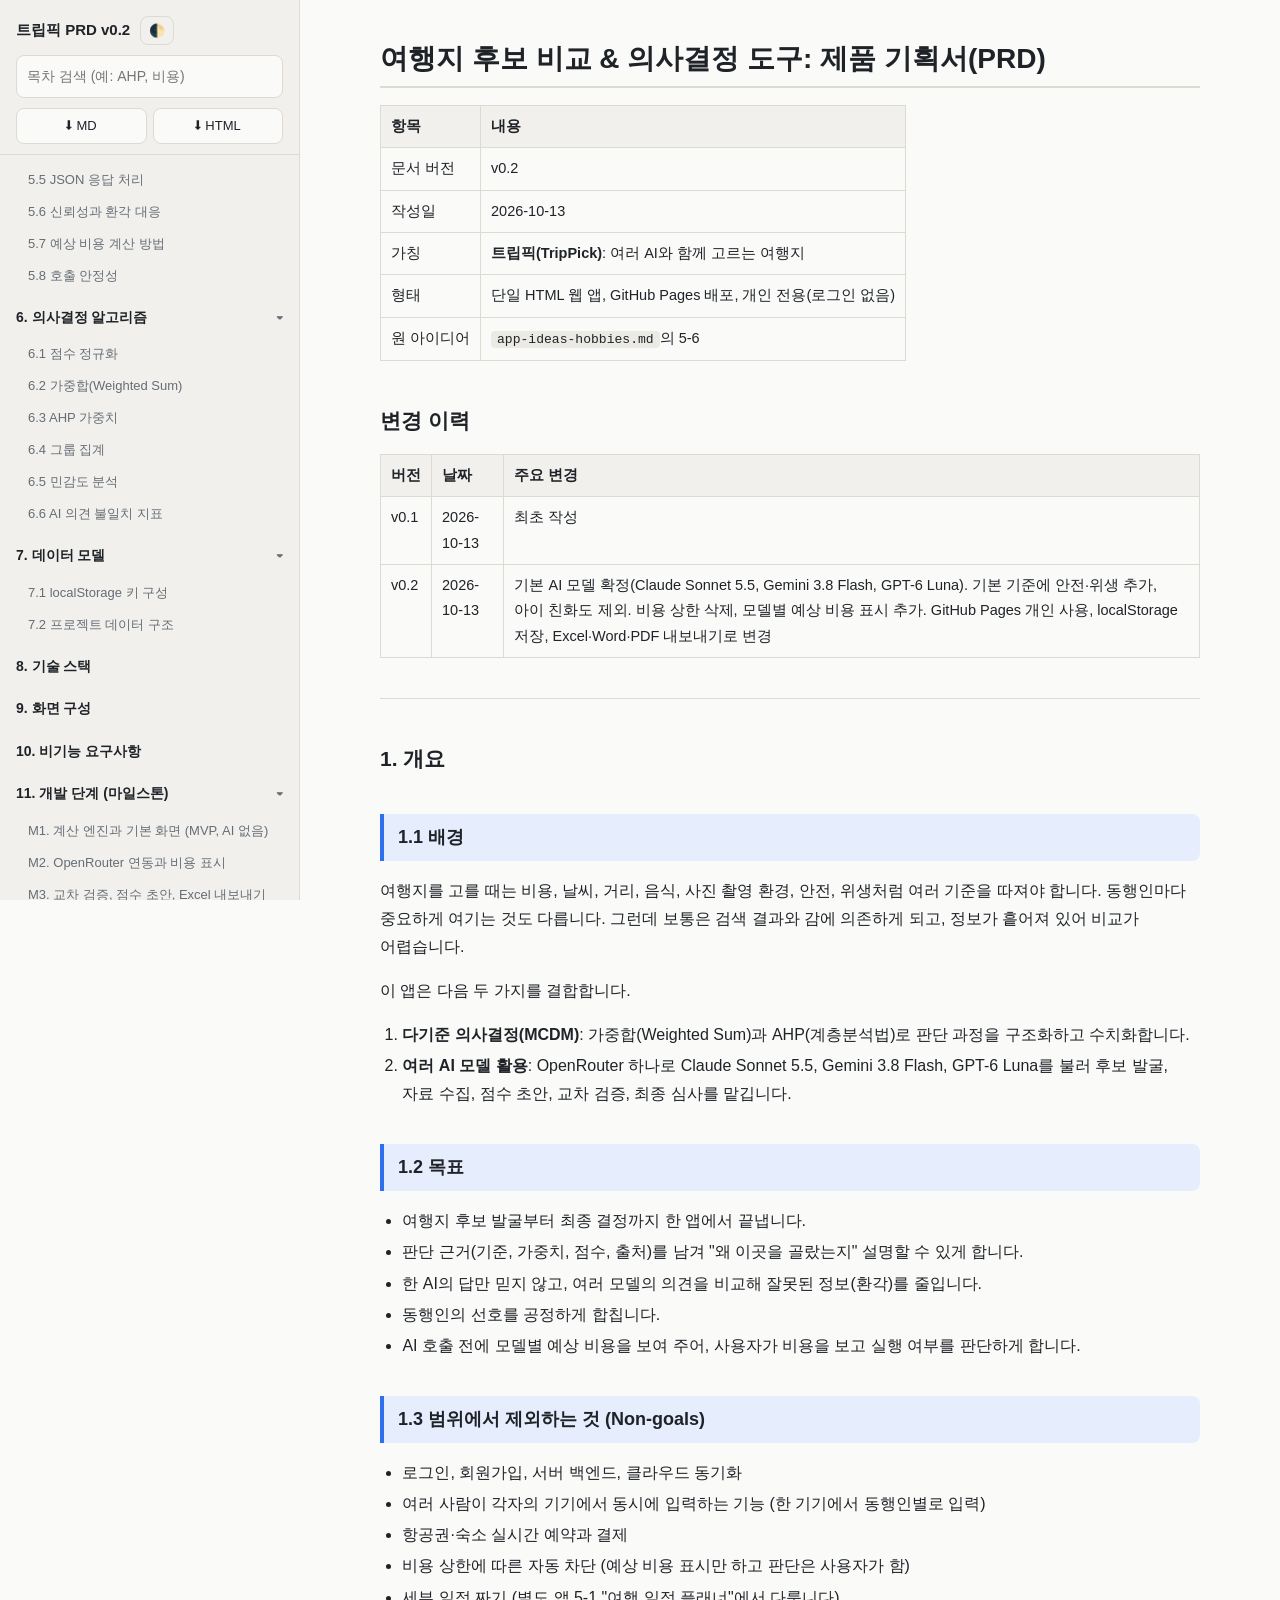
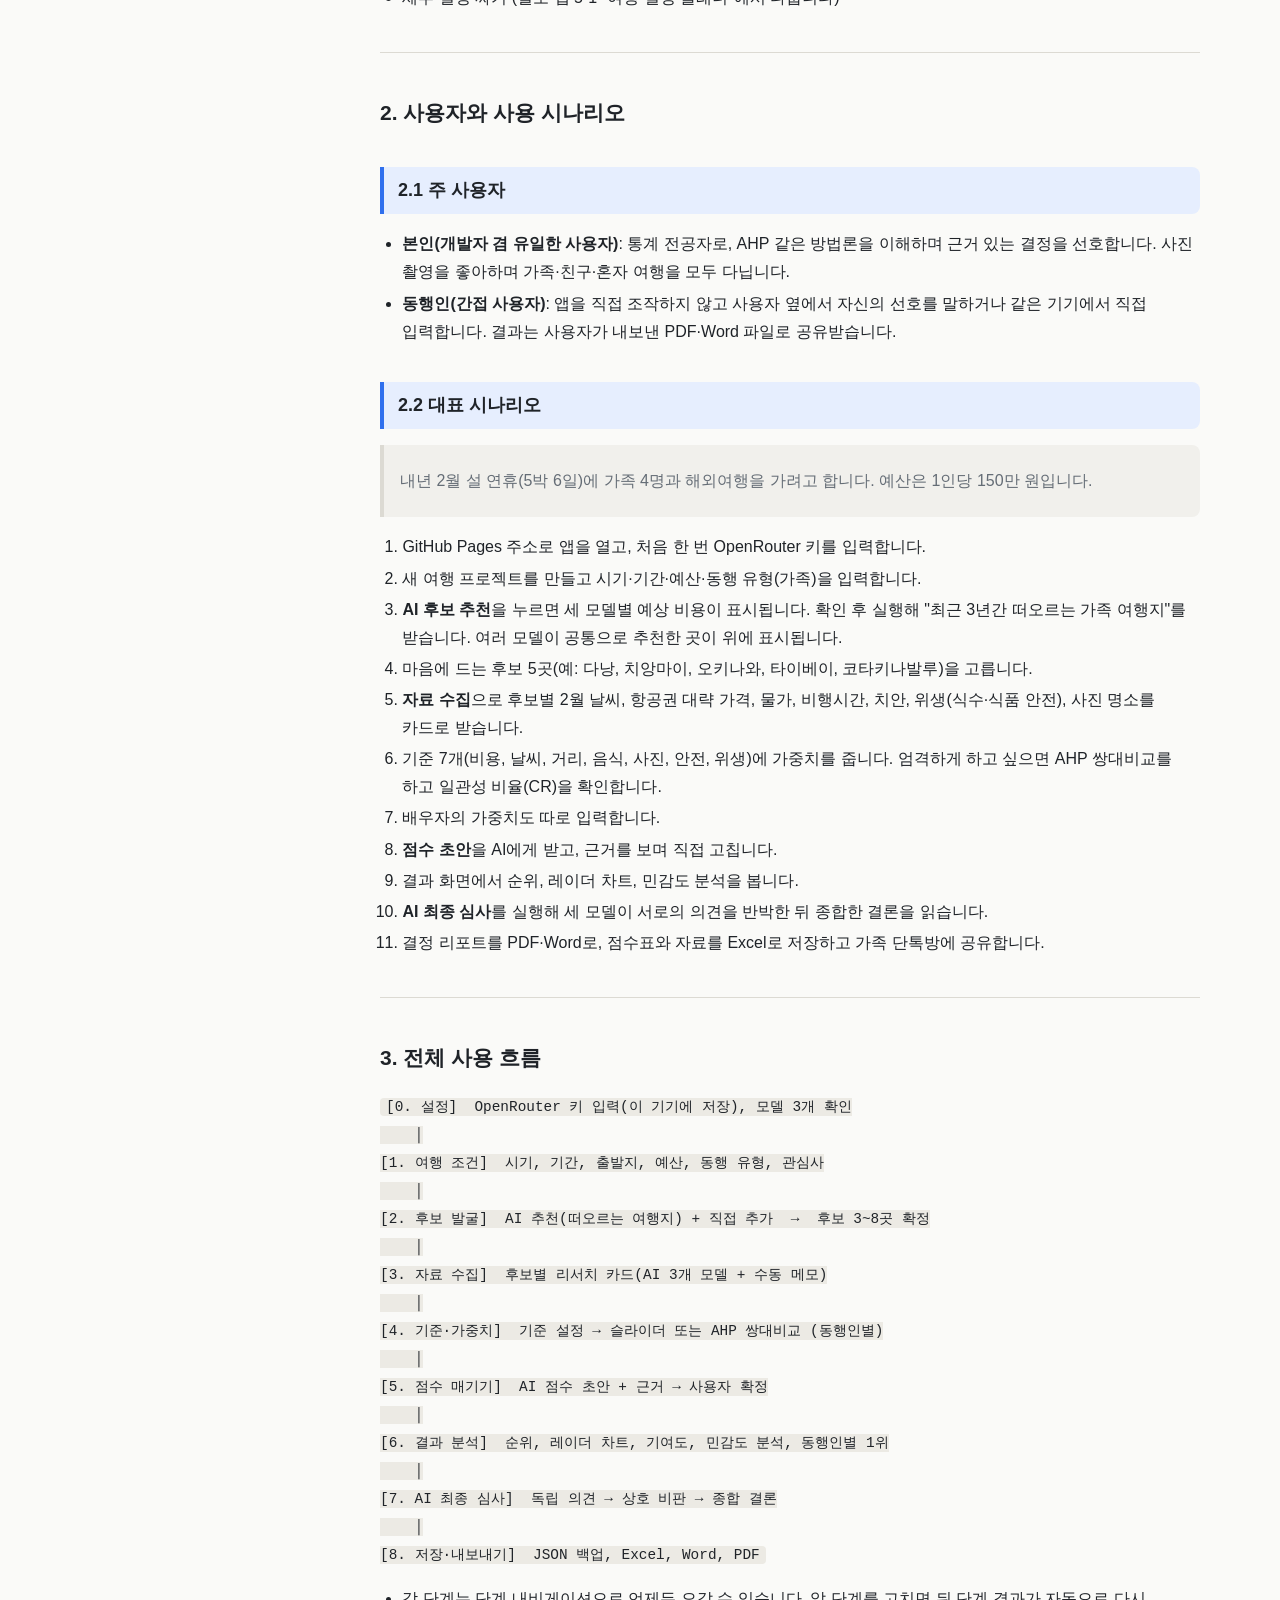
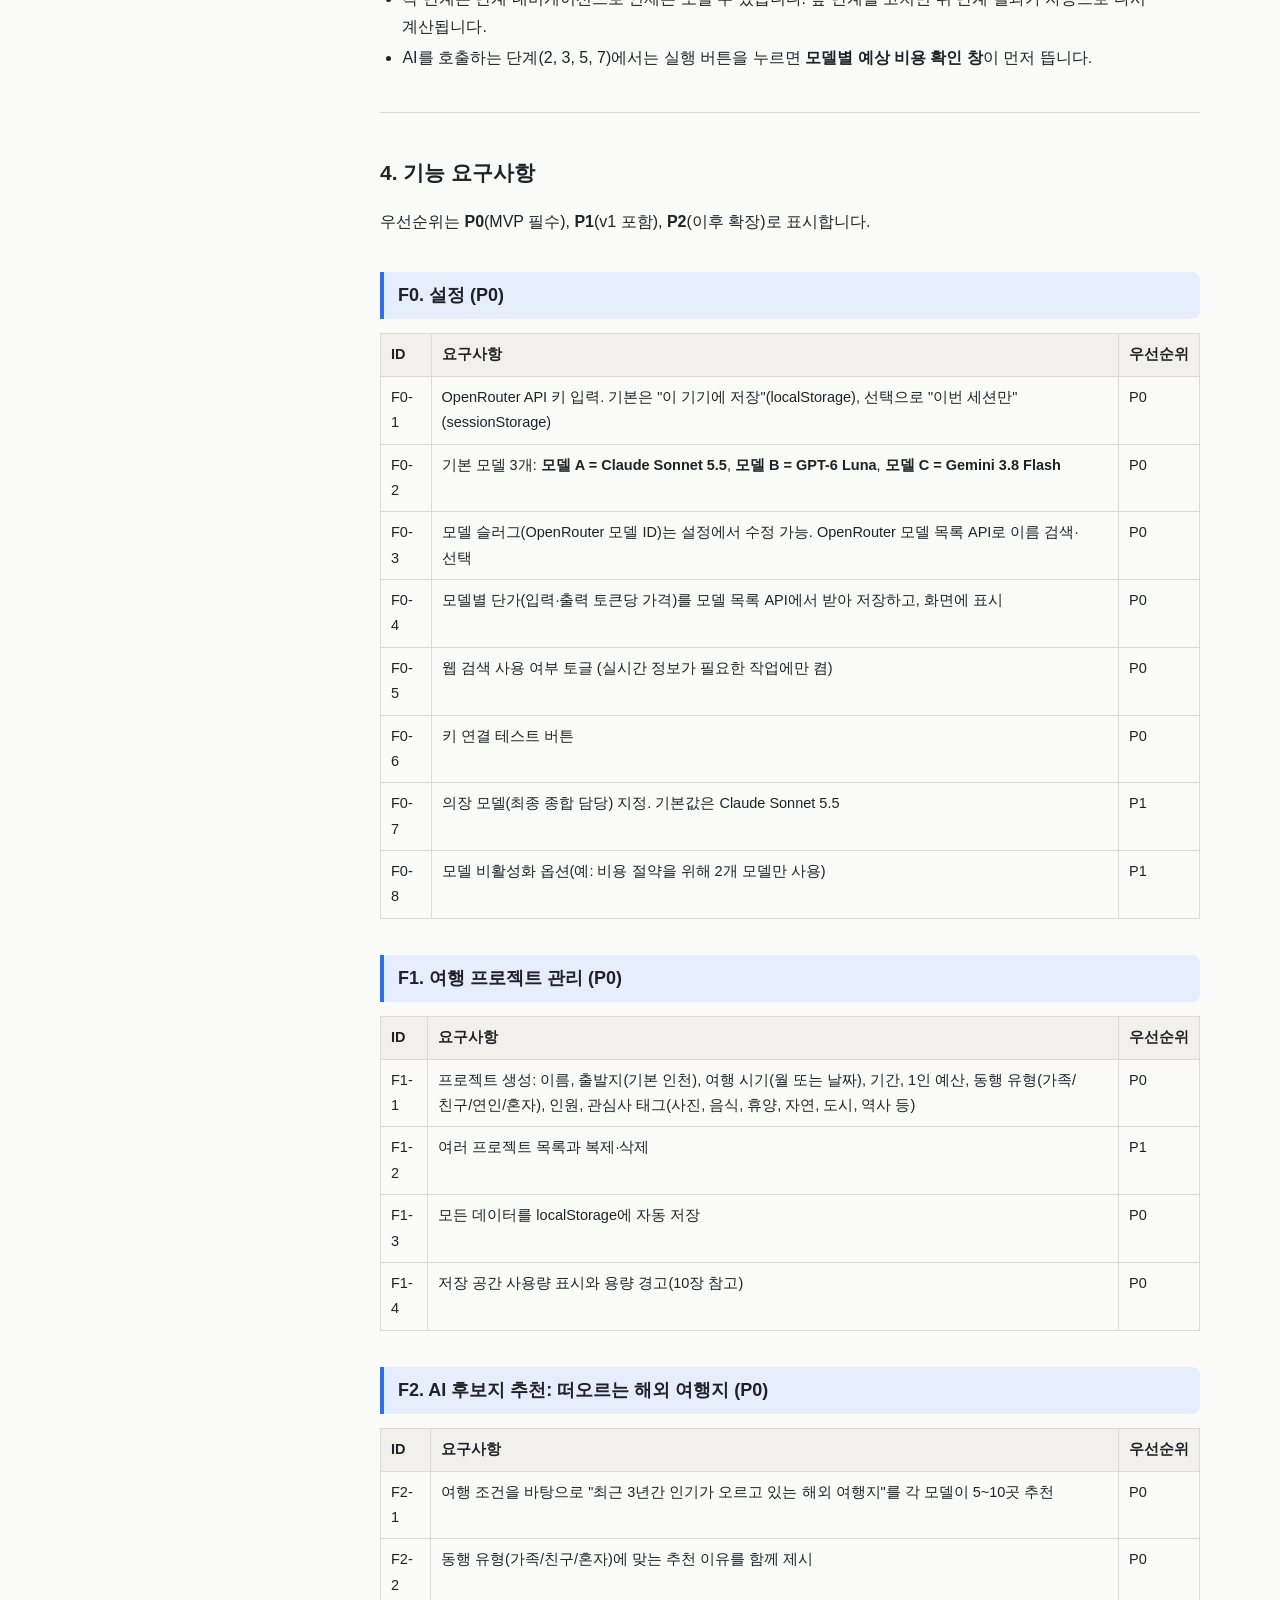
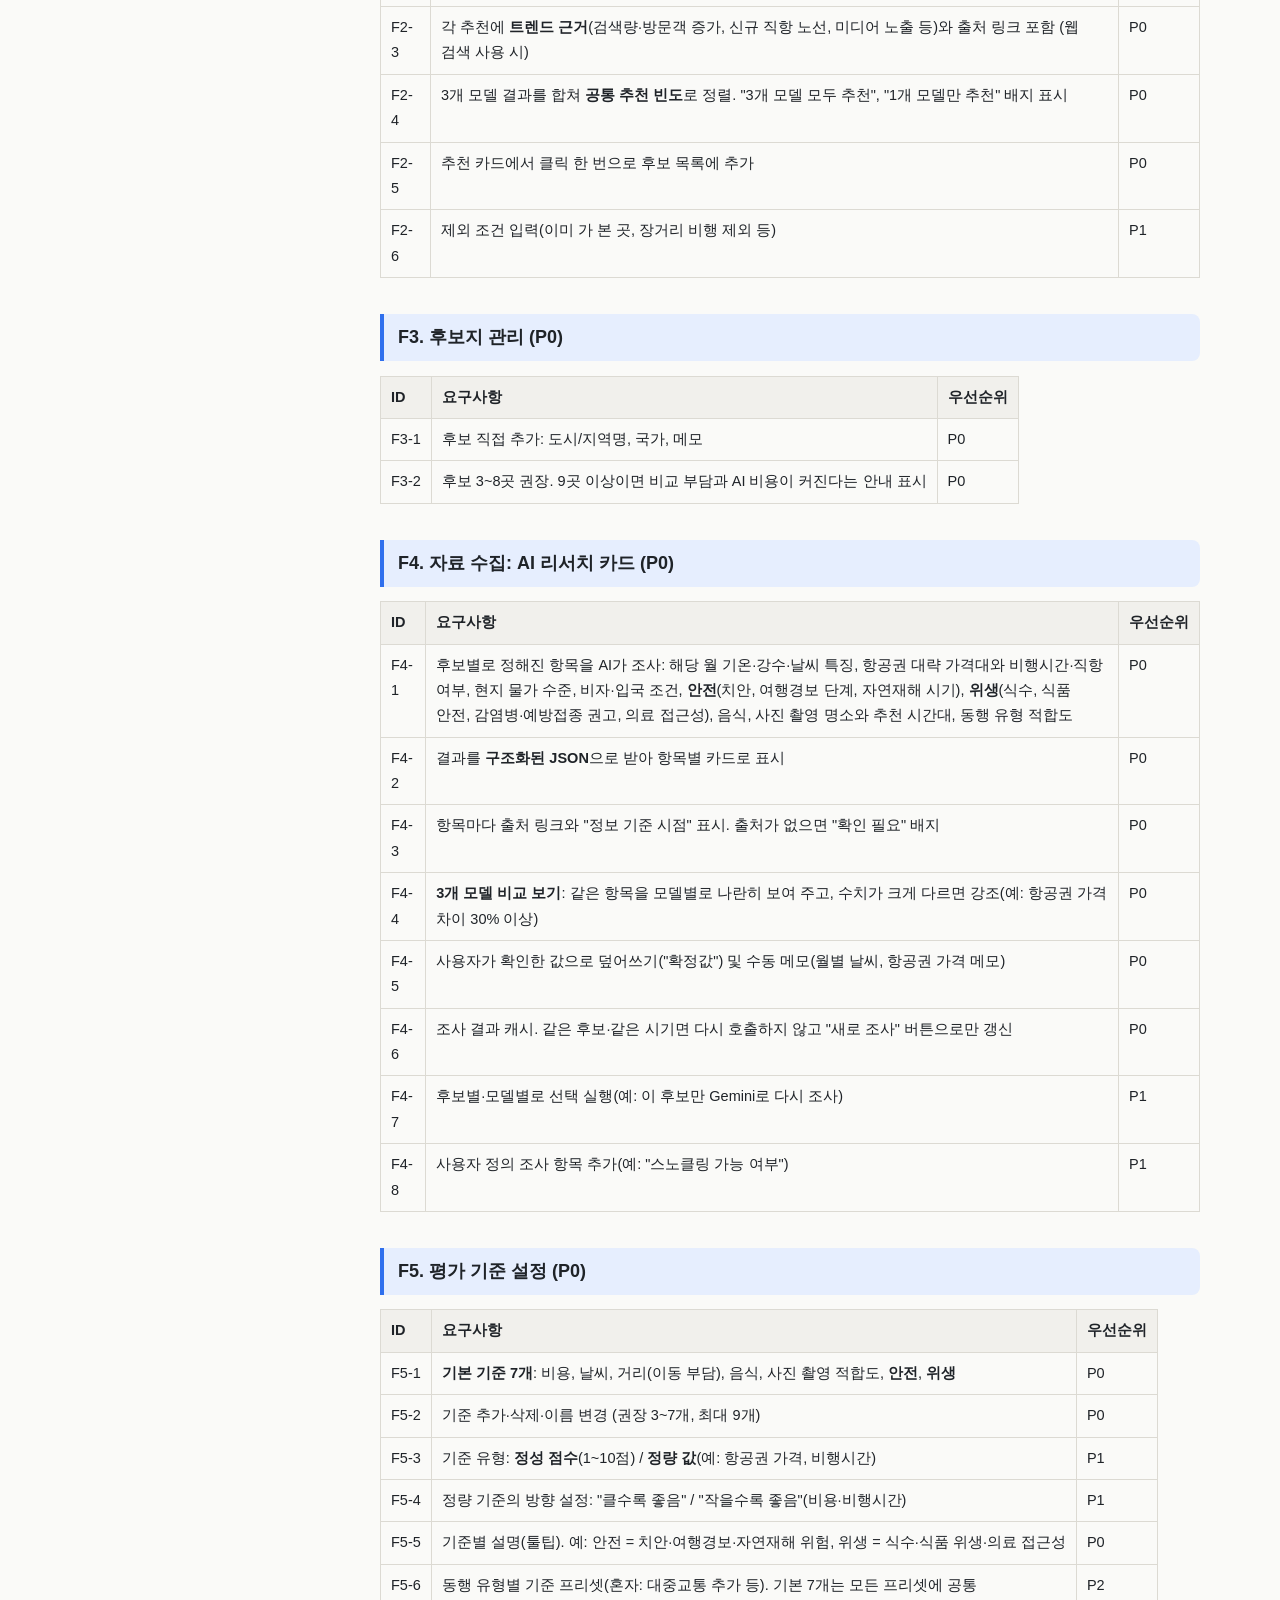
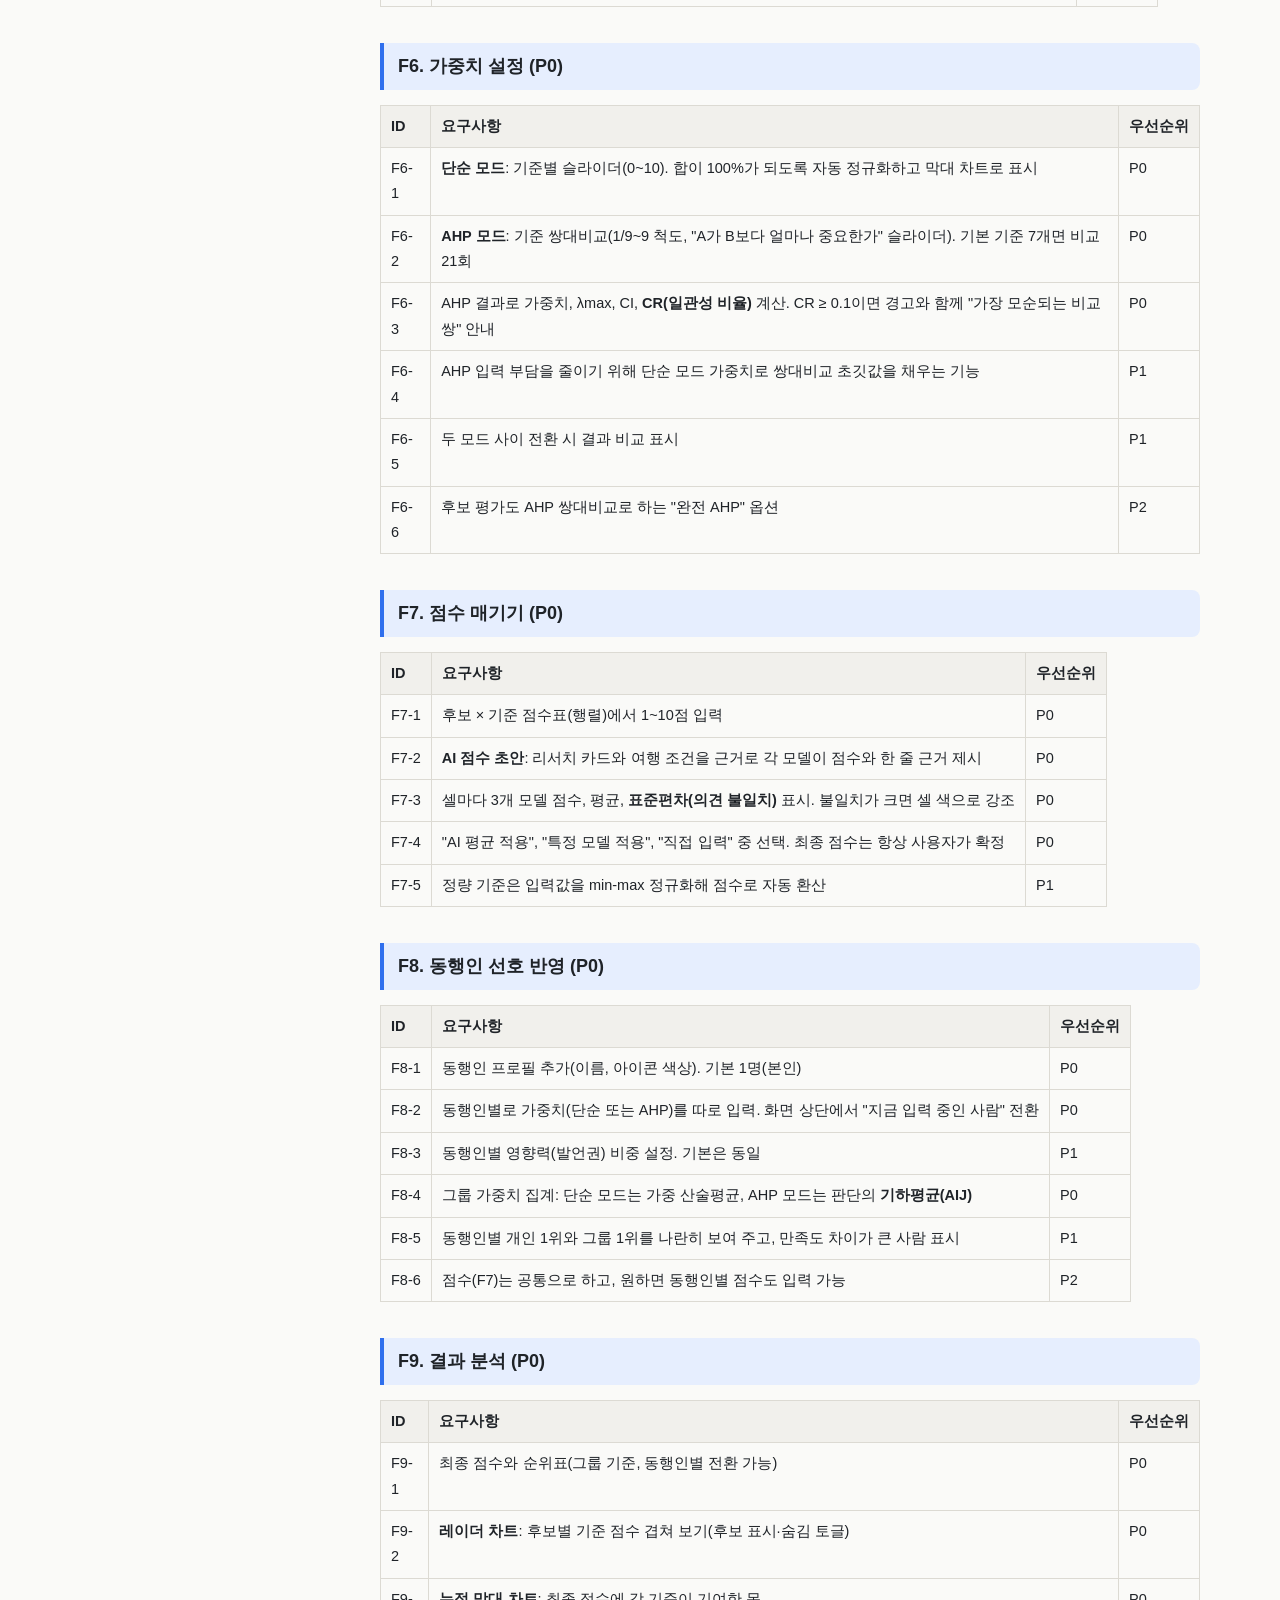
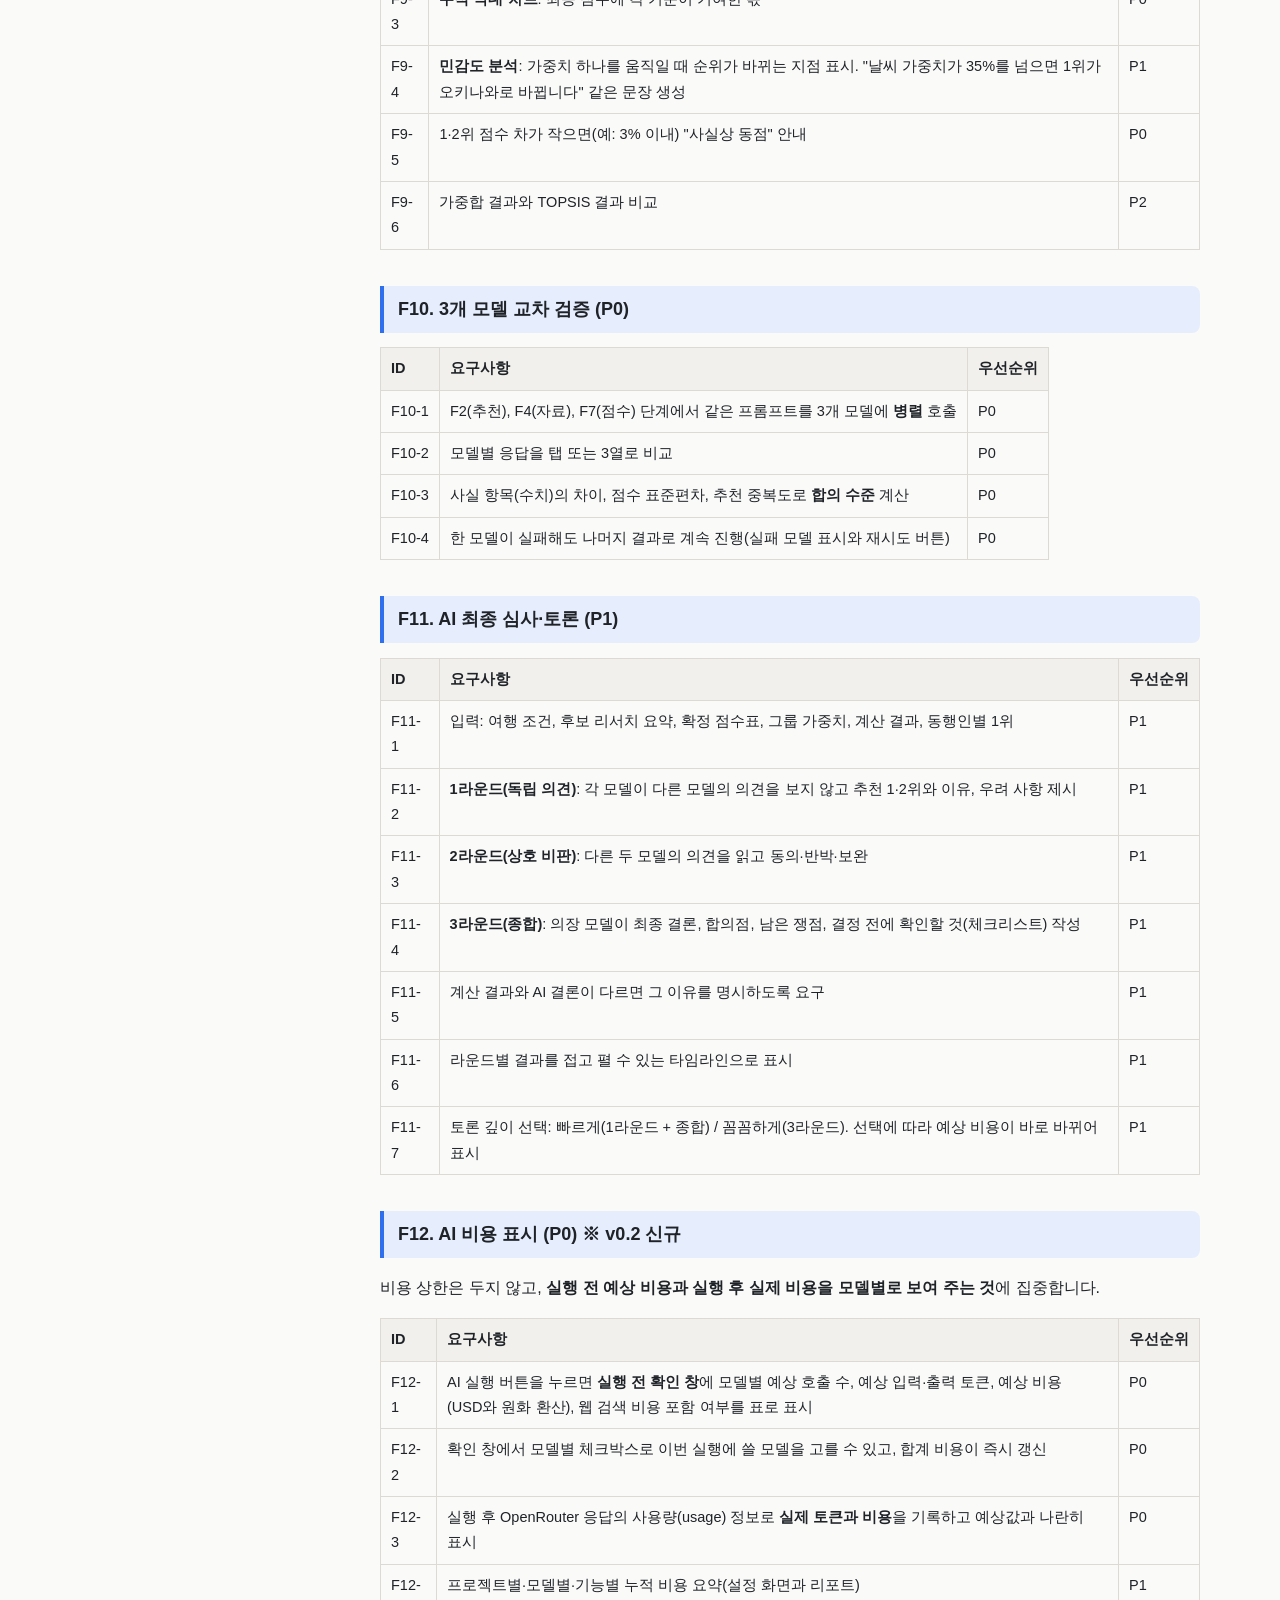
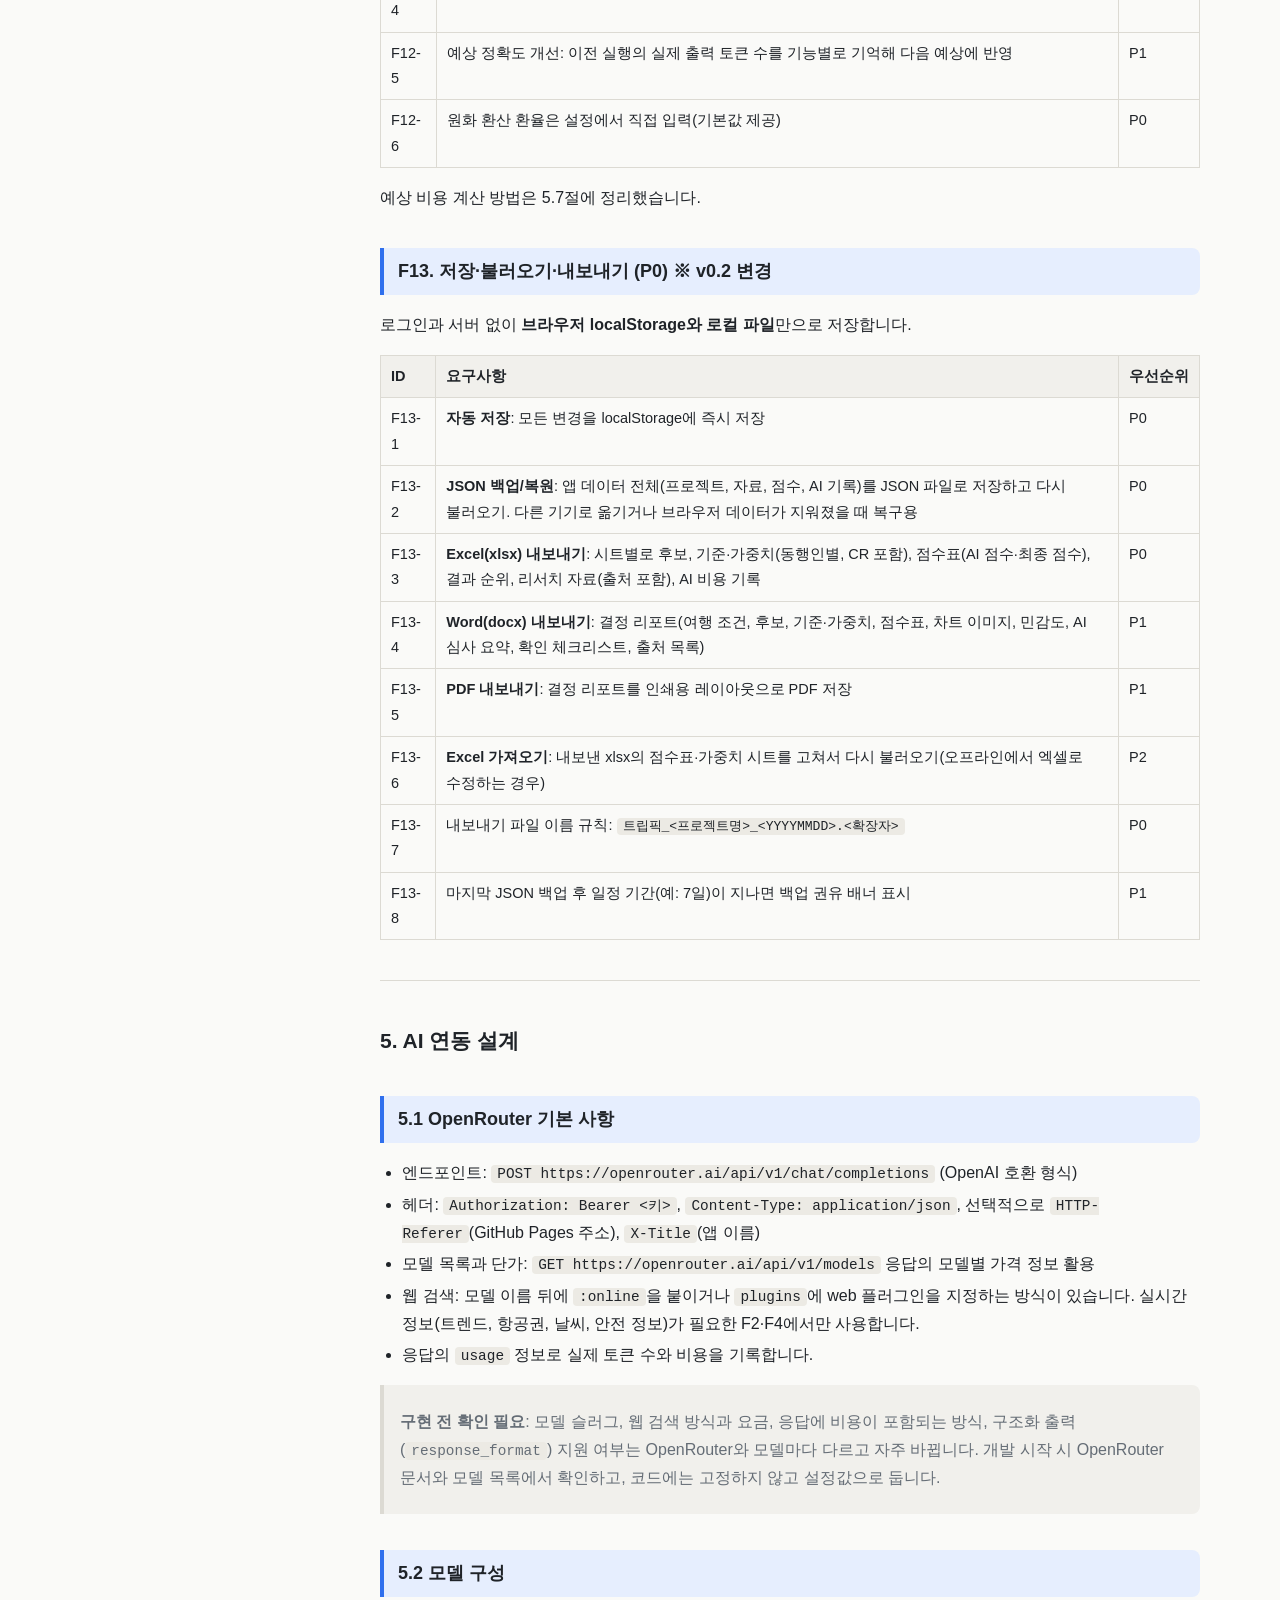
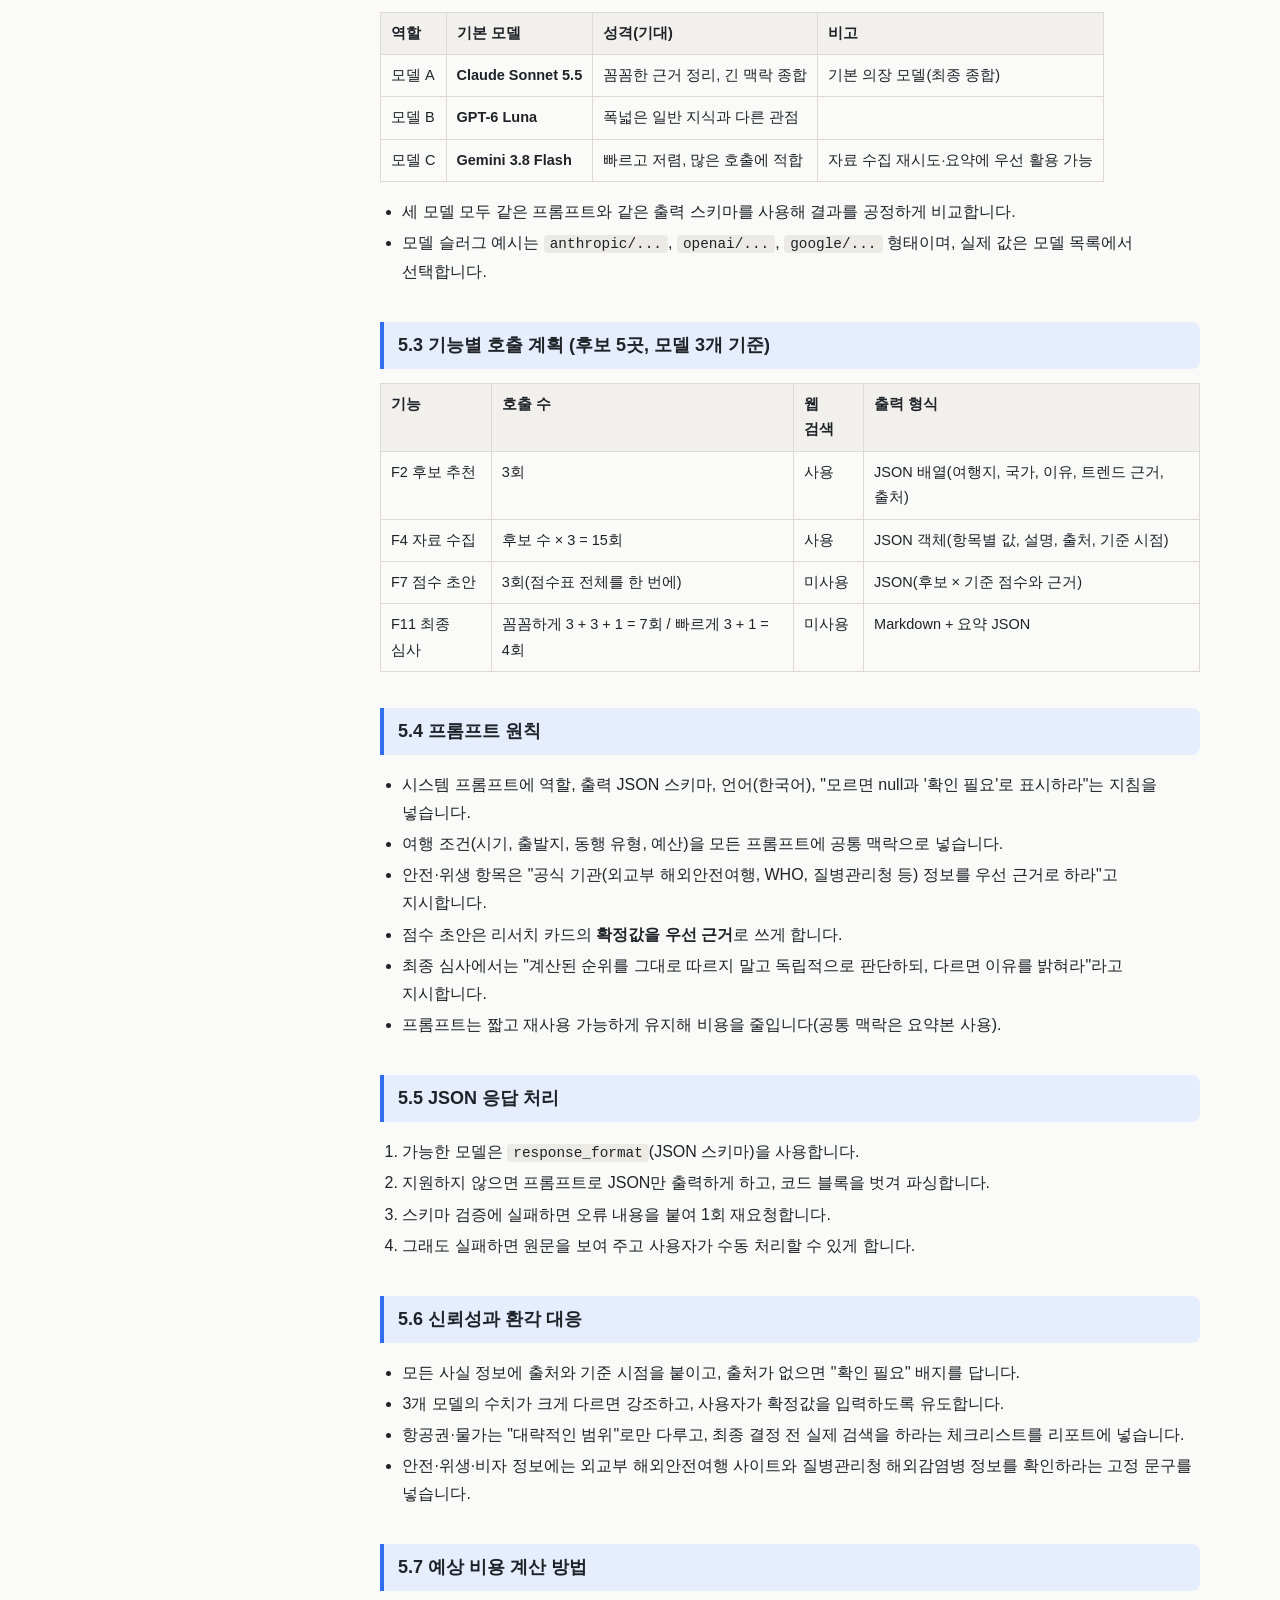
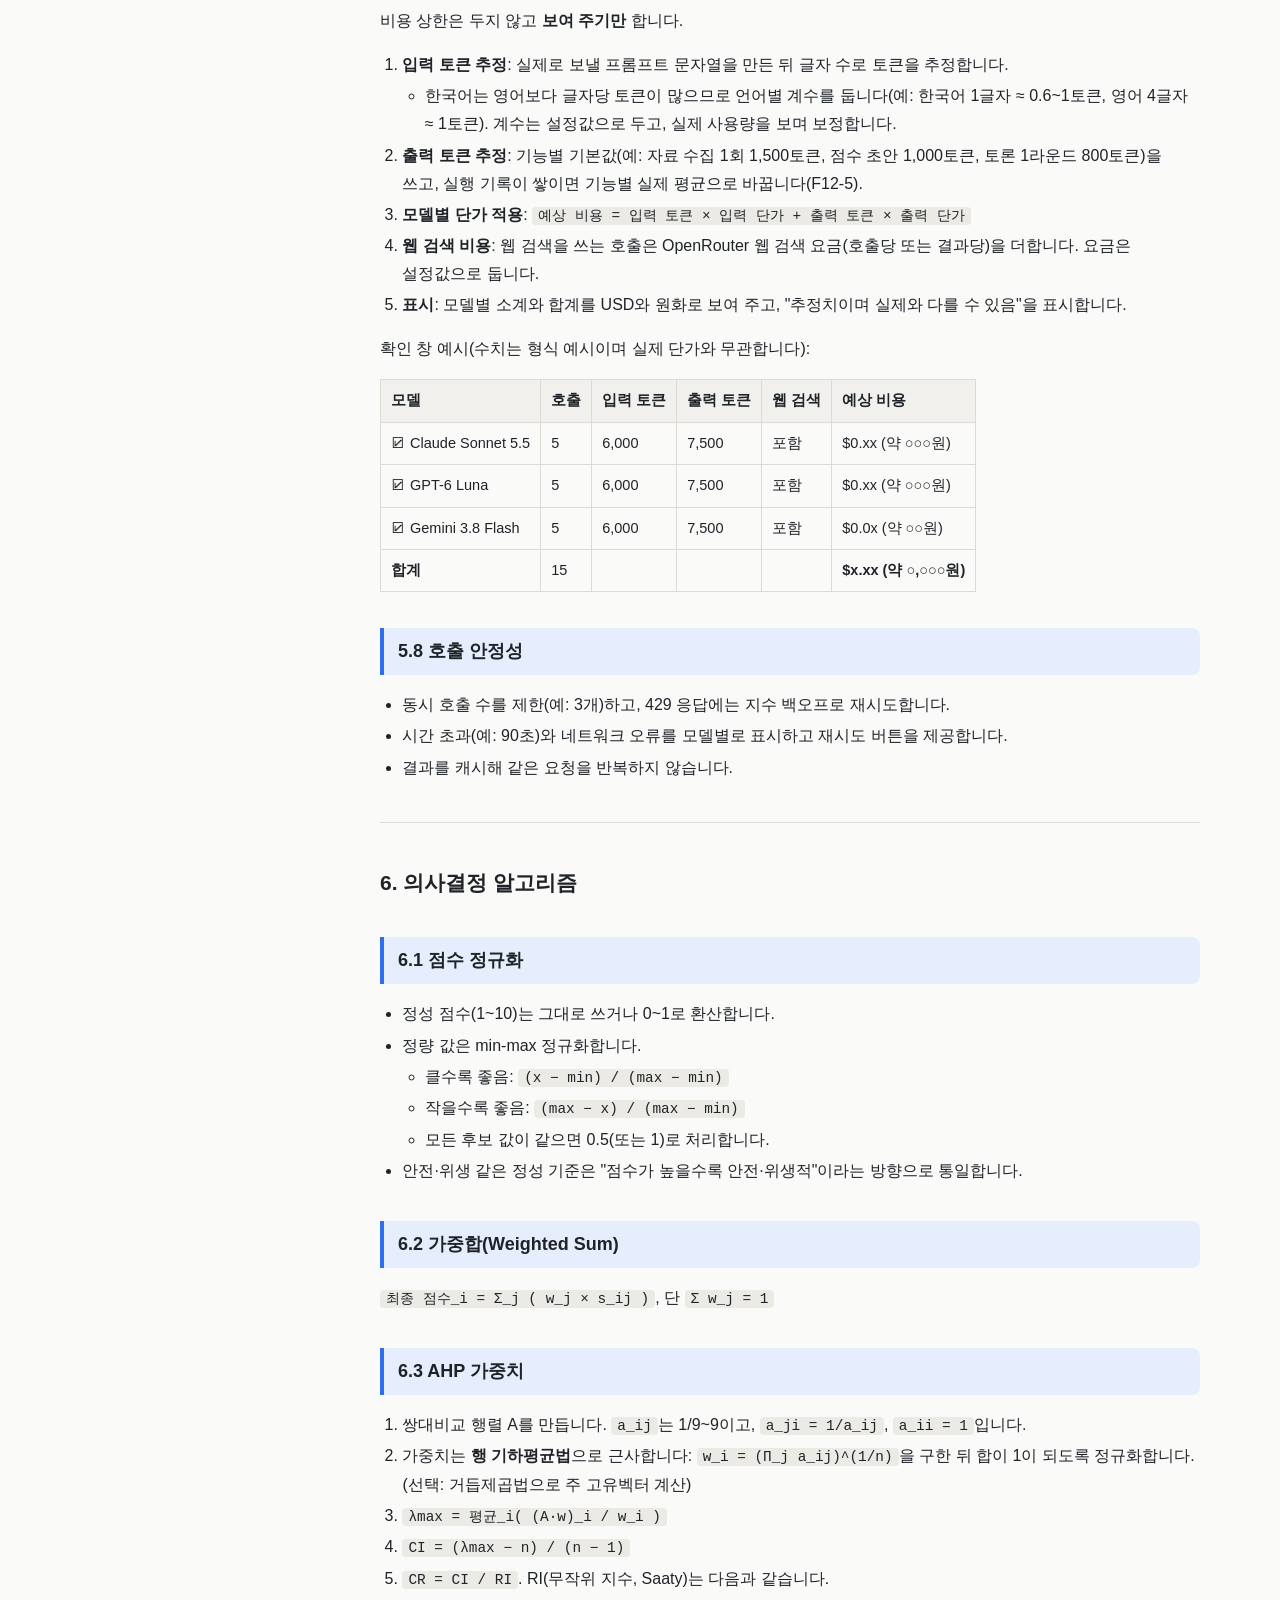
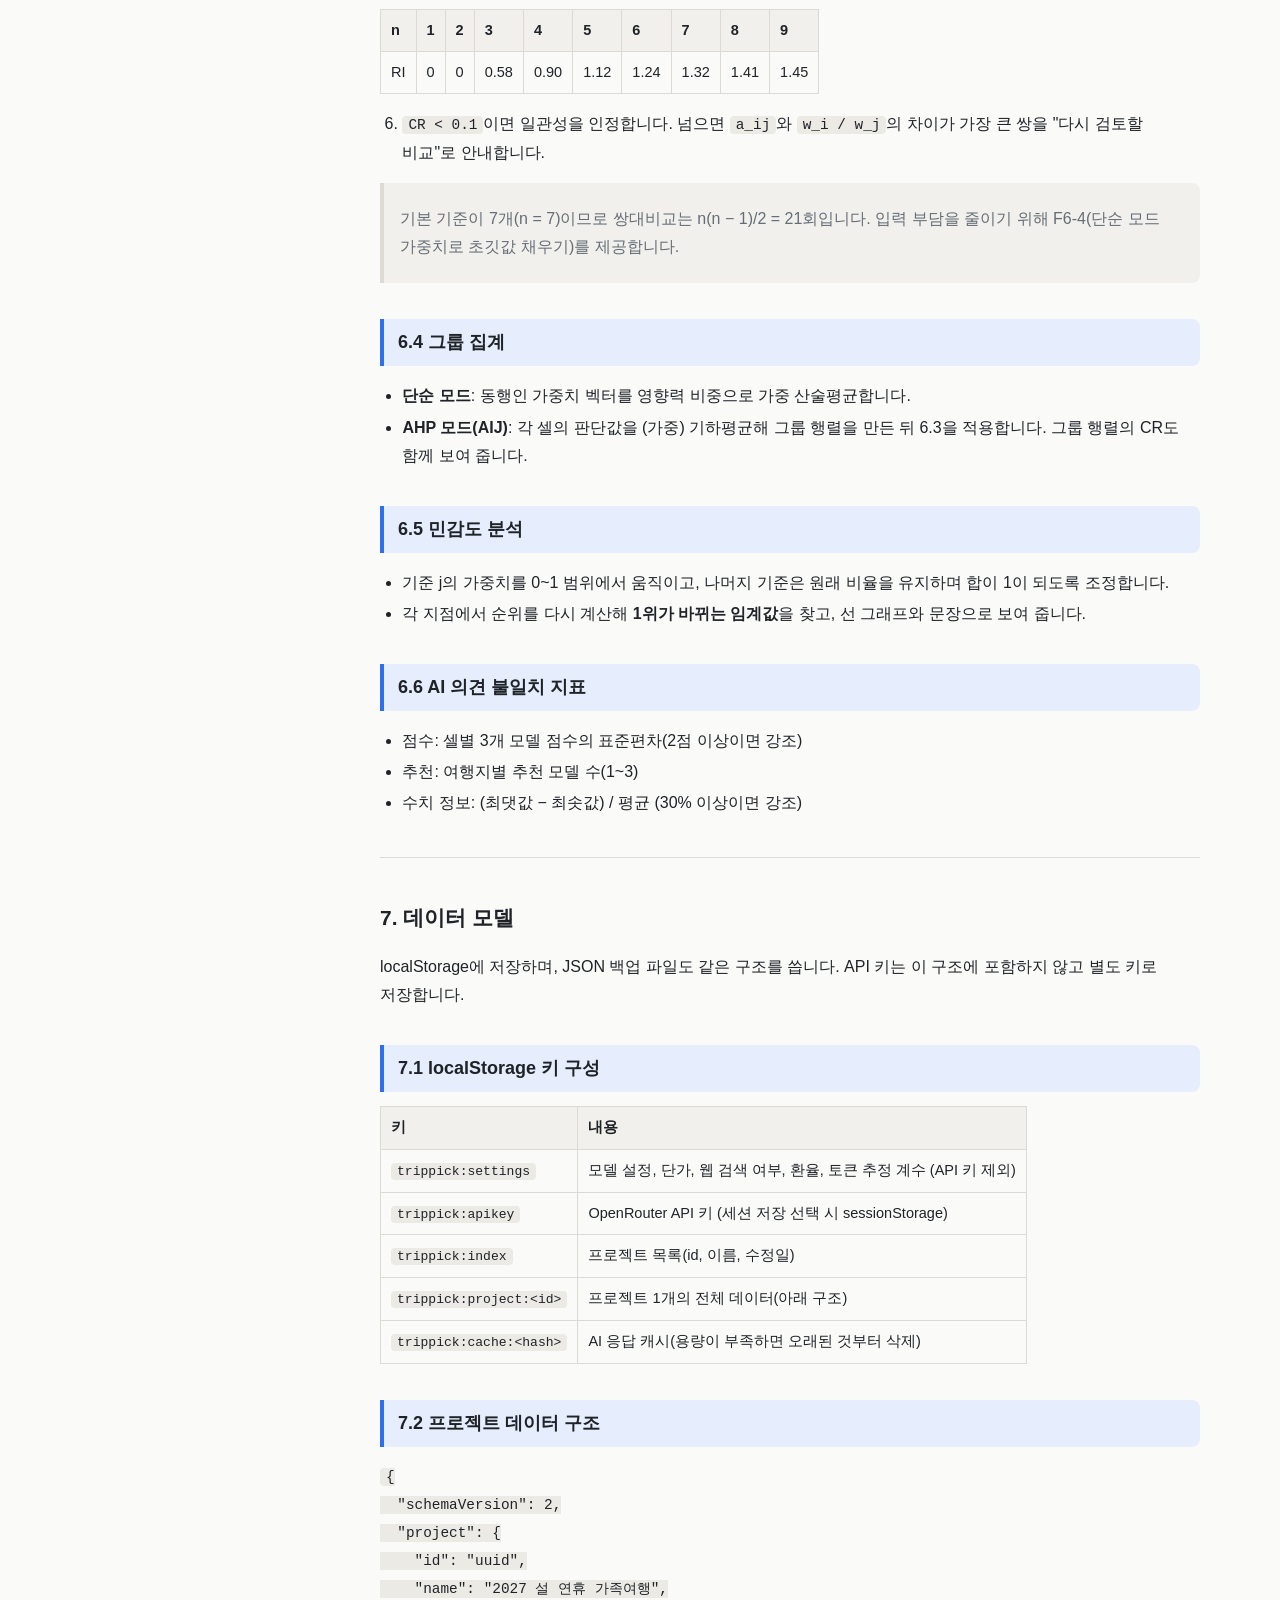
<file: prd-travel-decision.html>
<!doctype html>
<html lang="ko">
<head>
<meta charset="utf-8">
<meta name="viewport" content="width=device-width, initial-scale=1">
<title>여행지 후보 비교 &amp; 의사결정 도구: 제품 기획서(PRD)</title>
<style>
:root{--bg:#fafaf8;--panel:#f1f0ec;--text:#1f2328;--muted:#656d76;--line:#dcdad3;--accent:#2f6fed;--accent-bg:#e6eefe;--code:#eceae4;--star:#d98a00}
@media (prefers-color-scheme:dark){:root:not([data-theme=light]){--bg:#17181a;--panel:#1f2124;--text:#e6e6e3;--muted:#9aa0a6;--line:#33363a;--accent:#7aa2ff;--accent-bg:#26324d;--code:#2a2c30;--star:#f0b43c}}
:root[data-theme=dark]{--bg:#17181a;--panel:#1f2124;--text:#e6e6e3;--muted:#9aa0a6;--line:#33363a;--accent:#7aa2ff;--accent-bg:#26324d;--code:#2a2c30;--star:#f0b43c}
*{box-sizing:border-box}
html{scroll-behavior:smooth;scroll-padding-top:20px}
body{margin:0;background:var(--bg);color:var(--text);font:16px/1.75 -apple-system,BlinkMacSystemFont,"Apple SD Gothic Neo","Malgun Gothic","Noto Sans KR",sans-serif;word-break:keep-all}
#side{position:fixed;inset:0 auto 0 0;width:300px;background:var(--panel);border-right:1px solid var(--line);display:flex;flex-direction:column;z-index:20;transition:transform .2s}
.side-top{padding:16px 16px 10px;border-bottom:1px solid var(--line)}
.side-top h2{font-size:15px;margin:0 0 10px;line-height:1.4}
#q{width:100%;padding:8px 10px;border:1px solid var(--line);border-radius:8px;background:var(--bg);color:var(--text);font:inherit;font-size:14px}
.dl{display:flex;gap:6px;margin-top:10px}
.dl a{flex:1;text-align:center;font-size:13px;padding:6px 4px;border:1px solid var(--line);border-radius:8px;color:var(--text);text-decoration:none;background:var(--bg)}
.dl a:hover{border-color:var(--accent);color:var(--accent)}
#nav{overflow-y:auto;padding:8px 8px 40px;flex:1}
.grp{margin:2px 0}
.grp-h{display:flex;width:100%;align-items:center;justify-content:space-between;background:none;border:0;color:var(--text);font:inherit;font-size:14px;font-weight:700;padding:8px;border-radius:6px;cursor:pointer;text-align:left}
.grp-h.static{cursor:default;color:var(--muted);font-size:12px;letter-spacing:.04em}
.grp-h a{color:inherit;text-decoration:none;flex:1}
.grp-h:hover:not(.static){background:var(--accent-bg)}
.chev{transition:transform .15s;color:var(--muted)}
.grp:not(.open) .chev{transform:rotate(-90deg)}
.grp:not(.open) ul{display:none}
.grp ul{list-style:none;margin:0 0 6px;padding:0}
.grp li a{display:block;padding:5px 10px 5px 18px;font-size:13px;line-height:1.45;color:var(--muted);text-decoration:none;border-left:2px solid transparent;border-radius:0 6px 6px 0}
.grp li a:hover{color:var(--text);background:var(--accent-bg)}
.grp li a.active{color:var(--accent);border-left-color:var(--accent);background:var(--accent-bg);font-weight:600}
li.hide{display:none}
main{margin-left:300px;padding:40px 32px 120px}
article{max-width:820px;margin:0 auto}
h1{font-size:28px;line-height:1.35;margin:1.6em 0 .6em;padding-bottom:.3em;border-bottom:2px solid var(--line)}
article>h1:first-child{margin-top:0}
h2{font-size:21px;margin:2em 0 .6em}
h3{font-size:18px;margin:2em 0 .5em;padding:10px 14px;background:var(--accent-bg);border-left:4px solid var(--accent);border-radius:0 8px 8px 0;line-height:1.5}
blockquote{margin:1em 0;padding:.4em 1em;border-left:4px solid var(--line);color:var(--muted);background:var(--panel);border-radius:0 8px 8px 0}
table{border-collapse:collapse;width:100%;margin:1em 0;font-size:14.5px;display:block;overflow-x:auto}
th,td{border:1px solid var(--line);padding:8px 10px;text-align:left;vertical-align:top}
th{background:var(--panel)}
code{background:var(--code);padding:1px 6px;border-radius:4px;font-size:.9em}
hr{border:0;border-top:1px solid var(--line);margin:2.5em 0}
ul,ol{padding-left:1.4em}
li{margin:.2em 0}
.stars{color:var(--star);letter-spacing:1px;font-weight:700}
#menu,#top{position:fixed;z-index:30;border:1px solid var(--line);background:var(--panel);color:var(--text);border-radius:10px;cursor:pointer;font-size:16px}
#menu{display:none;top:12px;left:12px;width:42px;height:42px}
#top{right:16px;bottom:16px;width:42px;height:42px;opacity:0;pointer-events:none;transition:opacity .2s}
#top.show{opacity:1;pointer-events:auto}
#theme{background:none;border:1px solid var(--line);color:var(--text);border-radius:8px;cursor:pointer;padding:6px 8px;font-size:13px;margin-left:6px}
#scrim{display:none}
@media (max-width:900px){
 #side{transform:translateX(-100%);width:min(320px,86vw)}
 body.open #side{transform:none}
 body.open #scrim{display:block;position:fixed;inset:0;background:#0006;z-index:15}
 #menu{display:block}
 body.open #menu{display:none}
 main{margin-left:0;padding:70px 16px 100px}
 h1{font-size:23px}
}
@media print{#side,#menu,#top{display:none}main{margin:0}}
</style>
</head>
<body>
<button id="menu" aria-label="목차 열기">☰</button>
<div id="scrim"></div>
<aside id="side">
 <div class="side-top">
  <h2>트립픽 PRD v0.2 <button id="theme" title="테마 전환">🌓</button></h2>
  <input id="q" type="search" placeholder="목차 검색 (예: AHP, 비용)" aria-label="목차 검색">
  <div class="dl">
   <a href="prd-travel-decision.md" download="prd-travel-decision.md">⬇ MD</a>
   <a id="dlhtml" href="prd-travel-decision.html" download="prd-travel-decision.html">⬇ HTML</a>
  </div>
 </div>
 <nav id="nav"><div class="grp"><button class="grp-h" aria-expanded="false"><a href="#변경-이력">변경 이력</a></button><ul></ul></div><div class="grp open"><button class="grp-h" aria-expanded="true"><a href="#1-개요">1. 개요</a><span class=chev>▾</span></button><ul><li><a href="#1-1-배경">1.1 배경</a></li><li><a href="#1-2-목표">1.2 목표</a></li><li><a href="#1-3-범위에서-제외하는-것-non-goals">1.3 범위에서 제외하는 것 (Non-goals)</a></li></ul></div><div class="grp open"><button class="grp-h" aria-expanded="true"><a href="#2-사용자와-사용-시나리오">2. 사용자와 사용 시나리오</a><span class=chev>▾</span></button><ul><li><a href="#2-1-주-사용자">2.1 주 사용자</a></li><li><a href="#2-2-대표-시나리오">2.2 대표 시나리오</a></li></ul></div><div class="grp"><button class="grp-h" aria-expanded="false"><a href="#3-전체-사용-흐름">3. 전체 사용 흐름</a></button><ul></ul></div><div class="grp open"><button class="grp-h" aria-expanded="true"><a href="#4-기능-요구사항">4. 기능 요구사항</a><span class=chev>▾</span></button><ul><li><a href="#f0-설정-p0">F0. 설정 (P0)</a></li><li><a href="#f1-여행-프로젝트-관리-p0">F1. 여행 프로젝트 관리 (P0)</a></li><li><a href="#f2-ai-후보지-추천-떠오르는-해외-여행지-p0">F2. AI 후보지 추천: 떠오르는 해외 여행지 (P0)</a></li><li><a href="#f3-후보지-관리-p0">F3. 후보지 관리 (P0)</a></li><li><a href="#f4-자료-수집-ai-리서치-카드-p0">F4. 자료 수집: AI 리서치 카드 (P0)</a></li><li><a href="#f5-평가-기준-설정-p0">F5. 평가 기준 설정 (P0)</a></li><li><a href="#f6-가중치-설정-p0">F6. 가중치 설정 (P0)</a></li><li><a href="#f7-점수-매기기-p0">F7. 점수 매기기 (P0)</a></li><li><a href="#f8-동행인-선호-반영-p0">F8. 동행인 선호 반영 (P0)</a></li><li><a href="#f9-결과-분석-p0">F9. 결과 분석 (P0)</a></li><li><a href="#f10-3개-모델-교차-검증-p0">F10. 3개 모델 교차 검증 (P0)</a></li><li><a href="#f11-ai-최종-심사-토론-p1">F11. AI 최종 심사·토론 (P1)</a></li><li><a href="#f12-ai-비용-표시-p0-v0-2-신규">F12. AI 비용 표시 (P0) ※ v0.2 신규</a></li><li><a href="#f13-저장-불러오기-내보내기-p0-v0-2-변경">F13. 저장·불러오기·내보내기 (P0) ※ v0.2 변경</a></li></ul></div><div class="grp open"><button class="grp-h" aria-expanded="true"><a href="#5-ai-연동-설계">5. AI 연동 설계</a><span class=chev>▾</span></button><ul><li><a href="#5-1-openrouter-기본-사항">5.1 OpenRouter 기본 사항</a></li><li><a href="#5-2-모델-구성">5.2 모델 구성</a></li><li><a href="#5-3-기능별-호출-계획-후보-5곳-모델-3개-기준">5.3 기능별 호출 계획 (후보 5곳, 모델 3개 기준)</a></li><li><a href="#5-4-프롬프트-원칙">5.4 프롬프트 원칙</a></li><li><a href="#5-5-json-응답-처리">5.5 JSON 응답 처리</a></li><li><a href="#5-6-신뢰성과-환각-대응">5.6 신뢰성과 환각 대응</a></li><li><a href="#5-7-예상-비용-계산-방법">5.7 예상 비용 계산 방법</a></li><li><a href="#5-8-호출-안정성">5.8 호출 안정성</a></li></ul></div><div class="grp open"><button class="grp-h" aria-expanded="true"><a href="#6-의사결정-알고리즘">6. 의사결정 알고리즘</a><span class=chev>▾</span></button><ul><li><a href="#6-1-점수-정규화">6.1 점수 정규화</a></li><li><a href="#6-2-가중합-weighted-sum">6.2 가중합(Weighted Sum)</a></li><li><a href="#6-3-ahp-가중치">6.3 AHP 가중치</a></li><li><a href="#6-4-그룹-집계">6.4 그룹 집계</a></li><li><a href="#6-5-민감도-분석">6.5 민감도 분석</a></li><li><a href="#6-6-ai-의견-불일치-지표">6.6 AI 의견 불일치 지표</a></li></ul></div><div class="grp open"><button class="grp-h" aria-expanded="true"><a href="#7-데이터-모델">7. 데이터 모델</a><span class=chev>▾</span></button><ul><li><a href="#7-1-localstorage-키-구성">7.1 localStorage 키 구성</a></li><li><a href="#7-2-프로젝트-데이터-구조">7.2 프로젝트 데이터 구조</a></li></ul></div><div class="grp"><button class="grp-h" aria-expanded="false"><a href="#8-기술-스택">8. 기술 스택</a></button><ul></ul></div><div class="grp"><button class="grp-h" aria-expanded="false"><a href="#9-화면-구성">9. 화면 구성</a></button><ul></ul></div><div class="grp"><button class="grp-h" aria-expanded="false"><a href="#10-비기능-요구사항">10. 비기능 요구사항</a></button><ul></ul></div><div class="grp open"><button class="grp-h" aria-expanded="true"><a href="#11-개발-단계-마일스톤">11. 개발 단계 (마일스톤)</a><span class=chev>▾</span></button><ul><li><a href="#m1-계산-엔진과-기본-화면-mvp-ai-없음">M1. 계산 엔진과 기본 화면 (MVP, AI 없음)</a></li><li><a href="#m2-openrouter-연동과-비용-표시">M2. OpenRouter 연동과 비용 표시</a></li><li><a href="#m3-교차-검증-점수-초안-excel-내보내기">M3. 교차 검증, 점수 초안, Excel 내보내기</a></li><li><a href="#m4-최종-심사와-리포트-내보내기">M4. 최종 심사와 리포트 내보내기</a></li><li><a href="#m5-다듬기-p2">M5. 다듬기 (P2)</a></li></ul></div><div class="grp"><button class="grp-h" aria-expanded="false"><a href="#12-위험-요소와-대응">12. 위험 요소와 대응</a></button><ul></ul></div><div class="grp"><button class="grp-h" aria-expanded="false"><a href="#13-성공-지표-개인-사용-기준">13. 성공 지표 (개인 사용 기준)</a></button><ul></ul></div><div class="grp open"><button class="grp-h" aria-expanded="true"><a href="#14-결정된-사항과-남은-확인-사항">14. 결정된 사항과 남은 확인 사항</a><span class=chev>▾</span></button><ul><li><a href="#14-1-결정된-사항-v0-2">14.1 결정된 사항 (v0.2)</a></li><li><a href="#14-2-개발-시작-시-확인할-사항">14.2 개발 시작 시 확인할 사항</a></li></ul></div></nav>
</aside>
<main><article id="doc"><h1 id="여행지-후보-비교-의사결정-도구-제품-기획서-prd">여행지 후보 비교 &amp; 의사결정 도구: 제품 기획서(PRD)</h1>
<table>
<thead>
<tr>
<th>항목</th>
<th>내용</th>
</tr>
</thead>
<tbody>
<tr>
<td>문서 버전</td>
<td>v0.2</td>
</tr>
<tr>
<td>작성일</td>
<td>2026-10-13</td>
</tr>
<tr>
<td>가칭</td>
<td><strong>트립픽(TripPick)</strong>: 여러 AI와 함께 고르는 여행지</td>
</tr>
<tr>
<td>형태</td>
<td>단일 HTML 웹 앱, GitHub Pages 배포, 개인 전용(로그인 없음)</td>
</tr>
<tr>
<td>원 아이디어</td>
<td><code>app-ideas-hobbies.md</code>의 5-6</td>
</tr>
</tbody>
</table>
<h2 id="변경-이력">변경 이력</h2>
<table>
<thead>
<tr>
<th>버전</th>
<th>날짜</th>
<th>주요 변경</th>
</tr>
</thead>
<tbody>
<tr>
<td>v0.1</td>
<td>2026-10-13</td>
<td>최초 작성</td>
</tr>
<tr>
<td>v0.2</td>
<td>2026-10-13</td>
<td>기본 AI 모델 확정(Claude Sonnet 5.5, Gemini 3.8 Flash, GPT-6 Luna). 기본 기준에 안전·위생 추가, 아이 친화도 제외. 비용 상한 삭제, 모델별 예상 비용 표시 추가. GitHub Pages 개인 사용, localStorage 저장, Excel·Word·PDF 내보내기로 변경</td>
</tr>
</tbody>
</table>
<hr />
<h2 id="1-개요">1. 개요</h2>
<h3 id="1-1-배경">1.1 배경</h3>
<p>여행지를 고를 때는 비용, 날씨, 거리, 음식, 사진 촬영 환경, 안전, 위생처럼 여러 기준을 따져야 합니다. 동행인마다 중요하게 여기는 것도 다릅니다. 그런데 보통은 검색 결과와 감에 의존하게 되고, 정보가 흩어져 있어 비교가 어렵습니다.</p>
<p>이 앱은 다음 두 가지를 결합합니다.</p>
<ol>
<li><strong>다기준 의사결정(MCDM)</strong>: 가중합(Weighted Sum)과 AHP(계층분석법)로 판단 과정을 구조화하고 수치화합니다.</li>
<li><strong>여러 AI 모델 활용</strong>: OpenRouter 하나로 Claude Sonnet 5.5, Gemini 3.8 Flash, GPT-6 Luna를 불러 후보 발굴, 자료 수집, 점수 초안, 교차 검증, 최종 심사를 맡깁니다.</li>
</ol>
<h3 id="1-2-목표">1.2 목표</h3>
<ul>
<li>여행지 후보 발굴부터 최종 결정까지 한 앱에서 끝냅니다.</li>
<li>판단 근거(기준, 가중치, 점수, 출처)를 남겨 "왜 이곳을 골랐는지" 설명할 수 있게 합니다.</li>
<li>한 AI의 답만 믿지 않고, 여러 모델의 의견을 비교해 잘못된 정보(환각)를 줄입니다.</li>
<li>동행인의 선호를 공정하게 합칩니다.</li>
<li>AI 호출 전에 모델별 예상 비용을 보여 주어, 사용자가 비용을 보고 실행 여부를 판단하게 합니다.</li>
</ul>
<h3 id="1-3-범위에서-제외하는-것-non-goals">1.3 범위에서 제외하는 것 (Non-goals)</h3>
<ul>
<li>로그인, 회원가입, 서버 백엔드, 클라우드 동기화</li>
<li>여러 사람이 각자의 기기에서 동시에 입력하는 기능 (한 기기에서 동행인별로 입력)</li>
<li>항공권·숙소 실시간 예약과 결제</li>
<li>비용 상한에 따른 자동 차단 (예상 비용 표시만 하고 판단은 사용자가 함)</li>
<li>세부 일정 짜기 (별도 앱 5-1 "여행 일정 플래너"에서 다룹니다)</li>
</ul>
<hr />
<h2 id="2-사용자와-사용-시나리오">2. 사용자와 사용 시나리오</h2>
<h3 id="2-1-주-사용자">2.1 주 사용자</h3>
<ul>
<li><strong>본인(개발자 겸 유일한 사용자)</strong>: 통계 전공자로, AHP 같은 방법론을 이해하며 근거 있는 결정을 선호합니다. 사진 촬영을 좋아하며 가족·친구·혼자 여행을 모두 다닙니다.</li>
<li><strong>동행인(간접 사용자)</strong>: 앱을 직접 조작하지 않고 사용자 옆에서 자신의 선호를 말하거나 같은 기기에서 직접 입력합니다. 결과는 사용자가 내보낸 PDF·Word 파일로 공유받습니다.</li>
</ul>
<h3 id="2-2-대표-시나리오">2.2 대표 시나리오</h3>
<blockquote>
<p>내년 2월 설 연휴(5박 6일)에 가족 4명과 해외여행을 가려고 합니다. 예산은 1인당 150만 원입니다.</p>
</blockquote>
<ol>
<li>GitHub Pages 주소로 앱을 열고, 처음 한 번 OpenRouter 키를 입력합니다.</li>
<li>새 여행 프로젝트를 만들고 시기·기간·예산·동행 유형(가족)을 입력합니다.</li>
<li><strong>AI 후보 추천</strong>을 누르면 세 모델별 예상 비용이 표시됩니다. 확인 후 실행해 "최근 3년간 떠오르는 가족 여행지"를 받습니다. 여러 모델이 공통으로 추천한 곳이 위에 표시됩니다.</li>
<li>마음에 드는 후보 5곳(예: 다낭, 치앙마이, 오키나와, 타이베이, 코타키나발루)을 고릅니다.</li>
<li><strong>자료 수집</strong>으로 후보별 2월 날씨, 항공권 대략 가격, 물가, 비행시간, 치안, 위생(식수·식품 안전), 사진 명소를 카드로 받습니다.</li>
<li>기준 7개(비용, 날씨, 거리, 음식, 사진, 안전, 위생)에 가중치를 줍니다. 엄격하게 하고 싶으면 AHP 쌍대비교를 하고 일관성 비율(CR)을 확인합니다.</li>
<li>배우자의 가중치도 따로 입력합니다.</li>
<li><strong>점수 초안</strong>을 AI에게 받고, 근거를 보며 직접 고칩니다.</li>
<li>결과 화면에서 순위, 레이더 차트, 민감도 분석을 봅니다.</li>
<li><strong>AI 최종 심사</strong>를 실행해 세 모델이 서로의 의견을 반박한 뒤 종합한 결론을 읽습니다.</li>
<li>결정 리포트를 PDF·Word로, 점수표와 자료를 Excel로 저장하고 가족 단톡방에 공유합니다.</li>
</ol>
<hr />
<h2 id="3-전체-사용-흐름">3. 전체 사용 흐름</h2>
<pre><code>[0. 설정]  OpenRouter 키 입력(이 기기에 저장), 모델 3개 확인
    │
[1. 여행 조건]  시기, 기간, 출발지, 예산, 동행 유형, 관심사
    │
[2. 후보 발굴]  AI 추천(떠오르는 여행지) + 직접 추가  →  후보 3~8곳 확정
    │
[3. 자료 수집]  후보별 리서치 카드(AI 3개 모델 + 수동 메모)
    │
[4. 기준·가중치]  기준 설정 → 슬라이더 또는 AHP 쌍대비교 (동행인별)
    │
[5. 점수 매기기]  AI 점수 초안 + 근거 → 사용자 확정
    │
[6. 결과 분석]  순위, 레이더 차트, 기여도, 민감도 분석, 동행인별 1위
    │
[7. AI 최종 심사]  독립 의견 → 상호 비판 → 종합 결론
    │
[8. 저장·내보내기]  JSON 백업, Excel, Word, PDF
</code></pre>
<ul>
<li>각 단계는 단계 내비게이션으로 언제든 오갈 수 있습니다. 앞 단계를 고치면 뒤 단계 결과가 자동으로 다시 계산됩니다.</li>
<li>AI를 호출하는 단계(2, 3, 5, 7)에서는 실행 버튼을 누르면 <strong>모델별 예상 비용 확인 창</strong>이 먼저 뜹니다.</li>
</ul>
<hr />
<h2 id="4-기능-요구사항">4. 기능 요구사항</h2>
<p>우선순위는 <strong>P0</strong>(MVP 필수), <strong>P1</strong>(v1 포함), <strong>P2</strong>(이후 확장)로 표시합니다.</p>
<h3 id="f0-설정-p0">F0. 설정 (P0)</h3>
<table>
<thead>
<tr>
<th>ID</th>
<th>요구사항</th>
<th>우선순위</th>
</tr>
</thead>
<tbody>
<tr>
<td>F0-1</td>
<td>OpenRouter API 키 입력. 기본은 "이 기기에 저장"(localStorage), 선택으로 "이번 세션만"(sessionStorage)</td>
<td>P0</td>
</tr>
<tr>
<td>F0-2</td>
<td>기본 모델 3개: <strong>모델 A = Claude Sonnet 5.5</strong>, <strong>모델 B = GPT-6 Luna</strong>, <strong>모델 C = Gemini 3.8 Flash</strong></td>
<td>P0</td>
</tr>
<tr>
<td>F0-3</td>
<td>모델 슬러그(OpenRouter 모델 ID)는 설정에서 수정 가능. OpenRouter 모델 목록 API로 이름 검색·선택</td>
<td>P0</td>
</tr>
<tr>
<td>F0-4</td>
<td>모델별 단가(입력·출력 토큰당 가격)를 모델 목록 API에서 받아 저장하고, 화면에 표시</td>
<td>P0</td>
</tr>
<tr>
<td>F0-5</td>
<td>웹 검색 사용 여부 토글 (실시간 정보가 필요한 작업에만 켬)</td>
<td>P0</td>
</tr>
<tr>
<td>F0-6</td>
<td>키 연결 테스트 버튼</td>
<td>P0</td>
</tr>
<tr>
<td>F0-7</td>
<td>의장 모델(최종 종합 담당) 지정. 기본값은 Claude Sonnet 5.5</td>
<td>P1</td>
</tr>
<tr>
<td>F0-8</td>
<td>모델 비활성화 옵션(예: 비용 절약을 위해 2개 모델만 사용)</td>
<td>P1</td>
</tr>
</tbody>
</table>
<h3 id="f1-여행-프로젝트-관리-p0">F1. 여행 프로젝트 관리 (P0)</h3>
<table>
<thead>
<tr>
<th>ID</th>
<th>요구사항</th>
<th>우선순위</th>
</tr>
</thead>
<tbody>
<tr>
<td>F1-1</td>
<td>프로젝트 생성: 이름, 출발지(기본 인천), 여행 시기(월 또는 날짜), 기간, 1인 예산, 동행 유형(가족/친구/연인/혼자), 인원, 관심사 태그(사진, 음식, 휴양, 자연, 도시, 역사 등)</td>
<td>P0</td>
</tr>
<tr>
<td>F1-2</td>
<td>여러 프로젝트 목록과 복제·삭제</td>
<td>P1</td>
</tr>
<tr>
<td>F1-3</td>
<td>모든 데이터를 localStorage에 자동 저장</td>
<td>P0</td>
</tr>
<tr>
<td>F1-4</td>
<td>저장 공간 사용량 표시와 용량 경고(10장 참고)</td>
<td>P0</td>
</tr>
</tbody>
</table>
<h3 id="f2-ai-후보지-추천-떠오르는-해외-여행지-p0">F2. AI 후보지 추천: 떠오르는 해외 여행지 (P0)</h3>
<table>
<thead>
<tr>
<th>ID</th>
<th>요구사항</th>
<th>우선순위</th>
</tr>
</thead>
<tbody>
<tr>
<td>F2-1</td>
<td>여행 조건을 바탕으로 "최근 3년간 인기가 오르고 있는 해외 여행지"를 각 모델이 5~10곳 추천</td>
<td>P0</td>
</tr>
<tr>
<td>F2-2</td>
<td>동행 유형(가족/친구/혼자)에 맞는 추천 이유를 함께 제시</td>
<td>P0</td>
</tr>
<tr>
<td>F2-3</td>
<td>각 추천에 <strong>트렌드 근거</strong>(검색량·방문객 증가, 신규 직항 노선, 미디어 노출 등)와 출처 링크 포함 (웹 검색 사용 시)</td>
<td>P0</td>
</tr>
<tr>
<td>F2-4</td>
<td>3개 모델 결과를 합쳐 <strong>공통 추천 빈도</strong>로 정렬. "3개 모델 모두 추천", "1개 모델만 추천" 배지 표시</td>
<td>P0</td>
</tr>
<tr>
<td>F2-5</td>
<td>추천 카드에서 클릭 한 번으로 후보 목록에 추가</td>
<td>P0</td>
</tr>
<tr>
<td>F2-6</td>
<td>제외 조건 입력(이미 가 본 곳, 장거리 비행 제외 등)</td>
<td>P1</td>
</tr>
</tbody>
</table>
<h3 id="f3-후보지-관리-p0">F3. 후보지 관리 (P0)</h3>
<table>
<thead>
<tr>
<th>ID</th>
<th>요구사항</th>
<th>우선순위</th>
</tr>
</thead>
<tbody>
<tr>
<td>F3-1</td>
<td>후보 직접 추가: 도시/지역명, 국가, 메모</td>
<td>P0</td>
</tr>
<tr>
<td>F3-2</td>
<td>후보 3~8곳 권장. 9곳 이상이면 비교 부담과 AI 비용이 커진다는 안내 표시</td>
<td>P0</td>
</tr>
</tbody>
</table>
<h3 id="f4-자료-수집-ai-리서치-카드-p0">F4. 자료 수집: AI 리서치 카드 (P0)</h3>
<table>
<thead>
<tr>
<th>ID</th>
<th>요구사항</th>
<th>우선순위</th>
</tr>
</thead>
<tbody>
<tr>
<td>F4-1</td>
<td>후보별로 정해진 항목을 AI가 조사: 해당 월 기온·강수·날씨 특징, 항공권 대략 가격대와 비행시간·직항 여부, 현지 물가 수준, 비자·입국 조건, <strong>안전</strong>(치안, 여행경보 단계, 자연재해 시기), <strong>위생</strong>(식수, 식품 안전, 감염병·예방접종 권고, 의료 접근성), 음식, 사진 촬영 명소와 추천 시간대, 동행 유형 적합도</td>
<td>P0</td>
</tr>
<tr>
<td>F4-2</td>
<td>결과를 <strong>구조화된 JSON</strong>으로 받아 항목별 카드로 표시</td>
<td>P0</td>
</tr>
<tr>
<td>F4-3</td>
<td>항목마다 출처 링크와 "정보 기준 시점" 표시. 출처가 없으면 "확인 필요" 배지</td>
<td>P0</td>
</tr>
<tr>
<td>F4-4</td>
<td><strong>3개 모델 비교 보기</strong>: 같은 항목을 모델별로 나란히 보여 주고, 수치가 크게 다르면 강조(예: 항공권 가격 차이 30% 이상)</td>
<td>P0</td>
</tr>
<tr>
<td>F4-5</td>
<td>사용자가 확인한 값으로 덮어쓰기("확정값") 및 수동 메모(월별 날씨, 항공권 가격 메모)</td>
<td>P0</td>
</tr>
<tr>
<td>F4-6</td>
<td>조사 결과 캐시. 같은 후보·같은 시기면 다시 호출하지 않고 "새로 조사" 버튼으로만 갱신</td>
<td>P0</td>
</tr>
<tr>
<td>F4-7</td>
<td>후보별·모델별로 선택 실행(예: 이 후보만 Gemini로 다시 조사)</td>
<td>P1</td>
</tr>
<tr>
<td>F4-8</td>
<td>사용자 정의 조사 항목 추가(예: "스노클링 가능 여부")</td>
<td>P1</td>
</tr>
</tbody>
</table>
<h3 id="f5-평가-기준-설정-p0">F5. 평가 기준 설정 (P0)</h3>
<table>
<thead>
<tr>
<th>ID</th>
<th>요구사항</th>
<th>우선순위</th>
</tr>
</thead>
<tbody>
<tr>
<td>F5-1</td>
<td><strong>기본 기준 7개</strong>: 비용, 날씨, 거리(이동 부담), 음식, 사진 촬영 적합도, <strong>안전</strong>, <strong>위생</strong></td>
<td>P0</td>
</tr>
<tr>
<td>F5-2</td>
<td>기준 추가·삭제·이름 변경 (권장 3~7개, 최대 9개)</td>
<td>P0</td>
</tr>
<tr>
<td>F5-3</td>
<td>기준 유형: <strong>정성 점수</strong>(1~10점) / <strong>정량 값</strong>(예: 항공권 가격, 비행시간)</td>
<td>P1</td>
</tr>
<tr>
<td>F5-4</td>
<td>정량 기준의 방향 설정: "클수록 좋음" / "작을수록 좋음"(비용·비행시간)</td>
<td>P1</td>
</tr>
<tr>
<td>F5-5</td>
<td>기준별 설명(툴팁). 예: 안전 = 치안·여행경보·자연재해 위험, 위생 = 식수·식품 위생·의료 접근성</td>
<td>P0</td>
</tr>
<tr>
<td>F5-6</td>
<td>동행 유형별 기준 프리셋(혼자: 대중교통 추가 등). 기본 7개는 모든 프리셋에 공통</td>
<td>P2</td>
</tr>
</tbody>
</table>
<h3 id="f6-가중치-설정-p0">F6. 가중치 설정 (P0)</h3>
<table>
<thead>
<tr>
<th>ID</th>
<th>요구사항</th>
<th>우선순위</th>
</tr>
</thead>
<tbody>
<tr>
<td>F6-1</td>
<td><strong>단순 모드</strong>: 기준별 슬라이더(0~10). 합이 100%가 되도록 자동 정규화하고 막대 차트로 표시</td>
<td>P0</td>
</tr>
<tr>
<td>F6-2</td>
<td><strong>AHP 모드</strong>: 기준 쌍대비교(1/9~9 척도, "A가 B보다 얼마나 중요한가" 슬라이더). 기본 기준 7개면 비교 21회</td>
<td>P0</td>
</tr>
<tr>
<td>F6-3</td>
<td>AHP 결과로 가중치, λmax, CI, <strong>CR(일관성 비율)</strong> 계산. CR ≥ 0.1이면 경고와 함께 "가장 모순되는 비교 쌍" 안내</td>
<td>P0</td>
</tr>
<tr>
<td>F6-4</td>
<td>AHP 입력 부담을 줄이기 위해 단순 모드 가중치로 쌍대비교 초깃값을 채우는 기능</td>
<td>P1</td>
</tr>
<tr>
<td>F6-5</td>
<td>두 모드 사이 전환 시 결과 비교 표시</td>
<td>P1</td>
</tr>
<tr>
<td>F6-6</td>
<td>후보 평가도 AHP 쌍대비교로 하는 "완전 AHP" 옵션</td>
<td>P2</td>
</tr>
</tbody>
</table>
<h3 id="f7-점수-매기기-p0">F7. 점수 매기기 (P0)</h3>
<table>
<thead>
<tr>
<th>ID</th>
<th>요구사항</th>
<th>우선순위</th>
</tr>
</thead>
<tbody>
<tr>
<td>F7-1</td>
<td>후보 × 기준 점수표(행렬)에서 1~10점 입력</td>
<td>P0</td>
</tr>
<tr>
<td>F7-2</td>
<td><strong>AI 점수 초안</strong>: 리서치 카드와 여행 조건을 근거로 각 모델이 점수와 한 줄 근거 제시</td>
<td>P0</td>
</tr>
<tr>
<td>F7-3</td>
<td>셀마다 3개 모델 점수, 평균, <strong>표준편차(의견 불일치)</strong> 표시. 불일치가 크면 셀 색으로 강조</td>
<td>P0</td>
</tr>
<tr>
<td>F7-4</td>
<td>"AI 평균 적용", "특정 모델 적용", "직접 입력" 중 선택. 최종 점수는 항상 사용자가 확정</td>
<td>P0</td>
</tr>
<tr>
<td>F7-5</td>
<td>정량 기준은 입력값을 min-max 정규화해 점수로 자동 환산</td>
<td>P1</td>
</tr>
</tbody>
</table>
<h3 id="f8-동행인-선호-반영-p0">F8. 동행인 선호 반영 (P0)</h3>
<table>
<thead>
<tr>
<th>ID</th>
<th>요구사항</th>
<th>우선순위</th>
</tr>
</thead>
<tbody>
<tr>
<td>F8-1</td>
<td>동행인 프로필 추가(이름, 아이콘 색상). 기본 1명(본인)</td>
<td>P0</td>
</tr>
<tr>
<td>F8-2</td>
<td>동행인별로 가중치(단순 또는 AHP)를 따로 입력. 화면 상단에서 "지금 입력 중인 사람" 전환</td>
<td>P0</td>
</tr>
<tr>
<td>F8-3</td>
<td>동행인별 영향력(발언권) 비중 설정. 기본은 동일</td>
<td>P1</td>
</tr>
<tr>
<td>F8-4</td>
<td>그룹 가중치 집계: 단순 모드는 가중 산술평균, AHP 모드는 판단의 <strong>기하평균(AIJ)</strong></td>
<td>P0</td>
</tr>
<tr>
<td>F8-5</td>
<td>동행인별 개인 1위와 그룹 1위를 나란히 보여 주고, 만족도 차이가 큰 사람 표시</td>
<td>P1</td>
</tr>
<tr>
<td>F8-6</td>
<td>점수(F7)는 공통으로 하고, 원하면 동행인별 점수도 입력 가능</td>
<td>P2</td>
</tr>
</tbody>
</table>
<h3 id="f9-결과-분석-p0">F9. 결과 분석 (P0)</h3>
<table>
<thead>
<tr>
<th>ID</th>
<th>요구사항</th>
<th>우선순위</th>
</tr>
</thead>
<tbody>
<tr>
<td>F9-1</td>
<td>최종 점수와 순위표(그룹 기준, 동행인별 전환 가능)</td>
<td>P0</td>
</tr>
<tr>
<td>F9-2</td>
<td><strong>레이더 차트</strong>: 후보별 기준 점수 겹쳐 보기(후보 표시·숨김 토글)</td>
<td>P0</td>
</tr>
<tr>
<td>F9-3</td>
<td><strong>누적 막대 차트</strong>: 최종 점수에 각 기준이 기여한 몫</td>
<td>P0</td>
</tr>
<tr>
<td>F9-4</td>
<td><strong>민감도 분석</strong>: 가중치 하나를 움직일 때 순위가 바뀌는 지점 표시. "날씨 가중치가 35%를 넘으면 1위가 오키나와로 바뀝니다" 같은 문장 생성</td>
<td>P1</td>
</tr>
<tr>
<td>F9-5</td>
<td>1·2위 점수 차가 작으면(예: 3% 이내) "사실상 동점" 안내</td>
<td>P0</td>
</tr>
<tr>
<td>F9-6</td>
<td>가중합 결과와 TOPSIS 결과 비교</td>
<td>P2</td>
</tr>
</tbody>
</table>
<h3 id="f10-3개-모델-교차-검증-p0">F10. 3개 모델 교차 검증 (P0)</h3>
<table>
<thead>
<tr>
<th>ID</th>
<th>요구사항</th>
<th>우선순위</th>
</tr>
</thead>
<tbody>
<tr>
<td>F10-1</td>
<td>F2(추천), F4(자료), F7(점수) 단계에서 같은 프롬프트를 3개 모델에 <strong>병렬</strong> 호출</td>
<td>P0</td>
</tr>
<tr>
<td>F10-2</td>
<td>모델별 응답을 탭 또는 3열로 비교</td>
<td>P0</td>
</tr>
<tr>
<td>F10-3</td>
<td>사실 항목(수치)의 차이, 점수 표준편차, 추천 중복도로 <strong>합의 수준</strong> 계산</td>
<td>P0</td>
</tr>
<tr>
<td>F10-4</td>
<td>한 모델이 실패해도 나머지 결과로 계속 진행(실패 모델 표시와 재시도 버튼)</td>
<td>P0</td>
</tr>
</tbody>
</table>
<h3 id="f11-ai-최종-심사-토론-p1">F11. AI 최종 심사·토론 (P1)</h3>
<table>
<thead>
<tr>
<th>ID</th>
<th>요구사항</th>
<th>우선순위</th>
</tr>
</thead>
<tbody>
<tr>
<td>F11-1</td>
<td>입력: 여행 조건, 후보 리서치 요약, 확정 점수표, 그룹 가중치, 계산 결과, 동행인별 1위</td>
<td>P1</td>
</tr>
<tr>
<td>F11-2</td>
<td><strong>1라운드(독립 의견)</strong>: 각 모델이 다른 모델의 의견을 보지 않고 추천 1·2위와 이유, 우려 사항 제시</td>
<td>P1</td>
</tr>
<tr>
<td>F11-3</td>
<td><strong>2라운드(상호 비판)</strong>: 다른 두 모델의 의견을 읽고 동의·반박·보완</td>
<td>P1</td>
</tr>
<tr>
<td>F11-4</td>
<td><strong>3라운드(종합)</strong>: 의장 모델이 최종 결론, 합의점, 남은 쟁점, 결정 전에 확인할 것(체크리스트) 작성</td>
<td>P1</td>
</tr>
<tr>
<td>F11-5</td>
<td>계산 결과와 AI 결론이 다르면 그 이유를 명시하도록 요구</td>
<td>P1</td>
</tr>
<tr>
<td>F11-6</td>
<td>라운드별 결과를 접고 펼 수 있는 타임라인으로 표시</td>
<td>P1</td>
</tr>
<tr>
<td>F11-7</td>
<td>토론 깊이 선택: 빠르게(1라운드 + 종합) / 꼼꼼하게(3라운드). 선택에 따라 예상 비용이 바로 바뀌어 표시</td>
<td>P1</td>
</tr>
</tbody>
</table>
<h3 id="f12-ai-비용-표시-p0-v0-2-신규">F12. AI 비용 표시 (P0) ※ v0.2 신규</h3>
<p>비용 상한은 두지 않고, <strong>실행 전 예상 비용과 실행 후 실제 비용을 모델별로 보여 주는 것</strong>에 집중합니다.</p>
<table>
<thead>
<tr>
<th>ID</th>
<th>요구사항</th>
<th>우선순위</th>
</tr>
</thead>
<tbody>
<tr>
<td>F12-1</td>
<td>AI 실행 버튼을 누르면 <strong>실행 전 확인 창</strong>에 모델별 예상 호출 수, 예상 입력·출력 토큰, 예상 비용(USD와 원화 환산), 웹 검색 비용 포함 여부를 표로 표시</td>
<td>P0</td>
</tr>
<tr>
<td>F12-2</td>
<td>확인 창에서 모델별 체크박스로 이번 실행에 쓸 모델을 고를 수 있고, 합계 비용이 즉시 갱신</td>
<td>P0</td>
</tr>
<tr>
<td>F12-3</td>
<td>실행 후 OpenRouter 응답의 사용량(usage) 정보로 <strong>실제 토큰과 비용</strong>을 기록하고 예상값과 나란히 표시</td>
<td>P0</td>
</tr>
<tr>
<td>F12-4</td>
<td>프로젝트별·모델별·기능별 누적 비용 요약(설정 화면과 리포트)</td>
<td>P1</td>
</tr>
<tr>
<td>F12-5</td>
<td>예상 정확도 개선: 이전 실행의 실제 출력 토큰 수를 기능별로 기억해 다음 예상에 반영</td>
<td>P1</td>
</tr>
<tr>
<td>F12-6</td>
<td>원화 환산 환율은 설정에서 직접 입력(기본값 제공)</td>
<td>P0</td>
</tr>
</tbody>
</table>
<p>예상 비용 계산 방법은 5.7절에 정리했습니다.</p>
<h3 id="f13-저장-불러오기-내보내기-p0-v0-2-변경">F13. 저장·불러오기·내보내기 (P0) ※ v0.2 변경</h3>
<p>로그인과 서버 없이 <strong>브라우저 localStorage와 로컬 파일</strong>만으로 저장합니다.</p>
<table>
<thead>
<tr>
<th>ID</th>
<th>요구사항</th>
<th>우선순위</th>
</tr>
</thead>
<tbody>
<tr>
<td>F13-1</td>
<td><strong>자동 저장</strong>: 모든 변경을 localStorage에 즉시 저장</td>
<td>P0</td>
</tr>
<tr>
<td>F13-2</td>
<td><strong>JSON 백업/복원</strong>: 앱 데이터 전체(프로젝트, 자료, 점수, AI 기록)를 JSON 파일로 저장하고 다시 불러오기. 다른 기기로 옮기거나 브라우저 데이터가 지워졌을 때 복구용</td>
<td>P0</td>
</tr>
<tr>
<td>F13-3</td>
<td><strong>Excel(xlsx) 내보내기</strong>: 시트별로 후보, 기준·가중치(동행인별, CR 포함), 점수표(AI 점수·최종 점수), 결과 순위, 리서치 자료(출처 포함), AI 비용 기록</td>
<td>P0</td>
</tr>
<tr>
<td>F13-4</td>
<td><strong>Word(docx) 내보내기</strong>: 결정 리포트(여행 조건, 후보, 기준·가중치, 점수표, 차트 이미지, 민감도, AI 심사 요약, 확인 체크리스트, 출처 목록)</td>
<td>P1</td>
</tr>
<tr>
<td>F13-5</td>
<td><strong>PDF 내보내기</strong>: 결정 리포트를 인쇄용 레이아웃으로 PDF 저장</td>
<td>P1</td>
</tr>
<tr>
<td>F13-6</td>
<td><strong>Excel 가져오기</strong>: 내보낸 xlsx의 점수표·가중치 시트를 고쳐서 다시 불러오기(오프라인에서 엑셀로 수정하는 경우)</td>
<td>P2</td>
</tr>
<tr>
<td>F13-7</td>
<td>내보내기 파일 이름 규칙: <code>트립픽_&lt;프로젝트명&gt;_&lt;YYYYMMDD&gt;.&lt;확장자&gt;</code></td>
<td>P0</td>
</tr>
<tr>
<td>F13-8</td>
<td>마지막 JSON 백업 후 일정 기간(예: 7일)이 지나면 백업 권유 배너 표시</td>
<td>P1</td>
</tr>
</tbody>
</table>
<hr />
<h2 id="5-ai-연동-설계">5. AI 연동 설계</h2>
<h3 id="5-1-openrouter-기본-사항">5.1 OpenRouter 기본 사항</h3>
<ul>
<li>엔드포인트: <code>POST https://openrouter.ai/api/v1/chat/completions</code> (OpenAI 호환 형식)</li>
<li>헤더: <code>Authorization: Bearer &lt;키&gt;</code>, <code>Content-Type: application/json</code>, 선택적으로 <code>HTTP-Referer</code>(GitHub Pages 주소), <code>X-Title</code>(앱 이름)</li>
<li>모델 목록과 단가: <code>GET https://openrouter.ai/api/v1/models</code> 응답의 모델별 가격 정보 활용</li>
<li>웹 검색: 모델 이름 뒤에 <code>:online</code>을 붙이거나 <code>plugins</code>에 web 플러그인을 지정하는 방식이 있습니다. 실시간 정보(트렌드, 항공권, 날씨, 안전 정보)가 필요한 F2·F4에서만 사용합니다.</li>
<li>응답의 <code>usage</code> 정보로 실제 토큰 수와 비용을 기록합니다.</li>
</ul>
<blockquote>
<p><strong>구현 전 확인 필요</strong>: 모델 슬러그, 웹 검색 방식과 요금, 응답에 비용이 포함되는 방식, 구조화 출력(<code>response_format</code>) 지원 여부는 OpenRouter와 모델마다 다르고 자주 바뀝니다. 개발 시작 시 OpenRouter 문서와 모델 목록에서 확인하고, 코드에는 고정하지 않고 설정값으로 둡니다.</p>
</blockquote>
<h3 id="5-2-모델-구성">5.2 모델 구성</h3>
<table>
<thead>
<tr>
<th>역할</th>
<th>기본 모델</th>
<th>성격(기대)</th>
<th>비고</th>
</tr>
</thead>
<tbody>
<tr>
<td>모델 A</td>
<td><strong>Claude Sonnet 5.5</strong></td>
<td>꼼꼼한 근거 정리, 긴 맥락 종합</td>
<td>기본 의장 모델(최종 종합)</td>
</tr>
<tr>
<td>모델 B</td>
<td><strong>GPT-6 Luna</strong></td>
<td>폭넓은 일반 지식과 다른 관점</td>
<td></td>
</tr>
<tr>
<td>모델 C</td>
<td><strong>Gemini 3.8 Flash</strong></td>
<td>빠르고 저렴, 많은 호출에 적합</td>
<td>자료 수집 재시도·요약에 우선 활용 가능</td>
</tr>
</tbody>
</table>
<ul>
<li>세 모델 모두 같은 프롬프트와 같은 출력 스키마를 사용해 결과를 공정하게 비교합니다.</li>
<li>모델 슬러그 예시는 <code>anthropic/...</code>, <code>openai/...</code>, <code>google/...</code> 형태이며, 실제 값은 모델 목록에서 선택합니다.</li>
</ul>
<h3 id="5-3-기능별-호출-계획-후보-5곳-모델-3개-기준">5.3 기능별 호출 계획 (후보 5곳, 모델 3개 기준)</h3>
<table>
<thead>
<tr>
<th>기능</th>
<th>호출 수</th>
<th>웹 검색</th>
<th>출력 형식</th>
</tr>
</thead>
<tbody>
<tr>
<td>F2 후보 추천</td>
<td>3회</td>
<td>사용</td>
<td>JSON 배열(여행지, 국가, 이유, 트렌드 근거, 출처)</td>
</tr>
<tr>
<td>F4 자료 수집</td>
<td>후보 수 × 3 = 15회</td>
<td>사용</td>
<td>JSON 객체(항목별 값, 설명, 출처, 기준 시점)</td>
</tr>
<tr>
<td>F7 점수 초안</td>
<td>3회(점수표 전체를 한 번에)</td>
<td>미사용</td>
<td>JSON(후보 × 기준 점수와 근거)</td>
</tr>
<tr>
<td>F11 최종 심사</td>
<td>꼼꼼하게 3 + 3 + 1 = 7회 / 빠르게 3 + 1 = 4회</td>
<td>미사용</td>
<td>Markdown + 요약 JSON</td>
</tr>
</tbody>
</table>
<h3 id="5-4-프롬프트-원칙">5.4 프롬프트 원칙</h3>
<ul>
<li>시스템 프롬프트에 역할, 출력 JSON 스키마, 언어(한국어), "모르면 null과 '확인 필요'로 표시하라"는 지침을 넣습니다.</li>
<li>여행 조건(시기, 출발지, 동행 유형, 예산)을 모든 프롬프트에 공통 맥락으로 넣습니다.</li>
<li>안전·위생 항목은 "공식 기관(외교부 해외안전여행, WHO, 질병관리청 등) 정보를 우선 근거로 하라"고 지시합니다.</li>
<li>점수 초안은 리서치 카드의 <strong>확정값을 우선 근거</strong>로 쓰게 합니다.</li>
<li>최종 심사에서는 "계산된 순위를 그대로 따르지 말고 독립적으로 판단하되, 다르면 이유를 밝혀라"라고 지시합니다.</li>
<li>프롬프트는 짧고 재사용 가능하게 유지해 비용을 줄입니다(공통 맥락은 요약본 사용).</li>
</ul>
<h3 id="5-5-json-응답-처리">5.5 JSON 응답 처리</h3>
<ol>
<li>가능한 모델은 <code>response_format</code>(JSON 스키마)을 사용합니다.</li>
<li>지원하지 않으면 프롬프트로 JSON만 출력하게 하고, 코드 블록을 벗겨 파싱합니다.</li>
<li>스키마 검증에 실패하면 오류 내용을 붙여 1회 재요청합니다.</li>
<li>그래도 실패하면 원문을 보여 주고 사용자가 수동 처리할 수 있게 합니다.</li>
</ol>
<h3 id="5-6-신뢰성과-환각-대응">5.6 신뢰성과 환각 대응</h3>
<ul>
<li>모든 사실 정보에 출처와 기준 시점을 붙이고, 출처가 없으면 "확인 필요" 배지를 답니다.</li>
<li>3개 모델의 수치가 크게 다르면 강조하고, 사용자가 확정값을 입력하도록 유도합니다.</li>
<li>항공권·물가는 "대략적인 범위"로만 다루고, 최종 결정 전 실제 검색을 하라는 체크리스트를 리포트에 넣습니다.</li>
<li>안전·위생·비자 정보에는 외교부 해외안전여행 사이트와 질병관리청 해외감염병 정보를 확인하라는 고정 문구를 넣습니다.</li>
</ul>
<h3 id="5-7-예상-비용-계산-방법">5.7 예상 비용 계산 방법</h3>
<p>비용 상한은 두지 않고 <strong>보여 주기만</strong> 합니다.</p>
<ol>
<li><strong>입력 토큰 추정</strong>: 실제로 보낼 프롬프트 문자열을 만든 뒤 글자 수로 토큰을 추정합니다.<ul>
<li>한국어는 영어보다 글자당 토큰이 많으므로 언어별 계수를 둡니다(예: 한국어 1글자 ≈ 0.6~1토큰, 영어 4글자 ≈ 1토큰). 계수는 설정값으로 두고, 실제 사용량을 보며 보정합니다.</li>
</ul>
</li>
<li><strong>출력 토큰 추정</strong>: 기능별 기본값(예: 자료 수집 1회 1,500토큰, 점수 초안 1,000토큰, 토론 1라운드 800토큰)을 쓰고, 실행 기록이 쌓이면 기능별 실제 평균으로 바꿉니다(F12-5).</li>
<li><strong>모델별 단가 적용</strong>: <code>예상 비용 = 입력 토큰 × 입력 단가 + 출력 토큰 × 출력 단가</code></li>
<li><strong>웹 검색 비용</strong>: 웹 검색을 쓰는 호출은 OpenRouter 웹 검색 요금(호출당 또는 결과당)을 더합니다. 요금은 설정값으로 둡니다.</li>
<li><strong>표시</strong>: 모델별 소계와 합계를 USD와 원화로 보여 주고, "추정치이며 실제와 다를 수 있음"을 표시합니다.</li>
</ol>
<p>확인 창 예시(수치는 형식 예시이며 실제 단가와 무관합니다):</p>
<table>
<thead>
<tr>
<th>모델</th>
<th>호출</th>
<th>입력 토큰</th>
<th>출력 토큰</th>
<th>웹 검색</th>
<th>예상 비용</th>
</tr>
</thead>
<tbody>
<tr>
<td>☑ Claude Sonnet 5.5</td>
<td>5</td>
<td>6,000</td>
<td>7,500</td>
<td>포함</td>
<td>$0.xx (약 ○○○원)</td>
</tr>
<tr>
<td>☑ GPT-6 Luna</td>
<td>5</td>
<td>6,000</td>
<td>7,500</td>
<td>포함</td>
<td>$0.xx (약 ○○○원)</td>
</tr>
<tr>
<td>☑ Gemini 3.8 Flash</td>
<td>5</td>
<td>6,000</td>
<td>7,500</td>
<td>포함</td>
<td>$0.0x (약 ○○원)</td>
</tr>
<tr>
<td><strong>합계</strong></td>
<td>15</td>
<td></td>
<td></td>
<td></td>
<td><strong>$x.xx (약 ○,○○○원)</strong></td>
</tr>
</tbody>
</table>
<h3 id="5-8-호출-안정성">5.8 호출 안정성</h3>
<ul>
<li>동시 호출 수를 제한(예: 3개)하고, 429 응답에는 지수 백오프로 재시도합니다.</li>
<li>시간 초과(예: 90초)와 네트워크 오류를 모델별로 표시하고 재시도 버튼을 제공합니다.</li>
<li>결과를 캐시해 같은 요청을 반복하지 않습니다.</li>
</ul>
<hr />
<h2 id="6-의사결정-알고리즘">6. 의사결정 알고리즘</h2>
<h3 id="6-1-점수-정규화">6.1 점수 정규화</h3>
<ul>
<li>정성 점수(1~10)는 그대로 쓰거나 0~1로 환산합니다.</li>
<li>정량 값은 min-max 정규화합니다.<ul>
<li>클수록 좋음: <code>(x − min) / (max − min)</code></li>
<li>작을수록 좋음: <code>(max − x) / (max − min)</code></li>
<li>모든 후보 값이 같으면 0.5(또는 1)로 처리합니다.</li>
</ul>
</li>
<li>안전·위생 같은 정성 기준은 "점수가 높을수록 안전·위생적"이라는 방향으로 통일합니다.</li>
</ul>
<h3 id="6-2-가중합-weighted-sum">6.2 가중합(Weighted Sum)</h3>
<p><code>최종 점수_i = Σ_j ( w_j × s_ij )</code>, 단 <code>Σ w_j = 1</code></p>
<h3 id="6-3-ahp-가중치">6.3 AHP 가중치</h3>
<ol>
<li>쌍대비교 행렬 A를 만듭니다. <code>a_ij</code>는 1/9~9이고, <code>a_ji = 1/a_ij</code>, <code>a_ii = 1</code>입니다.</li>
<li>가중치는 <strong>행 기하평균법</strong>으로 근사합니다: <code>w_i = (Π_j a_ij)^(1/n)</code>을 구한 뒤 합이 1이 되도록 정규화합니다. (선택: 거듭제곱법으로 주 고유벡터 계산)</li>
<li><code>λmax = 평균_i( (A·w)_i / w_i )</code></li>
<li><code>CI = (λmax − n) / (n − 1)</code></li>
<li><code>CR = CI / RI</code>. RI(무작위 지수, Saaty)는 다음과 같습니다.</li>
</ol>
<table>
<thead>
<tr>
<th>n</th>
<th>1</th>
<th>2</th>
<th>3</th>
<th>4</th>
<th>5</th>
<th>6</th>
<th>7</th>
<th>8</th>
<th>9</th>
</tr>
</thead>
<tbody>
<tr>
<td>RI</td>
<td>0</td>
<td>0</td>
<td>0.58</td>
<td>0.90</td>
<td>1.12</td>
<td>1.24</td>
<td>1.32</td>
<td>1.41</td>
<td>1.45</td>
</tr>
</tbody>
</table>
<ol start="6">
<li><code>CR &lt; 0.1</code>이면 일관성을 인정합니다. 넘으면 <code>a_ij</code>와 <code>w_i / w_j</code>의 차이가 가장 큰 쌍을 "다시 검토할 비교"로 안내합니다.</li>
</ol>
<blockquote>
<p>기본 기준이 7개(n = 7)이므로 쌍대비교는 n(n − 1)/2 = 21회입니다. 입력 부담을 줄이기 위해 F6-4(단순 모드 가중치로 초깃값 채우기)를 제공합니다.</p>
</blockquote>
<h3 id="6-4-그룹-집계">6.4 그룹 집계</h3>
<ul>
<li><strong>단순 모드</strong>: 동행인 가중치 벡터를 영향력 비중으로 가중 산술평균합니다.</li>
<li><strong>AHP 모드(AIJ)</strong>: 각 셀의 판단값을 (가중) 기하평균해 그룹 행렬을 만든 뒤 6.3을 적용합니다. 그룹 행렬의 CR도 함께 보여 줍니다.</li>
</ul>
<h3 id="6-5-민감도-분석">6.5 민감도 분석</h3>
<ul>
<li>기준 j의 가중치를 0~1 범위에서 움직이고, 나머지 기준은 원래 비율을 유지하며 합이 1이 되도록 조정합니다.</li>
<li>각 지점에서 순위를 다시 계산해 <strong>1위가 바뀌는 임계값</strong>을 찾고, 선 그래프와 문장으로 보여 줍니다.</li>
</ul>
<h3 id="6-6-ai-의견-불일치-지표">6.6 AI 의견 불일치 지표</h3>
<ul>
<li>점수: 셀별 3개 모델 점수의 표준편차(2점 이상이면 강조)</li>
<li>추천: 여행지별 추천 모델 수(1~3)</li>
<li>수치 정보: (최댓값 − 최솟값) / 평균 (30% 이상이면 강조)</li>
</ul>
<hr />
<h2 id="7-데이터-모델">7. 데이터 모델</h2>
<p>localStorage에 저장하며, JSON 백업 파일도 같은 구조를 씁니다. API 키는 이 구조에 포함하지 않고 별도 키로 저장합니다.</p>
<h3 id="7-1-localstorage-키-구성">7.1 localStorage 키 구성</h3>
<table>
<thead>
<tr>
<th>키</th>
<th>내용</th>
</tr>
</thead>
<tbody>
<tr>
<td><code>trippick:settings</code></td>
<td>모델 설정, 단가, 웹 검색 여부, 환율, 토큰 추정 계수 (API 키 제외)</td>
</tr>
<tr>
<td><code>trippick:apikey</code></td>
<td>OpenRouter API 키 (세션 저장 선택 시 sessionStorage)</td>
</tr>
<tr>
<td><code>trippick:index</code></td>
<td>프로젝트 목록(id, 이름, 수정일)</td>
</tr>
<tr>
<td><code>trippick:project:&lt;id&gt;</code></td>
<td>프로젝트 1개의 전체 데이터(아래 구조)</td>
</tr>
<tr>
<td><code>trippick:cache:&lt;hash&gt;</code></td>
<td>AI 응답 캐시(용량이 부족하면 오래된 것부터 삭제)</td>
</tr>
</tbody>
</table>
<h3 id="7-2-프로젝트-데이터-구조">7.2 프로젝트 데이터 구조</h3>
<pre><code class="language-json">{
  &quot;schemaVersion&quot;: 2,
  &quot;project&quot;: {
    &quot;id&quot;: &quot;uuid&quot;,
    &quot;name&quot;: &quot;2027 설 연휴 가족여행&quot;,
    &quot;origin&quot;: &quot;인천&quot;,
    &quot;period&quot;: { &quot;month&quot;: 2, &quot;nights&quot;: 5 },
    &quot;budgetPerPerson&quot;: 1500000,
    &quot;companionType&quot;: &quot;family&quot;,
    &quot;interests&quot;: [&quot;사진&quot;, &quot;휴양&quot;, &quot;음식&quot;],
    &quot;createdAt&quot;: &quot;2026-10-13T00:00:00Z&quot;,
    &quot;lastBackupAt&quot;: null
  },
  &quot;members&quot;: [
    { &quot;id&quot;: &quot;m1&quot;, &quot;name&quot;: &quot;나&quot;, &quot;influence&quot;: 1 },
    { &quot;id&quot;: &quot;m2&quot;, &quot;name&quot;: &quot;배우자&quot;, &quot;influence&quot;: 1 }
  ],
  &quot;candidates&quot;: [
    { &quot;id&quot;: &quot;c1&quot;, &quot;name&quot;: &quot;오키나와&quot;, &quot;country&quot;: &quot;일본&quot;, &quot;source&quot;: &quot;ai&quot;, &quot;note&quot;: &quot;&quot; }
  ],
  &quot;criteria&quot;: [
    { &quot;id&quot;: &quot;cost&quot;, &quot;name&quot;: &quot;비용&quot;, &quot;type&quot;: &quot;qualitative&quot;, &quot;direction&quot;: &quot;higher_better&quot; },
    { &quot;id&quot;: &quot;weather&quot;, &quot;name&quot;: &quot;날씨&quot;, &quot;type&quot;: &quot;qualitative&quot;, &quot;direction&quot;: &quot;higher_better&quot; },
    { &quot;id&quot;: &quot;distance&quot;, &quot;name&quot;: &quot;거리&quot;, &quot;type&quot;: &quot;qualitative&quot;, &quot;direction&quot;: &quot;higher_better&quot; },
    { &quot;id&quot;: &quot;food&quot;, &quot;name&quot;: &quot;음식&quot;, &quot;type&quot;: &quot;qualitative&quot;, &quot;direction&quot;: &quot;higher_better&quot; },
    { &quot;id&quot;: &quot;photo&quot;, &quot;name&quot;: &quot;사진 촬영&quot;, &quot;type&quot;: &quot;qualitative&quot;, &quot;direction&quot;: &quot;higher_better&quot; },
    { &quot;id&quot;: &quot;safety&quot;, &quot;name&quot;: &quot;안전&quot;, &quot;type&quot;: &quot;qualitative&quot;, &quot;direction&quot;: &quot;higher_better&quot; },
    { &quot;id&quot;: &quot;hygiene&quot;, &quot;name&quot;: &quot;위생&quot;, &quot;type&quot;: &quot;qualitative&quot;, &quot;direction&quot;: &quot;higher_better&quot; }
  ],
  &quot;weights&quot;: {
    &quot;m1&quot;: { &quot;mode&quot;: &quot;ahp&quot;, &quot;pairwise&quot;: [[1, 3], [0.333, 1]], &quot;vector&quot;: [0.75, 0.25], &quot;cr&quot;: 0.0 },
    &quot;m2&quot;: { &quot;mode&quot;: &quot;simple&quot;, &quot;raw&quot;: { &quot;cost&quot;: 7, &quot;weather&quot;: 4 }, &quot;vector&quot;: [0.636, 0.364] }
  },
  &quot;research&quot;: {
    &quot;c1&quot;: {
      &quot;claude&quot;: { &quot;fetchedAt&quot;: &quot;...&quot;, &quot;items&quot;: { &quot;safety&quot;: { &quot;value&quot;: &quot;...&quot;, &quot;sources&quot;: [&quot;https://...&quot;] } } },
      &quot;confirmed&quot;: { &quot;flightPrice&quot;: &quot;왕복 35~45만 원&quot; }
    }
  },
  &quot;scores&quot;: {
    &quot;c1&quot;: { &quot;cost&quot;: { &quot;final&quot;: 7, &quot;ai&quot;: { &quot;claude&quot;: 7, &quot;gpt&quot;: 6, &quot;gemini&quot;: 8 }, &quot;rationale&quot;: &quot;...&quot; } }
  },
  &quot;aiRuns&quot;: [
    {
      &quot;id&quot;: &quot;r1&quot;, &quot;feature&quot;: &quot;research&quot;, &quot;model&quot;: &quot;claude&quot;, &quot;modelSlug&quot;: &quot;...&quot;,
      &quot;estimate&quot;: { &quot;inTokens&quot;: 1200, &quot;outTokens&quot;: 1500, &quot;usd&quot;: 0.0 },
      &quot;actual&quot;: { &quot;inTokens&quot;: 1180, &quot;outTokens&quot;: 1420, &quot;usd&quot;: 0.0 },
      &quot;at&quot;: &quot;2026-10-13T00:00:00Z&quot;
    }
  ],
  &quot;decision&quot;: { &quot;chosen&quot;: &quot;c1&quot;, &quot;memo&quot;: &quot;&quot; }
}
</code></pre>
<p>(가중치 예시는 기준 2개로 줄여 표기했습니다.)</p>
<hr />
<h2 id="8-기술-스택">8. 기술 스택</h2>
<table>
<thead>
<tr>
<th>영역</th>
<th>선택</th>
<th>이유</th>
</tr>
</thead>
<tbody>
<tr>
<td>형태</td>
<td>단일 HTML 파일</td>
<td>GitHub Pages에 그대로 올리고, 로컬에서도 더블클릭으로 실행</td>
</tr>
<tr>
<td>배포</td>
<td>GitHub Pages (개인 저장소)</td>
<td>무료, HTTPS 기본 제공. 로그인 없음</td>
</tr>
<tr>
<td>UI</td>
<td>Vanilla JS(ES 모듈) + CSS 변수</td>
<td>의존성 최소화. 화면이 커지면 Alpine.js나 Preact(빌드 없이 CDN) 검토</td>
</tr>
<tr>
<td>차트</td>
<td>Chart.js 4 (레이더, 막대, 선)</td>
<td>요구사항에 맞고 사용법이 쉬움. 차트를 PNG로 바꿔 Word·PDF에 삽입 가능</td>
</tr>
<tr>
<td>AI 응답 렌더링</td>
<td>marked + DOMPurify</td>
<td>AI가 준 Markdown을 안전하게 HTML로 표시(XSS 방지)</td>
</tr>
<tr>
<td>저장</td>
<td>localStorage (+ sessionStorage 선택)</td>
<td>개인 사용, 서버 없음. 용량 관리는 10장 참고</td>
</tr>
<tr>
<td>Excel</td>
<td>SheetJS(xlsx)</td>
<td>브라우저에서 xlsx 생성·읽기</td>
</tr>
<tr>
<td>Word</td>
<td>docx(docx.js)</td>
<td>브라우저에서 표·제목·이미지가 들어간 docx 생성</td>
</tr>
<tr>
<td>PDF</td>
<td>인쇄용 CSS + 브라우저 "PDF로 저장"(기본), 선택적으로 html2pdf.js</td>
<td>한글 글꼴 문제 없이 가장 안정적. 버튼 클릭으로 바로 받는 방식이 필요하면 html2pdf.js 추가</td>
</tr>
<tr>
<td>AI</td>
<td>OpenRouter Chat Completions (fetch, 스트리밍은 P1)</td>
<td>키 하나로 Claude, GPT, Gemini 사용</td>
</tr>
<tr>
<td>수학</td>
<td>직접 구현(AHP, 정규화, 민감도, 비용 추정)</td>
<td>계산량이 작고 단위 테스트가 쉬움</td>
</tr>
<tr>
<td>테스트</td>
<td>계산 함수 단위 테스트(브라우저 내 테스트 페이지 또는 Node)</td>
<td>AHP·CR·비용 추정의 정확성 확인</td>
</tr>
</tbody>
</table>
<ul>
<li>CDN 라이브러리는 <strong>정확한 버전을 고정</strong>합니다(특정 버전 번호 명시).</li>
<li>Excel·Word·PDF 라이브러리는 용량이 크므로 <strong>내보내기 버튼을 누를 때 불러오는(지연 로딩)</strong> 방식으로 첫 화면을 가볍게 유지합니다.</li>
<li>코드는 단일 파일이지만 내부를 모듈 단위(<code>store</code>, <code>ai</code>, <code>cost</code>, <code>mcdm</code>, <code>export</code>, <code>ui</code>)로 나눠 작성합니다. 파일이 3,000줄을 넘으면 <code>index.html + js/*.js</code> 구조로 분리합니다(GitHub Pages에서는 여러 파일도 문제없음).</li>
</ul>
<hr />
<h2 id="9-화면-구성">9. 화면 구성</h2>
<table>
<thead>
<tr>
<th>화면</th>
<th>주요 요소</th>
</tr>
</thead>
<tbody>
<tr>
<td>홈</td>
<td>프로젝트 목록, 새 프로젝트, JSON 불러오기, 저장 공간 사용량</td>
</tr>
<tr>
<td>① 조건</td>
<td>여행 조건 입력 폼, 동행인 관리</td>
</tr>
<tr>
<td>② 후보</td>
<td>AI 추천 실행 버튼, 모델별 추천 카드(공통 추천 배지), 후보 목록</td>
</tr>
<tr>
<td>③ 자료</td>
<td>후보 × 항목 카드 그리드(안전·위생 포함), 모델 비교 토글, 확정값 입력, 출처</td>
</tr>
<tr>
<td>④ 기준·가중치</td>
<td>기준 편집(기본 7개), 동행인 전환, 슬라이더/AHP 모드, CR 게이지</td>
</tr>
<tr>
<td>⑤ 점수</td>
<td>점수 행렬(셀마다 AI 점수·불일치 표시), 일괄 적용 버튼</td>
</tr>
<tr>
<td>⑥ 결과</td>
<td>순위표, 레이더 차트, 기여도 막대, 민감도 그래프, 동행인별 1위</td>
</tr>
<tr>
<td>⑦ AI 심사</td>
<td>토론 깊이 선택, 라운드 타임라인, 의장 종합 결론, 확인 체크리스트</td>
</tr>
<tr>
<td>⑧ 내보내기</td>
<td>리포트 미리보기, JSON·Excel·Word·PDF 버튼</td>
</tr>
<tr>
<td>비용 확인 창</td>
<td>모델별 호출 수·토큰·예상 비용, 모델 선택 체크박스, 실행/취소</td>
</tr>
<tr>
<td>설정</td>
<td>API 키, 모델 3개(슬러그·단가), 의장 모델, 웹 검색, 환율, 누적 비용, 데이터 초기화</td>
</tr>
</tbody>
</table>
<ul>
<li>넓은 화면은 왼쪽 단계 내비게이션 + 본문, 좁은 화면(모바일)은 상단 단계 표시줄 + 세로 배치로 구성합니다.</li>
<li>다크 모드를 지원합니다.</li>
<li>AI 호출 중에는 모델별 진행 상태(대기/진행/완료/실패)와 실시간 누적 비용을 표시합니다.</li>
</ul>
<hr />
<h2 id="10-비기능-요구사항">10. 비기능 요구사항</h2>
<table>
<thead>
<tr>
<th>구분</th>
<th>요구사항</th>
</tr>
</thead>
<tbody>
<tr>
<td>보안</td>
<td>API 키는 OpenRouter 외 어디에도 보내지 않음. 내보내기 파일(JSON·Excel·Word·PDF)에 키를 포함하지 않음. AI 출력은 DOMPurify로 정화한 뒤 표시</td>
</tr>
<tr>
<td>키 관리</td>
<td>GitHub Pages 주소는 공개지만 키는 사용자 브라우저에만 저장되므로 다른 사람이 주소로 접속해도 키에 접근할 수 없음. 공용 PC에서는 "이번 세션만" 사용을 안내. OpenRouter 대시보드에서 키별 사용 한도 설정을 권장</td>
</tr>
<tr>
<td>저장 용량</td>
<td>localStorage는 사이트당 보통 약 5MB입니다. 사용량을 표시하고 80%를 넘으면 경고, 캐시 자동 정리(오래된 것부터), JSON 백업 권유. 저장 실패(QuotaExceededError) 시 데이터 손실 없이 안내</td>
</tr>
<tr>
<td>데이터 보존</td>
<td>브라우저 데이터 삭제 시 함께 지워진다는 점을 설정 화면에 명시하고, 정기 JSON 백업을 권장(F13-8)</td>
</tr>
<tr>
<td>개인정보</td>
<td>동행인 이름 등은 기기 안에만 저장. AI에 보낼 때는 이름 대신 "구성원 1, 2"로 바꾸는 옵션</td>
</tr>
<tr>
<td>성능</td>
<td>AI 호출 외 모든 계산은 100ms 이내. 병렬 호출로 자료 수집을 1분 안팎에 완료. 내보내기 라이브러리는 지연 로딩</td>
</tr>
<tr>
<td>견고성</td>
<td>네트워크 오류·시간 초과·429 응답 처리. 일부 모델 실패 시에도 진행</td>
</tr>
<tr>
<td>호환성</td>
<td>최신 크롬, 엣지, 사파리, 모바일 브라우저. Word 파일은 MS Word와 한컴오피스에서 열리는지 확인</td>
</tr>
<tr>
<td>접근성</td>
<td>키보드 조작, 차트에 대응하는 표 데이터 제공, 색 외에 아이콘·텍스트로 상태 구분</td>
</tr>
<tr>
<td>언어</td>
<td>한국어 UI. AI 응답도 한국어로 요청</td>
</tr>
</tbody>
</table>
<hr />
<h2 id="11-개발-단계-마일스톤">11. 개발 단계 (마일스톤)</h2>
<h3 id="m1-계산-엔진과-기본-화면-mvp-ai-없음">M1. 계산 엔진과 기본 화면 (MVP, AI 없음)</h3>
<ul>
<li>프로젝트·후보·기준(기본 7개)·동행인 입력, localStorage 자동 저장, JSON 백업/복원</li>
<li>단순 가중치와 AHP(CR 포함), 그룹 집계</li>
<li>점수 행렬, 순위표, 레이더 차트, 기여도 막대</li>
<li>AHP 계산 단위 테스트(교과서 예제 값과 비교)</li>
<li><strong>완료 기준</strong>: AI 없이도 여행지를 비교해 결정할 수 있음</li>
</ul>
<h3 id="m2-openrouter-연동과-비용-표시">M2. OpenRouter 연동과 비용 표시</h3>
<ul>
<li>설정 화면(키, 모델 3개 슬러그·단가, 연결 테스트)</li>
<li>예상 비용 계산과 실행 전 확인 창, 실행 후 실제 비용 기록(F12)</li>
<li>F2 후보 추천(3모델 병렬, 공통 추천 정렬)</li>
<li>F4 자료 수집 카드(JSON 파싱·검증, 캐시, 출처, 안전·위생 항목)</li>
<li><strong>완료 기준</strong>: 후보 발굴부터 자료 수집까지 AI로 진행하고, 모델별 비용을 확인할 수 있음</li>
</ul>
<h3 id="m3-교차-검증-점수-초안-excel-내보내기">M3. 교차 검증, 점수 초안, Excel 내보내기</h3>
<ul>
<li>F7 AI 점수 초안과 불일치 표시</li>
<li>F10 모델 비교 보기, 합의 지표</li>
<li>F13-3 Excel 내보내기</li>
</ul>
<h3 id="m4-최종-심사와-리포트-내보내기">M4. 최종 심사와 리포트 내보내기</h3>
<ul>
<li>F11 토론(빠르게/꼼꼼하게)</li>
<li>F9-4 민감도 분석</li>
<li>F13-4·5 Word·PDF 결정 리포트</li>
<li>GitHub Pages 배포</li>
</ul>
<h3 id="m5-다듬기-p2">M5. 다듬기 (P2)</h3>
<ul>
<li>TOPSIS 비교, 완전 AHP, 스트리밍 응답, Excel 가져오기, 동행인별 점수</li>
</ul>
<blockquote>
<p><strong>Claude Code 활용 팁</strong>: 마일스톤마다 이 PRD의 해당 절(예: "4장 F6, 6.3절")을 그대로 붙여 넣어 요청하면 결과가 안정적입니다. M1에서는 계산 함수(<code>mcdm</code> 모듈)를 먼저 만들고 테스트를 통과시킨 뒤 UI를 붙이는 순서를 권합니다.</p>
</blockquote>
<hr />
<h2 id="12-위험-요소와-대응">12. 위험 요소와 대응</h2>
<table>
<thead>
<tr>
<th>위험</th>
<th>영향</th>
<th>대응</th>
</tr>
</thead>
<tbody>
<tr>
<td>AI가 틀린 정보(가격, 날씨, 비자, 안전)를 그럴듯하게 제시</td>
<td>잘못된 결정</td>
<td>출처·기준 시점 표시, 3모델 비교, 확정값 입력, 공식 기관 확인 문구, 리포트에 확인 체크리스트</td>
</tr>
<tr>
<td>예상 비용과 실제 비용의 차이</td>
<td>비용 예측 실패</td>
<td>추정치임을 명시, 실제 사용량 기록, 기능별 실제 평균으로 추정 보정</td>
</tr>
<tr>
<td>비용 상한이 없어 반복 실행 시 비용 누적</td>
<td>예상보다 큰 지출</td>
<td>매 실행 전 확인 창, 누적 비용 표시, 캐시, OpenRouter 키 사용 한도 설정 안내</td>
</tr>
<tr>
<td>모델 이름·API 사양 변경</td>
<td>호출 실패</td>
<td>모델 슬러그를 설정에서 변경, 모델 목록 API 활용, 오류 메시지 안내</td>
</tr>
<tr>
<td>localStorage 용량 초과나 브라우저 데이터 삭제</td>
<td>데이터 손실</td>
<td>용량 표시·경고, 캐시 정리, 정기 JSON 백업 권유</td>
</tr>
<tr>
<td>브라우저에 저장된 API 키 유출</td>
<td>요금 피해</td>
<td>개인 기기에서만 저장, 공용 PC는 세션 저장, 키 사용 한도 설정</td>
</tr>
<tr>
<td>AHP 입력 부담(기준 7개면 비교 21회)</td>
<td>사용 포기</td>
<td>단순 모드 기본, AHP는 선택, 초깃값 자동 채우기</td>
</tr>
<tr>
<td>Word·PDF 한글 표시 문제</td>
<td>리포트 품질 저하</td>
<td>PDF는 브라우저 인쇄 기능 기본, Word는 한글 글꼴 지정 후 MS Word·한컴오피스에서 확인</td>
</tr>
<tr>
<td>JSON 형식 오류</td>
<td>화면 오류</td>
<td>스키마 검증, 1회 재요청, 원문 표시</td>
</tr>
<tr>
<td>계산 결과와 AI 결론 충돌</td>
<td>혼란</td>
<td>AI가 차이의 이유를 쓰도록 요구, 최종 결정은 사용자에게 있음을 명시</td>
</tr>
</tbody>
</table>
<hr />
<h2 id="13-성공-지표-개인-사용-기준">13. 성공 지표 (개인 사용 기준)</h2>
<ul>
<li>실제 여행 계획 2회 이상에 이 앱을 사용해 최종 여행지를 결정한다.</li>
<li>후보 5곳 기준으로 조건 입력부터 결정 리포트까지 30분 안에 끝난다.</li>
<li>예상 비용과 실제 비용의 차이가 ±30% 안에 들어온다.</li>
<li>AI 자료 중 "확인 필요" 항목을 사용자가 확정값으로 바꾼 비율을 기록해, 모델별 신뢰도를 스스로 평가한다.</li>
<li>동행인이 내보낸 리포트(동행인별 1위, 기여도)를 보고 결정 과정에 납득한다.</li>
</ul>
<hr />
<h2 id="14-결정된-사항과-남은-확인-사항">14. 결정된 사항과 남은 확인 사항</h2>
<h3 id="14-1-결정된-사항-v0-2">14.1 결정된 사항 (v0.2)</h3>
<table>
<thead>
<tr>
<th>항목</th>
<th>결정</th>
</tr>
</thead>
<tbody>
<tr>
<td>실행 형태</td>
<td>단일 HTML, GitHub Pages 배포, 개인 전용, 로그인 없음</td>
</tr>
<tr>
<td>AI 모델</td>
<td>Claude Sonnet 5.5, GPT-6 Luna, Gemini 3.8 Flash (OpenRouter)</td>
</tr>
<tr>
<td>기본 기준</td>
<td>비용, 날씨, 거리, 음식, 사진 촬영 적합도, 안전, 위생 (아이 친화도 제외)</td>
</tr>
<tr>
<td>가중치</td>
<td>단순 가중치 기본, AHP 선택</td>
</tr>
<tr>
<td>동행인</td>
<td>한 기기에서 동행인별 입력</td>
</tr>
<tr>
<td>비용 관리</td>
<td>상한 없음. 실행 전 모델별 예상 비용과 실행 후 실제 비용 표시</td>
</tr>
<tr>
<td>저장</td>
<td>localStorage 자동 저장 + JSON 백업, Excel·Word·PDF 내보내기</td>
</tr>
</tbody>
</table>
<h3 id="14-2-개발-시작-시-확인할-사항">14.2 개발 시작 시 확인할 사항</h3>
<ol>
<li>세 모델의 OpenRouter 슬러그와 현재 단가</li>
<li>웹 검색 방식(<code>:online</code> 또는 web 플러그인)과 요금, 세 모델 모두에서 동작하는지 여부</li>
<li>응답의 usage에 비용이 포함되는지, 포함되지 않으면 토큰 수 × 단가로 계산</li>
<li>세 모델의 구조화 출력(<code>response_format</code>) 지원 여부</li>
<li>"떠오르는 여행지"의 근거 우선순위(검색량·방문객 증가, 신규 직항, SNS 인기 중 무엇을 우선할지)</li>
<li>원화 환산 기본 환율</li>
<li>(확장) 날씨 기후 통계, 환율, 항공권 가격 API 연동 여부(v2 검토)</li>
</ol></article></main>
<button id="top" aria-label="맨 위로">↑</button>
<script>
(function(){
 var $=function(s,r){return (r||document).querySelector(s)},$$=function(s,r){return Array.prototype.slice.call((r||document).querySelectorAll(s))};
 // 그룹 접기/펼치기
 $$('.grp-h:not(.static)').forEach(function(b){b.addEventListener('click',function(e){
  if(e.target.closest('a')){return}
  var g=b.parentNode;g.classList.toggle('open');b.setAttribute('aria-expanded',g.classList.contains('open'))})});
 // 모바일 메뉴
 function close(){document.body.classList.remove('open')}
 $('#menu').onclick=function(){document.body.classList.toggle('open')};
 $('#scrim').onclick=close;
 $$('#nav a').forEach(function(a){a.addEventListener('click',close)});
 // 검색
 $('#q').addEventListener('input',function(){
  var v=this.value.trim().toLowerCase();
  $$('#nav .grp').forEach(function(g){
   var any=false,gh=$('.grp-h',g),gm=!!v&&gh.textContent.toLowerCase().indexOf(v)>-1;if(gm)any=true;
   $$('li',g).forEach(function(li){var ok=!v||gm||li.textContent.toLowerCase().indexOf(v)>-1;li.classList.toggle('hide',!ok);if(ok)any=true});
   g.style.display=(!v||any)?'':'none';
   if(v&&any)g.classList.add('open');
  });
 });
 // 스크롤 위치 표시
 var links=$$('#nav li a'),map={};
 links.forEach(function(a){map[a.getAttribute('href').slice(1)]=a});
 var heads=$$('#doc h2[id],#doc h3[id]');
 $$('#nav .grp-h a').forEach(function(a){map[a.getAttribute('href').slice(1)]=a});
 links=$$('#nav a');
 function spy(){
  var y=window.scrollY+80,cur=null;
  heads.forEach(function(h){if(h.offsetTop<=y)cur=h});
  links.forEach(function(a){a.classList.remove('active')});
  if(cur&&map[cur.id]){var a=map[cur.id];a.classList.add('active');
   var g=a.closest('.grp');if(g&&!g.classList.contains('open')&&!$('#q').value)g.classList.add('open');
   var nav=$('#nav'),r=a.getBoundingClientRect(),nr=nav.getBoundingClientRect();
   if(r.top<nr.top||r.bottom>nr.bottom)nav.scrollTop+=r.top-nr.top-nr.height/3}
  $('#top').classList.toggle('show',window.scrollY>600);
 }
 var t;window.addEventListener('scroll',function(){cancelAnimationFrame(t);t=requestAnimationFrame(spy)});spy();
 $('#top').onclick=function(){window.scrollTo({top:0})};
 // 테마
 var root=document.documentElement;
 try{var s=localStorage.getItem('theme');if(s)root.dataset.theme=s}catch(e){}
 $('#theme').onclick=function(){
  var dark=root.dataset.theme?root.dataset.theme==='dark':matchMedia('(prefers-color-scheme:dark)').matches;
  root.dataset.theme=dark?'light':'dark';try{localStorage.setItem('theme',root.dataset.theme)}catch(e){}};
})();
</script>
</body>
</html>
</file>
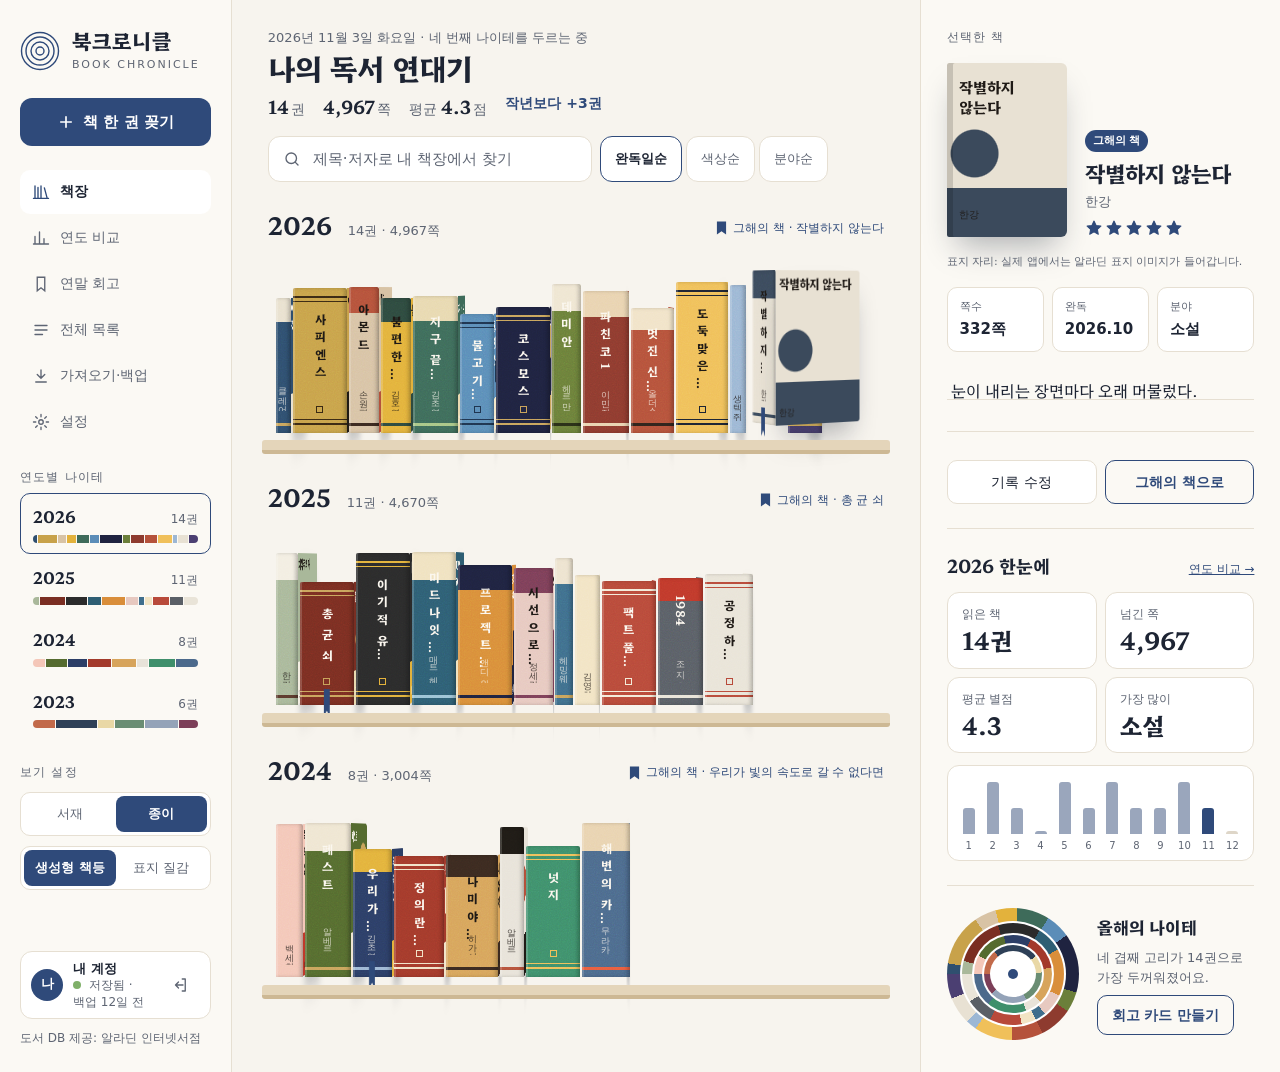
<file: bookchronicle/design-mockup-paper.html>
<!doctype html>
<html lang="ko" data-theme="paper" data-spine="generated">
<head>
<meta charset="utf-8">
<meta name="viewport" content="width=device-width, initial-scale=1">
<title>북크로니클 디자인 시안 · 종이</title>
<link rel="preconnect" href="https://fonts.googleapis.com">
<link rel="preconnect" href="https://fonts.gstatic.com" crossorigin>
<link href="https://fonts.googleapis.com/css2?family=Nanum+Myeongjo:wght@400;700;800&family=Hahmlet:wght@400;600;700&family=Noto+Sans+KR:wght@400;500;700&display=swap" rel="stylesheet">
<style>
/* ───────── 디자인 토큰 ───────── */
:root{
  --font-body:'Noto Sans KR',system-ui,sans-serif;
  --side-w:232px; --detail-w:clamp(360px,26vw,440px);
  --radius-s:8px; --radius-m:12px; --radius-l:16px;
  --spine-k:0.019cqw;               /* 쪽당 책등 두께 */
  --spine-hk:clamp(0.72px,0.07vw,0.98px); /* 높이 배율 */
  --ease-book:cubic-bezier(.2,.7,.2,1);
}
[data-theme="study"]{
  --bg:#1E1712; --side:#17110D; --panel:#241B15; --card:#2E231B; --line:#3A2D22;
  --text:#F3E9D7; --muted:#B9A88F; --accent:#D4A55A; --accent-ink:#1E1712; --accent-soft:rgba(212,165,90,.16);
  --shelf-back:#2A2019; --shelf-shadow:inset 0 12px 20px rgba(0,0,0,.35);
  --plank:#6B4529; --plank-edge:#8A5A35; --plank-shadow:0 10px 16px rgba(0,0,0,.45);
  --ribbon:#D4A55A; --bar:#8C6B45; --bar-off:#3A2D22; --ring-gap:#241B15;
  --font-display:'Nanum Myeongjo',serif; --display-weight:800;
  --book-shadow:0 18px 30px rgba(0,0,0,.5);
  color-scheme:dark;
}
[data-theme="paper"]{
  --bg:#F7F4EE; --side:#FBF9F4; --panel:#FBF9F4; --card:#FFFFFF; --line:#E6DFD2;
  --text:#1D2433; --muted:#5E6573; --accent:#2F4A7A; --accent-ink:#FFFFFF; --accent-soft:rgba(47,74,122,.10);
  --shelf-back:transparent; --shelf-shadow:none;
  --plank:#E4D5BA; --plank-edge:#CDB894; --plank-shadow:0 16px 22px -12px rgba(60,45,20,.4);
  --ribbon:#2F4A7A; --bar:#9AA6BC; --bar-off:#DED6C8; --ring-gap:#FFFFFF;
  --font-display:'Hahmlet',serif; --display-weight:700;
  --book-shadow:0 18px 30px -10px rgba(29,36,51,.35);
  color-scheme:light;
}

/* ───────── 기본 ───────── */
*{box-sizing:border-box}
body{margin:0;background:var(--bg);color:var(--text);font:15px/1.6 var(--font-body);word-break:keep-all;transition:background .3s,color .3s}
button,input{font:inherit;color:inherit}
a{color:var(--accent)}
.sr{position:absolute;width:1px;height:1px;overflow:hidden;clip:rect(0 0 0 0);white-space:nowrap}
.display{font-family:var(--font-display);font-weight:var(--display-weight)}
:focus-visible{outline:2px solid var(--accent);outline-offset:2px}

/* ───────── 앱 셸: 사이드바 · 책장 · 상세 패널 ───────── */
.app{display:grid;grid-template-columns:var(--side-w) minmax(0,1fr) var(--detail-w);min-height:100vh}
.side{background:var(--side);border-right:1px solid var(--line);padding:28px 20px 24px;display:flex;flex-direction:column;gap:24px}
.main{min-width:0;padding:28px clamp(20px,2.8vw,48px) 40px;display:flex;flex-direction:column;gap:24px}
.detail{background:var(--panel);border-left:1px solid var(--line);padding:28px clamp(20px,2vw,32px) 32px;display:flex;flex-direction:column;gap:24px}

/* 사이드바 */
.brand{display:flex;align-items:center;gap:12px}
.brand-name{font-size:21px;line-height:1.2}
.brand-sub{display:block;font-size:11px;letter-spacing:.18em;color:var(--muted)}
.side-top{display:flex;align-items:center;justify-content:space-between;gap:8px}
.menu-btn{display:none}
.side-body{display:flex;flex-direction:column;gap:24px;flex:1}
.btn-primary{height:48px;border-radius:var(--radius-m);border:0;background:var(--accent);color:var(--accent-ink);font-weight:700;display:flex;align-items:center;justify-content:center;gap:8px;cursor:pointer;text-decoration:none}
.nav{display:flex;flex-direction:column;gap:2px}
.nav a{height:44px;padding:0 12px;border-radius:10px;color:var(--muted);text-decoration:none;display:flex;align-items:center;gap:10px;font-size:14px}
.nav a:hover{background:var(--accent-soft);color:var(--text)}
.nav a[aria-current]{background:var(--card);color:var(--text);font-weight:700}
.nav a[aria-current] svg{color:var(--accent)}
.label{font-size:12px;letter-spacing:.1em;color:var(--muted)}
.years{display:flex;flex-direction:column;gap:6px}
.year-link{display:flex;flex-direction:column;gap:6px;padding:10px 12px;border-radius:10px;text-decoration:none;color:var(--text);border:1px solid transparent}
.year-link:hover{border-color:var(--line)}
.year-link[aria-current]{border-color:var(--accent)}
.year-link .row{display:flex;justify-content:space-between;align-items:baseline;font-size:13px}
.year-link .row b{font-family:var(--font-display);font-size:16px}
.year-link .row span{color:var(--muted);font-size:12px}
.band{display:flex;height:8px;border-radius:4px;overflow:hidden;gap:1px}
.seg{display:block;height:100%}
.prefs{display:flex;flex-direction:column;gap:10px}
.seg-ctl{display:grid;grid-template-columns:repeat(2,minmax(0,1fr));background:var(--card);border:1px solid var(--line);border-radius:10px;padding:3px}
.seg-ctl button{height:36px;border:0;border-radius:8px;background:transparent;color:var(--muted);font-size:13px;cursor:pointer}
.seg-ctl button[aria-checked="true"]{background:var(--accent);color:var(--accent-ink);font-weight:700}
.side-foot{margin-top:auto;display:flex;flex-direction:column;gap:10px;font-size:12px;color:var(--muted)}
.dot{display:inline-block;width:8px;height:8px;border-radius:4px;background:#7FB069;margin-right:8px}
.account{display:flex;align-items:center;gap:10px;padding:8px 8px 8px 10px;border-radius:12px;background:var(--card);border:1px solid var(--line)}
.avatar{width:32px;height:32px;border-radius:16px;background:var(--accent);color:var(--accent-ink);display:flex;align-items:center;justify-content:center;font-weight:700;font-size:13px;flex:none}
.account .who{flex:1;min-width:0;display:flex;flex-direction:column;line-height:1.35}
.account .who b{color:var(--text);font-size:13px}
.icon-btn{width:44px;height:44px;border-radius:10px;border:0;background:transparent;color:var(--muted);display:flex;align-items:center;justify-content:center;cursor:pointer;flex:none}
.icon-btn:hover{background:var(--accent-soft);color:var(--text)}

/* 로그인 화면 */
.login{position:fixed;inset:0;z-index:50;background:var(--bg);display:flex;align-items:center;justify-content:center;padding:24px}
.login[hidden]{display:none}
.login-card{width:min(420px,100%);display:flex;flex-direction:column;gap:20px;padding:36px 32px;border-radius:20px;background:var(--panel);border:1px solid var(--line);box-shadow:var(--book-shadow)}
.login-card .mini-shelf{display:flex;align-items:flex-end;gap:2px;height:64px;padding:0 6px;border-bottom:6px solid var(--plank)}
.login-card .mini-shelf span{display:block;border-radius:2px 2px 0 0}
.login-card h1{margin:0;font-size:26px;line-height:1.3}
.field{display:flex;flex-direction:column;gap:6px;font-size:13px;color:var(--muted)}
.field input{height:48px;border-radius:12px;border:1px solid var(--line);background:var(--card);padding:0 14px;font-size:15px;color:var(--text)}
.field input:focus{outline:2px solid var(--accent);outline-offset:1px}

/* 상단 */
.top{display:flex;flex-wrap:wrap;align-items:flex-end;justify-content:space-between;gap:16px 24px}
.top h1{margin:0;font-size:clamp(26px,2.3vw,34px);line-height:1.25}
.sub{font-size:13px;color:var(--muted)}
.summary{display:flex;flex-wrap:wrap;gap:6px 18px;margin-top:6px;font-size:14px;color:var(--muted)}
.summary b{color:var(--text);font-family:var(--font-display);font-size:18px;margin-right:2px}
.summary .up{color:var(--accent);font-weight:700}
.tools{display:flex;flex-wrap:wrap;gap:8px;flex:0 1 560px;justify-content:flex-end}
.search{flex:1 1 260px;display:flex;align-items:center;gap:10px;height:46px;padding:0 14px;border-radius:var(--radius-m);background:var(--card);border:1px solid var(--line)}
.search input{flex:1;min-width:0;border:0;outline:none;background:transparent;font-size:15px}
.search input::placeholder{color:var(--muted)}
.sort{display:flex;gap:4px}
.chip{height:46px;padding:0 14px;border-radius:var(--radius-m);border:1px solid var(--line);background:var(--card);color:var(--muted);font-size:13px;cursor:pointer;white-space:nowrap}
.chip[aria-pressed="true"]{border-color:var(--accent);color:var(--text);font-weight:700}

/* ───────── 책장 ───────── */
.shelf-wrap{display:flex;flex-direction:column;gap:8px}
.shelf-head{display:flex;flex-wrap:wrap;align-items:baseline;gap:4px 16px}
.shelf-head h2{margin:0;font-size:24px}
.shelf-head .meta{font-size:13px;color:var(--muted)}
.shelf-head .boy{margin-left:auto;font-size:12px;color:var(--accent);display:flex;align-items:center;gap:6px}
.shelf{container-type:inline-size;background:var(--shelf-back);box-shadow:var(--shelf-shadow);border-radius:8px 8px 0 0;padding:16px 16px 0;display:flex;align-items:flex-end;gap:2px;height:calc(176 * var(--spine-hk) + 22px);perspective:1400px;perspective-origin:50% 20%}
.plank{height:14px;margin:-8px -6px 0;background:var(--plank);border-top:3px solid var(--plank-edge);border-radius:3px;box-shadow:var(--plank-shadow);position:relative;z-index:1}
[data-theme="paper"] .plank{border-top:0;border-bottom:4px solid var(--plank-edge);margin-top:0}
[data-theme="paper"] .shelf{padding-left:8px;padding-right:8px}

/* 책 한 권 = 책등 면 + 표지 면 (CSS 3D 상자) */
.book{position:relative;flex:none;width:clamp(8px,calc(var(--p) * var(--spine-k)),9cqw);height:calc(var(--hh) * var(--spine-hk));
  padding:0;margin:0;border:0;background:none;cursor:pointer;transform-style:preserve-3d;transform-origin:0 50%;transition:transform .5s var(--ease-book)}
.book:hover,.book:focus-visible{transform:translateY(-8px)}
.book[aria-pressed="true"]{transform:translateY(-14px) translateZ(36px) rotateY(-62deg);z-index:5}
.face{position:absolute;top:0;height:100%}
.spine{left:0;width:100%;background:var(--base);color:var(--fg);border-radius:2px 2px 0 0;overflow:hidden;display:flex;flex-direction:column;align-items:center;
  box-shadow:inset 2px 0 0 rgba(255,255,255,.16),inset -3px 0 4px -1px rgba(0,0,0,.28)}
.book:hover .spine{box-shadow:inset 2px 0 0 rgba(255,255,255,.16),inset -3px 0 4px -1px rgba(0,0,0,.28),0 8px 14px rgba(0,0,0,.25)}
.spine::before{content:"";position:absolute;inset:0;pointer-events:none;opacity:.22;mix-blend-mode:overlay;
  background-image:url("data:image/svg+xml,%3Csvg xmlns='http://www.w3.org/2000/svg' width='80' height='80'%3E%3Cfilter id='n'%3E%3CfeTurbulence type='fractalNoise' baseFrequency='.9' numOctaves='2' stitchTiles='stitch'/%3E%3C/filter%3E%3Crect width='80' height='80' filter='url(%23n)'/%3E%3C/svg%3E")}
.spine .t{position:relative;writing-mode:vertical-rl;font-family:var(--font-display);font-weight:700;font-size:12px;line-height:1;letter-spacing:.04em;white-space:nowrap;overflow:hidden;text-overflow:ellipsis;max-height:62%}
.spine .a{position:absolute;bottom:22px;writing-mode:vertical-rl;font-size:9px;opacity:.75;white-space:nowrap;max-height:22%;overflow:hidden}
/* 패턴 ① 하드커버: 위·아래 금박 띠 + 아래 표시 */
.pat-hardcover{background:
  linear-gradient(var(--accent-c),var(--accent-c)) 0 8px/100% 2px no-repeat,
  linear-gradient(var(--accent-c),var(--accent-c)) 0 13px/100% 1px no-repeat,
  linear-gradient(var(--accent-c),var(--accent-c)) 0 calc(100% - 8px)/100% 2px no-repeat,
  linear-gradient(var(--accent-c),var(--accent-c)) 0 calc(100% - 13px)/100% 1px no-repeat,
  var(--base)}
.pat-hardcover .t{margin-top:22px}
.pat-hardcover .mk{position:absolute;bottom:20px;width:7px;height:7px;border:1.5px solid var(--accent-c)}
.pat-hardcover .a{display:none}
/* 패턴 ② 페이퍼백: 위쪽 띠색 블록 + 아래 강조 줄 */
.pat-paperback{background:
  linear-gradient(var(--accent-c),var(--accent-c)) 0 calc(100% - 7px)/100% 3px no-repeat,
  linear-gradient(var(--band) 0 18%,var(--base) 18%)}
.pat-paperback .t{margin-top:calc(18% + 8px)}
/* 패턴 ③ 라벨형: 가운데 밝은 라벨 상자 */
.pat-label .t{margin-top:16px;background:var(--band);color:var(--fgl);padding:6px 2px;border-radius:2px;box-shadow:0 0 0 1px rgba(0,0,0,.08)}
.pat-label .a{bottom:12px}
/* 표지 질감 모드 */
.spine .tex,.spine .ov{display:none}
[data-spine="texture"] .spine{background:var(--base)}
[data-spine="texture"] .spine .tex{display:block;position:absolute;inset:-12px;background:var(--art);background-size:500% 130%;background-position:var(--tx) 50%;filter:blur(5px) saturate(1.25)}
[data-spine="texture"] .spine .ov{display:block;position:absolute;inset:0;background:var(--base);opacity:.42}
[data-spine="texture"] .spine .mk{display:none}
[data-spine="texture"] .spine .t{margin-top:16px;text-shadow:0 1px 2px rgba(0,0,0,.35);background:none;color:var(--fg);padding:0;box-shadow:none}
/* 표지 면 */
.cover{left:100%;width:var(--cw);transform-origin:left center;transform:rotateY(90deg);background:var(--art);color:var(--fgc);border-radius:0 3px 3px 0;
  padding:12% 10%;display:flex;flex-direction:column;justify-content:space-between;text-align:left;box-shadow:var(--book-shadow);overflow:hidden}
.cover b{font-family:var(--font-display);font-size:13px;line-height:1.3}
.cover small{font-size:9px;opacity:.85}
.ribbon{position:absolute;bottom:-12px;left:50%;margin-left:-3px;width:6px;height:28px;background:var(--ribbon);clip-path:polygon(0 0,100% 0,100% 100%,50% 78%,0 100%);transform:translateZ(1px)}
@media (prefers-reduced-motion:reduce){
  .book{transition:none}
  .book[aria-pressed="true"]{transform:translateY(-14px);outline:2px solid var(--accent);outline-offset:2px}
}

/* ───────── 상세 패널 ───────── */
.detail-close{display:none}
.sel-head{display:flex;gap:18px;align-items:flex-end}
.big-cover{flex:none;width:120px;height:174px;border-radius:2px 6px 6px 2px;background:var(--art);color:var(--fgc);padding:14px 12px;display:flex;flex-direction:column;justify-content:space-between;box-shadow:inset 6px 0 0 rgba(0,0,0,.15),var(--book-shadow)}
.big-cover b{font-family:var(--font-display);font-size:15px;line-height:1.35}
.big-cover small{font-size:10px;opacity:.85}
.sel-info{display:flex;flex-direction:column;gap:6px;min-width:0}
.sel-info h3{margin:0;font-size:22px;line-height:1.3}
.tag{align-self:flex-start;font-size:11px;font-weight:700;color:var(--accent-ink);background:var(--accent);padding:2px 8px;border-radius:999px}
.stars{display:flex;gap:2px;color:var(--accent)}
.facts{margin:0;display:grid;grid-template-columns:repeat(3,minmax(0,1fr));gap:8px}
.facts div{padding:10px 12px;border-radius:10px;background:var(--card);border:1px solid var(--line);min-width:0}
.facts dt{font-size:11px;color:var(--muted)}
.facts dd{margin:2px 0 0;font-weight:700;white-space:nowrap;overflow:hidden;text-overflow:ellipsis}
.memo{margin:0;padding:6px 4px;font-family:var(--font-display);font-weight:400;font-size:16px;line-height:32px;min-height:76px;
  background:repeating-linear-gradient(transparent,transparent 31px,var(--line) 31px,var(--line) 32px)}
.caption{font-size:11px;color:var(--muted)}
.row-btns{display:flex;gap:8px}
.btn{flex:1;height:44px;border-radius:10px;border:1px solid var(--line);background:var(--card);cursor:pointer;font-size:14px}
.btn.accent{border-color:var(--accent);color:var(--accent);font-weight:700;background:transparent}
.block{display:flex;flex-direction:column;gap:12px;padding-top:22px;border-top:1px solid var(--line)}
.block-h{display:flex;justify-content:space-between;align-items:baseline}
.block-h h3{margin:0;font-size:18px}
.block-h a{font-size:12px}
.stats{display:grid;grid-template-columns:repeat(2,minmax(0,1fr));gap:8px}
.stat{padding:12px 14px;border-radius:12px;background:var(--card);border:1px solid var(--line);display:flex;flex-direction:column}
.stat span{font-size:12px;color:var(--muted)}
.stat b{font-family:var(--font-display);font-size:24px;line-height:1.3}
.months{display:grid;grid-template-columns:repeat(12,minmax(0,1fr));gap:6px;align-items:end;height:96px;padding:12px 12px 6px;border-radius:12px;background:var(--card);border:1px solid var(--line)}
.months div{display:flex;flex-direction:column;align-items:center;gap:4px}
.months i{display:block;width:100%;max-width:12px;border-radius:3px 3px 0 0;background:var(--bar)}
.months i.now{background:var(--accent)} .months i.off{background:var(--bar-off)}
.months span{font-size:10px;color:var(--muted)}
.ringcard{display:flex;align-items:center;gap:18px}
.rings{position:relative;width:132px;height:132px;flex:none}
.rings span{position:absolute;border-radius:50%}

/* ───────── 반응형 ───────── */
@media (max-width:1199px){
  .app{grid-template-columns:var(--side-w) minmax(0,1fr)}
  .detail{position:fixed;top:0;right:0;bottom:0;width:min(400px,92vw);overflow-y:auto;z-index:30;transform:translateX(100%);transition:transform .3s;box-shadow:-20px 0 40px rgba(0,0,0,.3)}
  .detail.open{transform:none}
  .detail-close{display:flex;align-self:flex-end;width:44px;height:44px;border-radius:22px;border:1px solid var(--line);background:var(--card);align-items:center;justify-content:center;cursor:pointer}
}
@media (max-width:899px){
  .app{grid-template-columns:minmax(0,1fr)}
  .side{padding:12px 16px;gap:0;border-right:0;border-bottom:1px solid var(--line);position:sticky;top:0;z-index:20}
  .brand svg{width:32px;height:32px} .brand-name{font-size:18px} .brand-sub{display:none}
  .menu-btn{display:flex;width:44px;height:44px;border-radius:22px;border:1px solid var(--line);background:var(--card);align-items:center;justify-content:center;cursor:pointer}
  .side-body{display:none;padding-top:16px}
  .side.open .side-body{display:flex;max-height:calc(100vh - 69px);overflow-y:auto;padding-bottom:16px}
  .main{padding:20px 16px 32px}
  .top h1{font-size:24px}
  .tools{flex-basis:100%}
  .sort{width:100%} .sort .chip{flex:1;height:40px}
  .detail{position:static;width:auto;transform:none;box-shadow:none;border-left:0;border-top:1px solid var(--line);padding:24px 16px 40px}
  .detail-close{display:none}
}
</style>
</head>
<body>
<div class="app">
  <aside class="side" id="side">
    <div class="side-top">
      <div class="brand">
        <svg width="40" height="40" viewBox="0 0 40 40" fill="none" stroke="currentColor" stroke-width="1.4" style="color:var(--accent)" aria-hidden="true"><circle cx="20" cy="20" r="4"/><circle cx="20" cy="20" r="9"/><circle cx="20" cy="20" r="14"/><circle cx="20" cy="20" r="18.5"/></svg>
        <div><span class="brand-name display">북크로니클</span><span class="brand-sub">BOOK CHRONICLE</span></div>
      </div>
      <button class="menu-btn" id="menuBtn" aria-label="메뉴 열기" aria-expanded="false">
        <svg width="20" height="20" viewBox="0 0 24 24" fill="none" stroke="currentColor" stroke-width="1.8" stroke-linecap="round" aria-hidden="true"><path d="M4 7h16M4 12h16M4 17h16"/></svg>
      </button>
    </div>
    <div class="side-body">
      <a href="#" class="btn-primary">
        <svg width="18" height="18" viewBox="0 0 24 24" fill="none" stroke="currentColor" stroke-width="2.2" stroke-linecap="round" aria-hidden="true"><path d="M12 5v14M5 12h14"/></svg>책 한 권 꽂기</a>
      <nav class="nav" aria-label="주 메뉴">
        <a href="#" aria-current="page"><svg width="18" height="18" viewBox="0 0 24 24" fill="none" stroke="currentColor" stroke-width="1.8" stroke-linecap="round" aria-hidden="true"><path d="M4 4v16M8 6v14M12 4v16M16.5 6.5l3.5 13M2 20.5h20"/></svg>책장</a>
        <a href="#"><svg width="18" height="18" viewBox="0 0 24 24" fill="none" stroke="currentColor" stroke-width="1.8" stroke-linecap="round" aria-hidden="true"><path d="M4 20V10M10 20V4M16 20v-7M22 20H2"/></svg>연도 비교</a>
        <a href="#"><svg width="18" height="18" viewBox="0 0 24 24" fill="none" stroke="currentColor" stroke-width="1.8" stroke-linecap="round" aria-hidden="true"><path d="M7 3h10v18l-5-4-5 4z"/></svg>연말 회고</a>
        <a href="#"><svg width="18" height="18" viewBox="0 0 24 24" fill="none" stroke="currentColor" stroke-width="1.8" stroke-linecap="round" aria-hidden="true"><path d="M4 6h16M4 12h16M4 18h10"/></svg>전체 목록</a>
        <a href="#"><svg width="18" height="18" viewBox="0 0 24 24" fill="none" stroke="currentColor" stroke-width="1.8" stroke-linecap="round" aria-hidden="true"><path d="M12 4v11M7 10l5 5 5-5M5 20h14"/></svg>가져오기·백업</a>
        <a href="#"><svg width="18" height="18" viewBox="0 0 24 24" fill="none" stroke="currentColor" stroke-width="1.8" stroke-linecap="round" aria-hidden="true"><circle cx="12" cy="12" r="3"/><path d="M12 2v3M12 19v3M2 12h3M19 12h3M4.9 4.9l2.1 2.1M17 17l2.1 2.1M4.9 19.1L7 17M17 7l2.1-2.1"/></svg>설정</a>
      </nav>
      <div class="years">
        <span class="label">연도별 나이테</span>
        <div id="yearLinks"></div>
      </div>
      <div class="prefs">
        <span class="label">보기 설정</span>
        <div class="seg-ctl" role="radiogroup" aria-label="테마">
          <button role="radio" data-theme-set="study">서재</button>
          <button role="radio" data-theme-set="paper">종이</button>
        </div>
        <div class="seg-ctl" role="radiogroup" aria-label="책등 스타일">
          <button role="radio" data-spine-set="generated">생성형 책등</button>
          <button role="radio" data-spine-set="texture">표지 질감</button>
        </div>
      </div>
      <div class="side-foot">
        <div class="account">
          <span class="avatar" aria-hidden="true">나</span>
          <span class="who"><b>내 계정</b><span><span class="dot" aria-hidden="true"></span>저장됨 · 백업 12일 전</span></span>
          <button class="icon-btn" id="logoutBtn" aria-label="로그아웃" title="로그아웃">
            <svg width="18" height="18" viewBox="0 0 24 24" fill="none" stroke="currentColor" stroke-width="1.8" stroke-linecap="round" stroke-linejoin="round" aria-hidden="true"><path d="M15 4h4v16h-4M10 8l-4 4 4 4M6 12h10"/></svg>
          </button>
        </div>
        <span>도서 DB 제공: 알라딘 인터넷서점</span>
      </div>
    </div>
  </aside>

  <main class="main">
    <div class="top">
      <div>
        <div class="sub">2026년 11월 3일 화요일 · 네 번째 나이테를 두르는 중</div>
        <h1 class="display">나의 독서 연대기</h1>
        <div class="summary"><span><b>14</b>권</span><span><b>4,967</b>쪽</span><span>평균 <b>4.3</b>점</span><span class="up">작년보다 +3권</span></div>
      </div>
      <div class="tools">
        <label class="search">
          <svg width="18" height="18" viewBox="0 0 24 24" fill="none" stroke="currentColor" stroke-width="1.8" stroke-linecap="round" style="color:var(--muted)" aria-hidden="true"><circle cx="11" cy="11" r="7"/><path d="M20 20l-3.5-3.5"/></svg>
          <span class="sr">내 책장에서 찾기</span>
          <input type="search" placeholder="제목·저자로 내 책장에서 찾기">
        </label>
        <div class="sort" role="group" aria-label="정렬">
          <button class="chip" aria-pressed="true" data-sort="date">완독일순</button>
          <button class="chip" aria-pressed="false" data-sort="color">색상순</button>
          <button class="chip" aria-pressed="false" data-sort="cat">분야순</button>
        </div>
      </div>
    </div>
    <div id="shelves" style="display:flex;flex-direction:column;gap:24px"></div>
  </main>

  <aside class="detail" id="detail" aria-label="선택한 책과 올해 요약">
    <button class="detail-close" id="detailClose" aria-label="상세 닫기"><svg width="18" height="18" viewBox="0 0 24 24" fill="none" stroke="currentColor" stroke-width="2" stroke-linecap="round" aria-hidden="true"><path d="M6 6l12 12M18 6L6 18"/></svg></button>
    <section style="display:flex;flex-direction:column;gap:16px" id="selBox"></section>
    <section class="block">
      <div class="block-h"><h3 class="display">2026 한눈에</h3><a href="#">연도 비교 →</a></div>
      <div class="stats">
        <div class="stat"><span>읽은 책</span><b>14권</b></div>
        <div class="stat"><span>넘긴 쪽</span><b>4,967</b></div>
        <div class="stat"><span>평균 별점</span><b>4.3</b></div>
        <div class="stat"><span>가장 많이</span><b>소설</b></div>
      </div>
      <div class="months" id="months" role="img" aria-label="2026년 월별 완독 권수"></div>
    </section>
    <section class="block">
      <div class="ringcard">
        <div class="rings" id="rings" role="img" aria-label="2023년부터 2026년까지의 독서 나이테. 바깥 고리가 2026년이고, 고리 조각 하나가 책 한 권입니다."></div>
        <div style="display:flex;flex-direction:column;gap:8px">
          <h3 class="display" style="margin:0;font-size:17px">올해의 나이테</h3>
          <span class="caption" style="font-size:13px;line-height:1.5">네 겹째 고리가 14권으로 가장 두꺼워졌어요.</span>
          <a href="#" class="btn accent" style="flex:none;height:40px;padding:0 14px;display:flex;align-items:center;justify-content:center;text-decoration:none;align-self:flex-start">회고 카드 만들기</a>
        </div>
      </div>
    </section>
  </aside>
</div>

<div class="login" id="login" hidden>
  <form class="login-card" id="loginForm" aria-labelledby="loginTitle">
    <div class="mini-shelf" aria-hidden="true">
      <span style="width:14px;height:44px;background:#2F4F6F"></span><span style="width:26px;height:56px;background:#C8A24A"></span><span style="width:12px;height:40px;background:#D8C3A5"></span>
      <span style="width:18px;height:50px;background:#3E6B5A"></span><span style="width:30px;height:58px;background:#1F2340"></span><span style="width:16px;height:46px;background:#8E3B2F"></span>
      <span style="width:20px;height:52px;background:#E8E1D3"></span><span style="width:14px;height:42px;background:#4B3F72"></span>
    </div>
    <div style="display:flex;flex-direction:column;gap:6px">
      <span class="label">북크로니클 · BOOK CHRONICLE</span>
      <h1 class="display" id="loginTitle">책장으로 돌아오신 걸 환영해요</h1>
      <span class="sub">기존 독서 앱과 같은 계정으로 로그인합니다.</span>
    </div>
    <label class="field">이메일<input type="email" autocomplete="email" placeholder="name@example.com" required></label>
    <label class="field">비밀번호<input type="password" autocomplete="current-password" placeholder="비밀번호" required></label>
    <button type="submit" class="btn-primary">로그인</button>
    <span class="caption" style="text-align:center">시안에서는 아무 값이나 넣고 로그인을 누르면 책장으로 돌아갑니다.</span>
  </form>
</div>

<script>
(function(){
  // [제목, 저자, 쪽수, 바탕, 띠, 강조, 분야, 월, 별점, 메모, 그해의 책, 패턴 지정]
  var DATA = {
    2026: [
      ['이처럼 사소한 것들','클레어 키건',128,'#2F4F6F','#E9E1CF','#C9A45C','소설','1월',4.5,'짧지만 오래 남는 겨울 이야기.'],
      ['사피엔스','유발 하라리',636,'#C8A24A','#1F1B16','#3B2A14','역사','2월',4,''],
      ['아몬드','손원평',264,'#D8C3A5','#B5523B','#3B2A20','소설','2월',4,''],
      ['불편한 편의점','김호연',268,'#E3B23C','#2E4A3F','#2E4A3F','소설','3월',4,''],
      ['지구 끝의 온실','김초엽',392,'#3E6B5A','#E8D9B0','#A8C686','소설','5월',4.5,''],
      ['물고기는 존재하지 않는다','룰루 밀러',300,'#5B8DB8','#F2E6C9','#1F3550','과학','5월',5,'분류라는 안경을 벗는 경험.'],
      ['코스모스','칼 세이건',719,'#1F2340','#C9A45C','#C9A45C','과학','6월',4.5,''],
      ['데미안','헤르만 헤세',248,'#6B7F3A','#EFE6D2','#2A3018','소설','7월',4,''],
      ['파친코 1','이민진',404,'#8E3B2F','#E9D3B0','#E9D3B0','소설','7월',4.5,''],
      ['멋진 신세계','올더스 헉슬리',384,'#B5523B','#F1E3C8','#30231C','소설','8월',4,''],
      ['도둑맞은 집중력','요한 하리',456,'#F0C05A','#1D2433','#1D2433','사회','9월',4,''],
      ['어린 왕자','생텍쥐페리',136,'#9CB7D4','#F7F1E6','#E3B23C','소설','10월',4.5,'',0,'label'],
      ['작별하지 않는다','한강',332,'#E8E1D3','#3B4A5C','#3B4A5C','소설','10월',5,'눈이 내리는 장면마다 오래 머물렀다.',1],
      ['달러구트 꿈 백화점','이미예',300,'#4B3F72','#F0C05A','#F0C05A','소설','11월',3.5,'']
    ],
    2025: [
      ['채식주의자','한강',192,'#A9B89A','#F3EEE2','#5C3A2E','소설','1월',4.5,''],
      ['총 균 쇠','재레드 다이아몬드',752,'#7A2E22','#E8D9B0','#C9A45C','역사','2월',5,'지도를 다시 보게 만든 책.',1],
      ['이기적 유전자','리처드 도킨스',632,'#2B2B2B','#E3B23C','#E3B23C','과학','3월',4,''],
      ['미드나잇 라이브러리','매트 헤이그',388,'#2E5E73','#F0E2C0','#9CC3D5','소설','4월',4,''],
      ['프로젝트 헤일메리','앤디 위어',696,'#D98E3A','#1F2340','#1F2340','소설','5월',5,''],
      ['시선으로부터','정세랑',340,'#E7C9C0','#7C3F58','#7C3F58','소설','6월',4,''],
      ['노인과 바다','헤밍웨이',160,'#3F6E8C','#EDE3CF','#C9A45C','소설','7월',4,''],
      ['여행의 이유','김영하',216,'#F2E4C4','#2F4A7A','#B5523B','에세이','8월',4,''],
      ['팩트풀니스','한스 로슬링',474,'#B84A3A','#F4EBD9','#F4EBD9','사회','9월',4.5,''],
      ['1984','조지 오웰',400,'#5A5F66','#C0392B','#E9E4D8','소설','10월',4.5,''],
      ['공정하다는 착각','마이클 샌델',420,'#E9E4D8','#1D2433','#B84A3A','인문','12월',3.5,'']
    ],
    2024: [
      ['죽고 싶지만 떡볶이는 먹고 싶어','백세희',236,'#F4C7B8','#C0392B','#3A2A2A','에세이','2월',3.5,''],
      ['페스트','알베르 카뮈',400,'#556B2F','#EFE6D2','#C9A45C','소설','3월',4,''],
      ['우리가 빛의 속도로 갈 수 없다면','김초엽',344,'#2C3E66','#E3B23C','#9CB7D4','소설','5월',5,'다정한 SF가 이렇게 아플 수 있다니.',1],
      ['정의란 무엇인가','마이클 샌델',444,'#A33A2B','#F1E3C8','#F1E3C8','인문','6월',4,''],
      ['나미야 잡화점의 기적','히가시노 게이고',456,'#D7A45B','#3B2A20','#3B2A20','소설','8월',4,''],
      ['이방인','알베르 카뮈',208,'#E8E3D9','#1F1B16','#B5523B','소설','9월',4,''],
      ['넛지','리처드 탈러',496,'#3F8F6B','#F2E6C9','#F0C05A','경제','11월',3.5,''],
      ['해변의 카프카','무라카미 하루키',420,'#4C6A8C','#E9D3B0','#E85D3F','소설','12월',4,'']
    ]
  };
  var Y2023 = [[280,'#C26A4A'],[512,'#2E4057'],[198,'#E9D8A6'],[364,'#6A8D73'],[420,'#94A3B8'],[240,'#7C3F58']];
  var PATTERN = {'소설':'paperback','에세이':'label'}; // 그 외 분야는 하드커버

  function lum(hex){var c=[1,3,5].map(function(i){var v=parseInt(hex.substr(i,2),16)/255;return v<=.03928?v/12.92:Math.pow((v+.055)/1.055,2.4)});return .2126*c[0]+.7152*c[1]+.0722*c[2]}
  function ink(hex){return lum(hex)>.36?'#1F1A16':'#FBF7EF'}
  function hash(s){var h=7;for(var i=0;i<s.length;i++)h=(h*31+s.charCodeAt(i))%9973;return h}
  function esc(s){return String(s).replace(/[&<>"]/g,function(c){return{'&':'&amp;','<':'&lt;','>':'&gt;','"':'&quot;'}[c]})}
  function art(b){ // 실제 앱에서는 알라딘 표지 이미지. 시안에서는 팔레트로 만든 간이 표지
    var h=hash(b[0]),x=20+h%60,y=25+(h>>3)%40,r=14+(h>>5)%14;
    return 'radial-gradient(circle at '+x+'% '+y+'%, '+b[5]+' 0 '+r+'%, transparent '+(r+1)+'%), linear-gradient(to top, '+b[4]+' 0 28%, '+b[3]+' 28% 100%)';
  }
  var state={sel:'2026-12', sort:'date'};
  var root=document.documentElement;

  function sorted(list){
    var l=list.map(function(b,i){return {b:b,i:i}});
    if(state.sort==='color'){l.sort(function(a,c){return hue(a.b[3])-hue(c.b[3])})}
    if(state.sort==='cat'){l.sort(function(a,c){return a.b[6]<c.b[6]?-1:a.b[6]>c.b[6]?1:a.i-c.i})}
    return l;
  }
  function hue(hex){var r=parseInt(hex.substr(1,2),16)/255,g=parseInt(hex.substr(3,2),16)/255,b=parseInt(hex.substr(5,2),16)/255,mx=Math.max(r,g,b),mn=Math.min(r,g,b),d=mx-mn,h=0;
    if(d<.08)return 400+lum(hex)*100; if(mx===r)h=((g-b)/d)%6;else if(mx===g)h=(b-r)/d+2;else h=(r-g)/d+4;return (h*60+360)%360}

  function renderShelves(){
    var html='';
    [2026,2025,2024].forEach(function(y){
      var list=DATA[y],total=0,boy='';
      list.forEach(function(b){total+=b[2];if(b[10])boy=b[0]});
      html+='<section class="shelf-wrap" id="y'+y+'"><div class="shelf-head"><h2 class="display">'+y+'</h2><span class="meta">'+list.length+'권 · '+total.toLocaleString('ko-KR')+'쪽</span>'+
        '<span class="boy"><svg width="11" height="14" viewBox="0 0 12 14" fill="currentColor" aria-hidden="true"><path d="M1 0h10v14L6 10.5 1 14z"/></svg>그해의 책 · '+esc(boy)+'</span></div><div class="shelf">';
      sorted(list).forEach(function(o){
        var b=o.b,id=y+'-'+o.i,pat=b[11]||PATTERN[b[6]]||'hardcover',hh=132+hash(b[0])%42;
        var vars='--p:'+b[2]+';--hh:'+hh+';--cw:calc(var(--hh) * var(--spine-hk) * .68);--base:'+b[3]+';--band:'+b[4]+';--accent-c:'+b[5]+';--fg:'+ink(b[3])+';--fgl:'+ink(b[4])+';--fgc:'+ink(b[3])+';--art:'+art(b)+';--tx:'+(hash(b[1])%100)+'%';
        var label=b[0]+', '+b[1]+', '+b[2]+'쪽, '+y+'년 '+b[7]+' 완독'+(b[10]?', 그해의 책':'');
        html+='<button class="book" style="'+vars+'" data-id="'+id+'" aria-pressed="'+(state.sel===id)+'" aria-label="'+esc(label)+'">'+
          '<span class="face spine pat-'+pat+'"><span class="tex"></span><span class="ov"></span>'+(b[2]>=240?'<span class="t">'+esc(b[0])+'</span>':'')+
          (pat==='hardcover'?'<span class="mk"></span>':'<span class="a">'+esc(b[1])+'</span>')+'</span>'+
          '<span class="face cover" aria-hidden="true"><b>'+esc(b[0])+'</b><small>'+esc(b[1])+'</small></span>'+
          (b[10]?'<span class="ribbon" aria-hidden="true"></span>':'')+'</button>';
      });
      html+='</div><div class="plank" aria-hidden="true"></div></section>';
    });
    document.getElementById('shelves').innerHTML=html;
  }

  function renderDetail(){
    var p=state.sel.split('-'),y=+p[0],b=DATA[y][+p[1]];
    var stars='';for(var n=1;n<=5;n++){var f=n<=b[8]?'currentColor':(n-.5<=b[8]?'url(#half)':'none');
      stars+='<svg width="18" height="18" viewBox="0 0 24 24" fill="'+f+'" stroke="currentColor" stroke-width="1.4" stroke-linejoin="round" aria-hidden="true"><defs><linearGradient id="half"><stop offset="50%" stop-color="currentColor"/><stop offset="50%" stop-color="transparent"/></linearGradient></defs><path d="M12 2.8l2.8 5.9 6.4.8-4.7 4.4 1.2 6.4L12 17.2l-5.7 3.1 1.2-6.4-4.7-4.4 6.4-.8z"/></svg>'}
    document.getElementById('selBox').innerHTML=
      '<span class="label">선택한 책</span>'+
      '<div class="sel-head"><div class="big-cover" style="--art:'+art(b)+';--fgc:'+ink(b[3])+'" aria-hidden="true"><b>'+esc(b[0])+'</b><small>'+esc(b[1])+'</small></div>'+
      '<div class="sel-info">'+(b[10]?'<span class="tag">그해의 책</span>':'')+'<h3 class="display">'+esc(b[0])+'</h3><span style="font-size:13px;color:var(--muted)">'+esc(b[1])+'</span>'+
      '<div class="stars" role="img" aria-label="별점 '+b[8]+'점">'+stars+'</div></div></div>'+
      '<span class="caption">표지 자리: 실제 앱에서는 알라딘 표지 이미지가 들어갑니다.</span>'+
      '<dl class="facts"><div><dt>쪽수</dt><dd>'+b[2]+'쪽</dd></div><div><dt>완독</dt><dd>'+y+'.'+parseInt(b[7])+'</dd></div><div><dt>분야</dt><dd>'+esc(b[6])+'</dd></div></dl>'+
      '<p class="memo">'+esc(b[9]||'아직 남긴 한 줄이 없어요. 이 책을 덮으며 떠오른 문장을 남겨 볼까요?')+'</p>'+
      '<div class="row-btns"><button class="btn">기록 수정</button><button class="btn accent">그해의 책으로</button></div>';
  }

  function renderSide(){
    var all={2026:DATA[2026].map(function(b){return[b[2],b[3]]}),2025:DATA[2025].map(function(b){return[b[2],b[3]]}),2024:DATA[2024].map(function(b){return[b[2],b[3]]}),2023:Y2023};
    var html='';
    [2026,2025,2024,2023].forEach(function(y){
      var l=all[y];
      html+='<a href="#y'+y+'" class="year-link"'+(y===2026?' aria-current="true"':'')+'><span class="row"><b>'+y+'</b><span>'+l.length+'권</span></span><span class="band" aria-hidden="true">'+
        l.map(function(s){return '<span class="seg" style="flex:'+s[0]+' 1 0;background:'+s[1]+'"></span>'}).join('')+'</span></a>';
    });
    document.getElementById('yearLinks').innerHTML=html;
    // 나이테
    var d=132,rings='';
    [2026,2025,2024,2023].forEach(function(y){
      var l=all[y],t=0,acc=0,stops=[];l.forEach(function(s){t+=s[0]});
      l.forEach(function(s){stops.push(s[1]+' '+(acc/t*100).toFixed(2)+'% '+((acc+s[0])/t*100).toFixed(2)+'%');acc+=s[0]});
      rings+=ring(d,'conic-gradient(from -90deg, '+stops.join(', ')+')');
      d-=Math.round(l.length*.95)*2; rings+=ring(d,'var(--ring-gap)'); d-=4;
    });
    rings+=ring(10,'var(--accent)');
    document.getElementById('rings').innerHTML=rings;
    function ring(s,bg){var o=(132-s)/2;return '<span style="left:'+o+'px;top:'+o+'px;width:'+s+'px;height:'+s+'px;background:'+bg+'"></span>'}
    // 월별
    var counts=[0,0,0,0,0,0,0,0,0,0,0,0];DATA[2026].forEach(function(b){counts[parseInt(b[7])-1]++});
    document.getElementById('months').innerHTML=counts.map(function(n,i){
      return '<div><i class="'+(i===10?'now':(i>10?'off':''))+'" style="height:'+(n?n*26:3)+'px"></i><span>'+(i+1)+'</span></div>'}).join('');
  }

  function syncPrefs(){
    document.querySelectorAll('[data-theme-set]').forEach(function(b){b.setAttribute('aria-checked',b.dataset.themeSet===root.dataset.theme)});
    document.querySelectorAll('[data-spine-set]').forEach(function(b){b.setAttribute('aria-checked',b.dataset.spineSet===root.dataset.spine)});
  }

  // 이벤트
  document.getElementById('shelves').addEventListener('click',function(e){
    var bk=e.target.closest('.book');if(!bk)return;
    state.sel=bk.dataset.id;
    document.querySelectorAll('.book').forEach(function(x){x.setAttribute('aria-pressed',x===bk)});
    renderDetail();
    var det=document.getElementById('detail');
    if(innerWidth<1200&&innerWidth>=900)det.classList.add('open');
    if(innerWidth<900)det.scrollIntoView({behavior:'smooth',block:'start'});
  });
  document.getElementById('shelves').addEventListener('keydown',function(e){
    var bk=e.target.closest('.book');if(!bk)return;
    if(e.key==='ArrowRight'||e.key==='ArrowLeft'){var n=e.key==='ArrowRight'?bk.nextElementSibling:bk.previousElementSibling;if(n&&n.classList.contains('book')){n.focus();e.preventDefault()}}
    if(e.key==='Escape'){bk.setAttribute('aria-pressed','false')}
  });
  document.getElementById('detailClose').onclick=function(){document.getElementById('detail').classList.remove('open')};
  document.querySelectorAll('[data-sort]').forEach(function(b){b.onclick=function(){
    state.sort=b.dataset.sort;document.querySelectorAll('[data-sort]').forEach(function(x){x.setAttribute('aria-pressed',x===b)});renderShelves()}});
  document.querySelectorAll('[data-theme-set]').forEach(function(b){b.onclick=function(){root.dataset.theme=b.dataset.themeSet;syncPrefs()}});
  document.querySelectorAll('[data-spine-set]').forEach(function(b){b.onclick=function(){root.dataset.spine=b.dataset.spineSet;syncPrefs()}});
  var menu=document.getElementById('menuBtn');
  menu.onclick=function(){var s=document.getElementById('side'),o=s.classList.toggle('open');menu.setAttribute('aria-expanded',o);menu.setAttribute('aria-label',o?'메뉴 닫기':'메뉴 열기')};

  var login=document.getElementById('login');
  document.getElementById('logoutBtn').onclick=function(){login.hidden=false;login.querySelector('input').focus()};
  document.getElementById('loginForm').onsubmit=function(e){e.preventDefault();login.hidden=true};
  if(location.hash==='#login')login.hidden=false;

  renderShelves();renderDetail();renderSide();syncPrefs();
})();
</script>
</body>
</html>
</file>
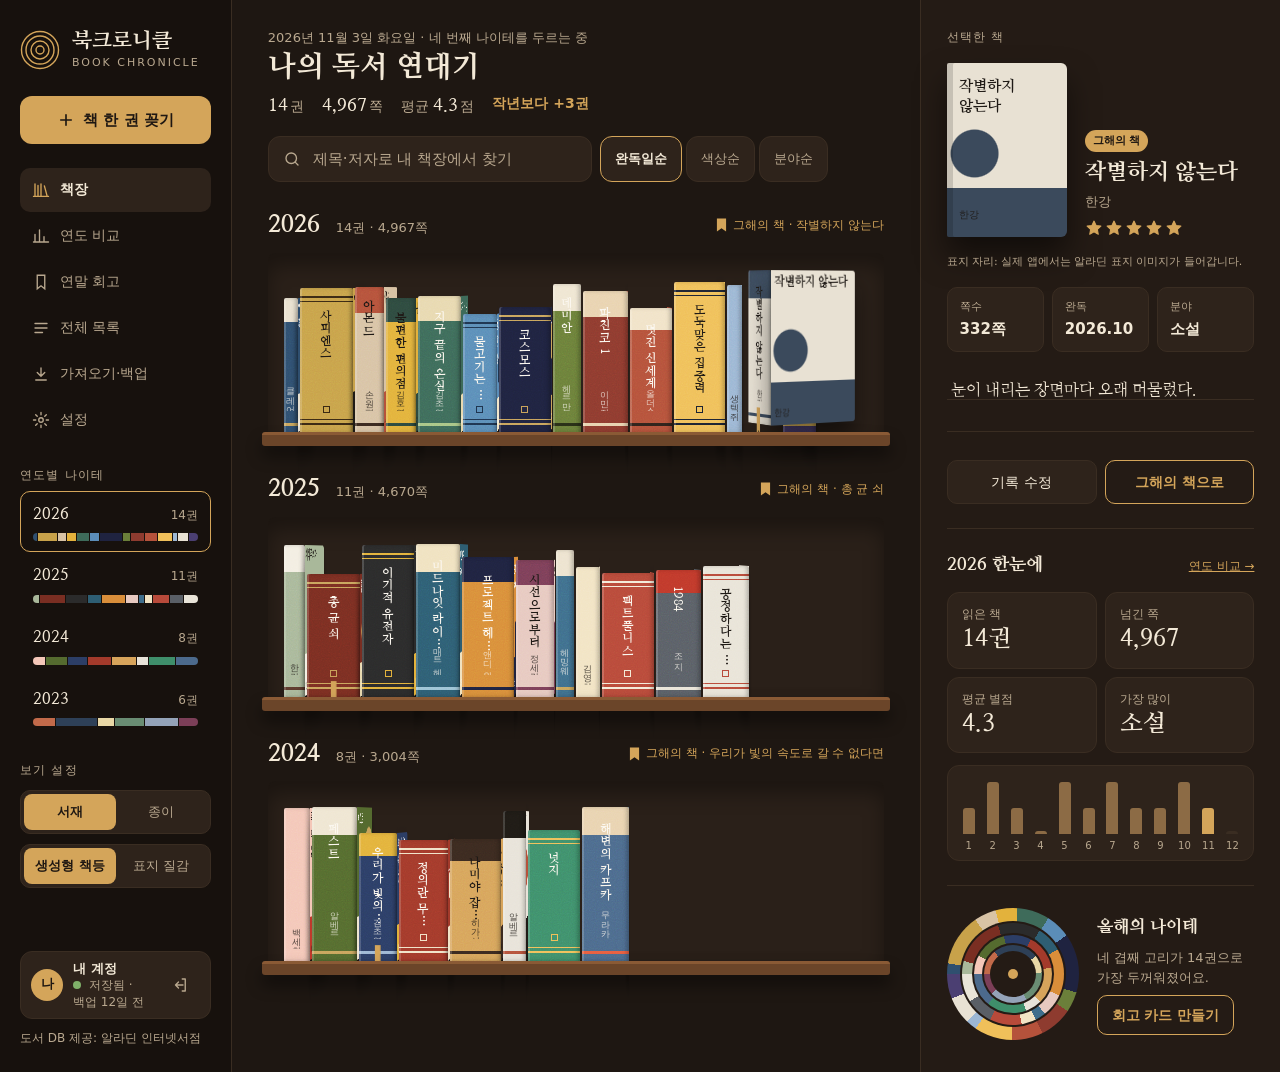
<file: bookchronicle/design-mockup-study.html>
<!doctype html>
<html lang="ko" data-theme="study" data-spine="generated">
<head>
<meta charset="utf-8">
<meta name="viewport" content="width=device-width, initial-scale=1">
<title>북크로니클 디자인 시안 · 서재</title>
<link rel="preconnect" href="https://fonts.googleapis.com">
<link rel="preconnect" href="https://fonts.gstatic.com" crossorigin>
<link href="https://fonts.googleapis.com/css2?family=Nanum+Myeongjo:wght@400;700;800&family=Hahmlet:wght@400;600;700&family=Noto+Sans+KR:wght@400;500;700&display=swap" rel="stylesheet">
<style>
/* ───────── 디자인 토큰 ───────── */
:root{
  --font-body:'Noto Sans KR',system-ui,sans-serif;
  --side-w:232px; --detail-w:clamp(360px,26vw,440px);
  --radius-s:8px; --radius-m:12px; --radius-l:16px;
  --spine-k:0.019cqw;               /* 쪽당 책등 두께 */
  --spine-hk:clamp(0.72px,0.07vw,0.98px); /* 높이 배율 */
  --ease-book:cubic-bezier(.2,.7,.2,1);
}
[data-theme="study"]{
  --bg:#1E1712; --side:#17110D; --panel:#241B15; --card:#2E231B; --line:#3A2D22;
  --text:#F3E9D7; --muted:#B9A88F; --accent:#D4A55A; --accent-ink:#1E1712; --accent-soft:rgba(212,165,90,.16);
  --shelf-back:#2A2019; --shelf-shadow:inset 0 12px 20px rgba(0,0,0,.35);
  --plank:#6B4529; --plank-edge:#8A5A35; --plank-shadow:0 10px 16px rgba(0,0,0,.45);
  --ribbon:#D4A55A; --bar:#8C6B45; --bar-off:#3A2D22; --ring-gap:#241B15;
  --font-display:'Nanum Myeongjo',serif; --display-weight:800;
  --book-shadow:0 18px 30px rgba(0,0,0,.5);
  color-scheme:dark;
}
[data-theme="paper"]{
  --bg:#F7F4EE; --side:#FBF9F4; --panel:#FBF9F4; --card:#FFFFFF; --line:#E6DFD2;
  --text:#1D2433; --muted:#5E6573; --accent:#2F4A7A; --accent-ink:#FFFFFF; --accent-soft:rgba(47,74,122,.10);
  --shelf-back:transparent; --shelf-shadow:none;
  --plank:#E4D5BA; --plank-edge:#CDB894; --plank-shadow:0 16px 22px -12px rgba(60,45,20,.4);
  --ribbon:#2F4A7A; --bar:#9AA6BC; --bar-off:#DED6C8; --ring-gap:#FFFFFF;
  --font-display:'Hahmlet',serif; --display-weight:700;
  --book-shadow:0 18px 30px -10px rgba(29,36,51,.35);
  color-scheme:light;
}

/* ───────── 기본 ───────── */
*{box-sizing:border-box}
body{margin:0;background:var(--bg);color:var(--text);font:15px/1.6 var(--font-body);word-break:keep-all;transition:background .3s,color .3s}
button,input{font:inherit;color:inherit}
a{color:var(--accent)}
.sr{position:absolute;width:1px;height:1px;overflow:hidden;clip:rect(0 0 0 0);white-space:nowrap}
.display{font-family:var(--font-display);font-weight:var(--display-weight)}
:focus-visible{outline:2px solid var(--accent);outline-offset:2px}

/* ───────── 앱 셸: 사이드바 · 책장 · 상세 패널 ───────── */
.app{display:grid;grid-template-columns:var(--side-w) minmax(0,1fr) var(--detail-w);min-height:100vh}
.side{background:var(--side);border-right:1px solid var(--line);padding:28px 20px 24px;display:flex;flex-direction:column;gap:24px}
.main{min-width:0;padding:28px clamp(20px,2.8vw,48px) 40px;display:flex;flex-direction:column;gap:24px}
.detail{background:var(--panel);border-left:1px solid var(--line);padding:28px clamp(20px,2vw,32px) 32px;display:flex;flex-direction:column;gap:24px}

/* 사이드바 */
.brand{display:flex;align-items:center;gap:12px}
.brand-name{font-size:21px;line-height:1.2}
.brand-sub{display:block;font-size:11px;letter-spacing:.18em;color:var(--muted)}
.side-top{display:flex;align-items:center;justify-content:space-between;gap:8px}
.menu-btn{display:none}
.side-body{display:flex;flex-direction:column;gap:24px;flex:1}
.btn-primary{height:48px;border-radius:var(--radius-m);border:0;background:var(--accent);color:var(--accent-ink);font-weight:700;display:flex;align-items:center;justify-content:center;gap:8px;cursor:pointer;text-decoration:none}
.nav{display:flex;flex-direction:column;gap:2px}
.nav a{height:44px;padding:0 12px;border-radius:10px;color:var(--muted);text-decoration:none;display:flex;align-items:center;gap:10px;font-size:14px}
.nav a:hover{background:var(--accent-soft);color:var(--text)}
.nav a[aria-current]{background:var(--card);color:var(--text);font-weight:700}
.nav a[aria-current] svg{color:var(--accent)}
.label{font-size:12px;letter-spacing:.1em;color:var(--muted)}
.years{display:flex;flex-direction:column;gap:6px}
.year-link{display:flex;flex-direction:column;gap:6px;padding:10px 12px;border-radius:10px;text-decoration:none;color:var(--text);border:1px solid transparent}
.year-link:hover{border-color:var(--line)}
.year-link[aria-current]{border-color:var(--accent)}
.year-link .row{display:flex;justify-content:space-between;align-items:baseline;font-size:13px}
.year-link .row b{font-family:var(--font-display);font-size:16px}
.year-link .row span{color:var(--muted);font-size:12px}
.band{display:flex;height:8px;border-radius:4px;overflow:hidden;gap:1px}
.seg{display:block;height:100%}
.prefs{display:flex;flex-direction:column;gap:10px}
.seg-ctl{display:grid;grid-template-columns:repeat(2,minmax(0,1fr));background:var(--card);border:1px solid var(--line);border-radius:10px;padding:3px}
.seg-ctl button{height:36px;border:0;border-radius:8px;background:transparent;color:var(--muted);font-size:13px;cursor:pointer}
.seg-ctl button[aria-checked="true"]{background:var(--accent);color:var(--accent-ink);font-weight:700}
.side-foot{margin-top:auto;display:flex;flex-direction:column;gap:10px;font-size:12px;color:var(--muted)}
.dot{display:inline-block;width:8px;height:8px;border-radius:4px;background:#7FB069;margin-right:8px}
.account{display:flex;align-items:center;gap:10px;padding:8px 8px 8px 10px;border-radius:12px;background:var(--card);border:1px solid var(--line)}
.avatar{width:32px;height:32px;border-radius:16px;background:var(--accent);color:var(--accent-ink);display:flex;align-items:center;justify-content:center;font-weight:700;font-size:13px;flex:none}
.account .who{flex:1;min-width:0;display:flex;flex-direction:column;line-height:1.35}
.account .who b{color:var(--text);font-size:13px}
.icon-btn{width:44px;height:44px;border-radius:10px;border:0;background:transparent;color:var(--muted);display:flex;align-items:center;justify-content:center;cursor:pointer;flex:none}
.icon-btn:hover{background:var(--accent-soft);color:var(--text)}

/* 로그인 화면 */
.login{position:fixed;inset:0;z-index:50;background:var(--bg);display:flex;align-items:center;justify-content:center;padding:24px}
.login[hidden]{display:none}
.login-card{width:min(420px,100%);display:flex;flex-direction:column;gap:20px;padding:36px 32px;border-radius:20px;background:var(--panel);border:1px solid var(--line);box-shadow:var(--book-shadow)}
.login-card .mini-shelf{display:flex;align-items:flex-end;gap:2px;height:64px;padding:0 6px;border-bottom:6px solid var(--plank)}
.login-card .mini-shelf span{display:block;border-radius:2px 2px 0 0}
.login-card h1{margin:0;font-size:26px;line-height:1.3}
.field{display:flex;flex-direction:column;gap:6px;font-size:13px;color:var(--muted)}
.field input{height:48px;border-radius:12px;border:1px solid var(--line);background:var(--card);padding:0 14px;font-size:15px;color:var(--text)}
.field input:focus{outline:2px solid var(--accent);outline-offset:1px}

/* 상단 */
.top{display:flex;flex-wrap:wrap;align-items:flex-end;justify-content:space-between;gap:16px 24px}
.top h1{margin:0;font-size:clamp(26px,2.3vw,34px);line-height:1.25}
.sub{font-size:13px;color:var(--muted)}
.summary{display:flex;flex-wrap:wrap;gap:6px 18px;margin-top:6px;font-size:14px;color:var(--muted)}
.summary b{color:var(--text);font-family:var(--font-display);font-size:18px;margin-right:2px}
.summary .up{color:var(--accent);font-weight:700}
.tools{display:flex;flex-wrap:wrap;gap:8px;flex:0 1 560px;justify-content:flex-end}
.search{flex:1 1 260px;display:flex;align-items:center;gap:10px;height:46px;padding:0 14px;border-radius:var(--radius-m);background:var(--card);border:1px solid var(--line)}
.search input{flex:1;min-width:0;border:0;outline:none;background:transparent;font-size:15px}
.search input::placeholder{color:var(--muted)}
.sort{display:flex;gap:4px}
.chip{height:46px;padding:0 14px;border-radius:var(--radius-m);border:1px solid var(--line);background:var(--card);color:var(--muted);font-size:13px;cursor:pointer;white-space:nowrap}
.chip[aria-pressed="true"]{border-color:var(--accent);color:var(--text);font-weight:700}

/* ───────── 책장 ───────── */
.shelf-wrap{display:flex;flex-direction:column;gap:8px}
.shelf-head{display:flex;flex-wrap:wrap;align-items:baseline;gap:4px 16px}
.shelf-head h2{margin:0;font-size:24px}
.shelf-head .meta{font-size:13px;color:var(--muted)}
.shelf-head .boy{margin-left:auto;font-size:12px;color:var(--accent);display:flex;align-items:center;gap:6px}
.shelf{container-type:inline-size;background:var(--shelf-back);box-shadow:var(--shelf-shadow);border-radius:8px 8px 0 0;padding:16px 16px 0;display:flex;align-items:flex-end;gap:2px;height:calc(176 * var(--spine-hk) + 22px);perspective:1400px;perspective-origin:50% 20%}
.plank{height:14px;margin:-8px -6px 0;background:var(--plank);border-top:3px solid var(--plank-edge);border-radius:3px;box-shadow:var(--plank-shadow);position:relative;z-index:1}
[data-theme="paper"] .plank{border-top:0;border-bottom:4px solid var(--plank-edge);margin-top:0}
[data-theme="paper"] .shelf{padding-left:8px;padding-right:8px}

/* 책 한 권 = 책등 면 + 표지 면 (CSS 3D 상자) */
.book{position:relative;flex:none;width:clamp(8px,calc(var(--p) * var(--spine-k)),9cqw);height:calc(var(--hh) * var(--spine-hk));
  padding:0;margin:0;border:0;background:none;cursor:pointer;transform-style:preserve-3d;transform-origin:0 50%;transition:transform .5s var(--ease-book)}
.book:hover,.book:focus-visible{transform:translateY(-8px)}
.book[aria-pressed="true"]{transform:translateY(-14px) translateZ(36px) rotateY(-62deg);z-index:5}
.face{position:absolute;top:0;height:100%}
.spine{left:0;width:100%;background:var(--base);color:var(--fg);border-radius:2px 2px 0 0;overflow:hidden;display:flex;flex-direction:column;align-items:center;
  box-shadow:inset 2px 0 0 rgba(255,255,255,.16),inset -3px 0 4px -1px rgba(0,0,0,.28)}
.book:hover .spine{box-shadow:inset 2px 0 0 rgba(255,255,255,.16),inset -3px 0 4px -1px rgba(0,0,0,.28),0 8px 14px rgba(0,0,0,.25)}
.spine::before{content:"";position:absolute;inset:0;pointer-events:none;opacity:.22;mix-blend-mode:overlay;
  background-image:url("data:image/svg+xml,%3Csvg xmlns='http://www.w3.org/2000/svg' width='80' height='80'%3E%3Cfilter id='n'%3E%3CfeTurbulence type='fractalNoise' baseFrequency='.9' numOctaves='2' stitchTiles='stitch'/%3E%3C/filter%3E%3Crect width='80' height='80' filter='url(%23n)'/%3E%3C/svg%3E")}
.spine .t{position:relative;writing-mode:vertical-rl;font-family:var(--font-display);font-weight:700;font-size:12px;line-height:1;letter-spacing:.04em;white-space:nowrap;overflow:hidden;text-overflow:ellipsis;max-height:62%}
.spine .a{position:absolute;bottom:22px;writing-mode:vertical-rl;font-size:9px;opacity:.75;white-space:nowrap;max-height:22%;overflow:hidden}
/* 패턴 ① 하드커버: 위·아래 금박 띠 + 아래 표시 */
.pat-hardcover{background:
  linear-gradient(var(--accent-c),var(--accent-c)) 0 8px/100% 2px no-repeat,
  linear-gradient(var(--accent-c),var(--accent-c)) 0 13px/100% 1px no-repeat,
  linear-gradient(var(--accent-c),var(--accent-c)) 0 calc(100% - 8px)/100% 2px no-repeat,
  linear-gradient(var(--accent-c),var(--accent-c)) 0 calc(100% - 13px)/100% 1px no-repeat,
  var(--base)}
.pat-hardcover .t{margin-top:22px}
.pat-hardcover .mk{position:absolute;bottom:20px;width:7px;height:7px;border:1.5px solid var(--accent-c)}
.pat-hardcover .a{display:none}
/* 패턴 ② 페이퍼백: 위쪽 띠색 블록 + 아래 강조 줄 */
.pat-paperback{background:
  linear-gradient(var(--accent-c),var(--accent-c)) 0 calc(100% - 7px)/100% 3px no-repeat,
  linear-gradient(var(--band) 0 18%,var(--base) 18%)}
.pat-paperback .t{margin-top:calc(18% + 8px)}
/* 패턴 ③ 라벨형: 가운데 밝은 라벨 상자 */
.pat-label .t{margin-top:16px;background:var(--band);color:var(--fgl);padding:6px 2px;border-radius:2px;box-shadow:0 0 0 1px rgba(0,0,0,.08)}
.pat-label .a{bottom:12px}
/* 표지 질감 모드 */
.spine .tex,.spine .ov{display:none}
[data-spine="texture"] .spine{background:var(--base)}
[data-spine="texture"] .spine .tex{display:block;position:absolute;inset:-12px;background:var(--art);background-size:500% 130%;background-position:var(--tx) 50%;filter:blur(5px) saturate(1.25)}
[data-spine="texture"] .spine .ov{display:block;position:absolute;inset:0;background:var(--base);opacity:.42}
[data-spine="texture"] .spine .mk{display:none}
[data-spine="texture"] .spine .t{margin-top:16px;text-shadow:0 1px 2px rgba(0,0,0,.35);background:none;color:var(--fg);padding:0;box-shadow:none}
/* 표지 면 */
.cover{left:100%;width:var(--cw);transform-origin:left center;transform:rotateY(90deg);background:var(--art);color:var(--fgc);border-radius:0 3px 3px 0;
  padding:12% 10%;display:flex;flex-direction:column;justify-content:space-between;text-align:left;box-shadow:var(--book-shadow);overflow:hidden}
.cover b{font-family:var(--font-display);font-size:13px;line-height:1.3}
.cover small{font-size:9px;opacity:.85}
.ribbon{position:absolute;bottom:-12px;left:50%;margin-left:-3px;width:6px;height:28px;background:var(--ribbon);clip-path:polygon(0 0,100% 0,100% 100%,50% 78%,0 100%);transform:translateZ(1px)}
@media (prefers-reduced-motion:reduce){
  .book{transition:none}
  .book[aria-pressed="true"]{transform:translateY(-14px);outline:2px solid var(--accent);outline-offset:2px}
}

/* ───────── 상세 패널 ───────── */
.detail-close{display:none}
.sel-head{display:flex;gap:18px;align-items:flex-end}
.big-cover{flex:none;width:120px;height:174px;border-radius:2px 6px 6px 2px;background:var(--art);color:var(--fgc);padding:14px 12px;display:flex;flex-direction:column;justify-content:space-between;box-shadow:inset 6px 0 0 rgba(0,0,0,.15),var(--book-shadow)}
.big-cover b{font-family:var(--font-display);font-size:15px;line-height:1.35}
.big-cover small{font-size:10px;opacity:.85}
.sel-info{display:flex;flex-direction:column;gap:6px;min-width:0}
.sel-info h3{margin:0;font-size:22px;line-height:1.3}
.tag{align-self:flex-start;font-size:11px;font-weight:700;color:var(--accent-ink);background:var(--accent);padding:2px 8px;border-radius:999px}
.stars{display:flex;gap:2px;color:var(--accent)}
.facts{margin:0;display:grid;grid-template-columns:repeat(3,minmax(0,1fr));gap:8px}
.facts div{padding:10px 12px;border-radius:10px;background:var(--card);border:1px solid var(--line);min-width:0}
.facts dt{font-size:11px;color:var(--muted)}
.facts dd{margin:2px 0 0;font-weight:700;white-space:nowrap;overflow:hidden;text-overflow:ellipsis}
.memo{margin:0;padding:6px 4px;font-family:var(--font-display);font-weight:400;font-size:16px;line-height:32px;min-height:76px;
  background:repeating-linear-gradient(transparent,transparent 31px,var(--line) 31px,var(--line) 32px)}
.caption{font-size:11px;color:var(--muted)}
.row-btns{display:flex;gap:8px}
.btn{flex:1;height:44px;border-radius:10px;border:1px solid var(--line);background:var(--card);cursor:pointer;font-size:14px}
.btn.accent{border-color:var(--accent);color:var(--accent);font-weight:700;background:transparent}
.block{display:flex;flex-direction:column;gap:12px;padding-top:22px;border-top:1px solid var(--line)}
.block-h{display:flex;justify-content:space-between;align-items:baseline}
.block-h h3{margin:0;font-size:18px}
.block-h a{font-size:12px}
.stats{display:grid;grid-template-columns:repeat(2,minmax(0,1fr));gap:8px}
.stat{padding:12px 14px;border-radius:12px;background:var(--card);border:1px solid var(--line);display:flex;flex-direction:column}
.stat span{font-size:12px;color:var(--muted)}
.stat b{font-family:var(--font-display);font-size:24px;line-height:1.3}
.months{display:grid;grid-template-columns:repeat(12,minmax(0,1fr));gap:6px;align-items:end;height:96px;padding:12px 12px 6px;border-radius:12px;background:var(--card);border:1px solid var(--line)}
.months div{display:flex;flex-direction:column;align-items:center;gap:4px}
.months i{display:block;width:100%;max-width:12px;border-radius:3px 3px 0 0;background:var(--bar)}
.months i.now{background:var(--accent)} .months i.off{background:var(--bar-off)}
.months span{font-size:10px;color:var(--muted)}
.ringcard{display:flex;align-items:center;gap:18px}
.rings{position:relative;width:132px;height:132px;flex:none}
.rings span{position:absolute;border-radius:50%}

/* ───────── 반응형 ───────── */
@media (max-width:1199px){
  .app{grid-template-columns:var(--side-w) minmax(0,1fr)}
  .detail{position:fixed;top:0;right:0;bottom:0;width:min(400px,92vw);overflow-y:auto;z-index:30;transform:translateX(100%);transition:transform .3s;box-shadow:-20px 0 40px rgba(0,0,0,.3)}
  .detail.open{transform:none}
  .detail-close{display:flex;align-self:flex-end;width:44px;height:44px;border-radius:22px;border:1px solid var(--line);background:var(--card);align-items:center;justify-content:center;cursor:pointer}
}
@media (max-width:899px){
  .app{grid-template-columns:minmax(0,1fr)}
  .side{padding:12px 16px;gap:0;border-right:0;border-bottom:1px solid var(--line);position:sticky;top:0;z-index:20}
  .brand svg{width:32px;height:32px} .brand-name{font-size:18px} .brand-sub{display:none}
  .menu-btn{display:flex;width:44px;height:44px;border-radius:22px;border:1px solid var(--line);background:var(--card);align-items:center;justify-content:center;cursor:pointer}
  .side-body{display:none;padding-top:16px}
  .side.open .side-body{display:flex;max-height:calc(100vh - 69px);overflow-y:auto;padding-bottom:16px}
  .main{padding:20px 16px 32px}
  .top h1{font-size:24px}
  .tools{flex-basis:100%}
  .sort{width:100%} .sort .chip{flex:1;height:40px}
  .detail{position:static;width:auto;transform:none;box-shadow:none;border-left:0;border-top:1px solid var(--line);padding:24px 16px 40px}
  .detail-close{display:none}
}
</style>
</head>
<body>
<div class="app">
  <aside class="side" id="side">
    <div class="side-top">
      <div class="brand">
        <svg width="40" height="40" viewBox="0 0 40 40" fill="none" stroke="currentColor" stroke-width="1.4" style="color:var(--accent)" aria-hidden="true"><circle cx="20" cy="20" r="4"/><circle cx="20" cy="20" r="9"/><circle cx="20" cy="20" r="14"/><circle cx="20" cy="20" r="18.5"/></svg>
        <div><span class="brand-name display">북크로니클</span><span class="brand-sub">BOOK CHRONICLE</span></div>
      </div>
      <button class="menu-btn" id="menuBtn" aria-label="메뉴 열기" aria-expanded="false">
        <svg width="20" height="20" viewBox="0 0 24 24" fill="none" stroke="currentColor" stroke-width="1.8" stroke-linecap="round" aria-hidden="true"><path d="M4 7h16M4 12h16M4 17h16"/></svg>
      </button>
    </div>
    <div class="side-body">
      <a href="#" class="btn-primary">
        <svg width="18" height="18" viewBox="0 0 24 24" fill="none" stroke="currentColor" stroke-width="2.2" stroke-linecap="round" aria-hidden="true"><path d="M12 5v14M5 12h14"/></svg>책 한 권 꽂기</a>
      <nav class="nav" aria-label="주 메뉴">
        <a href="#" aria-current="page"><svg width="18" height="18" viewBox="0 0 24 24" fill="none" stroke="currentColor" stroke-width="1.8" stroke-linecap="round" aria-hidden="true"><path d="M4 4v16M8 6v14M12 4v16M16.5 6.5l3.5 13M2 20.5h20"/></svg>책장</a>
        <a href="#"><svg width="18" height="18" viewBox="0 0 24 24" fill="none" stroke="currentColor" stroke-width="1.8" stroke-linecap="round" aria-hidden="true"><path d="M4 20V10M10 20V4M16 20v-7M22 20H2"/></svg>연도 비교</a>
        <a href="#"><svg width="18" height="18" viewBox="0 0 24 24" fill="none" stroke="currentColor" stroke-width="1.8" stroke-linecap="round" aria-hidden="true"><path d="M7 3h10v18l-5-4-5 4z"/></svg>연말 회고</a>
        <a href="#"><svg width="18" height="18" viewBox="0 0 24 24" fill="none" stroke="currentColor" stroke-width="1.8" stroke-linecap="round" aria-hidden="true"><path d="M4 6h16M4 12h16M4 18h10"/></svg>전체 목록</a>
        <a href="#"><svg width="18" height="18" viewBox="0 0 24 24" fill="none" stroke="currentColor" stroke-width="1.8" stroke-linecap="round" aria-hidden="true"><path d="M12 4v11M7 10l5 5 5-5M5 20h14"/></svg>가져오기·백업</a>
        <a href="#"><svg width="18" height="18" viewBox="0 0 24 24" fill="none" stroke="currentColor" stroke-width="1.8" stroke-linecap="round" aria-hidden="true"><circle cx="12" cy="12" r="3"/><path d="M12 2v3M12 19v3M2 12h3M19 12h3M4.9 4.9l2.1 2.1M17 17l2.1 2.1M4.9 19.1L7 17M17 7l2.1-2.1"/></svg>설정</a>
      </nav>
      <div class="years">
        <span class="label">연도별 나이테</span>
        <div id="yearLinks"></div>
      </div>
      <div class="prefs">
        <span class="label">보기 설정</span>
        <div class="seg-ctl" role="radiogroup" aria-label="테마">
          <button role="radio" data-theme-set="study">서재</button>
          <button role="radio" data-theme-set="paper">종이</button>
        </div>
        <div class="seg-ctl" role="radiogroup" aria-label="책등 스타일">
          <button role="radio" data-spine-set="generated">생성형 책등</button>
          <button role="radio" data-spine-set="texture">표지 질감</button>
        </div>
      </div>
      <div class="side-foot">
        <div class="account">
          <span class="avatar" aria-hidden="true">나</span>
          <span class="who"><b>내 계정</b><span><span class="dot" aria-hidden="true"></span>저장됨 · 백업 12일 전</span></span>
          <button class="icon-btn" id="logoutBtn" aria-label="로그아웃" title="로그아웃">
            <svg width="18" height="18" viewBox="0 0 24 24" fill="none" stroke="currentColor" stroke-width="1.8" stroke-linecap="round" stroke-linejoin="round" aria-hidden="true"><path d="M15 4h4v16h-4M10 8l-4 4 4 4M6 12h10"/></svg>
          </button>
        </div>
        <span>도서 DB 제공: 알라딘 인터넷서점</span>
      </div>
    </div>
  </aside>

  <main class="main">
    <div class="top">
      <div>
        <div class="sub">2026년 11월 3일 화요일 · 네 번째 나이테를 두르는 중</div>
        <h1 class="display">나의 독서 연대기</h1>
        <div class="summary"><span><b>14</b>권</span><span><b>4,967</b>쪽</span><span>평균 <b>4.3</b>점</span><span class="up">작년보다 +3권</span></div>
      </div>
      <div class="tools">
        <label class="search">
          <svg width="18" height="18" viewBox="0 0 24 24" fill="none" stroke="currentColor" stroke-width="1.8" stroke-linecap="round" style="color:var(--muted)" aria-hidden="true"><circle cx="11" cy="11" r="7"/><path d="M20 20l-3.5-3.5"/></svg>
          <span class="sr">내 책장에서 찾기</span>
          <input type="search" placeholder="제목·저자로 내 책장에서 찾기">
        </label>
        <div class="sort" role="group" aria-label="정렬">
          <button class="chip" aria-pressed="true" data-sort="date">완독일순</button>
          <button class="chip" aria-pressed="false" data-sort="color">색상순</button>
          <button class="chip" aria-pressed="false" data-sort="cat">분야순</button>
        </div>
      </div>
    </div>
    <div id="shelves" style="display:flex;flex-direction:column;gap:24px"></div>
  </main>

  <aside class="detail" id="detail" aria-label="선택한 책과 올해 요약">
    <button class="detail-close" id="detailClose" aria-label="상세 닫기"><svg width="18" height="18" viewBox="0 0 24 24" fill="none" stroke="currentColor" stroke-width="2" stroke-linecap="round" aria-hidden="true"><path d="M6 6l12 12M18 6L6 18"/></svg></button>
    <section style="display:flex;flex-direction:column;gap:16px" id="selBox"></section>
    <section class="block">
      <div class="block-h"><h3 class="display">2026 한눈에</h3><a href="#">연도 비교 →</a></div>
      <div class="stats">
        <div class="stat"><span>읽은 책</span><b>14권</b></div>
        <div class="stat"><span>넘긴 쪽</span><b>4,967</b></div>
        <div class="stat"><span>평균 별점</span><b>4.3</b></div>
        <div class="stat"><span>가장 많이</span><b>소설</b></div>
      </div>
      <div class="months" id="months" role="img" aria-label="2026년 월별 완독 권수"></div>
    </section>
    <section class="block">
      <div class="ringcard">
        <div class="rings" id="rings" role="img" aria-label="2023년부터 2026년까지의 독서 나이테. 바깥 고리가 2026년이고, 고리 조각 하나가 책 한 권입니다."></div>
        <div style="display:flex;flex-direction:column;gap:8px">
          <h3 class="display" style="margin:0;font-size:17px">올해의 나이테</h3>
          <span class="caption" style="font-size:13px;line-height:1.5">네 겹째 고리가 14권으로 가장 두꺼워졌어요.</span>
          <a href="#" class="btn accent" style="flex:none;height:40px;padding:0 14px;display:flex;align-items:center;justify-content:center;text-decoration:none;align-self:flex-start">회고 카드 만들기</a>
        </div>
      </div>
    </section>
  </aside>
</div>

<div class="login" id="login" hidden>
  <form class="login-card" id="loginForm" aria-labelledby="loginTitle">
    <div class="mini-shelf" aria-hidden="true">
      <span style="width:14px;height:44px;background:#2F4F6F"></span><span style="width:26px;height:56px;background:#C8A24A"></span><span style="width:12px;height:40px;background:#D8C3A5"></span>
      <span style="width:18px;height:50px;background:#3E6B5A"></span><span style="width:30px;height:58px;background:#1F2340"></span><span style="width:16px;height:46px;background:#8E3B2F"></span>
      <span style="width:20px;height:52px;background:#E8E1D3"></span><span style="width:14px;height:42px;background:#4B3F72"></span>
    </div>
    <div style="display:flex;flex-direction:column;gap:6px">
      <span class="label">북크로니클 · BOOK CHRONICLE</span>
      <h1 class="display" id="loginTitle">책장으로 돌아오신 걸 환영해요</h1>
      <span class="sub">기존 독서 앱과 같은 계정으로 로그인합니다.</span>
    </div>
    <label class="field">이메일<input type="email" autocomplete="email" placeholder="name@example.com" required></label>
    <label class="field">비밀번호<input type="password" autocomplete="current-password" placeholder="비밀번호" required></label>
    <button type="submit" class="btn-primary">로그인</button>
    <span class="caption" style="text-align:center">시안에서는 아무 값이나 넣고 로그인을 누르면 책장으로 돌아갑니다.</span>
  </form>
</div>

<script>
(function(){
  // [제목, 저자, 쪽수, 바탕, 띠, 강조, 분야, 월, 별점, 메모, 그해의 책, 패턴 지정]
  var DATA = {
    2026: [
      ['이처럼 사소한 것들','클레어 키건',128,'#2F4F6F','#E9E1CF','#C9A45C','소설','1월',4.5,'짧지만 오래 남는 겨울 이야기.'],
      ['사피엔스','유발 하라리',636,'#C8A24A','#1F1B16','#3B2A14','역사','2월',4,''],
      ['아몬드','손원평',264,'#D8C3A5','#B5523B','#3B2A20','소설','2월',4,''],
      ['불편한 편의점','김호연',268,'#E3B23C','#2E4A3F','#2E4A3F','소설','3월',4,''],
      ['지구 끝의 온실','김초엽',392,'#3E6B5A','#E8D9B0','#A8C686','소설','5월',4.5,''],
      ['물고기는 존재하지 않는다','룰루 밀러',300,'#5B8DB8','#F2E6C9','#1F3550','과학','5월',5,'분류라는 안경을 벗는 경험.'],
      ['코스모스','칼 세이건',719,'#1F2340','#C9A45C','#C9A45C','과학','6월',4.5,''],
      ['데미안','헤르만 헤세',248,'#6B7F3A','#EFE6D2','#2A3018','소설','7월',4,''],
      ['파친코 1','이민진',404,'#8E3B2F','#E9D3B0','#E9D3B0','소설','7월',4.5,''],
      ['멋진 신세계','올더스 헉슬리',384,'#B5523B','#F1E3C8','#30231C','소설','8월',4,''],
      ['도둑맞은 집중력','요한 하리',456,'#F0C05A','#1D2433','#1D2433','사회','9월',4,''],
      ['어린 왕자','생텍쥐페리',136,'#9CB7D4','#F7F1E6','#E3B23C','소설','10월',4.5,'',0,'label'],
      ['작별하지 않는다','한강',332,'#E8E1D3','#3B4A5C','#3B4A5C','소설','10월',5,'눈이 내리는 장면마다 오래 머물렀다.',1],
      ['달러구트 꿈 백화점','이미예',300,'#4B3F72','#F0C05A','#F0C05A','소설','11월',3.5,'']
    ],
    2025: [
      ['채식주의자','한강',192,'#A9B89A','#F3EEE2','#5C3A2E','소설','1월',4.5,''],
      ['총 균 쇠','재레드 다이아몬드',752,'#7A2E22','#E8D9B0','#C9A45C','역사','2월',5,'지도를 다시 보게 만든 책.',1],
      ['이기적 유전자','리처드 도킨스',632,'#2B2B2B','#E3B23C','#E3B23C','과학','3월',4,''],
      ['미드나잇 라이브러리','매트 헤이그',388,'#2E5E73','#F0E2C0','#9CC3D5','소설','4월',4,''],
      ['프로젝트 헤일메리','앤디 위어',696,'#D98E3A','#1F2340','#1F2340','소설','5월',5,''],
      ['시선으로부터','정세랑',340,'#E7C9C0','#7C3F58','#7C3F58','소설','6월',4,''],
      ['노인과 바다','헤밍웨이',160,'#3F6E8C','#EDE3CF','#C9A45C','소설','7월',4,''],
      ['여행의 이유','김영하',216,'#F2E4C4','#2F4A7A','#B5523B','에세이','8월',4,''],
      ['팩트풀니스','한스 로슬링',474,'#B84A3A','#F4EBD9','#F4EBD9','사회','9월',4.5,''],
      ['1984','조지 오웰',400,'#5A5F66','#C0392B','#E9E4D8','소설','10월',4.5,''],
      ['공정하다는 착각','마이클 샌델',420,'#E9E4D8','#1D2433','#B84A3A','인문','12월',3.5,'']
    ],
    2024: [
      ['죽고 싶지만 떡볶이는 먹고 싶어','백세희',236,'#F4C7B8','#C0392B','#3A2A2A','에세이','2월',3.5,''],
      ['페스트','알베르 카뮈',400,'#556B2F','#EFE6D2','#C9A45C','소설','3월',4,''],
      ['우리가 빛의 속도로 갈 수 없다면','김초엽',344,'#2C3E66','#E3B23C','#9CB7D4','소설','5월',5,'다정한 SF가 이렇게 아플 수 있다니.',1],
      ['정의란 무엇인가','마이클 샌델',444,'#A33A2B','#F1E3C8','#F1E3C8','인문','6월',4,''],
      ['나미야 잡화점의 기적','히가시노 게이고',456,'#D7A45B','#3B2A20','#3B2A20','소설','8월',4,''],
      ['이방인','알베르 카뮈',208,'#E8E3D9','#1F1B16','#B5523B','소설','9월',4,''],
      ['넛지','리처드 탈러',496,'#3F8F6B','#F2E6C9','#F0C05A','경제','11월',3.5,''],
      ['해변의 카프카','무라카미 하루키',420,'#4C6A8C','#E9D3B0','#E85D3F','소설','12월',4,'']
    ]
  };
  var Y2023 = [[280,'#C26A4A'],[512,'#2E4057'],[198,'#E9D8A6'],[364,'#6A8D73'],[420,'#94A3B8'],[240,'#7C3F58']];
  var PATTERN = {'소설':'paperback','에세이':'label'}; // 그 외 분야는 하드커버

  function lum(hex){var c=[1,3,5].map(function(i){var v=parseInt(hex.substr(i,2),16)/255;return v<=.03928?v/12.92:Math.pow((v+.055)/1.055,2.4)});return .2126*c[0]+.7152*c[1]+.0722*c[2]}
  function ink(hex){return lum(hex)>.36?'#1F1A16':'#FBF7EF'}
  function hash(s){var h=7;for(var i=0;i<s.length;i++)h=(h*31+s.charCodeAt(i))%9973;return h}
  function esc(s){return String(s).replace(/[&<>"]/g,function(c){return{'&':'&amp;','<':'&lt;','>':'&gt;','"':'&quot;'}[c]})}
  function art(b){ // 실제 앱에서는 알라딘 표지 이미지. 시안에서는 팔레트로 만든 간이 표지
    var h=hash(b[0]),x=20+h%60,y=25+(h>>3)%40,r=14+(h>>5)%14;
    return 'radial-gradient(circle at '+x+'% '+y+'%, '+b[5]+' 0 '+r+'%, transparent '+(r+1)+'%), linear-gradient(to top, '+b[4]+' 0 28%, '+b[3]+' 28% 100%)';
  }
  var state={sel:'2026-12', sort:'date'};
  var root=document.documentElement;

  function sorted(list){
    var l=list.map(function(b,i){return {b:b,i:i}});
    if(state.sort==='color'){l.sort(function(a,c){return hue(a.b[3])-hue(c.b[3])})}
    if(state.sort==='cat'){l.sort(function(a,c){return a.b[6]<c.b[6]?-1:a.b[6]>c.b[6]?1:a.i-c.i})}
    return l;
  }
  function hue(hex){var r=parseInt(hex.substr(1,2),16)/255,g=parseInt(hex.substr(3,2),16)/255,b=parseInt(hex.substr(5,2),16)/255,mx=Math.max(r,g,b),mn=Math.min(r,g,b),d=mx-mn,h=0;
    if(d<.08)return 400+lum(hex)*100; if(mx===r)h=((g-b)/d)%6;else if(mx===g)h=(b-r)/d+2;else h=(r-g)/d+4;return (h*60+360)%360}

  function renderShelves(){
    var html='';
    [2026,2025,2024].forEach(function(y){
      var list=DATA[y],total=0,boy='';
      list.forEach(function(b){total+=b[2];if(b[10])boy=b[0]});
      html+='<section class="shelf-wrap" id="y'+y+'"><div class="shelf-head"><h2 class="display">'+y+'</h2><span class="meta">'+list.length+'권 · '+total.toLocaleString('ko-KR')+'쪽</span>'+
        '<span class="boy"><svg width="11" height="14" viewBox="0 0 12 14" fill="currentColor" aria-hidden="true"><path d="M1 0h10v14L6 10.5 1 14z"/></svg>그해의 책 · '+esc(boy)+'</span></div><div class="shelf">';
      sorted(list).forEach(function(o){
        var b=o.b,id=y+'-'+o.i,pat=b[11]||PATTERN[b[6]]||'hardcover',hh=132+hash(b[0])%42;
        var vars='--p:'+b[2]+';--hh:'+hh+';--cw:calc(var(--hh) * var(--spine-hk) * .68);--base:'+b[3]+';--band:'+b[4]+';--accent-c:'+b[5]+';--fg:'+ink(b[3])+';--fgl:'+ink(b[4])+';--fgc:'+ink(b[3])+';--art:'+art(b)+';--tx:'+(hash(b[1])%100)+'%';
        var label=b[0]+', '+b[1]+', '+b[2]+'쪽, '+y+'년 '+b[7]+' 완독'+(b[10]?', 그해의 책':'');
        html+='<button class="book" style="'+vars+'" data-id="'+id+'" aria-pressed="'+(state.sel===id)+'" aria-label="'+esc(label)+'">'+
          '<span class="face spine pat-'+pat+'"><span class="tex"></span><span class="ov"></span>'+(b[2]>=240?'<span class="t">'+esc(b[0])+'</span>':'')+
          (pat==='hardcover'?'<span class="mk"></span>':'<span class="a">'+esc(b[1])+'</span>')+'</span>'+
          '<span class="face cover" aria-hidden="true"><b>'+esc(b[0])+'</b><small>'+esc(b[1])+'</small></span>'+
          (b[10]?'<span class="ribbon" aria-hidden="true"></span>':'')+'</button>';
      });
      html+='</div><div class="plank" aria-hidden="true"></div></section>';
    });
    document.getElementById('shelves').innerHTML=html;
  }

  function renderDetail(){
    var p=state.sel.split('-'),y=+p[0],b=DATA[y][+p[1]];
    var stars='';for(var n=1;n<=5;n++){var f=n<=b[8]?'currentColor':(n-.5<=b[8]?'url(#half)':'none');
      stars+='<svg width="18" height="18" viewBox="0 0 24 24" fill="'+f+'" stroke="currentColor" stroke-width="1.4" stroke-linejoin="round" aria-hidden="true"><defs><linearGradient id="half"><stop offset="50%" stop-color="currentColor"/><stop offset="50%" stop-color="transparent"/></linearGradient></defs><path d="M12 2.8l2.8 5.9 6.4.8-4.7 4.4 1.2 6.4L12 17.2l-5.7 3.1 1.2-6.4-4.7-4.4 6.4-.8z"/></svg>'}
    document.getElementById('selBox').innerHTML=
      '<span class="label">선택한 책</span>'+
      '<div class="sel-head"><div class="big-cover" style="--art:'+art(b)+';--fgc:'+ink(b[3])+'" aria-hidden="true"><b>'+esc(b[0])+'</b><small>'+esc(b[1])+'</small></div>'+
      '<div class="sel-info">'+(b[10]?'<span class="tag">그해의 책</span>':'')+'<h3 class="display">'+esc(b[0])+'</h3><span style="font-size:13px;color:var(--muted)">'+esc(b[1])+'</span>'+
      '<div class="stars" role="img" aria-label="별점 '+b[8]+'점">'+stars+'</div></div></div>'+
      '<span class="caption">표지 자리: 실제 앱에서는 알라딘 표지 이미지가 들어갑니다.</span>'+
      '<dl class="facts"><div><dt>쪽수</dt><dd>'+b[2]+'쪽</dd></div><div><dt>완독</dt><dd>'+y+'.'+parseInt(b[7])+'</dd></div><div><dt>분야</dt><dd>'+esc(b[6])+'</dd></div></dl>'+
      '<p class="memo">'+esc(b[9]||'아직 남긴 한 줄이 없어요. 이 책을 덮으며 떠오른 문장을 남겨 볼까요?')+'</p>'+
      '<div class="row-btns"><button class="btn">기록 수정</button><button class="btn accent">그해의 책으로</button></div>';
  }

  function renderSide(){
    var all={2026:DATA[2026].map(function(b){return[b[2],b[3]]}),2025:DATA[2025].map(function(b){return[b[2],b[3]]}),2024:DATA[2024].map(function(b){return[b[2],b[3]]}),2023:Y2023};
    var html='';
    [2026,2025,2024,2023].forEach(function(y){
      var l=all[y];
      html+='<a href="#y'+y+'" class="year-link"'+(y===2026?' aria-current="true"':'')+'><span class="row"><b>'+y+'</b><span>'+l.length+'권</span></span><span class="band" aria-hidden="true">'+
        l.map(function(s){return '<span class="seg" style="flex:'+s[0]+' 1 0;background:'+s[1]+'"></span>'}).join('')+'</span></a>';
    });
    document.getElementById('yearLinks').innerHTML=html;
    // 나이테
    var d=132,rings='';
    [2026,2025,2024,2023].forEach(function(y){
      var l=all[y],t=0,acc=0,stops=[];l.forEach(function(s){t+=s[0]});
      l.forEach(function(s){stops.push(s[1]+' '+(acc/t*100).toFixed(2)+'% '+((acc+s[0])/t*100).toFixed(2)+'%');acc+=s[0]});
      rings+=ring(d,'conic-gradient(from -90deg, '+stops.join(', ')+')');
      d-=Math.round(l.length*.95)*2; rings+=ring(d,'var(--ring-gap)'); d-=4;
    });
    rings+=ring(10,'var(--accent)');
    document.getElementById('rings').innerHTML=rings;
    function ring(s,bg){var o=(132-s)/2;return '<span style="left:'+o+'px;top:'+o+'px;width:'+s+'px;height:'+s+'px;background:'+bg+'"></span>'}
    // 월별
    var counts=[0,0,0,0,0,0,0,0,0,0,0,0];DATA[2026].forEach(function(b){counts[parseInt(b[7])-1]++});
    document.getElementById('months').innerHTML=counts.map(function(n,i){
      return '<div><i class="'+(i===10?'now':(i>10?'off':''))+'" style="height:'+(n?n*26:3)+'px"></i><span>'+(i+1)+'</span></div>'}).join('');
  }

  function syncPrefs(){
    document.querySelectorAll('[data-theme-set]').forEach(function(b){b.setAttribute('aria-checked',b.dataset.themeSet===root.dataset.theme)});
    document.querySelectorAll('[data-spine-set]').forEach(function(b){b.setAttribute('aria-checked',b.dataset.spineSet===root.dataset.spine)});
  }

  // 이벤트
  document.getElementById('shelves').addEventListener('click',function(e){
    var bk=e.target.closest('.book');if(!bk)return;
    state.sel=bk.dataset.id;
    document.querySelectorAll('.book').forEach(function(x){x.setAttribute('aria-pressed',x===bk)});
    renderDetail();
    var det=document.getElementById('detail');
    if(innerWidth<1200&&innerWidth>=900)det.classList.add('open');
    if(innerWidth<900)det.scrollIntoView({behavior:'smooth',block:'start'});
  });
  document.getElementById('shelves').addEventListener('keydown',function(e){
    var bk=e.target.closest('.book');if(!bk)return;
    if(e.key==='ArrowRight'||e.key==='ArrowLeft'){var n=e.key==='ArrowRight'?bk.nextElementSibling:bk.previousElementSibling;if(n&&n.classList.contains('book')){n.focus();e.preventDefault()}}
    if(e.key==='Escape'){bk.setAttribute('aria-pressed','false')}
  });
  document.getElementById('detailClose').onclick=function(){document.getElementById('detail').classList.remove('open')};
  document.querySelectorAll('[data-sort]').forEach(function(b){b.onclick=function(){
    state.sort=b.dataset.sort;document.querySelectorAll('[data-sort]').forEach(function(x){x.setAttribute('aria-pressed',x===b)});renderShelves()}});
  document.querySelectorAll('[data-theme-set]').forEach(function(b){b.onclick=function(){root.dataset.theme=b.dataset.themeSet;syncPrefs()}});
  document.querySelectorAll('[data-spine-set]').forEach(function(b){b.onclick=function(){root.dataset.spine=b.dataset.spineSet;syncPrefs()}});
  var menu=document.getElementById('menuBtn');
  menu.onclick=function(){var s=document.getElementById('side'),o=s.classList.toggle('open');menu.setAttribute('aria-expanded',o);menu.setAttribute('aria-label',o?'메뉴 닫기':'메뉴 열기')};

  var login=document.getElementById('login');
  document.getElementById('logoutBtn').onclick=function(){login.hidden=false;login.querySelector('input').focus()};
  document.getElementById('loginForm').onsubmit=function(e){e.preventDefault();login.hidden=true};
  if(location.hash==='#login')login.hidden=false;

  renderShelves();renderDetail();renderSide();syncPrefs();
})();
</script>
</body>
</html>
</file>
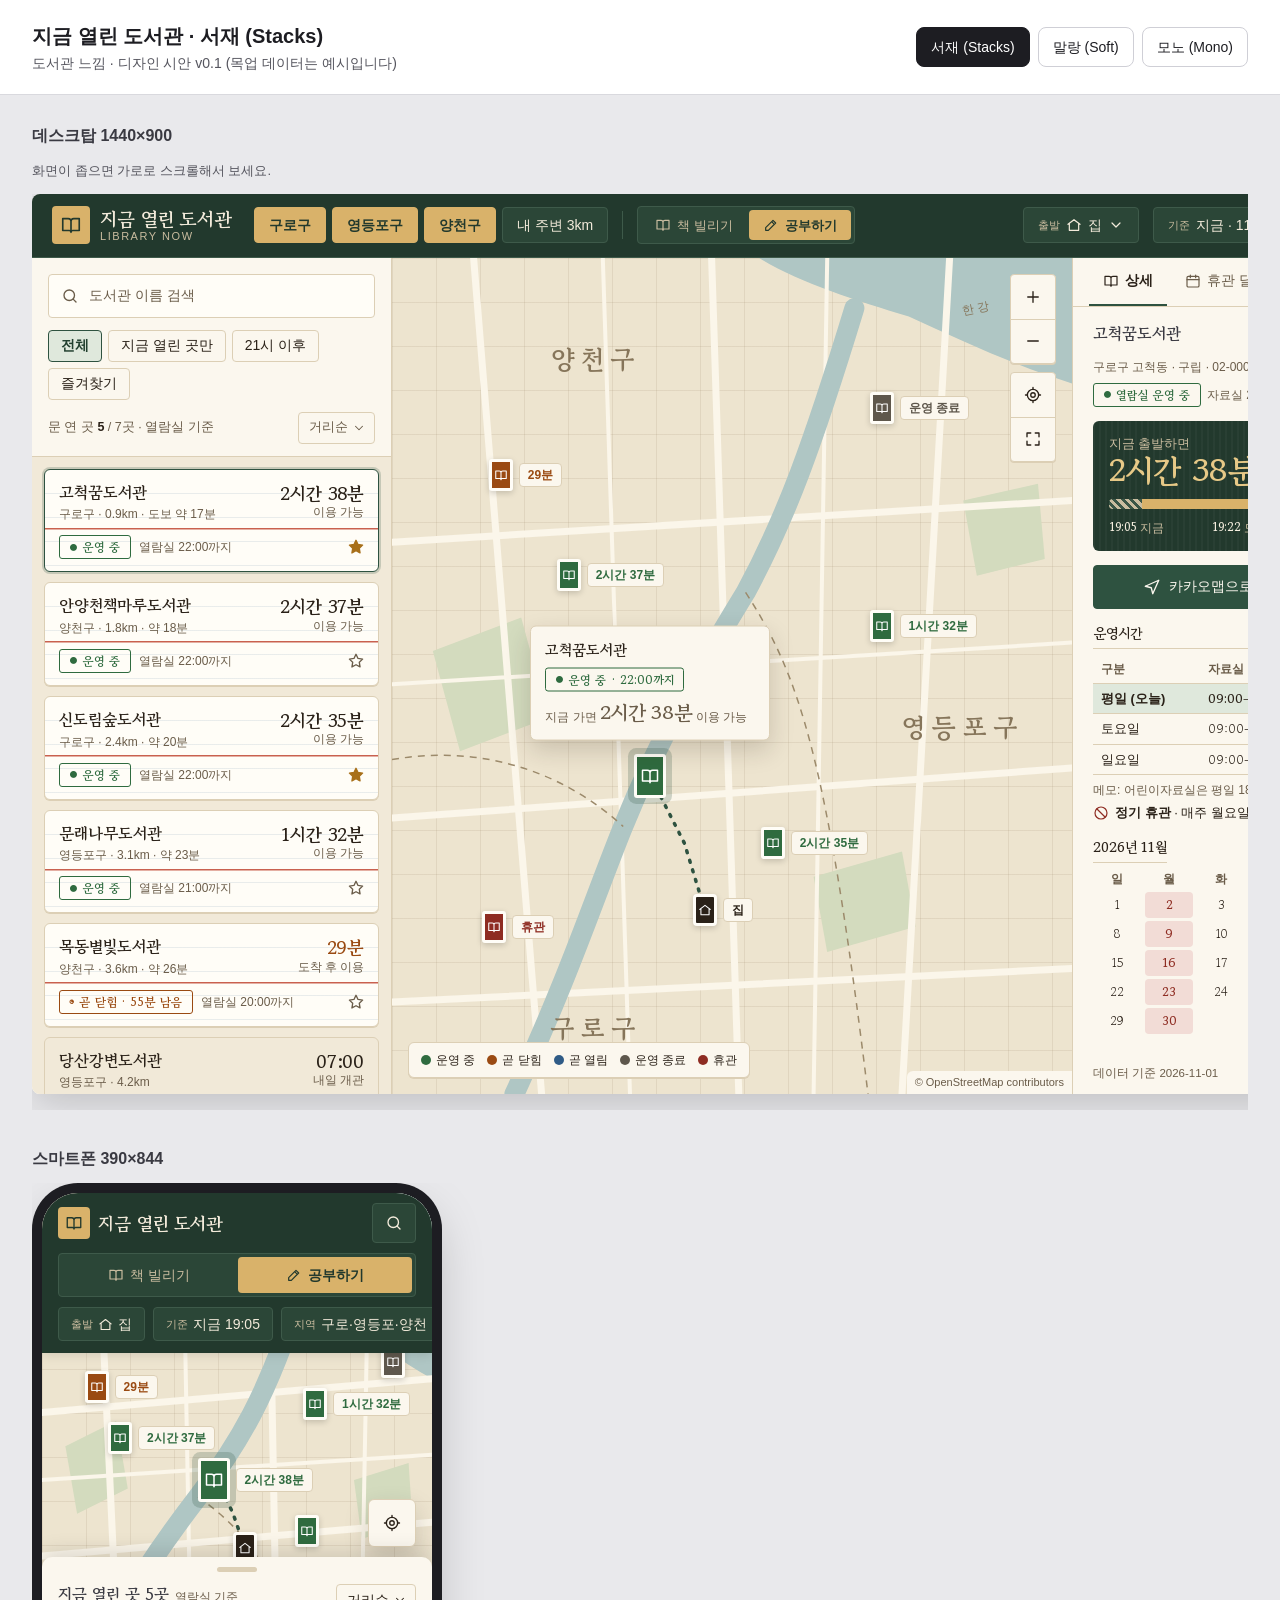
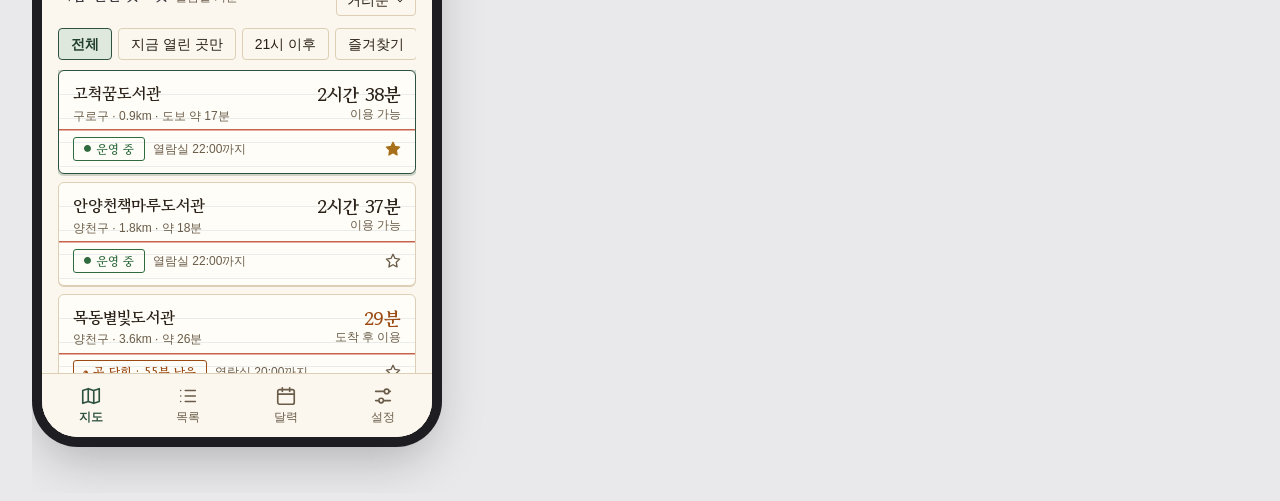
<file: library-now/design-library.html>
<!doctype html>
<html lang="ko">
<head>
<meta charset="utf-8">
<meta name="viewport" content="width=device-width, initial-scale=1">
<title>지금 열린 도서관 · 서재 (Stacks) 시안</title>
<link rel="stylesheet" href="https://fonts.googleapis.com/css2?family=Gowun+Batang:wght@400;700&amp;family=Noto+Sans+KR:wght@400;500;700&amp;display=swap">
<style>

body{margin:0}
/* ===== 테마 토큰: 서재(Stacks) ===== */
.th-library{--font-head:"Gowun Batang",serif;--font-body:"Noto Sans KR",sans-serif;--font-num:"Gowun Batang",serif;--bg:#F4EEE2;--surface:#FBF7EE;--surface-2:#F1E9D8;--card:#FFFDF7;--field:#FFFDF7;--line:#DCCFB5;--text:#2A2118;--muted:#6A5C49;--accent:#2E5240;--accent-ink:#FBF7EE;--accent-soft:#DFE8DC;--accent-strong:#22402F;--accent-ring:rgba(46,82,64,.22);--star:#A8701A;--top-bg:#22392D;--top-text:#F3EBDB;--top-muted:#C9BC9F;--top-line:#3E5A4A;--top-chip:#2B4637;--top-on:#D9B26A;--top-on-ink:#22392D;--logo-bg:#D9B26A;--logo-ink:#22392D;--hero-bg:#22392D;--hero-text:#F7F0E1;--hero-muted:#C9BC9F;--hero-track:#3A5546;--hero-accent:#D9B26A;--open:#2F6B3F;--open-bg:#E1EBD9;--soon:#9A4A12;--soon-bg:#F6E3CC;--opening:#2F5B86;--opening-bg:#DCE6EF;--ended:#5E574C;--ended-bg:#E8E1D3;--closed:#8E2C22;--closed-bg:#F2DCD6;--map-bg:#EDE4CF;--map-grid:rgba(156,138,107,.16);--map-road:#FBF6EA;--map-river:#AFC6C4;--map-park:#D3DBBE;--map-line:#9C8A6B;--map-label:#86755A;--marker-ring:#FFFDF7;--radius:6px;--radius-sm:4px;--pill:4px;--shadow:0 1px 0 #DCCFB5;--pop-shadow:0 10px 24px rgba(42,33,24,.18)}
/* ===== 공통 구조 ===== */
.app,.app *{box-sizing:border-box}
.app{width:100%;min-width:0;height:900px;display:flex;flex-direction:column;background:var(--bg);color:var(--text);font-family:var(--font-body);font-size:14px;line-height:1.5;word-break:keep-all;overflow:hidden}
.app button{font:inherit;color:inherit;cursor:pointer}
.i{width:18px;height:18px;flex:none;fill:none;stroke:currentColor;stroke-width:1.8;stroke-linecap:round;stroke-linejoin:round}
.sr{position:absolute;width:1px;height:1px;overflow:hidden;clip:rect(0 0 0 0);white-space:nowrap}
.num{font-family:var(--font-num);font-weight:700;font-variant-numeric:tabular-nums;letter-spacing:-.01em}
.top{flex:0 0 64px;display:flex;align-items:center;gap:14px;padding:0 20px;background:var(--top-bg);color:var(--top-text);border-bottom:1px solid var(--top-line);flex-wrap:wrap}
.brand{display:flex;align-items:center;gap:10px;min-width:188px}
.logo{width:38px;height:38px;border-radius:var(--radius-sm);background:var(--logo-bg);color:var(--logo-ink);display:grid;place-items:center}
.logo .i{width:22px;height:22px}
.brand-t{display:flex;flex-direction:column;line-height:1.15}
.brand-t b{font-family:var(--font-head);font-size:19px}
.brand-t span{font-size:11px;letter-spacing:.14em;color:var(--top-muted)}
.tgroup{display:flex;align-items:center;gap:6px}
.tchip{height:36px;padding:0 14px;border-radius:var(--pill);border:1px solid var(--top-line);background:var(--top-chip);color:var(--top-text);font-size:13px;display:inline-flex;align-items:center;gap:6px}
.app .tchip{color:var(--top-text)}
.tchip.on{background:var(--top-on);border-color:var(--top-on);font-weight:700}
.app .tchip.on{color:var(--top-on-ink)}
.tchip .i{width:16px;height:16px}
.tlabel{font-size:11px;color:var(--top-muted)}
.vline{width:1px;height:28px;background:var(--top-line)}
.seg{display:inline-flex;padding:3px;gap:2px;border-radius:var(--pill);background:var(--top-chip);border:1px solid var(--top-line)}
.seg button{height:30px;padding:0 14px;border:0;border-radius:var(--pill);background:none;font-size:13px;display:inline-flex;align-items:center;gap:6px}
.app .seg button{color:var(--top-muted)}
.app .seg button.on{background:var(--top-on);color:var(--top-on-ink);font-weight:700}
.seg .i{width:16px;height:16px}
.spacer{flex:1}
.ibtn{width:40px;height:40px;border-radius:var(--radius-sm);border:1px solid var(--top-line);background:var(--top-chip);display:grid;place-items:center}
.app .ibtn{color:var(--top-text)}
.body{flex:1;min-height:0;display:flex;flex-wrap:wrap}
.list{flex:0 0 360px;height:836px;display:flex;flex-direction:column;background:var(--surface);border-right:1px solid var(--line)}
.lhead{padding:16px 16px 12px;display:flex;flex-direction:column;gap:12px;border-bottom:1px solid var(--line)}
.search{display:flex;align-items:center;gap:8px;height:44px;padding:0 12px;border:1px solid var(--line);border-radius:var(--radius-sm);background:var(--field);color:var(--muted)}
.search input{flex:1;min-width:0;border:0;background:none;font:inherit;color:var(--text);outline:none}
.search input::placeholder{color:var(--muted)}
.frow{display:flex;gap:6px;flex-wrap:wrap}
.fchip{height:32px;padding:0 12px;border-radius:var(--pill);border:1px solid var(--line);background:var(--surface);font-size:12.5px;display:inline-flex;align-items:center;gap:5px}
.app .fchip.on{background:var(--accent-soft);border-color:var(--accent);color:var(--accent-strong);font-weight:700}
.lmeta{display:flex;align-items:center;justify-content:space-between;font-size:12.5px;color:var(--muted)}
.lmeta b{color:var(--text)}
.sort{height:30px;padding:0 8px 0 10px;border:1px solid var(--line);border-radius:var(--radius-sm);background:var(--surface);font-size:12.5px;display:inline-flex;align-items:center;gap:4px}
.sort .i{width:14px;height:14px}
.cards{flex:1;min-height:0;overflow:hidden;padding:12px;display:flex;flex-direction:column;gap:10px;background:var(--surface-2)}
.card{padding:12px 14px;border:1px solid var(--line);border-radius:var(--radius);background:var(--card);display:grid;grid-template-columns:minmax(0,1fr) auto;gap:6px 12px;box-shadow:var(--shadow)}
.card.sel{border-color:var(--accent);box-shadow:0 0 0 2px var(--accent-ring)}
.card.off{background:var(--surface-2);box-shadow:none}
.card h3{margin:0;font-family:var(--font-head);font-size:16px;line-height:1.35}
.cleft{display:flex;flex-direction:column;gap:2px;min-width:0}
.csub{font-size:12px;color:var(--muted)}
.cright{display:flex;flex-direction:column;align-items:flex-end;text-align:right}
.cright .num{font-size:18px;line-height:1.25}
.cright small{font-size:11.5px;color:var(--muted)}
.cfoot{grid-column:1 / -1;display:flex;align-items:center;gap:8px;font-size:12px;color:var(--muted)}
.grow{flex:1;min-width:0}
.star{width:32px;height:32px;margin:-6px -8px -6px 0;border:0;background:none;border-radius:var(--radius-sm);display:grid;place-items:center}
.app .star{color:var(--muted)}
.app .star.on{color:var(--star)}
.star.on .i{fill:currentColor}
.warn{color:var(--soon)}
.badge{display:inline-flex;align-items:center;gap:5px;height:24px;padding:0 9px;border-radius:var(--pill);font-size:12px;font-weight:700;white-space:nowrap;background:var(--b-bg);color:var(--b-fg)}
.badge::before{font-size:9px;line-height:1}
.s-open{--b-fg:var(--open);--b-bg:var(--open-bg)}
.s-soon{--b-fg:var(--soon);--b-bg:var(--soon-bg)}
.s-opening{--b-fg:var(--opening);--b-bg:var(--opening-bg)}
.s-ended{--b-fg:var(--ended);--b-bg:var(--ended-bg)}
.s-closed{--b-fg:var(--closed);--b-bg:var(--closed-bg)}
.badge.s-open::before{content:"●"}
.badge.s-soon::before{content:"◔"}
.badge.s-opening::before{content:"○"}
.badge.s-ended::before{content:"◐"}
.badge.s-closed::before{content:"✕"}
.map{flex:999 1 560px;min-width:0;height:836px;position:relative;overflow:hidden;background-color:var(--map-bg);background-image:linear-gradient(var(--map-grid) 1px,transparent 1px),linear-gradient(90deg,var(--map-grid) 1px,transparent 1px);background-size:44px 44px}
.base{position:absolute;inset:0;width:100%;height:100%}
.base *{vector-effect:non-scaling-stroke}
.m-han{fill:var(--map-river)}
.m-park{fill:var(--map-park)}
.m-river{fill:none;stroke:var(--map-river);stroke-width:24;stroke-linecap:round}
.m-road{fill:none;stroke:var(--map-road);stroke-width:8;stroke-linecap:round}
.m-road2{fill:none;stroke:var(--map-road);stroke-width:4;stroke-linecap:round}
.m-bound{fill:none;stroke:var(--map-line);stroke-width:1.5;stroke-dasharray:7 6}
.m-route{fill:none;stroke:var(--accent);stroke-width:3.5;stroke-dasharray:2 8;stroke-linecap:round}
.dlabel{position:absolute;transform:translate(-50%,-50%);font-family:var(--font-head);font-size:26px;font-weight:700;letter-spacing:.24em;color:var(--map-label)}
.wlabel{position:absolute;transform:translate(-50%,-50%) rotate(-52deg);font-size:12px;letter-spacing:.3em;color:var(--map-label)}
.mk{position:absolute;transform:translateY(-50%);margin-left:-15px;display:flex;align-items:center;gap:6px;padding:0;border:0;background:none}
.dot{width:30px;height:30px;border-radius:50%;display:grid;place-items:center;background:var(--b-fg);color:#fff;border:3px solid var(--marker-ring);box-shadow:0 2px 6px rgba(0,0,0,.18)}
.dot .i{width:14px;height:14px}
.tag{padding:2px 8px;border-radius:var(--pill);background:var(--surface);border:1px solid var(--line);font-size:12px;font-weight:700;white-space:nowrap;color:var(--b-fg)}
.mk.sel{margin-left:-22px}
.mk.sel .dot{width:44px;height:44px;box-shadow:0 0 0 6px var(--accent-ring)}
.mk.sel .dot .i{width:20px;height:20px}
.mk.origin .dot{background:var(--text);border-radius:var(--radius-sm)}
.mk.origin .tag{color:var(--text)}
.pop{position:absolute;transform:translate(-50%,calc(-100% - 36px));width:240px;padding:12px 14px;background:var(--surface);border:1px solid var(--line);border-radius:var(--radius);box-shadow:var(--pop-shadow);display:flex;flex-direction:column;gap:6px}
.pop b{font-family:var(--font-head);font-size:15px}
.pop .num{font-size:20px}
.ctrls{position:absolute;right:16px;top:16px;display:flex;flex-direction:column;gap:8px}
.cgrp{display:flex;flex-direction:column;border:1px solid var(--line);border-radius:var(--radius-sm);background:var(--surface);overflow:hidden;box-shadow:var(--shadow)}
.cgrp button{width:44px;height:44px;border:0;background:none;display:grid;place-items:center}
.cgrp button+button{border-top:1px solid var(--line)}
.legend{position:absolute;left:16px;bottom:16px;padding:8px 12px;background:var(--surface);border:1px solid var(--line);border-radius:var(--radius);display:flex;gap:12px;font-size:12px;box-shadow:var(--shadow)}
.legend span{display:inline-flex;align-items:center;gap:5px}
.legend i{width:10px;height:10px;border-radius:50%;background:var(--b-fg)}
.attr{position:absolute;right:0;bottom:0;padding:3px 8px;background:var(--surface);font-size:11px;color:var(--muted);border-top-left-radius:6px}
.detail{flex:0 0 400px;height:836px;display:flex;flex-direction:column;background:var(--surface);border-left:1px solid var(--line)}
.tabs{display:flex;gap:4px;padding:0 16px;border-bottom:1px solid var(--line)}
.tab{height:48px;padding:0 14px;border:0;border-bottom:2px solid transparent;background:none;display:inline-flex;align-items:center;gap:6px}
.app .tab{color:var(--muted)}
.app .tab.on{color:var(--text);font-weight:700;border-bottom-color:var(--accent)}
.tab .i{width:16px;height:16px}
.dbody{flex:1;min-height:0;overflow:hidden;padding:16px 20px 12px;display:flex;flex-direction:column;gap:14px}
.dhead{display:flex;align-items:flex-start;gap:10px}
.dhead h2{margin:0;font-family:var(--font-head);font-size:22px;line-height:1.3}
.dbadges{display:flex;gap:6px;align-items:center;margin-top:6px;font-size:12px;color:var(--muted)}
.hero{padding:14px 16px;border-radius:var(--radius);background:var(--hero-bg);color:var(--hero-text);display:flex;flex-direction:column;gap:10px}
.hero-top{display:flex;align-items:flex-end;justify-content:space-between;gap:8px}
.hero .lbl{font-size:12.5px;color:var(--hero-muted)}
.hero .num{font-size:32px;line-height:1.1;color:var(--hero-num)}
.hero .num small{font-size:15px;margin-left:2px}
.track{height:10px;border-radius:var(--pill);background:var(--hero-track);overflow:hidden;display:flex}
.t-go{width:10%;background:repeating-linear-gradient(45deg,var(--hero-muted) 0 3px,transparent 3px 6px)}
.t-use{flex:1;background:var(--hero-accent)}
.ticks{display:flex;justify-content:space-between;font-size:11.5px;color:var(--hero-muted)}
.ticks b{font-family:var(--font-num);color:var(--hero-text);margin-right:3px}
.acts{display:grid;grid-template-columns:minmax(0,1fr) 44px 44px;gap:8px}
.btn{height:44px;border-radius:var(--radius-sm);border:1px solid var(--line);background:var(--surface);display:inline-flex;align-items:center;justify-content:center;gap:8px;font-weight:700}
.app .btn.pri{background:var(--accent);border-color:var(--accent);color:var(--accent-ink)}
.sec h4{margin:0 0 6px;font-size:12.5px;color:var(--muted);letter-spacing:.04em}
.hours{width:100%;border-collapse:collapse;font-size:13px}
.hours th,.hours td{padding:5px 8px;border-bottom:1px solid var(--line);text-align:left;font-weight:500}
.hours thead th{font-size:12px;color:var(--muted);font-weight:700}
.hours td{font-family:var(--font-num);font-variant-numeric:tabular-nums}
.hours tr.today>*{background:var(--accent-soft);font-weight:700}
.memo{margin-top:6px;font-size:12px;color:var(--muted)}
.rule{display:flex;gap:6px;align-items:center;margin-top:4px;font-size:13px}
.rule .i{width:16px;height:16px;color:var(--closed)}
.calhead{display:flex;justify-content:space-between;align-items:center;margin-bottom:6px}
.calhead h4{margin:0}
.calkey{display:inline-flex;align-items:center;gap:5px;font-size:11.5px;color:var(--muted)}
.calkey i{width:10px;height:10px;border-radius:2px;background:var(--closed-bg);border:1px solid var(--closed)}
.cal{display:grid;grid-template-columns:repeat(7,minmax(0,1fr));gap:3px;text-align:center;font-size:12px}
.cal span{height:26px;display:grid;place-items:center;border-radius:var(--radius-sm);font-family:var(--font-num)}
.cal .h{height:20px;color:var(--muted);font-family:var(--font-body);font-weight:700}
.cal .x{background:var(--closed-bg);color:var(--closed);font-weight:700}
.cal .t{box-shadow:inset 0 0 0 2px var(--accent);font-weight:700}
.src{margin-top:auto;display:flex;justify-content:space-between;font-size:11.5px;color:var(--muted)}
/* ===== 서재 테마 장식 ===== */
.th-library{--hero-num:#E7C987}
.th-library .card{background-image:linear-gradient(#C9614F,#C9614F),repeating-linear-gradient(transparent 0 23px,rgba(120,150,175,.16) 23px 24px);background-size:100% 1.5px,100% 100%;background-repeat:no-repeat,repeat;background-position:0 calc(100% - 42px),0 0}
.th-library .cfoot{padding-top:6px}
.th-library .card.off{background-image:none}
.th-library .badge{background:transparent;border:1.5px solid currentColor;border-radius:3px;font-family:var(--font-head);height:24px}
.th-library .dot{width:24px;height:32px;border-radius:3px}
.th-library .mk{margin-left:-12px}
.th-library .mk.sel{margin-left:-16px}
.th-library .mk.sel .dot{width:32px;height:44px}
.th-library .sec h4,.th-library .calhead h4{font-family:var(--font-head);font-size:14px;color:var(--text);letter-spacing:0}
.th-library .sec h4{border-bottom:1px solid var(--line);padding-bottom:4px}
.th-library .hero{background-image:repeating-linear-gradient(90deg,rgba(255,255,255,.03) 0 2px,transparent 2px 6px)}


body{margin:0}
/* ===== 테마 토큰: 서재(Stacks) ===== */
.th-library{--font-head:"Gowun Batang",serif;--font-body:"Noto Sans KR",sans-serif;--font-num:"Gowun Batang",serif;--bg:#F4EEE2;--surface:#FBF7EE;--surface-2:#F1E9D8;--card:#FFFDF7;--field:#FFFDF7;--line:#DCCFB5;--text:#2A2118;--muted:#6A5C49;--accent:#2E5240;--accent-ink:#FBF7EE;--accent-soft:#DFE8DC;--accent-strong:#22402F;--accent-ring:rgba(46,82,64,.22);--star:#A8701A;--top-bg:#22392D;--top-text:#F3EBDB;--top-muted:#C9BC9F;--top-line:#3E5A4A;--top-chip:#2B4637;--top-on:#D9B26A;--top-on-ink:#22392D;--logo-bg:#D9B26A;--logo-ink:#22392D;--hero-bg:#22392D;--hero-text:#F7F0E1;--hero-muted:#C9BC9F;--hero-track:#3A5546;--hero-accent:#D9B26A;--open:#2F6B3F;--open-bg:#E1EBD9;--soon:#9A4A12;--soon-bg:#F6E3CC;--opening:#2F5B86;--opening-bg:#DCE6EF;--ended:#5E574C;--ended-bg:#E8E1D3;--closed:#8E2C22;--closed-bg:#F2DCD6;--map-bg:#EDE4CF;--map-grid:rgba(156,138,107,.16);--map-road:#FBF6EA;--map-river:#AFC6C4;--map-park:#D3DBBE;--map-line:#9C8A6B;--map-label:#86755A;--marker-ring:#FFFDF7;--radius:6px;--radius-sm:4px;--pill:4px;--shadow:0 1px 0 #DCCFB5;--pop-shadow:0 10px 24px rgba(42,33,24,.18);--sheet-r:10px}
/* ===== 공통 요소 ===== */
.i{width:18px;height:18px;flex:none;fill:none;stroke:currentColor;stroke-width:1.8;stroke-linecap:round;stroke-linejoin:round}
.num{font-family:var(--font-num);font-weight:700;font-variant-numeric:tabular-nums;letter-spacing:-.01em}
.badge{display:inline-flex;align-items:center;gap:5px;height:24px;padding:0 9px;border-radius:var(--pill);font-size:12px;font-weight:700;white-space:nowrap;background:var(--b-bg);color:var(--b-fg)}
.badge::before{font-size:9px;line-height:1}
.s-open{--b-fg:var(--open);--b-bg:var(--open-bg)}
.s-soon{--b-fg:var(--soon);--b-bg:var(--soon-bg)}
.s-opening{--b-fg:var(--opening);--b-bg:var(--opening-bg)}
.s-ended{--b-fg:var(--ended);--b-bg:var(--ended-bg)}
.s-closed{--b-fg:var(--closed);--b-bg:var(--closed-bg)}
.badge.s-open::before{content:"●"}
.badge.s-soon::before{content:"◔"}
.badge.s-ended::before{content:"◐"}
.badge.s-closed::before{content:"✕"}
.base{position:absolute;inset:0;width:100%;height:100%}
.base *{vector-effect:non-scaling-stroke}
.m-han{fill:var(--map-river)}
.m-park{fill:var(--map-park)}
.m-river{fill:none;stroke:var(--map-river);stroke-width:20;stroke-linecap:round}
.m-road{fill:none;stroke:var(--map-road);stroke-width:7;stroke-linecap:round}
.m-road2{fill:none;stroke:var(--map-road);stroke-width:4;stroke-linecap:round}
.m-bound{fill:none;stroke:var(--map-line);stroke-width:1.5;stroke-dasharray:7 6}
.m-route{fill:none;stroke:var(--accent);stroke-width:3.5;stroke-dasharray:2 8;stroke-linecap:round}
.mk{position:absolute;transform:translateY(-50%);margin-left:-15px;display:flex;align-items:center;gap:6px;padding:0;border:0;background:none}
.dot{width:30px;height:30px;border-radius:50%;display:grid;place-items:center;background:var(--b-fg);color:#fff;border:3px solid var(--marker-ring);box-shadow:0 2px 6px rgba(0,0,0,.18)}
.dot .i{width:14px;height:14px}
.tag{padding:2px 8px;border-radius:var(--pill);background:var(--surface);border:1px solid var(--line);font-size:12px;font-weight:700;white-space:nowrap;color:var(--b-fg)}
.mk.sel{margin-left:-22px}
.mk.sel .dot{width:44px;height:44px;box-shadow:0 0 0 6px var(--accent-ring)}
.mk.sel .dot .i{width:20px;height:20px}
.mk.origin .dot{background:var(--text);border-radius:var(--radius-sm)}
.mk.origin .tag{color:var(--text)}
.card{padding:12px 14px;border:1px solid var(--line);border-radius:var(--radius);background:var(--card);display:grid;grid-template-columns:minmax(0,1fr) auto;gap:6px 12px;box-shadow:var(--shadow)}
.card.sel{border-color:var(--accent);box-shadow:0 0 0 2px var(--accent-ring)}
.card h3{margin:0;font-family:var(--font-head);font-size:16px;line-height:1.35}
.cleft{display:flex;flex-direction:column;gap:2px;min-width:0}
.csub{font-size:12px;color:var(--muted)}
.cright{display:flex;flex-direction:column;align-items:flex-end;text-align:right}
.cright .num{font-size:18px;line-height:1.25}
.cright small{font-size:11.5px;color:var(--muted)}
.cfoot{grid-column:1 / -1;display:flex;align-items:center;gap:8px;font-size:12px;color:var(--muted)}
.grow{flex:1;min-width:0}
.star{width:32px;height:32px;margin:-6px -8px -6px 0;border:0;background:none;border-radius:var(--radius-sm);display:grid;place-items:center}
.star.on .i{fill:currentColor}
.fchip{height:32px;padding:0 12px;border-radius:var(--pill);border:1px solid var(--line);background:var(--surface);font-size:12.5px;display:inline-flex;align-items:center;gap:5px;white-space:nowrap}
/* ===== 스마트폰 구조 ===== */
.m,.m *{box-sizing:border-box}
.m{width:390px;height:844px;position:relative;overflow:hidden;background-color:var(--map-bg);background-image:linear-gradient(var(--map-grid) 1px,transparent 1px),linear-gradient(90deg,var(--map-grid) 1px,transparent 1px);background-size:44px 44px;color:var(--text);font-family:var(--font-body);font-size:14px;line-height:1.5;word-break:keep-all}
.m button{font:inherit;color:inherit;cursor:pointer}
.m .star{color:var(--muted)}
.m .star.on{color:var(--star)}
.m .fchip.on{background:var(--accent-soft);border-color:var(--accent);color:var(--accent-strong);font-weight:700}
.mtop{position:absolute;left:0;right:0;top:0;z-index:2;padding:10px 16px 12px;background:var(--top-bg);color:var(--top-text);display:flex;flex-direction:column;gap:10px;box-shadow:0 2px 10px rgba(0,0,0,.12)}
.mrow{display:flex;align-items:center;gap:8px}
.mbrand{display:flex;align-items:center;gap:8px;flex:1;min-width:0}
.mlogo{width:32px;height:32px;border-radius:var(--radius-sm);background:var(--logo-bg);color:var(--logo-ink);display:grid;place-items:center}
.mbrand b{font-family:var(--font-head);font-size:18px}
.mibtn{width:44px;height:40px;border-radius:var(--radius-sm);border:1px solid var(--top-line);background:var(--top-chip);display:grid;place-items:center}
.m .mibtn{color:var(--top-text)}
.mseg{display:flex;padding:3px;gap:2px;border-radius:var(--pill);background:var(--top-chip);border:1px solid var(--top-line)}
.mseg button{flex:1;height:36px;border:0;border-radius:var(--pill);background:none;display:inline-flex;align-items:center;justify-content:center;gap:6px;font-size:14px}
.m .mseg button{color:var(--top-muted)}
.m .mseg button.on{background:var(--top-on);color:var(--top-on-ink);font-weight:700}
.mseg .i{width:16px;height:16px}
.mchip{height:34px;padding:0 12px;border-radius:var(--pill);border:1px solid var(--top-line);background:var(--top-chip);font-size:13px;display:inline-flex;align-items:center;gap:5px;white-space:nowrap}
.m .mchip{color:var(--top-text)}
.mchip .i{width:15px;height:15px}
.mchip span{font-size:11px;color:var(--top-muted)}
.fab{position:absolute;right:16px;top:306px;z-index:2;width:48px;height:48px;border-radius:var(--radius);border:1px solid var(--line);background:var(--surface);display:grid;place-items:center;box-shadow:var(--pop-shadow)}
.sheet{position:absolute;left:0;right:0;bottom:64px;height:416px;z-index:2;padding:6px 16px 0;background:var(--surface);border-radius:var(--sheet-r) var(--sheet-r) 0 0;box-shadow:0 -6px 20px rgba(0,0,0,.12);display:flex;flex-direction:column;gap:10px}
.handle{width:40px;height:5px;border-radius:3px;background:var(--line);margin:4px auto 0}
.shead{display:flex;justify-content:space-between;align-items:center}
.shead h2{margin:0;font-family:var(--font-head);font-size:18px}
.shead h2 small{font-family:var(--font-body);font-size:12px;font-weight:500;color:var(--muted);margin-left:6px}
.sort{height:32px;padding:0 8px 0 10px;border:1px solid var(--line);border-radius:var(--radius-sm);background:var(--surface);font-size:12.5px;display:inline-flex;align-items:center;gap:4px}
.sort .i{width:14px;height:14px}
.mfrow{display:flex;gap:6px;overflow:hidden}
.mcards{flex:1;min-height:0;overflow:hidden;display:flex;flex-direction:column;gap:8px}
.tabbar{position:absolute;left:0;right:0;bottom:0;height:64px;z-index:3;display:grid;grid-template-columns:repeat(4,minmax(0,1fr));background:var(--surface);border-top:1px solid var(--line)}
.tabbar button{border:0;background:none;display:flex;flex-direction:column;align-items:center;justify-content:center;gap:2px;font-size:11.5px}
.m .tabbar button{color:var(--muted)}
.m .tabbar button.on{color:var(--accent);font-weight:700}
.tabbar .i{width:22px;height:22px}
/* ===== 서재 테마 장식 ===== */
.th-library .card{background-image:linear-gradient(#C9614F,#C9614F),repeating-linear-gradient(transparent 0 23px,rgba(120,150,175,.16) 23px 24px);background-size:100% 1.5px,100% 100%;background-repeat:no-repeat,repeat;background-position:0 calc(100% - 42px),0 0}
.th-library .cfoot{padding-top:6px}
.th-library .badge{background:transparent;border:1.5px solid currentColor;border-radius:3px;font-family:var(--font-head)}
.th-library .dot{width:24px;height:32px;border-radius:3px}
.th-library .mk{margin-left:-12px}
.th-library .mk.sel{margin-left:-16px}
.th-library .mk.sel .dot{width:32px;height:44px}

.pg{margin:0;background:#E9E9EC;color:#1d1d22;font:15px/1.6 "Noto Sans KR",-apple-system,"Apple SD Gothic Neo","Malgun Gothic",sans-serif}
.pg-head{display:flex;flex-wrap:wrap;align-items:center;gap:12px 24px;padding:20px 32px;background:#fff;border-bottom:1px solid #d9d9de}
.pg-head h1{margin:0;font-size:20px}
.pg-head p{margin:0;color:#55555e;font-size:14px}
.pg-nav{display:flex;gap:8px;margin-left:auto;flex-wrap:wrap}
.pg-nav a{padding:8px 14px;border:1px solid #cfcfd6;border-radius:8px;color:#1d1d22;text-decoration:none;font-size:14px;background:#fff}
.pg-nav a[aria-current]{background:#1d1d22;color:#fff;border-color:#1d1d22}
.pg-sec{padding:28px 32px 8px}
.pg-sec h2{margin:0 0 12px;font-size:16px;color:#3a3a42}
.pg-stage{overflow-x:auto;padding-bottom:16px}
.pg-frame{width:1440px;box-shadow:0 10px 40px rgba(0,0,0,.18);border-radius:8px;overflow:hidden}
.pg-phone{width:390px;border-radius:36px;overflow:hidden;box-shadow:0 0 0 10px #1d1d22,0 20px 50px rgba(0,0,0,.25);margin:10px 10px 40px}
.pg-note{margin:0 0 12px;font-size:13px;color:#55555e}
@media (max-width:700px){.pg-head,.pg-sec{padding-left:16px;padding-right:16px}}
</style>
</head>
<body class="pg">
<header class="pg-head"><div><h1>지금 열린 도서관 · 서재 (Stacks)</h1><p>도서관 느낌 · 디자인 시안 v0.1 (목업 데이터는 예시입니다)</p></div><nav class="pg-nav" aria-label="시안 선택"><a href="design-library.html" aria-current="page">서재 (Stacks)</a><a href="design-pastel.html">말랑 (Soft)</a><a href="design-mono.html">모노 (Mono)</a></nav></header>
<section class="pg-sec"><h2>데스크탑 1440×900</h2><p class="pg-note">화면이 좁으면 가로로 스크롤해서 보세요.</p><div class="pg-stage"><div class="pg-frame">
<div class="app th-library">
<header class="top">
<div class="brand"><span class="logo"><svg class="i" viewBox="0 0 24 24" aria-hidden="true"><path d="M3 5h6a3 3 0 0 1 3 3v12a2 2 0 0 0-2-2H3zM21 5h-6a3 3 0 0 0-3 3v12a2 2 0 0 1 2-2h7z"></path></svg></span><span class="brand-t"><b>지금 열린 도서관</b><span>LIBRARY NOW</span></span></div>
<div class="tgroup" role="group" aria-label="지역 선택">
<button class="tchip on" type="button" aria-pressed="true">구로구</button>
<button class="tchip on" type="button" aria-pressed="true">영등포구</button>
<button class="tchip on" type="button" aria-pressed="true">양천구</button>
<button class="tchip" type="button" aria-pressed="false">내 주변 3km</button>
</div>
<span class="vline"></span>
<div class="seg" role="group" aria-label="이용 모드">
<button type="button" aria-pressed="false"><svg class="i" viewBox="0 0 24 24" aria-hidden="true"><path d="M3 5h6a3 3 0 0 1 3 3v12a2 2 0 0 0-2-2H3zM21 5h-6a3 3 0 0 0-3 3v12a2 2 0 0 1 2-2h7z"></path></svg>책 빌리기</button>
<button class="on" type="button" aria-pressed="true"><svg class="i" viewBox="0 0 24 24" aria-hidden="true"><path d="M4 20h4L19 9l-4-4L4 16z M13 7l4 4"></path></svg>공부하기</button>
</div>
<span class="spacer"></span>
<button class="tchip" type="button"><span class="tlabel">출발</span><svg class="i" viewBox="0 0 24 24" aria-hidden="true"><path d="M3 11 12 4l9 7M5 10v10h14V10"></path></svg>집<svg class="i" viewBox="0 0 24 24" aria-hidden="true"><path d="m6 9 6 6 6-6"></path></svg></button>
<button class="tchip" type="button"><span class="tlabel">기준</span>지금 · 11월 18일(수) 19:05<svg class="i" viewBox="0 0 24 24" aria-hidden="true"><path d="m6 9 6 6 6-6"></path></svg></button>
<button class="ibtn" type="button" aria-label="설정"><svg class="i" viewBox="0 0 24 24" aria-hidden="true"><path d="M4 7h9M19 7h1M4 17h3M13 17h7"></path><circle cx="16" cy="7" r="2.5"></circle><circle cx="10" cy="17" r="2.5"></circle></svg></button>
</header>
<div class="body">
<section class="list" aria-label="도서관 목록">
<div class="lhead">
<label class="search"><svg class="i" viewBox="0 0 24 24" aria-hidden="true"><circle cx="11" cy="11" r="7"></circle><path d="m20 20-3.5-3.5"></path></svg><span class="sr">도서관 이름 검색</span><input type="search" placeholder="도서관 이름 검색"></label>
<div class="frow">
<button class="fchip on" type="button" aria-pressed="true">전체</button>
<button class="fchip" type="button" aria-pressed="false">지금 열린 곳만</button>
<button class="fchip" type="button" aria-pressed="false">21시 이후</button>
<button class="fchip" type="button" aria-pressed="false">즐겨찾기</button>
</div>
<div class="lmeta"><span>문 연 곳 <b>5</b> / 7곳 · 열람실 기준</span><button class="sort" type="button">거리순<svg class="i" viewBox="0 0 24 24" aria-hidden="true"><path d="m6 9 6 6 6-6"></path></svg></button></div>
</div>
<div class="cards">
<article class="card sel">
<div class="cleft"><h3>고척꿈도서관</h3><span class="csub">구로구 · 0.9km · 도보 약 17분</span></div>
<div class="cright"><span class="num">2시간 38분</span><small>이용 가능</small></div>
<div class="cfoot"><span class="badge s-open">운영 중</span><span class="grow">열람실 22:00까지</span><button class="star on" type="button" aria-label="즐겨찾기 해제"><svg class="i" viewBox="0 0 24 24" aria-hidden="true"><path d="m12 3 2.7 5.6 6.1.9-4.4 4.3 1 6.1L12 17l-5.4 2.9 1-6.1-4.4-4.3 6.1-.9z"></path></svg></button></div>
</article>
<article class="card">
<div class="cleft"><h3>안양천책마루도서관</h3><span class="csub">양천구 · 1.8km · 약 18분</span></div>
<div class="cright"><span class="num">2시간 37분</span><small>이용 가능</small></div>
<div class="cfoot"><span class="badge s-open">운영 중</span><span class="grow">열람실 22:00까지</span><button class="star" type="button" aria-label="즐겨찾기 추가"><svg class="i" viewBox="0 0 24 24" aria-hidden="true"><path d="m12 3 2.7 5.6 6.1.9-4.4 4.3 1 6.1L12 17l-5.4 2.9 1-6.1-4.4-4.3 6.1-.9z"></path></svg></button></div>
</article>
<article class="card">
<div class="cleft"><h3>신도림숲도서관</h3><span class="csub">구로구 · 2.4km · 약 20분</span></div>
<div class="cright"><span class="num">2시간 35분</span><small>이용 가능</small></div>
<div class="cfoot"><span class="badge s-open">운영 중</span><span class="grow">열람실 22:00까지</span><button class="star on" type="button" aria-label="즐겨찾기 해제"><svg class="i" viewBox="0 0 24 24" aria-hidden="true"><path d="m12 3 2.7 5.6 6.1.9-4.4 4.3 1 6.1L12 17l-5.4 2.9 1-6.1-4.4-4.3 6.1-.9z"></path></svg></button></div>
</article>
<article class="card">
<div class="cleft"><h3>문래나무도서관</h3><span class="csub">영등포구 · 3.1km · 약 23분</span></div>
<div class="cright"><span class="num">1시간 32분</span><small>이용 가능</small></div>
<div class="cfoot"><span class="badge s-open">운영 중</span><span class="grow">열람실 21:00까지</span><button class="star" type="button" aria-label="즐겨찾기 추가"><svg class="i" viewBox="0 0 24 24" aria-hidden="true"><path d="m12 3 2.7 5.6 6.1.9-4.4 4.3 1 6.1L12 17l-5.4 2.9 1-6.1-4.4-4.3 6.1-.9z"></path></svg></button></div>
</article>
<article class="card">
<div class="cleft"><h3>목동별빛도서관</h3><span class="csub">양천구 · 3.6km · 약 26분</span></div>
<div class="cright"><span class="num warn">29분</span><small>도착 후 이용</small></div>
<div class="cfoot"><span class="badge s-soon">곧 닫힘 · 55분 남음</span><span class="grow">열람실 20:00까지</span><button class="star" type="button" aria-label="즐겨찾기 추가"><svg class="i" viewBox="0 0 24 24" aria-hidden="true"><path d="m12 3 2.7 5.6 6.1.9-4.4 4.3 1 6.1L12 17l-5.4 2.9 1-6.1-4.4-4.3 6.1-.9z"></path></svg></button></div>
</article>
<article class="card off">
<div class="cleft"><h3>당산강변도서관</h3><span class="csub">영등포구 · 4.2km</span></div>
<div class="cright"><span class="num">07:00</span><small>내일 개관</small></div>
<div class="cfoot"><span class="badge s-ended">오늘 운영 종료</span><span class="grow">열람실 18:00 마감</span></div>
</article>
<article class="card off">
<div class="cleft"><h3>개봉해맑은도서관</h3><span class="csub">구로구 · 2.7km</span></div>
<div class="cright"><span class="num">09:00</span><small>내일 개관</small></div>
<div class="cfoot"><span class="badge s-closed">오늘 휴관</span><span class="grow">매월 셋째 수요일</span></div>
</article>
</div>
</section>
<section class="map" aria-label="도서관 지도">
<svg class="base" viewBox="0 0 100 100" preserveAspectRatio="none" aria-hidden="true">
<path class="m-han" d="M54 0 L100 0 L100 15 C92 13 84 10 76 7 C68 5 60 3 54 0 Z"></path>
<path class="m-park" d="M6 47 L19 43 L23 55 L10 59 Z"></path>
<path class="m-park" d="M62 74 L75 71 L77 80 L64 83 Z"></path>
<path class="m-park" d="M84 29 L95 27 L96 36 L86 38 Z"></path>
<path class="m-road" d="M0 34 L100 29"></path>
<path class="m-road" d="M0 67 L100 61"></path>
<path class="m-road" d="M0 89 L100 85"></path>
<path class="m-road" d="M12 0 L22 100"></path>
<path class="m-road" d="M47 0 L51 100"></path>
<path class="m-road" d="M82 0 L75 100"></path>
<path class="m-road2" d="M0 51 L100 46"></path>
<path class="m-road2" d="M31 0 L35 100"></path>
<path class="m-road2" d="M64 0 L62 100"></path>
<path class="m-river" d="M18 100 C26 86 30 76 34 68 C40 56 46 48 52 40 C58 31 62 22 68 6"></path>
<path class="m-bound" d="M0 60 C14 58 26 62 34 68"></path>
<path class="m-bound" d="M52 40 C60 50 64 60 70 100"></path>
<path class="m-route" d="M46 78 L43 70 L38 62"></path>
</svg>
<span class="dlabel" style="left:30%;top:12%">양천구</span>
<span class="dlabel" style="left:84%;top:56%">영등포구</span>
<span class="dlabel" style="left:30%;top:92%">구로구</span>
<span class="wlabel" style="left:47%;top:47%">안양천</span>
<span class="wlabel" style="left:86%;top:6%;transform:translate(-50%,-50%) rotate(-12deg)">한강</span>
<button class="mk s-soon" type="button" style="left:16%;top:26%" aria-label="목동별빛도서관, 곧 닫힘"><span class="dot"><svg class="i" viewBox="0 0 24 24" aria-hidden="true"><path d="M3 5h6a3 3 0 0 1 3 3v12a2 2 0 0 0-2-2H3zM21 5h-6a3 3 0 0 0-3 3v12a2 2 0 0 1 2-2h7z"></path></svg></span><span class="tag">29분</span></button>
<button class="mk s-open" type="button" style="left:26%;top:38%" aria-label="안양천책마루도서관, 운영 중"><span class="dot"><svg class="i" viewBox="0 0 24 24" aria-hidden="true"><path d="M3 5h6a3 3 0 0 1 3 3v12a2 2 0 0 0-2-2H3zM21 5h-6a3 3 0 0 0-3 3v12a2 2 0 0 1 2-2h7z"></path></svg></span><span class="tag">2시간 37분</span></button>
<button class="mk s-ended" type="button" style="left:72%;top:18%" aria-label="당산강변도서관, 오늘 운영 종료"><span class="dot"><svg class="i" viewBox="0 0 24 24" aria-hidden="true"><path d="M3 5h6a3 3 0 0 1 3 3v12a2 2 0 0 0-2-2H3zM21 5h-6a3 3 0 0 0-3 3v12a2 2 0 0 1 2-2h7z"></path></svg></span><span class="tag">운영 종료</span></button>
<button class="mk s-open" type="button" style="left:72%;top:44%" aria-label="문래나무도서관, 운영 중"><span class="dot"><svg class="i" viewBox="0 0 24 24" aria-hidden="true"><path d="M3 5h6a3 3 0 0 1 3 3v12a2 2 0 0 0-2-2H3zM21 5h-6a3 3 0 0 0-3 3v12a2 2 0 0 1 2-2h7z"></path></svg></span><span class="tag">1시간 32분</span></button>
<button class="mk s-open" type="button" style="left:56%;top:70%" aria-label="신도림숲도서관, 운영 중"><span class="dot"><svg class="i" viewBox="0 0 24 24" aria-hidden="true"><path d="M3 5h6a3 3 0 0 1 3 3v12a2 2 0 0 0-2-2H3zM21 5h-6a3 3 0 0 0-3 3v12a2 2 0 0 1 2-2h7z"></path></svg></span><span class="tag">2시간 35분</span></button>
<button class="mk s-closed" type="button" style="left:15%;top:80%" aria-label="개봉해맑은도서관, 오늘 휴관"><span class="dot"><svg class="i" viewBox="0 0 24 24" aria-hidden="true"><path d="M3 5h6a3 3 0 0 1 3 3v12a2 2 0 0 0-2-2H3zM21 5h-6a3 3 0 0 0-3 3v12a2 2 0 0 1 2-2h7z"></path></svg></span><span class="tag">휴관</span></button>
<button class="mk origin" type="button" style="left:46%;top:78%" aria-label="출발지: 집"><span class="dot"><svg class="i" viewBox="0 0 24 24" aria-hidden="true"><path d="M3 11 12 4l9 7M5 10v10h14V10"></path></svg></span><span class="tag">집</span></button>
<button class="mk sel s-open" type="button" style="left:38%;top:62%" aria-label="고척꿈도서관, 선택됨"><span class="dot"><svg class="i" viewBox="0 0 24 24" aria-hidden="true"><path d="M3 5h6a3 3 0 0 1 3 3v12a2 2 0 0 0-2-2H3zM21 5h-6a3 3 0 0 0-3 3v12a2 2 0 0 1 2-2h7z"></path></svg></span></button>
<div class="pop" style="left:38%;top:62%"><b>고척꿈도서관</b><span><span class="badge s-open">운영 중 · 22:00까지</span></span><span class="csub">지금 가면 <span class="num">2시간 38분</span> 이용 가능</span></div>
<div class="ctrls">
<div class="cgrp"><button type="button" aria-label="확대"><svg class="i" viewBox="0 0 24 24" aria-hidden="true"><path d="M12 5v14M5 12h14"></path></svg></button><button type="button" aria-label="축소"><svg class="i" viewBox="0 0 24 24" aria-hidden="true"><path d="M5 12h14"></path></svg></button></div>
<div class="cgrp"><button type="button" aria-label="내 위치로 이동"><svg class="i" viewBox="0 0 24 24" aria-hidden="true"><circle cx="12" cy="12" r="3"></circle><circle cx="12" cy="12" r="7.5"></circle><path d="M12 2v2.5M12 19.5V22M2 12h2.5M19.5 12H22"></path></svg></button><button type="button" aria-label="전체 보기"><svg class="i" viewBox="0 0 24 24" aria-hidden="true"><path d="M4 9V4h5M20 9V4h-5M4 15v5h5M20 15v5h-5"></path></svg></button></div>
</div>
<div class="legend" aria-label="범례"><span><i class="s-open"></i>운영 중</span><span><i class="s-soon"></i>곧 닫힘</span><span><i class="s-opening"></i>곧 열림</span><span><i class="s-ended"></i>운영 종료</span><span><i class="s-closed"></i>휴관</span></div>
<span class="attr">© OpenStreetMap contributors</span>
</section>
<aside class="detail" aria-label="도서관 상세">
<div class="tabs" role="tablist">
<button class="tab on" type="button" role="tab" aria-selected="true"><svg class="i" viewBox="0 0 24 24" aria-hidden="true"><path d="M3 5h6a3 3 0 0 1 3 3v12a2 2 0 0 0-2-2H3zM21 5h-6a3 3 0 0 0-3 3v12a2 2 0 0 1 2-2h7z"></path></svg>상세</button>
<button class="tab" type="button" role="tab" aria-selected="false"><svg class="i" viewBox="0 0 24 24" aria-hidden="true"><rect x="3" y="5" width="18" height="16" rx="2"></rect><path d="M3 10h18M8 3v4M16 3v4"></path></svg>휴관 달력</button>
</div>
<div class="dbody">
<div class="dhead">
<div class="grow"><h2>고척꿈도서관</h2><span class="csub">구로구 고척동 · 구립 · 02-000-0000</span>
<div class="dbadges"><span class="badge s-open">열람실 운영 중</span><span>자료실 20:00까지</span></div></div>
<button class="star on" type="button" aria-label="즐겨찾기 해제"><svg class="i" viewBox="0 0 24 24" aria-hidden="true"><path d="m12 3 2.7 5.6 6.1.9-4.4 4.3 1 6.1L12 17l-5.4 2.9 1-6.1-4.4-4.3 6.1-.9z"></path></svg></button>
</div>
<div class="hero">
<div class="hero-top"><div><div class="lbl">지금 출발하면</div><div class="num">2시간 38분<small>이용 가능</small></div></div><div class="lbl">열람실 22:00 마감</div></div>
<div class="track" aria-hidden="true"><span class="t-go"></span><span class="t-use"></span></div>
<div class="ticks"><span><b>19:05</b>지금</span><span><b>19:22</b>도착 · 도보 17분</span><span><b>22:00</b>마감</span></div>
</div>
<div class="acts">
<button class="btn pri" type="button"><svg class="i" viewBox="0 0 24 24" aria-hidden="true"><path d="M3 11 21 3l-8 18-2-8z"></path></svg>카카오맵으로 길찾기</button>
<button class="btn" type="button" aria-label="주소 복사"><svg class="i" viewBox="0 0 24 24" aria-hidden="true"><rect x="8" y="8" width="12" height="12" rx="2"></rect><path d="M16 8V6a2 2 0 0 0-2-2H6a2 2 0 0 0-2 2v8a2 2 0 0 0 2 2h2"></path></svg></button>
<button class="btn" type="button" aria-label="홈페이지"><svg class="i" viewBox="0 0 24 24" aria-hidden="true"><path d="M10 14a4 4 0 0 0 5.7 0l3-3a4 4 0 0 0-5.7-5.7l-1 1M14 10a4 4 0 0 0-5.7 0l-3 3a4 4 0 0 0 5.7 5.7l1-1"></path></svg></button>
</div>
<div class="sec">
<h4>운영시간</h4>
<table class="hours">
<thead><tr><th scope="col">구분</th><th scope="col">자료실</th><th scope="col">열람실</th></tr></thead>
<tbody>
<tr class="today"><th scope="row">평일 (오늘)</th><td>09:00–20:00</td><td>07:00–22:00</td></tr>
<tr><th scope="row">토요일</th><td>09:00–17:00</td><td>07:00–22:00</td></tr>
<tr><th scope="row">일요일</th><td>09:00–17:00</td><td>07:00–22:00</td></tr>
</tbody>
</table>
<div class="memo">메모: 어린이자료실은 평일 18:00까지</div>
<div class="rule"><svg class="i" viewBox="0 0 24 24" aria-hidden="true"><circle cx="12" cy="12" r="9"></circle><path d="M6 6l12 12"></path></svg><span><b>정기 휴관</b> · 매주 월요일, 법정공휴일</span></div>
</div>
<div class="sec">
<div class="calhead"><h4>2026년 11월</h4><span class="calkey"><i></i>휴관일</span></div>
<div class="cal">
<span class="h">일</span><span class="h">월</span><span class="h">화</span><span class="h">수</span><span class="h">목</span><span class="h">금</span><span class="h">토</span>
<span>1</span><span class="x">2</span><span>3</span><span>4</span><span>5</span><span>6</span><span>7</span>
<span>8</span><span class="x">9</span><span>10</span><span>11</span><span>12</span><span>13</span><span>14</span>
<span>15</span><span class="x">16</span><span>17</span><span class="t">18</span><span>19</span><span>20</span><span>21</span>
<span>22</span><span class="x">23</span><span>24</span><span>25</span><span>26</span><span>27</span><span>28</span>
<span>29</span><span class="x">30</span><span></span><span></span><span></span><span></span><span></span>
</div>
</div>
<div class="src"><span>데이터 기준 2026-11-01</span><span>홈페이지 확인 2026-11-15</span></div>
</div>
</aside>
</div>
</div>
</div></div></section>
<section class="pg-sec"><h2>스마트폰 390×844</h2><div class="pg-stage"><div class="pg-phone">
<div class="m th-library">
<svg class="base" viewBox="0 0 100 100" preserveAspectRatio="none" aria-hidden="true">
<path class="m-han" d="M54 0 L100 0 L100 22 C92 20 84 17 76 14 C68 11 60 8 54 0 Z"></path>
<path class="m-park" d="M6 30 L19 27 L22 35 L9 38 Z"></path>
<path class="m-park" d="M80 34 L94 32 L95 39 L82 41 Z"></path>
<path class="m-road" d="M0 26 L100 22"></path>
<path class="m-road" d="M0 43 L100 39"></path>
<path class="m-road" d="M14 0 L24 100"></path>
<path class="m-road" d="M58 0 L62 100"></path>
<path class="m-road2" d="M0 34 L100 31"></path>
<path class="m-road2" d="M36 0 L40 100"></path>
<path class="m-road2" d="M84 0 L80 100"></path>
<path class="m-river" d="M8 60 C18 50 30 42 40 36 C50 30 58 24 66 12"></path>
<path class="m-bound" d="M40 36 C52 40 60 44 70 60"></path>
<path class="m-route" d="M52 42 L49 38 L46 35"></path>
</svg>
<header class="mtop">
<div class="mrow">
<div class="mbrand"><span class="mlogo"><svg class="i" viewBox="0 0 24 24" aria-hidden="true"><path d="M3 5h6a3 3 0 0 1 3 3v12a2 2 0 0 0-2-2H3zM21 5h-6a3 3 0 0 0-3 3v12a2 2 0 0 1 2-2h7z"></path></svg></span><b>지금 열린 도서관</b></div>
<button class="mibtn" type="button" aria-label="검색"><svg class="i" viewBox="0 0 24 24" aria-hidden="true"><circle cx="11" cy="11" r="7"></circle><path d="m20 20-3.5-3.5"></path></svg></button>
</div>
<div class="mseg" role="group" aria-label="이용 모드">
<button type="button" aria-pressed="false"><svg class="i" viewBox="0 0 24 24" aria-hidden="true"><path d="M3 5h6a3 3 0 0 1 3 3v12a2 2 0 0 0-2-2H3zM21 5h-6a3 3 0 0 0-3 3v12a2 2 0 0 1 2-2h7z"></path></svg>책 빌리기</button>
<button class="on" type="button" aria-pressed="true"><svg class="i" viewBox="0 0 24 24" aria-hidden="true"><path d="M4 20h4L19 9l-4-4L4 16z M13 7l4 4"></path></svg>공부하기</button>
</div>
<div class="mrow">
<button class="mchip" type="button"><span>출발</span><svg class="i" viewBox="0 0 24 24" aria-hidden="true"><path d="M3 11 12 4l9 7M5 10v10h14V10"></path></svg>집</button>
<button class="mchip" type="button"><span>기준</span>지금 19:05</button>
<button class="mchip" type="button"><span>지역</span>구로·영등포·양천</button>
</div>
</header>
<button class="mk s-soon" type="button" style="left:14%;top:23%" aria-label="목동별빛도서관, 곧 닫힘"><span class="dot"><svg class="i" viewBox="0 0 24 24" aria-hidden="true"><path d="M3 5h6a3 3 0 0 1 3 3v12a2 2 0 0 0-2-2H3zM21 5h-6a3 3 0 0 0-3 3v12a2 2 0 0 1 2-2h7z"></path></svg></span><span class="tag">29분</span></button>
<button class="mk s-open" type="button" style="left:20%;top:29%" aria-label="안양천책마루도서관, 운영 중"><span class="dot"><svg class="i" viewBox="0 0 24 24" aria-hidden="true"><path d="M3 5h6a3 3 0 0 1 3 3v12a2 2 0 0 0-2-2H3zM21 5h-6a3 3 0 0 0-3 3v12a2 2 0 0 1 2-2h7z"></path></svg></span><span class="tag">2시간 37분</span></button>
<button class="mk s-open" type="button" style="left:70%;top:25%" aria-label="문래나무도서관, 운영 중"><span class="dot"><svg class="i" viewBox="0 0 24 24" aria-hidden="true"><path d="M3 5h6a3 3 0 0 1 3 3v12a2 2 0 0 0-2-2H3zM21 5h-6a3 3 0 0 0-3 3v12a2 2 0 0 1 2-2h7z"></path></svg></span><span class="tag">1시간 32분</span></button>
<button class="mk s-ended" type="button" style="left:90%;top:20%" aria-label="당산강변도서관, 오늘 운영 종료"><span class="dot"><svg class="i" viewBox="0 0 24 24" aria-hidden="true"><path d="M3 5h6a3 3 0 0 1 3 3v12a2 2 0 0 0-2-2H3zM21 5h-6a3 3 0 0 0-3 3v12a2 2 0 0 1 2-2h7z"></path></svg></span></button>
<button class="mk s-open" type="button" style="left:68%;top:40%" aria-label="신도림숲도서관, 운영 중"><span class="dot"><svg class="i" viewBox="0 0 24 24" aria-hidden="true"><path d="M3 5h6a3 3 0 0 1 3 3v12a2 2 0 0 0-2-2H3zM21 5h-6a3 3 0 0 0-3 3v12a2 2 0 0 1 2-2h7z"></path></svg></span></button>
<button class="mk origin" type="button" style="left:52%;top:42%" aria-label="출발지: 집"><span class="dot"><svg class="i" viewBox="0 0 24 24" aria-hidden="true"><path d="M3 11 12 4l9 7M5 10v10h14V10"></path></svg></span></button>
<button class="mk sel s-open" type="button" style="left:44%;top:34%" aria-label="고척꿈도서관, 선택됨"><span class="dot"><svg class="i" viewBox="0 0 24 24" aria-hidden="true"><path d="M3 5h6a3 3 0 0 1 3 3v12a2 2 0 0 0-2-2H3zM21 5h-6a3 3 0 0 0-3 3v12a2 2 0 0 1 2-2h7z"></path></svg></span><span class="tag">2시간 38분</span></button>
<button class="fab" type="button" aria-label="내 위치로 이동"><svg class="i" viewBox="0 0 24 24" aria-hidden="true"><circle cx="12" cy="12" r="3"></circle><circle cx="12" cy="12" r="7.5"></circle><path d="M12 2v2.5M12 19.5V22M2 12h2.5M19.5 12H22"></path></svg></button>
<section class="sheet" aria-label="도서관 목록">
<div class="handle"></div>
<div class="shead"><h2>지금 열린 곳 5곳<small>열람실 기준</small></h2><button class="sort" type="button">거리순<svg class="i" viewBox="0 0 24 24" aria-hidden="true"><path d="m6 9 6 6 6-6"></path></svg></button></div>
<div class="mfrow">
<button class="fchip on" type="button" aria-pressed="true">전체</button>
<button class="fchip" type="button" aria-pressed="false">지금 열린 곳만</button>
<button class="fchip" type="button" aria-pressed="false">21시 이후</button>
<button class="fchip" type="button" aria-pressed="false">즐겨찾기</button>
</div>
<div class="mcards">
<article class="card sel">
<div class="cleft"><h3>고척꿈도서관</h3><span class="csub">구로구 · 0.9km · 도보 약 17분</span></div>
<div class="cright"><span class="num">2시간 38분</span><small>이용 가능</small></div>
<div class="cfoot"><span class="badge s-open">운영 중</span><span class="grow">열람실 22:00까지</span><button class="star on" type="button" aria-label="즐겨찾기 해제"><svg class="i" viewBox="0 0 24 24" aria-hidden="true"><path d="m12 3 2.7 5.6 6.1.9-4.4 4.3 1 6.1L12 17l-5.4 2.9 1-6.1-4.4-4.3 6.1-.9z"></path></svg></button></div>
</article>
<article class="card">
<div class="cleft"><h3>안양천책마루도서관</h3><span class="csub">양천구 · 1.8km · 약 18분</span></div>
<div class="cright"><span class="num">2시간 37분</span><small>이용 가능</small></div>
<div class="cfoot"><span class="badge s-open">운영 중</span><span class="grow">열람실 22:00까지</span><button class="star" type="button" aria-label="즐겨찾기 추가"><svg class="i" viewBox="0 0 24 24" aria-hidden="true"><path d="m12 3 2.7 5.6 6.1.9-4.4 4.3 1 6.1L12 17l-5.4 2.9 1-6.1-4.4-4.3 6.1-.9z"></path></svg></button></div>
</article>
<article class="card">
<div class="cleft"><h3>목동별빛도서관</h3><span class="csub">양천구 · 3.6km · 약 26분</span></div>
<div class="cright"><span class="num" style="color:var(--soon)">29분</span><small>도착 후 이용</small></div>
<div class="cfoot"><span class="badge s-soon">곧 닫힘 · 55분 남음</span><span class="grow">열람실 20:00까지</span><button class="star" type="button" aria-label="즐겨찾기 추가"><svg class="i" viewBox="0 0 24 24" aria-hidden="true"><path d="m12 3 2.7 5.6 6.1.9-4.4 4.3 1 6.1L12 17l-5.4 2.9 1-6.1-4.4-4.3 6.1-.9z"></path></svg></button></div>
</article>
</div>
</section>
<nav class="tabbar" aria-label="주요 메뉴">
<button class="on" type="button" aria-current="page"><svg class="i" viewBox="0 0 24 24" aria-hidden="true"><path d="M9 4 3 6v14l6-2 6 2 6-2V4l-6 2zM9 4v14M15 6v14"></path></svg>지도</button>
<button type="button"><svg class="i" viewBox="0 0 24 24" aria-hidden="true"><path d="M9 6h11M9 12h11M9 18h11M4 6h.01M4 12h.01M4 18h.01"></path></svg>목록</button>
<button type="button"><svg class="i" viewBox="0 0 24 24" aria-hidden="true"><rect x="3" y="5" width="18" height="16" rx="2"></rect><path d="M3 10h18M8 3v4M16 3v4"></path></svg>달력</button>
<button type="button"><svg class="i" viewBox="0 0 24 24" aria-hidden="true"><path d="M4 7h9M19 7h1M4 17h3M13 17h7"></path><circle cx="16" cy="7" r="2.5"></circle><circle cx="10" cy="17" r="2.5"></circle></svg>설정</button>
</nav>
</div>
</div></div></section>
</body>
</html>
</file>
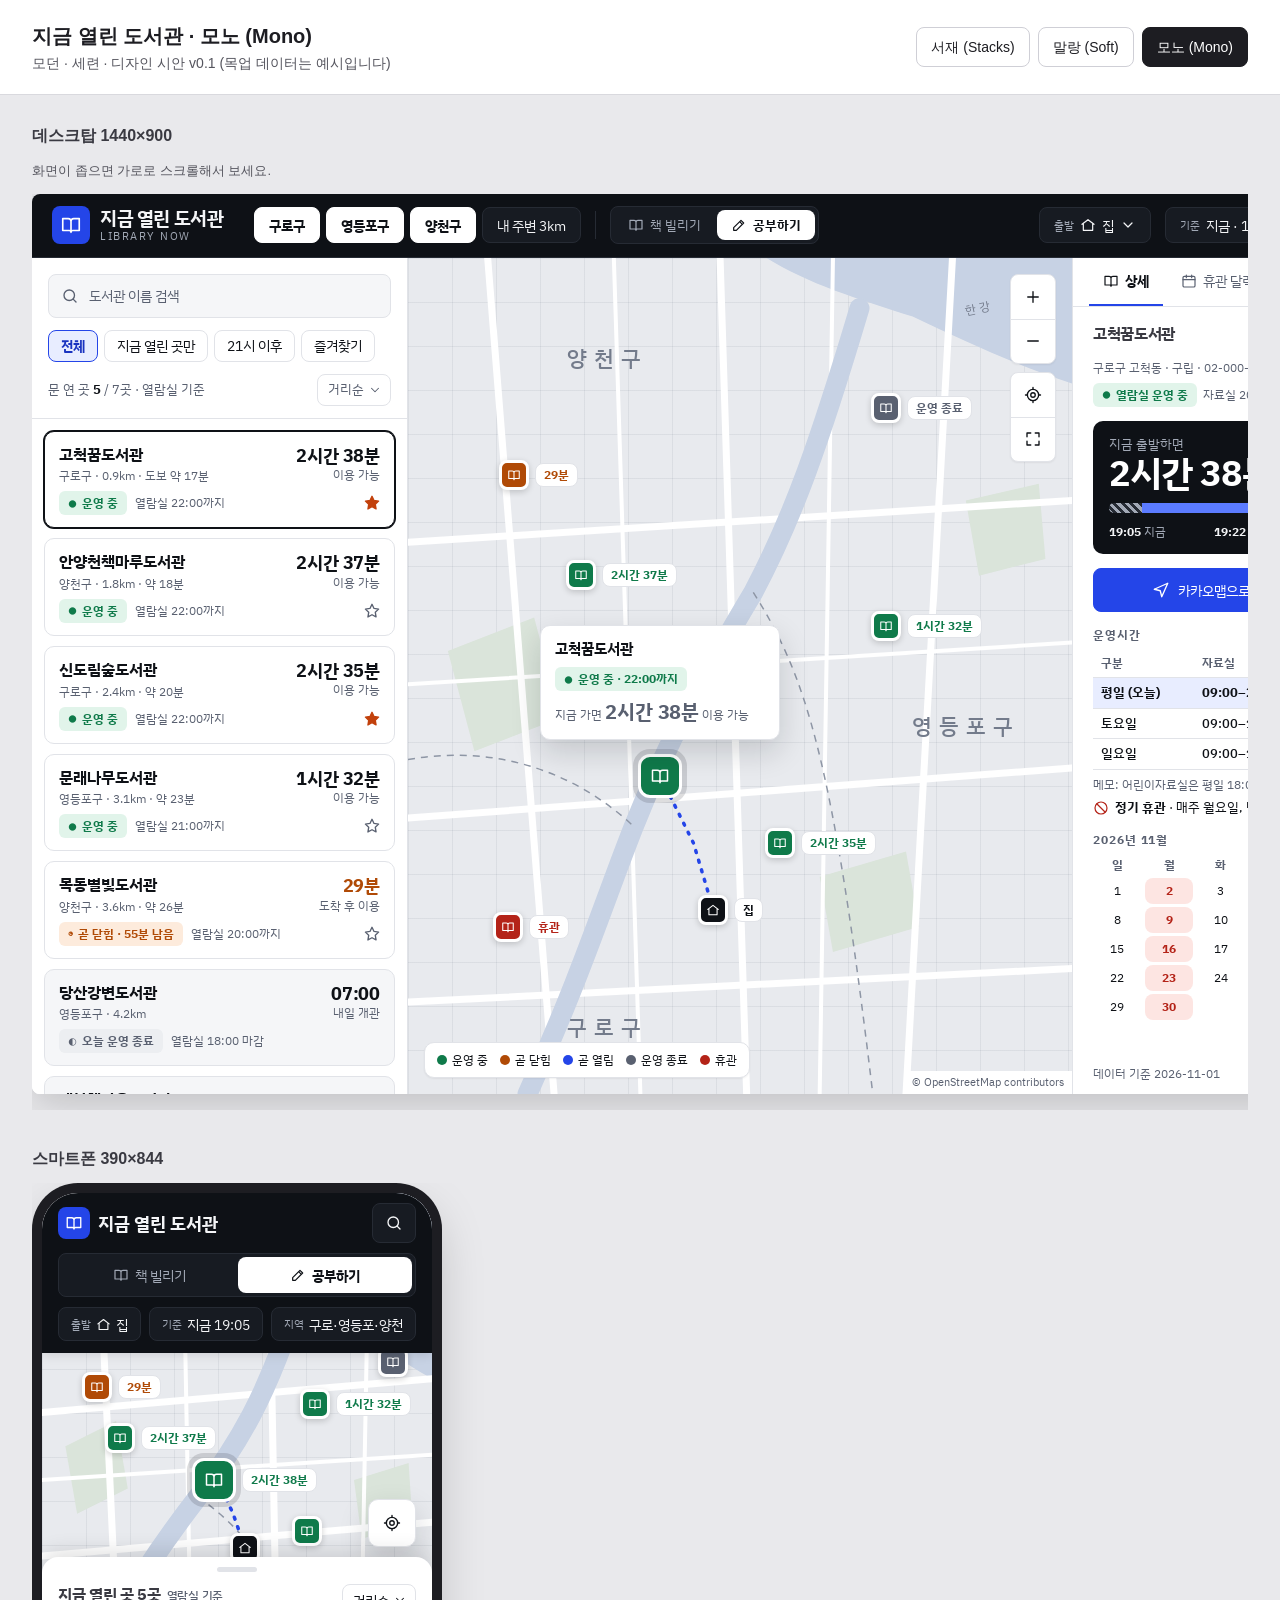
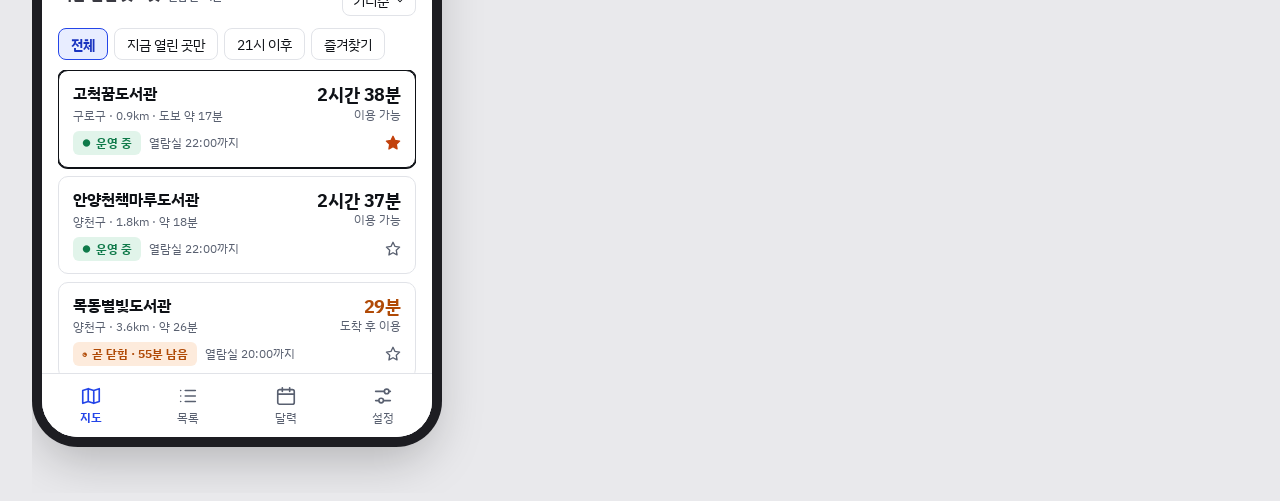
<file: library-now/design-mono.html>
<!doctype html>
<html lang="ko">
<head>
<meta charset="utf-8">
<meta name="viewport" content="width=device-width, initial-scale=1">
<title>지금 열린 도서관 · 모노 (Mono) 시안</title>
<link rel="stylesheet" href="https://fonts.googleapis.com/css2?family=IBM+Plex+Sans+KR:wght@400;500;700&amp;family=Space+Grotesk:wght@500;700&amp;display=swap">
<style>

body{margin:0}
/* ===== 테마 토큰: 모노 ===== */
.th-mono{--font-head:"IBM Plex Sans KR",sans-serif;--font-body:"IBM Plex Sans KR",sans-serif;--font-num:"Space Grotesk","IBM Plex Sans KR",sans-serif;--bg:#F2F3F5;--surface:#FFFFFF;--surface-2:#F5F6F8;--card:#FFFFFF;--field:#F5F6F8;--line:#E1E3E8;--text:#0E1116;--muted:#596070;--accent:#2445E8;--accent-ink:#FFFFFF;--accent-soft:#E8EDFF;--accent-strong:#1A34C0;--accent-ring:rgba(36,69,232,.18);--star:#C2410C;--top-bg:#0E1116;--top-text:#F4F5F7;--top-muted:#A2A9B6;--top-line:#262B34;--top-chip:#171B22;--top-on:#FFFFFF;--top-on-ink:#0E1116;--logo-bg:#2445E8;--logo-ink:#FFFFFF;--hero-bg:#0E1116;--hero-text:#F4F5F7;--hero-muted:#A2A9B6;--hero-track:#262B34;--hero-accent:#5B7BFF;--hero-num:#FFFFFF;--open:#0F7A4A;--open-bg:#E1F4EA;--soon:#B04A06;--soon-bg:#FDEBDC;--opening:#2445E8;--opening-bg:#E8EDFF;--ended:#596070;--ended-bg:#ECEEF1;--closed:#B42318;--closed-bg:#FDE5E2;--map-bg:#E8EAEE;--map-grid:rgba(120,128,145,.12);--map-road:#FFFFFF;--map-river:#C7D2E4;--map-park:#DAE4DA;--map-line:#8E96A5;--map-label:#737B8B;--marker-ring:#FFFFFF;--radius:10px;--radius-sm:8px;--pill:8px;--shadow:0 1px 2px rgba(14,17,22,.06);--pop-shadow:0 12px 30px rgba(14,17,22,.16)}
/* ===== 공통 구조 ===== */
.app,.app *{box-sizing:border-box}
.app{width:100%;min-width:0;height:900px;display:flex;flex-direction:column;background:var(--bg);color:var(--text);font-family:var(--font-body);font-size:14px;line-height:1.5;word-break:keep-all;overflow:hidden}
.app button{font:inherit;color:inherit;cursor:pointer}
.i{width:18px;height:18px;flex:none;fill:none;stroke:currentColor;stroke-width:1.8;stroke-linecap:round;stroke-linejoin:round}
.sr{position:absolute;width:1px;height:1px;overflow:hidden;clip:rect(0 0 0 0);white-space:nowrap}
.num{font-family:var(--font-num);font-weight:700;font-variant-numeric:tabular-nums;letter-spacing:-.01em}
.top{flex:0 0 64px;display:flex;align-items:center;gap:14px;padding:0 20px;background:var(--top-bg);color:var(--top-text);border-bottom:1px solid var(--top-line);flex-wrap:wrap}
.brand{display:flex;align-items:center;gap:10px;min-width:188px}
.logo{width:38px;height:38px;border-radius:var(--radius-sm);background:var(--logo-bg);color:var(--logo-ink);display:grid;place-items:center}
.logo .i{width:22px;height:22px}
.brand-t{display:flex;flex-direction:column;line-height:1.15}
.brand-t b{font-family:var(--font-head);font-size:19px}
.brand-t span{font-size:11px;letter-spacing:.14em;color:var(--top-muted)}
.tgroup{display:flex;align-items:center;gap:6px}
.tchip{height:36px;padding:0 14px;border-radius:var(--pill);border:1px solid var(--top-line);background:var(--top-chip);color:var(--top-text);font-size:13px;display:inline-flex;align-items:center;gap:6px}
.app .tchip{color:var(--top-text)}
.tchip.on{background:var(--top-on);border-color:var(--top-on);font-weight:700}
.app .tchip.on{color:var(--top-on-ink)}
.tchip .i{width:16px;height:16px}
.tlabel{font-size:11px;color:var(--top-muted)}
.vline{width:1px;height:28px;background:var(--top-line)}
.seg{display:inline-flex;padding:3px;gap:2px;border-radius:var(--pill);background:var(--top-chip);border:1px solid var(--top-line)}
.seg button{height:30px;padding:0 14px;border:0;border-radius:var(--pill);background:none;font-size:13px;display:inline-flex;align-items:center;gap:6px}
.app .seg button{color:var(--top-muted)}
.app .seg button.on{background:var(--top-on);color:var(--top-on-ink);font-weight:700}
.seg .i{width:16px;height:16px}
.spacer{flex:1}
.ibtn{width:40px;height:40px;border-radius:var(--radius-sm);border:1px solid var(--top-line);background:var(--top-chip);display:grid;place-items:center}
.app .ibtn{color:var(--top-text)}
.body{flex:1;min-height:0;display:flex;flex-wrap:wrap}
.list{flex:0 0 360px;height:836px;display:flex;flex-direction:column;background:var(--surface);border-right:1px solid var(--line)}
.lhead{padding:16px 16px 12px;display:flex;flex-direction:column;gap:12px;border-bottom:1px solid var(--line)}
.search{display:flex;align-items:center;gap:8px;height:44px;padding:0 12px;border:1px solid var(--line);border-radius:var(--radius-sm);background:var(--field);color:var(--muted)}
.search input{flex:1;min-width:0;border:0;background:none;font:inherit;color:var(--text);outline:none}
.search input::placeholder{color:var(--muted)}
.frow{display:flex;gap:6px;flex-wrap:wrap}
.fchip{height:32px;padding:0 12px;border-radius:var(--pill);border:1px solid var(--line);background:var(--surface);font-size:12.5px;display:inline-flex;align-items:center;gap:5px}
.app .fchip.on{background:var(--accent-soft);border-color:var(--accent);color:var(--accent-strong);font-weight:700}
.lmeta{display:flex;align-items:center;justify-content:space-between;font-size:12.5px;color:var(--muted)}
.lmeta b{color:var(--text)}
.sort{height:30px;padding:0 8px 0 10px;border:1px solid var(--line);border-radius:var(--radius-sm);background:var(--surface);font-size:12.5px;display:inline-flex;align-items:center;gap:4px}
.sort .i{width:14px;height:14px}
.cards{flex:1;min-height:0;overflow:hidden;padding:12px;display:flex;flex-direction:column;gap:10px;background:var(--surface-2)}
.card{padding:12px 14px;border:1px solid var(--line);border-radius:var(--radius);background:var(--card);display:grid;grid-template-columns:minmax(0,1fr) auto;gap:6px 12px;box-shadow:var(--shadow)}
.card.sel{border-color:var(--accent);box-shadow:0 0 0 2px var(--accent-ring)}
.card.off{background:var(--surface-2);box-shadow:none}
.card h3{margin:0;font-family:var(--font-head);font-size:16px;line-height:1.35}
.cleft{display:flex;flex-direction:column;gap:2px;min-width:0}
.csub{font-size:12px;color:var(--muted)}
.cright{display:flex;flex-direction:column;align-items:flex-end;text-align:right}
.cright .num{font-size:18px;line-height:1.25}
.cright small{font-size:11.5px;color:var(--muted)}
.cfoot{grid-column:1 / -1;display:flex;align-items:center;gap:8px;font-size:12px;color:var(--muted)}
.grow{flex:1;min-width:0}
.star{width:32px;height:32px;margin:-6px -8px -6px 0;border:0;background:none;border-radius:var(--radius-sm);display:grid;place-items:center}
.app .star{color:var(--muted)}
.app .star.on{color:var(--star)}
.star.on .i{fill:currentColor}
.warn{color:var(--soon)}
.badge{display:inline-flex;align-items:center;gap:5px;height:24px;padding:0 9px;border-radius:var(--pill);font-size:12px;font-weight:700;white-space:nowrap;background:var(--b-bg);color:var(--b-fg)}
.badge::before{font-size:9px;line-height:1}
.s-open{--b-fg:var(--open);--b-bg:var(--open-bg)}
.s-soon{--b-fg:var(--soon);--b-bg:var(--soon-bg)}
.s-opening{--b-fg:var(--opening);--b-bg:var(--opening-bg)}
.s-ended{--b-fg:var(--ended);--b-bg:var(--ended-bg)}
.s-closed{--b-fg:var(--closed);--b-bg:var(--closed-bg)}
.badge.s-open::before{content:"●"}
.badge.s-soon::before{content:"◔"}
.badge.s-opening::before{content:"○"}
.badge.s-ended::before{content:"◐"}
.badge.s-closed::before{content:"✕"}
.map{flex:999 1 560px;min-width:0;height:836px;position:relative;overflow:hidden;background-color:var(--map-bg);background-image:linear-gradient(var(--map-grid) 1px,transparent 1px),linear-gradient(90deg,var(--map-grid) 1px,transparent 1px);background-size:44px 44px}
.base{position:absolute;inset:0;width:100%;height:100%}
.base *{vector-effect:non-scaling-stroke}
.m-han{fill:var(--map-river)}
.m-park{fill:var(--map-park)}
.m-river{fill:none;stroke:var(--map-river);stroke-width:24;stroke-linecap:round}
.m-road{fill:none;stroke:var(--map-road);stroke-width:8;stroke-linecap:round}
.m-road2{fill:none;stroke:var(--map-road);stroke-width:4;stroke-linecap:round}
.m-bound{fill:none;stroke:var(--map-line);stroke-width:1.5;stroke-dasharray:7 6}
.m-route{fill:none;stroke:var(--accent);stroke-width:3.5;stroke-dasharray:2 8;stroke-linecap:round}
.dlabel{position:absolute;transform:translate(-50%,-50%);font-family:var(--font-head);font-size:26px;font-weight:700;letter-spacing:.24em;color:var(--map-label)}
.wlabel{position:absolute;transform:translate(-50%,-50%) rotate(-52deg);font-size:12px;letter-spacing:.3em;color:var(--map-label)}
.mk{position:absolute;transform:translateY(-50%);margin-left:-15px;display:flex;align-items:center;gap:6px;padding:0;border:0;background:none}
.dot{width:30px;height:30px;border-radius:50%;display:grid;place-items:center;background:var(--b-fg);color:#fff;border:3px solid var(--marker-ring);box-shadow:0 2px 6px rgba(0,0,0,.18)}
.dot .i{width:14px;height:14px}
.tag{padding:2px 8px;border-radius:var(--pill);background:var(--surface);border:1px solid var(--line);font-size:12px;font-weight:700;white-space:nowrap;color:var(--b-fg)}
.mk.sel{margin-left:-22px}
.mk.sel .dot{width:44px;height:44px;box-shadow:0 0 0 6px var(--accent-ring)}
.mk.sel .dot .i{width:20px;height:20px}
.mk.origin .dot{background:var(--text);border-radius:var(--radius-sm)}
.mk.origin .tag{color:var(--text)}
.pop{position:absolute;transform:translate(-50%,calc(-100% - 36px));width:240px;padding:12px 14px;background:var(--surface);border:1px solid var(--line);border-radius:var(--radius);box-shadow:var(--pop-shadow);display:flex;flex-direction:column;gap:6px}
.pop b{font-family:var(--font-head);font-size:15px}
.pop .num{font-size:20px}
.ctrls{position:absolute;right:16px;top:16px;display:flex;flex-direction:column;gap:8px}
.cgrp{display:flex;flex-direction:column;border:1px solid var(--line);border-radius:var(--radius-sm);background:var(--surface);overflow:hidden;box-shadow:var(--shadow)}
.cgrp button{width:44px;height:44px;border:0;background:none;display:grid;place-items:center}
.cgrp button+button{border-top:1px solid var(--line)}
.legend{position:absolute;left:16px;bottom:16px;padding:8px 12px;background:var(--surface);border:1px solid var(--line);border-radius:var(--radius);display:flex;gap:12px;font-size:12px;box-shadow:var(--shadow)}
.legend span{display:inline-flex;align-items:center;gap:5px}
.legend i{width:10px;height:10px;border-radius:50%;background:var(--b-fg)}
.attr{position:absolute;right:0;bottom:0;padding:3px 8px;background:var(--surface);font-size:11px;color:var(--muted);border-top-left-radius:6px}
.detail{flex:0 0 400px;height:836px;display:flex;flex-direction:column;background:var(--surface);border-left:1px solid var(--line)}
.tabs{display:flex;gap:4px;padding:0 16px;border-bottom:1px solid var(--line)}
.tab{height:48px;padding:0 14px;border:0;border-bottom:2px solid transparent;background:none;display:inline-flex;align-items:center;gap:6px}
.app .tab{color:var(--muted)}
.app .tab.on{color:var(--text);font-weight:700;border-bottom-color:var(--accent)}
.tab .i{width:16px;height:16px}
.dbody{flex:1;min-height:0;overflow:hidden;padding:16px 20px 12px;display:flex;flex-direction:column;gap:14px}
.dhead{display:flex;align-items:flex-start;gap:10px}
.dhead h2{margin:0;font-family:var(--font-head);font-size:22px;line-height:1.3}
.dbadges{display:flex;gap:6px;align-items:center;margin-top:6px;font-size:12px;color:var(--muted)}
.hero{padding:14px 16px;border-radius:var(--radius);background:var(--hero-bg);color:var(--hero-text);display:flex;flex-direction:column;gap:10px}
.hero-top{display:flex;align-items:flex-end;justify-content:space-between;gap:8px}
.hero .lbl{font-size:12.5px;color:var(--hero-muted)}
.hero .num{font-size:32px;line-height:1.1;color:var(--hero-num)}
.hero .num small{font-size:15px;margin-left:2px}
.track{height:10px;border-radius:var(--pill);background:var(--hero-track);overflow:hidden;display:flex}
.t-go{width:10%;background:repeating-linear-gradient(45deg,var(--hero-muted) 0 3px,transparent 3px 6px)}
.t-use{flex:1;background:var(--hero-accent)}
.ticks{display:flex;justify-content:space-between;font-size:11.5px;color:var(--hero-muted)}
.ticks b{font-family:var(--font-num);color:var(--hero-text);margin-right:3px}
.acts{display:grid;grid-template-columns:minmax(0,1fr) 44px 44px;gap:8px}
.btn{height:44px;border-radius:var(--radius-sm);border:1px solid var(--line);background:var(--surface);display:inline-flex;align-items:center;justify-content:center;gap:8px;font-weight:700}
.app .btn.pri{background:var(--accent);border-color:var(--accent);color:var(--accent-ink)}
.sec h4{margin:0 0 6px;font-size:12.5px;color:var(--muted);letter-spacing:.04em}
.hours{width:100%;border-collapse:collapse;font-size:13px}
.hours th,.hours td{padding:5px 8px;border-bottom:1px solid var(--line);text-align:left;font-weight:500}
.hours thead th{font-size:12px;color:var(--muted);font-weight:700}
.hours td{font-family:var(--font-num);font-variant-numeric:tabular-nums}
.hours tr.today>*{background:var(--accent-soft);font-weight:700}
.memo{margin-top:6px;font-size:12px;color:var(--muted)}
.rule{display:flex;gap:6px;align-items:center;margin-top:4px;font-size:13px}
.rule .i{width:16px;height:16px;color:var(--closed)}
.calhead{display:flex;justify-content:space-between;align-items:center;margin-bottom:6px}
.calhead h4{margin:0}
.calkey{display:inline-flex;align-items:center;gap:5px;font-size:11.5px;color:var(--muted)}
.calkey i{width:10px;height:10px;border-radius:2px;background:var(--closed-bg);border:1px solid var(--closed)}
.cal{display:grid;grid-template-columns:repeat(7,minmax(0,1fr));gap:3px;text-align:center;font-size:12px}
.cal span{height:26px;display:grid;place-items:center;border-radius:var(--radius-sm);font-family:var(--font-num)}
.cal .h{height:20px;color:var(--muted);font-family:var(--font-body);font-weight:700}
.cal .x{background:var(--closed-bg);color:var(--closed);font-weight:700}
.cal .t{box-shadow:inset 0 0 0 2px var(--accent);font-weight:700}
.src{margin-top:auto;display:flex;justify-content:space-between;font-size:11.5px;color:var(--muted)}
/* ===== 모노 테마 장식 ===== */
.th-mono .brand-t b,.th-mono .dhead h2{letter-spacing:-.02em}
.th-mono .card.sel{border-color:var(--text);box-shadow:0 0 0 1px var(--text)}
.th-mono .badge{border-radius:6px}
.th-mono .dot{border-radius:8px}
.th-mono .mk.sel .dot{border-radius:12px;box-shadow:0 0 0 5px rgba(14,17,22,.14)}
.th-mono .hero .num{font-size:36px;letter-spacing:-.03em}
.th-mono .sec h4,.th-mono .calhead h4{text-transform:uppercase;font-size:11.5px;letter-spacing:.08em}
.th-mono .app .tab.on{border-bottom-color:var(--text)}
.th-mono .dlabel{font-size:22px;letter-spacing:.32em;font-weight:500}
.th-mono .cards{background:var(--surface)}
.th-mono .card{box-shadow:none}


body{margin:0}
/* ===== 테마 토큰: 모노 ===== */
.th-mono{--font-head:"IBM Plex Sans KR",sans-serif;--font-body:"IBM Plex Sans KR",sans-serif;--font-num:"Space Grotesk","IBM Plex Sans KR",sans-serif;--bg:#F2F3F5;--surface:#FFFFFF;--surface-2:#F5F6F8;--card:#FFFFFF;--field:#F5F6F8;--line:#E1E3E8;--text:#0E1116;--muted:#596070;--accent:#2445E8;--accent-ink:#FFFFFF;--accent-soft:#E8EDFF;--accent-strong:#1A34C0;--accent-ring:rgba(36,69,232,.18);--star:#C2410C;--top-bg:#0E1116;--top-text:#F4F5F7;--top-muted:#A2A9B6;--top-line:#262B34;--top-chip:#171B22;--top-on:#FFFFFF;--top-on-ink:#0E1116;--logo-bg:#2445E8;--logo-ink:#FFFFFF;--hero-bg:#0E1116;--hero-text:#F4F5F7;--hero-muted:#A2A9B6;--hero-track:#262B34;--hero-accent:#5B7BFF;--hero-num:#FFFFFF;--open:#0F7A4A;--open-bg:#E1F4EA;--soon:#B04A06;--soon-bg:#FDEBDC;--opening:#2445E8;--opening-bg:#E8EDFF;--ended:#596070;--ended-bg:#ECEEF1;--closed:#B42318;--closed-bg:#FDE5E2;--map-bg:#E8EAEE;--map-grid:rgba(120,128,145,.12);--map-road:#FFFFFF;--map-river:#C7D2E4;--map-park:#DAE4DA;--map-line:#8E96A5;--map-label:#737B8B;--marker-ring:#FFFFFF;--radius:10px;--radius-sm:8px;--pill:8px;--shadow:0 1px 2px rgba(14,17,22,.06);--pop-shadow:0 12px 30px rgba(14,17,22,.16);--sheet-r:16px}
/* ===== 공통 요소 ===== */
.i{width:18px;height:18px;flex:none;fill:none;stroke:currentColor;stroke-width:1.8;stroke-linecap:round;stroke-linejoin:round}
.num{font-family:var(--font-num);font-weight:700;font-variant-numeric:tabular-nums;letter-spacing:-.01em}
.badge{display:inline-flex;align-items:center;gap:5px;height:24px;padding:0 9px;border-radius:var(--pill);font-size:12px;font-weight:700;white-space:nowrap;background:var(--b-bg);color:var(--b-fg)}
.badge::before{font-size:9px;line-height:1}
.s-open{--b-fg:var(--open);--b-bg:var(--open-bg)}
.s-soon{--b-fg:var(--soon);--b-bg:var(--soon-bg)}
.s-opening{--b-fg:var(--opening);--b-bg:var(--opening-bg)}
.s-ended{--b-fg:var(--ended);--b-bg:var(--ended-bg)}
.s-closed{--b-fg:var(--closed);--b-bg:var(--closed-bg)}
.badge.s-open::before{content:"●"}
.badge.s-soon::before{content:"◔"}
.badge.s-ended::before{content:"◐"}
.badge.s-closed::before{content:"✕"}
.base{position:absolute;inset:0;width:100%;height:100%}
.base *{vector-effect:non-scaling-stroke}
.m-han{fill:var(--map-river)}
.m-park{fill:var(--map-park)}
.m-river{fill:none;stroke:var(--map-river);stroke-width:20;stroke-linecap:round}
.m-road{fill:none;stroke:var(--map-road);stroke-width:7;stroke-linecap:round}
.m-road2{fill:none;stroke:var(--map-road);stroke-width:4;stroke-linecap:round}
.m-bound{fill:none;stroke:var(--map-line);stroke-width:1.5;stroke-dasharray:7 6}
.m-route{fill:none;stroke:var(--accent);stroke-width:3.5;stroke-dasharray:2 8;stroke-linecap:round}
.mk{position:absolute;transform:translateY(-50%);margin-left:-15px;display:flex;align-items:center;gap:6px;padding:0;border:0;background:none}
.dot{width:30px;height:30px;border-radius:50%;display:grid;place-items:center;background:var(--b-fg);color:#fff;border:3px solid var(--marker-ring);box-shadow:0 2px 6px rgba(0,0,0,.18)}
.dot .i{width:14px;height:14px}
.tag{padding:2px 8px;border-radius:var(--pill);background:var(--surface);border:1px solid var(--line);font-size:12px;font-weight:700;white-space:nowrap;color:var(--b-fg)}
.mk.sel{margin-left:-22px}
.mk.sel .dot{width:44px;height:44px;box-shadow:0 0 0 6px var(--accent-ring)}
.mk.sel .dot .i{width:20px;height:20px}
.mk.origin .dot{background:var(--text);border-radius:var(--radius-sm)}
.mk.origin .tag{color:var(--text)}
.card{padding:12px 14px;border:1px solid var(--line);border-radius:var(--radius);background:var(--card);display:grid;grid-template-columns:minmax(0,1fr) auto;gap:6px 12px;box-shadow:var(--shadow)}
.card.sel{border-color:var(--accent);box-shadow:0 0 0 2px var(--accent-ring)}
.card h3{margin:0;font-family:var(--font-head);font-size:16px;line-height:1.35}
.cleft{display:flex;flex-direction:column;gap:2px;min-width:0}
.csub{font-size:12px;color:var(--muted)}
.cright{display:flex;flex-direction:column;align-items:flex-end;text-align:right}
.cright .num{font-size:18px;line-height:1.25}
.cright small{font-size:11.5px;color:var(--muted)}
.cfoot{grid-column:1 / -1;display:flex;align-items:center;gap:8px;font-size:12px;color:var(--muted)}
.grow{flex:1;min-width:0}
.star{width:32px;height:32px;margin:-6px -8px -6px 0;border:0;background:none;border-radius:var(--radius-sm);display:grid;place-items:center}
.star.on .i{fill:currentColor}
.fchip{height:32px;padding:0 12px;border-radius:var(--pill);border:1px solid var(--line);background:var(--surface);font-size:12.5px;display:inline-flex;align-items:center;gap:5px;white-space:nowrap}
/* ===== 스마트폰 구조 ===== */
.m,.m *{box-sizing:border-box}
.m{width:390px;height:844px;position:relative;overflow:hidden;background-color:var(--map-bg);background-image:linear-gradient(var(--map-grid) 1px,transparent 1px),linear-gradient(90deg,var(--map-grid) 1px,transparent 1px);background-size:44px 44px;color:var(--text);font-family:var(--font-body);font-size:14px;line-height:1.5;word-break:keep-all}
.m button{font:inherit;color:inherit;cursor:pointer}
.m .star{color:var(--muted)}
.m .star.on{color:var(--star)}
.m .fchip.on{background:var(--accent-soft);border-color:var(--accent);color:var(--accent-strong);font-weight:700}
.mtop{position:absolute;left:0;right:0;top:0;z-index:2;padding:10px 16px 12px;background:var(--top-bg);color:var(--top-text);display:flex;flex-direction:column;gap:10px;box-shadow:0 2px 10px rgba(0,0,0,.12)}
.mrow{display:flex;align-items:center;gap:8px}
.mbrand{display:flex;align-items:center;gap:8px;flex:1;min-width:0}
.mlogo{width:32px;height:32px;border-radius:var(--radius-sm);background:var(--logo-bg);color:var(--logo-ink);display:grid;place-items:center}
.mbrand b{font-family:var(--font-head);font-size:18px}
.mibtn{width:44px;height:40px;border-radius:var(--radius-sm);border:1px solid var(--top-line);background:var(--top-chip);display:grid;place-items:center}
.m .mibtn{color:var(--top-text)}
.mseg{display:flex;padding:3px;gap:2px;border-radius:var(--pill);background:var(--top-chip);border:1px solid var(--top-line)}
.mseg button{flex:1;height:36px;border:0;border-radius:var(--pill);background:none;display:inline-flex;align-items:center;justify-content:center;gap:6px;font-size:14px}
.m .mseg button{color:var(--top-muted)}
.m .mseg button.on{background:var(--top-on);color:var(--top-on-ink);font-weight:700}
.mseg .i{width:16px;height:16px}
.mchip{height:34px;padding:0 12px;border-radius:var(--pill);border:1px solid var(--top-line);background:var(--top-chip);font-size:13px;display:inline-flex;align-items:center;gap:5px;white-space:nowrap}
.m .mchip{color:var(--top-text)}
.mchip .i{width:15px;height:15px}
.mchip span{font-size:11px;color:var(--top-muted)}
.fab{position:absolute;right:16px;top:306px;z-index:2;width:48px;height:48px;border-radius:var(--radius);border:1px solid var(--line);background:var(--surface);display:grid;place-items:center;box-shadow:var(--pop-shadow)}
.sheet{position:absolute;left:0;right:0;bottom:64px;height:416px;z-index:2;padding:6px 16px 0;background:var(--surface);border-radius:var(--sheet-r) var(--sheet-r) 0 0;box-shadow:0 -6px 20px rgba(0,0,0,.12);display:flex;flex-direction:column;gap:10px}
.handle{width:40px;height:5px;border-radius:3px;background:var(--line);margin:4px auto 0}
.shead{display:flex;justify-content:space-between;align-items:center}
.shead h2{margin:0;font-family:var(--font-head);font-size:18px}
.shead h2 small{font-family:var(--font-body);font-size:12px;font-weight:500;color:var(--muted);margin-left:6px}
.sort{height:32px;padding:0 8px 0 10px;border:1px solid var(--line);border-radius:var(--radius-sm);background:var(--surface);font-size:12.5px;display:inline-flex;align-items:center;gap:4px}
.sort .i{width:14px;height:14px}
.mfrow{display:flex;gap:6px;overflow:hidden}
.mcards{flex:1;min-height:0;overflow:hidden;display:flex;flex-direction:column;gap:8px}
.tabbar{position:absolute;left:0;right:0;bottom:0;height:64px;z-index:3;display:grid;grid-template-columns:repeat(4,minmax(0,1fr));background:var(--surface);border-top:1px solid var(--line)}
.tabbar button{border:0;background:none;display:flex;flex-direction:column;align-items:center;justify-content:center;gap:2px;font-size:11.5px}
.m .tabbar button{color:var(--muted)}
.m .tabbar button.on{color:var(--accent);font-weight:700}
.tabbar .i{width:22px;height:22px}
/* ===== 모노 테마 장식 ===== */
.th-mono .card.sel{border-color:var(--text);box-shadow:0 0 0 1px var(--text)}
.th-mono .card{box-shadow:none}
.th-mono .badge{border-radius:6px}
.th-mono .dot{border-radius:8px}
.th-mono .mk.sel .dot{border-radius:12px;box-shadow:0 0 0 5px rgba(14,17,22,.14)}
.th-mono .shead h2{letter-spacing:-.02em}
.th-mono .m .tabbar button.on{color:var(--text)}

.pg{margin:0;background:#E9E9EC;color:#1d1d22;font:15px/1.6 "Noto Sans KR",-apple-system,"Apple SD Gothic Neo","Malgun Gothic",sans-serif}
.pg-head{display:flex;flex-wrap:wrap;align-items:center;gap:12px 24px;padding:20px 32px;background:#fff;border-bottom:1px solid #d9d9de}
.pg-head h1{margin:0;font-size:20px}
.pg-head p{margin:0;color:#55555e;font-size:14px}
.pg-nav{display:flex;gap:8px;margin-left:auto;flex-wrap:wrap}
.pg-nav a{padding:8px 14px;border:1px solid #cfcfd6;border-radius:8px;color:#1d1d22;text-decoration:none;font-size:14px;background:#fff}
.pg-nav a[aria-current]{background:#1d1d22;color:#fff;border-color:#1d1d22}
.pg-sec{padding:28px 32px 8px}
.pg-sec h2{margin:0 0 12px;font-size:16px;color:#3a3a42}
.pg-stage{overflow-x:auto;padding-bottom:16px}
.pg-frame{width:1440px;box-shadow:0 10px 40px rgba(0,0,0,.18);border-radius:8px;overflow:hidden}
.pg-phone{width:390px;border-radius:36px;overflow:hidden;box-shadow:0 0 0 10px #1d1d22,0 20px 50px rgba(0,0,0,.25);margin:10px 10px 40px}
.pg-note{margin:0 0 12px;font-size:13px;color:#55555e}
@media (max-width:700px){.pg-head,.pg-sec{padding-left:16px;padding-right:16px}}
</style>
</head>
<body class="pg">
<header class="pg-head"><div><h1>지금 열린 도서관 · 모노 (Mono)</h1><p>모던 · 세련 · 디자인 시안 v0.1 (목업 데이터는 예시입니다)</p></div><nav class="pg-nav" aria-label="시안 선택"><a href="design-library.html">서재 (Stacks)</a><a href="design-pastel.html">말랑 (Soft)</a><a href="design-mono.html" aria-current="page">모노 (Mono)</a></nav></header>
<section class="pg-sec"><h2>데스크탑 1440×900</h2><p class="pg-note">화면이 좁으면 가로로 스크롤해서 보세요.</p><div class="pg-stage"><div class="pg-frame">
<div class="app th-mono">
<header class="top">
<div class="brand"><span class="logo"><svg class="i" viewBox="0 0 24 24" aria-hidden="true"><path d="M3 5h6a3 3 0 0 1 3 3v12a2 2 0 0 0-2-2H3zM21 5h-6a3 3 0 0 0-3 3v12a2 2 0 0 1 2-2h7z"></path></svg></span><span class="brand-t"><b>지금 열린 도서관</b><span>LIBRARY NOW</span></span></div>
<div class="tgroup" role="group" aria-label="지역 선택">
<button class="tchip on" type="button" aria-pressed="true">구로구</button>
<button class="tchip on" type="button" aria-pressed="true">영등포구</button>
<button class="tchip on" type="button" aria-pressed="true">양천구</button>
<button class="tchip" type="button" aria-pressed="false">내 주변 3km</button>
</div>
<span class="vline"></span>
<div class="seg" role="group" aria-label="이용 모드">
<button type="button" aria-pressed="false"><svg class="i" viewBox="0 0 24 24" aria-hidden="true"><path d="M3 5h6a3 3 0 0 1 3 3v12a2 2 0 0 0-2-2H3zM21 5h-6a3 3 0 0 0-3 3v12a2 2 0 0 1 2-2h7z"></path></svg>책 빌리기</button>
<button class="on" type="button" aria-pressed="true"><svg class="i" viewBox="0 0 24 24" aria-hidden="true"><path d="M4 20h4L19 9l-4-4L4 16z M13 7l4 4"></path></svg>공부하기</button>
</div>
<span class="spacer"></span>
<button class="tchip" type="button"><span class="tlabel">출발</span><svg class="i" viewBox="0 0 24 24" aria-hidden="true"><path d="M3 11 12 4l9 7M5 10v10h14V10"></path></svg>집<svg class="i" viewBox="0 0 24 24" aria-hidden="true"><path d="m6 9 6 6 6-6"></path></svg></button>
<button class="tchip" type="button"><span class="tlabel">기준</span>지금 · 11월 18일(수) 19:05<svg class="i" viewBox="0 0 24 24" aria-hidden="true"><path d="m6 9 6 6 6-6"></path></svg></button>
<button class="ibtn" type="button" aria-label="설정"><svg class="i" viewBox="0 0 24 24" aria-hidden="true"><path d="M4 7h9M19 7h1M4 17h3M13 17h7"></path><circle cx="16" cy="7" r="2.5"></circle><circle cx="10" cy="17" r="2.5"></circle></svg></button>
</header>
<div class="body">
<section class="list" aria-label="도서관 목록">
<div class="lhead">
<label class="search"><svg class="i" viewBox="0 0 24 24" aria-hidden="true"><circle cx="11" cy="11" r="7"></circle><path d="m20 20-3.5-3.5"></path></svg><span class="sr">도서관 이름 검색</span><input type="search" placeholder="도서관 이름 검색"></label>
<div class="frow">
<button class="fchip on" type="button" aria-pressed="true">전체</button>
<button class="fchip" type="button" aria-pressed="false">지금 열린 곳만</button>
<button class="fchip" type="button" aria-pressed="false">21시 이후</button>
<button class="fchip" type="button" aria-pressed="false">즐겨찾기</button>
</div>
<div class="lmeta"><span>문 연 곳 <b>5</b> / 7곳 · 열람실 기준</span><button class="sort" type="button">거리순<svg class="i" viewBox="0 0 24 24" aria-hidden="true"><path d="m6 9 6 6 6-6"></path></svg></button></div>
</div>
<div class="cards">
<article class="card sel">
<div class="cleft"><h3>고척꿈도서관</h3><span class="csub">구로구 · 0.9km · 도보 약 17분</span></div>
<div class="cright"><span class="num">2시간 38분</span><small>이용 가능</small></div>
<div class="cfoot"><span class="badge s-open">운영 중</span><span class="grow">열람실 22:00까지</span><button class="star on" type="button" aria-label="즐겨찾기 해제"><svg class="i" viewBox="0 0 24 24" aria-hidden="true"><path d="m12 3 2.7 5.6 6.1.9-4.4 4.3 1 6.1L12 17l-5.4 2.9 1-6.1-4.4-4.3 6.1-.9z"></path></svg></button></div>
</article>
<article class="card">
<div class="cleft"><h3>안양천책마루도서관</h3><span class="csub">양천구 · 1.8km · 약 18분</span></div>
<div class="cright"><span class="num">2시간 37분</span><small>이용 가능</small></div>
<div class="cfoot"><span class="badge s-open">운영 중</span><span class="grow">열람실 22:00까지</span><button class="star" type="button" aria-label="즐겨찾기 추가"><svg class="i" viewBox="0 0 24 24" aria-hidden="true"><path d="m12 3 2.7 5.6 6.1.9-4.4 4.3 1 6.1L12 17l-5.4 2.9 1-6.1-4.4-4.3 6.1-.9z"></path></svg></button></div>
</article>
<article class="card">
<div class="cleft"><h3>신도림숲도서관</h3><span class="csub">구로구 · 2.4km · 약 20분</span></div>
<div class="cright"><span class="num">2시간 35분</span><small>이용 가능</small></div>
<div class="cfoot"><span class="badge s-open">운영 중</span><span class="grow">열람실 22:00까지</span><button class="star on" type="button" aria-label="즐겨찾기 해제"><svg class="i" viewBox="0 0 24 24" aria-hidden="true"><path d="m12 3 2.7 5.6 6.1.9-4.4 4.3 1 6.1L12 17l-5.4 2.9 1-6.1-4.4-4.3 6.1-.9z"></path></svg></button></div>
</article>
<article class="card">
<div class="cleft"><h3>문래나무도서관</h3><span class="csub">영등포구 · 3.1km · 약 23분</span></div>
<div class="cright"><span class="num">1시간 32분</span><small>이용 가능</small></div>
<div class="cfoot"><span class="badge s-open">운영 중</span><span class="grow">열람실 21:00까지</span><button class="star" type="button" aria-label="즐겨찾기 추가"><svg class="i" viewBox="0 0 24 24" aria-hidden="true"><path d="m12 3 2.7 5.6 6.1.9-4.4 4.3 1 6.1L12 17l-5.4 2.9 1-6.1-4.4-4.3 6.1-.9z"></path></svg></button></div>
</article>
<article class="card">
<div class="cleft"><h3>목동별빛도서관</h3><span class="csub">양천구 · 3.6km · 약 26분</span></div>
<div class="cright"><span class="num warn">29분</span><small>도착 후 이용</small></div>
<div class="cfoot"><span class="badge s-soon">곧 닫힘 · 55분 남음</span><span class="grow">열람실 20:00까지</span><button class="star" type="button" aria-label="즐겨찾기 추가"><svg class="i" viewBox="0 0 24 24" aria-hidden="true"><path d="m12 3 2.7 5.6 6.1.9-4.4 4.3 1 6.1L12 17l-5.4 2.9 1-6.1-4.4-4.3 6.1-.9z"></path></svg></button></div>
</article>
<article class="card off">
<div class="cleft"><h3>당산강변도서관</h3><span class="csub">영등포구 · 4.2km</span></div>
<div class="cright"><span class="num">07:00</span><small>내일 개관</small></div>
<div class="cfoot"><span class="badge s-ended">오늘 운영 종료</span><span class="grow">열람실 18:00 마감</span></div>
</article>
<article class="card off">
<div class="cleft"><h3>개봉해맑은도서관</h3><span class="csub">구로구 · 2.7km</span></div>
<div class="cright"><span class="num">09:00</span><small>내일 개관</small></div>
<div class="cfoot"><span class="badge s-closed">오늘 휴관</span><span class="grow">매월 셋째 수요일</span></div>
</article>
</div>
</section>
<section class="map" aria-label="도서관 지도">
<svg class="base" viewBox="0 0 100 100" preserveAspectRatio="none" aria-hidden="true">
<path class="m-han" d="M54 0 L100 0 L100 15 C92 13 84 10 76 7 C68 5 60 3 54 0 Z"></path>
<path class="m-park" d="M6 47 L19 43 L23 55 L10 59 Z"></path>
<path class="m-park" d="M62 74 L75 71 L77 80 L64 83 Z"></path>
<path class="m-park" d="M84 29 L95 27 L96 36 L86 38 Z"></path>
<path class="m-road" d="M0 34 L100 29"></path>
<path class="m-road" d="M0 67 L100 61"></path>
<path class="m-road" d="M0 89 L100 85"></path>
<path class="m-road" d="M12 0 L22 100"></path>
<path class="m-road" d="M47 0 L51 100"></path>
<path class="m-road" d="M82 0 L75 100"></path>
<path class="m-road2" d="M0 51 L100 46"></path>
<path class="m-road2" d="M31 0 L35 100"></path>
<path class="m-road2" d="M64 0 L62 100"></path>
<path class="m-river" d="M18 100 C26 86 30 76 34 68 C40 56 46 48 52 40 C58 31 62 22 68 6"></path>
<path class="m-bound" d="M0 60 C14 58 26 62 34 68"></path>
<path class="m-bound" d="M52 40 C60 50 64 60 70 100"></path>
<path class="m-route" d="M46 78 L43 70 L38 62"></path>
</svg>
<span class="dlabel" style="left:30%;top:12%">양천구</span>
<span class="dlabel" style="left:84%;top:56%">영등포구</span>
<span class="dlabel" style="left:30%;top:92%">구로구</span>
<span class="wlabel" style="left:47%;top:47%">안양천</span>
<span class="wlabel" style="left:86%;top:6%;transform:translate(-50%,-50%) rotate(-12deg)">한강</span>
<button class="mk s-soon" type="button" style="left:16%;top:26%" aria-label="목동별빛도서관, 곧 닫힘"><span class="dot"><svg class="i" viewBox="0 0 24 24" aria-hidden="true"><path d="M3 5h6a3 3 0 0 1 3 3v12a2 2 0 0 0-2-2H3zM21 5h-6a3 3 0 0 0-3 3v12a2 2 0 0 1 2-2h7z"></path></svg></span><span class="tag">29분</span></button>
<button class="mk s-open" type="button" style="left:26%;top:38%" aria-label="안양천책마루도서관, 운영 중"><span class="dot"><svg class="i" viewBox="0 0 24 24" aria-hidden="true"><path d="M3 5h6a3 3 0 0 1 3 3v12a2 2 0 0 0-2-2H3zM21 5h-6a3 3 0 0 0-3 3v12a2 2 0 0 1 2-2h7z"></path></svg></span><span class="tag">2시간 37분</span></button>
<button class="mk s-ended" type="button" style="left:72%;top:18%" aria-label="당산강변도서관, 오늘 운영 종료"><span class="dot"><svg class="i" viewBox="0 0 24 24" aria-hidden="true"><path d="M3 5h6a3 3 0 0 1 3 3v12a2 2 0 0 0-2-2H3zM21 5h-6a3 3 0 0 0-3 3v12a2 2 0 0 1 2-2h7z"></path></svg></span><span class="tag">운영 종료</span></button>
<button class="mk s-open" type="button" style="left:72%;top:44%" aria-label="문래나무도서관, 운영 중"><span class="dot"><svg class="i" viewBox="0 0 24 24" aria-hidden="true"><path d="M3 5h6a3 3 0 0 1 3 3v12a2 2 0 0 0-2-2H3zM21 5h-6a3 3 0 0 0-3 3v12a2 2 0 0 1 2-2h7z"></path></svg></span><span class="tag">1시간 32분</span></button>
<button class="mk s-open" type="button" style="left:56%;top:70%" aria-label="신도림숲도서관, 운영 중"><span class="dot"><svg class="i" viewBox="0 0 24 24" aria-hidden="true"><path d="M3 5h6a3 3 0 0 1 3 3v12a2 2 0 0 0-2-2H3zM21 5h-6a3 3 0 0 0-3 3v12a2 2 0 0 1 2-2h7z"></path></svg></span><span class="tag">2시간 35분</span></button>
<button class="mk s-closed" type="button" style="left:15%;top:80%" aria-label="개봉해맑은도서관, 오늘 휴관"><span class="dot"><svg class="i" viewBox="0 0 24 24" aria-hidden="true"><path d="M3 5h6a3 3 0 0 1 3 3v12a2 2 0 0 0-2-2H3zM21 5h-6a3 3 0 0 0-3 3v12a2 2 0 0 1 2-2h7z"></path></svg></span><span class="tag">휴관</span></button>
<button class="mk origin" type="button" style="left:46%;top:78%" aria-label="출발지: 집"><span class="dot"><svg class="i" viewBox="0 0 24 24" aria-hidden="true"><path d="M3 11 12 4l9 7M5 10v10h14V10"></path></svg></span><span class="tag">집</span></button>
<button class="mk sel s-open" type="button" style="left:38%;top:62%" aria-label="고척꿈도서관, 선택됨"><span class="dot"><svg class="i" viewBox="0 0 24 24" aria-hidden="true"><path d="M3 5h6a3 3 0 0 1 3 3v12a2 2 0 0 0-2-2H3zM21 5h-6a3 3 0 0 0-3 3v12a2 2 0 0 1 2-2h7z"></path></svg></span></button>
<div class="pop" style="left:38%;top:62%"><b>고척꿈도서관</b><span><span class="badge s-open">운영 중 · 22:00까지</span></span><span class="csub">지금 가면 <span class="num">2시간 38분</span> 이용 가능</span></div>
<div class="ctrls">
<div class="cgrp"><button type="button" aria-label="확대"><svg class="i" viewBox="0 0 24 24" aria-hidden="true"><path d="M12 5v14M5 12h14"></path></svg></button><button type="button" aria-label="축소"><svg class="i" viewBox="0 0 24 24" aria-hidden="true"><path d="M5 12h14"></path></svg></button></div>
<div class="cgrp"><button type="button" aria-label="내 위치로 이동"><svg class="i" viewBox="0 0 24 24" aria-hidden="true"><circle cx="12" cy="12" r="3"></circle><circle cx="12" cy="12" r="7.5"></circle><path d="M12 2v2.5M12 19.5V22M2 12h2.5M19.5 12H22"></path></svg></button><button type="button" aria-label="전체 보기"><svg class="i" viewBox="0 0 24 24" aria-hidden="true"><path d="M4 9V4h5M20 9V4h-5M4 15v5h5M20 15v5h-5"></path></svg></button></div>
</div>
<div class="legend" aria-label="범례"><span><i class="s-open"></i>운영 중</span><span><i class="s-soon"></i>곧 닫힘</span><span><i class="s-opening"></i>곧 열림</span><span><i class="s-ended"></i>운영 종료</span><span><i class="s-closed"></i>휴관</span></div>
<span class="attr">© OpenStreetMap contributors</span>
</section>
<aside class="detail" aria-label="도서관 상세">
<div class="tabs" role="tablist">
<button class="tab on" type="button" role="tab" aria-selected="true"><svg class="i" viewBox="0 0 24 24" aria-hidden="true"><path d="M3 5h6a3 3 0 0 1 3 3v12a2 2 0 0 0-2-2H3zM21 5h-6a3 3 0 0 0-3 3v12a2 2 0 0 1 2-2h7z"></path></svg>상세</button>
<button class="tab" type="button" role="tab" aria-selected="false"><svg class="i" viewBox="0 0 24 24" aria-hidden="true"><rect x="3" y="5" width="18" height="16" rx="2"></rect><path d="M3 10h18M8 3v4M16 3v4"></path></svg>휴관 달력</button>
</div>
<div class="dbody">
<div class="dhead">
<div class="grow"><h2>고척꿈도서관</h2><span class="csub">구로구 고척동 · 구립 · 02-000-0000</span>
<div class="dbadges"><span class="badge s-open">열람실 운영 중</span><span>자료실 20:00까지</span></div></div>
<button class="star on" type="button" aria-label="즐겨찾기 해제"><svg class="i" viewBox="0 0 24 24" aria-hidden="true"><path d="m12 3 2.7 5.6 6.1.9-4.4 4.3 1 6.1L12 17l-5.4 2.9 1-6.1-4.4-4.3 6.1-.9z"></path></svg></button>
</div>
<div class="hero">
<div class="hero-top"><div><div class="lbl">지금 출발하면</div><div class="num">2시간 38분<small>이용 가능</small></div></div><div class="lbl">열람실 22:00 마감</div></div>
<div class="track" aria-hidden="true"><span class="t-go"></span><span class="t-use"></span></div>
<div class="ticks"><span><b>19:05</b>지금</span><span><b>19:22</b>도착 · 도보 17분</span><span><b>22:00</b>마감</span></div>
</div>
<div class="acts">
<button class="btn pri" type="button"><svg class="i" viewBox="0 0 24 24" aria-hidden="true"><path d="M3 11 21 3l-8 18-2-8z"></path></svg>카카오맵으로 길찾기</button>
<button class="btn" type="button" aria-label="주소 복사"><svg class="i" viewBox="0 0 24 24" aria-hidden="true"><rect x="8" y="8" width="12" height="12" rx="2"></rect><path d="M16 8V6a2 2 0 0 0-2-2H6a2 2 0 0 0-2 2v8a2 2 0 0 0 2 2h2"></path></svg></button>
<button class="btn" type="button" aria-label="홈페이지"><svg class="i" viewBox="0 0 24 24" aria-hidden="true"><path d="M10 14a4 4 0 0 0 5.7 0l3-3a4 4 0 0 0-5.7-5.7l-1 1M14 10a4 4 0 0 0-5.7 0l-3 3a4 4 0 0 0 5.7 5.7l1-1"></path></svg></button>
</div>
<div class="sec">
<h4>운영시간</h4>
<table class="hours">
<thead><tr><th scope="col">구분</th><th scope="col">자료실</th><th scope="col">열람실</th></tr></thead>
<tbody>
<tr class="today"><th scope="row">평일 (오늘)</th><td>09:00–20:00</td><td>07:00–22:00</td></tr>
<tr><th scope="row">토요일</th><td>09:00–17:00</td><td>07:00–22:00</td></tr>
<tr><th scope="row">일요일</th><td>09:00–17:00</td><td>07:00–22:00</td></tr>
</tbody>
</table>
<div class="memo">메모: 어린이자료실은 평일 18:00까지</div>
<div class="rule"><svg class="i" viewBox="0 0 24 24" aria-hidden="true"><circle cx="12" cy="12" r="9"></circle><path d="M6 6l12 12"></path></svg><span><b>정기 휴관</b> · 매주 월요일, 법정공휴일</span></div>
</div>
<div class="sec">
<div class="calhead"><h4>2026년 11월</h4><span class="calkey"><i></i>휴관일</span></div>
<div class="cal">
<span class="h">일</span><span class="h">월</span><span class="h">화</span><span class="h">수</span><span class="h">목</span><span class="h">금</span><span class="h">토</span>
<span>1</span><span class="x">2</span><span>3</span><span>4</span><span>5</span><span>6</span><span>7</span>
<span>8</span><span class="x">9</span><span>10</span><span>11</span><span>12</span><span>13</span><span>14</span>
<span>15</span><span class="x">16</span><span>17</span><span class="t">18</span><span>19</span><span>20</span><span>21</span>
<span>22</span><span class="x">23</span><span>24</span><span>25</span><span>26</span><span>27</span><span>28</span>
<span>29</span><span class="x">30</span><span></span><span></span><span></span><span></span><span></span>
</div>
</div>
<div class="src"><span>데이터 기준 2026-11-01</span><span>홈페이지 확인 2026-11-15</span></div>
</div>
</aside>
</div>
</div>
</div></div></section>
<section class="pg-sec"><h2>스마트폰 390×844</h2><div class="pg-stage"><div class="pg-phone">
<div class="m th-mono">
<svg class="base" viewBox="0 0 100 100" preserveAspectRatio="none" aria-hidden="true">
<path class="m-han" d="M54 0 L100 0 L100 22 C92 20 84 17 76 14 C68 11 60 8 54 0 Z"></path>
<path class="m-park" d="M6 30 L19 27 L22 35 L9 38 Z"></path>
<path class="m-park" d="M80 34 L94 32 L95 39 L82 41 Z"></path>
<path class="m-road" d="M0 26 L100 22"></path>
<path class="m-road" d="M0 43 L100 39"></path>
<path class="m-road" d="M14 0 L24 100"></path>
<path class="m-road" d="M58 0 L62 100"></path>
<path class="m-road2" d="M0 34 L100 31"></path>
<path class="m-road2" d="M36 0 L40 100"></path>
<path class="m-road2" d="M84 0 L80 100"></path>
<path class="m-river" d="M8 60 C18 50 30 42 40 36 C50 30 58 24 66 12"></path>
<path class="m-bound" d="M40 36 C52 40 60 44 70 60"></path>
<path class="m-route" d="M52 42 L49 38 L46 35"></path>
</svg>
<header class="mtop">
<div class="mrow">
<div class="mbrand"><span class="mlogo"><svg class="i" viewBox="0 0 24 24" aria-hidden="true"><path d="M3 5h6a3 3 0 0 1 3 3v12a2 2 0 0 0-2-2H3zM21 5h-6a3 3 0 0 0-3 3v12a2 2 0 0 1 2-2h7z"></path></svg></span><b>지금 열린 도서관</b></div>
<button class="mibtn" type="button" aria-label="검색"><svg class="i" viewBox="0 0 24 24" aria-hidden="true"><circle cx="11" cy="11" r="7"></circle><path d="m20 20-3.5-3.5"></path></svg></button>
</div>
<div class="mseg" role="group" aria-label="이용 모드">
<button type="button" aria-pressed="false"><svg class="i" viewBox="0 0 24 24" aria-hidden="true"><path d="M3 5h6a3 3 0 0 1 3 3v12a2 2 0 0 0-2-2H3zM21 5h-6a3 3 0 0 0-3 3v12a2 2 0 0 1 2-2h7z"></path></svg>책 빌리기</button>
<button class="on" type="button" aria-pressed="true"><svg class="i" viewBox="0 0 24 24" aria-hidden="true"><path d="M4 20h4L19 9l-4-4L4 16z M13 7l4 4"></path></svg>공부하기</button>
</div>
<div class="mrow">
<button class="mchip" type="button"><span>출발</span><svg class="i" viewBox="0 0 24 24" aria-hidden="true"><path d="M3 11 12 4l9 7M5 10v10h14V10"></path></svg>집</button>
<button class="mchip" type="button"><span>기준</span>지금 19:05</button>
<button class="mchip" type="button"><span>지역</span>구로·영등포·양천</button>
</div>
</header>
<button class="mk s-soon" type="button" style="left:14%;top:23%" aria-label="목동별빛도서관, 곧 닫힘"><span class="dot"><svg class="i" viewBox="0 0 24 24" aria-hidden="true"><path d="M3 5h6a3 3 0 0 1 3 3v12a2 2 0 0 0-2-2H3zM21 5h-6a3 3 0 0 0-3 3v12a2 2 0 0 1 2-2h7z"></path></svg></span><span class="tag">29분</span></button>
<button class="mk s-open" type="button" style="left:20%;top:29%" aria-label="안양천책마루도서관, 운영 중"><span class="dot"><svg class="i" viewBox="0 0 24 24" aria-hidden="true"><path d="M3 5h6a3 3 0 0 1 3 3v12a2 2 0 0 0-2-2H3zM21 5h-6a3 3 0 0 0-3 3v12a2 2 0 0 1 2-2h7z"></path></svg></span><span class="tag">2시간 37분</span></button>
<button class="mk s-open" type="button" style="left:70%;top:25%" aria-label="문래나무도서관, 운영 중"><span class="dot"><svg class="i" viewBox="0 0 24 24" aria-hidden="true"><path d="M3 5h6a3 3 0 0 1 3 3v12a2 2 0 0 0-2-2H3zM21 5h-6a3 3 0 0 0-3 3v12a2 2 0 0 1 2-2h7z"></path></svg></span><span class="tag">1시간 32분</span></button>
<button class="mk s-ended" type="button" style="left:90%;top:20%" aria-label="당산강변도서관, 오늘 운영 종료"><span class="dot"><svg class="i" viewBox="0 0 24 24" aria-hidden="true"><path d="M3 5h6a3 3 0 0 1 3 3v12a2 2 0 0 0-2-2H3zM21 5h-6a3 3 0 0 0-3 3v12a2 2 0 0 1 2-2h7z"></path></svg></span></button>
<button class="mk s-open" type="button" style="left:68%;top:40%" aria-label="신도림숲도서관, 운영 중"><span class="dot"><svg class="i" viewBox="0 0 24 24" aria-hidden="true"><path d="M3 5h6a3 3 0 0 1 3 3v12a2 2 0 0 0-2-2H3zM21 5h-6a3 3 0 0 0-3 3v12a2 2 0 0 1 2-2h7z"></path></svg></span></button>
<button class="mk origin" type="button" style="left:52%;top:42%" aria-label="출발지: 집"><span class="dot"><svg class="i" viewBox="0 0 24 24" aria-hidden="true"><path d="M3 11 12 4l9 7M5 10v10h14V10"></path></svg></span></button>
<button class="mk sel s-open" type="button" style="left:44%;top:34%" aria-label="고척꿈도서관, 선택됨"><span class="dot"><svg class="i" viewBox="0 0 24 24" aria-hidden="true"><path d="M3 5h6a3 3 0 0 1 3 3v12a2 2 0 0 0-2-2H3zM21 5h-6a3 3 0 0 0-3 3v12a2 2 0 0 1 2-2h7z"></path></svg></span><span class="tag">2시간 38분</span></button>
<button class="fab" type="button" aria-label="내 위치로 이동"><svg class="i" viewBox="0 0 24 24" aria-hidden="true"><circle cx="12" cy="12" r="3"></circle><circle cx="12" cy="12" r="7.5"></circle><path d="M12 2v2.5M12 19.5V22M2 12h2.5M19.5 12H22"></path></svg></button>
<section class="sheet" aria-label="도서관 목록">
<div class="handle"></div>
<div class="shead"><h2>지금 열린 곳 5곳<small>열람실 기준</small></h2><button class="sort" type="button">거리순<svg class="i" viewBox="0 0 24 24" aria-hidden="true"><path d="m6 9 6 6 6-6"></path></svg></button></div>
<div class="mfrow">
<button class="fchip on" type="button" aria-pressed="true">전체</button>
<button class="fchip" type="button" aria-pressed="false">지금 열린 곳만</button>
<button class="fchip" type="button" aria-pressed="false">21시 이후</button>
<button class="fchip" type="button" aria-pressed="false">즐겨찾기</button>
</div>
<div class="mcards">
<article class="card sel">
<div class="cleft"><h3>고척꿈도서관</h3><span class="csub">구로구 · 0.9km · 도보 약 17분</span></div>
<div class="cright"><span class="num">2시간 38분</span><small>이용 가능</small></div>
<div class="cfoot"><span class="badge s-open">운영 중</span><span class="grow">열람실 22:00까지</span><button class="star on" type="button" aria-label="즐겨찾기 해제"><svg class="i" viewBox="0 0 24 24" aria-hidden="true"><path d="m12 3 2.7 5.6 6.1.9-4.4 4.3 1 6.1L12 17l-5.4 2.9 1-6.1-4.4-4.3 6.1-.9z"></path></svg></button></div>
</article>
<article class="card">
<div class="cleft"><h3>안양천책마루도서관</h3><span class="csub">양천구 · 1.8km · 약 18분</span></div>
<div class="cright"><span class="num">2시간 37분</span><small>이용 가능</small></div>
<div class="cfoot"><span class="badge s-open">운영 중</span><span class="grow">열람실 22:00까지</span><button class="star" type="button" aria-label="즐겨찾기 추가"><svg class="i" viewBox="0 0 24 24" aria-hidden="true"><path d="m12 3 2.7 5.6 6.1.9-4.4 4.3 1 6.1L12 17l-5.4 2.9 1-6.1-4.4-4.3 6.1-.9z"></path></svg></button></div>
</article>
<article class="card">
<div class="cleft"><h3>목동별빛도서관</h3><span class="csub">양천구 · 3.6km · 약 26분</span></div>
<div class="cright"><span class="num" style="color:var(--soon)">29분</span><small>도착 후 이용</small></div>
<div class="cfoot"><span class="badge s-soon">곧 닫힘 · 55분 남음</span><span class="grow">열람실 20:00까지</span><button class="star" type="button" aria-label="즐겨찾기 추가"><svg class="i" viewBox="0 0 24 24" aria-hidden="true"><path d="m12 3 2.7 5.6 6.1.9-4.4 4.3 1 6.1L12 17l-5.4 2.9 1-6.1-4.4-4.3 6.1-.9z"></path></svg></button></div>
</article>
</div>
</section>
<nav class="tabbar" aria-label="주요 메뉴">
<button class="on" type="button" aria-current="page"><svg class="i" viewBox="0 0 24 24" aria-hidden="true"><path d="M9 4 3 6v14l6-2 6 2 6-2V4l-6 2zM9 4v14M15 6v14"></path></svg>지도</button>
<button type="button"><svg class="i" viewBox="0 0 24 24" aria-hidden="true"><path d="M9 6h11M9 12h11M9 18h11M4 6h.01M4 12h.01M4 18h.01"></path></svg>목록</button>
<button type="button"><svg class="i" viewBox="0 0 24 24" aria-hidden="true"><rect x="3" y="5" width="18" height="16" rx="2"></rect><path d="M3 10h18M8 3v4M16 3v4"></path></svg>달력</button>
<button type="button"><svg class="i" viewBox="0 0 24 24" aria-hidden="true"><path d="M4 7h9M19 7h1M4 17h3M13 17h7"></path><circle cx="16" cy="7" r="2.5"></circle><circle cx="10" cy="17" r="2.5"></circle></svg>설정</button>
</nav>
</div>
</div></div></section>
</body>
</html>
</file>
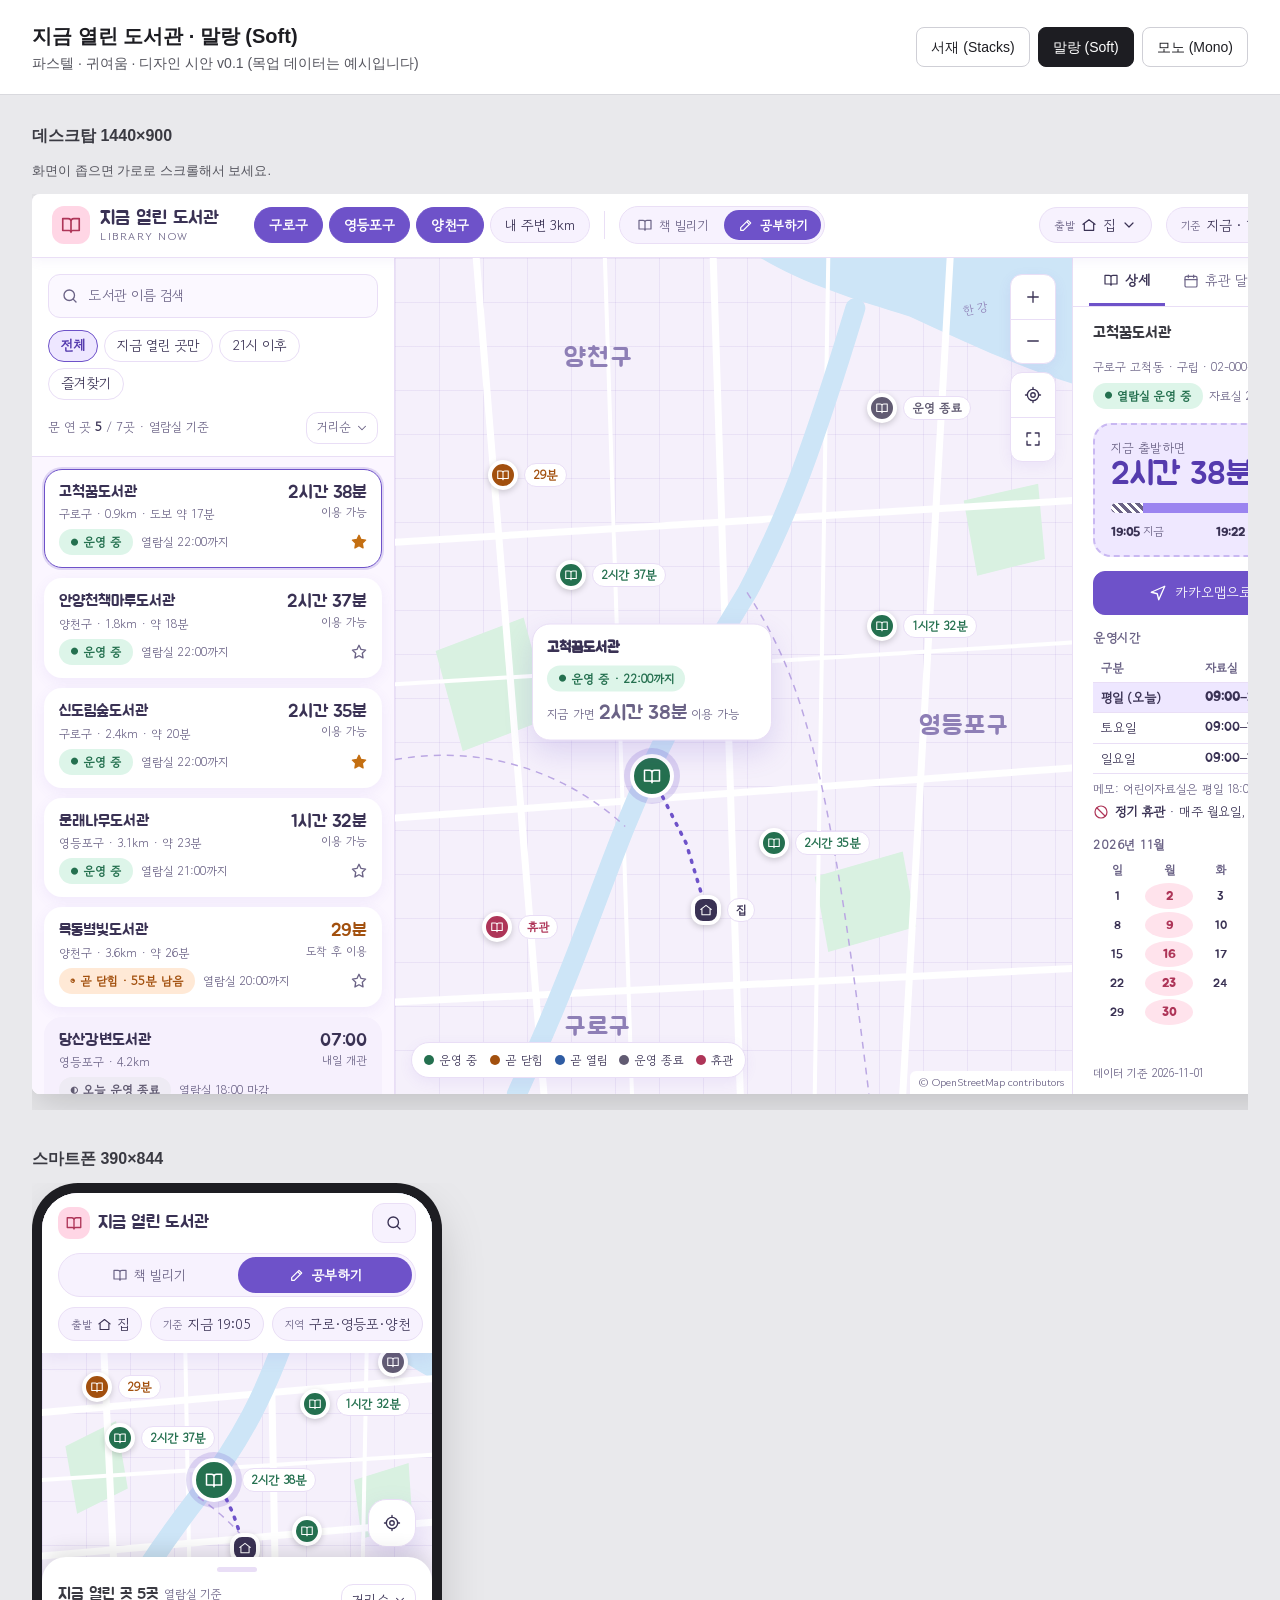
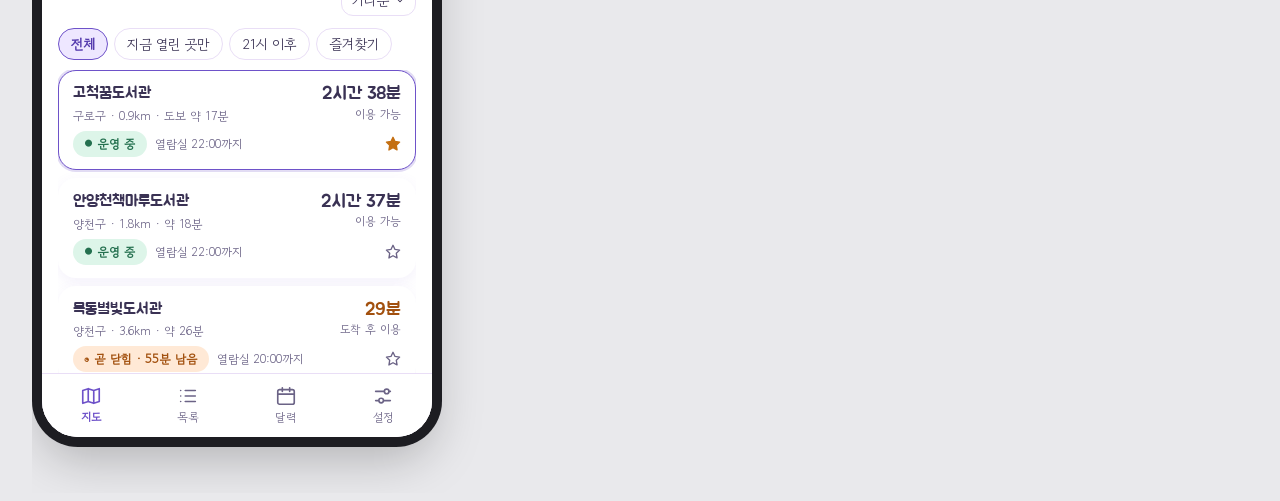
<file: library-now/design-pastel.html>
<!doctype html>
<html lang="ko">
<head>
<meta charset="utf-8">
<meta name="viewport" content="width=device-width, initial-scale=1">
<title>지금 열린 도서관 · 말랑 (Soft) 시안</title>
<link rel="stylesheet" href="https://fonts.googleapis.com/css2?family=Gowun+Dodum&amp;family=Jua&amp;display=swap">
<style>

body{margin:0}
/* ===== 테마 토큰: 말랑 ===== */
.th-pastel{--font-head:"Jua",sans-serif;--font-body:"Gowun Dodum",sans-serif;--font-num:"Jua",sans-serif;--bg:#FBF6FF;--surface:#FFFFFF;--surface-2:#F6F0FD;--card:#FFFFFF;--field:#FBF8FF;--line:#E9DEF6;--text:#3A3254;--muted:#6B6386;--accent:#6E52C9;--accent-ink:#FFFFFF;--accent-soft:#EEE7FF;--accent-strong:#553BAE;--accent-ring:rgba(110,82,201,.20);--star:#C46F12;--top-bg:#FFFFFF;--top-text:#3A3254;--top-muted:#6B6386;--top-line:#EADFF6;--top-chip:#F7F2FE;--top-on:#6E52C9;--top-on-ink:#FFFFFF;--logo-bg:#FFD6E5;--logo-ink:#AE3558;--hero-bg:#EFE8FF;--hero-text:#3A3254;--hero-muted:#6B6386;--hero-track:#FFFFFF;--hero-accent:#9B84F0;--hero-num:#553BAE;--open:#24704F;--open-bg:#DDF5E9;--soon:#A2500E;--soon-bg:#FFE9D6;--opening:#2F5CA3;--opening-bg:#E2ECFF;--ended:#615B72;--ended-bg:#EEEBF4;--closed:#AE3558;--closed-bg:#FFE3EC;--map-bg:#F5F0FB;--map-grid:rgba(180,160,220,.18);--map-road:#FFFFFF;--map-river:#CDE5F7;--map-park:#D9F1E1;--map-line:#BBA7E3;--map-label:#8E7FB6;--marker-ring:#FFFFFF;--radius:18px;--radius-sm:12px;--pill:999px;--shadow:0 4px 14px rgba(110,82,201,.08);--pop-shadow:0 12px 28px rgba(110,82,201,.18)}
/* ===== 공통 구조 ===== */
.app,.app *{box-sizing:border-box}
.app{width:100%;min-width:0;height:900px;display:flex;flex-direction:column;background:var(--bg);color:var(--text);font-family:var(--font-body);font-size:14px;line-height:1.5;word-break:keep-all;overflow:hidden}
.app button{font:inherit;color:inherit;cursor:pointer}
.i{width:18px;height:18px;flex:none;fill:none;stroke:currentColor;stroke-width:1.8;stroke-linecap:round;stroke-linejoin:round}
.sr{position:absolute;width:1px;height:1px;overflow:hidden;clip:rect(0 0 0 0);white-space:nowrap}
.num{font-family:var(--font-num);font-weight:700;font-variant-numeric:tabular-nums;letter-spacing:-.01em}
.top{flex:0 0 64px;display:flex;align-items:center;gap:14px;padding:0 20px;background:var(--top-bg);color:var(--top-text);border-bottom:1px solid var(--top-line);flex-wrap:wrap}
.brand{display:flex;align-items:center;gap:10px;min-width:188px}
.logo{width:38px;height:38px;border-radius:var(--radius-sm);background:var(--logo-bg);color:var(--logo-ink);display:grid;place-items:center}
.logo .i{width:22px;height:22px}
.brand-t{display:flex;flex-direction:column;line-height:1.15}
.brand-t b{font-family:var(--font-head);font-size:19px}
.brand-t span{font-size:11px;letter-spacing:.14em;color:var(--top-muted)}
.tgroup{display:flex;align-items:center;gap:6px}
.tchip{height:36px;padding:0 14px;border-radius:var(--pill);border:1px solid var(--top-line);background:var(--top-chip);color:var(--top-text);font-size:13px;display:inline-flex;align-items:center;gap:6px}
.app .tchip{color:var(--top-text)}
.tchip.on{background:var(--top-on);border-color:var(--top-on);font-weight:700}
.app .tchip.on{color:var(--top-on-ink)}
.tchip .i{width:16px;height:16px}
.tlabel{font-size:11px;color:var(--top-muted)}
.vline{width:1px;height:28px;background:var(--top-line)}
.seg{display:inline-flex;padding:3px;gap:2px;border-radius:var(--pill);background:var(--top-chip);border:1px solid var(--top-line)}
.seg button{height:30px;padding:0 14px;border:0;border-radius:var(--pill);background:none;font-size:13px;display:inline-flex;align-items:center;gap:6px}
.app .seg button{color:var(--top-muted)}
.app .seg button.on{background:var(--top-on);color:var(--top-on-ink);font-weight:700}
.seg .i{width:16px;height:16px}
.spacer{flex:1}
.ibtn{width:40px;height:40px;border-radius:var(--radius-sm);border:1px solid var(--top-line);background:var(--top-chip);display:grid;place-items:center}
.app .ibtn{color:var(--top-text)}
.body{flex:1;min-height:0;display:flex;flex-wrap:wrap}
.list{flex:0 0 360px;height:836px;display:flex;flex-direction:column;background:var(--surface);border-right:1px solid var(--line)}
.lhead{padding:16px 16px 12px;display:flex;flex-direction:column;gap:12px;border-bottom:1px solid var(--line)}
.search{display:flex;align-items:center;gap:8px;height:44px;padding:0 12px;border:1px solid var(--line);border-radius:var(--radius-sm);background:var(--field);color:var(--muted)}
.search input{flex:1;min-width:0;border:0;background:none;font:inherit;color:var(--text);outline:none}
.search input::placeholder{color:var(--muted)}
.frow{display:flex;gap:6px;flex-wrap:wrap}
.fchip{height:32px;padding:0 12px;border-radius:var(--pill);border:1px solid var(--line);background:var(--surface);font-size:12.5px;display:inline-flex;align-items:center;gap:5px}
.app .fchip.on{background:var(--accent-soft);border-color:var(--accent);color:var(--accent-strong);font-weight:700}
.lmeta{display:flex;align-items:center;justify-content:space-between;font-size:12.5px;color:var(--muted)}
.lmeta b{color:var(--text)}
.sort{height:30px;padding:0 8px 0 10px;border:1px solid var(--line);border-radius:var(--radius-sm);background:var(--surface);font-size:12.5px;display:inline-flex;align-items:center;gap:4px}
.sort .i{width:14px;height:14px}
.cards{flex:1;min-height:0;overflow:hidden;padding:12px;display:flex;flex-direction:column;gap:10px;background:var(--surface-2)}
.card{padding:12px 14px;border:1px solid var(--line);border-radius:var(--radius);background:var(--card);display:grid;grid-template-columns:minmax(0,1fr) auto;gap:6px 12px;box-shadow:var(--shadow)}
.card.sel{border-color:var(--accent);box-shadow:0 0 0 2px var(--accent-ring)}
.card.off{background:var(--surface-2);box-shadow:none}
.card h3{margin:0;font-family:var(--font-head);font-size:16px;line-height:1.35}
.cleft{display:flex;flex-direction:column;gap:2px;min-width:0}
.csub{font-size:12px;color:var(--muted)}
.cright{display:flex;flex-direction:column;align-items:flex-end;text-align:right}
.cright .num{font-size:18px;line-height:1.25}
.cright small{font-size:11.5px;color:var(--muted)}
.cfoot{grid-column:1 / -1;display:flex;align-items:center;gap:8px;font-size:12px;color:var(--muted)}
.grow{flex:1;min-width:0}
.star{width:32px;height:32px;margin:-6px -8px -6px 0;border:0;background:none;border-radius:var(--radius-sm);display:grid;place-items:center}
.app .star{color:var(--muted)}
.app .star.on{color:var(--star)}
.star.on .i{fill:currentColor}
.warn{color:var(--soon)}
.badge{display:inline-flex;align-items:center;gap:5px;height:24px;padding:0 9px;border-radius:var(--pill);font-size:12px;font-weight:700;white-space:nowrap;background:var(--b-bg);color:var(--b-fg)}
.badge::before{font-size:9px;line-height:1}
.s-open{--b-fg:var(--open);--b-bg:var(--open-bg)}
.s-soon{--b-fg:var(--soon);--b-bg:var(--soon-bg)}
.s-opening{--b-fg:var(--opening);--b-bg:var(--opening-bg)}
.s-ended{--b-fg:var(--ended);--b-bg:var(--ended-bg)}
.s-closed{--b-fg:var(--closed);--b-bg:var(--closed-bg)}
.badge.s-open::before{content:"●"}
.badge.s-soon::before{content:"◔"}
.badge.s-opening::before{content:"○"}
.badge.s-ended::before{content:"◐"}
.badge.s-closed::before{content:"✕"}
.map{flex:999 1 560px;min-width:0;height:836px;position:relative;overflow:hidden;background-color:var(--map-bg);background-image:linear-gradient(var(--map-grid) 1px,transparent 1px),linear-gradient(90deg,var(--map-grid) 1px,transparent 1px);background-size:44px 44px}
.base{position:absolute;inset:0;width:100%;height:100%}
.base *{vector-effect:non-scaling-stroke}
.m-han{fill:var(--map-river)}
.m-park{fill:var(--map-park)}
.m-river{fill:none;stroke:var(--map-river);stroke-width:24;stroke-linecap:round}
.m-road{fill:none;stroke:var(--map-road);stroke-width:8;stroke-linecap:round}
.m-road2{fill:none;stroke:var(--map-road);stroke-width:4;stroke-linecap:round}
.m-bound{fill:none;stroke:var(--map-line);stroke-width:1.5;stroke-dasharray:7 6}
.m-route{fill:none;stroke:var(--accent);stroke-width:3.5;stroke-dasharray:2 8;stroke-linecap:round}
.dlabel{position:absolute;transform:translate(-50%,-50%);font-family:var(--font-head);font-size:26px;font-weight:700;letter-spacing:.24em;color:var(--map-label)}
.wlabel{position:absolute;transform:translate(-50%,-50%) rotate(-52deg);font-size:12px;letter-spacing:.3em;color:var(--map-label)}
.mk{position:absolute;transform:translateY(-50%);margin-left:-15px;display:flex;align-items:center;gap:6px;padding:0;border:0;background:none}
.dot{width:30px;height:30px;border-radius:50%;display:grid;place-items:center;background:var(--b-fg);color:#fff;border:3px solid var(--marker-ring);box-shadow:0 2px 6px rgba(0,0,0,.18)}
.dot .i{width:14px;height:14px}
.tag{padding:2px 8px;border-radius:var(--pill);background:var(--surface);border:1px solid var(--line);font-size:12px;font-weight:700;white-space:nowrap;color:var(--b-fg)}
.mk.sel{margin-left:-22px}
.mk.sel .dot{width:44px;height:44px;box-shadow:0 0 0 6px var(--accent-ring)}
.mk.sel .dot .i{width:20px;height:20px}
.mk.origin .dot{background:var(--text);border-radius:var(--radius-sm)}
.mk.origin .tag{color:var(--text)}
.pop{position:absolute;transform:translate(-50%,calc(-100% - 36px));width:240px;padding:12px 14px;background:var(--surface);border:1px solid var(--line);border-radius:var(--radius);box-shadow:var(--pop-shadow);display:flex;flex-direction:column;gap:6px}
.pop b{font-family:var(--font-head);font-size:15px}
.pop .num{font-size:20px}
.ctrls{position:absolute;right:16px;top:16px;display:flex;flex-direction:column;gap:8px}
.cgrp{display:flex;flex-direction:column;border:1px solid var(--line);border-radius:var(--radius-sm);background:var(--surface);overflow:hidden;box-shadow:var(--shadow)}
.cgrp button{width:44px;height:44px;border:0;background:none;display:grid;place-items:center}
.cgrp button+button{border-top:1px solid var(--line)}
.legend{position:absolute;left:16px;bottom:16px;padding:8px 12px;background:var(--surface);border:1px solid var(--line);border-radius:var(--radius);display:flex;gap:12px;font-size:12px;box-shadow:var(--shadow)}
.legend span{display:inline-flex;align-items:center;gap:5px}
.legend i{width:10px;height:10px;border-radius:50%;background:var(--b-fg)}
.attr{position:absolute;right:0;bottom:0;padding:3px 8px;background:var(--surface);font-size:11px;color:var(--muted);border-top-left-radius:6px}
.detail{flex:0 0 400px;height:836px;display:flex;flex-direction:column;background:var(--surface);border-left:1px solid var(--line)}
.tabs{display:flex;gap:4px;padding:0 16px;border-bottom:1px solid var(--line)}
.tab{height:48px;padding:0 14px;border:0;border-bottom:2px solid transparent;background:none;display:inline-flex;align-items:center;gap:6px}
.app .tab{color:var(--muted)}
.app .tab.on{color:var(--text);font-weight:700;border-bottom-color:var(--accent)}
.tab .i{width:16px;height:16px}
.dbody{flex:1;min-height:0;overflow:hidden;padding:16px 20px 12px;display:flex;flex-direction:column;gap:14px}
.dhead{display:flex;align-items:flex-start;gap:10px}
.dhead h2{margin:0;font-family:var(--font-head);font-size:22px;line-height:1.3}
.dbadges{display:flex;gap:6px;align-items:center;margin-top:6px;font-size:12px;color:var(--muted)}
.hero{padding:14px 16px;border-radius:var(--radius);background:var(--hero-bg);color:var(--hero-text);display:flex;flex-direction:column;gap:10px}
.hero-top{display:flex;align-items:flex-end;justify-content:space-between;gap:8px}
.hero .lbl{font-size:12.5px;color:var(--hero-muted)}
.hero .num{font-size:32px;line-height:1.1;color:var(--hero-num)}
.hero .num small{font-size:15px;margin-left:2px}
.track{height:10px;border-radius:var(--pill);background:var(--hero-track);overflow:hidden;display:flex}
.t-go{width:10%;background:repeating-linear-gradient(45deg,var(--hero-muted) 0 3px,transparent 3px 6px)}
.t-use{flex:1;background:var(--hero-accent)}
.ticks{display:flex;justify-content:space-between;font-size:11.5px;color:var(--hero-muted)}
.ticks b{font-family:var(--font-num);color:var(--hero-text);margin-right:3px}
.acts{display:grid;grid-template-columns:minmax(0,1fr) 44px 44px;gap:8px}
.btn{height:44px;border-radius:var(--radius-sm);border:1px solid var(--line);background:var(--surface);display:inline-flex;align-items:center;justify-content:center;gap:8px;font-weight:700}
.app .btn.pri{background:var(--accent);border-color:var(--accent);color:var(--accent-ink)}
.sec h4{margin:0 0 6px;font-size:12.5px;color:var(--muted);letter-spacing:.04em}
.hours{width:100%;border-collapse:collapse;font-size:13px}
.hours th,.hours td{padding:5px 8px;border-bottom:1px solid var(--line);text-align:left;font-weight:500}
.hours thead th{font-size:12px;color:var(--muted);font-weight:700}
.hours td{font-family:var(--font-num);font-variant-numeric:tabular-nums}
.hours tr.today>*{background:var(--accent-soft);font-weight:700}
.memo{margin-top:6px;font-size:12px;color:var(--muted)}
.rule{display:flex;gap:6px;align-items:center;margin-top:4px;font-size:13px}
.rule .i{width:16px;height:16px;color:var(--closed)}
.calhead{display:flex;justify-content:space-between;align-items:center;margin-bottom:6px}
.calhead h4{margin:0}
.calkey{display:inline-flex;align-items:center;gap:5px;font-size:11.5px;color:var(--muted)}
.calkey i{width:10px;height:10px;border-radius:2px;background:var(--closed-bg);border:1px solid var(--closed)}
.cal{display:grid;grid-template-columns:repeat(7,minmax(0,1fr));gap:3px;text-align:center;font-size:12px}
.cal span{height:26px;display:grid;place-items:center;border-radius:var(--radius-sm);font-family:var(--font-num)}
.cal .h{height:20px;color:var(--muted);font-family:var(--font-body);font-weight:700}
.cal .x{background:var(--closed-bg);color:var(--closed);font-weight:700}
.cal .t{box-shadow:inset 0 0 0 2px var(--accent);font-weight:700}
.src{margin-top:auto;display:flex;justify-content:space-between;font-size:11.5px;color:var(--muted)}
/* ===== 말랑 테마 장식 ===== */
.th-pastel .top{box-shadow:0 2px 12px rgba(110,82,201,.07);position:relative}
.th-pastel .card{border-color:transparent}
.th-pastel .card.sel{border-color:var(--accent)}
.th-pastel .cards{background:var(--bg)}
.th-pastel .badge{height:26px;padding:0 11px}
.th-pastel .dot{border-width:4px}
.th-pastel .hero{border:2px dashed #C9B8F2}
.th-pastel .cal span{border-radius:50%}
.th-pastel .dlabel{letter-spacing:.06em;font-weight:400}
.th-pastel .card h3,.th-pastel .dhead h2,.th-pastel .brand-t b{font-weight:400}
.th-pastel .num{font-weight:400}
.th-pastel .tab.on{border-bottom-width:3px}


body{margin:0}
/* ===== 테마 토큰: 말랑 ===== */
.th-pastel{--font-head:"Jua",sans-serif;--font-body:"Gowun Dodum",sans-serif;--font-num:"Jua",sans-serif;--bg:#FBF6FF;--surface:#FFFFFF;--surface-2:#F6F0FD;--card:#FFFFFF;--field:#FBF8FF;--line:#E9DEF6;--text:#3A3254;--muted:#6B6386;--accent:#6E52C9;--accent-ink:#FFFFFF;--accent-soft:#EEE7FF;--accent-strong:#553BAE;--accent-ring:rgba(110,82,201,.20);--star:#C46F12;--top-bg:#FFFFFF;--top-text:#3A3254;--top-muted:#6B6386;--top-line:#EADFF6;--top-chip:#F7F2FE;--top-on:#6E52C9;--top-on-ink:#FFFFFF;--logo-bg:#FFD6E5;--logo-ink:#AE3558;--hero-bg:#EFE8FF;--hero-text:#3A3254;--hero-muted:#6B6386;--hero-track:#FFFFFF;--hero-accent:#9B84F0;--hero-num:#553BAE;--open:#24704F;--open-bg:#DDF5E9;--soon:#A2500E;--soon-bg:#FFE9D6;--opening:#2F5CA3;--opening-bg:#E2ECFF;--ended:#615B72;--ended-bg:#EEEBF4;--closed:#AE3558;--closed-bg:#FFE3EC;--map-bg:#F5F0FB;--map-grid:rgba(180,160,220,.18);--map-road:#FFFFFF;--map-river:#CDE5F7;--map-park:#D9F1E1;--map-line:#BBA7E3;--map-label:#8E7FB6;--marker-ring:#FFFFFF;--radius:18px;--radius-sm:12px;--pill:999px;--shadow:0 4px 14px rgba(110,82,201,.08);--pop-shadow:0 12px 28px rgba(110,82,201,.18);--sheet-r:24px}
/* ===== 공통 요소 ===== */
.i{width:18px;height:18px;flex:none;fill:none;stroke:currentColor;stroke-width:1.8;stroke-linecap:round;stroke-linejoin:round}
.num{font-family:var(--font-num);font-weight:700;font-variant-numeric:tabular-nums;letter-spacing:-.01em}
.badge{display:inline-flex;align-items:center;gap:5px;height:24px;padding:0 9px;border-radius:var(--pill);font-size:12px;font-weight:700;white-space:nowrap;background:var(--b-bg);color:var(--b-fg)}
.badge::before{font-size:9px;line-height:1}
.s-open{--b-fg:var(--open);--b-bg:var(--open-bg)}
.s-soon{--b-fg:var(--soon);--b-bg:var(--soon-bg)}
.s-opening{--b-fg:var(--opening);--b-bg:var(--opening-bg)}
.s-ended{--b-fg:var(--ended);--b-bg:var(--ended-bg)}
.s-closed{--b-fg:var(--closed);--b-bg:var(--closed-bg)}
.badge.s-open::before{content:"●"}
.badge.s-soon::before{content:"◔"}
.badge.s-ended::before{content:"◐"}
.badge.s-closed::before{content:"✕"}
.base{position:absolute;inset:0;width:100%;height:100%}
.base *{vector-effect:non-scaling-stroke}
.m-han{fill:var(--map-river)}
.m-park{fill:var(--map-park)}
.m-river{fill:none;stroke:var(--map-river);stroke-width:20;stroke-linecap:round}
.m-road{fill:none;stroke:var(--map-road);stroke-width:7;stroke-linecap:round}
.m-road2{fill:none;stroke:var(--map-road);stroke-width:4;stroke-linecap:round}
.m-bound{fill:none;stroke:var(--map-line);stroke-width:1.5;stroke-dasharray:7 6}
.m-route{fill:none;stroke:var(--accent);stroke-width:3.5;stroke-dasharray:2 8;stroke-linecap:round}
.mk{position:absolute;transform:translateY(-50%);margin-left:-15px;display:flex;align-items:center;gap:6px;padding:0;border:0;background:none}
.dot{width:30px;height:30px;border-radius:50%;display:grid;place-items:center;background:var(--b-fg);color:#fff;border:3px solid var(--marker-ring);box-shadow:0 2px 6px rgba(0,0,0,.18)}
.dot .i{width:14px;height:14px}
.tag{padding:2px 8px;border-radius:var(--pill);background:var(--surface);border:1px solid var(--line);font-size:12px;font-weight:700;white-space:nowrap;color:var(--b-fg)}
.mk.sel{margin-left:-22px}
.mk.sel .dot{width:44px;height:44px;box-shadow:0 0 0 6px var(--accent-ring)}
.mk.sel .dot .i{width:20px;height:20px}
.mk.origin .dot{background:var(--text);border-radius:var(--radius-sm)}
.mk.origin .tag{color:var(--text)}
.card{padding:12px 14px;border:1px solid var(--line);border-radius:var(--radius);background:var(--card);display:grid;grid-template-columns:minmax(0,1fr) auto;gap:6px 12px;box-shadow:var(--shadow)}
.card.sel{border-color:var(--accent);box-shadow:0 0 0 2px var(--accent-ring)}
.card h3{margin:0;font-family:var(--font-head);font-size:16px;line-height:1.35}
.cleft{display:flex;flex-direction:column;gap:2px;min-width:0}
.csub{font-size:12px;color:var(--muted)}
.cright{display:flex;flex-direction:column;align-items:flex-end;text-align:right}
.cright .num{font-size:18px;line-height:1.25}
.cright small{font-size:11.5px;color:var(--muted)}
.cfoot{grid-column:1 / -1;display:flex;align-items:center;gap:8px;font-size:12px;color:var(--muted)}
.grow{flex:1;min-width:0}
.star{width:32px;height:32px;margin:-6px -8px -6px 0;border:0;background:none;border-radius:var(--radius-sm);display:grid;place-items:center}
.star.on .i{fill:currentColor}
.fchip{height:32px;padding:0 12px;border-radius:var(--pill);border:1px solid var(--line);background:var(--surface);font-size:12.5px;display:inline-flex;align-items:center;gap:5px;white-space:nowrap}
/* ===== 스마트폰 구조 ===== */
.m,.m *{box-sizing:border-box}
.m{width:390px;height:844px;position:relative;overflow:hidden;background-color:var(--map-bg);background-image:linear-gradient(var(--map-grid) 1px,transparent 1px),linear-gradient(90deg,var(--map-grid) 1px,transparent 1px);background-size:44px 44px;color:var(--text);font-family:var(--font-body);font-size:14px;line-height:1.5;word-break:keep-all}
.m button{font:inherit;color:inherit;cursor:pointer}
.m .star{color:var(--muted)}
.m .star.on{color:var(--star)}
.m .fchip.on{background:var(--accent-soft);border-color:var(--accent);color:var(--accent-strong);font-weight:700}
.mtop{position:absolute;left:0;right:0;top:0;z-index:2;padding:10px 16px 12px;background:var(--top-bg);color:var(--top-text);display:flex;flex-direction:column;gap:10px;box-shadow:0 2px 10px rgba(0,0,0,.12)}
.mrow{display:flex;align-items:center;gap:8px}
.mbrand{display:flex;align-items:center;gap:8px;flex:1;min-width:0}
.mlogo{width:32px;height:32px;border-radius:var(--radius-sm);background:var(--logo-bg);color:var(--logo-ink);display:grid;place-items:center}
.mbrand b{font-family:var(--font-head);font-size:18px}
.mibtn{width:44px;height:40px;border-radius:var(--radius-sm);border:1px solid var(--top-line);background:var(--top-chip);display:grid;place-items:center}
.m .mibtn{color:var(--top-text)}
.mseg{display:flex;padding:3px;gap:2px;border-radius:var(--pill);background:var(--top-chip);border:1px solid var(--top-line)}
.mseg button{flex:1;height:36px;border:0;border-radius:var(--pill);background:none;display:inline-flex;align-items:center;justify-content:center;gap:6px;font-size:14px}
.m .mseg button{color:var(--top-muted)}
.m .mseg button.on{background:var(--top-on);color:var(--top-on-ink);font-weight:700}
.mseg .i{width:16px;height:16px}
.mchip{height:34px;padding:0 12px;border-radius:var(--pill);border:1px solid var(--top-line);background:var(--top-chip);font-size:13px;display:inline-flex;align-items:center;gap:5px;white-space:nowrap}
.m .mchip{color:var(--top-text)}
.mchip .i{width:15px;height:15px}
.mchip span{font-size:11px;color:var(--top-muted)}
.fab{position:absolute;right:16px;top:306px;z-index:2;width:48px;height:48px;border-radius:var(--radius);border:1px solid var(--line);background:var(--surface);display:grid;place-items:center;box-shadow:var(--pop-shadow)}
.sheet{position:absolute;left:0;right:0;bottom:64px;height:416px;z-index:2;padding:6px 16px 0;background:var(--surface);border-radius:var(--sheet-r) var(--sheet-r) 0 0;box-shadow:0 -6px 20px rgba(0,0,0,.12);display:flex;flex-direction:column;gap:10px}
.handle{width:40px;height:5px;border-radius:3px;background:var(--line);margin:4px auto 0}
.shead{display:flex;justify-content:space-between;align-items:center}
.shead h2{margin:0;font-family:var(--font-head);font-size:18px}
.shead h2 small{font-family:var(--font-body);font-size:12px;font-weight:500;color:var(--muted);margin-left:6px}
.sort{height:32px;padding:0 8px 0 10px;border:1px solid var(--line);border-radius:var(--radius-sm);background:var(--surface);font-size:12.5px;display:inline-flex;align-items:center;gap:4px}
.sort .i{width:14px;height:14px}
.mfrow{display:flex;gap:6px;overflow:hidden}
.mcards{flex:1;min-height:0;overflow:hidden;display:flex;flex-direction:column;gap:8px}
.tabbar{position:absolute;left:0;right:0;bottom:0;height:64px;z-index:3;display:grid;grid-template-columns:repeat(4,minmax(0,1fr));background:var(--surface);border-top:1px solid var(--line)}
.tabbar button{border:0;background:none;display:flex;flex-direction:column;align-items:center;justify-content:center;gap:2px;font-size:11.5px}
.m .tabbar button{color:var(--muted)}
.m .tabbar button.on{color:var(--accent);font-weight:700}
.tabbar .i{width:22px;height:22px}
/* ===== 말랑 테마 장식 ===== */
.th-pastel .card{border-color:transparent}
.th-pastel .card.sel{border-color:var(--accent)}
.th-pastel .badge{height:26px;padding:0 11px}
.th-pastel .dot{border-width:4px}
.th-pastel .card h3,.th-pastel .shead h2,.th-pastel .mbrand b{font-weight:400}
.th-pastel .num{font-weight:400}
.th-pastel .mtop{box-shadow:0 4px 16px rgba(110,82,201,.10)}

.pg{margin:0;background:#E9E9EC;color:#1d1d22;font:15px/1.6 "Noto Sans KR",-apple-system,"Apple SD Gothic Neo","Malgun Gothic",sans-serif}
.pg-head{display:flex;flex-wrap:wrap;align-items:center;gap:12px 24px;padding:20px 32px;background:#fff;border-bottom:1px solid #d9d9de}
.pg-head h1{margin:0;font-size:20px}
.pg-head p{margin:0;color:#55555e;font-size:14px}
.pg-nav{display:flex;gap:8px;margin-left:auto;flex-wrap:wrap}
.pg-nav a{padding:8px 14px;border:1px solid #cfcfd6;border-radius:8px;color:#1d1d22;text-decoration:none;font-size:14px;background:#fff}
.pg-nav a[aria-current]{background:#1d1d22;color:#fff;border-color:#1d1d22}
.pg-sec{padding:28px 32px 8px}
.pg-sec h2{margin:0 0 12px;font-size:16px;color:#3a3a42}
.pg-stage{overflow-x:auto;padding-bottom:16px}
.pg-frame{width:1440px;box-shadow:0 10px 40px rgba(0,0,0,.18);border-radius:8px;overflow:hidden}
.pg-phone{width:390px;border-radius:36px;overflow:hidden;box-shadow:0 0 0 10px #1d1d22,0 20px 50px rgba(0,0,0,.25);margin:10px 10px 40px}
.pg-note{margin:0 0 12px;font-size:13px;color:#55555e}
@media (max-width:700px){.pg-head,.pg-sec{padding-left:16px;padding-right:16px}}
</style>
</head>
<body class="pg">
<header class="pg-head"><div><h1>지금 열린 도서관 · 말랑 (Soft)</h1><p>파스텔 · 귀여움 · 디자인 시안 v0.1 (목업 데이터는 예시입니다)</p></div><nav class="pg-nav" aria-label="시안 선택"><a href="design-library.html">서재 (Stacks)</a><a href="design-pastel.html" aria-current="page">말랑 (Soft)</a><a href="design-mono.html">모노 (Mono)</a></nav></header>
<section class="pg-sec"><h2>데스크탑 1440×900</h2><p class="pg-note">화면이 좁으면 가로로 스크롤해서 보세요.</p><div class="pg-stage"><div class="pg-frame">
<div class="app th-pastel">
<header class="top">
<div class="brand"><span class="logo"><svg class="i" viewBox="0 0 24 24" aria-hidden="true"><path d="M3 5h6a3 3 0 0 1 3 3v12a2 2 0 0 0-2-2H3zM21 5h-6a3 3 0 0 0-3 3v12a2 2 0 0 1 2-2h7z"></path></svg></span><span class="brand-t"><b>지금 열린 도서관</b><span>LIBRARY NOW</span></span></div>
<div class="tgroup" role="group" aria-label="지역 선택">
<button class="tchip on" type="button" aria-pressed="true">구로구</button>
<button class="tchip on" type="button" aria-pressed="true">영등포구</button>
<button class="tchip on" type="button" aria-pressed="true">양천구</button>
<button class="tchip" type="button" aria-pressed="false">내 주변 3km</button>
</div>
<span class="vline"></span>
<div class="seg" role="group" aria-label="이용 모드">
<button type="button" aria-pressed="false"><svg class="i" viewBox="0 0 24 24" aria-hidden="true"><path d="M3 5h6a3 3 0 0 1 3 3v12a2 2 0 0 0-2-2H3zM21 5h-6a3 3 0 0 0-3 3v12a2 2 0 0 1 2-2h7z"></path></svg>책 빌리기</button>
<button class="on" type="button" aria-pressed="true"><svg class="i" viewBox="0 0 24 24" aria-hidden="true"><path d="M4 20h4L19 9l-4-4L4 16z M13 7l4 4"></path></svg>공부하기</button>
</div>
<span class="spacer"></span>
<button class="tchip" type="button"><span class="tlabel">출발</span><svg class="i" viewBox="0 0 24 24" aria-hidden="true"><path d="M3 11 12 4l9 7M5 10v10h14V10"></path></svg>집<svg class="i" viewBox="0 0 24 24" aria-hidden="true"><path d="m6 9 6 6 6-6"></path></svg></button>
<button class="tchip" type="button"><span class="tlabel">기준</span>지금 · 11월 18일(수) 19:05<svg class="i" viewBox="0 0 24 24" aria-hidden="true"><path d="m6 9 6 6 6-6"></path></svg></button>
<button class="ibtn" type="button" aria-label="설정"><svg class="i" viewBox="0 0 24 24" aria-hidden="true"><path d="M4 7h9M19 7h1M4 17h3M13 17h7"></path><circle cx="16" cy="7" r="2.5"></circle><circle cx="10" cy="17" r="2.5"></circle></svg></button>
</header>
<div class="body">
<section class="list" aria-label="도서관 목록">
<div class="lhead">
<label class="search"><svg class="i" viewBox="0 0 24 24" aria-hidden="true"><circle cx="11" cy="11" r="7"></circle><path d="m20 20-3.5-3.5"></path></svg><span class="sr">도서관 이름 검색</span><input type="search" placeholder="도서관 이름 검색"></label>
<div class="frow">
<button class="fchip on" type="button" aria-pressed="true">전체</button>
<button class="fchip" type="button" aria-pressed="false">지금 열린 곳만</button>
<button class="fchip" type="button" aria-pressed="false">21시 이후</button>
<button class="fchip" type="button" aria-pressed="false">즐겨찾기</button>
</div>
<div class="lmeta"><span>문 연 곳 <b>5</b> / 7곳 · 열람실 기준</span><button class="sort" type="button">거리순<svg class="i" viewBox="0 0 24 24" aria-hidden="true"><path d="m6 9 6 6 6-6"></path></svg></button></div>
</div>
<div class="cards">
<article class="card sel">
<div class="cleft"><h3>고척꿈도서관</h3><span class="csub">구로구 · 0.9km · 도보 약 17분</span></div>
<div class="cright"><span class="num">2시간 38분</span><small>이용 가능</small></div>
<div class="cfoot"><span class="badge s-open">운영 중</span><span class="grow">열람실 22:00까지</span><button class="star on" type="button" aria-label="즐겨찾기 해제"><svg class="i" viewBox="0 0 24 24" aria-hidden="true"><path d="m12 3 2.7 5.6 6.1.9-4.4 4.3 1 6.1L12 17l-5.4 2.9 1-6.1-4.4-4.3 6.1-.9z"></path></svg></button></div>
</article>
<article class="card">
<div class="cleft"><h3>안양천책마루도서관</h3><span class="csub">양천구 · 1.8km · 약 18분</span></div>
<div class="cright"><span class="num">2시간 37분</span><small>이용 가능</small></div>
<div class="cfoot"><span class="badge s-open">운영 중</span><span class="grow">열람실 22:00까지</span><button class="star" type="button" aria-label="즐겨찾기 추가"><svg class="i" viewBox="0 0 24 24" aria-hidden="true"><path d="m12 3 2.7 5.6 6.1.9-4.4 4.3 1 6.1L12 17l-5.4 2.9 1-6.1-4.4-4.3 6.1-.9z"></path></svg></button></div>
</article>
<article class="card">
<div class="cleft"><h3>신도림숲도서관</h3><span class="csub">구로구 · 2.4km · 약 20분</span></div>
<div class="cright"><span class="num">2시간 35분</span><small>이용 가능</small></div>
<div class="cfoot"><span class="badge s-open">운영 중</span><span class="grow">열람실 22:00까지</span><button class="star on" type="button" aria-label="즐겨찾기 해제"><svg class="i" viewBox="0 0 24 24" aria-hidden="true"><path d="m12 3 2.7 5.6 6.1.9-4.4 4.3 1 6.1L12 17l-5.4 2.9 1-6.1-4.4-4.3 6.1-.9z"></path></svg></button></div>
</article>
<article class="card">
<div class="cleft"><h3>문래나무도서관</h3><span class="csub">영등포구 · 3.1km · 약 23분</span></div>
<div class="cright"><span class="num">1시간 32분</span><small>이용 가능</small></div>
<div class="cfoot"><span class="badge s-open">운영 중</span><span class="grow">열람실 21:00까지</span><button class="star" type="button" aria-label="즐겨찾기 추가"><svg class="i" viewBox="0 0 24 24" aria-hidden="true"><path d="m12 3 2.7 5.6 6.1.9-4.4 4.3 1 6.1L12 17l-5.4 2.9 1-6.1-4.4-4.3 6.1-.9z"></path></svg></button></div>
</article>
<article class="card">
<div class="cleft"><h3>목동별빛도서관</h3><span class="csub">양천구 · 3.6km · 약 26분</span></div>
<div class="cright"><span class="num warn">29분</span><small>도착 후 이용</small></div>
<div class="cfoot"><span class="badge s-soon">곧 닫힘 · 55분 남음</span><span class="grow">열람실 20:00까지</span><button class="star" type="button" aria-label="즐겨찾기 추가"><svg class="i" viewBox="0 0 24 24" aria-hidden="true"><path d="m12 3 2.7 5.6 6.1.9-4.4 4.3 1 6.1L12 17l-5.4 2.9 1-6.1-4.4-4.3 6.1-.9z"></path></svg></button></div>
</article>
<article class="card off">
<div class="cleft"><h3>당산강변도서관</h3><span class="csub">영등포구 · 4.2km</span></div>
<div class="cright"><span class="num">07:00</span><small>내일 개관</small></div>
<div class="cfoot"><span class="badge s-ended">오늘 운영 종료</span><span class="grow">열람실 18:00 마감</span></div>
</article>
<article class="card off">
<div class="cleft"><h3>개봉해맑은도서관</h3><span class="csub">구로구 · 2.7km</span></div>
<div class="cright"><span class="num">09:00</span><small>내일 개관</small></div>
<div class="cfoot"><span class="badge s-closed">오늘 휴관</span><span class="grow">매월 셋째 수요일</span></div>
</article>
</div>
</section>
<section class="map" aria-label="도서관 지도">
<svg class="base" viewBox="0 0 100 100" preserveAspectRatio="none" aria-hidden="true">
<path class="m-han" d="M54 0 L100 0 L100 15 C92 13 84 10 76 7 C68 5 60 3 54 0 Z"></path>
<path class="m-park" d="M6 47 L19 43 L23 55 L10 59 Z"></path>
<path class="m-park" d="M62 74 L75 71 L77 80 L64 83 Z"></path>
<path class="m-park" d="M84 29 L95 27 L96 36 L86 38 Z"></path>
<path class="m-road" d="M0 34 L100 29"></path>
<path class="m-road" d="M0 67 L100 61"></path>
<path class="m-road" d="M0 89 L100 85"></path>
<path class="m-road" d="M12 0 L22 100"></path>
<path class="m-road" d="M47 0 L51 100"></path>
<path class="m-road" d="M82 0 L75 100"></path>
<path class="m-road2" d="M0 51 L100 46"></path>
<path class="m-road2" d="M31 0 L35 100"></path>
<path class="m-road2" d="M64 0 L62 100"></path>
<path class="m-river" d="M18 100 C26 86 30 76 34 68 C40 56 46 48 52 40 C58 31 62 22 68 6"></path>
<path class="m-bound" d="M0 60 C14 58 26 62 34 68"></path>
<path class="m-bound" d="M52 40 C60 50 64 60 70 100"></path>
<path class="m-route" d="M46 78 L43 70 L38 62"></path>
</svg>
<span class="dlabel" style="left:30%;top:12%">양천구</span>
<span class="dlabel" style="left:84%;top:56%">영등포구</span>
<span class="dlabel" style="left:30%;top:92%">구로구</span>
<span class="wlabel" style="left:47%;top:47%">안양천</span>
<span class="wlabel" style="left:86%;top:6%;transform:translate(-50%,-50%) rotate(-12deg)">한강</span>
<button class="mk s-soon" type="button" style="left:16%;top:26%" aria-label="목동별빛도서관, 곧 닫힘"><span class="dot"><svg class="i" viewBox="0 0 24 24" aria-hidden="true"><path d="M3 5h6a3 3 0 0 1 3 3v12a2 2 0 0 0-2-2H3zM21 5h-6a3 3 0 0 0-3 3v12a2 2 0 0 1 2-2h7z"></path></svg></span><span class="tag">29분</span></button>
<button class="mk s-open" type="button" style="left:26%;top:38%" aria-label="안양천책마루도서관, 운영 중"><span class="dot"><svg class="i" viewBox="0 0 24 24" aria-hidden="true"><path d="M3 5h6a3 3 0 0 1 3 3v12a2 2 0 0 0-2-2H3zM21 5h-6a3 3 0 0 0-3 3v12a2 2 0 0 1 2-2h7z"></path></svg></span><span class="tag">2시간 37분</span></button>
<button class="mk s-ended" type="button" style="left:72%;top:18%" aria-label="당산강변도서관, 오늘 운영 종료"><span class="dot"><svg class="i" viewBox="0 0 24 24" aria-hidden="true"><path d="M3 5h6a3 3 0 0 1 3 3v12a2 2 0 0 0-2-2H3zM21 5h-6a3 3 0 0 0-3 3v12a2 2 0 0 1 2-2h7z"></path></svg></span><span class="tag">운영 종료</span></button>
<button class="mk s-open" type="button" style="left:72%;top:44%" aria-label="문래나무도서관, 운영 중"><span class="dot"><svg class="i" viewBox="0 0 24 24" aria-hidden="true"><path d="M3 5h6a3 3 0 0 1 3 3v12a2 2 0 0 0-2-2H3zM21 5h-6a3 3 0 0 0-3 3v12a2 2 0 0 1 2-2h7z"></path></svg></span><span class="tag">1시간 32분</span></button>
<button class="mk s-open" type="button" style="left:56%;top:70%" aria-label="신도림숲도서관, 운영 중"><span class="dot"><svg class="i" viewBox="0 0 24 24" aria-hidden="true"><path d="M3 5h6a3 3 0 0 1 3 3v12a2 2 0 0 0-2-2H3zM21 5h-6a3 3 0 0 0-3 3v12a2 2 0 0 1 2-2h7z"></path></svg></span><span class="tag">2시간 35분</span></button>
<button class="mk s-closed" type="button" style="left:15%;top:80%" aria-label="개봉해맑은도서관, 오늘 휴관"><span class="dot"><svg class="i" viewBox="0 0 24 24" aria-hidden="true"><path d="M3 5h6a3 3 0 0 1 3 3v12a2 2 0 0 0-2-2H3zM21 5h-6a3 3 0 0 0-3 3v12a2 2 0 0 1 2-2h7z"></path></svg></span><span class="tag">휴관</span></button>
<button class="mk origin" type="button" style="left:46%;top:78%" aria-label="출발지: 집"><span class="dot"><svg class="i" viewBox="0 0 24 24" aria-hidden="true"><path d="M3 11 12 4l9 7M5 10v10h14V10"></path></svg></span><span class="tag">집</span></button>
<button class="mk sel s-open" type="button" style="left:38%;top:62%" aria-label="고척꿈도서관, 선택됨"><span class="dot"><svg class="i" viewBox="0 0 24 24" aria-hidden="true"><path d="M3 5h6a3 3 0 0 1 3 3v12a2 2 0 0 0-2-2H3zM21 5h-6a3 3 0 0 0-3 3v12a2 2 0 0 1 2-2h7z"></path></svg></span></button>
<div class="pop" style="left:38%;top:62%"><b>고척꿈도서관</b><span><span class="badge s-open">운영 중 · 22:00까지</span></span><span class="csub">지금 가면 <span class="num">2시간 38분</span> 이용 가능</span></div>
<div class="ctrls">
<div class="cgrp"><button type="button" aria-label="확대"><svg class="i" viewBox="0 0 24 24" aria-hidden="true"><path d="M12 5v14M5 12h14"></path></svg></button><button type="button" aria-label="축소"><svg class="i" viewBox="0 0 24 24" aria-hidden="true"><path d="M5 12h14"></path></svg></button></div>
<div class="cgrp"><button type="button" aria-label="내 위치로 이동"><svg class="i" viewBox="0 0 24 24" aria-hidden="true"><circle cx="12" cy="12" r="3"></circle><circle cx="12" cy="12" r="7.5"></circle><path d="M12 2v2.5M12 19.5V22M2 12h2.5M19.5 12H22"></path></svg></button><button type="button" aria-label="전체 보기"><svg class="i" viewBox="0 0 24 24" aria-hidden="true"><path d="M4 9V4h5M20 9V4h-5M4 15v5h5M20 15v5h-5"></path></svg></button></div>
</div>
<div class="legend" aria-label="범례"><span><i class="s-open"></i>운영 중</span><span><i class="s-soon"></i>곧 닫힘</span><span><i class="s-opening"></i>곧 열림</span><span><i class="s-ended"></i>운영 종료</span><span><i class="s-closed"></i>휴관</span></div>
<span class="attr">© OpenStreetMap contributors</span>
</section>
<aside class="detail" aria-label="도서관 상세">
<div class="tabs" role="tablist">
<button class="tab on" type="button" role="tab" aria-selected="true"><svg class="i" viewBox="0 0 24 24" aria-hidden="true"><path d="M3 5h6a3 3 0 0 1 3 3v12a2 2 0 0 0-2-2H3zM21 5h-6a3 3 0 0 0-3 3v12a2 2 0 0 1 2-2h7z"></path></svg>상세</button>
<button class="tab" type="button" role="tab" aria-selected="false"><svg class="i" viewBox="0 0 24 24" aria-hidden="true"><rect x="3" y="5" width="18" height="16" rx="2"></rect><path d="M3 10h18M8 3v4M16 3v4"></path></svg>휴관 달력</button>
</div>
<div class="dbody">
<div class="dhead">
<div class="grow"><h2>고척꿈도서관</h2><span class="csub">구로구 고척동 · 구립 · 02-000-0000</span>
<div class="dbadges"><span class="badge s-open">열람실 운영 중</span><span>자료실 20:00까지</span></div></div>
<button class="star on" type="button" aria-label="즐겨찾기 해제"><svg class="i" viewBox="0 0 24 24" aria-hidden="true"><path d="m12 3 2.7 5.6 6.1.9-4.4 4.3 1 6.1L12 17l-5.4 2.9 1-6.1-4.4-4.3 6.1-.9z"></path></svg></button>
</div>
<div class="hero">
<div class="hero-top"><div><div class="lbl">지금 출발하면</div><div class="num">2시간 38분<small>이용 가능</small></div></div><div class="lbl">열람실 22:00 마감</div></div>
<div class="track" aria-hidden="true"><span class="t-go"></span><span class="t-use"></span></div>
<div class="ticks"><span><b>19:05</b>지금</span><span><b>19:22</b>도착 · 도보 17분</span><span><b>22:00</b>마감</span></div>
</div>
<div class="acts">
<button class="btn pri" type="button"><svg class="i" viewBox="0 0 24 24" aria-hidden="true"><path d="M3 11 21 3l-8 18-2-8z"></path></svg>카카오맵으로 길찾기</button>
<button class="btn" type="button" aria-label="주소 복사"><svg class="i" viewBox="0 0 24 24" aria-hidden="true"><rect x="8" y="8" width="12" height="12" rx="2"></rect><path d="M16 8V6a2 2 0 0 0-2-2H6a2 2 0 0 0-2 2v8a2 2 0 0 0 2 2h2"></path></svg></button>
<button class="btn" type="button" aria-label="홈페이지"><svg class="i" viewBox="0 0 24 24" aria-hidden="true"><path d="M10 14a4 4 0 0 0 5.7 0l3-3a4 4 0 0 0-5.7-5.7l-1 1M14 10a4 4 0 0 0-5.7 0l-3 3a4 4 0 0 0 5.7 5.7l1-1"></path></svg></button>
</div>
<div class="sec">
<h4>운영시간</h4>
<table class="hours">
<thead><tr><th scope="col">구분</th><th scope="col">자료실</th><th scope="col">열람실</th></tr></thead>
<tbody>
<tr class="today"><th scope="row">평일 (오늘)</th><td>09:00–20:00</td><td>07:00–22:00</td></tr>
<tr><th scope="row">토요일</th><td>09:00–17:00</td><td>07:00–22:00</td></tr>
<tr><th scope="row">일요일</th><td>09:00–17:00</td><td>07:00–22:00</td></tr>
</tbody>
</table>
<div class="memo">메모: 어린이자료실은 평일 18:00까지</div>
<div class="rule"><svg class="i" viewBox="0 0 24 24" aria-hidden="true"><circle cx="12" cy="12" r="9"></circle><path d="M6 6l12 12"></path></svg><span><b>정기 휴관</b> · 매주 월요일, 법정공휴일</span></div>
</div>
<div class="sec">
<div class="calhead"><h4>2026년 11월</h4><span class="calkey"><i></i>휴관일</span></div>
<div class="cal">
<span class="h">일</span><span class="h">월</span><span class="h">화</span><span class="h">수</span><span class="h">목</span><span class="h">금</span><span class="h">토</span>
<span>1</span><span class="x">2</span><span>3</span><span>4</span><span>5</span><span>6</span><span>7</span>
<span>8</span><span class="x">9</span><span>10</span><span>11</span><span>12</span><span>13</span><span>14</span>
<span>15</span><span class="x">16</span><span>17</span><span class="t">18</span><span>19</span><span>20</span><span>21</span>
<span>22</span><span class="x">23</span><span>24</span><span>25</span><span>26</span><span>27</span><span>28</span>
<span>29</span><span class="x">30</span><span></span><span></span><span></span><span></span><span></span>
</div>
</div>
<div class="src"><span>데이터 기준 2026-11-01</span><span>홈페이지 확인 2026-11-15</span></div>
</div>
</aside>
</div>
</div>
</div></div></section>
<section class="pg-sec"><h2>스마트폰 390×844</h2><div class="pg-stage"><div class="pg-phone">
<div class="m th-pastel">
<svg class="base" viewBox="0 0 100 100" preserveAspectRatio="none" aria-hidden="true">
<path class="m-han" d="M54 0 L100 0 L100 22 C92 20 84 17 76 14 C68 11 60 8 54 0 Z"></path>
<path class="m-park" d="M6 30 L19 27 L22 35 L9 38 Z"></path>
<path class="m-park" d="M80 34 L94 32 L95 39 L82 41 Z"></path>
<path class="m-road" d="M0 26 L100 22"></path>
<path class="m-road" d="M0 43 L100 39"></path>
<path class="m-road" d="M14 0 L24 100"></path>
<path class="m-road" d="M58 0 L62 100"></path>
<path class="m-road2" d="M0 34 L100 31"></path>
<path class="m-road2" d="M36 0 L40 100"></path>
<path class="m-road2" d="M84 0 L80 100"></path>
<path class="m-river" d="M8 60 C18 50 30 42 40 36 C50 30 58 24 66 12"></path>
<path class="m-bound" d="M40 36 C52 40 60 44 70 60"></path>
<path class="m-route" d="M52 42 L49 38 L46 35"></path>
</svg>
<header class="mtop">
<div class="mrow">
<div class="mbrand"><span class="mlogo"><svg class="i" viewBox="0 0 24 24" aria-hidden="true"><path d="M3 5h6a3 3 0 0 1 3 3v12a2 2 0 0 0-2-2H3zM21 5h-6a3 3 0 0 0-3 3v12a2 2 0 0 1 2-2h7z"></path></svg></span><b>지금 열린 도서관</b></div>
<button class="mibtn" type="button" aria-label="검색"><svg class="i" viewBox="0 0 24 24" aria-hidden="true"><circle cx="11" cy="11" r="7"></circle><path d="m20 20-3.5-3.5"></path></svg></button>
</div>
<div class="mseg" role="group" aria-label="이용 모드">
<button type="button" aria-pressed="false"><svg class="i" viewBox="0 0 24 24" aria-hidden="true"><path d="M3 5h6a3 3 0 0 1 3 3v12a2 2 0 0 0-2-2H3zM21 5h-6a3 3 0 0 0-3 3v12a2 2 0 0 1 2-2h7z"></path></svg>책 빌리기</button>
<button class="on" type="button" aria-pressed="true"><svg class="i" viewBox="0 0 24 24" aria-hidden="true"><path d="M4 20h4L19 9l-4-4L4 16z M13 7l4 4"></path></svg>공부하기</button>
</div>
<div class="mrow">
<button class="mchip" type="button"><span>출발</span><svg class="i" viewBox="0 0 24 24" aria-hidden="true"><path d="M3 11 12 4l9 7M5 10v10h14V10"></path></svg>집</button>
<button class="mchip" type="button"><span>기준</span>지금 19:05</button>
<button class="mchip" type="button"><span>지역</span>구로·영등포·양천</button>
</div>
</header>
<button class="mk s-soon" type="button" style="left:14%;top:23%" aria-label="목동별빛도서관, 곧 닫힘"><span class="dot"><svg class="i" viewBox="0 0 24 24" aria-hidden="true"><path d="M3 5h6a3 3 0 0 1 3 3v12a2 2 0 0 0-2-2H3zM21 5h-6a3 3 0 0 0-3 3v12a2 2 0 0 1 2-2h7z"></path></svg></span><span class="tag">29분</span></button>
<button class="mk s-open" type="button" style="left:20%;top:29%" aria-label="안양천책마루도서관, 운영 중"><span class="dot"><svg class="i" viewBox="0 0 24 24" aria-hidden="true"><path d="M3 5h6a3 3 0 0 1 3 3v12a2 2 0 0 0-2-2H3zM21 5h-6a3 3 0 0 0-3 3v12a2 2 0 0 1 2-2h7z"></path></svg></span><span class="tag">2시간 37분</span></button>
<button class="mk s-open" type="button" style="left:70%;top:25%" aria-label="문래나무도서관, 운영 중"><span class="dot"><svg class="i" viewBox="0 0 24 24" aria-hidden="true"><path d="M3 5h6a3 3 0 0 1 3 3v12a2 2 0 0 0-2-2H3zM21 5h-6a3 3 0 0 0-3 3v12a2 2 0 0 1 2-2h7z"></path></svg></span><span class="tag">1시간 32분</span></button>
<button class="mk s-ended" type="button" style="left:90%;top:20%" aria-label="당산강변도서관, 오늘 운영 종료"><span class="dot"><svg class="i" viewBox="0 0 24 24" aria-hidden="true"><path d="M3 5h6a3 3 0 0 1 3 3v12a2 2 0 0 0-2-2H3zM21 5h-6a3 3 0 0 0-3 3v12a2 2 0 0 1 2-2h7z"></path></svg></span></button>
<button class="mk s-open" type="button" style="left:68%;top:40%" aria-label="신도림숲도서관, 운영 중"><span class="dot"><svg class="i" viewBox="0 0 24 24" aria-hidden="true"><path d="M3 5h6a3 3 0 0 1 3 3v12a2 2 0 0 0-2-2H3zM21 5h-6a3 3 0 0 0-3 3v12a2 2 0 0 1 2-2h7z"></path></svg></span></button>
<button class="mk origin" type="button" style="left:52%;top:42%" aria-label="출발지: 집"><span class="dot"><svg class="i" viewBox="0 0 24 24" aria-hidden="true"><path d="M3 11 12 4l9 7M5 10v10h14V10"></path></svg></span></button>
<button class="mk sel s-open" type="button" style="left:44%;top:34%" aria-label="고척꿈도서관, 선택됨"><span class="dot"><svg class="i" viewBox="0 0 24 24" aria-hidden="true"><path d="M3 5h6a3 3 0 0 1 3 3v12a2 2 0 0 0-2-2H3zM21 5h-6a3 3 0 0 0-3 3v12a2 2 0 0 1 2-2h7z"></path></svg></span><span class="tag">2시간 38분</span></button>
<button class="fab" type="button" aria-label="내 위치로 이동"><svg class="i" viewBox="0 0 24 24" aria-hidden="true"><circle cx="12" cy="12" r="3"></circle><circle cx="12" cy="12" r="7.5"></circle><path d="M12 2v2.5M12 19.5V22M2 12h2.5M19.5 12H22"></path></svg></button>
<section class="sheet" aria-label="도서관 목록">
<div class="handle"></div>
<div class="shead"><h2>지금 열린 곳 5곳<small>열람실 기준</small></h2><button class="sort" type="button">거리순<svg class="i" viewBox="0 0 24 24" aria-hidden="true"><path d="m6 9 6 6 6-6"></path></svg></button></div>
<div class="mfrow">
<button class="fchip on" type="button" aria-pressed="true">전체</button>
<button class="fchip" type="button" aria-pressed="false">지금 열린 곳만</button>
<button class="fchip" type="button" aria-pressed="false">21시 이후</button>
<button class="fchip" type="button" aria-pressed="false">즐겨찾기</button>
</div>
<div class="mcards">
<article class="card sel">
<div class="cleft"><h3>고척꿈도서관</h3><span class="csub">구로구 · 0.9km · 도보 약 17분</span></div>
<div class="cright"><span class="num">2시간 38분</span><small>이용 가능</small></div>
<div class="cfoot"><span class="badge s-open">운영 중</span><span class="grow">열람실 22:00까지</span><button class="star on" type="button" aria-label="즐겨찾기 해제"><svg class="i" viewBox="0 0 24 24" aria-hidden="true"><path d="m12 3 2.7 5.6 6.1.9-4.4 4.3 1 6.1L12 17l-5.4 2.9 1-6.1-4.4-4.3 6.1-.9z"></path></svg></button></div>
</article>
<article class="card">
<div class="cleft"><h3>안양천책마루도서관</h3><span class="csub">양천구 · 1.8km · 약 18분</span></div>
<div class="cright"><span class="num">2시간 37분</span><small>이용 가능</small></div>
<div class="cfoot"><span class="badge s-open">운영 중</span><span class="grow">열람실 22:00까지</span><button class="star" type="button" aria-label="즐겨찾기 추가"><svg class="i" viewBox="0 0 24 24" aria-hidden="true"><path d="m12 3 2.7 5.6 6.1.9-4.4 4.3 1 6.1L12 17l-5.4 2.9 1-6.1-4.4-4.3 6.1-.9z"></path></svg></button></div>
</article>
<article class="card">
<div class="cleft"><h3>목동별빛도서관</h3><span class="csub">양천구 · 3.6km · 약 26분</span></div>
<div class="cright"><span class="num" style="color:var(--soon)">29분</span><small>도착 후 이용</small></div>
<div class="cfoot"><span class="badge s-soon">곧 닫힘 · 55분 남음</span><span class="grow">열람실 20:00까지</span><button class="star" type="button" aria-label="즐겨찾기 추가"><svg class="i" viewBox="0 0 24 24" aria-hidden="true"><path d="m12 3 2.7 5.6 6.1.9-4.4 4.3 1 6.1L12 17l-5.4 2.9 1-6.1-4.4-4.3 6.1-.9z"></path></svg></button></div>
</article>
</div>
</section>
<nav class="tabbar" aria-label="주요 메뉴">
<button class="on" type="button" aria-current="page"><svg class="i" viewBox="0 0 24 24" aria-hidden="true"><path d="M9 4 3 6v14l6-2 6 2 6-2V4l-6 2zM9 4v14M15 6v14"></path></svg>지도</button>
<button type="button"><svg class="i" viewBox="0 0 24 24" aria-hidden="true"><path d="M9 6h11M9 12h11M9 18h11M4 6h.01M4 12h.01M4 18h.01"></path></svg>목록</button>
<button type="button"><svg class="i" viewBox="0 0 24 24" aria-hidden="true"><rect x="3" y="5" width="18" height="16" rx="2"></rect><path d="M3 10h18M8 3v4M16 3v4"></path></svg>달력</button>
<button type="button"><svg class="i" viewBox="0 0 24 24" aria-hidden="true"><path d="M4 7h9M19 7h1M4 17h3M13 17h7"></path><circle cx="16" cy="7" r="2.5"></circle><circle cx="10" cy="17" r="2.5"></circle></svg>설정</button>
</nav>
</div>
</div></div></section>
</body>
</html>
</file>
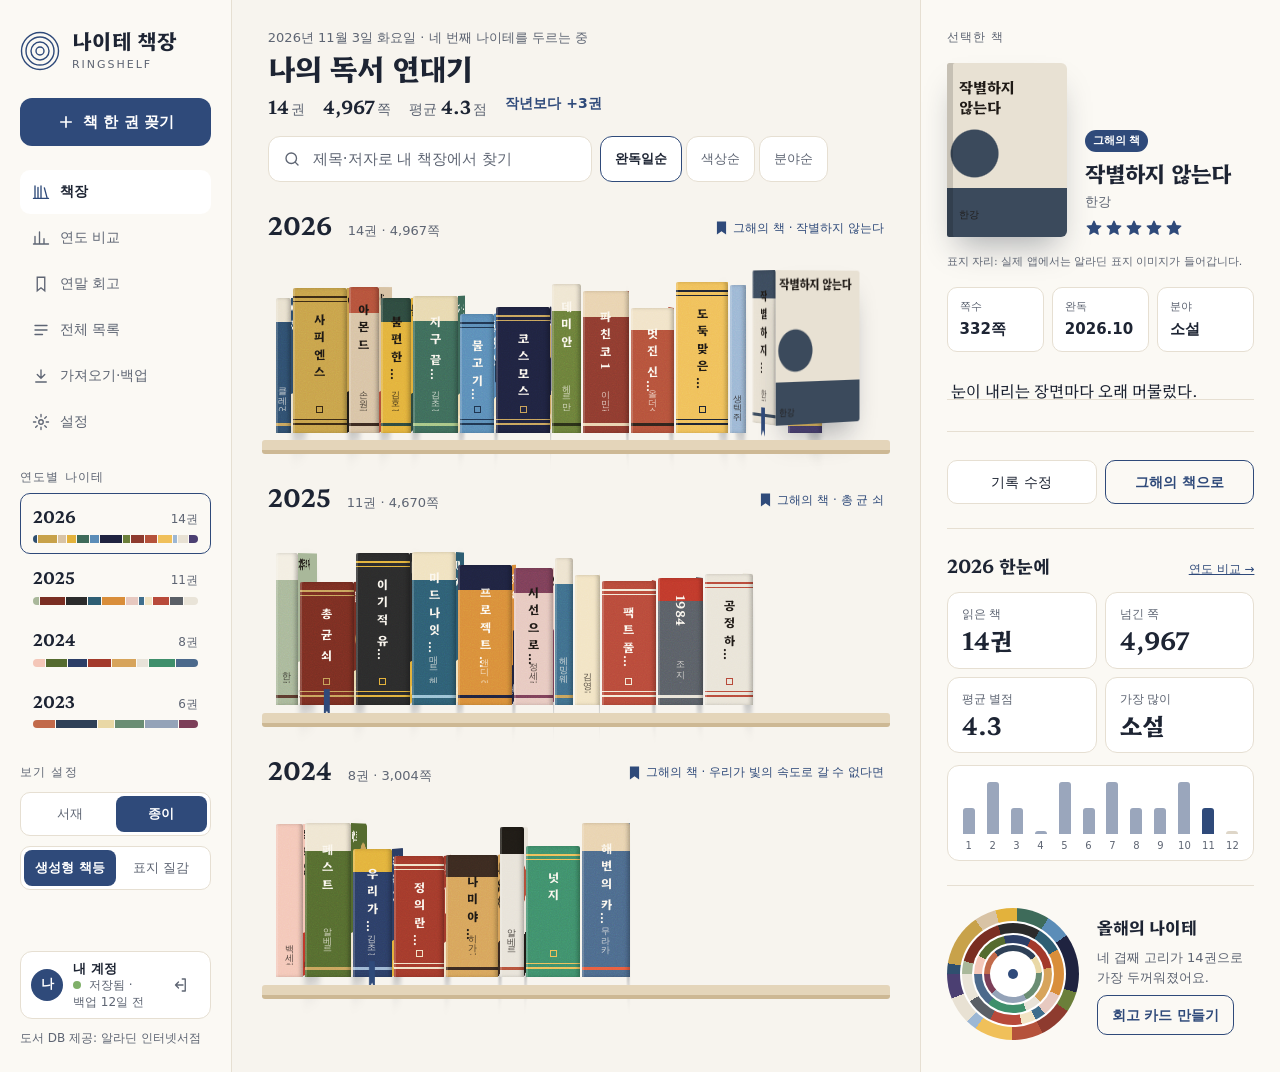
<file: ringshelf/design-mockup-paper.html>
<!doctype html>
<html lang="ko" data-theme="paper" data-spine="generated">
<head>
<meta charset="utf-8">
<meta name="viewport" content="width=device-width, initial-scale=1">
<title>나이테 책장 디자인 시안 · 종이</title>
<link rel="preconnect" href="https://fonts.googleapis.com">
<link rel="preconnect" href="https://fonts.gstatic.com" crossorigin>
<link href="https://fonts.googleapis.com/css2?family=Nanum+Myeongjo:wght@400;700;800&family=Hahmlet:wght@400;600;700&family=Noto+Sans+KR:wght@400;500;700&display=swap" rel="stylesheet">
<style>
/* ───────── 디자인 토큰 ───────── */
:root{
  --font-body:'Noto Sans KR',system-ui,sans-serif;
  --side-w:232px; --detail-w:clamp(360px,26vw,440px);
  --radius-s:8px; --radius-m:12px; --radius-l:16px;
  --spine-k:0.019cqw;               /* 쪽당 책등 두께 */
  --spine-hk:clamp(0.72px,0.07vw,0.98px); /* 높이 배율 */
  --ease-book:cubic-bezier(.2,.7,.2,1);
}
[data-theme="study"]{
  --bg:#1E1712; --side:#17110D; --panel:#241B15; --card:#2E231B; --line:#3A2D22;
  --text:#F3E9D7; --muted:#B9A88F; --accent:#D4A55A; --accent-ink:#1E1712; --accent-soft:rgba(212,165,90,.16);
  --shelf-back:#2A2019; --shelf-shadow:inset 0 12px 20px rgba(0,0,0,.35);
  --plank:#6B4529; --plank-edge:#8A5A35; --plank-shadow:0 10px 16px rgba(0,0,0,.45);
  --ribbon:#D4A55A; --bar:#8C6B45; --bar-off:#3A2D22; --ring-gap:#241B15;
  --font-display:'Nanum Myeongjo',serif; --display-weight:800;
  --book-shadow:0 18px 30px rgba(0,0,0,.5);
  color-scheme:dark;
}
[data-theme="paper"]{
  --bg:#F7F4EE; --side:#FBF9F4; --panel:#FBF9F4; --card:#FFFFFF; --line:#E6DFD2;
  --text:#1D2433; --muted:#5E6573; --accent:#2F4A7A; --accent-ink:#FFFFFF; --accent-soft:rgba(47,74,122,.10);
  --shelf-back:transparent; --shelf-shadow:none;
  --plank:#E4D5BA; --plank-edge:#CDB894; --plank-shadow:0 16px 22px -12px rgba(60,45,20,.4);
  --ribbon:#2F4A7A; --bar:#9AA6BC; --bar-off:#DED6C8; --ring-gap:#FFFFFF;
  --font-display:'Hahmlet',serif; --display-weight:700;
  --book-shadow:0 18px 30px -10px rgba(29,36,51,.35);
  color-scheme:light;
}

/* ───────── 기본 ───────── */
*{box-sizing:border-box}
body{margin:0;background:var(--bg);color:var(--text);font:15px/1.6 var(--font-body);word-break:keep-all;transition:background .3s,color .3s}
button,input{font:inherit;color:inherit}
a{color:var(--accent)}
.sr{position:absolute;width:1px;height:1px;overflow:hidden;clip:rect(0 0 0 0);white-space:nowrap}
.display{font-family:var(--font-display);font-weight:var(--display-weight)}
:focus-visible{outline:2px solid var(--accent);outline-offset:2px}

/* ───────── 앱 셸: 사이드바 · 책장 · 상세 패널 ───────── */
.app{display:grid;grid-template-columns:var(--side-w) minmax(0,1fr) var(--detail-w);min-height:100vh}
.side{background:var(--side);border-right:1px solid var(--line);padding:28px 20px 24px;display:flex;flex-direction:column;gap:24px}
.main{min-width:0;padding:28px clamp(20px,2.8vw,48px) 40px;display:flex;flex-direction:column;gap:24px}
.detail{background:var(--panel);border-left:1px solid var(--line);padding:28px clamp(20px,2vw,32px) 32px;display:flex;flex-direction:column;gap:24px}

/* 사이드바 */
.brand{display:flex;align-items:center;gap:12px}
.brand-name{font-size:21px;line-height:1.2}
.brand-sub{display:block;font-size:11px;letter-spacing:.18em;color:var(--muted)}
.side-top{display:flex;align-items:center;justify-content:space-between;gap:8px}
.menu-btn{display:none}
.side-body{display:flex;flex-direction:column;gap:24px;flex:1}
.btn-primary{height:48px;border-radius:var(--radius-m);border:0;background:var(--accent);color:var(--accent-ink);font-weight:700;display:flex;align-items:center;justify-content:center;gap:8px;cursor:pointer;text-decoration:none}
.nav{display:flex;flex-direction:column;gap:2px}
.nav a{height:44px;padding:0 12px;border-radius:10px;color:var(--muted);text-decoration:none;display:flex;align-items:center;gap:10px;font-size:14px}
.nav a:hover{background:var(--accent-soft);color:var(--text)}
.nav a[aria-current]{background:var(--card);color:var(--text);font-weight:700}
.nav a[aria-current] svg{color:var(--accent)}
.label{font-size:12px;letter-spacing:.1em;color:var(--muted)}
.years{display:flex;flex-direction:column;gap:6px}
.year-link{display:flex;flex-direction:column;gap:6px;padding:10px 12px;border-radius:10px;text-decoration:none;color:var(--text);border:1px solid transparent}
.year-link:hover{border-color:var(--line)}
.year-link[aria-current]{border-color:var(--accent)}
.year-link .row{display:flex;justify-content:space-between;align-items:baseline;font-size:13px}
.year-link .row b{font-family:var(--font-display);font-size:16px}
.year-link .row span{color:var(--muted);font-size:12px}
.band{display:flex;height:8px;border-radius:4px;overflow:hidden;gap:1px}
.seg{display:block;height:100%}
.prefs{display:flex;flex-direction:column;gap:10px}
.seg-ctl{display:grid;grid-template-columns:repeat(2,minmax(0,1fr));background:var(--card);border:1px solid var(--line);border-radius:10px;padding:3px}
.seg-ctl button{height:36px;border:0;border-radius:8px;background:transparent;color:var(--muted);font-size:13px;cursor:pointer}
.seg-ctl button[aria-checked="true"]{background:var(--accent);color:var(--accent-ink);font-weight:700}
.side-foot{margin-top:auto;display:flex;flex-direction:column;gap:10px;font-size:12px;color:var(--muted)}
.dot{display:inline-block;width:8px;height:8px;border-radius:4px;background:#7FB069;margin-right:8px}
.account{display:flex;align-items:center;gap:10px;padding:8px 8px 8px 10px;border-radius:12px;background:var(--card);border:1px solid var(--line)}
.avatar{width:32px;height:32px;border-radius:16px;background:var(--accent);color:var(--accent-ink);display:flex;align-items:center;justify-content:center;font-weight:700;font-size:13px;flex:none}
.account .who{flex:1;min-width:0;display:flex;flex-direction:column;line-height:1.35}
.account .who b{color:var(--text);font-size:13px}
.icon-btn{width:44px;height:44px;border-radius:10px;border:0;background:transparent;color:var(--muted);display:flex;align-items:center;justify-content:center;cursor:pointer;flex:none}
.icon-btn:hover{background:var(--accent-soft);color:var(--text)}

/* 로그인 화면 */
.login{position:fixed;inset:0;z-index:50;background:var(--bg);display:flex;align-items:center;justify-content:center;padding:24px}
.login[hidden]{display:none}
.login-card{width:min(420px,100%);display:flex;flex-direction:column;gap:20px;padding:36px 32px;border-radius:20px;background:var(--panel);border:1px solid var(--line);box-shadow:var(--book-shadow)}
.login-card .mini-shelf{display:flex;align-items:flex-end;gap:2px;height:64px;padding:0 6px;border-bottom:6px solid var(--plank)}
.login-card .mini-shelf span{display:block;border-radius:2px 2px 0 0}
.login-card h1{margin:0;font-size:26px;line-height:1.3}
.field{display:flex;flex-direction:column;gap:6px;font-size:13px;color:var(--muted)}
.field input{height:48px;border-radius:12px;border:1px solid var(--line);background:var(--card);padding:0 14px;font-size:15px;color:var(--text)}
.field input:focus{outline:2px solid var(--accent);outline-offset:1px}

/* 상단 */
.top{display:flex;flex-wrap:wrap;align-items:flex-end;justify-content:space-between;gap:16px 24px}
.top h1{margin:0;font-size:clamp(26px,2.3vw,34px);line-height:1.25}
.sub{font-size:13px;color:var(--muted)}
.summary{display:flex;flex-wrap:wrap;gap:6px 18px;margin-top:6px;font-size:14px;color:var(--muted)}
.summary b{color:var(--text);font-family:var(--font-display);font-size:18px;margin-right:2px}
.summary .up{color:var(--accent);font-weight:700}
.tools{display:flex;flex-wrap:wrap;gap:8px;flex:0 1 560px;justify-content:flex-end}
.search{flex:1 1 260px;display:flex;align-items:center;gap:10px;height:46px;padding:0 14px;border-radius:var(--radius-m);background:var(--card);border:1px solid var(--line)}
.search input{flex:1;min-width:0;border:0;outline:none;background:transparent;font-size:15px}
.search input::placeholder{color:var(--muted)}
.sort{display:flex;gap:4px}
.chip{height:46px;padding:0 14px;border-radius:var(--radius-m);border:1px solid var(--line);background:var(--card);color:var(--muted);font-size:13px;cursor:pointer;white-space:nowrap}
.chip[aria-pressed="true"]{border-color:var(--accent);color:var(--text);font-weight:700}

/* ───────── 책장 ───────── */
.shelf-wrap{display:flex;flex-direction:column;gap:8px}
.shelf-head{display:flex;flex-wrap:wrap;align-items:baseline;gap:4px 16px}
.shelf-head h2{margin:0;font-size:24px}
.shelf-head .meta{font-size:13px;color:var(--muted)}
.shelf-head .boy{margin-left:auto;font-size:12px;color:var(--accent);display:flex;align-items:center;gap:6px}
.shelf{container-type:inline-size;background:var(--shelf-back);box-shadow:var(--shelf-shadow);border-radius:8px 8px 0 0;padding:16px 16px 0;display:flex;align-items:flex-end;gap:2px;height:calc(176 * var(--spine-hk) + 22px);perspective:1400px;perspective-origin:50% 20%}
.plank{height:14px;margin:-8px -6px 0;background:var(--plank);border-top:3px solid var(--plank-edge);border-radius:3px;box-shadow:var(--plank-shadow);position:relative;z-index:1}
[data-theme="paper"] .plank{border-top:0;border-bottom:4px solid var(--plank-edge);margin-top:0}
[data-theme="paper"] .shelf{padding-left:8px;padding-right:8px}

/* 책 한 권 = 책등 면 + 표지 면 (CSS 3D 상자) */
.book{position:relative;flex:none;width:clamp(8px,calc(var(--p) * var(--spine-k)),9cqw);height:calc(var(--hh) * var(--spine-hk));
  padding:0;margin:0;border:0;background:none;cursor:pointer;transform-style:preserve-3d;transform-origin:0 50%;transition:transform .5s var(--ease-book)}
.book:hover,.book:focus-visible{transform:translateY(-8px)}
.book[aria-pressed="true"]{transform:translateY(-14px) translateZ(36px) rotateY(-62deg);z-index:5}
.face{position:absolute;top:0;height:100%}
.spine{left:0;width:100%;background:var(--base);color:var(--fg);border-radius:2px 2px 0 0;overflow:hidden;display:flex;flex-direction:column;align-items:center;
  box-shadow:inset 2px 0 0 rgba(255,255,255,.16),inset -3px 0 4px -1px rgba(0,0,0,.28)}
.book:hover .spine{box-shadow:inset 2px 0 0 rgba(255,255,255,.16),inset -3px 0 4px -1px rgba(0,0,0,.28),0 8px 14px rgba(0,0,0,.25)}
.spine::before{content:"";position:absolute;inset:0;pointer-events:none;opacity:.22;mix-blend-mode:overlay;
  background-image:url("data:image/svg+xml,%3Csvg xmlns='http://www.w3.org/2000/svg' width='80' height='80'%3E%3Cfilter id='n'%3E%3CfeTurbulence type='fractalNoise' baseFrequency='.9' numOctaves='2' stitchTiles='stitch'/%3E%3C/filter%3E%3Crect width='80' height='80' filter='url(%23n)'/%3E%3C/svg%3E")}
.spine .t{position:relative;writing-mode:vertical-rl;font-family:var(--font-display);font-weight:700;font-size:12px;line-height:1;letter-spacing:.04em;white-space:nowrap;overflow:hidden;text-overflow:ellipsis;max-height:62%}
.spine .a{position:absolute;bottom:22px;writing-mode:vertical-rl;font-size:9px;opacity:.75;white-space:nowrap;max-height:22%;overflow:hidden}
/* 패턴 ① 하드커버: 위·아래 금박 띠 + 아래 표시 */
.pat-hardcover{background:
  linear-gradient(var(--accent-c),var(--accent-c)) 0 8px/100% 2px no-repeat,
  linear-gradient(var(--accent-c),var(--accent-c)) 0 13px/100% 1px no-repeat,
  linear-gradient(var(--accent-c),var(--accent-c)) 0 calc(100% - 8px)/100% 2px no-repeat,
  linear-gradient(var(--accent-c),var(--accent-c)) 0 calc(100% - 13px)/100% 1px no-repeat,
  var(--base)}
.pat-hardcover .t{margin-top:22px}
.pat-hardcover .mk{position:absolute;bottom:20px;width:7px;height:7px;border:1.5px solid var(--accent-c)}
.pat-hardcover .a{display:none}
/* 패턴 ② 페이퍼백: 위쪽 띠색 블록 + 아래 강조 줄 */
.pat-paperback{background:
  linear-gradient(var(--accent-c),var(--accent-c)) 0 calc(100% - 7px)/100% 3px no-repeat,
  linear-gradient(var(--band) 0 18%,var(--base) 18%)}
.pat-paperback .t{margin-top:calc(18% + 8px)}
/* 패턴 ③ 라벨형: 가운데 밝은 라벨 상자 */
.pat-label .t{margin-top:16px;background:var(--band);color:var(--fgl);padding:6px 2px;border-radius:2px;box-shadow:0 0 0 1px rgba(0,0,0,.08)}
.pat-label .a{bottom:12px}
/* 표지 질감 모드 */
.spine .tex,.spine .ov{display:none}
[data-spine="texture"] .spine{background:var(--base)}
[data-spine="texture"] .spine .tex{display:block;position:absolute;inset:-12px;background:var(--art);background-size:500% 130%;background-position:var(--tx) 50%;filter:blur(5px) saturate(1.25)}
[data-spine="texture"] .spine .ov{display:block;position:absolute;inset:0;background:var(--base);opacity:.42}
[data-spine="texture"] .spine .mk{display:none}
[data-spine="texture"] .spine .t{margin-top:16px;text-shadow:0 1px 2px rgba(0,0,0,.35);background:none;color:var(--fg);padding:0;box-shadow:none}
/* 표지 면 */
.cover{left:100%;width:var(--cw);transform-origin:left center;transform:rotateY(90deg);background:var(--art);color:var(--fgc);border-radius:0 3px 3px 0;
  padding:12% 10%;display:flex;flex-direction:column;justify-content:space-between;text-align:left;box-shadow:var(--book-shadow);overflow:hidden}
.cover b{font-family:var(--font-display);font-size:13px;line-height:1.3}
.cover small{font-size:9px;opacity:.85}
.ribbon{position:absolute;bottom:-12px;left:50%;margin-left:-3px;width:6px;height:28px;background:var(--ribbon);clip-path:polygon(0 0,100% 0,100% 100%,50% 78%,0 100%);transform:translateZ(1px)}
@media (prefers-reduced-motion:reduce){
  .book{transition:none}
  .book[aria-pressed="true"]{transform:translateY(-14px);outline:2px solid var(--accent);outline-offset:2px}
}

/* ───────── 상세 패널 ───────── */
.detail-close{display:none}
.sel-head{display:flex;gap:18px;align-items:flex-end}
.big-cover{flex:none;width:120px;height:174px;border-radius:2px 6px 6px 2px;background:var(--art);color:var(--fgc);padding:14px 12px;display:flex;flex-direction:column;justify-content:space-between;box-shadow:inset 6px 0 0 rgba(0,0,0,.15),var(--book-shadow)}
.big-cover b{font-family:var(--font-display);font-size:15px;line-height:1.35}
.big-cover small{font-size:10px;opacity:.85}
.sel-info{display:flex;flex-direction:column;gap:6px;min-width:0}
.sel-info h3{margin:0;font-size:22px;line-height:1.3}
.tag{align-self:flex-start;font-size:11px;font-weight:700;color:var(--accent-ink);background:var(--accent);padding:2px 8px;border-radius:999px}
.stars{display:flex;gap:2px;color:var(--accent)}
.facts{margin:0;display:grid;grid-template-columns:repeat(3,minmax(0,1fr));gap:8px}
.facts div{padding:10px 12px;border-radius:10px;background:var(--card);border:1px solid var(--line);min-width:0}
.facts dt{font-size:11px;color:var(--muted)}
.facts dd{margin:2px 0 0;font-weight:700;white-space:nowrap;overflow:hidden;text-overflow:ellipsis}
.memo{margin:0;padding:6px 4px;font-family:var(--font-display);font-weight:400;font-size:16px;line-height:32px;min-height:76px;
  background:repeating-linear-gradient(transparent,transparent 31px,var(--line) 31px,var(--line) 32px)}
.caption{font-size:11px;color:var(--muted)}
.row-btns{display:flex;gap:8px}
.btn{flex:1;height:44px;border-radius:10px;border:1px solid var(--line);background:var(--card);cursor:pointer;font-size:14px}
.btn.accent{border-color:var(--accent);color:var(--accent);font-weight:700;background:transparent}
.block{display:flex;flex-direction:column;gap:12px;padding-top:22px;border-top:1px solid var(--line)}
.block-h{display:flex;justify-content:space-between;align-items:baseline}
.block-h h3{margin:0;font-size:18px}
.block-h a{font-size:12px}
.stats{display:grid;grid-template-columns:repeat(2,minmax(0,1fr));gap:8px}
.stat{padding:12px 14px;border-radius:12px;background:var(--card);border:1px solid var(--line);display:flex;flex-direction:column}
.stat span{font-size:12px;color:var(--muted)}
.stat b{font-family:var(--font-display);font-size:24px;line-height:1.3}
.months{display:grid;grid-template-columns:repeat(12,minmax(0,1fr));gap:6px;align-items:end;height:96px;padding:12px 12px 6px;border-radius:12px;background:var(--card);border:1px solid var(--line)}
.months div{display:flex;flex-direction:column;align-items:center;gap:4px}
.months i{display:block;width:100%;max-width:12px;border-radius:3px 3px 0 0;background:var(--bar)}
.months i.now{background:var(--accent)} .months i.off{background:var(--bar-off)}
.months span{font-size:10px;color:var(--muted)}
.ringcard{display:flex;align-items:center;gap:18px}
.rings{position:relative;width:132px;height:132px;flex:none}
.rings span{position:absolute;border-radius:50%}

/* ───────── 반응형 ───────── */
@media (max-width:1199px){
  .app{grid-template-columns:var(--side-w) minmax(0,1fr)}
  .detail{position:fixed;top:0;right:0;bottom:0;width:min(400px,92vw);overflow-y:auto;z-index:30;transform:translateX(100%);transition:transform .3s;box-shadow:-20px 0 40px rgba(0,0,0,.3)}
  .detail.open{transform:none}
  .detail-close{display:flex;align-self:flex-end;width:44px;height:44px;border-radius:22px;border:1px solid var(--line);background:var(--card);align-items:center;justify-content:center;cursor:pointer}
}
@media (max-width:899px){
  .app{grid-template-columns:minmax(0,1fr)}
  .side{padding:12px 16px;gap:0;border-right:0;border-bottom:1px solid var(--line);position:sticky;top:0;z-index:20}
  .brand svg{width:32px;height:32px} .brand-name{font-size:18px} .brand-sub{display:none}
  .menu-btn{display:flex;width:44px;height:44px;border-radius:22px;border:1px solid var(--line);background:var(--card);align-items:center;justify-content:center;cursor:pointer}
  .side-body{display:none;padding-top:16px}
  .side.open .side-body{display:flex;max-height:calc(100vh - 69px);overflow-y:auto;padding-bottom:16px}
  .main{padding:20px 16px 32px}
  .top h1{font-size:24px}
  .tools{flex-basis:100%}
  .sort{width:100%} .sort .chip{flex:1;height:40px}
  .detail{position:static;width:auto;transform:none;box-shadow:none;border-left:0;border-top:1px solid var(--line);padding:24px 16px 40px}
  .detail-close{display:none}
}
</style>
</head>
<body>
<div class="app">
  <aside class="side" id="side">
    <div class="side-top">
      <div class="brand">
        <svg width="40" height="40" viewBox="0 0 40 40" fill="none" stroke="currentColor" stroke-width="1.4" style="color:var(--accent)" aria-hidden="true"><circle cx="20" cy="20" r="4"/><circle cx="20" cy="20" r="9"/><circle cx="20" cy="20" r="14"/><circle cx="20" cy="20" r="18.5"/></svg>
        <div><span class="brand-name display">나이테 책장</span><span class="brand-sub">RINGSHELF</span></div>
      </div>
      <button class="menu-btn" id="menuBtn" aria-label="메뉴 열기" aria-expanded="false">
        <svg width="20" height="20" viewBox="0 0 24 24" fill="none" stroke="currentColor" stroke-width="1.8" stroke-linecap="round" aria-hidden="true"><path d="M4 7h16M4 12h16M4 17h16"/></svg>
      </button>
    </div>
    <div class="side-body">
      <a href="#" class="btn-primary">
        <svg width="18" height="18" viewBox="0 0 24 24" fill="none" stroke="currentColor" stroke-width="2.2" stroke-linecap="round" aria-hidden="true"><path d="M12 5v14M5 12h14"/></svg>책 한 권 꽂기</a>
      <nav class="nav" aria-label="주 메뉴">
        <a href="#" aria-current="page"><svg width="18" height="18" viewBox="0 0 24 24" fill="none" stroke="currentColor" stroke-width="1.8" stroke-linecap="round" aria-hidden="true"><path d="M4 4v16M8 6v14M12 4v16M16.5 6.5l3.5 13M2 20.5h20"/></svg>책장</a>
        <a href="#"><svg width="18" height="18" viewBox="0 0 24 24" fill="none" stroke="currentColor" stroke-width="1.8" stroke-linecap="round" aria-hidden="true"><path d="M4 20V10M10 20V4M16 20v-7M22 20H2"/></svg>연도 비교</a>
        <a href="#"><svg width="18" height="18" viewBox="0 0 24 24" fill="none" stroke="currentColor" stroke-width="1.8" stroke-linecap="round" aria-hidden="true"><path d="M7 3h10v18l-5-4-5 4z"/></svg>연말 회고</a>
        <a href="#"><svg width="18" height="18" viewBox="0 0 24 24" fill="none" stroke="currentColor" stroke-width="1.8" stroke-linecap="round" aria-hidden="true"><path d="M4 6h16M4 12h16M4 18h10"/></svg>전체 목록</a>
        <a href="#"><svg width="18" height="18" viewBox="0 0 24 24" fill="none" stroke="currentColor" stroke-width="1.8" stroke-linecap="round" aria-hidden="true"><path d="M12 4v11M7 10l5 5 5-5M5 20h14"/></svg>가져오기·백업</a>
        <a href="#"><svg width="18" height="18" viewBox="0 0 24 24" fill="none" stroke="currentColor" stroke-width="1.8" stroke-linecap="round" aria-hidden="true"><circle cx="12" cy="12" r="3"/><path d="M12 2v3M12 19v3M2 12h3M19 12h3M4.9 4.9l2.1 2.1M17 17l2.1 2.1M4.9 19.1L7 17M17 7l2.1-2.1"/></svg>설정</a>
      </nav>
      <div class="years">
        <span class="label">연도별 나이테</span>
        <div id="yearLinks"></div>
      </div>
      <div class="prefs">
        <span class="label">보기 설정</span>
        <div class="seg-ctl" role="radiogroup" aria-label="테마">
          <button role="radio" data-theme-set="study">서재</button>
          <button role="radio" data-theme-set="paper">종이</button>
        </div>
        <div class="seg-ctl" role="radiogroup" aria-label="책등 스타일">
          <button role="radio" data-spine-set="generated">생성형 책등</button>
          <button role="radio" data-spine-set="texture">표지 질감</button>
        </div>
      </div>
      <div class="side-foot">
        <div class="account">
          <span class="avatar" aria-hidden="true">나</span>
          <span class="who"><b>내 계정</b><span><span class="dot" aria-hidden="true"></span>저장됨 · 백업 12일 전</span></span>
          <button class="icon-btn" id="logoutBtn" aria-label="로그아웃" title="로그아웃">
            <svg width="18" height="18" viewBox="0 0 24 24" fill="none" stroke="currentColor" stroke-width="1.8" stroke-linecap="round" stroke-linejoin="round" aria-hidden="true"><path d="M15 4h4v16h-4M10 8l-4 4 4 4M6 12h10"/></svg>
          </button>
        </div>
        <span>도서 DB 제공: 알라딘 인터넷서점</span>
      </div>
    </div>
  </aside>

  <main class="main">
    <div class="top">
      <div>
        <div class="sub">2026년 11월 3일 화요일 · 네 번째 나이테를 두르는 중</div>
        <h1 class="display">나의 독서 연대기</h1>
        <div class="summary"><span><b>14</b>권</span><span><b>4,967</b>쪽</span><span>평균 <b>4.3</b>점</span><span class="up">작년보다 +3권</span></div>
      </div>
      <div class="tools">
        <label class="search">
          <svg width="18" height="18" viewBox="0 0 24 24" fill="none" stroke="currentColor" stroke-width="1.8" stroke-linecap="round" style="color:var(--muted)" aria-hidden="true"><circle cx="11" cy="11" r="7"/><path d="M20 20l-3.5-3.5"/></svg>
          <span class="sr">내 책장에서 찾기</span>
          <input type="search" placeholder="제목·저자로 내 책장에서 찾기">
        </label>
        <div class="sort" role="group" aria-label="정렬">
          <button class="chip" aria-pressed="true" data-sort="date">완독일순</button>
          <button class="chip" aria-pressed="false" data-sort="color">색상순</button>
          <button class="chip" aria-pressed="false" data-sort="cat">분야순</button>
        </div>
      </div>
    </div>
    <div id="shelves" style="display:flex;flex-direction:column;gap:24px"></div>
  </main>

  <aside class="detail" id="detail" aria-label="선택한 책과 올해 요약">
    <button class="detail-close" id="detailClose" aria-label="상세 닫기"><svg width="18" height="18" viewBox="0 0 24 24" fill="none" stroke="currentColor" stroke-width="2" stroke-linecap="round" aria-hidden="true"><path d="M6 6l12 12M18 6L6 18"/></svg></button>
    <section style="display:flex;flex-direction:column;gap:16px" id="selBox"></section>
    <section class="block">
      <div class="block-h"><h3 class="display">2026 한눈에</h3><a href="#">연도 비교 →</a></div>
      <div class="stats">
        <div class="stat"><span>읽은 책</span><b>14권</b></div>
        <div class="stat"><span>넘긴 쪽</span><b>4,967</b></div>
        <div class="stat"><span>평균 별점</span><b>4.3</b></div>
        <div class="stat"><span>가장 많이</span><b>소설</b></div>
      </div>
      <div class="months" id="months" role="img" aria-label="2026년 월별 완독 권수"></div>
    </section>
    <section class="block">
      <div class="ringcard">
        <div class="rings" id="rings" role="img" aria-label="2023년부터 2026년까지의 독서 나이테. 바깥 고리가 2026년이고, 고리 조각 하나가 책 한 권입니다."></div>
        <div style="display:flex;flex-direction:column;gap:8px">
          <h3 class="display" style="margin:0;font-size:17px">올해의 나이테</h3>
          <span class="caption" style="font-size:13px;line-height:1.5">네 겹째 고리가 14권으로 가장 두꺼워졌어요.</span>
          <a href="#" class="btn accent" style="flex:none;height:40px;padding:0 14px;display:flex;align-items:center;justify-content:center;text-decoration:none;align-self:flex-start">회고 카드 만들기</a>
        </div>
      </div>
    </section>
  </aside>
</div>

<div class="login" id="login" hidden>
  <form class="login-card" id="loginForm" aria-labelledby="loginTitle">
    <div class="mini-shelf" aria-hidden="true">
      <span style="width:14px;height:44px;background:#2F4F6F"></span><span style="width:26px;height:56px;background:#C8A24A"></span><span style="width:12px;height:40px;background:#D8C3A5"></span>
      <span style="width:18px;height:50px;background:#3E6B5A"></span><span style="width:30px;height:58px;background:#1F2340"></span><span style="width:16px;height:46px;background:#8E3B2F"></span>
      <span style="width:20px;height:52px;background:#E8E1D3"></span><span style="width:14px;height:42px;background:#4B3F72"></span>
    </div>
    <div style="display:flex;flex-direction:column;gap:6px">
      <span class="label">나이테 책장 · RINGSHELF</span>
      <h1 class="display" id="loginTitle">책장으로 돌아오신 걸 환영해요</h1>
      <span class="sub">기존 독서 앱과 같은 계정으로 로그인합니다.</span>
    </div>
    <label class="field">이메일<input type="email" autocomplete="email" placeholder="name@example.com" required></label>
    <label class="field">비밀번호<input type="password" autocomplete="current-password" placeholder="비밀번호" required></label>
    <button type="submit" class="btn-primary">로그인</button>
    <span class="caption" style="text-align:center">시안에서는 아무 값이나 넣고 로그인을 누르면 책장으로 돌아갑니다.</span>
  </form>
</div>

<script>
(function(){
  // [제목, 저자, 쪽수, 바탕, 띠, 강조, 분야, 월, 별점, 메모, 그해의 책, 패턴 지정]
  var DATA = {
    2026: [
      ['이처럼 사소한 것들','클레어 키건',128,'#2F4F6F','#E9E1CF','#C9A45C','소설','1월',4.5,'짧지만 오래 남는 겨울 이야기.'],
      ['사피엔스','유발 하라리',636,'#C8A24A','#1F1B16','#3B2A14','역사','2월',4,''],
      ['아몬드','손원평',264,'#D8C3A5','#B5523B','#3B2A20','소설','2월',4,''],
      ['불편한 편의점','김호연',268,'#E3B23C','#2E4A3F','#2E4A3F','소설','3월',4,''],
      ['지구 끝의 온실','김초엽',392,'#3E6B5A','#E8D9B0','#A8C686','소설','5월',4.5,''],
      ['물고기는 존재하지 않는다','룰루 밀러',300,'#5B8DB8','#F2E6C9','#1F3550','과학','5월',5,'분류라는 안경을 벗는 경험.'],
      ['코스모스','칼 세이건',719,'#1F2340','#C9A45C','#C9A45C','과학','6월',4.5,''],
      ['데미안','헤르만 헤세',248,'#6B7F3A','#EFE6D2','#2A3018','소설','7월',4,''],
      ['파친코 1','이민진',404,'#8E3B2F','#E9D3B0','#E9D3B0','소설','7월',4.5,''],
      ['멋진 신세계','올더스 헉슬리',384,'#B5523B','#F1E3C8','#30231C','소설','8월',4,''],
      ['도둑맞은 집중력','요한 하리',456,'#F0C05A','#1D2433','#1D2433','사회','9월',4,''],
      ['어린 왕자','생텍쥐페리',136,'#9CB7D4','#F7F1E6','#E3B23C','소설','10월',4.5,'',0,'label'],
      ['작별하지 않는다','한강',332,'#E8E1D3','#3B4A5C','#3B4A5C','소설','10월',5,'눈이 내리는 장면마다 오래 머물렀다.',1],
      ['달러구트 꿈 백화점','이미예',300,'#4B3F72','#F0C05A','#F0C05A','소설','11월',3.5,'']
    ],
    2025: [
      ['채식주의자','한강',192,'#A9B89A','#F3EEE2','#5C3A2E','소설','1월',4.5,''],
      ['총 균 쇠','재레드 다이아몬드',752,'#7A2E22','#E8D9B0','#C9A45C','역사','2월',5,'지도를 다시 보게 만든 책.',1],
      ['이기적 유전자','리처드 도킨스',632,'#2B2B2B','#E3B23C','#E3B23C','과학','3월',4,''],
      ['미드나잇 라이브러리','매트 헤이그',388,'#2E5E73','#F0E2C0','#9CC3D5','소설','4월',4,''],
      ['프로젝트 헤일메리','앤디 위어',696,'#D98E3A','#1F2340','#1F2340','소설','5월',5,''],
      ['시선으로부터','정세랑',340,'#E7C9C0','#7C3F58','#7C3F58','소설','6월',4,''],
      ['노인과 바다','헤밍웨이',160,'#3F6E8C','#EDE3CF','#C9A45C','소설','7월',4,''],
      ['여행의 이유','김영하',216,'#F2E4C4','#2F4A7A','#B5523B','에세이','8월',4,''],
      ['팩트풀니스','한스 로슬링',474,'#B84A3A','#F4EBD9','#F4EBD9','사회','9월',4.5,''],
      ['1984','조지 오웰',400,'#5A5F66','#C0392B','#E9E4D8','소설','10월',4.5,''],
      ['공정하다는 착각','마이클 샌델',420,'#E9E4D8','#1D2433','#B84A3A','인문','12월',3.5,'']
    ],
    2024: [
      ['죽고 싶지만 떡볶이는 먹고 싶어','백세희',236,'#F4C7B8','#C0392B','#3A2A2A','에세이','2월',3.5,''],
      ['페스트','알베르 카뮈',400,'#556B2F','#EFE6D2','#C9A45C','소설','3월',4,''],
      ['우리가 빛의 속도로 갈 수 없다면','김초엽',344,'#2C3E66','#E3B23C','#9CB7D4','소설','5월',5,'다정한 SF가 이렇게 아플 수 있다니.',1],
      ['정의란 무엇인가','마이클 샌델',444,'#A33A2B','#F1E3C8','#F1E3C8','인문','6월',4,''],
      ['나미야 잡화점의 기적','히가시노 게이고',456,'#D7A45B','#3B2A20','#3B2A20','소설','8월',4,''],
      ['이방인','알베르 카뮈',208,'#E8E3D9','#1F1B16','#B5523B','소설','9월',4,''],
      ['넛지','리처드 탈러',496,'#3F8F6B','#F2E6C9','#F0C05A','경제','11월',3.5,''],
      ['해변의 카프카','무라카미 하루키',420,'#4C6A8C','#E9D3B0','#E85D3F','소설','12월',4,'']
    ]
  };
  var Y2023 = [[280,'#C26A4A'],[512,'#2E4057'],[198,'#E9D8A6'],[364,'#6A8D73'],[420,'#94A3B8'],[240,'#7C3F58']];
  var PATTERN = {'소설':'paperback','에세이':'label'}; // 그 외 분야는 하드커버

  function lum(hex){var c=[1,3,5].map(function(i){var v=parseInt(hex.substr(i,2),16)/255;return v<=.03928?v/12.92:Math.pow((v+.055)/1.055,2.4)});return .2126*c[0]+.7152*c[1]+.0722*c[2]}
  function ink(hex){return lum(hex)>.36?'#1F1A16':'#FBF7EF'}
  function hash(s){var h=7;for(var i=0;i<s.length;i++)h=(h*31+s.charCodeAt(i))%9973;return h}
  function esc(s){return String(s).replace(/[&<>"]/g,function(c){return{'&':'&amp;','<':'&lt;','>':'&gt;','"':'&quot;'}[c]})}
  function art(b){ // 실제 앱에서는 알라딘 표지 이미지. 시안에서는 팔레트로 만든 간이 표지
    var h=hash(b[0]),x=20+h%60,y=25+(h>>3)%40,r=14+(h>>5)%14;
    return 'radial-gradient(circle at '+x+'% '+y+'%, '+b[5]+' 0 '+r+'%, transparent '+(r+1)+'%), linear-gradient(to top, '+b[4]+' 0 28%, '+b[3]+' 28% 100%)';
  }
  var state={sel:'2026-12', sort:'date'};
  var root=document.documentElement;

  function sorted(list){
    var l=list.map(function(b,i){return {b:b,i:i}});
    if(state.sort==='color'){l.sort(function(a,c){return hue(a.b[3])-hue(c.b[3])})}
    if(state.sort==='cat'){l.sort(function(a,c){return a.b[6]<c.b[6]?-1:a.b[6]>c.b[6]?1:a.i-c.i})}
    return l;
  }
  function hue(hex){var r=parseInt(hex.substr(1,2),16)/255,g=parseInt(hex.substr(3,2),16)/255,b=parseInt(hex.substr(5,2),16)/255,mx=Math.max(r,g,b),mn=Math.min(r,g,b),d=mx-mn,h=0;
    if(d<.08)return 400+lum(hex)*100; if(mx===r)h=((g-b)/d)%6;else if(mx===g)h=(b-r)/d+2;else h=(r-g)/d+4;return (h*60+360)%360}

  function renderShelves(){
    var html='';
    [2026,2025,2024].forEach(function(y){
      var list=DATA[y],total=0,boy='';
      list.forEach(function(b){total+=b[2];if(b[10])boy=b[0]});
      html+='<section class="shelf-wrap" id="y'+y+'"><div class="shelf-head"><h2 class="display">'+y+'</h2><span class="meta">'+list.length+'권 · '+total.toLocaleString('ko-KR')+'쪽</span>'+
        '<span class="boy"><svg width="11" height="14" viewBox="0 0 12 14" fill="currentColor" aria-hidden="true"><path d="M1 0h10v14L6 10.5 1 14z"/></svg>그해의 책 · '+esc(boy)+'</span></div><div class="shelf">';
      sorted(list).forEach(function(o){
        var b=o.b,id=y+'-'+o.i,pat=b[11]||PATTERN[b[6]]||'hardcover',hh=132+hash(b[0])%42;
        var vars='--p:'+b[2]+';--hh:'+hh+';--cw:calc(var(--hh) * var(--spine-hk) * .68);--base:'+b[3]+';--band:'+b[4]+';--accent-c:'+b[5]+';--fg:'+ink(b[3])+';--fgl:'+ink(b[4])+';--fgc:'+ink(b[3])+';--art:'+art(b)+';--tx:'+(hash(b[1])%100)+'%';
        var label=b[0]+', '+b[1]+', '+b[2]+'쪽, '+y+'년 '+b[7]+' 완독'+(b[10]?', 그해의 책':'');
        html+='<button class="book" style="'+vars+'" data-id="'+id+'" aria-pressed="'+(state.sel===id)+'" aria-label="'+esc(label)+'">'+
          '<span class="face spine pat-'+pat+'"><span class="tex"></span><span class="ov"></span>'+(b[2]>=240?'<span class="t">'+esc(b[0])+'</span>':'')+
          (pat==='hardcover'?'<span class="mk"></span>':'<span class="a">'+esc(b[1])+'</span>')+'</span>'+
          '<span class="face cover" aria-hidden="true"><b>'+esc(b[0])+'</b><small>'+esc(b[1])+'</small></span>'+
          (b[10]?'<span class="ribbon" aria-hidden="true"></span>':'')+'</button>';
      });
      html+='</div><div class="plank" aria-hidden="true"></div></section>';
    });
    document.getElementById('shelves').innerHTML=html;
  }

  function renderDetail(){
    var p=state.sel.split('-'),y=+p[0],b=DATA[y][+p[1]];
    var stars='';for(var n=1;n<=5;n++){var f=n<=b[8]?'currentColor':(n-.5<=b[8]?'url(#half)':'none');
      stars+='<svg width="18" height="18" viewBox="0 0 24 24" fill="'+f+'" stroke="currentColor" stroke-width="1.4" stroke-linejoin="round" aria-hidden="true"><defs><linearGradient id="half"><stop offset="50%" stop-color="currentColor"/><stop offset="50%" stop-color="transparent"/></linearGradient></defs><path d="M12 2.8l2.8 5.9 6.4.8-4.7 4.4 1.2 6.4L12 17.2l-5.7 3.1 1.2-6.4-4.7-4.4 6.4-.8z"/></svg>'}
    document.getElementById('selBox').innerHTML=
      '<span class="label">선택한 책</span>'+
      '<div class="sel-head"><div class="big-cover" style="--art:'+art(b)+';--fgc:'+ink(b[3])+'" aria-hidden="true"><b>'+esc(b[0])+'</b><small>'+esc(b[1])+'</small></div>'+
      '<div class="sel-info">'+(b[10]?'<span class="tag">그해의 책</span>':'')+'<h3 class="display">'+esc(b[0])+'</h3><span style="font-size:13px;color:var(--muted)">'+esc(b[1])+'</span>'+
      '<div class="stars" role="img" aria-label="별점 '+b[8]+'점">'+stars+'</div></div></div>'+
      '<span class="caption">표지 자리: 실제 앱에서는 알라딘 표지 이미지가 들어갑니다.</span>'+
      '<dl class="facts"><div><dt>쪽수</dt><dd>'+b[2]+'쪽</dd></div><div><dt>완독</dt><dd>'+y+'.'+parseInt(b[7])+'</dd></div><div><dt>분야</dt><dd>'+esc(b[6])+'</dd></div></dl>'+
      '<p class="memo">'+esc(b[9]||'아직 남긴 한 줄이 없어요. 이 책을 덮으며 떠오른 문장을 남겨 볼까요?')+'</p>'+
      '<div class="row-btns"><button class="btn">기록 수정</button><button class="btn accent">그해의 책으로</button></div>';
  }

  function renderSide(){
    var all={2026:DATA[2026].map(function(b){return[b[2],b[3]]}),2025:DATA[2025].map(function(b){return[b[2],b[3]]}),2024:DATA[2024].map(function(b){return[b[2],b[3]]}),2023:Y2023};
    var html='';
    [2026,2025,2024,2023].forEach(function(y){
      var l=all[y];
      html+='<a href="#y'+y+'" class="year-link"'+(y===2026?' aria-current="true"':'')+'><span class="row"><b>'+y+'</b><span>'+l.length+'권</span></span><span class="band" aria-hidden="true">'+
        l.map(function(s){return '<span class="seg" style="flex:'+s[0]+' 1 0;background:'+s[1]+'"></span>'}).join('')+'</span></a>';
    });
    document.getElementById('yearLinks').innerHTML=html;
    // 나이테
    var d=132,rings='';
    [2026,2025,2024,2023].forEach(function(y){
      var l=all[y],t=0,acc=0,stops=[];l.forEach(function(s){t+=s[0]});
      l.forEach(function(s){stops.push(s[1]+' '+(acc/t*100).toFixed(2)+'% '+((acc+s[0])/t*100).toFixed(2)+'%');acc+=s[0]});
      rings+=ring(d,'conic-gradient(from -90deg, '+stops.join(', ')+')');
      d-=Math.round(l.length*.95)*2; rings+=ring(d,'var(--ring-gap)'); d-=4;
    });
    rings+=ring(10,'var(--accent)');
    document.getElementById('rings').innerHTML=rings;
    function ring(s,bg){var o=(132-s)/2;return '<span style="left:'+o+'px;top:'+o+'px;width:'+s+'px;height:'+s+'px;background:'+bg+'"></span>'}
    // 월별
    var counts=[0,0,0,0,0,0,0,0,0,0,0,0];DATA[2026].forEach(function(b){counts[parseInt(b[7])-1]++});
    document.getElementById('months').innerHTML=counts.map(function(n,i){
      return '<div><i class="'+(i===10?'now':(i>10?'off':''))+'" style="height:'+(n?n*26:3)+'px"></i><span>'+(i+1)+'</span></div>'}).join('');
  }

  function syncPrefs(){
    document.querySelectorAll('[data-theme-set]').forEach(function(b){b.setAttribute('aria-checked',b.dataset.themeSet===root.dataset.theme)});
    document.querySelectorAll('[data-spine-set]').forEach(function(b){b.setAttribute('aria-checked',b.dataset.spineSet===root.dataset.spine)});
  }

  // 이벤트
  document.getElementById('shelves').addEventListener('click',function(e){
    var bk=e.target.closest('.book');if(!bk)return;
    state.sel=bk.dataset.id;
    document.querySelectorAll('.book').forEach(function(x){x.setAttribute('aria-pressed',x===bk)});
    renderDetail();
    var det=document.getElementById('detail');
    if(innerWidth<1200&&innerWidth>=900)det.classList.add('open');
    if(innerWidth<900)det.scrollIntoView({behavior:'smooth',block:'start'});
  });
  document.getElementById('shelves').addEventListener('keydown',function(e){
    var bk=e.target.closest('.book');if(!bk)return;
    if(e.key==='ArrowRight'||e.key==='ArrowLeft'){var n=e.key==='ArrowRight'?bk.nextElementSibling:bk.previousElementSibling;if(n&&n.classList.contains('book')){n.focus();e.preventDefault()}}
    if(e.key==='Escape'){bk.setAttribute('aria-pressed','false')}
  });
  document.getElementById('detailClose').onclick=function(){document.getElementById('detail').classList.remove('open')};
  document.querySelectorAll('[data-sort]').forEach(function(b){b.onclick=function(){
    state.sort=b.dataset.sort;document.querySelectorAll('[data-sort]').forEach(function(x){x.setAttribute('aria-pressed',x===b)});renderShelves()}});
  document.querySelectorAll('[data-theme-set]').forEach(function(b){b.onclick=function(){root.dataset.theme=b.dataset.themeSet;syncPrefs()}});
  document.querySelectorAll('[data-spine-set]').forEach(function(b){b.onclick=function(){root.dataset.spine=b.dataset.spineSet;syncPrefs()}});
  var menu=document.getElementById('menuBtn');
  menu.onclick=function(){var s=document.getElementById('side'),o=s.classList.toggle('open');menu.setAttribute('aria-expanded',o);menu.setAttribute('aria-label',o?'메뉴 닫기':'메뉴 열기')};

  var login=document.getElementById('login');
  document.getElementById('logoutBtn').onclick=function(){login.hidden=false;login.querySelector('input').focus()};
  document.getElementById('loginForm').onsubmit=function(e){e.preventDefault();login.hidden=true};
  if(location.hash==='#login')login.hidden=false;

  renderShelves();renderDetail();renderSide();syncPrefs();
})();
</script>
</body>
</html>
</file>
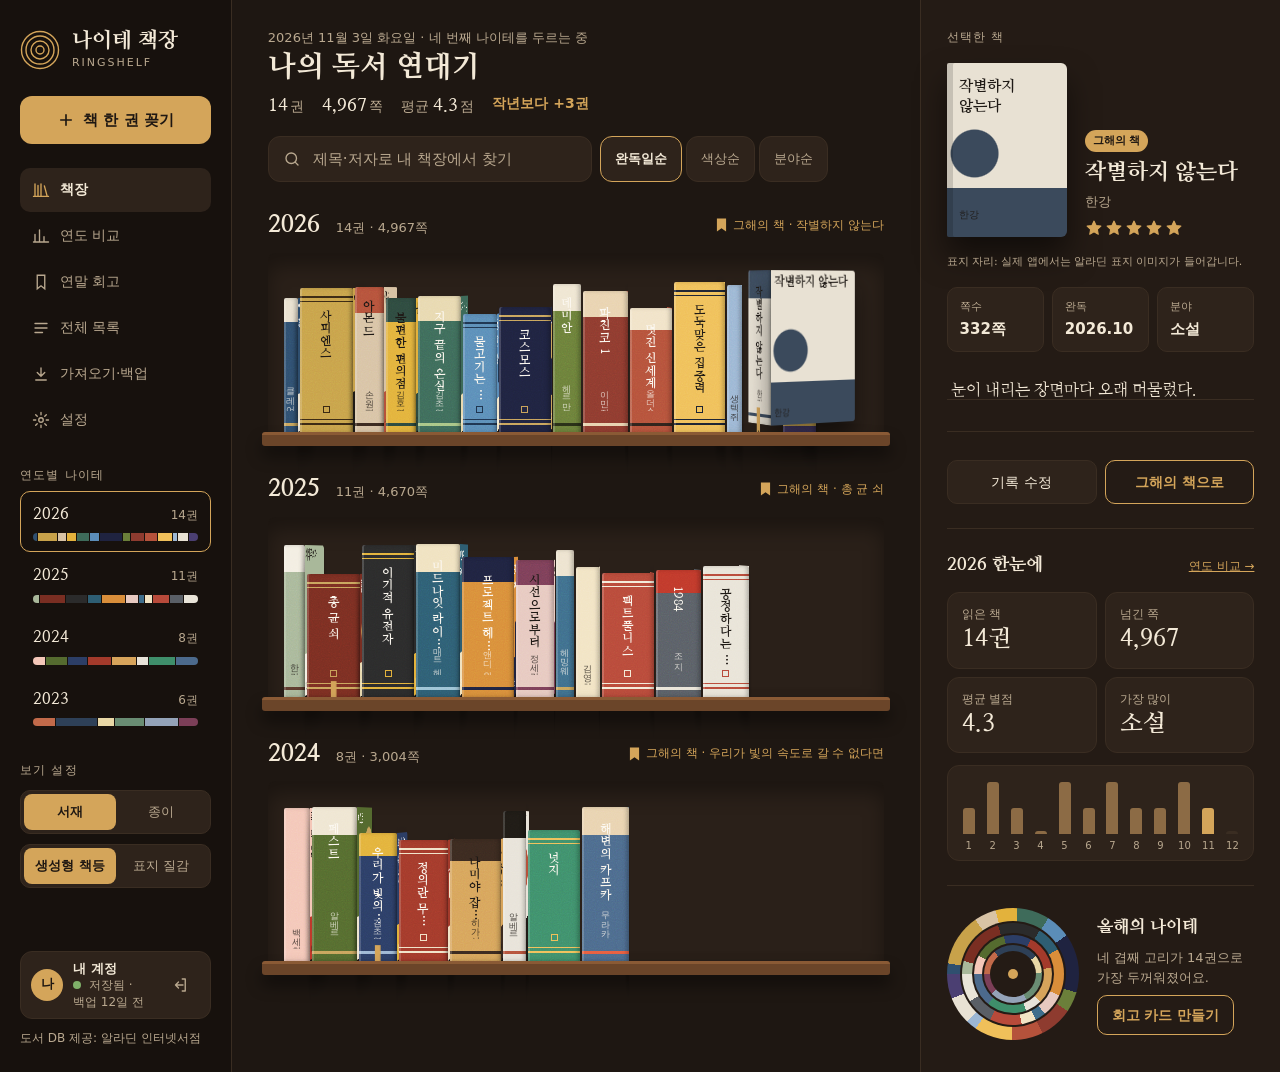
<file: ringshelf/design-mockup-study.html>
<!doctype html>
<html lang="ko" data-theme="study" data-spine="generated">
<head>
<meta charset="utf-8">
<meta name="viewport" content="width=device-width, initial-scale=1">
<title>나이테 책장 디자인 시안 · 서재</title>
<link rel="preconnect" href="https://fonts.googleapis.com">
<link rel="preconnect" href="https://fonts.gstatic.com" crossorigin>
<link href="https://fonts.googleapis.com/css2?family=Nanum+Myeongjo:wght@400;700;800&family=Hahmlet:wght@400;600;700&family=Noto+Sans+KR:wght@400;500;700&display=swap" rel="stylesheet">
<style>
/* ───────── 디자인 토큰 ───────── */
:root{
  --font-body:'Noto Sans KR',system-ui,sans-serif;
  --side-w:232px; --detail-w:clamp(360px,26vw,440px);
  --radius-s:8px; --radius-m:12px; --radius-l:16px;
  --spine-k:0.019cqw;               /* 쪽당 책등 두께 */
  --spine-hk:clamp(0.72px,0.07vw,0.98px); /* 높이 배율 */
  --ease-book:cubic-bezier(.2,.7,.2,1);
}
[data-theme="study"]{
  --bg:#1E1712; --side:#17110D; --panel:#241B15; --card:#2E231B; --line:#3A2D22;
  --text:#F3E9D7; --muted:#B9A88F; --accent:#D4A55A; --accent-ink:#1E1712; --accent-soft:rgba(212,165,90,.16);
  --shelf-back:#2A2019; --shelf-shadow:inset 0 12px 20px rgba(0,0,0,.35);
  --plank:#6B4529; --plank-edge:#8A5A35; --plank-shadow:0 10px 16px rgba(0,0,0,.45);
  --ribbon:#D4A55A; --bar:#8C6B45; --bar-off:#3A2D22; --ring-gap:#241B15;
  --font-display:'Nanum Myeongjo',serif; --display-weight:800;
  --book-shadow:0 18px 30px rgba(0,0,0,.5);
  color-scheme:dark;
}
[data-theme="paper"]{
  --bg:#F7F4EE; --side:#FBF9F4; --panel:#FBF9F4; --card:#FFFFFF; --line:#E6DFD2;
  --text:#1D2433; --muted:#5E6573; --accent:#2F4A7A; --accent-ink:#FFFFFF; --accent-soft:rgba(47,74,122,.10);
  --shelf-back:transparent; --shelf-shadow:none;
  --plank:#E4D5BA; --plank-edge:#CDB894; --plank-shadow:0 16px 22px -12px rgba(60,45,20,.4);
  --ribbon:#2F4A7A; --bar:#9AA6BC; --bar-off:#DED6C8; --ring-gap:#FFFFFF;
  --font-display:'Hahmlet',serif; --display-weight:700;
  --book-shadow:0 18px 30px -10px rgba(29,36,51,.35);
  color-scheme:light;
}

/* ───────── 기본 ───────── */
*{box-sizing:border-box}
body{margin:0;background:var(--bg);color:var(--text);font:15px/1.6 var(--font-body);word-break:keep-all;transition:background .3s,color .3s}
button,input{font:inherit;color:inherit}
a{color:var(--accent)}
.sr{position:absolute;width:1px;height:1px;overflow:hidden;clip:rect(0 0 0 0);white-space:nowrap}
.display{font-family:var(--font-display);font-weight:var(--display-weight)}
:focus-visible{outline:2px solid var(--accent);outline-offset:2px}

/* ───────── 앱 셸: 사이드바 · 책장 · 상세 패널 ───────── */
.app{display:grid;grid-template-columns:var(--side-w) minmax(0,1fr) var(--detail-w);min-height:100vh}
.side{background:var(--side);border-right:1px solid var(--line);padding:28px 20px 24px;display:flex;flex-direction:column;gap:24px}
.main{min-width:0;padding:28px clamp(20px,2.8vw,48px) 40px;display:flex;flex-direction:column;gap:24px}
.detail{background:var(--panel);border-left:1px solid var(--line);padding:28px clamp(20px,2vw,32px) 32px;display:flex;flex-direction:column;gap:24px}

/* 사이드바 */
.brand{display:flex;align-items:center;gap:12px}
.brand-name{font-size:21px;line-height:1.2}
.brand-sub{display:block;font-size:11px;letter-spacing:.18em;color:var(--muted)}
.side-top{display:flex;align-items:center;justify-content:space-between;gap:8px}
.menu-btn{display:none}
.side-body{display:flex;flex-direction:column;gap:24px;flex:1}
.btn-primary{height:48px;border-radius:var(--radius-m);border:0;background:var(--accent);color:var(--accent-ink);font-weight:700;display:flex;align-items:center;justify-content:center;gap:8px;cursor:pointer;text-decoration:none}
.nav{display:flex;flex-direction:column;gap:2px}
.nav a{height:44px;padding:0 12px;border-radius:10px;color:var(--muted);text-decoration:none;display:flex;align-items:center;gap:10px;font-size:14px}
.nav a:hover{background:var(--accent-soft);color:var(--text)}
.nav a[aria-current]{background:var(--card);color:var(--text);font-weight:700}
.nav a[aria-current] svg{color:var(--accent)}
.label{font-size:12px;letter-spacing:.1em;color:var(--muted)}
.years{display:flex;flex-direction:column;gap:6px}
.year-link{display:flex;flex-direction:column;gap:6px;padding:10px 12px;border-radius:10px;text-decoration:none;color:var(--text);border:1px solid transparent}
.year-link:hover{border-color:var(--line)}
.year-link[aria-current]{border-color:var(--accent)}
.year-link .row{display:flex;justify-content:space-between;align-items:baseline;font-size:13px}
.year-link .row b{font-family:var(--font-display);font-size:16px}
.year-link .row span{color:var(--muted);font-size:12px}
.band{display:flex;height:8px;border-radius:4px;overflow:hidden;gap:1px}
.seg{display:block;height:100%}
.prefs{display:flex;flex-direction:column;gap:10px}
.seg-ctl{display:grid;grid-template-columns:repeat(2,minmax(0,1fr));background:var(--card);border:1px solid var(--line);border-radius:10px;padding:3px}
.seg-ctl button{height:36px;border:0;border-radius:8px;background:transparent;color:var(--muted);font-size:13px;cursor:pointer}
.seg-ctl button[aria-checked="true"]{background:var(--accent);color:var(--accent-ink);font-weight:700}
.side-foot{margin-top:auto;display:flex;flex-direction:column;gap:10px;font-size:12px;color:var(--muted)}
.dot{display:inline-block;width:8px;height:8px;border-radius:4px;background:#7FB069;margin-right:8px}
.account{display:flex;align-items:center;gap:10px;padding:8px 8px 8px 10px;border-radius:12px;background:var(--card);border:1px solid var(--line)}
.avatar{width:32px;height:32px;border-radius:16px;background:var(--accent);color:var(--accent-ink);display:flex;align-items:center;justify-content:center;font-weight:700;font-size:13px;flex:none}
.account .who{flex:1;min-width:0;display:flex;flex-direction:column;line-height:1.35}
.account .who b{color:var(--text);font-size:13px}
.icon-btn{width:44px;height:44px;border-radius:10px;border:0;background:transparent;color:var(--muted);display:flex;align-items:center;justify-content:center;cursor:pointer;flex:none}
.icon-btn:hover{background:var(--accent-soft);color:var(--text)}

/* 로그인 화면 */
.login{position:fixed;inset:0;z-index:50;background:var(--bg);display:flex;align-items:center;justify-content:center;padding:24px}
.login[hidden]{display:none}
.login-card{width:min(420px,100%);display:flex;flex-direction:column;gap:20px;padding:36px 32px;border-radius:20px;background:var(--panel);border:1px solid var(--line);box-shadow:var(--book-shadow)}
.login-card .mini-shelf{display:flex;align-items:flex-end;gap:2px;height:64px;padding:0 6px;border-bottom:6px solid var(--plank)}
.login-card .mini-shelf span{display:block;border-radius:2px 2px 0 0}
.login-card h1{margin:0;font-size:26px;line-height:1.3}
.field{display:flex;flex-direction:column;gap:6px;font-size:13px;color:var(--muted)}
.field input{height:48px;border-radius:12px;border:1px solid var(--line);background:var(--card);padding:0 14px;font-size:15px;color:var(--text)}
.field input:focus{outline:2px solid var(--accent);outline-offset:1px}

/* 상단 */
.top{display:flex;flex-wrap:wrap;align-items:flex-end;justify-content:space-between;gap:16px 24px}
.top h1{margin:0;font-size:clamp(26px,2.3vw,34px);line-height:1.25}
.sub{font-size:13px;color:var(--muted)}
.summary{display:flex;flex-wrap:wrap;gap:6px 18px;margin-top:6px;font-size:14px;color:var(--muted)}
.summary b{color:var(--text);font-family:var(--font-display);font-size:18px;margin-right:2px}
.summary .up{color:var(--accent);font-weight:700}
.tools{display:flex;flex-wrap:wrap;gap:8px;flex:0 1 560px;justify-content:flex-end}
.search{flex:1 1 260px;display:flex;align-items:center;gap:10px;height:46px;padding:0 14px;border-radius:var(--radius-m);background:var(--card);border:1px solid var(--line)}
.search input{flex:1;min-width:0;border:0;outline:none;background:transparent;font-size:15px}
.search input::placeholder{color:var(--muted)}
.sort{display:flex;gap:4px}
.chip{height:46px;padding:0 14px;border-radius:var(--radius-m);border:1px solid var(--line);background:var(--card);color:var(--muted);font-size:13px;cursor:pointer;white-space:nowrap}
.chip[aria-pressed="true"]{border-color:var(--accent);color:var(--text);font-weight:700}

/* ───────── 책장 ───────── */
.shelf-wrap{display:flex;flex-direction:column;gap:8px}
.shelf-head{display:flex;flex-wrap:wrap;align-items:baseline;gap:4px 16px}
.shelf-head h2{margin:0;font-size:24px}
.shelf-head .meta{font-size:13px;color:var(--muted)}
.shelf-head .boy{margin-left:auto;font-size:12px;color:var(--accent);display:flex;align-items:center;gap:6px}
.shelf{container-type:inline-size;background:var(--shelf-back);box-shadow:var(--shelf-shadow);border-radius:8px 8px 0 0;padding:16px 16px 0;display:flex;align-items:flex-end;gap:2px;height:calc(176 * var(--spine-hk) + 22px);perspective:1400px;perspective-origin:50% 20%}
.plank{height:14px;margin:-8px -6px 0;background:var(--plank);border-top:3px solid var(--plank-edge);border-radius:3px;box-shadow:var(--plank-shadow);position:relative;z-index:1}
[data-theme="paper"] .plank{border-top:0;border-bottom:4px solid var(--plank-edge);margin-top:0}
[data-theme="paper"] .shelf{padding-left:8px;padding-right:8px}

/* 책 한 권 = 책등 면 + 표지 면 (CSS 3D 상자) */
.book{position:relative;flex:none;width:clamp(8px,calc(var(--p) * var(--spine-k)),9cqw);height:calc(var(--hh) * var(--spine-hk));
  padding:0;margin:0;border:0;background:none;cursor:pointer;transform-style:preserve-3d;transform-origin:0 50%;transition:transform .5s var(--ease-book)}
.book:hover,.book:focus-visible{transform:translateY(-8px)}
.book[aria-pressed="true"]{transform:translateY(-14px) translateZ(36px) rotateY(-62deg);z-index:5}
.face{position:absolute;top:0;height:100%}
.spine{left:0;width:100%;background:var(--base);color:var(--fg);border-radius:2px 2px 0 0;overflow:hidden;display:flex;flex-direction:column;align-items:center;
  box-shadow:inset 2px 0 0 rgba(255,255,255,.16),inset -3px 0 4px -1px rgba(0,0,0,.28)}
.book:hover .spine{box-shadow:inset 2px 0 0 rgba(255,255,255,.16),inset -3px 0 4px -1px rgba(0,0,0,.28),0 8px 14px rgba(0,0,0,.25)}
.spine::before{content:"";position:absolute;inset:0;pointer-events:none;opacity:.22;mix-blend-mode:overlay;
  background-image:url("data:image/svg+xml,%3Csvg xmlns='http://www.w3.org/2000/svg' width='80' height='80'%3E%3Cfilter id='n'%3E%3CfeTurbulence type='fractalNoise' baseFrequency='.9' numOctaves='2' stitchTiles='stitch'/%3E%3C/filter%3E%3Crect width='80' height='80' filter='url(%23n)'/%3E%3C/svg%3E")}
.spine .t{position:relative;writing-mode:vertical-rl;font-family:var(--font-display);font-weight:700;font-size:12px;line-height:1;letter-spacing:.04em;white-space:nowrap;overflow:hidden;text-overflow:ellipsis;max-height:62%}
.spine .a{position:absolute;bottom:22px;writing-mode:vertical-rl;font-size:9px;opacity:.75;white-space:nowrap;max-height:22%;overflow:hidden}
/* 패턴 ① 하드커버: 위·아래 금박 띠 + 아래 표시 */
.pat-hardcover{background:
  linear-gradient(var(--accent-c),var(--accent-c)) 0 8px/100% 2px no-repeat,
  linear-gradient(var(--accent-c),var(--accent-c)) 0 13px/100% 1px no-repeat,
  linear-gradient(var(--accent-c),var(--accent-c)) 0 calc(100% - 8px)/100% 2px no-repeat,
  linear-gradient(var(--accent-c),var(--accent-c)) 0 calc(100% - 13px)/100% 1px no-repeat,
  var(--base)}
.pat-hardcover .t{margin-top:22px}
.pat-hardcover .mk{position:absolute;bottom:20px;width:7px;height:7px;border:1.5px solid var(--accent-c)}
.pat-hardcover .a{display:none}
/* 패턴 ② 페이퍼백: 위쪽 띠색 블록 + 아래 강조 줄 */
.pat-paperback{background:
  linear-gradient(var(--accent-c),var(--accent-c)) 0 calc(100% - 7px)/100% 3px no-repeat,
  linear-gradient(var(--band) 0 18%,var(--base) 18%)}
.pat-paperback .t{margin-top:calc(18% + 8px)}
/* 패턴 ③ 라벨형: 가운데 밝은 라벨 상자 */
.pat-label .t{margin-top:16px;background:var(--band);color:var(--fgl);padding:6px 2px;border-radius:2px;box-shadow:0 0 0 1px rgba(0,0,0,.08)}
.pat-label .a{bottom:12px}
/* 표지 질감 모드 */
.spine .tex,.spine .ov{display:none}
[data-spine="texture"] .spine{background:var(--base)}
[data-spine="texture"] .spine .tex{display:block;position:absolute;inset:-12px;background:var(--art);background-size:500% 130%;background-position:var(--tx) 50%;filter:blur(5px) saturate(1.25)}
[data-spine="texture"] .spine .ov{display:block;position:absolute;inset:0;background:var(--base);opacity:.42}
[data-spine="texture"] .spine .mk{display:none}
[data-spine="texture"] .spine .t{margin-top:16px;text-shadow:0 1px 2px rgba(0,0,0,.35);background:none;color:var(--fg);padding:0;box-shadow:none}
/* 표지 면 */
.cover{left:100%;width:var(--cw);transform-origin:left center;transform:rotateY(90deg);background:var(--art);color:var(--fgc);border-radius:0 3px 3px 0;
  padding:12% 10%;display:flex;flex-direction:column;justify-content:space-between;text-align:left;box-shadow:var(--book-shadow);overflow:hidden}
.cover b{font-family:var(--font-display);font-size:13px;line-height:1.3}
.cover small{font-size:9px;opacity:.85}
.ribbon{position:absolute;bottom:-12px;left:50%;margin-left:-3px;width:6px;height:28px;background:var(--ribbon);clip-path:polygon(0 0,100% 0,100% 100%,50% 78%,0 100%);transform:translateZ(1px)}
@media (prefers-reduced-motion:reduce){
  .book{transition:none}
  .book[aria-pressed="true"]{transform:translateY(-14px);outline:2px solid var(--accent);outline-offset:2px}
}

/* ───────── 상세 패널 ───────── */
.detail-close{display:none}
.sel-head{display:flex;gap:18px;align-items:flex-end}
.big-cover{flex:none;width:120px;height:174px;border-radius:2px 6px 6px 2px;background:var(--art);color:var(--fgc);padding:14px 12px;display:flex;flex-direction:column;justify-content:space-between;box-shadow:inset 6px 0 0 rgba(0,0,0,.15),var(--book-shadow)}
.big-cover b{font-family:var(--font-display);font-size:15px;line-height:1.35}
.big-cover small{font-size:10px;opacity:.85}
.sel-info{display:flex;flex-direction:column;gap:6px;min-width:0}
.sel-info h3{margin:0;font-size:22px;line-height:1.3}
.tag{align-self:flex-start;font-size:11px;font-weight:700;color:var(--accent-ink);background:var(--accent);padding:2px 8px;border-radius:999px}
.stars{display:flex;gap:2px;color:var(--accent)}
.facts{margin:0;display:grid;grid-template-columns:repeat(3,minmax(0,1fr));gap:8px}
.facts div{padding:10px 12px;border-radius:10px;background:var(--card);border:1px solid var(--line);min-width:0}
.facts dt{font-size:11px;color:var(--muted)}
.facts dd{margin:2px 0 0;font-weight:700;white-space:nowrap;overflow:hidden;text-overflow:ellipsis}
.memo{margin:0;padding:6px 4px;font-family:var(--font-display);font-weight:400;font-size:16px;line-height:32px;min-height:76px;
  background:repeating-linear-gradient(transparent,transparent 31px,var(--line) 31px,var(--line) 32px)}
.caption{font-size:11px;color:var(--muted)}
.row-btns{display:flex;gap:8px}
.btn{flex:1;height:44px;border-radius:10px;border:1px solid var(--line);background:var(--card);cursor:pointer;font-size:14px}
.btn.accent{border-color:var(--accent);color:var(--accent);font-weight:700;background:transparent}
.block{display:flex;flex-direction:column;gap:12px;padding-top:22px;border-top:1px solid var(--line)}
.block-h{display:flex;justify-content:space-between;align-items:baseline}
.block-h h3{margin:0;font-size:18px}
.block-h a{font-size:12px}
.stats{display:grid;grid-template-columns:repeat(2,minmax(0,1fr));gap:8px}
.stat{padding:12px 14px;border-radius:12px;background:var(--card);border:1px solid var(--line);display:flex;flex-direction:column}
.stat span{font-size:12px;color:var(--muted)}
.stat b{font-family:var(--font-display);font-size:24px;line-height:1.3}
.months{display:grid;grid-template-columns:repeat(12,minmax(0,1fr));gap:6px;align-items:end;height:96px;padding:12px 12px 6px;border-radius:12px;background:var(--card);border:1px solid var(--line)}
.months div{display:flex;flex-direction:column;align-items:center;gap:4px}
.months i{display:block;width:100%;max-width:12px;border-radius:3px 3px 0 0;background:var(--bar)}
.months i.now{background:var(--accent)} .months i.off{background:var(--bar-off)}
.months span{font-size:10px;color:var(--muted)}
.ringcard{display:flex;align-items:center;gap:18px}
.rings{position:relative;width:132px;height:132px;flex:none}
.rings span{position:absolute;border-radius:50%}

/* ───────── 반응형 ───────── */
@media (max-width:1199px){
  .app{grid-template-columns:var(--side-w) minmax(0,1fr)}
  .detail{position:fixed;top:0;right:0;bottom:0;width:min(400px,92vw);overflow-y:auto;z-index:30;transform:translateX(100%);transition:transform .3s;box-shadow:-20px 0 40px rgba(0,0,0,.3)}
  .detail.open{transform:none}
  .detail-close{display:flex;align-self:flex-end;width:44px;height:44px;border-radius:22px;border:1px solid var(--line);background:var(--card);align-items:center;justify-content:center;cursor:pointer}
}
@media (max-width:899px){
  .app{grid-template-columns:minmax(0,1fr)}
  .side{padding:12px 16px;gap:0;border-right:0;border-bottom:1px solid var(--line);position:sticky;top:0;z-index:20}
  .brand svg{width:32px;height:32px} .brand-name{font-size:18px} .brand-sub{display:none}
  .menu-btn{display:flex;width:44px;height:44px;border-radius:22px;border:1px solid var(--line);background:var(--card);align-items:center;justify-content:center;cursor:pointer}
  .side-body{display:none;padding-top:16px}
  .side.open .side-body{display:flex;max-height:calc(100vh - 69px);overflow-y:auto;padding-bottom:16px}
  .main{padding:20px 16px 32px}
  .top h1{font-size:24px}
  .tools{flex-basis:100%}
  .sort{width:100%} .sort .chip{flex:1;height:40px}
  .detail{position:static;width:auto;transform:none;box-shadow:none;border-left:0;border-top:1px solid var(--line);padding:24px 16px 40px}
  .detail-close{display:none}
}
</style>
</head>
<body>
<div class="app">
  <aside class="side" id="side">
    <div class="side-top">
      <div class="brand">
        <svg width="40" height="40" viewBox="0 0 40 40" fill="none" stroke="currentColor" stroke-width="1.4" style="color:var(--accent)" aria-hidden="true"><circle cx="20" cy="20" r="4"/><circle cx="20" cy="20" r="9"/><circle cx="20" cy="20" r="14"/><circle cx="20" cy="20" r="18.5"/></svg>
        <div><span class="brand-name display">나이테 책장</span><span class="brand-sub">RINGSHELF</span></div>
      </div>
      <button class="menu-btn" id="menuBtn" aria-label="메뉴 열기" aria-expanded="false">
        <svg width="20" height="20" viewBox="0 0 24 24" fill="none" stroke="currentColor" stroke-width="1.8" stroke-linecap="round" aria-hidden="true"><path d="M4 7h16M4 12h16M4 17h16"/></svg>
      </button>
    </div>
    <div class="side-body">
      <a href="#" class="btn-primary">
        <svg width="18" height="18" viewBox="0 0 24 24" fill="none" stroke="currentColor" stroke-width="2.2" stroke-linecap="round" aria-hidden="true"><path d="M12 5v14M5 12h14"/></svg>책 한 권 꽂기</a>
      <nav class="nav" aria-label="주 메뉴">
        <a href="#" aria-current="page"><svg width="18" height="18" viewBox="0 0 24 24" fill="none" stroke="currentColor" stroke-width="1.8" stroke-linecap="round" aria-hidden="true"><path d="M4 4v16M8 6v14M12 4v16M16.5 6.5l3.5 13M2 20.5h20"/></svg>책장</a>
        <a href="#"><svg width="18" height="18" viewBox="0 0 24 24" fill="none" stroke="currentColor" stroke-width="1.8" stroke-linecap="round" aria-hidden="true"><path d="M4 20V10M10 20V4M16 20v-7M22 20H2"/></svg>연도 비교</a>
        <a href="#"><svg width="18" height="18" viewBox="0 0 24 24" fill="none" stroke="currentColor" stroke-width="1.8" stroke-linecap="round" aria-hidden="true"><path d="M7 3h10v18l-5-4-5 4z"/></svg>연말 회고</a>
        <a href="#"><svg width="18" height="18" viewBox="0 0 24 24" fill="none" stroke="currentColor" stroke-width="1.8" stroke-linecap="round" aria-hidden="true"><path d="M4 6h16M4 12h16M4 18h10"/></svg>전체 목록</a>
        <a href="#"><svg width="18" height="18" viewBox="0 0 24 24" fill="none" stroke="currentColor" stroke-width="1.8" stroke-linecap="round" aria-hidden="true"><path d="M12 4v11M7 10l5 5 5-5M5 20h14"/></svg>가져오기·백업</a>
        <a href="#"><svg width="18" height="18" viewBox="0 0 24 24" fill="none" stroke="currentColor" stroke-width="1.8" stroke-linecap="round" aria-hidden="true"><circle cx="12" cy="12" r="3"/><path d="M12 2v3M12 19v3M2 12h3M19 12h3M4.9 4.9l2.1 2.1M17 17l2.1 2.1M4.9 19.1L7 17M17 7l2.1-2.1"/></svg>설정</a>
      </nav>
      <div class="years">
        <span class="label">연도별 나이테</span>
        <div id="yearLinks"></div>
      </div>
      <div class="prefs">
        <span class="label">보기 설정</span>
        <div class="seg-ctl" role="radiogroup" aria-label="테마">
          <button role="radio" data-theme-set="study">서재</button>
          <button role="radio" data-theme-set="paper">종이</button>
        </div>
        <div class="seg-ctl" role="radiogroup" aria-label="책등 스타일">
          <button role="radio" data-spine-set="generated">생성형 책등</button>
          <button role="radio" data-spine-set="texture">표지 질감</button>
        </div>
      </div>
      <div class="side-foot">
        <div class="account">
          <span class="avatar" aria-hidden="true">나</span>
          <span class="who"><b>내 계정</b><span><span class="dot" aria-hidden="true"></span>저장됨 · 백업 12일 전</span></span>
          <button class="icon-btn" id="logoutBtn" aria-label="로그아웃" title="로그아웃">
            <svg width="18" height="18" viewBox="0 0 24 24" fill="none" stroke="currentColor" stroke-width="1.8" stroke-linecap="round" stroke-linejoin="round" aria-hidden="true"><path d="M15 4h4v16h-4M10 8l-4 4 4 4M6 12h10"/></svg>
          </button>
        </div>
        <span>도서 DB 제공: 알라딘 인터넷서점</span>
      </div>
    </div>
  </aside>

  <main class="main">
    <div class="top">
      <div>
        <div class="sub">2026년 11월 3일 화요일 · 네 번째 나이테를 두르는 중</div>
        <h1 class="display">나의 독서 연대기</h1>
        <div class="summary"><span><b>14</b>권</span><span><b>4,967</b>쪽</span><span>평균 <b>4.3</b>점</span><span class="up">작년보다 +3권</span></div>
      </div>
      <div class="tools">
        <label class="search">
          <svg width="18" height="18" viewBox="0 0 24 24" fill="none" stroke="currentColor" stroke-width="1.8" stroke-linecap="round" style="color:var(--muted)" aria-hidden="true"><circle cx="11" cy="11" r="7"/><path d="M20 20l-3.5-3.5"/></svg>
          <span class="sr">내 책장에서 찾기</span>
          <input type="search" placeholder="제목·저자로 내 책장에서 찾기">
        </label>
        <div class="sort" role="group" aria-label="정렬">
          <button class="chip" aria-pressed="true" data-sort="date">완독일순</button>
          <button class="chip" aria-pressed="false" data-sort="color">색상순</button>
          <button class="chip" aria-pressed="false" data-sort="cat">분야순</button>
        </div>
      </div>
    </div>
    <div id="shelves" style="display:flex;flex-direction:column;gap:24px"></div>
  </main>

  <aside class="detail" id="detail" aria-label="선택한 책과 올해 요약">
    <button class="detail-close" id="detailClose" aria-label="상세 닫기"><svg width="18" height="18" viewBox="0 0 24 24" fill="none" stroke="currentColor" stroke-width="2" stroke-linecap="round" aria-hidden="true"><path d="M6 6l12 12M18 6L6 18"/></svg></button>
    <section style="display:flex;flex-direction:column;gap:16px" id="selBox"></section>
    <section class="block">
      <div class="block-h"><h3 class="display">2026 한눈에</h3><a href="#">연도 비교 →</a></div>
      <div class="stats">
        <div class="stat"><span>읽은 책</span><b>14권</b></div>
        <div class="stat"><span>넘긴 쪽</span><b>4,967</b></div>
        <div class="stat"><span>평균 별점</span><b>4.3</b></div>
        <div class="stat"><span>가장 많이</span><b>소설</b></div>
      </div>
      <div class="months" id="months" role="img" aria-label="2026년 월별 완독 권수"></div>
    </section>
    <section class="block">
      <div class="ringcard">
        <div class="rings" id="rings" role="img" aria-label="2023년부터 2026년까지의 독서 나이테. 바깥 고리가 2026년이고, 고리 조각 하나가 책 한 권입니다."></div>
        <div style="display:flex;flex-direction:column;gap:8px">
          <h3 class="display" style="margin:0;font-size:17px">올해의 나이테</h3>
          <span class="caption" style="font-size:13px;line-height:1.5">네 겹째 고리가 14권으로 가장 두꺼워졌어요.</span>
          <a href="#" class="btn accent" style="flex:none;height:40px;padding:0 14px;display:flex;align-items:center;justify-content:center;text-decoration:none;align-self:flex-start">회고 카드 만들기</a>
        </div>
      </div>
    </section>
  </aside>
</div>

<div class="login" id="login" hidden>
  <form class="login-card" id="loginForm" aria-labelledby="loginTitle">
    <div class="mini-shelf" aria-hidden="true">
      <span style="width:14px;height:44px;background:#2F4F6F"></span><span style="width:26px;height:56px;background:#C8A24A"></span><span style="width:12px;height:40px;background:#D8C3A5"></span>
      <span style="width:18px;height:50px;background:#3E6B5A"></span><span style="width:30px;height:58px;background:#1F2340"></span><span style="width:16px;height:46px;background:#8E3B2F"></span>
      <span style="width:20px;height:52px;background:#E8E1D3"></span><span style="width:14px;height:42px;background:#4B3F72"></span>
    </div>
    <div style="display:flex;flex-direction:column;gap:6px">
      <span class="label">나이테 책장 · RINGSHELF</span>
      <h1 class="display" id="loginTitle">책장으로 돌아오신 걸 환영해요</h1>
      <span class="sub">기존 독서 앱과 같은 계정으로 로그인합니다.</span>
    </div>
    <label class="field">이메일<input type="email" autocomplete="email" placeholder="name@example.com" required></label>
    <label class="field">비밀번호<input type="password" autocomplete="current-password" placeholder="비밀번호" required></label>
    <button type="submit" class="btn-primary">로그인</button>
    <span class="caption" style="text-align:center">시안에서는 아무 값이나 넣고 로그인을 누르면 책장으로 돌아갑니다.</span>
  </form>
</div>

<script>
(function(){
  // [제목, 저자, 쪽수, 바탕, 띠, 강조, 분야, 월, 별점, 메모, 그해의 책, 패턴 지정]
  var DATA = {
    2026: [
      ['이처럼 사소한 것들','클레어 키건',128,'#2F4F6F','#E9E1CF','#C9A45C','소설','1월',4.5,'짧지만 오래 남는 겨울 이야기.'],
      ['사피엔스','유발 하라리',636,'#C8A24A','#1F1B16','#3B2A14','역사','2월',4,''],
      ['아몬드','손원평',264,'#D8C3A5','#B5523B','#3B2A20','소설','2월',4,''],
      ['불편한 편의점','김호연',268,'#E3B23C','#2E4A3F','#2E4A3F','소설','3월',4,''],
      ['지구 끝의 온실','김초엽',392,'#3E6B5A','#E8D9B0','#A8C686','소설','5월',4.5,''],
      ['물고기는 존재하지 않는다','룰루 밀러',300,'#5B8DB8','#F2E6C9','#1F3550','과학','5월',5,'분류라는 안경을 벗는 경험.'],
      ['코스모스','칼 세이건',719,'#1F2340','#C9A45C','#C9A45C','과학','6월',4.5,''],
      ['데미안','헤르만 헤세',248,'#6B7F3A','#EFE6D2','#2A3018','소설','7월',4,''],
      ['파친코 1','이민진',404,'#8E3B2F','#E9D3B0','#E9D3B0','소설','7월',4.5,''],
      ['멋진 신세계','올더스 헉슬리',384,'#B5523B','#F1E3C8','#30231C','소설','8월',4,''],
      ['도둑맞은 집중력','요한 하리',456,'#F0C05A','#1D2433','#1D2433','사회','9월',4,''],
      ['어린 왕자','생텍쥐페리',136,'#9CB7D4','#F7F1E6','#E3B23C','소설','10월',4.5,'',0,'label'],
      ['작별하지 않는다','한강',332,'#E8E1D3','#3B4A5C','#3B4A5C','소설','10월',5,'눈이 내리는 장면마다 오래 머물렀다.',1],
      ['달러구트 꿈 백화점','이미예',300,'#4B3F72','#F0C05A','#F0C05A','소설','11월',3.5,'']
    ],
    2025: [
      ['채식주의자','한강',192,'#A9B89A','#F3EEE2','#5C3A2E','소설','1월',4.5,''],
      ['총 균 쇠','재레드 다이아몬드',752,'#7A2E22','#E8D9B0','#C9A45C','역사','2월',5,'지도를 다시 보게 만든 책.',1],
      ['이기적 유전자','리처드 도킨스',632,'#2B2B2B','#E3B23C','#E3B23C','과학','3월',4,''],
      ['미드나잇 라이브러리','매트 헤이그',388,'#2E5E73','#F0E2C0','#9CC3D5','소설','4월',4,''],
      ['프로젝트 헤일메리','앤디 위어',696,'#D98E3A','#1F2340','#1F2340','소설','5월',5,''],
      ['시선으로부터','정세랑',340,'#E7C9C0','#7C3F58','#7C3F58','소설','6월',4,''],
      ['노인과 바다','헤밍웨이',160,'#3F6E8C','#EDE3CF','#C9A45C','소설','7월',4,''],
      ['여행의 이유','김영하',216,'#F2E4C4','#2F4A7A','#B5523B','에세이','8월',4,''],
      ['팩트풀니스','한스 로슬링',474,'#B84A3A','#F4EBD9','#F4EBD9','사회','9월',4.5,''],
      ['1984','조지 오웰',400,'#5A5F66','#C0392B','#E9E4D8','소설','10월',4.5,''],
      ['공정하다는 착각','마이클 샌델',420,'#E9E4D8','#1D2433','#B84A3A','인문','12월',3.5,'']
    ],
    2024: [
      ['죽고 싶지만 떡볶이는 먹고 싶어','백세희',236,'#F4C7B8','#C0392B','#3A2A2A','에세이','2월',3.5,''],
      ['페스트','알베르 카뮈',400,'#556B2F','#EFE6D2','#C9A45C','소설','3월',4,''],
      ['우리가 빛의 속도로 갈 수 없다면','김초엽',344,'#2C3E66','#E3B23C','#9CB7D4','소설','5월',5,'다정한 SF가 이렇게 아플 수 있다니.',1],
      ['정의란 무엇인가','마이클 샌델',444,'#A33A2B','#F1E3C8','#F1E3C8','인문','6월',4,''],
      ['나미야 잡화점의 기적','히가시노 게이고',456,'#D7A45B','#3B2A20','#3B2A20','소설','8월',4,''],
      ['이방인','알베르 카뮈',208,'#E8E3D9','#1F1B16','#B5523B','소설','9월',4,''],
      ['넛지','리처드 탈러',496,'#3F8F6B','#F2E6C9','#F0C05A','경제','11월',3.5,''],
      ['해변의 카프카','무라카미 하루키',420,'#4C6A8C','#E9D3B0','#E85D3F','소설','12월',4,'']
    ]
  };
  var Y2023 = [[280,'#C26A4A'],[512,'#2E4057'],[198,'#E9D8A6'],[364,'#6A8D73'],[420,'#94A3B8'],[240,'#7C3F58']];
  var PATTERN = {'소설':'paperback','에세이':'label'}; // 그 외 분야는 하드커버

  function lum(hex){var c=[1,3,5].map(function(i){var v=parseInt(hex.substr(i,2),16)/255;return v<=.03928?v/12.92:Math.pow((v+.055)/1.055,2.4)});return .2126*c[0]+.7152*c[1]+.0722*c[2]}
  function ink(hex){return lum(hex)>.36?'#1F1A16':'#FBF7EF'}
  function hash(s){var h=7;for(var i=0;i<s.length;i++)h=(h*31+s.charCodeAt(i))%9973;return h}
  function esc(s){return String(s).replace(/[&<>"]/g,function(c){return{'&':'&amp;','<':'&lt;','>':'&gt;','"':'&quot;'}[c]})}
  function art(b){ // 실제 앱에서는 알라딘 표지 이미지. 시안에서는 팔레트로 만든 간이 표지
    var h=hash(b[0]),x=20+h%60,y=25+(h>>3)%40,r=14+(h>>5)%14;
    return 'radial-gradient(circle at '+x+'% '+y+'%, '+b[5]+' 0 '+r+'%, transparent '+(r+1)+'%), linear-gradient(to top, '+b[4]+' 0 28%, '+b[3]+' 28% 100%)';
  }
  var state={sel:'2026-12', sort:'date'};
  var root=document.documentElement;

  function sorted(list){
    var l=list.map(function(b,i){return {b:b,i:i}});
    if(state.sort==='color'){l.sort(function(a,c){return hue(a.b[3])-hue(c.b[3])})}
    if(state.sort==='cat'){l.sort(function(a,c){return a.b[6]<c.b[6]?-1:a.b[6]>c.b[6]?1:a.i-c.i})}
    return l;
  }
  function hue(hex){var r=parseInt(hex.substr(1,2),16)/255,g=parseInt(hex.substr(3,2),16)/255,b=parseInt(hex.substr(5,2),16)/255,mx=Math.max(r,g,b),mn=Math.min(r,g,b),d=mx-mn,h=0;
    if(d<.08)return 400+lum(hex)*100; if(mx===r)h=((g-b)/d)%6;else if(mx===g)h=(b-r)/d+2;else h=(r-g)/d+4;return (h*60+360)%360}

  function renderShelves(){
    var html='';
    [2026,2025,2024].forEach(function(y){
      var list=DATA[y],total=0,boy='';
      list.forEach(function(b){total+=b[2];if(b[10])boy=b[0]});
      html+='<section class="shelf-wrap" id="y'+y+'"><div class="shelf-head"><h2 class="display">'+y+'</h2><span class="meta">'+list.length+'권 · '+total.toLocaleString('ko-KR')+'쪽</span>'+
        '<span class="boy"><svg width="11" height="14" viewBox="0 0 12 14" fill="currentColor" aria-hidden="true"><path d="M1 0h10v14L6 10.5 1 14z"/></svg>그해의 책 · '+esc(boy)+'</span></div><div class="shelf">';
      sorted(list).forEach(function(o){
        var b=o.b,id=y+'-'+o.i,pat=b[11]||PATTERN[b[6]]||'hardcover',hh=132+hash(b[0])%42;
        var vars='--p:'+b[2]+';--hh:'+hh+';--cw:calc(var(--hh) * var(--spine-hk) * .68);--base:'+b[3]+';--band:'+b[4]+';--accent-c:'+b[5]+';--fg:'+ink(b[3])+';--fgl:'+ink(b[4])+';--fgc:'+ink(b[3])+';--art:'+art(b)+';--tx:'+(hash(b[1])%100)+'%';
        var label=b[0]+', '+b[1]+', '+b[2]+'쪽, '+y+'년 '+b[7]+' 완독'+(b[10]?', 그해의 책':'');
        html+='<button class="book" style="'+vars+'" data-id="'+id+'" aria-pressed="'+(state.sel===id)+'" aria-label="'+esc(label)+'">'+
          '<span class="face spine pat-'+pat+'"><span class="tex"></span><span class="ov"></span>'+(b[2]>=240?'<span class="t">'+esc(b[0])+'</span>':'')+
          (pat==='hardcover'?'<span class="mk"></span>':'<span class="a">'+esc(b[1])+'</span>')+'</span>'+
          '<span class="face cover" aria-hidden="true"><b>'+esc(b[0])+'</b><small>'+esc(b[1])+'</small></span>'+
          (b[10]?'<span class="ribbon" aria-hidden="true"></span>':'')+'</button>';
      });
      html+='</div><div class="plank" aria-hidden="true"></div></section>';
    });
    document.getElementById('shelves').innerHTML=html;
  }

  function renderDetail(){
    var p=state.sel.split('-'),y=+p[0],b=DATA[y][+p[1]];
    var stars='';for(var n=1;n<=5;n++){var f=n<=b[8]?'currentColor':(n-.5<=b[8]?'url(#half)':'none');
      stars+='<svg width="18" height="18" viewBox="0 0 24 24" fill="'+f+'" stroke="currentColor" stroke-width="1.4" stroke-linejoin="round" aria-hidden="true"><defs><linearGradient id="half"><stop offset="50%" stop-color="currentColor"/><stop offset="50%" stop-color="transparent"/></linearGradient></defs><path d="M12 2.8l2.8 5.9 6.4.8-4.7 4.4 1.2 6.4L12 17.2l-5.7 3.1 1.2-6.4-4.7-4.4 6.4-.8z"/></svg>'}
    document.getElementById('selBox').innerHTML=
      '<span class="label">선택한 책</span>'+
      '<div class="sel-head"><div class="big-cover" style="--art:'+art(b)+';--fgc:'+ink(b[3])+'" aria-hidden="true"><b>'+esc(b[0])+'</b><small>'+esc(b[1])+'</small></div>'+
      '<div class="sel-info">'+(b[10]?'<span class="tag">그해의 책</span>':'')+'<h3 class="display">'+esc(b[0])+'</h3><span style="font-size:13px;color:var(--muted)">'+esc(b[1])+'</span>'+
      '<div class="stars" role="img" aria-label="별점 '+b[8]+'점">'+stars+'</div></div></div>'+
      '<span class="caption">표지 자리: 실제 앱에서는 알라딘 표지 이미지가 들어갑니다.</span>'+
      '<dl class="facts"><div><dt>쪽수</dt><dd>'+b[2]+'쪽</dd></div><div><dt>완독</dt><dd>'+y+'.'+parseInt(b[7])+'</dd></div><div><dt>분야</dt><dd>'+esc(b[6])+'</dd></div></dl>'+
      '<p class="memo">'+esc(b[9]||'아직 남긴 한 줄이 없어요. 이 책을 덮으며 떠오른 문장을 남겨 볼까요?')+'</p>'+
      '<div class="row-btns"><button class="btn">기록 수정</button><button class="btn accent">그해의 책으로</button></div>';
  }

  function renderSide(){
    var all={2026:DATA[2026].map(function(b){return[b[2],b[3]]}),2025:DATA[2025].map(function(b){return[b[2],b[3]]}),2024:DATA[2024].map(function(b){return[b[2],b[3]]}),2023:Y2023};
    var html='';
    [2026,2025,2024,2023].forEach(function(y){
      var l=all[y];
      html+='<a href="#y'+y+'" class="year-link"'+(y===2026?' aria-current="true"':'')+'><span class="row"><b>'+y+'</b><span>'+l.length+'권</span></span><span class="band" aria-hidden="true">'+
        l.map(function(s){return '<span class="seg" style="flex:'+s[0]+' 1 0;background:'+s[1]+'"></span>'}).join('')+'</span></a>';
    });
    document.getElementById('yearLinks').innerHTML=html;
    // 나이테
    var d=132,rings='';
    [2026,2025,2024,2023].forEach(function(y){
      var l=all[y],t=0,acc=0,stops=[];l.forEach(function(s){t+=s[0]});
      l.forEach(function(s){stops.push(s[1]+' '+(acc/t*100).toFixed(2)+'% '+((acc+s[0])/t*100).toFixed(2)+'%');acc+=s[0]});
      rings+=ring(d,'conic-gradient(from -90deg, '+stops.join(', ')+')');
      d-=Math.round(l.length*.95)*2; rings+=ring(d,'var(--ring-gap)'); d-=4;
    });
    rings+=ring(10,'var(--accent)');
    document.getElementById('rings').innerHTML=rings;
    function ring(s,bg){var o=(132-s)/2;return '<span style="left:'+o+'px;top:'+o+'px;width:'+s+'px;height:'+s+'px;background:'+bg+'"></span>'}
    // 월별
    var counts=[0,0,0,0,0,0,0,0,0,0,0,0];DATA[2026].forEach(function(b){counts[parseInt(b[7])-1]++});
    document.getElementById('months').innerHTML=counts.map(function(n,i){
      return '<div><i class="'+(i===10?'now':(i>10?'off':''))+'" style="height:'+(n?n*26:3)+'px"></i><span>'+(i+1)+'</span></div>'}).join('');
  }

  function syncPrefs(){
    document.querySelectorAll('[data-theme-set]').forEach(function(b){b.setAttribute('aria-checked',b.dataset.themeSet===root.dataset.theme)});
    document.querySelectorAll('[data-spine-set]').forEach(function(b){b.setAttribute('aria-checked',b.dataset.spineSet===root.dataset.spine)});
  }

  // 이벤트
  document.getElementById('shelves').addEventListener('click',function(e){
    var bk=e.target.closest('.book');if(!bk)return;
    state.sel=bk.dataset.id;
    document.querySelectorAll('.book').forEach(function(x){x.setAttribute('aria-pressed',x===bk)});
    renderDetail();
    var det=document.getElementById('detail');
    if(innerWidth<1200&&innerWidth>=900)det.classList.add('open');
    if(innerWidth<900)det.scrollIntoView({behavior:'smooth',block:'start'});
  });
  document.getElementById('shelves').addEventListener('keydown',function(e){
    var bk=e.target.closest('.book');if(!bk)return;
    if(e.key==='ArrowRight'||e.key==='ArrowLeft'){var n=e.key==='ArrowRight'?bk.nextElementSibling:bk.previousElementSibling;if(n&&n.classList.contains('book')){n.focus();e.preventDefault()}}
    if(e.key==='Escape'){bk.setAttribute('aria-pressed','false')}
  });
  document.getElementById('detailClose').onclick=function(){document.getElementById('detail').classList.remove('open')};
  document.querySelectorAll('[data-sort]').forEach(function(b){b.onclick=function(){
    state.sort=b.dataset.sort;document.querySelectorAll('[data-sort]').forEach(function(x){x.setAttribute('aria-pressed',x===b)});renderShelves()}});
  document.querySelectorAll('[data-theme-set]').forEach(function(b){b.onclick=function(){root.dataset.theme=b.dataset.themeSet;syncPrefs()}});
  document.querySelectorAll('[data-spine-set]').forEach(function(b){b.onclick=function(){root.dataset.spine=b.dataset.spineSet;syncPrefs()}});
  var menu=document.getElementById('menuBtn');
  menu.onclick=function(){var s=document.getElementById('side'),o=s.classList.toggle('open');menu.setAttribute('aria-expanded',o);menu.setAttribute('aria-label',o?'메뉴 닫기':'메뉴 열기')};

  var login=document.getElementById('login');
  document.getElementById('logoutBtn').onclick=function(){login.hidden=false;login.querySelector('input').focus()};
  document.getElementById('loginForm').onsubmit=function(e){e.preventDefault();login.hidden=true};
  if(location.hash==='#login')login.hidden=false;

  renderShelves();renderDetail();renderSide();syncPrefs();
})();
</script>
</body>
</html>
</file>
<file: talkmate/style.css>
/* 토크메이트(TalkMate) 스타일 — Café Notebook 디자인 (DESIGN.md 참고) */

/* ───────── 3. 디자인 토큰 ───────── */
:root {
  --bg: #F6F1E7; --surface: #FFFDF8; --surface-2: #F0E9DB; --surface-3: #E8DFCC;
  --line: #E3DACA; --line-strong: #CFC3AD;
  --text: #22252E; --text-2: #454A55; --muted: #6B675D;
  --ink: #2B48C8; --ink-hover: #2340B5; --ink-soft: #E5E9FA; --on-ink: #FFFFFF;
  --pen: #C93A29; --pen-soft: #FBE4DE;
  --fix: #1F7F53; --fix-soft: #DFF2E6;
  --hl: #FFE27A; --hl-soft: #FFF3BF;
  --note: #FFFCF3; --note-line: #D6E0F0; --note-margin: #EDB3AA;
  --stamp: #2B48C8;
  --lang-en: #3559C7; --lang-ja: #B03F69; --lang-es: #9C600B; --on-lang: #FFFFFF;
  --shadow-1: 0 1px 0 rgba(70, 50, 20, .05), 0 8px 24px rgba(70, 50, 20, .07);
  --shadow-2: 0 2px 0 rgba(70, 50, 20, .06), 0 18px 48px rgba(70, 50, 20, .16);
  --scrim: rgba(20, 16, 10, .42);
  --font-body: 'IBM Plex Sans KR', 'Noto Sans JP', system-ui, -apple-system, 'Segoe UI', 'Malgun Gothic', 'Apple SD Gothic Neo', sans-serif;
  --font-pen: 'Nanum Pen Script', 'IBM Plex Sans KR', cursive;
  --font-mono: 'JetBrains Mono', ui-monospace, Consolas, monospace;
  --r-input: 12px; --r-card: 18px; --r-bubble: 20px; --r-sheet: 24px;
  color-scheme: light;
}
@media (prefers-color-scheme: dark) {
  :root {
    --bg: #14120E; --surface: #1D1A15; --surface-2: #28241D; --surface-3: #332E25;
    --line: #353026; --line-strong: #4A4335;
    --text: #F2EDE3; --text-2: #D6CFC2; --muted: #A69E8F;
    --ink: #8FA3FF; --ink-hover: #A7B6FF; --ink-soft: #252C4D; --on-ink: #0E1330;
    --pen: #FF8371; --pen-soft: #3B201B;
    --fix: #6CD49C; --fix-soft: #16301F;
    --hl: #6B5413; --hl-soft: #3A3218;
    --note: #201D17; --note-line: #2C3546; --note-margin: #5B2F29;
    --stamp: #8FA3FF;
    --lang-en: #8FA8FF; --lang-ja: #F08DB3; --lang-es: #F2B35A; --on-lang: #14120E;
    --shadow-1: 0 1px 0 rgba(0, 0, 0, .3), 0 8px 24px rgba(0, 0, 0, .25);
    --shadow-2: 0 2px 0 rgba(0, 0, 0, .35), 0 18px 48px rgba(0, 0, 0, .45);
    --scrim: rgba(0, 0, 0, .55);
    color-scheme: dark;
  }
}

/* ───────── 기본 ───────── */
* { box-sizing: border-box; }
html, body { margin: 0; }
body {
  background: var(--bg); color: var(--text);
  font: 16px/1.6 var(--font-body);
  word-break: keep-all; overflow-wrap: anywhere;
  -webkit-font-smoothing: antialiased; -webkit-text-size-adjust: 100%;
}
button, input, select, textarea { font: inherit; color: inherit; }
a { color: var(--ink); }
code { font-family: var(--font-mono); font-size: .9em; }
:focus-visible { outline: 2px solid var(--ink); outline-offset: 2px; }
.hidden { display: none !important; }
.muted { color: var(--muted); }
.small { font-size: .875rem; }
.mono { font-family: var(--font-mono); }
.vh { position: absolute !important; width: 1px; height: 1px; overflow: hidden; clip: rect(0 0 0 0); white-space: nowrap; }
.print-only { display: none; }
svg.i { width: 18px; height: 18px; flex: none; stroke: currentColor; fill: none; stroke-width: 1.7; stroke-linecap: round; stroke-linejoin: round; }
svg.i.sm { width: 14px; height: 14px; }
svg.i.lg { width: 22px; height: 22px; }
svg.i.xl { width: 26px; height: 26px; }

/* ───────── 앱 셸 ───────── */
.topbar {
  position: sticky; top: 0; z-index: 30;
  display: flex; align-items: center; justify-content: space-between; gap: 12px;
  padding: 10px 24px; background: var(--surface); border-bottom: 1px solid var(--line);
}
.logo { display: flex; align-items: center; gap: 10px; font-weight: 700; font-size: 18px; letter-spacing: -.02em; }
.logo small { font-weight: 500; font-size: 13px; color: var(--muted); letter-spacing: 0; }
.logo-mark { width: 34px; height: 34px; border-radius: 12px 12px 12px 4px; background: var(--ink); color: var(--on-ink); display: grid; place-items: center; }
.top-actions { display: flex; align-items: center; gap: 8px; }
.cost-chip { display: inline-flex; align-items: center; gap: 6px; font-family: var(--font-mono); font-size: 12px; padding: 6px 12px; border-radius: 999px; background: var(--surface-2); color: var(--text-2); white-space: nowrap; }
.wrap { max-width: 1200px; margin: 0 auto; padding: 28px 32px 48px; }

/* ───────── 버튼 ───────── */
.btn {
  display: inline-flex; align-items: center; justify-content: center; gap: 8px;
  min-height: 44px; padding: 10px 18px; border-radius: 999px;
  border: 1px solid var(--line-strong); background: var(--surface); color: var(--text);
  font-weight: 600; font-size: 15px; cursor: pointer; white-space: nowrap; text-decoration: none;
  transition: background .15s, border-color .15s, transform .05s;
}
.btn:hover { background: var(--surface-2); }
.btn:active { transform: translateY(1px); }
.btn:disabled { opacity: .5; cursor: not-allowed; }
.btn.primary { background: var(--ink); border-color: var(--ink); color: var(--on-ink); }
.btn.primary:hover { background: var(--ink-hover); }
.btn.lg { min-height: 54px; padding: 14px 26px; font-size: 17px; }
.btn.sm { min-height: 36px; padding: 6px 14px; font-size: 14px; }
.btn.quiet { border-color: transparent; background: transparent; color: var(--text-2); }
.btn.quiet:hover { background: var(--surface-2); }
.btn.danger { color: var(--pen); }
.btn.block { width: 100%; }
.tool {
  display: inline-flex; align-items: center; gap: 5px; min-height: 32px; padding: 4px 10px;
  border-radius: 999px; border: 0; background: transparent; color: var(--muted);
  font-size: 13px; font-weight: 600; cursor: pointer;
}
.tool:hover { background: var(--surface-2); color: var(--text); }
.tool.on { background: var(--ink-soft); color: var(--ink); }
.tool.ink { color: var(--ink); padding-left: 0; }
.tool.icon-only { padding: 4px 8px; }
.icon-btn { width: 44px; height: 44px; border-radius: 50%; border: 1px solid var(--line-strong); background: var(--surface); display: grid; place-items: center; cursor: pointer; color: var(--text-2); flex: none; }
.icon-btn:hover { background: var(--surface-2); }

/* ───────── 카드·글자 ───────── */
.card { background: var(--surface); border: 1px solid var(--line); border-radius: var(--r-card); box-shadow: var(--shadow-1); padding: 24px; }
.card + .card { margin-top: 16px; }
.eyebrow { font-family: var(--font-mono); font-size: 12px; letter-spacing: .14em; text-transform: uppercase; color: var(--muted); }
.h-display { font-size: 40px; line-height: 1.2; font-weight: 700; letter-spacing: -.035em; margin: 8px 0 12px; }
.h-page { font-size: 28px; line-height: 1.3; font-weight: 700; letter-spacing: -.03em; margin: 4px 0 0; }
.h-sec { display: flex; align-items: center; gap: 10px; font-size: 18px; font-weight: 700; letter-spacing: -.02em; margin: 0 0 16px; }
.step { font-family: var(--font-mono); font-size: 12px; font-weight: 600; width: 28px; height: 28px; border-radius: 50%; display: grid; place-items: center; background: var(--ink-soft); color: var(--ink); flex: none; }
.row { display: flex; flex-wrap: wrap; gap: 10px; align-items: center; }
.row.nowrap { flex-wrap: nowrap; }
.row.end { justify-content: flex-end; }
.field { display: block; margin: 14px 0; }
.field > span { display: block; font-size: 14px; font-weight: 600; margin-bottom: 6px; }
.input, .field input[type=text], .field textarea, .field select {
  width: 100%; min-height: 46px; padding: 10px 14px; border-radius: var(--r-input);
  border: 1px solid var(--line-strong); background: var(--surface);
}
.input::placeholder, textarea::placeholder, input::placeholder { color: var(--muted); }
.input.narrow { width: 120px; min-height: 40px; text-align: right; }
.help { font-size: 13px; color: var(--muted); margin-top: 6px; }
.grid-2 { display: grid; grid-template-columns: repeat(2, minmax(0, 1fr)); gap: 12px; }
.banner { display: flex; align-items: center; justify-content: space-between; gap: 12px; flex-wrap: wrap; padding: 12px 16px; border-radius: 14px; background: var(--hl-soft); border: 1px solid var(--line); margin-bottom: 16px; }
.banner.info { background: var(--ink-soft); }
.banner.error { background: var(--pen-soft); }

/* 언어 배지 (국기 이모지 대신) */
.lang { display: inline-grid; place-items: center; width: 36px; height: 36px; border-radius: 50%; font-family: var(--font-mono); font-weight: 600; font-size: 12px; letter-spacing: .04em; color: var(--on-lang); flex: none; }
.lang.sm { width: 24px; height: 24px; font-size: 10px; }
.lang.en { background: var(--lang-en); } .lang.ja { background: var(--lang-ja); } .lang.es { background: var(--lang-es); }

/* 세그먼트 */
.seg { display: inline-flex; flex-wrap: wrap; gap: 4px; padding: 4px; border-radius: 22px; background: var(--surface-2); }
.seg button { border: 0; background: transparent; min-height: 36px; padding: 6px 14px; border-radius: 999px; font-size: 14px; font-weight: 600; color: var(--text-2); cursor: pointer; }
.seg button[aria-pressed=true] { background: var(--surface); color: var(--text); box-shadow: 0 1px 3px rgba(40, 30, 10, .15); }
.seg.ink button[aria-pressed=true] { background: var(--ink); color: var(--on-ink); box-shadow: none; }

/* 선택 카드 */
.pick { position: relative; display: flex; flex-direction: column; align-items: flex-start; gap: 6px; text-align: left; padding: 16px; border-radius: 16px; border: 1.5px solid var(--line); background: var(--surface); cursor: pointer; min-height: 44px; color: var(--text); }
.pick:hover { border-color: var(--line-strong); }
.pick[aria-pressed=true] { border-color: var(--ink); background: var(--ink-soft); }
.pick[aria-pressed=true]::after { content: ""; position: absolute; top: 12px; right: 12px; width: 22px; height: 22px; border-radius: 50%; background: var(--ink) url("data:image/svg+xml,%3Csvg xmlns='http://www.w3.org/2000/svg' viewBox='0 0 24 24' fill='none' stroke='white' stroke-width='3' stroke-linecap='round' stroke-linejoin='round'%3E%3Cpath d='M6 12.5l4 4L18 8'/%3E%3C/svg%3E") center/14px no-repeat; }
.pick .t { font-weight: 700; }
.pick .d { font-size: 13px; color: var(--muted); line-height: 1.45; }
.tile { width: 44px; height: 44px; border-radius: 14px; display: grid; place-items: center; background: var(--surface-2); color: var(--text-2); flex: none; }
.pick[aria-pressed=true] .tile { background: var(--surface); color: var(--ink); }
.grid-lang { display: grid; grid-template-columns: repeat(3, minmax(0, 1fr)); gap: 12px; }
.grid-scen { display: grid; grid-template-columns: repeat(auto-fill, minmax(168px, 1fr)); gap: 12px; }
.cat { font-size: 13px; font-weight: 700; color: var(--muted); margin: 18px 0 8px; }
.cat:first-child { margin-top: 0; }

/* ───────── 0. 시작 화면 ───────── */
.hero { display: grid; grid-template-columns: minmax(0, 1.05fr) minmax(0, .95fr); gap: 40px; align-items: center; }
.lead { font-size: 17px; color: var(--text-2); margin: 0 0 24px; max-width: 30em; }
.radio-row { display: grid; grid-template-columns: 1fr 1fr; gap: 10px; margin: 16px 0; }
.radio-card { position: relative; display: flex; gap: 10px; padding: 14px; border-radius: 14px; border: 1.5px solid var(--line); cursor: pointer; }
.radio-card input { position: absolute; opacity: 0; pointer-events: none; }
.radio-card:has(input:checked) { border-color: var(--ink); background: var(--ink-soft); }
.radio-card:has(input:focus-visible) { outline: 2px solid var(--ink); outline-offset: 2px; }
.radio-dot { width: 20px; height: 20px; border-radius: 50%; border: 2px solid var(--line-strong); flex: none; margin-top: 2px; }
.radio-card:has(input:checked) .radio-dot { border: 6px solid var(--ink); }
.radio-card b { display: block; font-size: 15px; }
.radio-card span span { display: block; font-size: 13px; color: var(--muted); line-height: 1.45; margin-top: 2px; }
.key-result { min-height: 1.4em; font-size: 14px; margin: 0 0 12px; }
.key-result.ok { padding: 10px 14px; border-radius: 12px; background: var(--fix-soft); color: var(--fix); font-weight: 600; }
.key-result.bad { padding: 10px 14px; border-radius: 12px; background: var(--pen-soft); color: var(--pen); font-weight: 600; }
.trust { display: flex; flex-direction: column; gap: 8px; margin: 20px 0 0; padding: 0; list-style: none; font-size: 13px; color: var(--muted); }
.trust li { display: flex; gap: 8px; align-items: flex-start; }
.trust svg { margin-top: 3px; }
.preview { padding: 28px; border-radius: 28px; background: var(--surface-2); }

/* ───────── 1. 연습 설정 ───────── */
.setup { display: grid; grid-template-columns: minmax(0, 1fr) 320px; gap: 24px; align-items: start; }
.opt-grid { display: grid; grid-template-columns: auto minmax(0, 1fr); gap: 14px 18px; align-items: center; margin-top: 18px; }
.opt-grid > span { font-size: 14px; font-weight: 600; color: var(--text-2); }
.opt-grid .help { margin-top: 4px; }
.ticket { background: var(--note); border: 1px solid var(--line); border-radius: 6px 6px 18px 18px; box-shadow: var(--shadow-2); padding: 22px 22px 24px; position: sticky; top: 80px; }
.ticket::before { content: ""; display: block; height: 10px; margin: -22px -22px 16px; border-radius: 6px 6px 0 0; background: repeating-linear-gradient(90deg, var(--ink) 0 18px, transparent 18px 26px); }
.ticket h3 { font-size: 13px; letter-spacing: .18em; font-family: var(--font-mono); color: var(--muted); margin: 0 0 4px; font-weight: 600; }
.ticket .big { font-size: 22px; font-weight: 700; letter-spacing: -.02em; margin: 0 0 12px; }
.ticket dl { display: grid; grid-template-columns: auto 1fr; gap: 6px 14px; margin: 0 0 14px; font-size: 14px; }
.ticket dt { color: var(--muted); } .ticket dd { margin: 0; font-weight: 600; }
.ticket ol { margin: 0 0 16px; padding-left: 20px; font-size: 14px; line-height: 1.7; }
.ticket .help { margin: 6px 0 0; }
.est { display: flex; justify-content: space-between; align-items: baseline; gap: 8px; border-top: 1px dashed var(--line-strong); padding-top: 12px; margin: 14px 0 16px; }
.est b { font-family: var(--font-mono); font-size: 20px; }

/* ───────── 말풍선 ───────── */
.thread { display: flex; flex-direction: column; gap: 18px; }
.msg { display: flex; flex-direction: column; max-width: 84%; }
.msg.ai { align-self: flex-start; }
.msg.me { align-self: flex-end; align-items: flex-end; }
.who { display: flex; align-items: center; gap: 8px; font-size: 12px; color: var(--muted); margin-bottom: 6px; }
.avatar { width: 28px; height: 28px; border-radius: 50%; display: grid; place-items: center; background: var(--surface-3); font-size: 12px; font-weight: 700; color: var(--text-2); }
.bubble { padding: 12px 16px; border-radius: var(--r-bubble); font-size: 17px; line-height: 1.55; white-space: pre-wrap; }
.msg.ai .bubble { background: var(--surface); border: 1px solid var(--line); border-top-left-radius: 6px; box-shadow: var(--shadow-1); }
.msg.me .bubble { background: var(--ink); color: var(--on-ink); border-top-right-radius: 6px; }
.tools { display: flex; flex-wrap: wrap; gap: 2px; margin-top: 4px; margin-left: 4px; }
.tr { margin-top: 6px; padding: 8px 12px; border-radius: 12px; background: var(--surface-2); font-size: 14px; color: var(--text-2); max-width: 520px; white-space: pre-wrap; }
.typing { display: inline-flex; gap: 4px; padding: 6px 0; }
.typing i { width: 7px; height: 7px; border-radius: 50%; background: var(--muted); opacity: .5; animation: dot 1.2s infinite; }
.typing i:nth-child(2) { animation-delay: .15s; } .typing i:nth-child(3) { animation-delay: .3s; }
@keyframes dot { 40% { opacity: 1; transform: translateY(-3px); } }
.fail { display: flex; align-items: center; flex-wrap: wrap; gap: 8px; margin-top: 6px; padding: 10px 12px; border-radius: 12px; background: var(--pen-soft); color: var(--pen); font-size: 14px; }
.msg-in { animation: rise .22s cubic-bezier(.2, .8, .2, 1); }
@keyframes rise { from { opacity: 0; transform: translateY(8px); } }

/* ───────── 첨삭 노트 (핵심) ───────── */
.note {
  position: relative; margin-top: 10px; width: min(560px, 100%);
  padding: 6px 18px 14px 44px; border-radius: 4px 16px 16px 16px;
  background-color: var(--note);
  background-image: linear-gradient(to right, transparent 30px, var(--note-margin) 30px, var(--note-margin) 31px, transparent 31px),
                    repeating-linear-gradient(to bottom, transparent 0, transparent 31px, var(--note-line) 31px, var(--note-line) 32px);
  background-position: 0 6px;
  line-height: 32px; font-size: 15px; box-shadow: var(--shadow-1); border: 1px solid var(--line); text-align: left;
  print-color-adjust: exact; -webkit-print-color-adjust: exact;
}
.msg.me .note { animation: rise .25s .12s cubic-bezier(.2, .8, .2, 1) both; }
.note .head { display: flex; align-items: center; flex-wrap: wrap; gap: 8px; font-weight: 700; font-size: 14px; }
.note .head .badge { font-family: var(--font-mono); font-size: 11px; font-weight: 600; padding: 0 8px; line-height: 22px; border-radius: 999px; }
.note.fix .head { color: var(--pen); } .note.fix .head .badge { background: var(--pen-soft); color: var(--pen); }
.note.ok .head { color: var(--fix); } .note.ok .head .badge { background: var(--fix-soft); color: var(--fix); }
.note .orig { font-size: 17px; padding-top: 22px; }
.mark { position: relative; display: inline-block; color: var(--pen); }
.mark s { text-decoration: none; background: linear-gradient(transparent 50%, var(--pen) 50%, var(--pen) calc(50% + 2px), transparent calc(50% + 2px)); padding: 0 1px; }
.mark .pen { position: absolute; left: -2px; bottom: 62%; transform: rotate(-3deg); transform-origin: left bottom; white-space: nowrap; font-family: var(--font-pen); font-size: 23px; line-height: 1; color: var(--pen); }
.mark .pen.plain { font-family: var(--font-body); font-size: 14px; font-weight: 600; transform: none; bottom: 88%; }
.note .fixed { display: flex; align-items: center; flex-wrap: wrap; gap: 4px; font-weight: 600; color: var(--fix); }
.note .why { display: flex; gap: 8px; align-items: baseline; font-size: 14px; color: var(--text-2); }
.note .why .chip { flex: none; }
.chip { display: inline-flex; align-items: center; font-size: 12px; font-weight: 700; line-height: 22px; padding: 0 9px; border-radius: 999px; background: var(--surface-2); color: var(--text-2); white-space: nowrap; }
.chip.pen { background: var(--pen-soft); color: var(--pen); }
.note .natural { display: flex; flex-wrap: wrap; align-items: center; gap: 0 6px; }
.note .natural .label { font-size: 13px; font-weight: 700; color: var(--muted); }
.hl { background: linear-gradient(transparent 45%, var(--hl) 45%, var(--hl) 88%, transparent 88%); padding: 0 2px; print-color-adjust: exact; -webkit-print-color-adjust: exact; }
.pen-comment { font-family: var(--font-pen); font-size: 22px; color: var(--pen); line-height: 32px; }
.note.ok .pen-comment, .pen-comment.ok { color: var(--fix); }
.note.loading { color: var(--muted); font-size: 14px; padding-top: 14px; }
.skel { display: inline-block; height: 10px; border-radius: 5px; background: var(--surface-3); animation: pulse 1.2s infinite; vertical-align: middle; }
@keyframes pulse { 50% { opacity: .45; } }

/* ───────── 2. 회화 ───────── */
.chat { display: grid; grid-template-columns: minmax(0, 1fr) 300px; gap: 24px; align-items: start; }
.chat-panel { background: var(--surface); border: 1px solid var(--line); border-radius: 22px; box-shadow: var(--shadow-1); display: flex; flex-direction: column; min-height: calc(100dvh - 150px); overflow: hidden; }
.chat-head { display: flex; align-items: center; justify-content: space-between; gap: 12px; padding: 14px 20px; border-bottom: 1px solid var(--line); }
.chat-title { display: flex; align-items: center; gap: 12px; min-width: 0; }
.chat-title b { display: block; font-size: 17px; }
.chat-title small { display: flex; align-items: center; gap: 6px; color: var(--muted); font-size: 13px; }
.progress { height: 4px; background: var(--surface-2); position: relative; }
.progress i { position: absolute; inset: 0 auto 0 0; width: 0; background: var(--ink); border-radius: 0 2px 2px 0; transition: width .3s; }
.chat-body { flex: 1; padding: 24px 24px 12px; background: var(--bg); overflow-y: auto; }
.notice { margin: 0; padding: 10px 16px; background: var(--ink-soft); font-size: 14px; display: flex; gap: 8px; align-items: center; justify-content: space-between; flex-wrap: wrap; }
/* 입력 바: 입력창과 버튼을 하나의 둥근 바에 모아 높이를 맞춤 (DESIGN.md 6.11) */
.composer { padding: 14px 16px 12px; border-top: 1px solid var(--line); background: var(--surface); display: flex; flex-direction: column; gap: 8px; }
.inbar {
  --h: 48px;
  display: flex; align-items: flex-end; gap: 8px; padding: 6px 6px 6px 8px;
  border: 1.5px solid var(--line-strong); border-radius: 30px; background: var(--bg);
  transition: border-color .15s, box-shadow .15s;
}
.inbar:focus-within { border-color: var(--ink); box-shadow: 0 0 0 4px var(--ink-soft); background: var(--surface); }
.inbar.listening { border-color: var(--pen); box-shadow: 0 0 0 4px var(--pen-soft); }
.inbar textarea {
  flex: 1; min-width: 0; resize: none; border: 0; outline: none; background: transparent;
  min-height: var(--h); max-height: 160px; padding: 12px 10px; font-size: 16px; line-height: 24px;
}
.inbar textarea:focus-visible { outline: none; }
.inbar .actions { display: flex; align-items: center; gap: 6px; flex: none; }
.act {
  display: inline-flex; align-items: center; justify-content: center; gap: 6px;
  height: var(--h); padding: 0 18px; border: 0; border-radius: 999px;
  font-weight: 600; font-size: 15px; cursor: pointer; white-space: nowrap;
  transition: background .15s, transform .05s;
}
.act:active { transform: translateY(1px); }
.act:disabled { opacity: .5; cursor: not-allowed; }
.act.hint-btn { background: var(--ink-soft); color: var(--ink); }
.act.hint-btn:hover { background: color-mix(in srgb, var(--ink) 16%, var(--surface)); }
.act.send { background: var(--ink); color: var(--on-ink); }
.act.send:hover { background: var(--ink-hover); }
.inbar .mic { width: var(--h); height: var(--h); box-shadow: none; }
.inbar .mic.live { box-shadow: 0 0 0 4px var(--pen-soft); }
.mic { width: 60px; height: 60px; border-radius: 50%; border: 0; background: var(--ink); color: var(--on-ink); display: grid; place-items: center; cursor: pointer; box-shadow: 0 6px 16px rgba(43, 72, 200, .3); flex: none; transition: background .15s, box-shadow .15s; }
.mic.live { background: var(--pen); animation: ring 1.4s ease-in-out infinite; }
.mic:disabled { opacity: .4; cursor: not-allowed; }
@keyframes ring { 50% { box-shadow: 0 0 0 7px var(--pen-soft); } }
.mic-hint { font-size: 12px; color: var(--muted); display: flex; align-items: center; gap: 6px; min-height: 18px; padding: 0 18px; }
.mic-hint.live { color: var(--pen); }
/* 키보드 단축키 안내: 마우스를 쓰는 PC에서만 */
.kbd-hint { display: none; margin-left: auto; white-space: nowrap; color: var(--muted); }
.kbd-hint kbd { font-family: var(--font-mono); font-size: 11px; padding: 1px 6px; border-radius: 6px; border: 1px solid var(--line-strong); border-bottom-width: 2px; background: var(--surface); color: var(--text-2); }
@media (hover: hover) and (pointer: fine) and (min-width: 861px) { .kbd-hint { display: inline; } }
.wave { display: inline-flex; align-items: center; gap: 3px; height: 18px; }
.wave i { width: 3px; border-radius: 2px; background: var(--pen); animation: wave 1s ease-in-out infinite; }
.wave i:nth-child(1) { height: 6px; } .wave i:nth-child(2) { height: 14px; animation-delay: .1s; } .wave i:nth-child(3) { height: 18px; animation-delay: .2s; } .wave i:nth-child(4) { height: 10px; animation-delay: .3s; } .wave i:nth-child(5) { height: 16px; animation-delay: .4s; }
@keyframes wave { 50% { transform: scaleY(.4); } }

/* 힌트 (데스크톱: 입력창 위 카드 / 모바일: 아래 시트) */
.hints { margin: 0 16px 12px; padding: 14px 16px; border: 1.5px dashed var(--ink); border-radius: 16px; background: var(--surface); }
.hints .h-head { display: flex; justify-content: space-between; align-items: center; font-weight: 700; }
.hints .h-head b { display: flex; align-items: center; gap: 6px; }
.hint { padding: 10px 0; border-top: 1px solid var(--line); }
.hint:first-of-type { border-top: 0; }
.hint .ph { display: flex; align-items: center; gap: 4px; font-weight: 600; font-size: 17px; }
.hint .rd { font-size: 13px; color: var(--muted); }
.hint .ko { font-size: 14px; color: var(--text-2); }

/* 오른쪽 레일 */
.rail { display: flex; flex-direction: column; gap: 16px; position: sticky; top: 80px; }
.rail .card { padding: 18px; }
.rail .card + .card { margin-top: 0; }
.rail h3 { display: flex; align-items: center; justify-content: space-between; font-size: 15px; margin: 0 0 12px; }
.rail h3 .mono { font-size: 13px; font-weight: 400; }
.stamps { display: flex; flex-direction: column; gap: 10px; margin: 0; padding: 0; list-style: none; }
.stamps li { position: relative; }
.stamps label { display: flex; align-items: center; gap: 12px; font-size: 14px; line-height: 1.45; cursor: pointer; }
.stamps li.done label > span:last-child { color: var(--muted); }
.stamps input:focus-visible + label .stamp { outline: 2px solid var(--ink); outline-offset: 2px; }
.stamp { width: 38px; height: 38px; border-radius: 50%; flex: none; display: grid; place-items: center; font-family: var(--font-mono); font-size: 12px; font-weight: 600; color: var(--muted); border: 1.5px dashed var(--line-strong); }
.stamp.done { border: 2px solid var(--stamp); color: var(--stamp); transform: rotate(-12deg); background: color-mix(in srgb, var(--stamp) 8%, transparent); animation: stampIn .2s ease-out; }
@keyframes stampIn { from { transform: scale(1.2) rotate(0); } }
.stamps .comment { display: block; font-size: 13px; color: var(--muted); }
.bars { display: flex; flex-direction: column; gap: 10px; }
.bar { display: grid; grid-template-columns: 84px 1fr 22px; gap: 10px; align-items: center; font-size: 13px; }
.bar .track { height: 8px; border-radius: 4px; background: var(--surface-2); overflow: hidden; }
.bar .track i { display: block; height: 100%; border-radius: 4px; background: var(--pen); print-color-adjust: exact; -webkit-print-color-adjust: exact; }
.bar b { font-family: var(--font-mono); font-size: 13px; text-align: right; }
.empty { font-size: 13px; color: var(--muted); }
.receipt {
  font-family: var(--font-mono); font-size: 12px; color: var(--text-2);
  background: var(--note); border: 1px solid var(--line); border-radius: 6px; padding: 14px 16px 20px;
  -webkit-mask: radial-gradient(circle 6px at 50% 100%, transparent 98%, #000) 0 0 / 14px 100% repeat-x;
  mask: radial-gradient(circle 6px at 50% 100%, transparent 98%, #000) 0 0 / 14px 100% repeat-x;
}
.receipt .row { display: flex; justify-content: space-between; gap: 10px; padding: 3px 0; flex-wrap: nowrap; }
.receipt .row span:first-child { min-width: 0; overflow: hidden; text-overflow: ellipsis; white-space: nowrap; }
.receipt .row span:last-child { flex: none; white-space: nowrap; }
.receipt .sum { border-top: 1px dashed var(--line-strong); margin-top: 6px; padding-top: 8px; font-weight: 600; color: var(--text); }
.receipt .ttl { text-align: center; letter-spacing: .2em; color: var(--muted); margin-bottom: 8px; }

/* 모바일 미션 띠 (데스크톱에서는 숨김) */
.mstrip { display: none; align-items: center; gap: 6px; width: 100%; padding: 8px 14px; border: 0; border-bottom: 1px solid var(--line); background: var(--surface); font-size: 12px; color: var(--muted); cursor: pointer; text-align: left; }
.mstrip .mini { width: 20px; height: 20px; border-radius: 50%; border: 1.5px dashed var(--line-strong); flex: none; }
.mstrip .mini.done { border: 2px solid var(--stamp); background: color-mix(in srgb, var(--stamp) 15%, transparent); }
.mstrip .cost { margin-left: auto; font-family: var(--font-mono); }

/* ───────── 3. 리포트 ───────── */
.report { display: grid; grid-template-columns: minmax(0, 1fr) 300px; gap: 24px; align-items: start; margin-top: 12px; }
#reportBody > .card { margin-top: 16px; }
.meta-row { display: flex; align-items: center; flex-wrap: wrap; gap: 8px; color: var(--muted); font-size: 14px; margin-top: 6px; }
.stats { display: grid; grid-template-columns: repeat(4, minmax(0, 1fr)); gap: 12px; margin: 20px 0 0; }
.stat { padding: 16px; border-radius: 16px; background: var(--surface); border: 1px solid var(--line); }
.stat b { display: block; font-family: var(--font-mono); font-size: 28px; font-weight: 600; letter-spacing: -.02em; line-height: 1.3; }
.stat span { font-size: 13px; color: var(--muted); }
.verdict { font-size: 18px; line-height: 1.7; margin: 0; }
.verdict-pen { font-family: var(--font-pen); font-size: 26px; color: var(--pen); margin: 8px 0 0; line-height: 1.3; }
.two { display: grid; grid-template-columns: 1fr 1fr; gap: 16px; margin-top: 16px; }
.two > .card { margin-top: 0; }
.list { margin: 0; padding-left: 20px; line-height: 1.8; }
.expr { display: flex; flex-direction: column; gap: 2px; padding: 12px 0; border-bottom: 1px dashed var(--line); }
.expr:last-child { border-bottom: 0; padding-bottom: 0; }
.expr:first-of-type { padding-top: 0; }
.expr .ph { display: flex; align-items: center; gap: 4px; font-size: 17px; font-weight: 600; }
.expr .ko { font-size: 14px; color: var(--text-2); }
.expr .ex { font-size: 13px; color: var(--muted); }
.report .note { width: 100%; margin: 0 0 12px; }
.report .note:last-child { margin-bottom: 0; }
details.transcript summary { cursor: pointer; font-weight: 700; font-size: 18px; list-style: none; display: flex; align-items: center; justify-content: space-between; }
details.transcript summary::-webkit-details-marker { display: none; }
details.transcript summary::after { content: "펼치기"; font-size: 13px; font-weight: 600; color: var(--ink); }
details.transcript[open] summary::after { content: "접기"; }
.line { padding: 8px 0; border-bottom: 1px dashed var(--line); }
.line:last-child { border-bottom: 0; }
.line .w { font-weight: 700; margin-right: 6px; }
.line .fixline { font-size: 14px; color: var(--fix); margin-left: 16px; }
.files { display: flex; flex-direction: column; gap: 8px; }
.file { display: flex; align-items: center; gap: 12px; width: 100%; padding: 12px 14px; border-radius: 14px; border: 1px solid var(--line); background: var(--surface); color: var(--text); text-align: left; cursor: pointer; min-height: 44px; }
.file:hover { border-color: var(--ink); }
.file .ext { width: 40px; height: 40px; border-radius: 10px; display: grid; place-items: center; font-family: var(--font-mono); font-size: 11px; font-weight: 600; color: #fff; flex: none; }
.file .ext.pdf { background: #C24A3A; } .file .ext.doc { background: #2F5DB8; } .file .ext.xls { background: #22804F; }
.file b { display: block; font-size: 15px; } .file small { color: var(--muted); font-size: 12px; }
.file svg { margin-left: auto; color: var(--muted); }
.unsaved { display: inline-flex; font-size: 12px; font-weight: 600; padding: 2px 10px; border-radius: 999px; background: var(--hl-soft); color: var(--text-2); }
table.tbl { width: 100%; border-collapse: collapse; font-size: 13px; }
.tbl th, .tbl td { border: 1px solid var(--line); padding: 6px 8px; text-align: left; vertical-align: top; }
.tbl th { background: var(--surface-2); }

/* ───────── 설정 대화 상자 ───────── */
dialog { width: min(640px, calc(100vw - 24px)); max-height: calc(100dvh - 32px); padding: 0; border: 0; border-radius: 24px; background: var(--surface); color: var(--text); box-shadow: var(--shadow-2); }
dialog::backdrop { background: var(--scrim); }
dialog form { display: flex; flex-direction: column; max-height: calc(100dvh - 32px); }
.dlg-head { display: flex; justify-content: space-between; align-items: center; padding: 16px 24px; border-bottom: 1px solid var(--line); }
.dlg-head h2 { margin: 0; font-size: 20px; }
.dlg-body { padding: 4px 24px 12px; overflow-y: auto; }
.dlg-foot { display: flex; justify-content: space-between; gap: 8px; padding: 14px 24px; border-top: 1px solid var(--line); background: var(--surface-2); }
.group { padding: 16px 0; border-bottom: 1px solid var(--line); }
.group:last-child { border-bottom: 0; }
.group h3 { font-size: 15px; margin: 0 0 10px; display: flex; align-items: center; gap: 8px; }
.sub-h { font-size: 13px; margin: 14px 0 4px; color: var(--text-2); }
.model-row { display: grid; grid-template-columns: 120px 1fr; gap: 10px; align-items: center; padding: 4px 0; font-size: 14px; }
.model-row .role { font-weight: 600; color: var(--text-2); }
.model-row .input { min-height: 40px; font-size: 13px; }
.price-row { display: grid; grid-template-columns: minmax(0, 1fr) 88px 88px; gap: 8px; align-items: center; font-size: 12px; margin: 4px 0; }
.price-row.head { color: var(--muted); }
.price-row code { word-break: break-all; color: var(--text-2); }
.price-row input { min-height: 36px; padding: 6px 10px; border-radius: 10px; border: 1px solid var(--line-strong); background: var(--surface); font-family: var(--font-mono); font-size: 12px; width: 100%; }
.toggle-row { display: flex; justify-content: space-between; align-items: center; gap: 16px; padding: 8px 0; font-size: 15px; cursor: pointer; }
.toggle-row small { display: block; font-size: 13px; color: var(--muted); }
input.switch { appearance: none; -webkit-appearance: none; position: relative; width: 46px; height: 28px; border-radius: 999px; background: var(--line-strong); flex: none; cursor: pointer; margin: 0; transition: background .15s; }
input.switch::after { content: ""; position: absolute; top: 3px; left: 3px; width: 22px; height: 22px; border-radius: 50%; background: #fff; box-shadow: 0 1px 2px rgba(0, 0, 0, .2); transition: left .15s; }
input.switch:checked { background: var(--ink); }
input.switch:checked::after { left: 21px; }
.range { width: 100%; accent-color: var(--ink); }
.voice-row { display: grid; grid-template-columns: auto minmax(0, 1fr) auto; gap: 10px; align-items: center; padding: 4px 0; }
.voice-row select { min-height: 40px; }
.mic-test { display: flex; align-items: center; gap: 12px; margin-top: 12px; }
.meter { flex: 1; height: 10px; border-radius: 999px; background: var(--surface-2); overflow: hidden; }
.meter i { display: block; height: 100%; width: 0; background: var(--fix); transition: width .08s linear; }

/* 알림 */
#toast {
  position: fixed; left: 50%; bottom: 24px; transform: translateX(-50%); z-index: 100;
  max-width: min(560px, calc(100vw - 32px)); padding: 12px 18px; border-radius: 14px;
  background: #22252E; color: #fff; box-shadow: var(--shadow-2); font-size: 14px;
  opacity: 0; pointer-events: none; transition: opacity .2s;
}
#toast.show { opacity: 1; }
#toast.error { background: #A3301F; }

/* ───────── 반응형 ───────── */
@media (max-width: 980px) {
  .hero, .setup, .report, .two { grid-template-columns: 1fr; }
  .ticket, .rail { position: static; }
  .preview { display: none; }
}
@media (max-width: 860px) {
  .wrap { padding: 16px 12px 32px; }
  .chat { grid-template-columns: 1fr; gap: 12px; }
  .chat .rail { order: -1; }
  .chat .rail:not(.open) { display: none; }
  .chat-panel { min-height: calc(100dvh - 92px); border-radius: 18px; }
  .chat-head { padding: 10px 14px; }
  .chat-title b { font-size: 15px; }
  .mstrip { display: flex; }
  .chat-body { padding: 14px 12px 8px; }
  .msg { max-width: 94%; }
  .bubble { font-size: 16px; }
  .note { padding-left: 38px; font-size: 14px; background-image: linear-gradient(to right, transparent 26px, var(--note-margin) 26px, var(--note-margin) 27px, transparent 27px), repeating-linear-gradient(to bottom, transparent 0, transparent 31px, var(--note-line) 31px, var(--note-line) 32px); }
  .note .orig { font-size: 16px; }
  .composer { padding: 10px 10px 12px; }
  .inbar { --h: 50px; flex-wrap: wrap; border-radius: 24px; padding: 6px; }
  .inbar textarea { flex: 1 1 100%; min-height: 44px; padding: 10px 12px; }
  .inbar .actions { flex: 1 1 100%; display: grid; grid-template-columns: auto 1fr auto; gap: 8px; }
  .inbar .mic { width: 56px; height: 56px; }
  .act { height: 56px; }
  .act.hint-btn { justify-self: center; padding: 0 22px; }
  .composer .mic-hint { justify-content: center; text-align: center; padding: 0 8px; }
  .hints { position: fixed; left: 0; right: 0; bottom: 0; z-index: 40; margin: 0; border: 0; border-radius: var(--r-sheet) var(--r-sheet) 0 0; padding: 10px 18px 24px; box-shadow: 0 0 0 100vmax var(--scrim), 0 -12px 40px rgba(30, 20, 5, .25); max-height: 75dvh; overflow-y: auto; }
  .hints::before { content: ""; display: block; width: 40px; height: 5px; border-radius: 3px; background: var(--line-strong); margin: 0 auto 10px; }
}
@media (max-width: 600px) {
  .topbar { padding: 8px 12px; }
  .logo small, .top-actions .lbl, .hide-sm { display: none; }
  .h-display { font-size: 30px; }
  .card { padding: 18px; }
  .grid-lang, .grid-2, .radio-row { grid-template-columns: 1fr; }
  .grid-lang { gap: 8px; }
  .grid-lang .pick { display: grid; grid-template-columns: auto 1fr; column-gap: 12px; row-gap: 0; align-items: center; padding: 12px 44px 12px 12px; }
  .grid-lang .pick .lang { grid-row: span 2; }
  .grid-scen { grid-template-columns: repeat(2, minmax(0, 1fr)); gap: 8px; }
  .pick { padding: 12px; }
  .opt-grid { grid-template-columns: 1fr; gap: 6px; }
  .opt-grid > span { margin-top: 8px; }
  .stats { grid-template-columns: repeat(2, minmax(0, 1fr)); }
  .model-row { grid-template-columns: 1fr; gap: 4px; }
  .price-row { grid-template-columns: minmax(0, 1fr) 72px 72px; }
  .dlg-head, .dlg-body, .dlg-foot { padding-left: 16px; padding-right: 16px; }
  .chat-head .btn { padding: 6px 12px; }
}
@media (prefers-reduced-motion: reduce) {
  *, *::before, *::after { animation: none !important; transition: none !important; }
}

/* ───────── 인쇄(PDF) — 항상 밝은 값 ───────── */
@media print {
  :root {
    --bg: #fff; --surface: #fff; --surface-2: #F3EEE3; --surface-3: #E8DFCC; --line: #D9D0BF; --line-strong: #BFB39C;
    --text: #111; --text-2: #333; --muted: #555; --ink: #2B48C8; --on-ink: #fff; --ink-soft: #E5E9FA;
    --pen: #B32D1E; --pen-soft: #FBE4DE; --fix: #17663F; --fix-soft: #DFF2E6; --hl: #FFE27A; --hl-soft: #FFF3BF;
    --note: #FFFCF3; --note-line: #D6E0F0; --note-margin: #EDB3AA; --stamp: #2B48C8; color-scheme: light;
  }
  body { background: #fff; font-size: 11pt; }
  .topbar, #view-key, #view-setup, #view-chat, .no-print, dialog, #toast { display: none !important; }
  .wrap { max-width: none; padding: 0; }
  .report { display: block; margin: 0; }
  .card { box-shadow: none; break-inside: avoid; }
  .note { box-shadow: none; break-inside: avoid; }
  .print-only { display: block; }
  details.transcript summary::after { content: none; }
}
@page { margin: 14mm; }
</file>
<file: yomi-note/css/style.css>
/* 요미노트 YomiNote */
:root {
  --bg: #f6f2ea;
  --paper: #fffdf8;
  --ink: #2b2622;
  --muted: #6f665d;
  --line: #e4dccf;
  --accent: #b4483c;      /* 朱色 */
  --accent-soft: #f6e3df;
  --indigo: #2f4b7c;      /* 藍色 */
  --indigo-soft: #e3e9f4;
  --ok: #3d7a4f;
  --ok-soft: #e1f0e5;
  --warn: #a8761b;
  --shadow: 0 1px 2px rgba(60, 40, 20, .06), 0 4px 16px rgba(60, 40, 20, .06);
  --radius: 12px;
  --font-ui: "Pretendard", "Apple SD Gothic Neo", "Malgun Gothic", "Noto Sans KR", system-ui, sans-serif;
  --font-ja: "Hiragino Sans", "Hiragino Kaku Gothic ProN", "Yu Gothic", "YuGothic", "Meiryo", "Noto Sans JP", "Noto Sans CJK JP", sans-serif;
  --font-ja-serif: "Hiragino Mincho ProN", "Yu Mincho", "YuMincho", "Noto Serif JP", "Noto Serif CJK JP", serif;
  --reader-size: 22px;
  --jlpt5: #3d7a4f; --jlpt4: #2f7a8a; --jlpt3: #2f4b7c; --jlpt2: #7a4a8a; --jlpt1: #b4483c; --jlpt0: #8a8178;
  color-scheme: light;
}
/* 다크 모드: 상단 테마 선택에서 고릅니다 */
:root[data-theme="dark"] {
  --bg: #1c1a18; --paper: #262320; --ink: #ece6dc; --muted: #a79d91; --line: #3b3631;
  --accent: #e0796b; --accent-soft: #42282399; --indigo: #9db4e0; --indigo-soft: #2a3346;
  --ok: #7cc08f; --ok-soft: #233529; --warn: #e0b45c;
  --shadow: 0 1px 2px rgba(0,0,0,.3), 0 4px 16px rgba(0,0,0,.25);
  --jlpt5: #7cc08f; --jlpt4: #6cc0cf; --jlpt3: #9db4e0; --jlpt2: #c79ad6; --jlpt1: #e0796b; --jlpt0: #a79d91;
  color-scheme: dark;
}

* { box-sizing: border-box; }
html, body { margin: 0; }
body {
  background: var(--bg);
  color: var(--ink);
  font-family: var(--font-ui);
  font-size: 15px;
  line-height: 1.6;
  -webkit-text-size-adjust: 100%;
}
a { color: var(--indigo); }
button, input, select, textarea { font: inherit; color: inherit; }
[hidden] { display: none !important; }

/* ---------- 헤더 ---------- */
.sr-only { position: absolute; width: 1px; height: 1px; overflow: hidden; clip: rect(0 0 0 0); white-space: nowrap; }
.app-header {
  position: sticky; top: 0; z-index: 20;
  background: color-mix(in srgb, var(--paper) 82%, transparent);
  backdrop-filter: saturate(1.4) blur(14px);
  -webkit-backdrop-filter: saturate(1.4) blur(14px);
  border-bottom: 1px solid color-mix(in srgb, var(--line) 80%, transparent);
  box-shadow: 0 1px 0 rgba(255,255,255,.4) inset, 0 6px 24px -18px rgba(60, 40, 20, .35);
}
.app-header::before {
  content: ""; position: absolute; inset: 0 0 auto; height: 3px;
  background: linear-gradient(90deg, var(--accent), color-mix(in srgb, var(--accent) 40%, var(--indigo)) 55%, var(--indigo));
}
.header-inner {
  max-width: 1180px; margin: 0 auto; padding: 12px 16px;
  display: grid; grid-template-columns: auto 1fr auto; align-items: center; gap: 12px 24px;
}
.brand { display: flex; align-items: center; gap: 12px; text-decoration: none; color: inherit; min-width: 0; }
.brand-mark {
  width: 42px; height: 42px; border-radius: 12px; flex: none; display: grid; place-items: center;
  font-family: var(--font-ja-serif); font-size: 24px; color: #fff;
  background: linear-gradient(145deg, color-mix(in srgb, var(--accent) 85%, #fff), var(--accent) 55%, color-mix(in srgb, var(--accent) 80%, #000));
  box-shadow: 0 1px 0 rgba(255,255,255,.35) inset, 0 4px 12px -4px color-mix(in srgb, var(--accent) 70%, transparent);
}
.brand-text { display: flex; flex-direction: column; min-width: 0; }
.brand-title {
  display: flex; align-items: baseline; gap: 8px;
  font-size: 20px; font-weight: 800; letter-spacing: -.03em; line-height: 1.2; white-space: nowrap;
}
.brand-en {
  font-size: 10.5px; font-weight: 700; letter-spacing: .14em; text-transform: uppercase;
  color: var(--accent); padding: 2px 7px; border-radius: 999px; background: var(--accent-soft);
  transform: translateY(-2px);
}
.brand-sub {
  display: flex; align-items: center; gap: 8px; margin-top: 3px;
  font-size: 12px; color: var(--muted); white-space: nowrap; overflow: hidden; text-overflow: ellipsis;
}
.brand-sub [lang="ja"] { font-family: var(--font-ja-serif); letter-spacing: .12em; color: var(--ink); opacity: .75; }
.brand-sub i { width: 3px; height: 3px; border-radius: 50%; background: var(--muted); opacity: .6; flex: none; }

/* 메뉴: 세그먼트 컨트롤 */
.tabs {
  justify-self: center; display: flex; gap: 2px; padding: 4px; border-radius: 14px;
  background: color-mix(in srgb, var(--ink) 5%, transparent);
  border: 1px solid color-mix(in srgb, var(--line) 70%, transparent);
  overflow-x: auto; scrollbar-width: none; max-width: 100%;
}
.tabs::-webkit-scrollbar { display: none; }
.tabs button {
  display: inline-flex; align-items: center; gap: 7px; border: 0; background: none; cursor: pointer;
  padding: 8px 14px; border-radius: 10px; white-space: nowrap;
  color: var(--muted); font-weight: 600; font-size: 14px; letter-spacing: -.01em;
  transition: color .15s, background .15s, box-shadow .15s;
}
.tabs button:hover { color: var(--ink); background: color-mix(in srgb, var(--paper) 55%, transparent); }
.tabs button[aria-selected="true"] {
  color: var(--ink); background: var(--paper);
  box-shadow: 0 1px 2px rgba(40, 25, 10, .08), 0 2px 8px -2px rgba(40, 25, 10, .12);
}
.tabs button:focus-visible { outline: 2px solid var(--indigo); outline-offset: 1px; }
.tab-ic { width: 17px; height: 17px; flex: none; fill: none; stroke: currentColor; stroke-width: 1.8; stroke-linecap: round; stroke-linejoin: round; opacity: .8; }
.kanji-ic {
  display: inline-grid; place-items: center; font-family: var(--font-ja-serif); font-size: 13px; line-height: 1;
  border: 1.6px solid currentColor; border-radius: 4px; width: 17px; height: 17px;
}
.tabs button[aria-selected="true"] .tab-ic { color: var(--accent); opacity: 1; }
.count {
  display: inline-block; min-width: 20px; padding: 0 6px; border-radius: 10px; line-height: 18px;
  background: var(--accent-soft); color: var(--accent); font-size: 11px; font-weight: 700; text-align: center;
  font-variant-numeric: tabular-nums;
}
.tabs button[aria-selected="true"] .count { background: var(--accent); color: #fff; }

/* 테마 선택 */
.theme-picker {
  position: relative; display: inline-flex; align-items: center; justify-self: end;
  border: 1px solid var(--line); border-radius: 11px; background: var(--paper);
  transition: border-color .15s;
}
.theme-picker:hover { border-color: var(--muted); }
.theme-picker:focus-within { outline: 2px solid var(--indigo); outline-offset: 1px; }
.theme-picker select {
  appearance: none; -webkit-appearance: none; border: 0; background: transparent; outline: none;
  padding: 7px 30px 7px 34px; font-size: 13px; font-weight: 600; cursor: pointer; border-radius: 11px;
}
.theme-picker select:focus { outline: none; }
.theme-ic, .theme-picker .chev {
  position: absolute; pointer-events: none; fill: none; stroke: currentColor; stroke-width: 1.8; stroke-linecap: round; stroke-linejoin: round;
}
.theme-ic { left: 11px; width: 16px; height: 16px; color: var(--warn); }
.theme-picker .chev { right: 9px; width: 14px; height: 14px; color: var(--muted); }
.theme-ic.moon { display: none; color: var(--indigo); }
:root[data-theme="dark"] .theme-ic.sun { display: none; }
:root[data-theme="dark"] .theme-ic.moon { display: block; }
:root[data-theme="dark"] .app-header { box-shadow: 0 6px 24px -18px rgba(0,0,0,.8); }
:root[data-theme="dark"] .tabs button[aria-selected="true"] { background: #3a352f; box-shadow: 0 1px 2px rgba(0,0,0,.4); }
:root[data-theme="dark"] .tabs button[aria-selected="true"] .count { color: #1c1a18; }

@media (max-width: 1000px) {
  .header-inner { grid-template-columns: 1fr auto; padding: 10px 16px 8px; }
  .tabs { grid-column: 1 / -1; grid-row: 2; justify-self: stretch; }
  .tabs button { flex: 1 0 auto; justify-content: center; }
}
@media (max-width: 560px) {
  .brand-mark { width: 38px; height: 38px; font-size: 21px; }
  .brand-title { font-size: 18px; }
  .brand-sub, .brand-en { display: none; }
  .tabs button { padding: 7px 10px; font-size: 13px; gap: 5px; }
  .theme-picker select { padding-left: 32px; padding-right: 26px; }
}
@media (max-width: 430px) {
  .tabs .tab-ic { display: none; }
  .tabs button { padding: 7px 8px; }
}

main { max-width: 1180px; margin: 0 auto; padding: 16px; }
.panel { animation: fade .15s ease; }
@keyframes fade { from { opacity: 0; } to { opacity: 1; } }

/* ---------- 공통 컨트롤 ---------- */
.label { font-weight: 700; font-size: 13px; color: var(--muted); }
.row { display: flex; flex-wrap: wrap; gap: 8px; align-items: center; margin-top: 8px; }
.btn {
  display: inline-flex; align-items: center; gap: 4px;
  border: 1px solid var(--line); background: var(--paper); color: var(--ink);
  padding: 7px 12px; border-radius: 9px; cursor: pointer; font-size: 14px; white-space: nowrap;
}
.btn:hover:not(:disabled) { border-color: var(--muted); }
.btn:disabled { opacity: .45; cursor: default; }
.btn.primary { background: var(--accent); border-color: var(--accent); color: #fff; font-weight: 700; }
.btn.ghost { background: transparent; }
.btn.danger { color: #fff; background: #a33; border-color: #a33; }
.btn.small { padding: 3px 8px; font-size: 13px; }
.btn.on { background: var(--ok-soft); border-color: var(--ok); color: var(--ok); }
input[type="search"], input:not([type]), select, textarea {
  border: 1px solid var(--line); background: var(--paper); border-radius: 9px; padding: 7px 10px; min-width: 0;
}
textarea { width: 100%; resize: vertical; font-family: var(--font-ja); font-size: 16px; line-height: 1.8; margin-top: 6px; }
input:focus, select:focus, textarea:focus, .btn:focus-visible { outline: 2px solid var(--indigo); outline-offset: 1px; }
.status { color: var(--muted); font-size: 13px; }
.status.ready { color: var(--ok); }
.status.error { color: var(--accent); }
.hint { color: var(--muted); font-size: 13px; }
.inline { display: inline-flex; align-items: center; gap: 6px; font-size: 13px; color: var(--muted); }
.inline input[type="range"] { width: 90px; accent-color: var(--accent); }
.switch { display: inline-flex; align-items: center; gap: 6px; cursor: pointer; font-size: 14px; }
.switch input { accent-color: var(--accent); width: 16px; height: 16px; }

/* ---------- 읽기 ---------- */
.input-area, .card-box {
  background: var(--paper); border: 1px solid var(--line); border-radius: var(--radius); padding: 14px; box-shadow: var(--shadow);
}
.toolbar {
  display: flex; flex-wrap: wrap; gap: 8px 18px; align-items: center;
  margin: 14px 0 10px; padding: 10px 12px; border-radius: var(--radius);
  background: var(--paper); border: 1px solid var(--line);
}
.tool-group { display: flex; flex-wrap: wrap; gap: 8px; align-items: center; }
.timer { font-variant-numeric: tabular-nums; font-weight: 700; color: var(--accent); min-width: 52px; }

.reader-layout { display: grid; grid-template-columns: minmax(0, 1fr); gap: 16px; align-items: start; }
.reader-layout.with-panel { grid-template-columns: minmax(0, 1fr) 340px; }
.reader {
  background: var(--paper); border: 1px solid var(--line); border-radius: var(--radius); box-shadow: var(--shadow);
  padding: 22px 24px; font-family: var(--font-ja); font-size: var(--reader-size); line-height: 2.3;
  word-break: normal; overflow-wrap: anywhere; min-height: 120px;
}
.reader:empty { display: none; }
.reader p { margin: 0 0 .6em; }
.tok { border-radius: 4px; cursor: pointer; transition: background .1s; }
.tok:hover { background: var(--indigo-soft); }
.tok.punct { cursor: default; }
.tok.punct:hover { background: none; }
.tok.active { background: var(--accent-soft); box-shadow: 0 0 0 2px var(--accent-soft); }
.reader.highlight .tok.in-vocab { border-bottom: 2px solid var(--accent); }
.reader.highlight .tok.in-vocab.known { border-bottom-color: var(--ok); }
.tok.speaking { background: color-mix(in srgb, var(--warn) 22%, transparent); }
ruby { ruby-position: over; }
rt { font-size: .48em; color: var(--accent); font-weight: 500; letter-spacing: .02em; user-select: none; }
.reader.no-furigana rt, .reader rt.hide { visibility: hidden; }

/* 단어 패널 */
.word-panel {
  position: sticky; top: 88px; background: var(--paper); border: 1px solid var(--line); border-radius: var(--radius);
  box-shadow: var(--shadow); padding: 16px; max-height: calc(100vh - 108px); overflow: auto;
}
.wp-head { display: flex; justify-content: space-between; align-items: flex-start; gap: 8px; }
.wp-word { font-family: var(--font-ja); font-size: 34px; line-height: 1.3; margin: 0; }
.wp-word rt { font-size: .4em; }
.wp-close { border: 0; background: none; font-size: 20px; cursor: pointer; color: var(--muted); }
.wp-meta { color: var(--muted); font-size: 13px; margin: 2px 0 10px; }
.wp-meta .ja { font-family: var(--font-ja); color: var(--ink); }
.wp-section { border-top: 1px dashed var(--line); padding-top: 10px; margin-top: 10px; }
.wp-section h3 { font-size: 12px; color: var(--muted); margin: 0 0 6px; letter-spacing: .04em; }
.wp-en { margin: 0; }
.wp-en li { margin-bottom: 2px; }
.wp-ko { width: 100%; }
.wp-links { display: flex; gap: 10px; font-size: 13px; margin-top: 6px; flex-wrap: wrap; }
.wp-actions { display: flex; flex-wrap: wrap; gap: 6px; margin-top: 12px; }
.kchips { display: flex; flex-direction: column; gap: 8px; }
.kchip { display: grid; grid-template-columns: 44px 1fr auto; gap: 8px; align-items: center; }
.kchip .kc { font-family: var(--font-ja-serif); font-size: 30px; text-align: center; cursor: pointer; border-radius: 8px; background: var(--bg); }
.kchip .kinfo { font-size: 12px; color: var(--muted); line-height: 1.5; }
.kchip .kinfo .ja { font-family: var(--font-ja); color: var(--ink); }

.jlpt {
  display: inline-block; padding: 0 7px; border-radius: 6px; font-size: 11px; font-weight: 700; line-height: 18px;
  color: #fff; background: var(--jlpt0); vertical-align: middle; font-family: var(--font-ui);
}
.jlpt.n5 { background: var(--jlpt5); } .jlpt.n4 { background: var(--jlpt4); } .jlpt.n3 { background: var(--jlpt3); }
.jlpt.n2 { background: var(--jlpt2); } .jlpt.n1 { background: var(--jlpt1); }
:root[data-theme="dark"] .jlpt { color: #1c1a18; }

/* ---------- 단어장 ---------- */
.subtabs { display: flex; gap: 6px; margin-bottom: 10px; }
.subtab { border: 1px solid var(--line); background: var(--paper); padding: 6px 14px; border-radius: 20px; cursor: pointer; font-weight: 600; }
.subtab.active { background: var(--ink); color: var(--paper); border-color: var(--ink); }
.filters { display: flex; flex-wrap: wrap; gap: 8px; align-items: center; margin-bottom: 10px; }
.filters input[type="search"] { flex: 1 1 200px; }
.add-form { margin-bottom: 10px; }
.add-form summary { cursor: pointer; color: var(--indigo); font-weight: 600; font-size: 14px; }
.add-form form { display: flex; flex-wrap: wrap; gap: 8px; margin-top: 8px; }
.add-form input { flex: 1 1 140px; }
.export-bar {
  display: flex; flex-wrap: wrap; gap: 8px; align-items: center; padding: 10px 12px; margin-bottom: 12px;
  border-radius: var(--radius); background: var(--indigo-soft);
}
.vocab-list { display: grid; gap: 10px; }
.vcard {
  display: grid; grid-template-columns: minmax(120px, 200px) 1fr auto; gap: 14px; align-items: start;
  background: var(--paper); border: 1px solid var(--line); border-radius: var(--radius); padding: 12px 14px;
}
.vcard.known { opacity: .75; }
.vcard .vw { font-family: var(--font-ja); font-size: 24px; line-height: 1.5; word-break: keep-all; }
.vcard .vw.kanji { font-family: var(--font-ja-serif); font-size: 40px; cursor: pointer; }
.vcard .vr { font-family: var(--font-ja); color: var(--accent); font-size: 14px; }
.vcard .vbody { min-width: 0; }
.vcard .vko { width: 100%; font-weight: 600; }
.vcard .ven { color: var(--muted); font-size: 13px; margin-top: 4px; }
.vcard .vctx { font-family: var(--font-ja); font-size: 13px; color: var(--muted); margin-top: 4px; border-left: 3px solid var(--line); padding-left: 8px; }
.vcard .vctx mark { background: var(--accent-soft); color: inherit; }
.vcard .vdate { font-size: 11px; color: var(--muted); margin-top: 4px; }
.vcard .vact { display: flex; flex-direction: column; gap: 6px; align-items: stretch; }
.empty { text-align: center; color: var(--muted); padding: 40px 10px; border: 2px dashed var(--line); border-radius: var(--radius); }

/* ---------- 한자 카드 ---------- */
.chips { display: flex; flex-wrap: wrap; gap: 6px; }
.chip { border: 1px solid var(--line); background: var(--paper); padding: 4px 12px; border-radius: 16px; cursor: pointer; font-size: 13px; font-weight: 600; }
.chip.active { background: var(--indigo); border-color: var(--indigo); color: var(--paper); }
.kanji-grid { display: grid; grid-template-columns: repeat(auto-fill, minmax(92px, 1fr)); gap: 10px; }
.ktile {
  background: var(--paper); border: 1px solid var(--line); border-radius: var(--radius); padding: 8px 6px 6px;
  text-align: center; cursor: pointer; position: relative; transition: transform .1s;
}
.ktile:hover { transform: translateY(-2px); box-shadow: var(--shadow); }
.ktile .kt { font-family: var(--font-ja-serif); font-size: 40px; line-height: 1.2; }
.ktile .km { font-size: 11px; color: var(--muted); white-space: nowrap; overflow: hidden; text-overflow: ellipsis; }
.ktile .jlpt { position: absolute; top: 6px; left: 6px; font-size: 10px; line-height: 15px; padding: 0 5px; }
.ktile .saved { position: absolute; top: 4px; right: 6px; color: var(--accent); font-size: 13px; }

.kanji-dialog {
  border: 0; border-radius: 16px; padding: 0; width: min(560px, calc(100vw - 24px)); max-height: calc(100vh - 32px);
  background: var(--paper); color: var(--ink); box-shadow: 0 20px 60px rgba(0,0,0,.3);
}
.kanji-dialog::backdrop { background: rgba(20, 15, 10, .45); }
.kd { padding: 20px; }
.kd-top { display: grid; grid-template-columns: 180px 1fr; gap: 18px; }
.stroke-box {
  width: 180px; height: 180px; border-radius: 12px; background: var(--bg); position: relative;
  background-image: linear-gradient(var(--line) 1px, transparent 1px), linear-gradient(90deg, var(--line) 1px, transparent 1px);
  background-size: 50% 50%; background-position: center; border: 1px solid var(--line);
}
.stroke-box svg { width: 100%; height: 100%; }
.stroke-box .fallback { position: absolute; inset: 0; display: grid; place-items: center; font-family: var(--font-ja-serif); font-size: 120px; }
.stroke-box path.stroke { fill: none; stroke: var(--ink); stroke-width: 3.2; stroke-linecap: round; stroke-linejoin: round; }
.stroke-box path.stroke.ghost { stroke: var(--line); }
.stroke-box text { font-size: 8px; fill: var(--accent); font-family: var(--font-ui); }
.kd-info dl { margin: 0; display: grid; grid-template-columns: auto 1fr; gap: 4px 12px; font-size: 14px; }
.kd-info dt { color: var(--muted); font-size: 12px; padding-top: 3px; }
.kd-info dd { margin: 0; font-family: var(--font-ja); }
.kd-controls { display: flex; flex-wrap: wrap; gap: 6px; margin-top: 10px; }
.kd-words { margin-top: 16px; border-top: 1px dashed var(--line); padding-top: 12px; }
.kd-words h3 { font-size: 12px; color: var(--muted); margin: 0 0 8px; }
.kd-words ul { list-style: none; margin: 0; padding: 0; display: grid; gap: 4px; }
.kd-words li { display: flex; gap: 8px; align-items: baseline; font-size: 14px; }
.kd-words .ja { font-family: var(--font-ja); font-size: 17px; }
.kd-words .rd { font-family: var(--font-ja); color: var(--accent); font-size: 13px; }
.kd-words .en { color: var(--muted); font-size: 12px; overflow: hidden; text-overflow: ellipsis; white-space: nowrap; }
.kd-foot { display: flex; justify-content: space-between; gap: 8px; margin-top: 16px; flex-wrap: wrap; }
.kd-credit { font-size: 11px; color: var(--muted); }

/* ---------- 읽기 기록 ---------- */
.stats { display: grid; grid-template-columns: repeat(auto-fit, minmax(150px, 1fr)); gap: 10px; margin-bottom: 14px; }
.stat { background: var(--paper); border: 1px solid var(--line); border-radius: var(--radius); padding: 12px 14px; }
.stat b { display: block; font-size: 24px; font-variant-numeric: tabular-nums; }
.stat span { color: var(--muted); font-size: 12px; }
.chart { background: var(--paper); border: 1px solid var(--line); border-radius: var(--radius); padding: 12px; margin-bottom: 14px; }
.chart svg { width: 100%; height: 200px; display: block; }
.chart .bar { fill: var(--indigo); }
.chart .bar.last { fill: var(--accent); }
.chart .avg { stroke: var(--warn); stroke-dasharray: 4 3; }
.chart text { fill: var(--muted); font-size: 11px; }
.table { width: 100%; border-collapse: collapse; background: var(--paper); border-radius: var(--radius); overflow: hidden; border: 1px solid var(--line); }
.table th, .table td { padding: 8px 10px; text-align: left; border-bottom: 1px solid var(--line); font-size: 14px; }
.table th { background: var(--bg); font-size: 12px; color: var(--muted); }
.table td.num { font-variant-numeric: tabular-nums; }
.table td .ja { font-family: var(--font-ja); }

/* ---------- 데이터 ---------- */
#tab-data .card-box { margin-bottom: 14px; }
.card-box h2 { margin: 0 0 6px; font-size: 16px; }
.card-box.danger { border-color: #d9a3a3; }
.credits { padding-left: 18px; margin: 0; font-size: 14px; }

/* ---------- 토스트 ---------- */
.toast {
  position: fixed; left: 50%; bottom: 24px; transform: translate(-50%, 20px); opacity: 0; pointer-events: none;
  background: var(--ink); color: var(--paper); padding: 10px 16px; border-radius: 10px; font-size: 14px;
  transition: all .2s; z-index: 100; max-width: calc(100vw - 32px);
}
.toast.show { opacity: 1; transform: translate(-50%, 0); }

/* ---------- 반응형 ---------- */
@media (max-width: 860px) {
  .reader-layout.with-panel { grid-template-columns: minmax(0, 1fr); }
  .word-panel {
    position: fixed; left: 0; right: 0; bottom: 0; top: auto; z-index: 30; max-height: 62vh;
    border-radius: 16px 16px 0 0; box-shadow: 0 -8px 30px rgba(0,0,0,.18);
  }
  .reader { padding: 16px; }
  .vcard { grid-template-columns: 1fr; gap: 6px; }
  .vcard .vact { flex-direction: row; flex-wrap: wrap; }
  .kd-top { grid-template-columns: 1fr; justify-items: center; }
  .kd-info { width: 100%; }
}

/* ---------- 인쇄(본문 PDF) ---------- */
@media print {
  body { background: #fff; color: #000; }
  .app-header, .input-area, .toolbar, .word-panel, .hint, .toast { display: none !important; }
  main { padding: 0; max-width: none; }
  .panel:not(#tab-reader) { display: none !important; }
  .reader { border: 0; box-shadow: none; padding: 0; }
  .tok.active, .tok.speaking { background: none; box-shadow: none; }
  rt { color: #555; }
}
</file>
